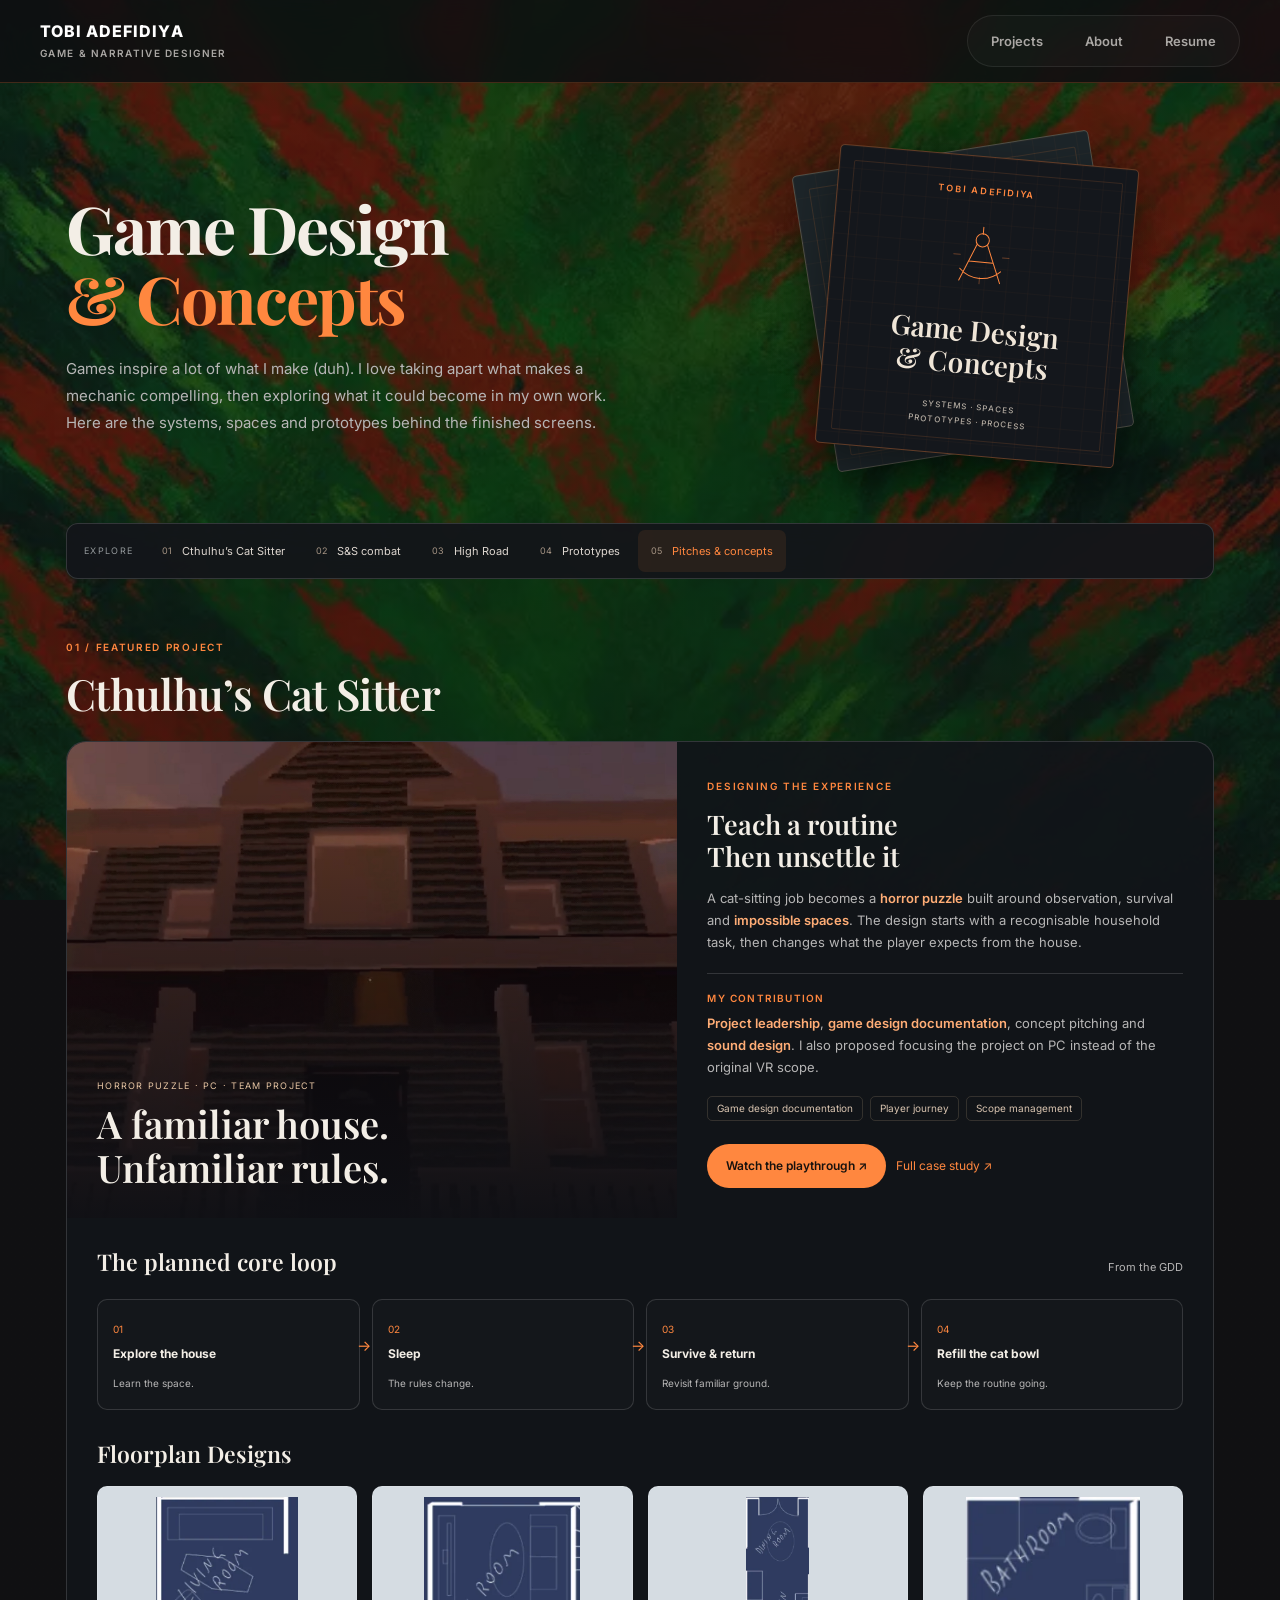
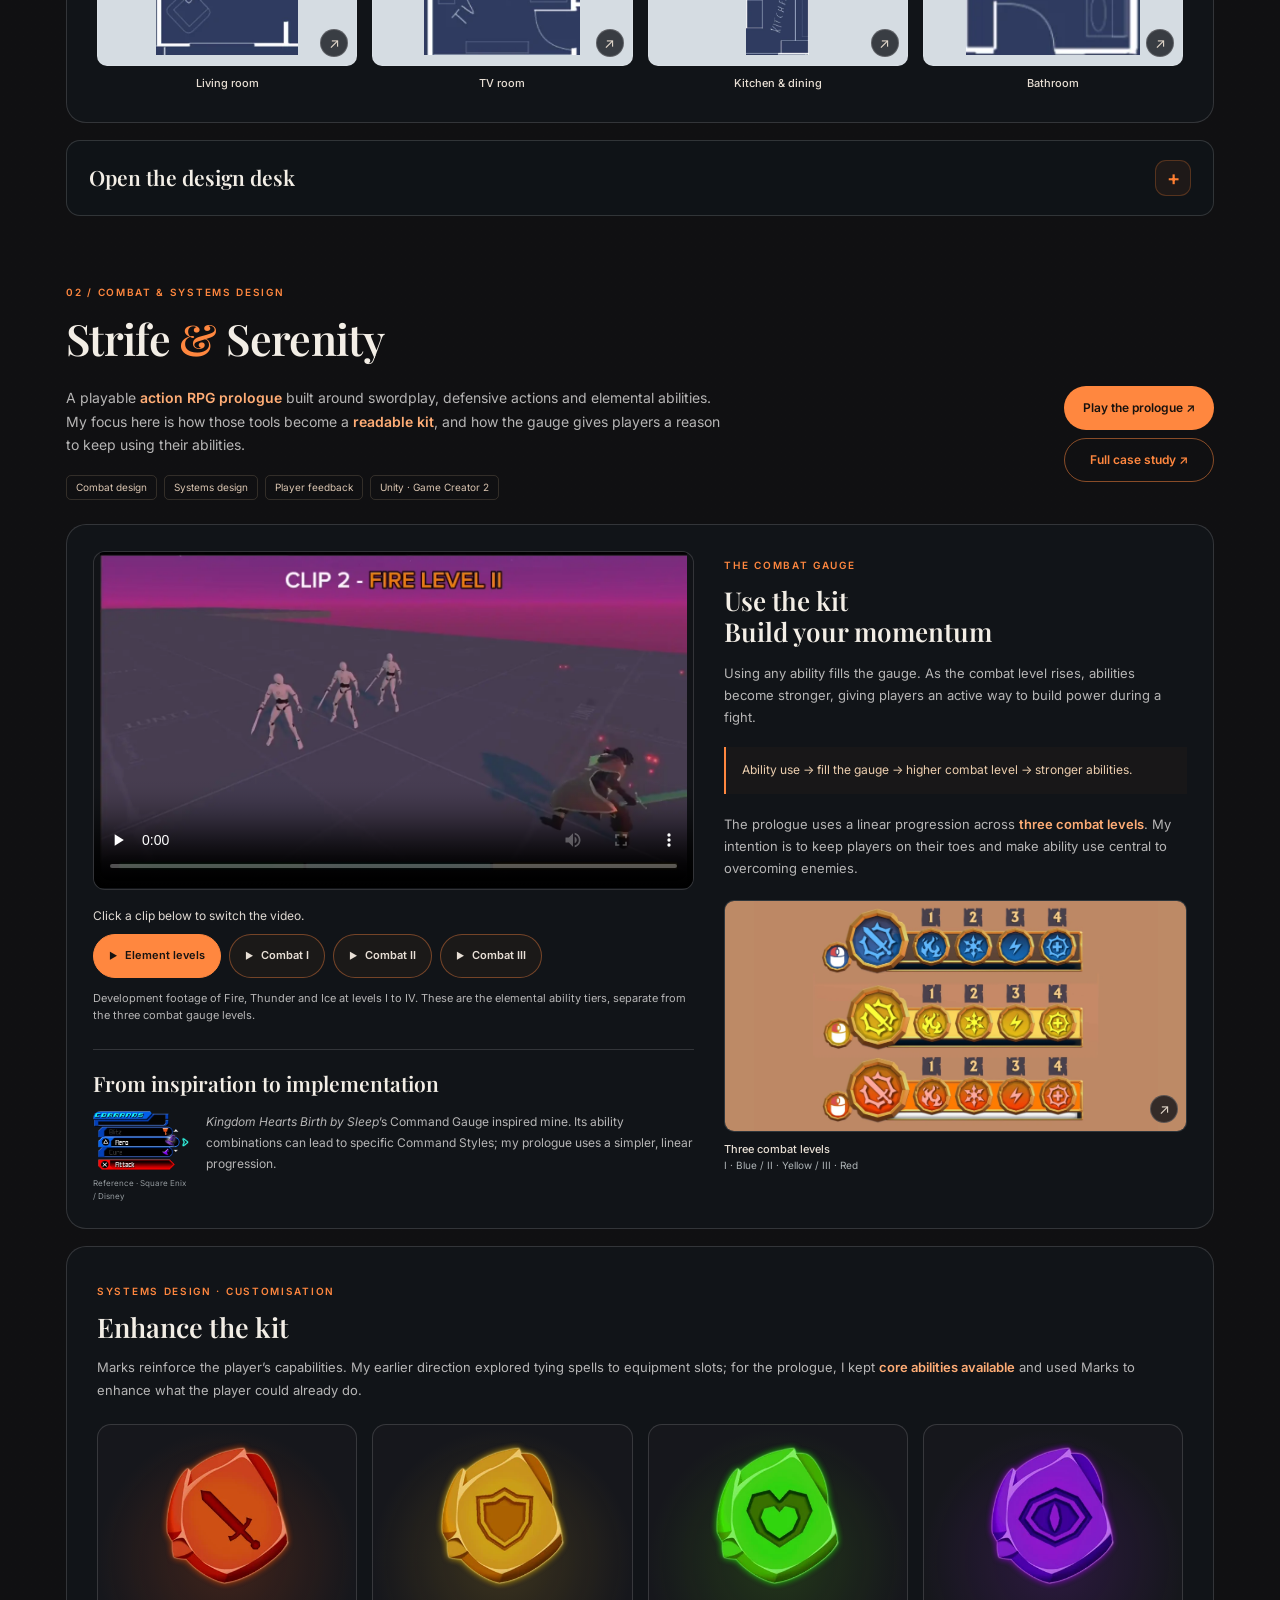
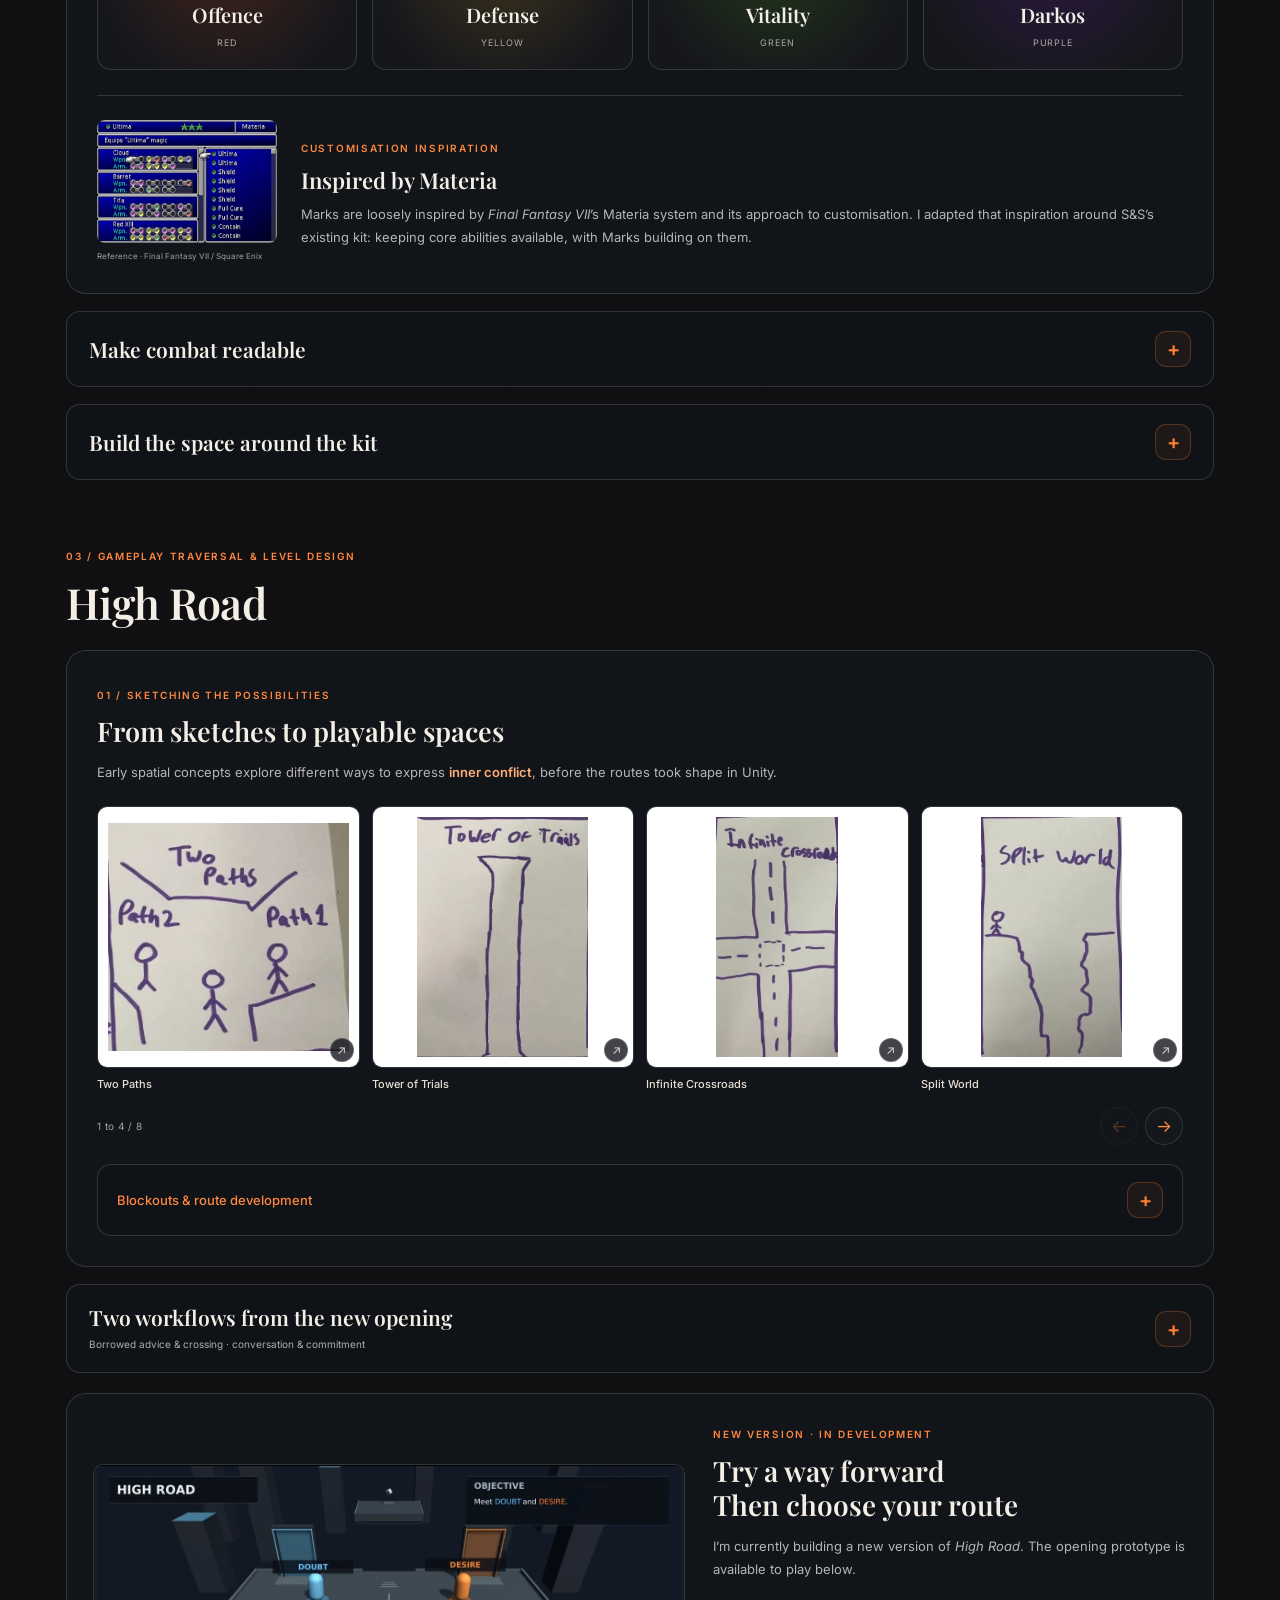
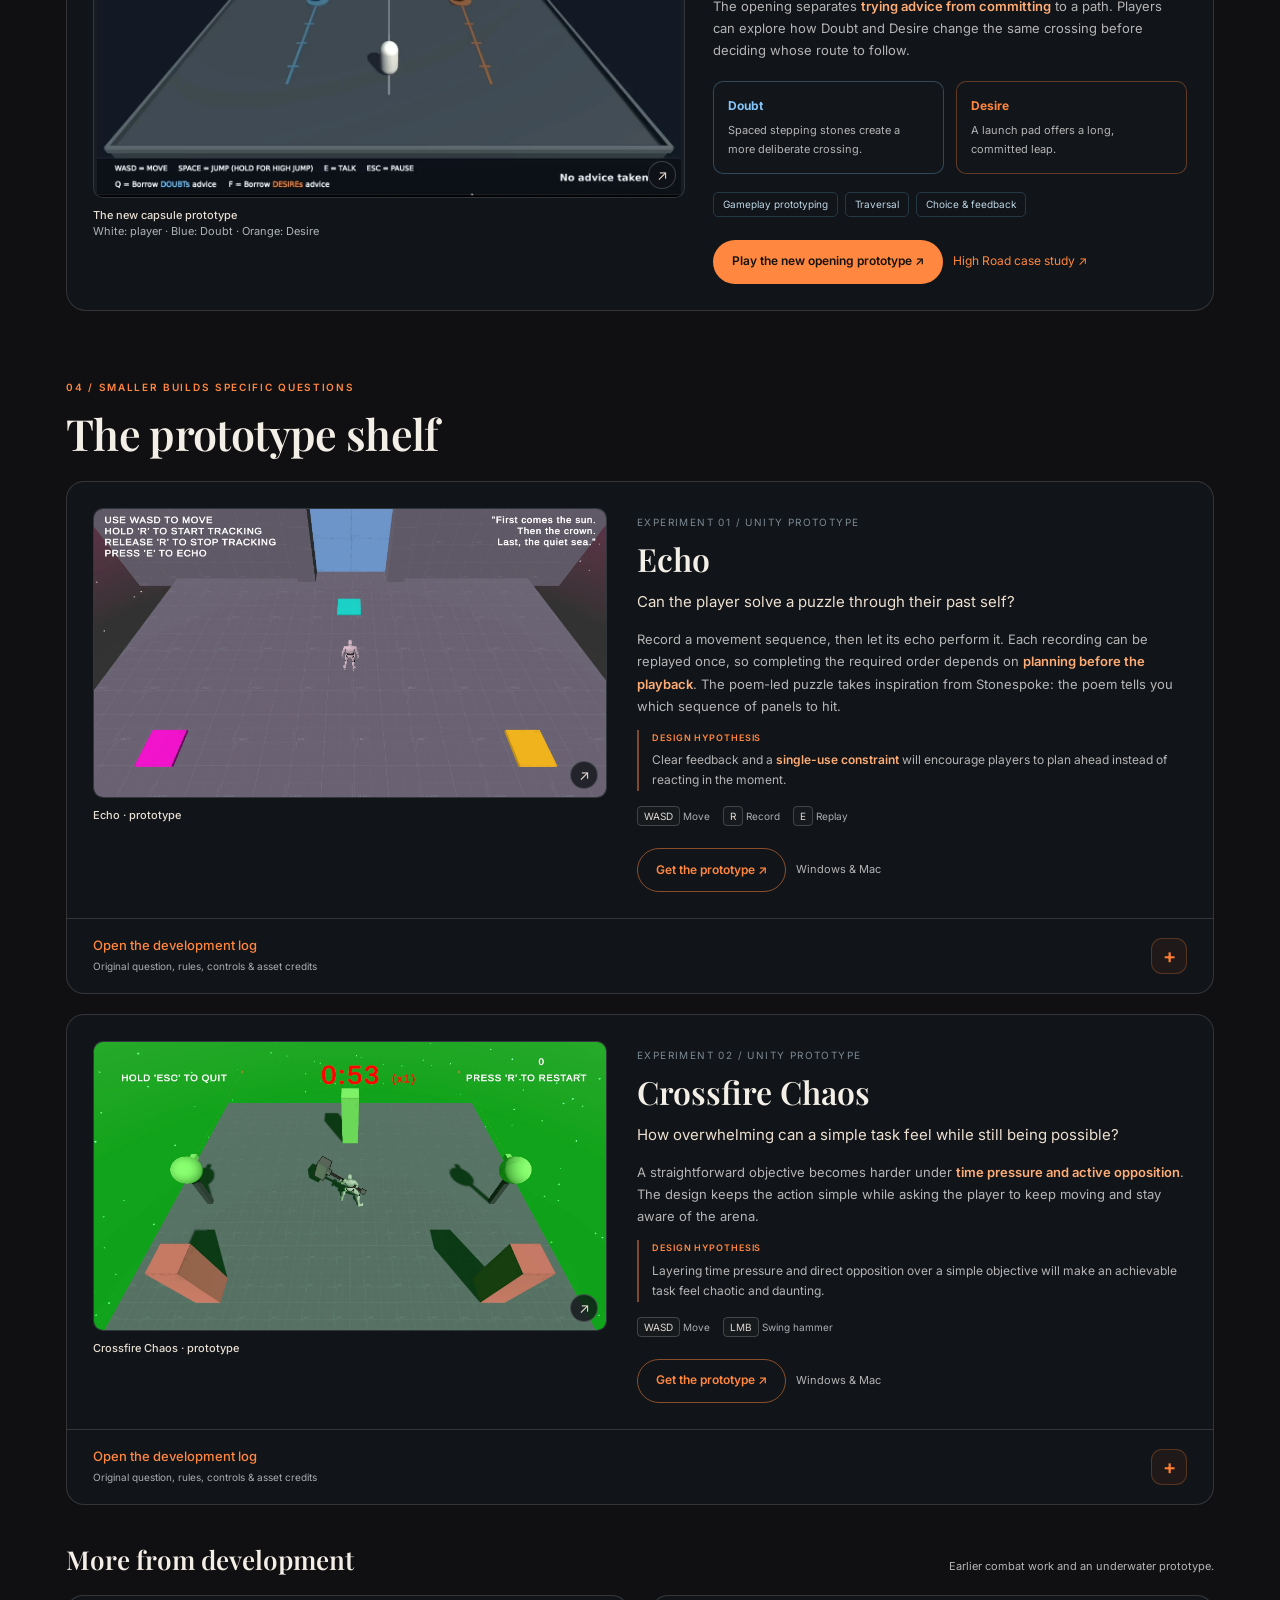
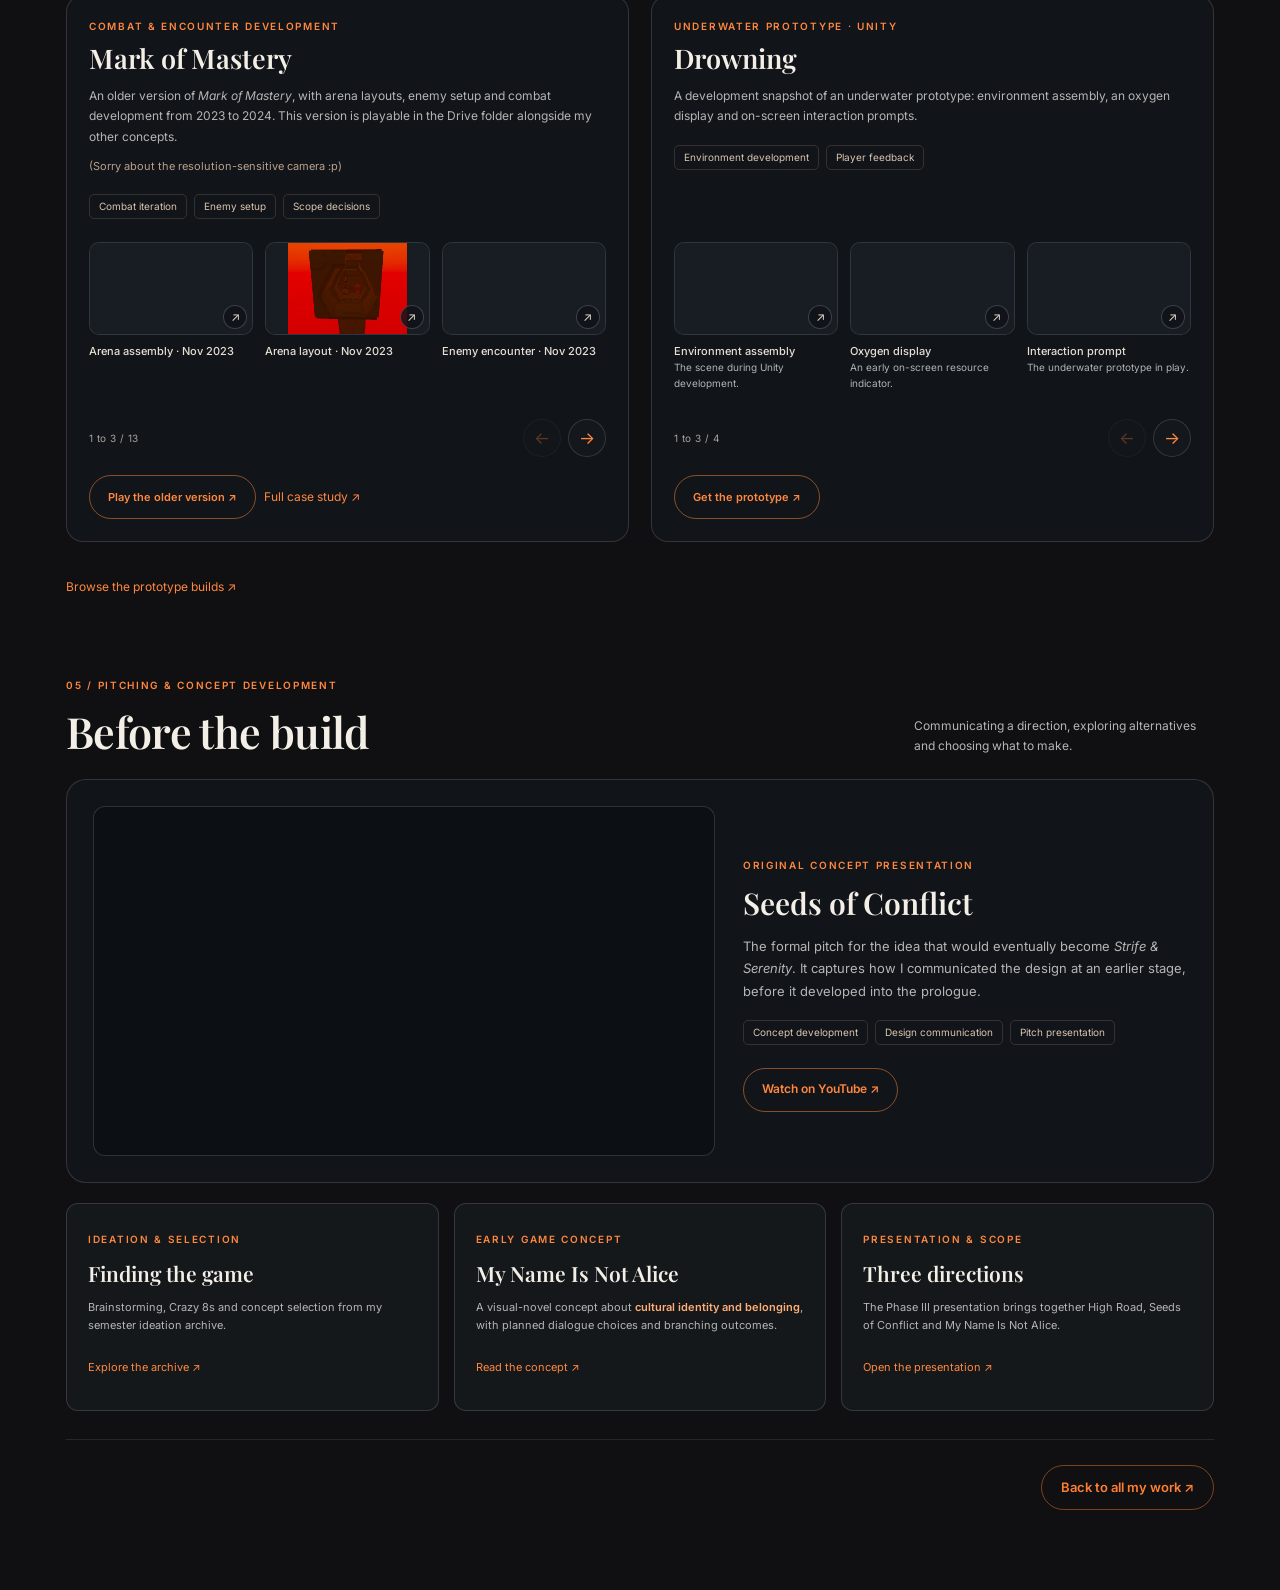
<file: design.html>
<!DOCTYPE html>
<html lang="en"><head><meta charset="utf-8"><meta name="viewport" content="width=device-width,initial-scale=1">
<title>Game Design &amp; Concepts: Tobi Adefidiya</title>
<meta name="description" content="Tobi Adefidiya’s game design work: combat and systems design, Unity prototypes, level blockouts, player feedback, game design documentation and concept pitches.">
<meta name="theme-color" content="#101418"><link rel="preconnect" href="https://fonts.googleapis.com"><link rel="preconnect" href="https://fonts.gstatic.com" crossorigin>
<link rel="stylesheet" href="assets/design/design.css"><link rel="stylesheet" href="assets/section-nav.css"><script src="assets/section-nav.js" defer></script><script src="assets/design/design.js" defer></script><link rel="stylesheet" href="assets/portfolio-chrome.css"><script src="assets/portfolio-chrome.js" defer></script><style id="disclosure-clarity">summary::after,summary .chev,.case-toggle,.collapse-btn{color:#ff7f32}summary:focus-visible{outline:2px solid #ff7f32;outline-offset:4px}</style><link rel="stylesheet" href="assets/portfolio-refinements.css"><link rel="stylesheet" href="assets/media-preview.css"></head>
<body id="top"><a class="skip" href="#main">Skip to design work</a>
<header class="site-header portfolio-header"><nav class="navbar" aria-label="Main navigation"><a class="header-brand" href="index.html" aria-label="Tobi Adefidiya: homepage"><span class="brand-copy"><span class="brand-name">TOBI ADEFIDIYA</span><span class="brand-role">GAME &amp; NARRATIVE DESIGNER</span></span></a><div class="navlinks"><a href="index.html#tobi-wheel-home" class="navlink">Projects</a><a href="index.html#about" class="navlink">About</a><a href="index.html#resume" class="navlink">Resume</a></div></nav></header>

<main id="main"><section class="hero" aria-labelledby="page-title"><div class="hero-copy"><h1 id="page-title">Game Design <span>&amp; Concepts</span></h1><div class="hero-introduction"><p class="intro">Games inspire a lot of what I make (duh). I love taking apart what makes a mechanic compelling, then exploring what it could become in my own work. Here are the systems, spaces and prototypes behind the finished screens.</p></div></div><div class="blueprint-scene" aria-hidden="true">
  <div class="blueprint-stack">
    <div class="blueprint-sheet blueprint-back">
      <svg viewbox="0 0 240 240" fill="none" stroke="currentColor" stroke-width="1">
        <path d="M35 43h170v154H35zM35 118h65V43M100 118h54v79M154 118h51M61 197v-34h39M154 75h51"></path>
        <path d="M22 25h196M22 21v8M218 21v8M22 211h196M22 207v8M218 207v8M20 43v154M16 43h8M16 197h8" opacity=".6"></path>
        <circle cx="100" cy="118" r="7"></circle><circle cx="154" cy="75" r="5"></circle>
      </svg>
    </div>
    <div class="blueprint-sheet blueprint-front">
      <div class="blueprint-name">TOBI ADEFIDIYA</div>
      <svg class="blueprint-compass" viewbox="0 0 112 112" fill="none" stroke="currentColor" stroke-width="1.5" stroke-linecap="round" stroke-linejoin="round">
        <path d="M56 12v11M48 39 25 95M64 39l23 56M38 65h36M25 77c17 17 45 17 62 0"></path>
        <circle cx="56" cy="32" r="10"></circle>
        <path d="M14 56h10M88 56h10M56 88v10" opacity=".35"></path>
      </svg>
      <div class="blueprint-title">Game Design<br>&amp; Concepts</div>
      <div class="blueprint-topics">SYSTEMS · SPACES<br>PROTOTYPES · PROCESS</div>
    </div>
  </div>
</div></section>
<nav class="jump-nav" aria-label="Design page sections"><span class="nav-label">Explore</span><a href="#featured"><small>01</small> Cthulhu’s Cat Sitter</a><a href="#strife"><small>02</small> S&amp;S combat</a><a href="#high-road"><small>03</small> High Road</a><a href="#prototypes"><small>04</small> Prototypes</a><a href="#design-pitch"><small>05</small> Pitches &amp; concepts</a></nav>

<section class="section" id="featured"><div class="section-heading"><div><span class="eyebrow">01 / Featured project</span><h2>Cthulhu’s Cat Sitter</h2></div></div>
<div class="panel"><div class="ccs-feature"><figure class="ccs-visual"><img src="assets/design/cthulhu-overview-1.jpg" alt="House environment in Cthulhu’s Cat Sitter" width="2330" height="1320" loading="lazy"><figcaption><small>HORROR PUZZLE · PC · TEAM PROJECT</small>A familiar house.<br>Unfamiliar rules.</figcaption></figure><div class="ccs-intro"><span class="label">Designing the experience</span><h3>Teach a routine<br>Then unsettle it</h3><p>A cat-sitting job becomes a <strong class="portfolio-keyword">horror puzzle</strong> built around observation, survival and <strong class="portfolio-keyword">impossible spaces</strong>. The design starts with a recognisable household task, then changes what the player expects from the house.</p><p class="role-line"><strong>My contribution</strong><strong class="portfolio-keyword">Project leadership</strong>, <strong class="portfolio-keyword">game design documentation</strong>, concept pitching and <strong class="portfolio-keyword">sound design</strong>. I also proposed focusing the project on PC instead of the original VR scope.</p><div class="tags"><span>Game design documentation</span><span>Player journey</span><span>Scope management</span></div><div class="actions"><a class="button solid" href="https://youtu.be/WuS2QeJ2ulQ" target="_self" rel="noopener">Watch the playthrough ↗</a><a class="text-link" href="projects/cthulhu-cat-sitter.html" target="_self" rel="noopener">Full case study ↗</a></div></div></div>
<div class="panel-pad" id="ccs-evidence"><div class="subheading"><h3>The planned core loop</h3><p>From the GDD</p></div><ol class="loop"><li><span class="step">01</span><b>Explore the house</b><small>Learn the space.</small></li><li><span class="step">02</span><b>Sleep</b><small>The rules change.</small></li><li><span class="step">03</span><b>Survive &amp; return</b><small>Revisit familiar ground.</small></li><li><span class="step">04</span><b>Refill the cat bowl</b><small>Keep the routine going.</small></li></ol><div class="subheading"><h3>Floorplan Designs</h3></div><div class="plan-grid" data-gallery><figure class="shot"><a href="assets/design/process/ccs-04.webp" data-image data-title="Living room" data-caption="" aria-label="Enlarge: Living room"><img src="assets/design/process/ccs-04.webp" alt="Living room" width="236" height="262" loading="lazy" decoding="async" class=""></a><figcaption><b>Living room</b></figcaption></figure><figure class="shot"><a href="assets/design/process/ccs-01.webp" data-image data-title="TV room" data-caption="" aria-label="Enlarge: TV room"><img src="assets/design/process/ccs-01.webp" alt="TV room" width="229" height="232" loading="lazy" decoding="async" class=""></a><figcaption><b>TV room</b></figcaption></figure><figure class="shot"><a href="assets/design/process/ccs-03.webp" data-image data-title="Kitchen &amp; dining" data-caption="" aria-label="Enlarge: Kitchen &amp; dining"><img src="assets/design/process/ccs-03.webp" alt="Kitchen &amp; dining" width="189" height="475" loading="lazy" decoding="async" class=""></a><figcaption><b>Kitchen &amp; dining</b></figcaption></figure><figure class="shot"><a href="assets/design/process/ccs-02.webp" data-image data-title="Bathroom" data-caption="" aria-label="Enlarge: Bathroom"><img src="assets/design/process/ccs-02.webp" alt="Bathroom" width="168" height="153" loading="lazy" decoding="async" class=""></a><figcaption><b>Bathroom</b></figcaption></figure></div></div></div>
<details class="drawer "><summary class="portfolio-disclosure-summary"><span><span class="summary-title">Open the design desk</span></span><span class="disclosure-indicator" aria-hidden="true">+</span></summary><div class="drawer-body"><div class="two-col section-copy"><div><span class="label">Player guidance</span><h3>Make the rules readable</h3><p>The GDD specifies proximity cues for interactable objects, sound for locked doors and <strong class="portfolio-keyword">environmental hints</strong> during the first trial’s chase. Each cue gives the player information they can act on.</p></div><div><span class="label">Team &amp; scope</span><h3>Set a direction the team can build</h3><p>I led the project and proposed the <strong class="portfolio-keyword">move from VR to PC</strong>. Each trial shares requirements for a spatial effect, a threat and a return to the house, with room for the team’s creative input.</p></div></div><div class="doc-list"><a class="doc" href="https://drive.google.com/file/d/1AkU-5s7mC6AqgwfJDrG_Y6hVtKlxrAl5/view" data-doc-preview="https://drive.google.com/file/d/1AkU-5s7mC6AqgwfJDrG_Y6hVtKlxrAl5/preview" data-title="Game design document" target="_self" rel="noopener"><div class="doc-head"><h4>Game design document</h4><span class="arrow">↗</span></div><p>My player journey, interaction rules and trial requirements. Retains the original PC/VR proposal.</p></a><a class="doc" href="https://drive.google.com/file/d/1AKpBo_HFzML4HmmXB2vvdiikEPIko5-H/view" data-doc-preview="https://drive.google.com/file/d/1AKpBo_HFzML4HmmXB2vvdiikEPIko5-H/preview" data-title="Concept pitch" target="_self" rel="noopener"><div class="doc-head"><h4>Concept pitch</h4><span class="arrow">↗</span></div><p>My presentation of the premise, audience, mechanics and visual direction.</p></a><a class="doc" href="assets/design/CCS_Research.pdf" data-doc-preview="assets/design/CCS_Research.pdf" data-title="Research write-up" target="_self" rel="noopener"><div class="doc-head"><h4>Research write-up</h4><span class="arrow">↗</span></div><p>Project research into impossible spaces, horror and the original platform direction.</p></a><a class="doc" href="assets/design/CCS_Tech_Notes.pdf" data-doc-preview="assets/design/CCS_Tech_Notes.pdf" data-title="Technical notes" target="_self" rel="noopener"><div class="doc-head"><h4>Technical notes</h4><span class="arrow">↗</span></div><p>Project notes on looping stairs, portal transitions and the asset workflow.</p></a></div><div class="actions"><a class="button" href="https://adaptable-radius-84c.notion.site/Year-2-Semester-2-befda9f8f33a4de0857efbb1102c60ac" target="_self" rel="noopener">Development blog ↗</a></div></div></details></section>

<section class="section" id="strife"><div class="section-heading"><div><span class="eyebrow">02 / Combat &amp; systems design</span><h2>Strife <em>&amp;</em> Serenity</h2></div></div><div class="project-intro"><div><p>A playable <strong class="portfolio-keyword">action RPG prologue</strong> built around swordplay, defensive actions and elemental abilities. My focus here is how those tools become a <strong class="portfolio-keyword">readable kit</strong>, and how the gauge gives players a reason to keep using their abilities.</p><div class="tags"><span>Combat design</span><span>Systems design</span><span>Player feedback</span><span>Unity · Game Creator 2</span></div></div><div class="actions"><a class="button solid" href="https://wabuzero.itch.io/strifeserenity" target="_self" rel="noopener">Play the prologue ↗</a><a class="button" href="projects/strife-and-serenity.html" target="_self" rel="noopener">Full case study ↗</a></div></div>
<div class="panel combat-layout"><div class="combat-media"><div class="player"><video id="combat-player" src="assets/design/process/element-levels.mp4" poster="assets/design/process/element-levels-poster.webp" controls playsinline preload="none" aria-label="Elemental ability levels" aria-describedby="clip-caption"><a href="assets/design/process/element-levels.mp4">Watch the elemental ability video</a></video><p class="clip-switch-hint" id="clip-switch-hint">Click a clip below to switch the video.</p><div class="clip-buttons" role="group" aria-label="Choose gameplay footage" aria-describedby="clip-switch-hint"><button type="button" data-video-src="assets/design/process/element-levels.mp4" data-poster="assets/design/process/element-levels-poster.webp" data-title="Elemental ability levels" data-caption="Development footage of Fire, Thunder and Ice at levels I to IV. These are the elemental ability tiers, separate from the three combat gauge levels." aria-controls="combat-player" aria-pressed="true"><span class="clip-play-icon" aria-hidden="true">▶</span>Element levels</button><button type="button" data-video-src="assets/design/process/combat-level-1.mp4" data-poster="assets/design/process/combat-level-1-poster.webp" data-title="Combat level I" data-caption="A longer prologue capture showing exploration, equipment and the start of combat at level I." aria-controls="combat-player" aria-pressed="false"><span class="clip-play-icon" aria-hidden="true">▶</span>Combat I</button><button type="button" data-video-src="assets/design/process/combat-level-2.mp4" data-poster="assets/design/process/combat-level-2-poster.webp" data-title="Combat level II" data-caption="A short encounter capture showing the transition from the blue gauge to the yellow combat level II gauge." aria-controls="combat-player" aria-pressed="false"><span class="clip-play-icon" aria-hidden="true">▶</span>Combat II</button><button type="button" data-video-src="assets/design/process/combat-level-3.mp4" data-poster="assets/design/process/combat-level-3-poster.webp" data-title="Combat level III" data-caption="An encounter capture showing the transition to the red combat level III gauge." aria-controls="combat-player" aria-pressed="false"><span class="clip-play-icon" aria-hidden="true">▶</span>Combat III</button></div><p class="clip-caption" id="clip-caption" aria-live="polite">Development footage of Fire, Thunder and Ice at levels I to IV. These are the elemental ability tiers, separate from the three combat gauge levels.</p></div><aside class="gauge-inspiration" aria-labelledby="gauge-inspiration"><h4 id="gauge-inspiration">From inspiration to implementation</h4><div class="inspiration-reference"><figure class="gauge-reference"><img src="assets/design/process/birth-by-sleep-reference.webp" alt="Command menu reference from Kingdom Hearts Birth by Sleep" width="310" height="191" loading="lazy" decoding="async" class=""><figcaption>Reference · Square Enix / Disney</figcaption></figure><div><p><em>Kingdom Hearts Birth by Sleep</em>’s Command Gauge inspired mine. Its ability combinations can lead to specific Command Styles; my prologue uses a simpler, linear progression.</p></div></div></aside></div><div class="combat-copy"><div><span class="label">The combat gauge</span><h3>Use the kit<br>Build your momentum</h3><p>Using any ability fills the gauge. As the combat level rises, abilities become stronger, giving players an active way to build power during a fight.</p><div class="rule">Ability use → fill the gauge → higher combat level → stronger abilities.</div><p>The prologue uses a linear progression across <strong class="portfolio-keyword">three combat levels</strong>. My intention is to keep players on their toes and make ability use central to overcoming enemies.</p></div><div class="gauge-thumb"><figure class="shot"><a href="assets/design/process/combat-gauges.webp" data-image data-title="Three combat levels" data-caption="I · Blue / II · Yellow / III · Red" aria-label="Enlarge: Three combat levels"><img src="assets/design/process/combat-gauges.webp" alt="Three combat levels" width="1920" height="1093" loading="lazy" decoding="async" class=""></a><figcaption><b>Three combat levels</b><br>I · Blue / II · Yellow / III · Red</figcaption></figure></div></div></div>
<div class="panel panel-pad marks-panel"><div class="section-copy marks-intro"><span class="label">Systems design · Customisation</span><h3>Enhance the kit</h3><p>Marks reinforce the player’s capabilities. My earlier direction explored tying spells to equipment slots; for the prologue, I kept <strong class="portfolio-keyword">core abilities available</strong> and used Marks to enhance what the player could already do.</p></div><div class="marks" data-gallery><figure class="mark" style="--glow:#e9541733"><a href="assets/design/process/mark-offence.webp" data-image data-title="Offence Mark" data-caption="Red · S&amp;S Mark artwork" aria-label="Enlarge Offence Mark"><img src="assets/design/process/mark-offence.webp" alt="Offence Mark" width="256" height="256" loading="lazy" decoding="async" class=""></a><figcaption><h4>Offence</h4><small>Red</small></figcaption></figure><figure class="mark" style="--glow:#d5a42333"><a href="assets/design/process/mark-defense.webp" data-image data-title="Defense Mark" data-caption="Yellow · S&amp;S Mark artwork" aria-label="Enlarge Defense Mark"><img src="assets/design/process/mark-defense.webp" alt="Defense Mark" width="256" height="256" loading="lazy" decoding="async" class=""></a><figcaption><h4>Defense</h4><small>Yellow</small></figcaption></figure><figure class="mark" style="--glow:#54b51033"><a href="assets/design/process/mark-vitality.webp" data-image data-title="Vitality Mark" data-caption="Green · S&amp;S Mark artwork" aria-label="Enlarge Vitality Mark"><img src="assets/design/process/mark-vitality.webp" alt="Vitality Mark" width="256" height="256" loading="lazy" decoding="async" class=""></a><figcaption><h4>Vitality</h4><small>Green</small></figcaption></figure><figure class="mark" style="--glow:#8420d233"><a href="assets/design/process/mark-darkos.webp" data-image data-title="Darkos Mark" data-caption="Purple · S&amp;S Mark artwork" aria-label="Enlarge Darkos Mark"><img src="assets/design/process/mark-darkos.webp" alt="Darkos Mark" width="256" height="256" loading="lazy" decoding="async" class=""></a><figcaption><h4>Darkos</h4><small>Purple</small></figcaption></figure></div><aside class="materia-reference"><figure><img src="assets/design/process/materia-reference.webp" alt="Final Fantasy VII Materia menu: reference image" width="633" height="433" loading="lazy" decoding="async" class=""><figcaption>Reference · Final Fantasy VII / Square Enix</figcaption></figure><div><span class="label">Customisation inspiration</span><h4>Inspired by Materia</h4><p>Marks are loosely inspired by <em>Final Fantasy VII</em>’s Materia system and its approach to customisation. I adapted that inspiration around S&amp;S’s existing kit: keeping core abilities available, with Marks building on them.</p></div></aside></div>
<details class="drawer "><summary class="portfolio-disclosure-summary"><span><span class="summary-title">Make combat readable</span></span><span class="disclosure-indicator" aria-hidden="true">+</span></summary><div class="drawer-body"><p>These development captures show the targeting states, <strong class="portfolio-keyword">combat testing</strong>, enemy colliders and projectile experiments behind the kit.</p><div class="gallery targeting" data-gallery><div style="--state:#9aa0a4"><figure class="shot"><a href="assets/design/process/strife-06.webp" data-image data-title="Out of range" data-caption="No coloured targeting outline." aria-label="Enlarge: Out of range"><img src="assets/design/process/strife-06.webp" alt="Out of range" width="954" height="522" loading="lazy" decoding="async" class=""></a><figcaption><b>Out of range</b><br>No coloured targeting outline.</figcaption></figure></div><div style="--state:#75b8fa"><figure class="shot"><a href="assets/design/process/strife-07.webp" data-image data-title="Target candidate" data-caption="Blue identifies a possible target." aria-label="Enlarge: Target candidate"><img src="assets/design/process/strife-07.webp" alt="Target candidate" width="949" height="551" loading="lazy" decoding="async" class=""></a><figcaption><b>Target candidate</b><br>Blue identifies a possible target.</figcaption></figure></div><div style="--state:#91ce57"><figure class="shot"><a href="assets/design/process/strife-04.webp" data-image data-title="Target locked" data-caption="Green confirms the selected enemy." aria-label="Enlarge: Target locked"><img src="assets/design/process/strife-04.webp" alt="Target locked" width="951" height="553" loading="lazy" decoding="async" class=""></a><figcaption><b>Target locked</b><br>Green confirms the selected enemy.</figcaption></figure></div></div><div class="subheading"><h3>Inside the combat build</h3><p>Unity development captures</p></div><div class="gallery two" data-gallery><figure class="shot"><a href="assets/design/process/strife-11.webp" data-image data-title="Combat testing" data-caption="Ka’Sipho in a dedicated test space." aria-label="Enlarge: Combat testing"><img src="assets/design/process/strife-11.webp" alt="Combat testing" width="1552" height="721" loading="lazy" decoding="async" class=""></a><figcaption><b>Combat testing</b><br>Ka’Sipho in a dedicated test space.</figcaption></figure><figure class="shot"><a href="assets/design/process/strife-05.webp" data-image data-title="Enemy AI &amp; colliders" data-caption="Enemy setup and collision volumes in Unity." aria-label="Enlarge: Enemy AI &amp; colliders"><img src="assets/design/process/strife-05.webp" alt="Enemy AI &amp; colliders" width="923" height="456" loading="lazy" decoding="async" class=""></a><figcaption><b>Enemy AI &amp; colliders</b><br>Enemy setup and collision volumes in Unity.</figcaption></figure><figure class="shot"><a href="assets/design/process/strife-14.webp" data-image data-title="Projectile experiment" data-caption="An early spell test in the development scene." aria-label="Enlarge: Projectile experiment"><img src="assets/design/process/strife-14.webp" alt="Projectile experiment" width="894" height="497" loading="lazy" decoding="async" class=""></a><figcaption><b>Projectile experiment</b><br>An early spell test in the development scene.</figcaption></figure><figure class="shot"><a href="assets/design/process/strife-13.webp" data-image data-title="Projectile experiment: another pass" data-caption="A second capture of the spell’s behaviour." aria-label="Enlarge: Projectile experiment: another pass"><img src="assets/design/process/strife-13.webp" alt="Projectile experiment: another pass" width="893" height="499" loading="lazy" decoding="async" class=""></a><figcaption><b>Projectile experiment: another pass</b><br>A second capture of the spell’s behaviour.</figcaption></figure></div><div class="reflection"><h4>What I would improve next</h4><p>Give players more combat practice before the boss, introduce encounters earlier, and make perfect parries and gauge upgrades easier to discover. These are the <strong class="portfolio-keyword">onboarding improvements</strong> identified in my prologue reflection.</p></div></div></details>
<details class="drawer "><summary class="portfolio-disclosure-summary"><span><span class="summary-title">Build the space around the kit</span></span><span class="disclosure-indicator" aria-hidden="true">+</span></summary><div class="drawer-body"><p>From building Gate Town to teaching movement, these captures show <strong class="portfolio-keyword">level development</strong> and the feedback around exploration.</p><div class="gallery single" data-gallery><figure class="shot"><a href="assets/design/process/strife-09.webp" data-image data-title="Gate Town · later build" data-caption="The space with its lighting and presentation in place." aria-label="Enlarge: Gate Town · later build"><img src="assets/design/process/strife-09.webp" alt="Gate Town · later build" width="1738" height="783" loading="lazy" decoding="async" class=""></a><figcaption><b>Gate Town · later build</b><br>The space with its lighting and presentation in place.</figcaption></figure></div><div class="subheading"><h3>Traversal prompts &amp; discovery</h3></div><div class="gallery " data-gallery><figure class="shot"><a href="assets/design/process/strife-02.webp" data-image data-title="Climbing instructions" data-caption="The controls are introduced alongside the climbing interaction." aria-label="Enlarge: Climbing instructions"><img src="assets/design/process/strife-02.webp" alt="Climbing instructions" width="1488" height="828" loading="lazy" decoding="async" class=""></a><figcaption><b>Climbing instructions</b><br>The controls are introduced alongside the climbing interaction.</figcaption></figure><figure class="shot"><a href="assets/design/process/strife-03.webp" data-image data-title="Climbing in play" data-caption="A capture of the wall traversal mechanic." aria-label="Enlarge: Climbing in play"><img src="assets/design/process/strife-03.webp" alt="Climbing in play" width="1489" height="826" loading="lazy" decoding="async" class=""></a><figcaption><b>Climbing in play</b><br>A capture of the wall traversal mechanic.</figcaption></figure><figure class="shot"><a href="assets/design/process/strife-10.webp" data-image data-title="Grapple prompt" data-caption="An on-screen prompt identifies the grapple action." aria-label="Enlarge: Grapple prompt"><img src="assets/design/process/strife-10.webp" alt="Grapple prompt" width="1487" height="830" loading="lazy" decoding="async" class=""></a><figcaption><b>Grapple prompt</b><br>An on-screen prompt identifies the grapple action.</figcaption></figure><figure class="shot"><a href="assets/design/process/strife-12.webp" data-image data-title="A boundary with context" data-caption="A locked-door response keeps the player oriented." aria-label="Enlarge: A boundary with context"><img src="assets/design/process/strife-12.webp" alt="A boundary with context" width="1496" height="831" loading="lazy" decoding="async" class=""></a><figcaption><b>A boundary with context</b><br>A locked-door response keeps the player oriented.</figcaption></figure><figure class="shot"><a href="assets/design/process/strife-01.webp" data-image data-title="Optional discovery" data-caption="The chest interface presents a lore item during exploration." aria-label="Enlarge: Optional discovery"><img src="assets/design/process/strife-01.webp" alt="Optional discovery" width="1411" height="780" loading="lazy" decoding="async" class=""></a><figcaption><b>Optional discovery</b><br>The chest interface presents a lore item during exploration.</figcaption></figure></div></div></details></section>

<section class="section" id="high-road"><div class="section-heading"><div><span class="eyebrow">03 / Gameplay traversal &amp; level design</span><h2>High Road</h2></div></div><div class="panel panel-pad road-development"><div class="section-copy"><span class="label">01 / Sketching the possibilities</span><h3>From sketches to playable spaces</h3><p>Early spatial concepts explore different ways to express <strong class="portfolio-keyword">inner conflict</strong>, before the routes took shape in Unity.</p></div><div class="capture-carousel concept-carousel" data-carousel aria-label="High Road concepts"><div class="carousel-track" data-gallery tabindex="0" aria-label="High Road concepts: scroll to browse"><figure class="shot"><a href="assets/design/process/high-road-05.webp" data-image data-title="Two Paths" data-caption="" aria-label="Enlarge: Two Paths"><img src="assets/design/process/high-road-05.webp" alt="Two Paths" width="261" height="248" loading="lazy" decoding="async" class=""></a><figcaption><b>Two Paths</b></figcaption></figure><figure class="shot"><a href="assets/design/process/high-road-06.webp" data-image data-title="Tower of Trials" data-caption="" aria-label="Enlarge: Tower of Trials"><img src="assets/design/process/high-road-06.webp" alt="Tower of Trials" width="241" height="338" loading="lazy" decoding="async" class=""></a><figcaption><b>Tower of Trials</b></figcaption></figure><figure class="shot"><a href="assets/design/process/high-road-07.webp" data-image data-title="Infinite Crossroads" data-caption="" aria-label="Enlarge: Infinite Crossroads"><img src="assets/design/process/high-road-07.webp" alt="Infinite Crossroads" width="169" height="333" loading="lazy" decoding="async" class=""></a><figcaption><b>Infinite Crossroads</b></figcaption></figure><figure class="shot"><a href="assets/design/process/high-road-08.webp" data-image data-title="Split World" data-caption="" aria-label="Enlarge: Split World"><img src="assets/design/process/high-road-08.webp" alt="Split World" width="197" height="335" loading="lazy" decoding="async" class=""></a><figcaption><b>Split World</b></figcaption></figure><figure class="shot"><a href="assets/design/process/high-road-09.webp" data-image data-title="Past Mistake Mirror" data-caption="" aria-label="Enlarge: Past Mistake Mirror"><img src="assets/design/process/high-road-09.webp" alt="Past Mistake Mirror" width="268" height="342" loading="lazy" decoding="async" class=""></a><figcaption><b>Past Mistake Mirror</b></figcaption></figure><figure class="shot"><a href="assets/design/process/high-road-10.webp" data-image data-title="Overcome" data-caption="" aria-label="Enlarge: Overcome"><img src="assets/design/process/high-road-10.webp" alt="Overcome" width="164" height="257" loading="lazy" decoding="async" class=""></a><figcaption><b>Overcome</b></figcaption></figure><figure class="shot"><a href="assets/design/process/high-road-11.webp" data-image data-title="Past Whispers" data-caption="" aria-label="Enlarge: Past Whispers"><img src="assets/design/process/high-road-11.webp" alt="Past Whispers" width="218" height="270" loading="lazy" decoding="async" class=""></a><figcaption><b>Past Whispers</b></figcaption></figure><figure class="shot"><a href="assets/design/process/high-road-12.webp" data-image data-title="Resolve" data-caption="" aria-label="Enlarge: Resolve"><img src="assets/design/process/high-road-12.webp" alt="Resolve" width="193" height="252" loading="lazy" decoding="async" class=""></a><figcaption><b>Resolve</b></figcaption></figure></div><div class="carousel-toolbar"><span class="carousel-status" aria-live="polite">8 images</span><div><button type="button" data-carousel-prev aria-label="Previous High Road concepts images">←</button><button type="button" data-carousel-next aria-label="Next High Road concepts images">→</button></div></div></div>
<details class="drawer "><summary class="portfolio-disclosure-summary"><span><span class="summary-title">Blockouts &amp; route development</span></span><span class="disclosure-indicator" aria-hidden="true">+</span></summary><div class="drawer-body"><span class="stage">Earlier route development</span><div class="gallery two" data-gallery><figure class="shot"><a href="assets/design/process/high-road-13.webp" data-image data-title="Platforming blockout" data-caption="Obstacle placement in the Unity editor." aria-label="Enlarge: Platforming blockout"><img src="assets/design/process/high-road-13.webp" alt="Platforming blockout" width="1030" height="541" loading="lazy" decoding="async" class=""></a><figcaption><b>Platforming blockout</b><br>Obstacle placement in the Unity editor.</figcaption></figure><figure class="shot"><a href="assets/design/process/high-road-14.webp" data-image data-title="Stealth blockout" data-caption="The stealth space during development." aria-label="Enlarge: Stealth blockout"><img src="assets/design/process/high-road-14.webp" alt="Stealth blockout" width="1919" height="960" loading="lazy" decoding="async" class=""></a><figcaption><b>Stealth blockout</b><br>The stealth space during development.</figcaption></figure><figure class="shot"><a href="assets/design/process/high-road-01.webp" data-image data-title="Desire route in play" data-caption="Platforming gives the route its physical rhythm." aria-label="Enlarge: Desire route in play"><img src="assets/design/process/high-road-01.webp" alt="Desire route in play" width="1919" height="1020" loading="lazy" decoding="async" class=""></a><figcaption><b>Desire route in play</b><br>Platforming gives the route its physical rhythm.</figcaption></figure><figure class="shot"><a href="assets/design/process/high-road-03.webp" data-image data-title="Doubt route in play" data-caption="The earlier route prototype uses careful movement and stealth." aria-label="Enlarge: Doubt route in play"><img src="assets/design/process/high-road-03.webp" alt="Doubt route in play" width="1919" height="1079" loading="lazy" decoding="async" class=""></a><figcaption><b>Doubt route in play</b><br>The earlier route prototype uses careful movement and stealth.</figcaption></figure></div><span class="stage">03 / Communicating choices</span><div class="gallery " data-gallery><figure class="shot"><a href="assets/design/process/high-road-17.webp" data-image data-title="Opening choice" data-caption="The player encounters both routes." aria-label="Enlarge: Opening choice"><img src="assets/design/process/high-road-17.webp" alt="Opening choice" width="1919" height="1079" loading="lazy" decoding="async" class=""></a><figcaption><b>Opening choice</b><br>The player encounters both routes.</figcaption></figure><figure class="shot"><a href="assets/design/process/high-road-16.webp" data-image data-title="Instruction prompt" data-caption="UI placement in the Unity canvas." aria-label="Enlarge: Instruction prompt"><img src="assets/design/process/high-road-16.webp" alt="Instruction prompt" width="1919" height="632" loading="lazy" decoding="async" class=""></a><figcaption><b>Instruction prompt</b><br>UI placement in the Unity canvas.</figcaption></figure><figure class="shot"><a href="assets/design/process/high-road-02.webp" data-image data-title="Speaking with Desire" data-caption="" aria-label="Enlarge: Speaking with Desire"><img src="assets/design/process/high-road-02.webp" alt="Speaking with Desire" width="1919" height="1020" loading="lazy" decoding="async" class=""></a><figcaption><b>Speaking with Desire</b></figcaption></figure><figure class="shot"><a href="assets/design/process/high-road-04.webp" data-image data-title="Speaking with Doubt" data-caption="" aria-label="Enlarge: Speaking with Doubt"><img src="assets/design/process/high-road-04.webp" alt="Speaking with Doubt" width="1919" height="1079" loading="lazy" decoding="async" class=""></a><figcaption><b>Speaking with Doubt</b></figcaption></figure><figure class="shot"><a href="assets/design/process/high-road-18.webp" data-image data-title="Doubt on Desire’s route" data-caption="" aria-label="Enlarge: Doubt on Desire’s route"><img src="assets/design/process/high-road-18.webp" alt="Doubt on Desire’s route" width="1919" height="1079" loading="lazy" decoding="async" class=""></a><figcaption><b>Doubt on Desire’s route</b></figcaption></figure><figure class="shot"><a href="assets/design/process/high-road-19.webp" data-image data-title="Desire on Doubt’s route" data-caption="" aria-label="Enlarge: Desire on Doubt’s route"><img src="assets/design/process/high-road-19.webp" alt="Desire on Doubt’s route" width="1919" height="1079" loading="lazy" decoding="async" class=""></a><figcaption><b>Desire on Doubt’s route</b></figcaption></figure></div></div></details></div>
<div id="high-road-workflows"><details class="drawer "><summary class="portfolio-disclosure-summary"><span><span class="summary-title">Two workflows from the new opening</span><span class="summary-meta">Borrowed advice &amp; crossing · conversation &amp; commitment</span></span><span class="disclosure-indicator" aria-hidden="true">+</span></summary><div class="drawer-body"><div class="flow-grid" data-gallery><article><h4>Borrowed advice &amp; the crossing</h4><figure class="shot"><a href="assets/design/High_Road_Advice_Flow.svg" data-image data-title="Borrowed advice &amp; the crossing" data-caption="Borrowing advice changes traversal without committing a route. Falls retain the current advice for another attempt; reflecting after a crossing records the approach and returns the player to the courtyard." aria-label="Enlarge Borrowed advice &amp; the crossing"><img src="assets/design/High_Road_Advice_Flow.svg" alt="Borrowing advice changes traversal without committing a route. Falls retain the current advice for another attempt; reflecting after a crossing records the approach and returns the player to the courtyard." loading="lazy"></a></figure><p>Borrowing advice changes traversal without committing a route. Falls retain the current advice for another attempt; reflecting after a crossing records the approach and returns the player to the courtyard.</p></article><article><h4>Conversation &amp; route commitment</h4><figure class="shot"><a href="assets/design/High_Road_Route_Flow.svg" data-image data-title="Conversation &amp; route commitment" data-caption="Talking and trying advice keep the route open. The player can back out of the offer or confirm the speaking voice’s route, which ends the opening slice." aria-label="Enlarge Conversation &amp; route commitment"><img src="assets/design/High_Road_Route_Flow.svg" alt="Talking and trying advice keep the route open. The player can back out of the offer or confirm the speaking voice’s route, which ends the opening slice." loading="lazy"></a></figure><p>Talking and trying advice keep the route open. The player can back out of the offer or confirm the speaking voice’s route, which ends the opening slice.</p></article></div><p class="note">Flows document the capsule opening’s Unity source. Use the prototype download to explore the build; the earlier route screenshots above show a separate stage of development.</p></div></details></div>
<div class="panel road-feature"><div data-gallery><figure class="shot"><a href="assets/design/process/high-road-15.webp" data-image data-title="The new capsule prototype" data-caption="White: player · Blue: Doubt · Orange: Desire" aria-label="Enlarge: The new capsule prototype"><img src="assets/design/process/high-road-15.webp" alt="The new capsule prototype" width="1272" height="724" loading="lazy" decoding="async" class=""></a><figcaption><b>The new capsule prototype</b><br>White: player · Blue: Doubt · Orange: Desire</figcaption></figure></div><div><span class="label">New version · In development</span><h3>Try a way forward<br>Then choose your route</h3><p>I’m currently building a new version of <em>High Road</em>. The opening prototype is available to play below.</p><p>The opening separates <strong class="portfolio-keyword">trying advice from committing</strong> to a path. Players can explore how Doubt and Desire change the same crossing before deciding whose route to follow.</p><div class="route-pair"><div class="route doubt"><b>Doubt</b><p>Spaced stepping stones create a more deliberate crossing.</p></div><div class="route desire"><b>Desire</b><p>A launch pad offers a long, committed leap.</p></div></div><div class="tags"><span>Gameplay prototyping</span><span>Traversal</span><span>Choice &amp; feedback</span></div><div class="actions"><a class="button solid" href="https://drive.google.com/file/d/1PABZvYUeiP4j7yAyowv9y7jLp_A9JocA/view" target="_self" rel="noopener">Play the new opening prototype ↗</a><a class="text-link" href="projects/high-road.html" target="_self" rel="noopener">High Road case study ↗</a></div></div></div></section>

<section class="section" id="prototypes"><div class="section-heading"><div><span class="eyebrow">04 / Smaller builds Specific questions</span><h2>The prototype shelf</h2></div></div><article class="prototype" id="echo"><div class="proto-main"><div class="proto-image" data-gallery><figure class="shot"><a href="assets/design/process/echo-01.webp" data-image data-title="Echo · prototype" data-caption="" aria-label="Enlarge: Echo · prototype"><img src="assets/design/process/echo-01.webp" alt="Echo · prototype" width="1919" height="1078" loading="lazy" decoding="async" class=""></a><figcaption><b>Echo · prototype</b></figcaption></figure></div><div class="proto-copy"><span class="proto-number">EXPERIMENT 01 / UNITY PROTOTYPE</span><h3>Echo</h3><p class="question">Can the player solve a puzzle through their past self?</p><p>Record a movement sequence, then let its echo perform it. Each recording can be replayed once, so completing the required order depends on <strong class="portfolio-keyword">planning before the playback</strong>. The poem-led puzzle takes inspiration from Stonespoke: the poem tells you which sequence of panels to hit.</p><p class="hypothesis"><strong>Design hypothesis</strong>Clear feedback and a <strong class="portfolio-keyword">single-use constraint</strong> will encourage players to plan ahead instead of reacting in the moment.</p><div class="proto-controls"><span><kbd>WASD</kbd> Move</span><span><kbd>R</kbd> Record</span><span><kbd>E</kbd> Replay</span></div><div class="actions"><a class="button" href="https://drive.google.com/file/d/1M1GTvtsvn0k6jE9WD4wd66Aai8kzIw8Q/view" target="_self" rel="noopener">Get the prototype ↗</a><span class="micro muted">Windows &amp; Mac</span></div></div></div><details class="drawer "><summary class="portfolio-disclosure-summary"><span><span class="summary-title">Open the development log</span><span class="summary-meta">Original question, rules, controls &amp; asset credits</span></span><span class="disclosure-indicator" aria-hidden="true">+</span></summary><div class="drawer-body"><div class="log-layout"><div><div class="subheading"><h3>Original development log</h3></div><div class="original-log" tabindex="0" aria-label="Echo development log">Tobi Adefidiya

Echo is my prototype that explores whether a puzzle game can be built around absence rather than presence. Instead of directly interacting with the world to progress, the player records their own movements and relies on an echo of those past actions to solve puzzles. This prototype is built around the theme “what remains”, asking the player to think ahead and consider the consequences of actions.

Build Notes:

Question:
Can a puzzle be solved by removing the player from the action and forcing them to rely on their past self?

Hypothesis:
If a player is given clear feedback and constraints, they will adapt to solving problems indirectly by planning their actions in advance rather than reacting in the moment.

Inputs:
Keyboard movement (WASD)
Record action (R)
Replay echo (E)

Additional instructions/useful info:
Players must record their movement before attempting to progress. Echoes can only be used once per recording, and puzzles require completing actions in a specific order during a single playback.

Third-party / found assets &amp; libraries:
Unity
Free sound effects
Placeholder models and materials, Unity Asset Store</div><div class="actions tight"><a class="text-link" href="assets/design/process/echo-dev-log.txt" target="_self" rel="noopener">Open the full log ↗</a></div></div><div><figure class="shot"><a href="assets/design/process/echo-drive-144522.webp" data-image data-title="Player and echo in the puzzle space" data-caption="" aria-label="Enlarge: Player and echo in the puzzle space"><img src="assets/design/process/echo-drive-144522.webp" alt="Player and echo in the puzzle space" width="1918" height="1017" loading="lazy" decoding="async" class=""></a><figcaption><b>Player and echo in the puzzle space</b></figcaption></figure><p class="credit">Prototype credits include Unity, free sound effects and placeholder models/materials from the Unity Asset Store.</p></div></div></div></details></article><article class="prototype" id="crossfire"><div class="proto-main"><div class="proto-image" data-gallery><figure class="shot"><a href="assets/design/process/crossfire-01.webp" data-image data-title="Crossfire Chaos · prototype" data-caption="" aria-label="Enlarge: Crossfire Chaos · prototype"><img src="assets/design/process/crossfire-01.webp" alt="Crossfire Chaos · prototype" width="1919" height="1079" loading="lazy" decoding="async" class=""></a><figcaption><b>Crossfire Chaos · prototype</b></figcaption></figure></div><div class="proto-copy"><span class="proto-number">EXPERIMENT 02 / UNITY PROTOTYPE</span><h3>Crossfire Chaos</h3><p class="question">How overwhelming can a simple task feel while still being possible?</p><p>A straightforward objective becomes harder under <strong class="portfolio-keyword">time pressure and active opposition</strong>. The design keeps the action simple while asking the player to keep moving and stay aware of the arena.</p><p class="hypothesis"><strong>Design hypothesis</strong>Layering time pressure and direct opposition over a simple objective will make an achievable task feel chaotic and daunting.</p><div class="proto-controls"><span><kbd>WASD</kbd> Move</span><span><kbd>LMB</kbd> Swing hammer</span></div><div class="actions"><a class="button" href="https://drive.google.com/file/d/19oAIiYjC1cqS1YQzpbWkCPrunHCHuH4y/view" target="_self" rel="noopener">Get the prototype ↗</a><span class="micro muted">Windows &amp; Mac</span></div></div></div><details class="drawer "><summary class="portfolio-disclosure-summary"><span><span class="summary-title">Open the development log</span><span class="summary-meta">Original question, rules, controls &amp; asset credits</span></span><span class="disclosure-indicator" aria-hidden="true">+</span></summary><div class="drawer-body"><div class="log-layout"><div><div class="subheading"><h3>Original development log</h3></div><div class="original-log" tabindex="0" aria-label="Crossfire Chaos development log">Tobi Adefidiya

Crossfire Chaos is my prototype that explores how a simple objective can be made overwhelming through pressure and opposition. The player is tasked with a straightforward goal, but the addition of time constraints and active threats creates a sense of chaos and urgency. The intention was to make the task feel almost impossible at first glance, while still being achievable through persistence and determination.

Build Notes

Question:
Can a task be made to feel chaotic and daunting while still remaining possible?

Hypothesis:
If a simple objective is layered with time pressure and direct opposition, players will perceive the challenge as overwhelming even though the underlying task remains achievable.

Inputs:
Keyboard movement (WASD)
Swing Hammer (LMB/Left Mouse Button)

Additional instructions/useful info:
Players are encouraged to keep moving and stay aware of their surroundings. The experience is designed to feel intense and stressful, even though the core objective itself is simple.

Third-party/found assets &amp; libraries:
Unity Starter Assets
Free sound effects from itch.io asset packs
Placeholder models and materials, Unity Asset Store
Placeholder music, YouTube</div><div class="actions tight"><a class="text-link" href="assets/design/process/crossfire-chaos-dev-log.txt" target="_self" rel="noopener">Open the full log ↗</a></div></div><div><figure class="shot"><a href="assets/design/process/crossfire-drive-145357.webp" data-image data-title="Bronze, silver or gold" data-caption="When the timer ends, the number of blocks hit determines a bronze, silver or gold rank." aria-label="Enlarge: Bronze, silver or gold"><img src="assets/design/process/crossfire-drive-145357.webp" alt="Bronze, silver or gold" width="1918" height="1078" loading="lazy" decoding="async" class=""></a><figcaption><b>Bronze, silver or gold</b><br>When the timer ends, the number of blocks hit determines a bronze, silver or gold rank.</figcaption></figure><p class="credit">Prototype credits include Unity Starter Assets, itch.io sound effects, Unity Asset Store placeholders and placeholder music from YouTube.</p></div></div></div></details></article>
<div class="archive-title"><h3>More from development</h3><p>Earlier combat work and an underwater prototype.</p></div><div class="mini-projects"><article class="mini-project"><div class="mini-copy"><span class="label">Combat &amp; encounter development</span><h3>Mark of Mastery</h3><p>An older version of <em>Mark of Mastery</em>, with arena layouts, enemy setup and combat development from 2023 to 2024. This version is playable in the Drive folder alongside my other concepts.</p><p class="camera-note">(Sorry about the resolution-sensitive camera :p)</p><div class="tags"><span>Combat iteration</span><span>Enemy setup</span><span>Scope decisions</span></div><div class="capture-carousel " data-carousel aria-label="Mark of Mastery development"><div class="carousel-track" data-gallery tabindex="0" aria-label="Mark of Mastery development: scroll to browse"><figure class="shot"><a href="assets/design/process/mastery-01.webp" data-image data-title="Arena assembly · Nov 2023" data-caption="" aria-label="Enlarge: Arena assembly · Nov 2023"><img src="assets/design/process/mastery-01.webp" alt="Arena assembly · Nov 2023" width="1393" height="1004" loading="lazy" decoding="async" class=""></a><figcaption><b>Arena assembly · Nov 2023</b></figcaption></figure><figure class="shot"><a href="assets/design/process/mastery-02.webp" data-image data-title="Arena layout · Nov 2023" data-caption="" aria-label="Enlarge: Arena layout · Nov 2023"><img src="assets/design/process/mastery-02.webp" alt="Arena layout · Nov 2023" width="470" height="361" loading="lazy" decoding="async" class=""></a><figcaption><b>Arena layout · Nov 2023</b></figcaption></figure><figure class="shot"><a href="assets/design/process/mastery-03.webp" data-image data-title="Enemy encounter · Nov 2023" data-caption="" aria-label="Enlarge: Enemy encounter · Nov 2023"><img src="assets/design/process/mastery-03.webp" alt="Enemy encounter · Nov 2023" width="909" height="516" loading="lazy" decoding="async" class=""></a><figcaption><b>Enemy encounter · Nov 2023</b></figcaption></figure><figure class="shot"><a href="assets/design/process/mastery-04.webp" data-image data-title="Enemy collider setup · Nov 2023" data-caption="" aria-label="Enlarge: Enemy collider setup · Nov 2023"><img src="assets/design/process/mastery-04.webp" alt="Enemy collider setup · Nov 2023" width="890" height="518" loading="lazy" decoding="async" class=""></a><figcaption><b>Enemy collider setup · Nov 2023</b></figcaption></figure><figure class="shot"><a href="assets/design/process/mastery-05.webp" data-image data-title="Melee combat test · Nov 2023" data-caption="" aria-label="Enlarge: Melee combat test · Nov 2023"><img src="assets/design/process/mastery-05.webp" alt="Melee combat test · Nov 2023" width="780" height="467" loading="lazy" decoding="async" class=""></a><figcaption><b>Melee combat test · Nov 2023</b></figcaption></figure><figure class="shot"><a href="assets/design/process/mastery-06.webp" data-image data-title="Dialogue presentation · Jan 2024" data-caption="" aria-label="Enlarge: Dialogue presentation · Jan 2024"><img src="assets/design/process/mastery-06.webp" alt="Dialogue presentation · Jan 2024" width="1278" height="716" loading="lazy" decoding="async" class=""></a><figcaption><b>Dialogue presentation · Jan 2024</b></figcaption></figure><figure class="shot"><a href="assets/design/process/mastery-07.webp" data-image data-title="Arena challenge screen · Jan 2024" data-caption="" aria-label="Enlarge: Arena challenge screen · Jan 2024"><img src="assets/design/process/mastery-07.webp" alt="Arena challenge screen · Jan 2024" width="1920" height="1019" loading="lazy" decoding="async" class=""></a><figcaption><b>Arena challenge screen · Jan 2024</b></figcaption></figure><figure class="shot"><a href="assets/design/process/mastery-08.webp" data-image data-title="Combat test · Jul 2024" data-caption="" aria-label="Enlarge: Combat test · Jul 2024"><img src="assets/design/process/mastery-08.webp" alt="Combat test · Jul 2024" width="717" height="394" loading="lazy" decoding="async" class=""></a><figcaption><b>Combat test · Jul 2024</b></figcaption></figure><figure class="shot"><a href="assets/design/process/mastery-09.webp" data-image data-title="Range setup in Unity · Jul 2024" data-caption="" aria-label="Enlarge: Range setup in Unity · Jul 2024"><img src="assets/design/process/mastery-09.webp" alt="Range setup in Unity · Jul 2024" width="952" height="564" loading="lazy" decoding="async" class=""></a><figcaption><b>Range setup in Unity · Jul 2024</b></figcaption></figure><figure class="shot"><a href="assets/design/process/mastery-10.webp" data-image data-title="Arena gates · Sep 2024" data-caption="" aria-label="Enlarge: Arena gates · Sep 2024"><img src="assets/design/process/mastery-10.webp" alt="Arena gates · Sep 2024" width="1053" height="583" loading="lazy" decoding="async" class=""></a><figcaption><b>Arena gates · Sep 2024</b></figcaption></figure><figure class="shot"><a href="assets/design/process/mastery-11.webp" data-image data-title="Encounter dialogue · Sep 2024" data-caption="" aria-label="Enlarge: Encounter dialogue · Sep 2024"><img src="assets/design/process/mastery-11.webp" alt="Encounter dialogue · Sep 2024" width="1056" height="585" loading="lazy" decoding="async" class=""></a><figcaption><b>Encounter dialogue · Sep 2024</b></figcaption></figure><figure class="shot"><a href="assets/design/process/mastery-12.webp" data-image data-title="Boss introduction · Sep 2024" data-caption="" aria-label="Enlarge: Boss introduction · Sep 2024"><img src="assets/design/process/mastery-12.webp" alt="Boss introduction · Sep 2024" width="1045" height="588" loading="lazy" decoding="async" class=""></a><figcaption><b>Boss introduction · Sep 2024</b></figcaption></figure><figure class="shot"><a href="assets/design/process/mastery-13.webp" data-image data-title="Creature encounter · Sep 2024" data-caption="" aria-label="Enlarge: Creature encounter · Sep 2024"><img src="assets/design/process/mastery-13.webp" alt="Creature encounter · Sep 2024" width="1056" height="481" loading="lazy" decoding="async" class=""></a><figcaption><b>Creature encounter · Sep 2024</b></figcaption></figure></div><div class="carousel-toolbar"><span class="carousel-status" aria-live="polite">13 images</span><div><button type="button" data-carousel-prev aria-label="Previous Mark of Mastery development images">←</button><button type="button" data-carousel-next aria-label="Next Mark of Mastery development images">→</button></div></div></div><div class="actions"><a class="button" href="https://drive.google.com/drive/folders/1OS1Zi-dJXIIpaML2AGLdRDKddb3kdUUE?usp=sharing" target="_self" rel="noopener">Play the older version ↗</a><a class="text-link" href="projects/mark-of-mastery.html" target="_self" rel="noopener">Full case study ↗</a></div></div></article><article class="mini-project"><div class="mini-copy"><span class="label">Underwater prototype · Unity</span><h3>Drowning</h3><p>A development snapshot of an underwater prototype: environment assembly, an oxygen display and on-screen interaction prompts.</p><div class="tags"><span>Environment development</span><span>Player feedback</span></div><div class="capture-carousel " data-carousel aria-label="Drowning development"><div class="carousel-track" data-gallery tabindex="0" aria-label="Drowning development: scroll to browse"><figure class="shot"><a href="assets/design/process/drowning-01.webp" data-image data-title="Environment assembly" data-caption="The scene during Unity development." aria-label="Enlarge: Environment assembly"><img src="assets/design/process/drowning-01.webp" alt="Environment assembly" width="608" height="520" loading="lazy" decoding="async" class=""></a><figcaption><b>Environment assembly</b><br>The scene during Unity development.</figcaption></figure><figure class="shot"><a href="assets/design/process/drowning-02.webp" data-image data-title="Oxygen display" data-caption="An early on-screen resource indicator." aria-label="Enlarge: Oxygen display"><img src="assets/design/process/drowning-02.webp" alt="Oxygen display" width="433" height="819" loading="lazy" decoding="async" class=""></a><figcaption><b>Oxygen display</b><br>An early on-screen resource indicator.</figcaption></figure><figure class="shot"><a href="assets/design/process/drowning-03.webp" data-image data-title="Interaction prompt" data-caption="The underwater prototype in play." aria-label="Enlarge: Interaction prompt"><img src="assets/design/process/drowning-03.webp" alt="Interaction prompt" width="1920" height="1200" loading="lazy" decoding="async" class=""></a><figcaption><b>Interaction prompt</b><br>The underwater prototype in play.</figcaption></figure><figure class="shot"><a href="assets/design/process/drowning-04.webp" data-image data-title="Aiming &amp; controls" data-caption="A gameplay capture with the control legend." aria-label="Enlarge: Aiming &amp; controls"><img src="assets/design/process/drowning-04.webp" alt="Aiming &amp; controls" width="1920" height="1200" loading="lazy" decoding="async" class=""></a><figcaption><b>Aiming &amp; controls</b><br>A gameplay capture with the control legend.</figcaption></figure></div><div class="carousel-toolbar"><span class="carousel-status" aria-live="polite">4 images</span><div><button type="button" data-carousel-prev aria-label="Previous Drowning development images">←</button><button type="button" data-carousel-next aria-label="Next Drowning development images">→</button></div></div></div><div class="actions"><a class="button" href="https://drive.google.com/file/d/17YfW1hVynD4WXCfpVuJ-r-cWUMVCxVa1/view" target="_self" rel="noopener">Get the prototype ↗</a></div></div></article></div>
<div class="actions"><a class="text-link" href="https://drive.google.com/drive/folders/1OS1Zi-dJXIIpaML2AGLdRDKddb3kdUUE?usp=sharing" target="_self" rel="noopener">Browse the prototype builds ↗</a></div></section>

<section class="section" id="design-pitch"><div class="section-heading"><div><span class="eyebrow">05 / Pitching &amp; concept development</span><h2>Before the build</h2></div><p>Communicating a direction, exploring alternatives and choosing what to make.</p></div><div class="panel pitch"><div class="embed"><iframe src="https://www.youtube-nocookie.com/embed/bzhM9H4SRSc" title="Seeds of Conflict: concept pitch presentation" loading="lazy" allow="accelerometer; autoplay; clipboard-write; encrypted-media; gyroscope; picture-in-picture; web-share" allowfullscreen></iframe></div><div><span class="label">Original concept presentation</span><h3>Seeds of Conflict</h3><p>The formal pitch for the idea that would eventually become <em>Strife &amp; Serenity</em>. It captures how I communicated the design at an earlier stage, before it developed into the prologue.</p><div class="tags"><span>Concept development</span><span>Design communication</span><span>Pitch presentation</span></div><div class="actions"><a class="button" href="https://www.youtube.com/watch?v=bzhM9H4SRSc" target="_self" rel="noopener">Watch on YouTube ↗</a></div></div></div>
<div class="archive-links" id="concepts"><article class="archive-link"><span class="label">Ideation &amp; selection</span><h4>Finding the game</h4><p>Brainstorming, Crazy 8s and concept selection from my semester ideation archive.</p><a class="text-link" href="https://adaptable-radius-84c.notion.site/Tobi-Adefidiya-Semester-I-Portfolio-Ideation-12a927cda10680a387f4d474ba6bcefb" target="_self" rel="noopener">Explore the archive ↗</a></article><article class="archive-link"><span class="label">Early game concept</span><h4>My Name Is Not Alice</h4><p>A visual-novel concept about <strong class="portfolio-keyword">cultural identity and belonging</strong>, with planned dialogue choices and branching outcomes.</p><a class="text-link" href="https://adaptable-radius-84c.notion.site/Game-Idea-III-My-Name-Is-Not-Alice-131927cda1068001852dedda29280755?pvs=25" target="_self" rel="noopener">Read the concept ↗</a></article><article class="archive-link"><span class="label">Presentation &amp; scope</span><h4>Three directions</h4><p>The Phase III presentation brings together High Road, Seeds of Conflict and My Name Is Not Alice.</p><a class="text-link" href="https://adaptable-radius-84c.notion.site/Phase-III-Conclusion-179927cda106802aa7ebd5a03610944d?pvs=25" target="_self" rel="noopener">Open the presentation ↗</a></article></div></section>
<div class="endnote portfolio-footer"><a href="index.html" class="button portfolio-back">Back to all my work ↗</a></div></main>
<dialog class="viewer" id="design-viewer" aria-labelledby="viewer-title"><div class="viewer-bar"><h2 id="viewer-title">Development material</h2><div class="viewer-tools"><a id="viewer-fallback" href="#" target="_self" rel="noopener">Open separately ↗</a><button id="viewer-zoom" type="button" aria-pressed="false">Zoom in</button><button id="viewer-close" type="button" autofocus>Close ×</button></div></div><div class="viewer-body" id="viewer-body"></div><div class="viewer-bottom"><p id="viewer-caption"></p><div class="gallery-controls" id="gallery-controls"><button type="button" id="gallery-prev" aria-label="Previous image">←</button><span id="gallery-count" aria-live="polite"></span><button type="button" id="gallery-next" aria-label="Next image">→</button></div></div></dialog>
<script src="assets/portfolio-refinements.js"></script><script src="assets/media-preview.js"></script></body></html>
</file>
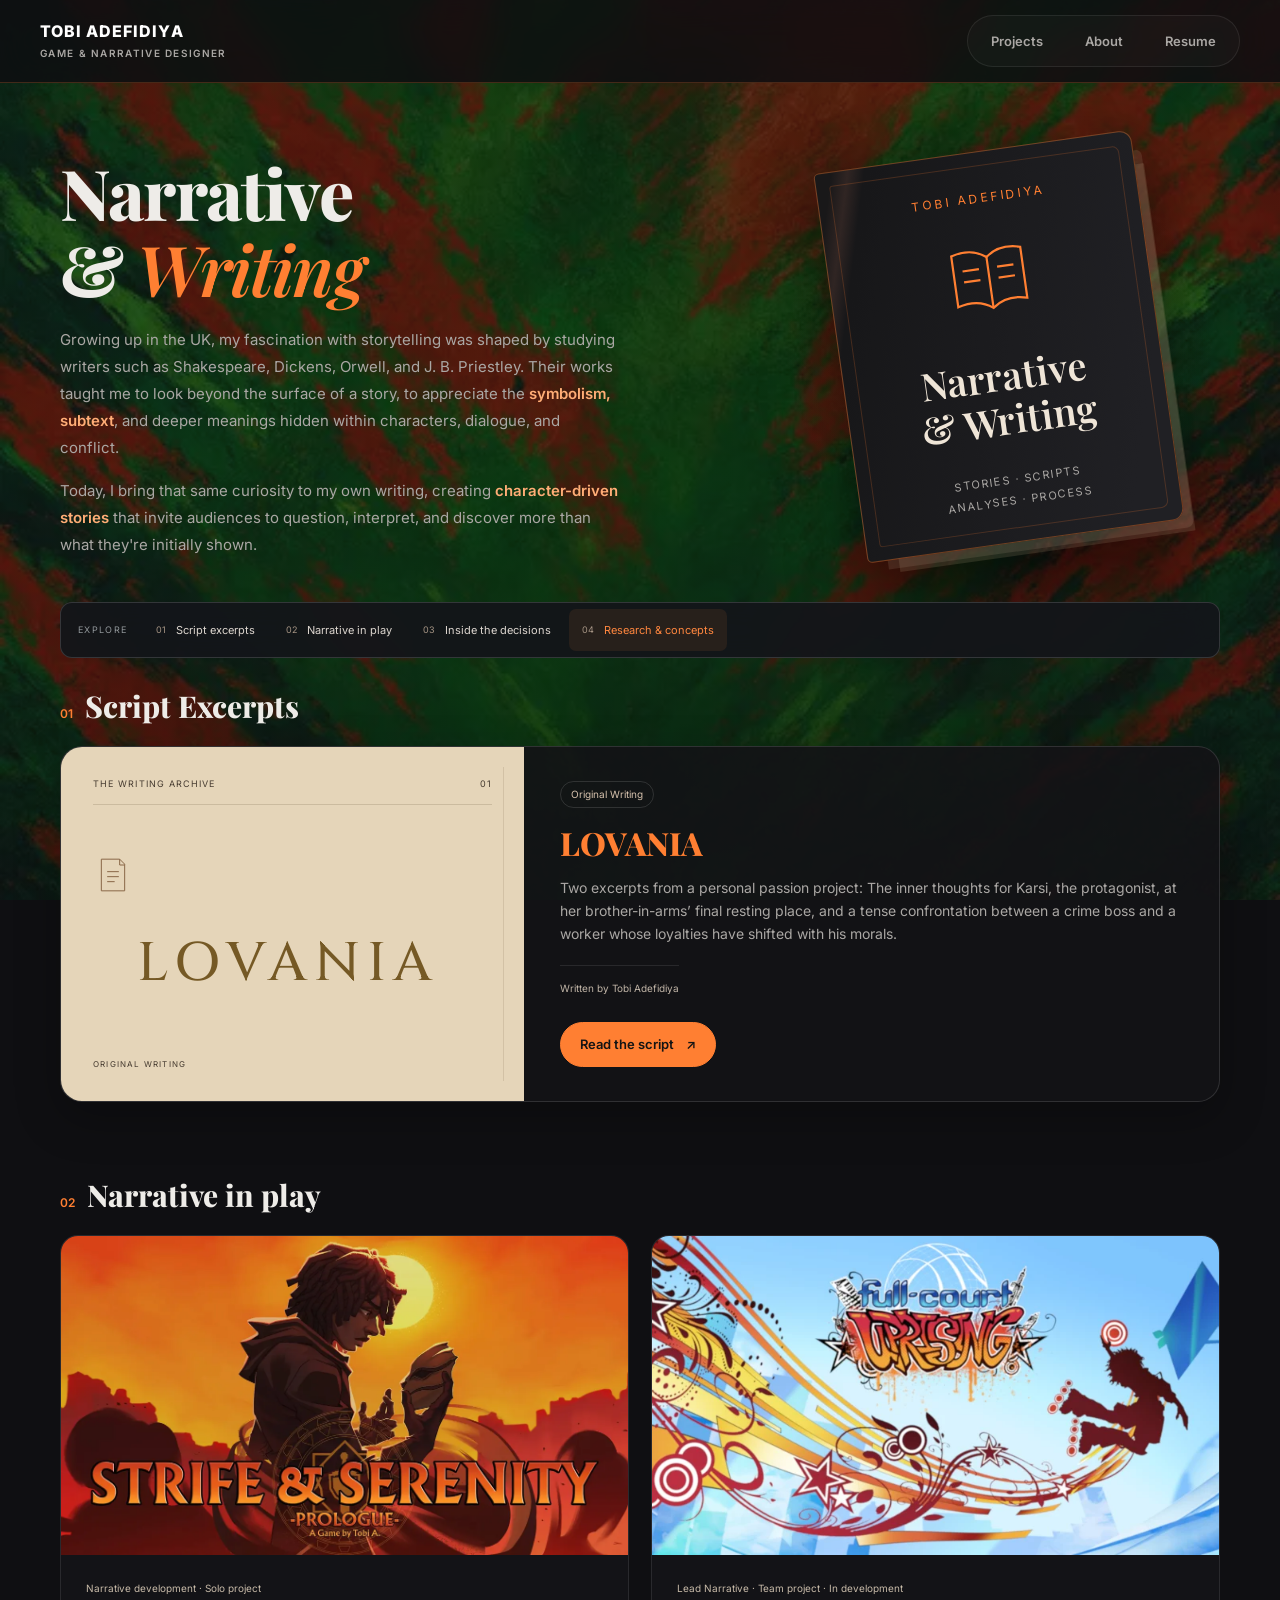
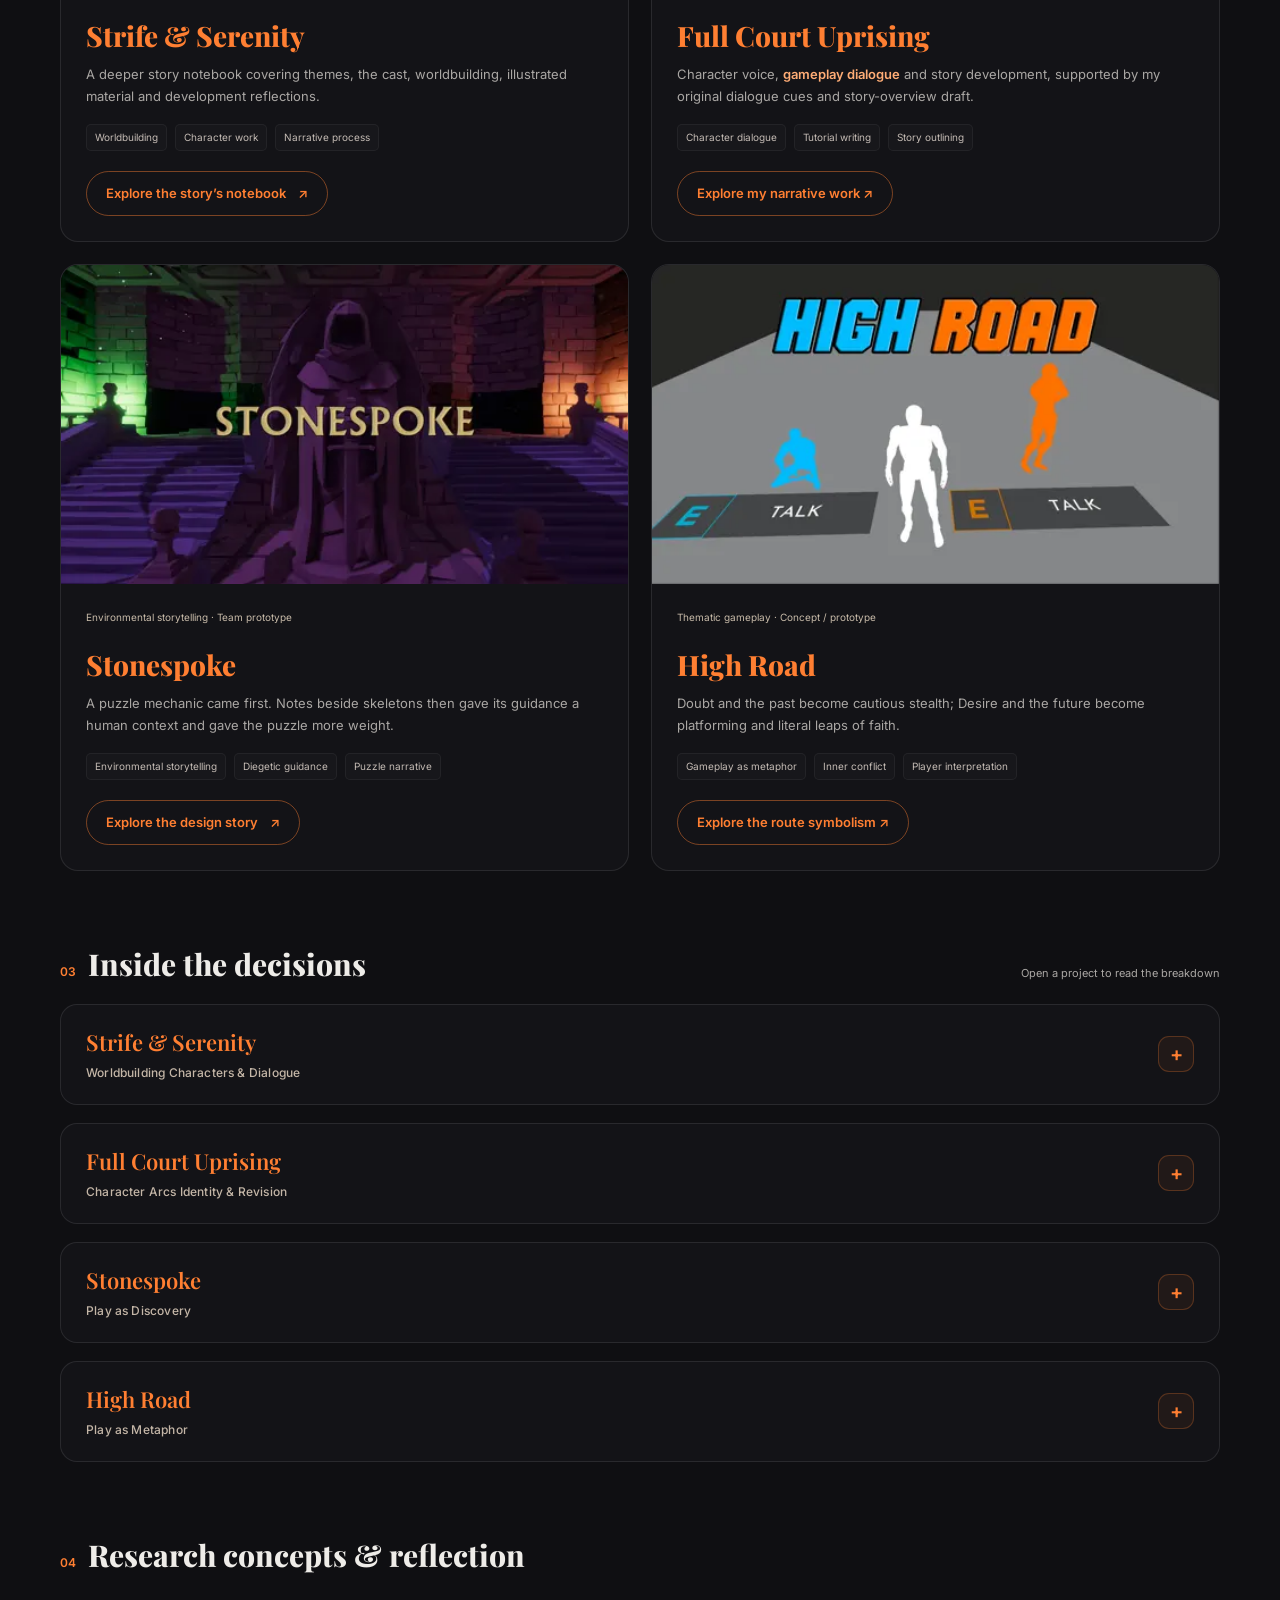
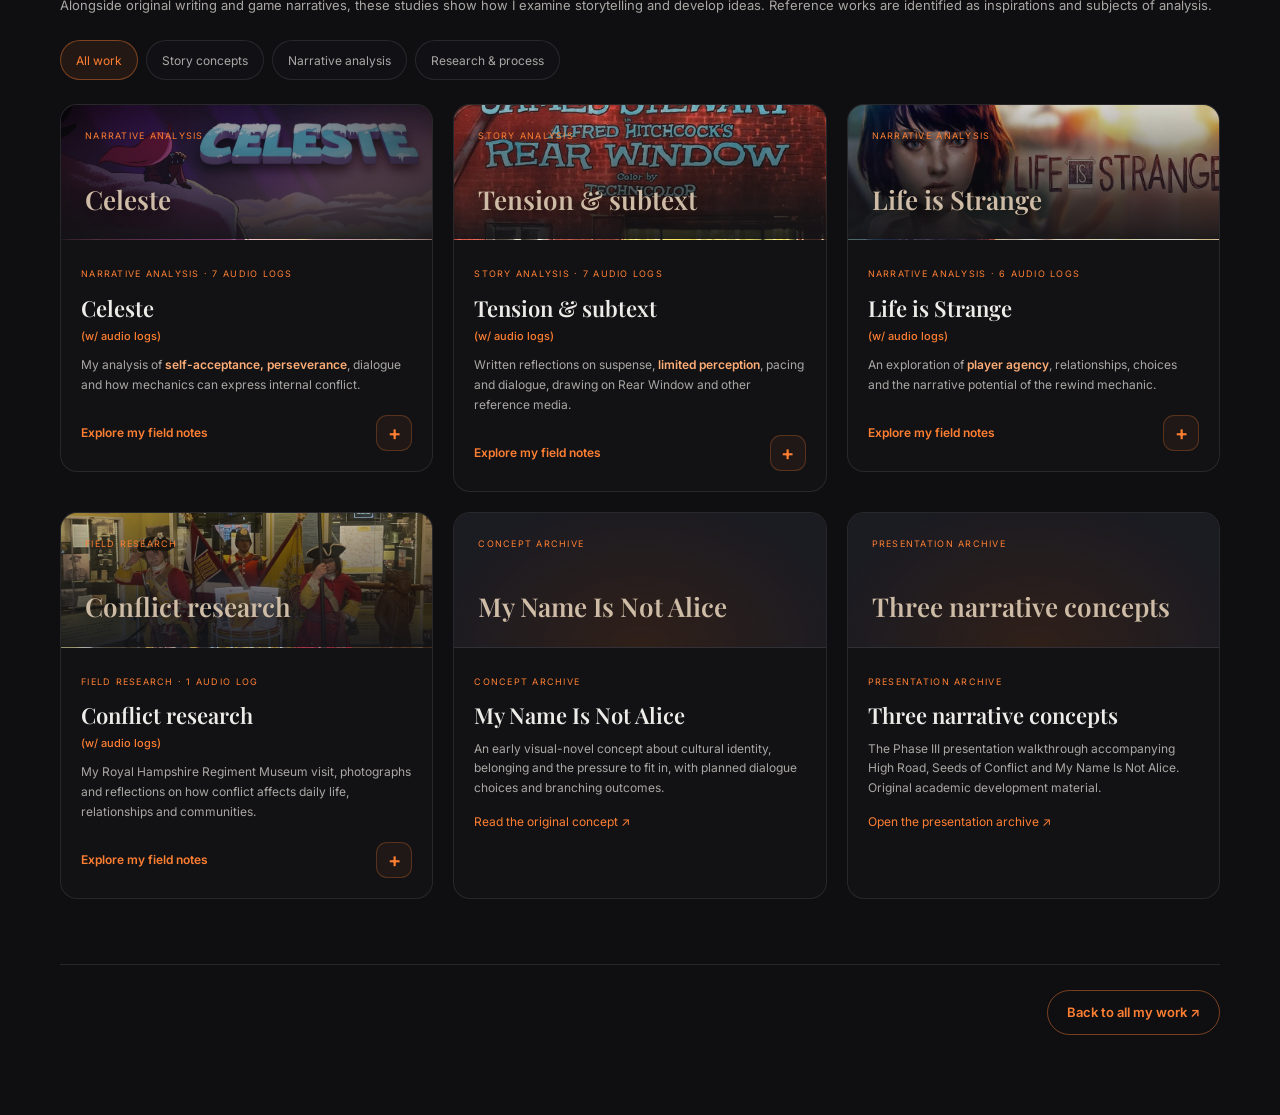
<file: narrative.html>
<!DOCTYPE html>
<html lang="en">
<head>
<meta charset="utf-8"><meta name="viewport" content="width=device-width,initial-scale=1">
<title>Narrative &amp; Writing: Tobi Adefidiya</title>
<meta name="description" content="A preview of Tobi Adefidiya’s narrative and writing portfolio.">
<link rel="preconnect" href="https://fonts.googleapis.com"><link rel="preconnect" href="https://fonts.gstatic.com" crossorigin>
<link href="https://fonts.googleapis.com/css2?family=Inter:wght@400;500;600;700;800&amp;family=Playfair+Display:ital,wght@0,600;0,800;1,600&amp;display=swap" rel="stylesheet">
<style>
:root{--ink:#eeece8;--muted:#aaa7a4;--orange:#ff7f32;--line:#ffffff18;--paper:#e8d8bc;--header:82px;color-scheme:dark}*{box-sizing:border-box}html{scroll-behavior:smooth;scroll-padding-top:105px}body{margin:0;background:#0f0f12 url('https://wabuzero.github.io/wabugames.github.io/assets/portfolio-wallpaper.webp') center/cover fixed;color:var(--ink);font:400 15px/1.65 Inter,system-ui,sans-serif}body:before{content:'';position:fixed;inset:0;background:rgba(10,11,14,.86);pointer-events:none;z-index:-1}a{color:inherit;text-decoration:none}button{font:inherit}button,a{ -webkit-tap-highlight-color:transparent}a:focus-visible,button:focus-visible,summary:focus-visible{outline:2px solid var(--orange);outline-offset:5px}button{cursor:pointer}h1,h2,h3,p{margin:0}header{position:sticky;top:0;z-index:30;background:#0f0f12e8;backdrop-filter:blur(18px);border-bottom:1px solid #ff7f3233}.nav{max-width:1240px;margin:auto;padding:14px 20px;min-height:82px;display:flex;align-items:center;justify-content:space-between;gap:20px}.brand{display:flex;align-items:center;gap:13px}.monogram{width:44px;height:44px;display:grid;place-items:center;border:1px solid #ff7f3288;border-radius:13px;background:linear-gradient(135deg,#ff7f3229,#ff7f3206);color:var(--orange);font:800 21px 'Playfair Display',serif}.name{display:block;font-weight:800;font-size:16px;letter-spacing:.065em}.role{display:block;color:var(--muted);font-size:10px;font-weight:600;letter-spacing:.13em;margin-top:4px}.navlinks{display:flex;align-items:center;gap:6px;font-size:13px}.navlinks a{padding:10px 16px;border-radius:99px;color:var(--muted)}.navlinks a.current{color:var(--orange);background:#ff7f3215;border:1px solid #ff7f3240}.container{max-width:1200px;margin:auto;padding:0 20px}.breadcrumb{display:flex;align-items:center;gap:10px;padding-top:30px;color:var(--muted);font-size:12px}.breadcrumb a:hover{color:var(--orange)}.preview{margin-left:auto;font-size:10px;letter-spacing:.05em;padding:4px 10px;border:1px dashed #ffffff30;border-radius:99px}.hero{padding:52px 0 44px;display:grid;grid-template-columns:1.5fr 1fr;gap:56px;align-items:center}.eyebrow{font-size:11px;font-weight:600;letter-spacing:.18em;text-transform:uppercase;color:var(--orange);display:flex;align-items:center;gap:10px}.eyebrow:before{content:'';width:28px;height:1px;background:var(--orange)}h1{font:800 clamp(42px,5.5vw,70px)/1.08 'Playfair Display',serif;letter-spacing:-1.8px;margin:20px 0}h1 em{font-weight:600;color:var(--orange)}.hero-copy{color:var(--muted);max-width:510px;font-size:16px}.button{display:inline-flex;align-items:center;justify-content:center;gap:12px;padding:11px 19px;border:1px solid #ff7f3270;border-radius:99px;color:var(--orange);background:transparent;font-size:13px;font-weight:600;min-height:44px;transition:background .2s,transform .2s}.button:hover{background:#ff7f3217;transform:translateY(-2px)}.button.solid{background:var(--orange);color:#141414;border-color:var(--orange)}.book-scene{position:relative;min-height:280px;display:grid;place-items:center;background:radial-gradient(ellipse,#ff7f3212,transparent 70%)}.book{position:relative;width:220px;height:270px;background:linear-gradient(105deg,#191819 4%,#302523 8%,#171719 12%,#202024 88%);border:1px solid #ff7f3260;border-radius:5px 12px 12px 5px;transform:rotate(-8deg);box-shadow:14px 15px 0 -6px #ad9c8129,20px 24px 0 -11px #c3b18f28,0 30px 70px #0009;padding:30px 28px 25px;display:flex;flex-direction:column;justify-content:space-between}.book:after{content:'';position:absolute;inset:13px;border:1px solid #ff7f3233;border-radius:3px 7px 7px 3px;pointer-events:none}.book-top{font-size:8px;letter-spacing:.25em;color:var(--orange)}.book svg{width:58px;height:58px;color:var(--orange);margin:0 auto}.book-title{font:600 27px/1.15 'Playfair Display',serif;text-align:center;color:#efe5d7}.book-bottom{font-size:8px;letter-spacing:.14em;text-align:center;color:var(--muted)}.margin-note{position:absolute;right:0;bottom:3px;font:italic 600 17px 'Playfair Display',serif;color:#c1ae98;transform:rotate(7deg)}.section{padding:30px 0 45px;scroll-margin-top:105px}.section-heading{display:flex;align-items:end;justify-content:space-between;gap:20px;margin-bottom:22px}.section-heading h2{font:800 30px/1.2 'Playfair Display',serif}.section-heading small{font-size:11px;color:var(--muted)}.chapter-num{color:var(--orange);font:600 12px Inter,sans-serif;margin-right:12px}.feature{display:grid;grid-template-columns:1fr 1.1fr;border:1px solid #ff7f3238;border-radius:22px;overflow:hidden;background:#131317e8;box-shadow:0 16px 45px #0004}.feature-art{position:relative;min-height:355px;overflow:hidden}.feature-art img{width:100%;height:100%;position:absolute;object-fit:cover;object-position:center}.feature-art:after{content:'';position:absolute;inset:0;background:linear-gradient(0deg,#121216de,transparent 70%)}.art-label{position:absolute;z-index:1;left:25px;bottom:24px;font-size:10px;letter-spacing:.15em;text-transform:uppercase}.feature-copy{padding:34px 36px;display:flex;flex-direction:column;align-items:start;justify-content:center}.pill{font-size:10px;color:#d7c2ad;border:1px solid #ffffff20;border-radius:99px;padding:4px 10px;display:inline-block}.feature-copy h3{font:800 clamp(29px,3vw,40px)/1.15 'Playfair Display',serif;margin:16px 0 14px;color:var(--orange)}.feature-copy p{color:var(--muted);font-size:14px;max-width:420px}.tags{display:flex;flex-wrap:wrap;gap:8px;margin:18px 0 25px}.tags span{font-size:10px;color:#c4bbb4;padding:4px 8px;background:#ffffff05;border-radius:5px;border:1px solid #ffffff0d}.filters{display:flex;gap:8px;flex-wrap:wrap;margin:24px 0}.filter{border:1px solid var(--line);border-radius:99px;padding:8px 15px;color:var(--muted);background:#141418b0;font-size:12px;min-height:40px}.filter[aria-pressed=true]{background:#ff7f3217;color:var(--orange);border-color:#ff7f3266}.shelf{display:grid;grid-template-columns:repeat(3,minmax(0,1fr));gap:20px}.sample{background:#131317e6;border:1px solid var(--line);border-radius:17px;overflow:hidden;transition:transform .2s,border-color .2s}.sample:hover{transform:translateY(-4px);border-color:#ff7f3255}.sample[hidden]{display:none}.sample-visual{height:185px;position:relative;overflow:hidden;display:grid;place-items:center;background:radial-gradient(ellipse at 50% 90%,#54403355,#1b1b21 75%)}.sample-visual svg{width:58px;height:58px;stroke:var(--orange);stroke-width:1.3;fill:none;stroke-linecap:round;stroke-linejoin:round;opacity:.75}.sample-visual .empty-label{position:absolute;bottom:14px;left:16px;font-size:9px;letter-spacing:.12em;text-transform:uppercase;color:#c9b7a6}.paper{width:112px;height:145px;background:var(--paper);border-radius:2px;transform:rotate(-7deg);box-shadow:9px 9px 0 #a7998044,0 14px 25px #0005;display:flex;flex-direction:column;gap:7px;padding:26px 17px}.paper i{display:block;height:2px;background:#8b786650;width:100%}.paper i:first-child{width:55%;height:4px;margin-bottom:10px}.paper i:nth-child(3n){width:65%;align-self:center}.sample-body{padding:20px}.sample-type{font-size:9px;color:var(--orange);letter-spacing:.14em;text-transform:uppercase}.sample h3{font:600 22px/1.2 'Playfair Display',serif;margin:10px 0}.sample p{font-size:12px;color:var(--muted);min-height:60px}.sample button{border:0;border-top:1px solid var(--line);width:100%;background:transparent;color:#d5c5b7;font-size:12px;display:flex;justify-content:space-between;padding:14px 0 0;margin-top:16px}.sample button:hover{color:var(--orange)}.breakdown{display:grid;grid-template-columns:.75fr 1.5fr;gap:44px;padding:30px;border:1px solid var(--line);border-radius:20px;background:#111115df}.breakdown-intro h3{font:600 29px/1.2 'Playfair Display',serif;margin:16px 0}.breakdown-intro p{color:var(--muted);font-size:13px}.spoiler{margin-top:22px;border-left:2px solid var(--orange);padding-left:12px;color:#c7b8a9;font-size:11px}.chapters details{border-bottom:1px solid var(--line);padding:15px 0}.chapters details:first-child{padding-top:0}.chapters details:last-child{border-bottom:0}.chapters summary{display:flex;align-items:center;gap:14px;cursor:pointer;list-style:none;font-size:14px;font-weight:600}.chapters summary::-webkit-details-marker{display:none}.chapters summary:after{content:'+';color:var(--orange);margin-left:auto;font-size:20px;font-weight:400}.chapters details[open] summary:after{content:'−'}.chapters summary span{font:600 11px Inter,sans-serif;color:var(--orange)}.chapter-content{padding:12px 0 4px 31px;font-size:12px;color:var(--muted)}.chapter-content .pending{display:block;margin-top:10px;font-size:10px;color:#d6bba4}.endnote{display:flex;justify-content:space-between;align-items:center;gap:25px;margin:20px 0 55px;padding:25px 0;border-top:1px solid var(--line);color:var(--muted);font-size:12px}footer{padding:25px 20px 40px;text-align:center;color:#807d7a;font-size:11px}dialog{width:min(540px,calc(100% - 32px));border:1px solid #ff7f3255;border-radius:20px;background:#17171d;color:var(--ink);padding:32px;box-shadow:0 30px 90px #0009}dialog::backdrop{background:#000b;backdrop-filter:blur(5px)}dialog h2{font:600 28px/1.2 'Playfair Display',serif;color:var(--orange);margin:15px 0}dialog p{font-size:14px;color:var(--muted);margin-bottom:24px}.dialog-status{color:#c6a88e;font-size:10px;letter-spacing:.1em;text-transform:uppercase}
@media(max-width:850px){.hero{gap:20px;grid-template-columns:1.4fr 1fr}.book{width:180px;height:235px}.book-title{font-size:23px}.margin-note{right:4px;font-size:13px}.shelf{grid-template-columns:repeat(2,minmax(0,1fr))}.feature-copy{padding:26px}.breakdown{gap:25px}}
@media(max-width:600px){.nav{flex-direction:column;gap:8px;padding:12px 14px;min-height:0}.monogram{width:34px;height:34px;font-size:18px}.name{font-size:13px}.role{font-size:8px}.navlinks a{padding:7px 12px;font-size:11px}.container{padding:0 18px}.breadcrumb{padding-top:22px;flex-wrap:wrap;gap:7px}.preview{margin-left:0}.hero{grid-template-columns:1fr;padding:34px 0 24px}.book-scene{display:none}h1{font-size:46px;letter-spacing:-1px}.hero-copy{font-size:14px}.section{padding:25px 0}.section-heading{align-items:start;flex-direction:column;gap:8px}.section-heading h2{font-size:26px}.feature{grid-template-columns:1fr}.feature-art{min-height:230px}.feature-copy{padding:25px}.feature-copy h3{font-size:32px}.shelf{grid-template-columns:1fr}.sample-visual{height:180px}.sample p{min-height:0}.breakdown{grid-template-columns:1fr;padding:23px;gap:25px}.endnote{flex-direction:column;align-items:start;margin-bottom:25px}html{scroll-padding-top:125px}}
@media(prefers-reduced-motion:reduce){html{scroll-behavior:auto}.sample,.button{transition:none}.sample:hover,.button:hover{transform:none}}
body{background-image:linear-gradient(rgba(15,15,18,.66),rgba(15,15,18,.66)),url('https://wabuzero.github.io/wabugames.github.io/assets/portfolio-wallpaper.webp')}body:before{display:none}

.archive-link{align-self:center;color:var(--muted);font-size:12px;border-bottom:1px solid #ffffff30;padding:5px 0}.archive-link:hover{color:var(--orange)}
.script-feature{display:grid;grid-template-columns:.8fr 1.2fr;border:1px solid #ffffff20;border-radius:22px;overflow:hidden;background:#131317e8;box-shadow:0 16px 45px #0004}
.script-paper{padding:30px 32px;min-height:320px;min-width:0;container-type:inline-size;background:#e5d5b9;color:#463b30;display:flex;flex-direction:column;align-items:start;justify-content:space-between;position:relative}
.script-paper:after{content:'';position:absolute;right:20px;top:20px;bottom:20px;width:1px;background:#66513b26}
.script-paper-top{display:flex;justify-content:space-between;width:100%;font-size:9px;letter-spacing:.12em;border-bottom:1px solid #66513b33;padding-bottom:12px}
.script-paper svg{width:40px;height:40px;color:#896747;margin-top:18px}
.script-paper-title{width:100%;font:500 clamp(22px,4vw,58px)/1.1 'Cinzel Lovania',Georgia,serif;font-size:clamp(22px,13.6cqw,64px);letter-spacing:.14em;text-indent:.14em;text-align:center;color:#755925;margin:15px 0 24px;white-space:nowrap;transform:translate(-8px,-8px)}
.script-paper-bottom{font-size:8px;letter-spacing:.15em}
.script-feature-copy{padding:34px 36px;display:flex;flex-direction:column;align-items:start;justify-content:center}
.script-feature-copy h3{font:800 32px/1.2 'Playfair Display',serif;color:var(--orange);margin:16px 0 14px}.script-feature-copy p{font-size:14px;max-width:420px;color:var(--muted)}
.script-context{display:flex;gap:9px 16px;flex-wrap:wrap;font-size:10px;color:#c1b5a7;border-top:1px solid var(--line);padding-top:14px;margin:20px 0 25px}
@media(max-width:600px){.script-feature{grid-template-columns:1fr}.script-paper{min-height:240px;padding:24px}.script-feature-copy{padding:25px}.script-feature-copy h3{font-size:28px}.archive-link{flex-basis:100%;align-self:start;width:max-content;flex-grow:0}}

.script-preview{width:min(1100px,94vw);max-width:94vw;height:90dvh;max-height:90dvh;padding:0;overflow:hidden;border-radius:18px}
.script-preview[open]{display:flex;flex-direction:column}
.script-preview-header{display:flex;align-items:center;justify-content:space-between;gap:20px;padding:15px 22px;border-bottom:1px solid var(--line);flex-shrink:0}
.script-preview-header h2{font:600 22px/1.2 'Playfair Display',serif;margin:0 0 4px}
.script-preview-header p{font-size:11px;margin:0;color:var(--muted)}
.script-preview-close{display:grid;place-items:center;min-width:44px;height:44px;border:1px solid var(--line);border-radius:50%;background:transparent;color:var(--ink);font-size:23px;line-height:1}
.script-preview-frame{display:block;width:100%;flex:1;min-height:0;border:0;background:#fff}
.script-preview-footer{display:flex;align-items:center;justify-content:space-between;gap:15px;flex-wrap:wrap;flex-shrink:0;padding:12px 22px;border-top:1px solid var(--line);font-size:11px;color:var(--muted)}
.script-preview-footer a{color:var(--orange);text-decoration:underline;text-underline-offset:3px}
.script-preview-actions{display:flex;gap:20px}
.cast-section .section-heading{margin-bottom:12px}.section-intro{color:var(--muted);font-size:13px;max-width:700px;margin-bottom:22px}
.cast-tabs{display:grid;grid-template-columns:repeat(8,minmax(0,1fr));gap:10px;margin:22px 0}
.cast-tab{padding:0;background:#16161bcf;border:1px solid var(--line);border-radius:12px;overflow:hidden;color:var(--muted);transition:border-color .2s,transform .2s}
.cast-tab img{display:block;width:100%;aspect-ratio:1;object-fit:contain;background:radial-gradient(circle,#ff7f3218,transparent 75%)}
.cast-tab span{display:block;padding:9px 3px;font-size:11px;font-weight:600}
.cast-tab[aria-selected=true]{border-color:var(--orange);color:var(--orange);box-shadow:0 0 24px #ff7f3212}.cast-tab:hover{transform:translateY(-3px)}
.dossier{display:grid;grid-template-columns:.7fr 1.3fr;background:#131317e8;border:1px solid #ff7f322b;border-radius:22px;overflow:hidden}
.dossier-portrait{position:relative;display:grid;place-items:center;min-height:360px;background:radial-gradient(ellipse at center,#69432b40,#18181d 80%)}.dossier-portrait img{width:100%;height:360px;object-fit:contain;max-height:460px}.dossier-portrait small{position:absolute;bottom:14px;left:20px;color:#b7a89b;font-size:9px;letter-spacing:.12em;text-transform:uppercase}
.dossier-copy{padding:30px 34px}.dossier-copy h3{font:800 35px/1.2 'Playfair Display',serif;color:var(--orange);margin:12px 0 16px}.dossier-copy p{font-size:13px;color:#c1bab4;margin:0 0 12px}.dossier-copy .archive-link{display:inline-block;margin-top:10px}
.expression-strip{display:flex;gap:10px;margin-top:20px}.expression-strip button{border:1px solid var(--line);border-radius:9px;padding:0;background:#ffffff04;overflow:hidden;flex:0 1 100px;color:var(--muted)}.expression-strip img{width:100%;aspect-ratio:1;object-fit:contain;display:block}.expression-strip span{display:block;font-size:8px;padding:5px;line-height:1.3}
.reading-grid{display:grid;grid-template-columns:repeat(3,minmax(0,1fr));gap:18px}.reading-card{display:flex;flex-direction:column;background:#15151bdc;border:1px solid var(--line);border-radius:17px;padding:24px}.reading-card h3{font:600 23px/1.25 'Playfair Display',serif;margin:12px 0;color:#e9ded1}.reading-card p{font-size:12px;color:var(--muted);margin-bottom:20px;flex:1}.reading-card .archive-link{align-self:start;font-size:12px}.reading-date{font-size:9px;color:#9f958a;margin:10px 0 0}
.world-feature{display:grid;grid-template-columns:1fr 1fr;gap:28px;border:1px solid var(--line);border-radius:20px;background:#141419e8;padding:30px}.world-feature h3{font:600 29px 'Playfair Display',serif;margin:13px 0}.world-feature p{font-size:13px;color:var(--muted);margin-bottom:15px}.world-evidence{display:grid;gap:12px}.world-evidence div{padding:15px 18px;border-left:2px solid #ff7f3270;background:#ffffff03;border-radius:0 9px 9px 0}.world-evidence strong{display:block;color:var(--orange);font-size:12px;margin-bottom:4px}.world-evidence span{font-size:12px;color:#bdb4ac}
.story-panels{display:flex;gap:14px;overflow-x:auto;padding:4px 0 14px;scroll-snap-type:x mandatory}.story-panels a{flex:0 0 31%;min-width:220px;scroll-snap-align:start;border:1px solid #ff7f3233;border-radius:12px;overflow:hidden;background:#19191e}.story-panels img{width:100%;height:185px;object-fit:contain;display:block}.story-panels a:hover{border-color:var(--orange)}
.related-design{border:1px solid var(--line);border-radius:14px;background:#17171cba;padding:20px 24px;margin-top:18px;display:flex;align-items:center;justify-content:space-between;gap:25px}.related-design h3{font:600 21px 'Playfair Display',serif;margin:5px 0}.related-design p{font-size:12px;color:var(--muted);max-width:620px}.related-design .button{flex-shrink:0}
.chapter-content a{color:var(--orange);text-decoration:underline;text-underline-offset:3px}.chapter-content p{margin-bottom:10px}.gallery-preview{width:min(850px,94vw);max-height:92dvh;padding:20px;overflow:auto}.gallery-preview img{display:block;max-width:100%;width:100%;max-height:73dvh;object-fit:contain}.gallery-preview .gallery-caption{display:flex;justify-content:space-between;gap:18px;align-items:center;color:var(--muted);font-size:11px}.gallery-preview .gallery-caption button{font-size:13px}
@media(max-width:850px){.cast-tabs{grid-template-columns:repeat(4,minmax(0,1fr))}.reading-grid{grid-template-columns:1fr}.reading-card p{max-width:680px}.dossier{grid-template-columns:.8fr 1.2fr}.dossier-copy{padding:25px}.dossier-portrait img{height:300px}}
@media(max-width:600px){.cast-tabs{gap:8px}.cast-tab span{font-size:10px}.dossier,.world-feature{grid-template-columns:1fr}.dossier-portrait{min-height:250px}.dossier-portrait img{height:250px}.dossier-copy{padding:24px}.world-feature{padding:24px;gap:20px}.related-design{flex-direction:column;align-items:start;padding:22px}.story-panels a{flex-basis:85%}.reading-grid{gap:14px}}
@media(prefers-reduced-motion:reduce){.cast-tab{transition:none}.cast-tab:hover{transform:none}}
.origin-steps{display:grid;grid-template-columns:repeat(3,minmax(0,1fr));gap:10px;margin:15px 0}.origin-steps span{padding:12px;border:1px solid var(--line);border-radius:9px;font-size:10px}.origin-steps b{display:block;color:var(--orange);font-size:11px;margin-bottom:5px}@media(max-width:600px){.origin-steps{grid-template-columns:1fr}}
.narrative-projects{display:grid;grid-template-columns:repeat(2,minmax(0,1fr));gap:22px}.narrative-project{display:flex;flex-direction:column;border:1px solid var(--line);border-radius:18px;overflow:hidden;background:#141419e8;transition:border-color .2s,transform .2s}.narrative-project:hover{border-color:#ff7f3255;transform:translateY(-3px)}.narrative-project-media{display:block;width:100%;aspect-ratio:2.15;object-fit:contain;background:#17171c}.narrative-project-copy{padding:25px;display:flex;flex:1;flex-direction:column;align-items:start}.narrative-project h3{font:800 28px/1.2 'Playfair Display',serif;color:var(--orange);margin:12px 0}.narrative-project p{font-size:13px;color:var(--muted);margin-bottom:17px;flex:1}.narrative-project .tags{margin:0 0 20px}.project-status{font-size:10px;color:#c8bba9;margin:0 0 10px}.case-note{background:#141419e8;border:1px solid var(--line);border-radius:17px;margin-top:18px;overflow:hidden;scroll-margin-top:130px}.case-note>summary{padding:22px 25px;display:flex;justify-content:space-between;gap:20px;align-items:center;cursor:pointer;list-style:none;font:600 22px 'Playfair Display',serif;color:var(--orange)}.case-note>summary::-webkit-details-marker{display:none}.case-note>summary:after{content:'+';font:400 24px Inter,sans-serif}.case-note[open]>summary:after{content:'−'}.case-content{padding:0 25px 25px;color:#bdb6af;font-size:14px}.case-content p{margin:0 0 16px}.case-content h4{font:600 16px Inter,sans-serif;color:var(--ink);margin:20px 0 10px}.case-content strong{color:#e3d3c1}.case-stages{display:grid;grid-template-columns:repeat(3,minmax(0,1fr));gap:12px;margin:20px 0}.case-stage{padding:18px;border:1px solid var(--line);border-radius:12px;background:#ffffff03}.case-stage small{color:var(--orange);font-size:10px;letter-spacing:.1em}.case-stage h4{margin:8px 0;font-size:14px}.case-stage p{font-size:12px;margin:0}.case-shots{display:grid;grid-template-columns:1fr 1fr;gap:15px;margin:20px 0}.case-shots figure{margin:0;border:1px solid var(--line);border-radius:12px;overflow:hidden;background:#111}.case-shots img{display:block;width:100%;height:auto}.case-shots figcaption{padding:12px;font-size:11px;color:var(--muted)}.route-pair{display:grid;grid-template-columns:1fr 1fr;gap:15px;margin:20px 0}.route-side{padding:22px;border:1px solid #7ba9cd44;border-radius:13px;background:#6388aa0c}.route-side.desire{border-color:#ff7f3244;background:#ff7f3208}.route-side h4{color:#9cc5e6;margin:0 0 12px}.route-side.desire h4{color:var(--orange)}.route-side p{font-size:13px;margin:0}.document-actions{display:flex;gap:10px;flex-wrap:wrap;margin:20px 0}.document-caption{font-size:11px;color:#a9a096}.research-visual{height:135px;background:radial-gradient(ellipse at bottom,#ff7f3220,#1b1b22 80%);padding:24px;display:flex;flex-direction:column;justify-content:space-between;color:#cebca6;border-bottom:1px solid var(--line)}.research-visual strong{font:600 26px/1.2 'Playfair Display',serif}.research-visual small{font-size:9px;letter-spacing:.14em;color:var(--orange);text-transform:uppercase}.research-card .sample-body a{display:inline-block;margin-top:14px;color:var(--orange);font-size:12px}.research-card p{min-height:0}.filter[hidden]{display:none}.cue-dialog{width:min(900px,94vw);max-height:90dvh;padding:0;overflow:hidden}.cue-dialog[open]{display:flex;flex-direction:column}.cue-scroll{overflow:auto;padding:20px 26px;min-height:0}.cue-scroll details{border-bottom:1px solid var(--line);padding:13px 0}.cue-scroll summary{cursor:pointer;color:var(--orange);font-size:13px;font-weight:600}.cue-scroll pre{white-space:pre-wrap;overflow-wrap:anywhere;font:400 13px/1.85 Inter,system-ui,sans-serif;color:#e5dfd8;margin:18px 0}.cue-intro{font-size:12px;color:var(--muted);margin-bottom:12px}.cue-close{min-width:44px;height:44px;border:1px solid var(--line);border-radius:50%;background:transparent;color:var(--ink);font-size:24px}.research-intro{color:var(--muted);font-size:13px;margin:0 0 20px}
@media(max-width:700px){.narrative-projects{grid-template-columns:1fr}.narrative-project h3{font-size:26px}.narrative-project-copy{padding:22px}.case-stages,.route-pair,.case-shots{grid-template-columns:1fr}.case-note>summary{padding:20px;font-size:21px}.case-content{padding:0 20px 22px}.cue-scroll{padding:18px}.cue-scroll pre{font-size:12px}}
@media(prefers-reduced-motion:reduce){.narrative-project{transition:none}.narrative-project:hover{transform:none}}
.ss-inline-notebook{display:grid;grid-template-columns:minmax(0,.8fr) minmax(0,1.5fr);gap:32px;padding:28px;border:1px solid var(--line);border-radius:20px;background:#101014c9;margin:4px 0 24px;align-items:start}
.ss-notebook-intro h3{font:600 30px/1.2 'Playfair Display',serif;color:var(--ink);margin:17px 0}.ss-notebook-intro p{font-size:13px;color:var(--muted);margin-bottom:15px}.ss-notebook-intro .spoiler{margin:20px 0;font-size:11px}.ss-cast-label{font-size:10px;letter-spacing:.12em;text-transform:uppercase;color:var(--orange);margin:25px 0 12px}
.ss-cast-row{display:grid;grid-template-columns:44px minmax(0,1fr) 44px;gap:8px;align-items:center}.ss-cast-arrow{width:44px;height:44px;display:grid;place-items:center;border:1px solid var(--line);border-radius:50%;color:var(--orange);background:#ffffff03;font-size:20px}.ss-cast-arrow:disabled{opacity:.25;cursor:default}
.ss-cast-icons{display:grid;grid-auto-flow:column;grid-auto-columns:calc((100% - 16px)/3);gap:8px;overflow-x:auto;scroll-snap-type:x mandatory;scrollbar-width:none;padding:4px 0}.ss-cast-icons::-webkit-scrollbar{display:none}.ss-cast-icon{scroll-snap-align:start;padding:0;background:#1a1a20;border:1px solid var(--line);border-radius:10px;overflow:hidden;color:var(--muted);min-width:0}.ss-cast-icon img{display:block;width:100%;aspect-ratio:1;object-fit:contain;background:radial-gradient(circle,#ff7f3215,transparent)}.ss-cast-icon span{display:block;font-size:9px;line-height:1.3;padding:6px 2px;overflow-wrap:anywhere}.ss-cast-icon[aria-pressed=true]{border-color:var(--orange);color:var(--orange)}
.ss-notebook-stage{min-width:0;scroll-margin-top:130px}.ss-stage-header{display:flex;align-items:center;justify-content:space-between;gap:12px;padding-bottom:15px;margin-bottom:16px;border-bottom:1px solid var(--line)}.ss-stage-label{font-size:10px;letter-spacing:.12em;text-transform:uppercase;color:var(--muted)}.ss-back-chapters{appearance:none;border:1px solid #ff7f3250;border-radius:99px;background:#ff7f320c;color:var(--orange);font-size:11px;padding:9px 14px;min-height:40px}.ss-back-chapters[hidden],.ss-chapter-view[hidden],.ss-character-view[hidden]{display:none}
.ss-character-top{display:grid;grid-template-columns:125px minmax(0,1fr);gap:22px;align-items:center;margin-bottom:20px}.ss-character-top img{display:block;width:100%;aspect-ratio:1;object-fit:contain;background:radial-gradient(circle,#ff7f3218,transparent 75%);border:1px solid var(--line);border-radius:14px}.ss-character-top h3{font:800 30px/1.2 'Playfair Display',serif;color:var(--orange);margin:8px 0}.ss-character-bio p{font-size:13px;color:#c1bab4;line-height:1.75;margin:0 0 14px}.ss-character-view .expression-strip{margin:18px 0}.ss-character-view .archive-link{display:inline-block;margin-top:8px}.ss-notebook-stage .chapters{min-width:0}.ss-notebook-stage .chapters summary{font-size:13px}.ss-notebook-stage .chapter-content{line-height:1.75}.ss-development-links{display:grid;grid-template-columns:repeat(2,minmax(0,1fr));gap:12px;margin:18px 0}.ss-development-link{display:flex;flex-direction:column;gap:6px;padding:17px 18px;border:1px solid var(--line);border-radius:12px;background:#ffffff03}.ss-development-link small{color:var(--muted);font-size:9px;letter-spacing:.08em;text-transform:uppercase}.ss-development-link strong{color:var(--orange);font:600 18px/1.3 'Playfair Display',serif}.ss-development-link:hover{border-color:#ff7f3266}
#case-strife-serenity .world-feature{margin-top:20px;padding:23px;gap:22px}#case-strife-serenity .world-feature h3{font-size:25px}#case-strife-serenity .section-heading h2{font-size:24px}#case-strife-serenity .story-panels a{flex-basis:32%}
@media(max-width:900px){.ss-inline-notebook{grid-template-columns:minmax(0,.85fr) minmax(0,1.2fr);gap:22px;padding:22px}.ss-character-top{grid-template-columns:95px minmax(0,1fr);gap:15px}.ss-notebook-intro h3{font-size:27px}}
@media(max-width:700px){.ss-inline-notebook{grid-template-columns:minmax(0,1fr);padding:20px 16px;gap:28px}.ss-notebook-intro h3{font-size:28px}.ss-cast-row{max-width:400px}.ss-cast-icon span{font-size:10px}.ss-stage-header{align-items:start;flex-wrap:wrap}.ss-development-links{grid-template-columns:minmax(0,1fr)}.ss-character-top{grid-template-columns:95px minmax(0,1fr)}.ss-character-top h3{font-size:27px}#case-strife-serenity .world-feature{grid-template-columns:minmax(0,1fr);padding:20px}#case-strife-serenity .story-panels a{flex-basis:88%}.ss-notebook-stage .chapters summary{font-size:13px;gap:10px}.ss-notebook-stage .chapter-content{padding-left:20px}.ss-notebook-stage{scroll-margin-top:135px}}
@media(prefers-reduced-motion:reduce){.ss-cast-icons{scroll-behavior:auto}}
</style>
<style>
/* Celeste: original research, expanded in place. */
.celeste-study{min-width:0;align-self:start}.celeste-study[open]{grid-column:1/-1;transform:none;border-color:#ff7f3260}.celeste-summary{list-style:none;cursor:pointer;display:block}.celeste-summary::-webkit-details-marker{display:none}.celeste-cover{background:linear-gradient(0deg,#121317e8,#12131733),url('https://wabuzero.github.io/wabugames.github.io/assets/cover.webp') center/cover}.celeste-cover strong{text-shadow:0 2px 16px #000}.celeste-toggle{display:flex;align-items:center;justify-content:space-between;gap:15px;font-size:12px;font-weight:600;color:var(--orange);margin-top:20px;min-height:28px}.celeste-plus{font-size:23px;font-weight:400;transition:transform .2s}.celeste-close-label{display:none}.celeste-study[open] .celeste-open-label{display:none}.celeste-study[open] .celeste-close-label{display:inline}.celeste-study[open] .celeste-plus{transform:rotate(45deg)}.celeste-study[open] .celeste-summary{display:grid;grid-template-columns:280px 1fr;border-bottom:1px solid var(--line)}.celeste-study[open] .research-visual{height:100%;min-height:210px}.celeste-study[open] .sample-body{padding:26px 32px}.celeste-study[open] .sample-body p{min-height:0;max-width:630px}.celeste-expanded{padding:36px 38px 26px;background:linear-gradient(145deg,#ff7f3207,transparent 35%)}.celeste-masthead{display:flex;justify-content:space-between;align-items:center;gap:20px}.celeste-masthead h3{font:700 clamp(27px,3vw,36px)/1.2 'Playfair Display',serif;margin:15px 0 12px}.celeste-masthead h3 em{color:var(--orange);font-style:normal}.celeste-masthead p{font-size:12px;color:var(--muted);min-height:0}.celeste-snowflake{font-size:58px;color:#a7c1d8;opacity:.6}.celeste-contents{display:flex;flex-wrap:wrap;gap:8px;margin:25px 0 8px}.celeste-contents a{font-size:11px;color:#d0c2b3;padding:8px 12px;background:#ffffff05;border:1px solid var(--line);border-radius:30px}.celeste-contents a:hover{color:var(--orange);border-color:#ff7f3260}.celeste-chapter{padding:30px 0;border-bottom:1px solid var(--line);scroll-margin-top:130px}.celeste-chapter-num{font-size:10px;letter-spacing:.14em;text-transform:uppercase;color:var(--orange)}.celeste-chapter h4{font:700 clamp(23px,2.4vw,29px)/1.25 'Playfair Display',serif;margin:10px 0 20px}.celeste-intro{display:grid;grid-template-columns:.9fr 1.1fr;align-items:center;gap:30px}.celeste-intro figure{margin:0;min-width:0}.celeste-intro img{display:block;width:100%;height:auto;border:1px solid #ffffff20;border-radius:12px}.celeste-intro figcaption{font-size:11px;color:var(--muted);margin-top:10px}.celeste-expanded p{font-size:14px;line-height:1.8;color:#beb8b2;min-height:0}.celeste-intro .celeste-audio{margin-bottom:18px}.celeste-observations{display:grid;grid-template-columns:repeat(3,minmax(0,1fr));gap:23px;margin:0 0 25px}.celeste-observations.two{grid-template-columns:repeat(2,minmax(0,1fr))}.celeste-observation h5{font-size:14px;color:#eee3d4;margin:0 0 12px;font-weight:600}.celeste-audio{padding:15px 18px;border:1px solid #ff7f322c;border-radius:12px;background:#0e0f13}.celeste-audio-label{display:flex;align-items:center;gap:10px;margin-bottom:12px;line-height:1.4}.celeste-audio-label>span{font-size:10px;color:var(--orange);border:1px solid #ff7f3233;border-radius:6px;padding:4px 6px}.celeste-audio-label strong{font-size:12px;font-weight:500;flex:1}.celeste-audio-label small{font-size:9px;color:var(--muted);white-space:nowrap}.celeste-audio audio{display:block;width:100%;max-width:100%;height:42px}.celeste-reference{display:flex;align-items:center;justify-content:space-between;gap:16px;background:#ffffff04;border:1px solid var(--line);border-radius:12px;padding:16px 18px;margin:0 0 22px}.celeste-reference small{display:block;font-size:10px;color:var(--muted);margin-bottom:5px}.celeste-reference strong{font-size:13px;font-weight:500}.celeste-reference:hover{border-color:#ff7f3260;color:var(--orange)}.celeste-exercise-intro{max-width:800px;margin-bottom:24px}.celeste-questions{display:grid;grid-template-columns:repeat(3,minmax(0,1fr));gap:14px}.celeste-question{display:flex;flex-direction:column;min-width:0;background:#ffffff03;padding:18px 16px;border-radius:14px;border:1px solid var(--line)}.celeste-question>small{font-size:10px;text-transform:uppercase;letter-spacing:.1em;color:var(--orange)}.celeste-question h5{font:600 20px/1.4 'Playfair Display',serif;margin:12px 0 20px;flex:1}.celeste-question .celeste-audio{padding:12px 10px}.celeste-question .celeste-audio-label strong{display:none}.celeste-question .celeste-audio-label{justify-content:space-between}.celeste-end{display:flex;align-items:center;justify-content:space-between;gap:18px;padding-top:25px}.celeste-end>a{font-size:11px;color:var(--muted)}.celeste-end>a:hover{color:var(--orange)}.celeste-end .button{width:auto;margin:0;padding:11px 19px;border:1px solid #ff7f3270;font-size:12px;justify-content:center;color:var(--orange)}
@media(max-width:900px){.celeste-observations{grid-template-columns:1fr}.celeste-questions{grid-template-columns:1fr}.celeste-question h5{font-size:22px}.celeste-question .celeste-audio{padding:15px}.celeste-question .celeste-audio-label strong{display:block}.celeste-study[open] .celeste-summary{grid-template-columns:210px 1fr}}
@media(max-width:600px){.celeste-study[open] .celeste-summary{display:block}.celeste-study[open] .research-visual{height:155px;min-height:0}.celeste-study[open] .sample-body{padding:22px}.celeste-expanded{padding:25px 20px 22px}.celeste-masthead{align-items:start}.celeste-snowflake{font-size:32px}.celeste-masthead h3{font-size:28px}.celeste-contents{gap:7px;margin-top:20px}.celeste-contents a{font-size:10px;padding:7px 10px}.celeste-intro{grid-template-columns:1fr;gap:22px}.celeste-observations.two{grid-template-columns:1fr}.celeste-chapter{padding:25px 0;scroll-margin-top:145px}.celeste-expanded p{font-size:13px}.celeste-audio{padding:14px 12px}.celeste-audio-label small{display:none}.celeste-question .celeste-audio-label strong{display:none}.celeste-question .celeste-audio-label small{display:block}.celeste-end{flex-wrap:wrap}.celeste-end .button{width:100%}.celeste-questions{gap:12px}}
@media(prefers-reduced-motion:reduce){.celeste-plus{transition:none}}
</style>
<style>
/* Shared styling for the imported, audio-first research collection. */
.research-cover{background:linear-gradient(0deg,#121317ec,#12131728),var(--research-cover) center/cover}.research-cover strong{text-shadow:0 2px 16px #000}.study-audio-tag{font:500 11px/1.6 Inter,system-ui,sans-serif;display:block;color:var(--orange);letter-spacing:0;margin-top:6px}.research-split{display:grid;grid-template-columns:.85fr 1.15fr;gap:28px;align-items:center}.research-picture{margin:0;min-width:0}.research-picture a{display:block}.research-picture img{width:100%;height:auto;display:block;border:1px solid #ffffff20;border-radius:12px}.research-picture figcaption,.research-video figcaption{font-size:10px;color:var(--muted);line-height:1.55;margin-top:10px}.research-split .celeste-audio{margin-top:20px}.research-original-subtitle{font:600 22px/1.35 'Playfair Display',serif;color:#f0e5d5;margin:0 0 16px}.celeste-chapter p+p{margin-top:16px}.research-video-grid{display:grid;grid-template-columns:1fr 1fr;gap:18px;margin-top:24px}.research-video{margin:0;min-width:0}.research-video iframe{width:100%;aspect-ratio:16/9;border:1px solid var(--line);border-radius:12px;display:block}.research-video figcaption a{color:var(--orange);display:inline-block;margin-left:8px}.research-observation-grid{display:grid;grid-template-columns:1fr 1fr;gap:20px;margin-bottom:25px}.research-scene{padding:20px;border:1px solid var(--line);background:#ffffff03;border-radius:16px;min-width:0}.research-scene .research-picture{margin-bottom:20px}.research-scene h5{font:600 22px/1.3 'Playfair Display',serif;margin:0 0 14px}.research-scene .celeste-audio{margin-top:22px}.research-audio-fallback{font-size:9px;color:var(--muted);display:inline-block;margin-top:7px}.research-audio-fallback:hover{color:var(--orange)}.research-qa{padding:22px 24px;background:#ffffff03;border:1px solid var(--line);border-radius:14px;margin-top:18px}.research-qa h5{font:600 21px/1.4 'Playfair Display',serif;margin:0 0 14px}.research-techniques{display:grid;grid-template-columns:repeat(2,minmax(0,1fr));gap:16px;margin-top:20px}.research-techniques>div{border-left:2px solid #ff7f3250;padding-left:15px}.research-techniques h6{font-size:12px;color:var(--orange);margin:0 0 6px}.research-photo-grid{display:grid;grid-template-columns:repeat(3,minmax(0,1fr));gap:22px 18px;margin-top:22px;align-items:start}.research-gallery-hint{color:var(--muted)}.research-more-photos{margin-top:25px;border-top:1px solid var(--line);padding-top:18px}.research-more-photos>summary{cursor:pointer;font-size:12px;color:var(--orange);list-style:none;display:flex;align-items:center;justify-content:space-between;gap:15px;min-height:44px}.research-more-photos>summary::-webkit-details-marker{display:none}.research-more-photos>summary span{font-size:22px}.research-more-photos[open]>summary span{transform:rotate(45deg)}.celeste-contents a{min-height:36px}.celeste-summary{scroll-margin-top:110px}
@media(max-width:900px){.research-split{grid-template-columns:1fr;gap:24px}.research-split .research-picture{max-width:600px}.research-photo-grid{grid-template-columns:1fr 1fr}.research-observation-grid{grid-template-columns:1fr}.research-video-grid{grid-template-columns:1fr}.research-techniques{grid-template-columns:1fr}}
@media(max-width:600px){.research-scene{padding:16px}.research-photo-grid{gap:20px;grid-template-columns:1fr}.research-photo-grid .research-picture img{max-height:none}.research-qa{padding:18px}.celeste-summary{scroll-margin-top:130px}.research-original-subtitle{font-size:21px}.research-scene h5{font-size:22px}.research-split .research-picture{width:100%}.research-video iframe{min-height:0}}
</style>
<style>
/* Original brainstorming and script evidence inside the story notebook. */
.ss-stage-header:has(.ss-stage-label:empty):has(.ss-back-chapters[hidden]){display:none}.ss-brainstorming{margin-top:22px;padding-top:20px;border-top:1px solid var(--line)}.ss-brainstorming>h4{font:600 20px/1.35 'Playfair Display',serif!important;margin:0 0 10px!important}.ss-brainstorming>p{margin-bottom:18px}.ss-brainstorm-image{margin:0;min-width:0}.ss-brainstorm-image a{display:block;border-bottom:0!important;padding:0!important}.ss-brainstorm-image img{width:100%;height:auto;display:block;border-radius:10px;border:1px solid #ffffff20}.ss-brainstorm-image figcaption{font-size:10px;color:var(--muted);line-height:1.5;margin-top:8px}.ss-brainstorm-wall{margin-bottom:20px}.ss-brainstorm-notes{display:grid;grid-template-columns:repeat(3,minmax(0,1fr));gap:18px 14px;align-items:start}.ss-brainstorming>small{display:block;font-size:10px;color:var(--muted);margin-top:18px}.ss-process-link{display:inline-flex;align-items:center;min-height:44px}.ss-writing-evidence{margin-top:0;padding-top:0;border-top:0}.ss-script-samples{display:grid;grid-template-columns:1fr 1fr;gap:14px;margin-top:20px}.ss-script-sample{min-width:0;padding:20px;border:1px solid #ff7f3230;border-radius:13px;background:linear-gradient(135deg,#ff7f3208,#111216)}.ss-script-sample>h4{font:600 20px/1.3 'Playfair Display',serif!important;margin:12px 0!important;color:#eee4d5}.ss-script-sample>p{font-size:12px!important}.ss-script-sample .button{text-decoration:none;font-size:11px;padding:10px 13px;margin-top:16px;border:1px solid #ff7f3270;border-radius:25px;white-space:normal;line-height:1.5;text-align:center}.endnote{justify-content:flex-end}
@media(max-width:900px){.ss-script-samples{grid-template-columns:1fr}}
@media(max-width:600px){.ss-brainstorm-notes{grid-template-columns:1fr 1fr;gap:16px 12px}.ss-script-sample{padding:18px}.ss-script-sample .button{width:100%}.endnote{align-items:flex-start}.ss-brainstorm-image figcaption{font-size:9px}}
</style>
<style>
/* Preserve the titles in the original cover artwork. */
#celeste-exploration .celeste-cover{background-position:center center,center top;background-repeat:no-repeat}
#tension-exploration .research-cover{background-position:center center,center 40%;background-repeat:no-repeat}
.book-bottom{line-height:1.9}
</style>
<style>.book-top{width:100%;text-align:center}</style>
<style>.script-feature-copy>p{width:100%;max-width:none}</style>
<style>
/* Equal project cards and edge-to-edge covers, retaining the original proportions. */
#projects-in-story .narrative-projects{grid-auto-rows:1fr}
#projects-in-story .narrative-project-media{width:100%;height:auto;aspect-ratio:16/9;object-fit:cover;object-position:center;flex-shrink:0}
</style>
<style>
/* FCU: contribution, collaboration and a documented revision comparison. */
#case-fcu .fcu-contributions{margin:25px 0 30px;align-items:stretch}#case-fcu .fcu-gameplay-writing>h4{margin:0 0 12px;font:600 24px/1.3 'Playfair Display',serif}#case-fcu .fcu-gameplay-writing>p{max-width:950px}.fcu-revision{margin:30px 0 24px;padding:26px;border:1px solid #ff7f3236;border-radius:17px;background:linear-gradient(135deg,#ff7f3208,transparent 70%);scroll-margin-top:120px}.fcu-revision-heading>h4{font:600 clamp(23px,2.5vw,30px)/1.3 'Playfair Display',serif;color:#f0e4d4;margin:12px 0 14px!important}.fcu-revision-heading>p{max-width:900px}.fcu-revision-grid{display:grid;grid-template-columns:repeat(2,minmax(0,1fr));gap:18px;margin:24px 0}.fcu-revision-card{min-width:0;padding:24px;display:flex;flex-direction:column;align-items:flex-start;border:1px solid var(--line);border-radius:14px;background:#101115b0}.fcu-revision-card>h4{font:600 25px/1.25 'Playfair Display',serif!important;color:#eee4d5;margin:14px 0!important}.fcu-revision-card>p{flex:1;margin-bottom:22px!important}.fcu-revision-card .button{font-size:12px;text-decoration:none}.fcu-revision-reason{padding:20px 22px;border-left:2px solid var(--orange);background:#ffffff03;border-radius:0 12px 12px 0}.fcu-revision-reason>h4{font:600 21px/1.3 'Playfair Display',serif!important;margin:0 0 12px!important}.fcu-revision-reason>p{margin-bottom:0!important}.fcu-reconstruction-note{margin-top:20px!important;max-width:850px}.fcu-revision+.archive-link{display:inline-block;margin-top:5px}
@media(max-width:700px){#case-fcu .fcu-contributions{grid-template-columns:1fr}.fcu-revision{padding:20px 16px;margin-top:24px}.fcu-revision-grid{grid-template-columns:1fr;gap:14px}.fcu-revision-card{padding:20px}.fcu-revision-card .button{width:100%;white-space:normal;text-align:center}.fcu-revision-reason{padding:18px}.fcu-revision-heading>h4{font-size:24px}}
</style>
<style>
/* High Road: distinguish the proposed choice system from existing project evidence. */
.hr-branching{margin:30px 0;padding:26px;border:1px solid #ff7f3238;border-radius:18px;background:linear-gradient(135deg,#69b9ee07,#ff8b3e07)}.hr-branching-heading{display:flex;flex-wrap:wrap;gap:12px;align-items:center}.hr-plan-status{font-size:10px;color:#cbb9a7;border:1px solid #ffffff25;border-radius:30px;padding:5px 11px}.hr-branching-heading>h4{flex-basis:100%;font:600 clamp(23px,2.5vw,30px)/1.3 'Playfair Display',serif;margin:0!important;color:#f0e4d4}.hr-branching-heading>p{flex-basis:100%;margin-bottom:5px!important}.hr-diagram{margin:22px 0 28px;min-width:0}.hr-diagram>a{display:block;border:1px solid #ffffff15;border-radius:14px;overflow:hidden;text-decoration:none}.hr-diagram img{display:block;width:100%;height:auto;background:#101115}.hr-diagram figcaption{font-size:11px;color:var(--muted);margin-top:10px}.hr-choice-grid{display:grid;grid-template-columns:repeat(3,minmax(0,1fr));gap:16px;margin:24px 0}.hr-choice-card{min-width:0;padding:21px 18px;background:#111216a0;border:1px solid var(--line);border-radius:14px}.hr-choice-card small{font-size:9px;letter-spacing:.1em;color:#d8c4a4}.hr-resist{border-top:2px solid #65b5a0}.hr-advice{border-top:2px solid #d7b36d}.hr-switch{border-top:2px solid #ab9fe5}.hr-choice-card>h4{font:600 21px/1.35 'Playfair Display',serif!important;margin:13px 0!important;color:#eee4d5}.hr-choice-card>p{margin-bottom:0!important}.hr-branching-reflection{padding:20px 22px;background:#ffffff03;border-radius:12px;border-left:2px solid #6ab9ee}.hr-branching-reflection>h4{font:600 22px/1.3 'Playfair Display',serif!important;margin:0 0 13px!important}.hr-branching-reflection>p:last-child{margin-bottom:0!important}.hr-branching .document-actions{margin-top:22px}.hr-branching .button{text-decoration:none}
@media(max-width:850px){.hr-choice-grid{grid-template-columns:1fr}}
@media(max-width:600px){.hr-branching{padding:20px 16px}.hr-plan-status{font-size:9px}.hr-diagram{margin:20px 0}.hr-diagram>a{border-radius:9px}.hr-choice-card{padding:20px}.hr-branching-reflection{padding:18px}.hr-branching .document-actions{flex-direction:column;align-items:stretch}.hr-branching .button{width:100%;white-space:normal;text-align:center}}
</style>
<link rel="stylesheet" href="assets/section-nav.css"><script src="assets/section-nav.js" defer></script><link rel="preload" href="https://wabuzero.github.io/wabugames.github.io/assets/cinzel-lovania.ttf" as="font" type="font/ttf" crossorigin><style id="lovania-and-decision-titles">
@font-face{font-family:'Cinzel Lovania';font-style:normal;font-weight:500;font-display:swap;src:url('https://wabuzero.github.io/wabugames.github.io/assets/cinzel-lovania.ttf') format('truetype')}
.case-note>summary .case-heading{display:flex;flex-direction:column;gap:7px;min-width:0}
.case-note>summary .case-subtitle{font:500 12px/1.5 Inter,system-ui,sans-serif;color:#c4b6a7;letter-spacing:.015em}
.case-note>summary:after{flex-shrink:0}
@media(max-width:700px){.case-note>summary .case-subtitle{font-size:11px}}
</style><link rel="stylesheet" href="assets/portfolio-chrome.css"><script src="assets/portfolio-chrome.js" defer></script><style id="literary-additions">
.literary-introduction{max-width:62ch;margin:0}
.literary-intro-copy{color:var(--muted);font-size:15px;line-height:1.8}
.literary-intro-copy p+p{margin-top:16px}
.hero .book-scene{align-self:stretch;min-height:390px}
.hero .book{width:clamp(230px,26vw,320px);height:auto;aspect-ratio:22/27;padding:36px 30px 30px}
.hero .book-top{font-size:clamp(9px,1vw,12px);text-align:center}
.hero .book svg{width:clamp(64px,7vw,88px);height:clamp(64px,7vw,88px)}
.hero .book-title{font-size:clamp(28px,3vw,40px)}
.hero .book-bottom{font-size:clamp(9px,1vw,11px)}
@media(max-width:850px) and (min-width:601px){.hero .book-scene{min-height:360px}.hero .book{width:clamp(195px,28vw,238px);padding:30px 24px}.hero .book-title{font-size:27px}}
@media(max-width:600px){.literary-intro-copy{font-size:14px}.hero .book-scene{display:none}}
</style>
<style id="disclosure-clarity">summary::after,summary .chev,.case-toggle,.collapse-btn{color:#ff7f32}summary:focus-visible{outline:2px solid #ff7f32;outline-offset:4px}</style><link rel="stylesheet" href="assets/portfolio-refinements.css"><link rel="stylesheet" href="assets/media-preview.css"></head>
<body>
<header class="site-header portfolio-header"><nav class="navbar" aria-label="Main navigation"><a class="header-brand" href="index.html" aria-label="Tobi Adefidiya: homepage"><span class="brand-copy"><span class="brand-name">TOBI ADEFIDIYA</span><span class="brand-role">GAME &amp; NARRATIVE DESIGNER</span></span></a><div class="navlinks"><a href="index.html#tobi-wheel-home" class="navlink">Projects</a><a href="index.html#about" class="navlink">About</a><a href="index.html#resume" class="navlink">Resume</a></div></nav></header>

<main class="container"><section class="hero" aria-labelledby="page-title"><div><h1>Narrative<br>&amp; <em>Writing</em></h1><div class="literary-introduction">
<div class="literary-intro-copy"><p>Growing up in the UK, my fascination with storytelling was shaped by studying writers such as Shakespeare, Dickens, Orwell, and J. B. Priestley. Their works taught me to look beyond the surface of a story, to appreciate the <strong class="portfolio-keyword">symbolism, subtext</strong>, and deeper meanings hidden within characters, dialogue, and conflict.</p>
<p>Today, I bring that same curiosity to my own writing, creating <strong class="portfolio-keyword">character-driven stories</strong> that invite audiences to question, interpret, and discover more than what they're initially shown.</p></div>
</div></div><div class="book-scene" aria-hidden="true"><div class="book"><div class="book-top">TOBI ADEFIDIYA</div><svg viewbox="0 0 48 48" fill="none" stroke="currentColor" stroke-width="1.2"><path d="M24 11c-5-4-12-5-19-3v28c7-2 14-1 19 3 5-4 12-5 19-3V8c-7-2-14-1-19 3Z"></path><path d="M24 11v28M10 17h9M29 17h9M10 23h9M29 23h9"></path></svg><div class="book-title">Narrative<br>&amp; Writing</div><div class="book-bottom">STORIES · SCRIPTS<br>ANALYSES · PROCESS</div></div></div></section><nav class="jump-nav" aria-label="Narrative page sections"><span class="nav-label">Explore</span><a href="#featured-script"><small>01</small> Script excerpts</a><a href="#projects-in-story"><small>02</small> Narrative in play</a><a href="#inside-decisions"><small>03</small> Inside the decisions</a><a href="#collection"><small>04</small> Research &amp; concepts</a></nav>
<section id="featured-script" class="section" aria-labelledby="script-heading">
 <div class="section-heading"><h2 id="script-heading"><span class="chapter-num">01</span>Script Excerpts</h2></div>
 <article class="script-feature">
  <div class="script-paper" aria-hidden="true"><div class="script-paper-top">THE WRITING ARCHIVE <span>01</span></div><svg viewbox="0 0 48 48" fill="none" stroke="currentColor" stroke-width="1.2"><path d="M10 5h22l6 6v32H10ZM32 5v7h6M17 20h14M17 26h14M17 32h9"></path></svg><div class="script-paper-title">LOVANIA</div><div class="script-paper-bottom">ORIGINAL WRITING</div></div>
  <div class="script-feature-copy"><span class="pill">Original Writing</span><h3>LOVANIA</h3><p>Two excerpts from a personal passion project: The inner thoughts for Karsi, the protagonist, at her brother-in-arms’ final resting place, and a tense confrontation between a crime boss and a worker whose loyalties have shifted with his morals.</p><div class="script-context"><span>Written by Tobi Adefidiya</span></div><a href="https://wabuzero.github.io/wabugames.github.io/assets/Tobi_Opening_and_Ending.pdf" target="_self" rel="noopener" class="button solid" data-preview-script data-document-title="LOVANIA">Read the script <span aria-hidden="true">↗</span></a></div>
 </article>
</section><section id="projects-in-story" class="section" aria-labelledby="narratives-heading"><div class="section-heading"><h2 id="narratives-heading"><span class="chapter-num">02</span>Narrative in play</h2></div><div class="narrative-projects"><article class="narrative-project"><img class="narrative-project-media" src="https://wabuzero.github.io/wabugames.github.io/assets/strife-serenity-cover.webp" alt="Strife &amp; Serenity project artwork" loading="lazy"><div class="narrative-project-copy"><span class="project-status">Narrative development · Solo project</span><h3>Strife &amp; Serenity</h3><p>A deeper story notebook covering themes, the cast, worldbuilding, illustrated material and development reflections.</p><div class="tags"><span>Worldbuilding</span><span>Character work</span><span>Narrative process</span></div><a class="button" href="#case-strife-serenity" data-open-case>Explore the story’s notebook <span aria-hidden="true">↗</span></a></div></article><article class="narrative-project"><img class="narrative-project-media" src="https://wabuzero.github.io/wabugames.github.io/assets/fcu-cover.webp" alt="Full Court Uprising project artwork" loading="lazy"><div class="narrative-project-copy"><span class="project-status">Lead Narrative · Team project · In development</span><h3>Full Court Uprising</h3><p>Character voice, <strong class="portfolio-keyword">gameplay dialogue</strong> and story development, supported by my original dialogue cues and story-overview draft.</p><div class="tags"><span>Character dialogue</span><span>Tutorial writing</span><span>Story outlining</span></div><a class="button" href="#case-fcu" data-open-case>Explore my narrative work ↗</a></div></article><article class="narrative-project"><img class="narrative-project-media" src="https://wabuzero.github.io/wabugames.github.io/assets/stonespoke-cover.webp" alt="Stonespoke project artwork" loading="lazy"><div class="narrative-project-copy"><span class="project-status">Environmental storytelling · Team prototype</span><h3>Stonespoke</h3><p>A puzzle mechanic came first. Notes beside skeletons then gave its guidance a human context and gave the puzzle more weight.</p><div class="tags"><span>Environmental storytelling</span><span>Diegetic guidance</span><span>Puzzle narrative</span></div><a class="button" href="#case-stonespoke" data-open-case>Explore the design story <span aria-hidden="true">↗</span></a></div></article><article class="narrative-project"><img class="narrative-project-media" src="https://wabuzero.github.io/wabugames.github.io/assets/high-road-cover.webp" alt="High Road project artwork" loading="lazy"><div class="narrative-project-copy"><span class="project-status">Thematic gameplay · Concept / prototype</span><h3>High Road</h3><p>Doubt and the past become cautious stealth; Desire and the future become platforming and literal leaps of faith.</p><div class="tags"><span>Gameplay as metaphor</span><span>Inner conflict</span><span>Player interpretation</span></div><a class="button" href="#case-high-road" data-open-case>Explore the route symbolism ↗</a></div></article></div></section><section id="inside-decisions" class="section" aria-labelledby="breakdowns-heading"><div class="section-heading"><h2 id="breakdowns-heading"><span class="chapter-num">03</span>Inside the decisions</h2><small>Open a project to read the breakdown</small></div>
<details class="case-note" id="case-strife-serenity"><summary class="portfolio-disclosure-summary"><span class="case-heading"><span class="case-title">Strife &amp; Serenity</span><span class="case-subtitle">Worldbuilding Characters &amp; Dialogue</span></span><span class="disclosure-indicator" aria-hidden="true">+</span></summary><div class="case-content"><div class="ss-inline-notebook"><div class="ss-notebook-intro"><h3>From an idea<br>to an experience</h3><p>Six chapters connecting development reflections, character writing and visual material. Open a chapter, or select a character to explore their profile.</p><div class="spoiler">Public-facing material stays spoiler-safe. Unrevealed twists are excluded.</div><div id="ss-cast-browser"><div class="ss-cast-label">Meet the characters</div><div class="ss-cast-row"><button class="ss-cast-arrow" id="ss-cast-prev" type="button" aria-label="Previous character icons">‹</button><div class="ss-cast-icons" id="ss-cast-icons" role="group" aria-label="Choose a character"><button class="ss-cast-icon" type="button" data-ss-character="0" aria-pressed="false" aria-controls="ss-notebook-content"><img src="https://wabuzero.github.io/wabugames.github.io/assets/kasipho-portrait.webp" alt="" loading="lazy"><span>Ka’Sipho</span></button><button class="ss-cast-icon" type="button" data-ss-character="1" aria-pressed="false" aria-controls="ss-notebook-content"><img src="https://wabuzero.github.io/wabugames.github.io/assets/mara-portrait.webp" alt="" loading="lazy"><span>Mara</span></button><button class="ss-cast-icon" type="button" data-ss-character="2" aria-pressed="false" aria-controls="ss-notebook-content"><img src="https://wabuzero.github.io/wabugames.github.io/assets/veydrin-portrait.webp" alt="" loading="lazy"><span>Veydrin</span></button><button class="ss-cast-icon" type="button" data-ss-character="3" aria-pressed="false" aria-controls="ss-notebook-content"><img src="https://wabuzero.github.io/wabugames.github.io/assets/riley-portrait.webp" alt="" loading="lazy"><span>Riley</span></button><button class="ss-cast-icon" type="button" data-ss-character="4" aria-pressed="false" aria-controls="ss-notebook-content"><img src="https://wabuzero.github.io/wabugames.github.io/assets/xephyrax-portrait.webp" alt="" loading="lazy"><span>Xephyrax</span></button><button class="ss-cast-icon" type="button" data-ss-character="5" aria-pressed="false" aria-controls="ss-notebook-content"><img src="https://wabuzero.github.io/wabugames.github.io/assets/elsiph-portrait.webp" alt="" loading="lazy"><span>El’Siph</span></button><button class="ss-cast-icon" type="button" data-ss-character="6" aria-pressed="false" aria-controls="ss-notebook-content"><img src="https://wabuzero.github.io/wabugames.github.io/assets/kayn-portrait.webp" alt="" loading="lazy"><span>Kayn</span></button><button class="ss-cast-icon" type="button" data-ss-character="7" aria-pressed="false" aria-controls="ss-notebook-content"><img src="https://wabuzero.github.io/wabugames.github.io/assets/zurie-portrait.webp" alt="" loading="lazy"><span>Zurie</span></button></div><button class="ss-cast-arrow" id="ss-cast-next" type="button" aria-label="Next character icons">›</button></div></div></div><div class="ss-notebook-stage" id="ss-notebook-content"><div class="ss-stage-header"><span class="ss-stage-label" id="ss-stage-label"></span><button class="ss-back-chapters" id="ss-back-chapters" type="button" hidden>← Back to chapters</button></div><div class="ss-chapter-view" id="ss-chapter-view"><div class="chapters">
 <details><summary class="portfolio-disclosure-summary"><span>01</span>Original concept &amp; themes<span class="disclosure-indicator" aria-hidden="true">+</span></summary><div class="chapter-content"><p>The origin reflections trace two strands: earlier worldbuilding notes revisited for the FMP, and a developing interest in <strong class="portfolio-keyword">conflict, pacifism</strong> and beliefs that no longer meet the situation.</p><p>Ka’Sipho’s reluctance to act became part of the story’s foundation, connecting the protagonist to those thematic questions.</p><div class="origin-steps"><span><b>2019 to 2023</b> Earlier fan-inspired notes</span><span><b>Revisiting the ideas</b> Refinement into original worldbuilding</span><span><b>Final Major Project</b> The Zothari and the conflict theme</span></div><div class="ss-brainstorming"><h4>Rough brainstorming</h4><p>My early theme mind map and wall-mounted sticky notes: rough questions about conflict, motivation and character relationships.</p><figure class="ss-brainstorm-image ss-brainstorm-wall"><a href="https://wabuzero.github.io/wabugames.github.io/assets/mind-map.png" data-story-image="https://wabuzero.github.io/wabugames.github.io/assets/mind-map.png" data-image-label="Wall-mounted theme mind map and visual references" aria-label="Enlarge Wall-mounted theme mind map and visual references"><img src="https://wabuzero.github.io/wabugames.github.io/assets/mind-map.png" alt="Wall-mounted theme mind map and visual references" loading="lazy"></a><figcaption>Wall-mounted theme mind map and visual references</figcaption></figure><div class="ss-brainstorm-notes"><figure class="ss-brainstorm-image "><a href="https://wabuzero.github.io/wabugames.github.io/assets/peace-forced-to-fight.png" data-story-image="https://wabuzero.github.io/wabugames.github.io/assets/peace-forced-to-fight.png" data-image-label="Peace forced to fight?" aria-label="Enlarge Peace forced to fight?"><img src="https://wabuzero.github.io/wabugames.github.io/assets/peace-forced-to-fight.png" alt="Peace forced to fight?" loading="lazy"></a><figcaption>Peace forced to fight?</figcaption></figure><figure class="ss-brainstorm-image "><a href="https://wabuzero.github.io/wabugames.github.io/assets/personal-motive.png" data-story-image="https://wabuzero.github.io/wabugames.github.io/assets/personal-motive.png" data-image-label="Personal motive" aria-label="Enlarge Personal motive"><img src="https://wabuzero.github.io/wabugames.github.io/assets/personal-motive.png" alt="Personal motive" loading="lazy"></a><figcaption>Personal motive</figcaption></figure><figure class="ss-brainstorm-image "><a href="https://wabuzero.github.io/wabugames.github.io/assets/friend-to-enemy.png" data-story-image="https://wabuzero.github.io/wabugames.github.io/assets/friend-to-enemy.png" data-image-label="Friend to enemy" aria-label="Enlarge Friend to enemy"><img src="https://wabuzero.github.io/wabugames.github.io/assets/friend-to-enemy.png" alt="Friend to enemy" loading="lazy"></a><figcaption>Friend to enemy</figcaption></figure><figure class="ss-brainstorm-image "><a href="https://wabuzero.github.io/wabugames.github.io/assets/distraction.png" data-story-image="https://wabuzero.github.io/wabugames.github.io/assets/distraction.png" data-image-label="Distraction" aria-label="Enlarge Distraction"><img src="https://wabuzero.github.io/wabugames.github.io/assets/distraction.png" alt="Distraction" loading="lazy"></a><figcaption>Distraction</figcaption></figure><figure class="ss-brainstorm-image "><a href="https://wabuzero.github.io/wabugames.github.io/assets/another-conflict.png" data-story-image="https://wabuzero.github.io/wabugames.github.io/assets/another-conflict.png" data-image-label="Another conflict" aria-label="Enlarge Another conflict"><img src="https://wabuzero.github.io/wabugames.github.io/assets/another-conflict.png" alt="Another conflict" loading="lazy"></a><figcaption>Another conflict</figcaption></figure><figure class="ss-brainstorm-image "><a href="https://wabuzero.github.io/wabugames.github.io/assets/inner-conflict.png" data-story-image="https://wabuzero.github.io/wabugames.github.io/assets/inner-conflict.png" data-image-label="Inner conflict" aria-label="Enlarge Inner conflict"><img src="https://wabuzero.github.io/wabugames.github.io/assets/inner-conflict.png" alt="Inner conflict" loading="lazy"></a><figcaption>Inner conflict</figcaption></figure></div><small>Select an image to see the original in full.</small></div></div></details>
 <details><summary class="portfolio-disclosure-summary"><span>02</span>Characters &amp; relationships<span class="disclosure-indicator" aria-hidden="true">+</span></summary><div class="chapter-content"><p>The cast collection brings together the eight existing public biographies and selected expression artwork. These establish <strong class="portfolio-keyword">motivations, beliefs and relationships</strong> without revealing hidden story developments.</p><a href="#ss-cast-browser">Explore the character dossiers</a></div></details>
 <details><summary class="portfolio-disclosure-summary"><span>03</span>Narrative structure<span class="disclosure-indicator" aria-hidden="true">+</span></summary><div class="chapter-content"><p>This playlist began as a collection of music references for my composers. As I arranged it, it also became a rough sequence of how the story could unfold. It became a working <strong class="portfolio-keyword">narrative structure</strong> that helped me organise its progression.</p><a class="ss-process-link" href="https://youtube.com/playlist?list=PLE4rjqU3ZvE3d7SACtQgpkmoJH4B6BEBc&amp;si=rvRo4NMxHm0H67kF" target="_self" rel="noopener">Structure playlist ↗</a></div></details>
 <details><summary class="portfolio-disclosure-summary"><span>04</span>Writing &amp; iteration<span class="disclosure-indicator" aria-hidden="true">+</span></summary><div class="chapter-content"><div class="ss-writing-evidence"><p>I like conversations to remember themselves. In these two scripts, I return to earlier phrases and ideas to reveal character and give the dialogue a satisfying payoff. These <strong class="portfolio-keyword">callbacks</strong> reward attentive readers while letting them make connections without spelling everything out.</p><div class="ss-script-samples"><article class="ss-script-sample"><span class="sample-type">Original Writing (Script Version)</span><h4>Mara’s Disappearance</h4><a class="button" href="https://wabuzero.github.io/wabugames.github.io/assets/SS_Maras_Disappearance.pdf" target="_self" rel="noopener" data-preview-script data-document-title="Mara’s Disappearance" data-document-meta="Tobi Adefidiya · Script &amp; reflection">Read script &amp; reflection ↗</a></article><article class="ss-script-sample"><span class="sample-type">Original Writing (Script Version)</span><h4>Riley &amp; Xephyrax</h4><a class="button" href="https://wabuzero.github.io/wabugames.github.io/assets/SS_Riley_and_Xephyrax_Meeting.pdf" target="_self" rel="noopener" data-preview-script data-document-title="Riley &amp; Xephyrax" data-document-meta="Tobi Adefidiya · Script &amp; reflection">Read script &amp; reflection ↗</a></article></div></div></div></details>
 <details><summary class="portfolio-disclosure-summary"><span>05</span>Implementation in the game<span class="disclosure-indicator" aria-hidden="true">+</span></summary><div class="chapter-content"><p>“Creating Zothar” (see blog link below) explains how Gate Town’s history was connected to exploration: lore-bearing chests, terminal reactivation and a purposeful approach to the Verse-Gates.</p></div></details>
 <details data-no-emphasis=""><summary class="portfolio-disclosure-summary"><span>06</span>Reflection &amp; next steps<span class="disclosure-indicator" aria-hidden="true">+</span></summary><div class="chapter-content"><p>The development reflections (see blog links below) describe discovering the story’s direction, refining earlier ideas and finding a clearer purpose for Gate Town.</p><p>They preserve the personal voice behind the project. Published blog dates are shown as publication dates, rather than assumed production milestones.</p></div></details>
</div></div><div class="ss-character-view" id="ss-character-view" hidden><div class="ss-character-top"><img id="ss-character-portrait" alt=""><div><span class="sample-type">Character dossier</span><h3 id="ss-character-name"></h3></div></div><div class="ss-character-bio" id="ss-character-bio"></div><div class="expression-strip" id="ss-character-expressions"></div><a id="ss-character-original" class="archive-link" target="_self" rel="noopener">View original profile &amp; gallery ↗</a></div></div></div><h4>Development reflections (Blogs)</h4><div class="ss-development-links"><a class="ss-development-link" href="https://wabugames.com/the-day-that-strife-met-serenity/" target="_self" rel="noopener"><small>Concept &amp; themes</small><strong>The Day That Strife Met Serenity ↗</strong></a><a class="ss-development-link" href="https://wabugames.com/never-throw-away-your-ideas/" target="_self" rel="noopener"><small>Creative development</small><strong>Ideas Suck (Until they don’t). ↗</strong></a><a class="ss-development-link" href="https://wabugames.com/omnis-est-qui-et-autem-sed-ipsam/" target="_self" rel="noopener"><small>Environmental storytelling</small><strong>Creating Zothar ↗</strong></a><a class="ss-development-link" href="https://wabugames.com/ea-temporibus-in-debitis/" target="_self" rel="noopener"><small>Related combat &amp; systems reflection</small><strong>Adaptive Combat ↗</strong></a></div></div></details>
<details class="case-note" id="case-fcu"><summary class="portfolio-disclosure-summary"><span class="case-heading"><span class="case-title">Full Court Uprising</span><span class="case-subtitle">Character Arcs Identity &amp; Revision</span></span><span class="disclosure-indicator" aria-hidden="true">+</span></summary><div class="case-content">
<p>As <strong class="portfolio-keyword">Lead Narrative</strong> on Full Court Uprising, I was responsible for fleshing out the central conflict, <strong class="portfolio-keyword">character arcs</strong> and dynamics, emotional stakes and payoffs. I developed the story overview and dialogue cues shown here. The project is still in development.</p>
<div class="case-stages fcu-contributions">
<div class="case-stage"><small>01 · STARTING POINT</small><h4>Building on the team’s concept</h4><p>I joined after the game’s initial outline was complete. The narrative foundation was E.C.I. as the main antagonists, a futuristic city inspired by Los Angeles, and a protagonist with a knack for robotics. I developed the story from those foundations.</p></div>
<div class="case-stage"><small>02 · NARRATIVE DEVELOPMENT</small><h4>Conflict character &amp; payoff</h4><p>My role was to develop the central conflict and give the characters clearer arcs, dynamics and <strong class="portfolio-keyword">emotional stakes</strong>, with payoffs that followed from those relationships and themes.</p></div>
<div class="case-stage"><small>03 · COLLABORATION</small><h4>Developing the story together</h4><p>Most of our discussions took place over calls. I brought my story developments to the team for <strong class="portfolio-keyword">creative input</strong> and used those conversations to refine the direction. The change to the ball’s fate below is one example.</p></div>
</div>
<div class="fcu-gameplay-writing"><h4>Writing for gameplay</h4><p>The <strong class="portfolio-keyword">dialogue cues</strong> pair Xiara’s <strong class="portfolio-keyword">informal, playful responses</strong> with her companion’s instructional voice, building rapport while communicating what the player can do. Eight cue groups cover rail grinding, dashing, throwing, encountering E.C.I., three combat situations and a generator interaction.</p>
<div class="document-actions"><button class="button solid" type="button" id="read-fcu-cues">Read dialogue cues ↗</button><a class="button" href="https://wabuzero.github.io/wabugames.github.io/assets/FCU_Story_Overview_FIRE_n_ICE.pdf" target="_self" rel="noopener" data-preview-script data-document-title="FCU · Original story overview" data-document-meta="Tobi Adefidiya · Original development document · FIRE ‘n ICE">Read original story overview ↗</a></div>
</div>
<section class="fcu-revision" aria-labelledby="fcu-revision-title"><div class="fcu-revision-heading"><span class="sample-type">Story revision · Team feedback</span><h4 id="fcu-revision-title">Revising the ending to preserve its meaning</h4><p>The project was originally called <em>Fire ‘n Ice</em>. My earlier direction ended with the ball’s destruction; creative input from the team led me to reconsider what that ending communicated about Xiara’s future.</p></div>
<div class="fcu-revision-grid">
<article class="fcu-revision-card"><span class="sample-type">Before · Reconstructed earlier direction</span><h4>Fire ‘n Ice</h4><p>Xiara initially resents the ball, but bonds with it as the story progresses. To destroy the final generator, she must sacrifice it.</p><a class="button" href="https://wabuzero.github.io/wabugames.github.io/assets/FCU_Before_FIRE_n_ICE_Reconstructed.pdf" target="_self" rel="noopener" data-preview-script data-document-title="Fire ‘n Ice · Earlier direction" data-document-meta="Tobi Adefidiya · Reconstructed comparison version">Read earlier direction ↗</a></article>
<article class="fcu-revision-card"><span class="sample-type">After · Revised direction</span><h4>Full Court Uprising</h4><p>Xiara keeps the ball, preserving its connection to the future she wants. After E.C.I. and the generators are defeated, the ending remains open. We do not see the city repaired or rebuilt.</p><a class="button" href="https://wabuzero.github.io/wabugames.github.io/assets/FCU_After_Full_Court_Uprising.pdf" target="_self" rel="noopener" data-preview-script data-document-title="Full Court Uprising · Revised direction" data-document-meta="Tobi Adefidiya · Revised story overview &amp; reflection">Read revised direction ↗</a></article>
</div>
<div class="fcu-revision-reason"><h4>Why I changed it</h4><p>The team pointed out that the ball should symbolise <strong class="portfolio-keyword">Xiara’s ambition</strong> to become a robotics engineer, in contrast with the cleaner, more respectable career her parents want for her. Destroying it would undermine that meaning. I chose to keep the ball and leave the aftermath of E.C.I.’s defeat open, rather than show the city being repaired.</p></div>
<p class="document-caption fcu-reconstruction-note">These comparison versions were prepared from the original overview and my retrospective account of the revision. The earlier direction is a reconstruction, not an untouched historical draft.</p>
</section>
<a class="archive-link" href="https://nyela.itch.io/full-court-uprising" target="_self" rel="noopener">View the game &amp; team credits ↗</a>
</div></details>

<details class="case-note" id="case-stonespoke"><summary class="portfolio-disclosure-summary"><span class="case-heading"><span class="case-title">Stonespoke</span><span class="case-subtitle">Play as Discovery</span></span><span class="disclosure-indicator" aria-hidden="true">+</span></summary><div class="case-content"><p>I came up with the <strong class="portfolio-keyword">puzzle mechanic first</strong>. Adding notes beside the skeletons gave me a way to explain what the player needed to do through traces left by people in the space.</p><div class="case-stages"><div class="case-stage"><small>01 · MECHANIC</small><h4>A puzzle to understand</h4><p>The player interprets the statue’s <strong class="portfolio-keyword">spoken riddle</strong> and responds through the puzzle’s colored panels.</p></div><div class="case-stage"><small>02 · NARRATIVE SURFACE</small><h4>Notes beside skeletons</h4><p>The guidance comes from someone who was there before the player. It belongs to the environment instead of standing apart as a neutral instruction.</p></div><div class="case-stage"><small>03 · INTENDED EFFECT</small><h4>More than directions</h4><p>The notes give the mechanic more weight: the player is learning how to proceed while encountering an implied experience of the people who came before.</p></div></div><div class="case-shots"><figure><a href="https://wabuzero.github.io/wabugames.github.io/assets/stonespoke-environment.webp" target="_self" rel="noopener"><img src="https://wabuzero.github.io/wabugames.github.io/assets/stonespoke-environment.webp" alt="Existing Stonespoke environmental detail screenshot" loading="lazy"></a><figcaption>Environmental detail from the existing project case study.</figcaption></figure><figure><a href="https://wabuzero.github.io/wabugames.github.io/assets/stonespoke-note.webp" target="_self" rel="noopener"><img src="https://wabuzero.github.io/wabugames.github.io/assets/stonespoke-note.webp" alt="Stonespoke note explaining the statue and glowing tiles" loading="lazy"></a><figcaption>The note communicates puzzle information in the voice of a previous visitor.</figcaption></figure></div><p>Design intention: make instruction feel like a <strong class="portfolio-keyword">discovery with narrative context</strong>. This account describes my reasoning; no new playtest results are assumed.</p><a class="archive-link" href="projects/stonespoke.html" target="_self" rel="noopener">View the full project case study ↗</a></div></details>
<details class="case-note" id="case-high-road"><summary class="portfolio-disclosure-summary"><span class="case-heading"><span class="case-title">High Road</span><span class="case-subtitle">Play as Metaphor</span></span><span class="disclosure-indicator" aria-hidden="true">+</span></summary><div class="case-content"><p>High Road explores <strong class="portfolio-keyword">inner conflict</strong> through two different ways of moving. Doubt and Desire represent different relationships to the past and the future; the contrast is expressed in what the player does.</p><div class="route-pair"><div class="route-side route-doubt"><h4>Doubt · Past · Stealth</h4><p>Stealth asks the player to be careful, consider their surroundings and move deliberately. That caution expresses Doubt and the difficulty of facing the past.</p></div><div class="route-side desire route-desire"><h4>Desire · Future · Platforming</h4><p>Platforming requires commitment to movement and jumps. Sometimes reaching a desired future means taking a big <strong class="portfolio-keyword">leap of faith</strong>, made literal through the route’s traversal.</p></div></div><p>The paths are <strong class="portfolio-keyword">different interpretations</strong>, rather than a good-versus-bad choice. The route contrast lets <strong class="portfolio-keyword">gameplay carry the theme</strong> while leaving room for the player’s own reading of the journey.</p><div class="case-shots"><figure><a href="https://wabuzero.github.io/wabugames.github.io/assets/high-road-stealth.webp" target="_self" rel="noopener"><img src="https://wabuzero.github.io/wabugames.github.io/assets/high-road-stealth.webp" alt="Existing High Road Doubt-route stealth screenshot" loading="lazy"></a><figcaption>Doubt route · Stealth and deliberate movement.</figcaption></figure><figure><a href="https://wabuzero.github.io/wabugames.github.io/assets/high-road-platforming.webp" target="_self" rel="noopener"><img src="https://wabuzero.github.io/wabugames.github.io/assets/high-road-platforming.webp" alt="Existing High Road Desire-route platforming screenshot" loading="lazy"></a><figcaption>Desire route · Platforming and commitment to the next leap.</figcaption></figure></div><section class="hr-branching" aria-labelledby="hr-branching-title"><div class="hr-branching-heading"><h4 id="hr-branching-title">Branching Encounter Concept</h4><p>This workflow explores how the opposing emotion could influence the player without automatically changing their route. On Doubt’s route, Desire challenges their caution; on Desire’s route, Doubt questions their willingness to take risks. Draft player responses lead to different proposed gameplay consequences.</p></div>
<figure class="hr-diagram"><a href="https://wabuzero.github.io/wabugames.github.io/assets/High_Road_Branching_Concept.svg" target="_self" rel="noopener" aria-label="Open the High Road branching diagram at full size"><img src="https://wabuzero.github.io/wabugames.github.io/assets/High_Road_Branching_Concept.svg" alt="High Road workflow: choose Doubt or Desire, meet the opposing emotion, then resist, take advice while staying, or switch routes. Each choice affects the next segment before another encounter." loading="lazy"></a><figcaption>Select the diagram to open it at full size.</figcaption></figure>
<div class="hr-choice-grid">
<article class="hr-choice-card hr-resist"><small>01 · STAY + RESIST</small><h4>“I’m staying my course.”</h4><p>The player keeps their route and gains one assist for the next segment. Possible assists include an extra cover opportunity on Doubt’s stealth route or a more forgiving landing zone on Desire’s platforming route.</p></article>
<article class="hr-choice-card hr-advice"><small>02 · STAY + TAKE ADVICE</small><h4>“I’ll consider your advice.”</h4><p>The route stays the same, but the player tries a tactical alternative with a <strong class="portfolio-keyword">benefit and an added risk</strong>. Desire could offer a faster, more exposed stealth shortcut; Doubt could reveal safer landings through a cautious detour with extra stop-and-go jumps.</p></article>
<article class="hr-choice-card hr-switch"><small>03 · SWITCH ROUTES</small><h4>“Show me the other way.”</h4><p>The player joins the opposing route at a designated junction, preserving progress. The emotion that challenged them becomes their new guide.</p></article>
</div>
<div class="hr-branching-reflection"><h4>Connecting dialogue choices to play</h4><p>The middle branch lets the opposing emotion’s words change how the player approaches a challenge while leaving their route choice intact. The proposed effects last for one segment and reset at the next designated encounter, keeping each decision local rather than stacking consequences indefinitely.</p><p>This is a design exploration, not a completed branching dialogue system. The response prompts are illustrative. Playtesting would need to establish whether each option offers a worthwhile tradeoff, so resisting does not become the obvious best choice.</p></div>
</section><h4>From brainstorming to a prototype</h4><p>The original ideation archive records a Crazy 8s exercise, <strong class="portfolio-keyword">peer feedback</strong> and the development of “Two Paths” into High Road. In the documented classroom playtest, feedback included a request to revisit earlier dialogue and a less sensitive camera. These are recorded observations, not claims that every requested change was implemented.</p><div class="document-actions"><a class="button" href="projects/high-road.html" target="_self" rel="noopener">View project case study ↗</a><a class="button" href="https://adaptable-radius-84c.notion.site/Game-Idea-I-Brainstorming-Ideas-137927cda10680d79041fa353c770b63?pvs=25" target="_self" rel="noopener">Read original ideation ↗</a><a class="button" href="https://adaptable-radius-84c.notion.site/Playtesting-Session-Game-Idea-I-II-143927cda106802d9a4bd6df3988c32d?pvs=25" target="_self" rel="noopener">Read playtest record ↗</a></div></div></details></section><section id="collection" class="section" aria-labelledby="archive-title"><div class="section-heading"><h2 id="archive-title"><span class="chapter-num">04</span>Research concepts &amp; reflection</h2></div><p class="research-intro">Alongside original writing and game narratives, these studies show how I examine storytelling and develop ideas. Reference works are identified as inspirations and subjects of analysis.</p><div class="filters" role="group" aria-label="Filter archive formats"><button class="filter" data-filter="all" aria-pressed="true">All work</button><button class="filter" data-filter="concepts" aria-pressed="false">Story concepts</button><button class="filter" data-filter="analysis" aria-pressed="false">Narrative analysis</button><button class="filter" data-filter="process" aria-pressed="false">Research &amp; process</button></div><div class="shelf"><details class="sample research-card celeste-study" data-category="analysis" id="celeste-exploration">
<summary class="celeste-summary portfolio-disclosure-summary"><div class="research-visual celeste-cover"><small>Narrative analysis</small><strong>Celeste</strong></div><div class="sample-body"><span class="sample-type">Narrative analysis · 7 audio logs</span><h3>Celeste <span class="study-audio-tag">(w/ audio logs)</span></h3><p>My analysis of <strong class="portfolio-keyword">self-acceptance, perseverance</strong>, dialogue and how mechanics can express internal conflict.</p><span class="celeste-toggle"><span class="celeste-open-label">Explore my field notes</span><span class="celeste-close-label">Close exploration</span><span class="celeste-plus disclosure-indicator" aria-hidden="true">+</span></span></div></summary>
<div class="celeste-expanded">
<div class="celeste-masthead"><div><span class="eyebrow">From my research notebook</span><h3>Celeste Exploration <em>Primary Inspo</em></h3><p>Original research and reflections by Tobi Adefidiya. Celeste is the subject of this analysis.</p></div><span class="celeste-snowflake" aria-hidden="true">❄</span></div>
<nav class="celeste-contents" aria-label="Celeste exploration contents"><a href="#celeste-intro">01 · First play</a><a href="#celeste-conflict">02 · Internal conflict</a><a href="#celeste-resilience">03 · Resilience</a><a href="#celeste-perseverance">04 · Perseverance</a><a href="#celeste-experience">05 · Experience exercise</a></nav>
<section class="celeste-chapter celeste-intro" id="celeste-intro"><figure><img src="https://wabuzero.github.io/wabugames.github.io/assets/first-play.webp" alt="Gameplay image from my first Celeste playthrough" loading="lazy"><figcaption>First time playing Celeste.</figcaption></figure><div><span class="celeste-chapter-num">01 / First play</span><h4>Intro Audio Log</h4><div class="celeste-audio"><div class="celeste-audio-label"><span>01</span><strong>Intro Audio Log</strong><small>Audio log</small></div><audio controls preload="none" aria-label="Intro Audio Log"><source src="https://wabuzero.github.io/wabugames.github.io/assets/intro.m4a" type="audio/mp4">Your browser cannot play this audio. <a href="https://wabuzero.github.io/wabugames.github.io/assets/intro.m4a">Open audio log</a></source></audio></div><p>Having never played celeste before, but being recommended it when I explained my idea to my peers, I felt that now was a more appropriate time than ever to play it.</p></div></section>
<section class="celeste-chapter" id="celeste-conflict"><div class="celeste-chapter-heading"><span class="celeste-chapter-num">02 / Narrative &amp; mechanics</span><h4>Internal Conflict</h4></div><div class="celeste-observations"><div class="celeste-observation"><h5>Self-Acceptance</h5><p>Celeste centres around Madeline’s internal struggle as she climbs Celeste Mountain. This personal conflict is mixed into the game’s narrative and gameplay. Madeline’s interactions with ‘Badeline’ her darker self (and personification of her insecurities) reveal her fears doubts that make her journey more difficult.</p></div><div class="celeste-observation"><h5>Speaking through mechanics</h5><p>The difficulty of the game mirrors Madeline’s journey. The harshness of the levels requires careful movements and quick reflexes, in a way reflecting the struggles and setbacks that come with facing inner fears. Players also respawn immediately after failing, which clearly represents persistence, encouraging players to push forward, just as Madeline needs to to reach her goal.</p></div><div class="celeste-observation"><h5>Dialogue</h5><p>Through the journey, dialogue between Madeline and other characters like Theo or Granny gives players a look into her mental state. This mechanic provides rich narrative depth and creates a <strong class="portfolio-keyword">reflective player experience</strong> where success isn’t about just about reaching the top of the mountain, but also about embracing vulnerability among other things.</p></div></div><div class="celeste-audio"><div class="celeste-audio-label"><span>02</span><strong>Internal Conflict</strong><small>Audio log</small></div><audio controls preload="none" aria-label="Internal Conflict"><source src="https://wabuzero.github.io/wabugames.github.io/assets/internal-conflict.m4a" type="audio/mp4">Your browser cannot play this audio. <a href="https://wabuzero.github.io/wabugames.github.io/assets/internal-conflict.m4a">Open audio log</a></source></audio></div></section>
<section class="celeste-chapter" id="celeste-resilience"><div class="celeste-chapter-heading"><span class="celeste-chapter-num">03 / Themes &amp; character</span><h4>Mental Health Representation and the Theme of Resilience</h4></div><div class="celeste-observations two"><div class="celeste-observation"><h5>Authentic Portrayal of Darker Themes</h5><p>Through Madeline’s struggle with her Badeline, the game explores themes of mental health, including anxiety, depression and doubt. Rather than glorifying success or perfection, the game presents an honest and raw view of the challenges associated with these experiences and validating the player’s own potential struggles.</p></div><div class="celeste-observation"><h5>Self-Acceptance</h5><p>As Madeline progresses, her journey shifts from trying to top Celeste Mountain to understanding and accepting herself. This message of empowerment and self acceptance is present in each interaction and obstacle.</p></div></div><div class="celeste-audio"><div class="celeste-audio-label"><span>03</span><strong>Mental Health Representation and the Theme of Resilience</strong><small>Audio log</small></div><audio controls preload="none" aria-label="Mental Health Representation and the Theme of Resilience"><source src="https://wabuzero.github.io/wabugames.github.io/assets/mental-health.m4a" type="audio/mp4">Your browser cannot play this audio. <a href="https://wabuzero.github.io/wabugames.github.io/assets/mental-health.m4a">Open audio log</a></source></audio></div></section>
<section class="celeste-chapter" id="celeste-perseverance"><div class="celeste-chapter-heading"><span class="celeste-chapter-num">04 / Failure &amp; growth</span><h4>The Message of Perseverance</h4></div><div class="celeste-observations two"><div class="celeste-observation"><h5>Precision-Based Platforming</h5><p>The core gameplay of Celeste revolves around how precise the platforming mechanics are, where they demand quick thinking and tight control. Every level introduces new obstacles (spikes, moving platforms, etc) that require players to master mechanics like dashes, wall jumps and timing.</p></div><div class="celeste-observation"><h5>Rewards</h5><p>The game uses a ‘<strong class="portfolio-keyword">fail-forward</strong>’ approach, where each failure serves as a learning opportunity. Players are encouraged through each failure to approach each obstacle with more patience, emphasising the personal growth aspect of the game.</p></div></div><a class="celeste-reference" href="https://theknowledge.io/how-to-fail-forward-why-you-should-fail-frequently" target="_self" rel="noopener"><span><small>Linked reference · The Knowledge</small><strong>How to Fail Forward: Why You Should Fail Frequently</strong></span><span aria-hidden="true">↗</span></a><div class="celeste-audio"><div class="celeste-audio-label"><span>04</span><strong>The Message of Perseverance</strong><small>Audio log</small></div><audio controls preload="none" aria-label="The Message of Perseverance"><source src="https://wabuzero.github.io/wabugames.github.io/assets/perseverance.m4a" type="audio/mp4">Your browser cannot play this audio. <a href="https://wabuzero.github.io/wabugames.github.io/assets/perseverance.m4a">Open audio log</a></source></audio></div></section>
<section class="celeste-chapter" id="celeste-experience"><div class="celeste-chapter-heading"><span class="celeste-chapter-num">05 / One-minute reflections</span><h4>Rapid-Fire Essential Experience Questions Exercise</h4></div><p class="celeste-exercise-intro">During my playthrough of Celeste, I wanted to step into developer’s shoes and ask myself key questions to better understand how to approach my own game idea. To make this small exercise as effective as possible, I used Jesse Schell’s ‘Lens of Essential Experience’ question and answered them with a 1 minute time limit to approach it like an elevator pitch.</p><div class="celeste-questions"><div class="celeste-question"><small>Question 01</small><h5>“What experience do I want the player to have?”</h5><div class="celeste-audio"><div class="celeste-audio-label"><span>05</span><strong>What experience do I want the player to have?</strong><small>Audio log</small></div><audio controls preload="none" aria-label="What experience do I want the player to have?"><source src="https://wabuzero.github.io/wabugames.github.io/assets/essential-experience.m4a" type="audio/mp4">Your browser cannot play this audio. <a href="https://wabuzero.github.io/wabugames.github.io/assets/essential-experience.m4a">Open audio log</a></source></audio></div></div><div class="celeste-question"><small>Question 02</small><h5>“What is essential to that experience?”</h5><div class="celeste-audio"><div class="celeste-audio-label"><span>06</span><strong>What is essential to that experience?</strong><small>Audio log</small></div><audio controls preload="none" aria-label="What is essential to that experience?"><source src="https://wabuzero.github.io/wabugames.github.io/assets/what-is-essential.m4a" type="audio/mp4">Your browser cannot play this audio. <a href="https://wabuzero.github.io/wabugames.github.io/assets/what-is-essential.m4a">Open audio log</a></source></audio></div></div><div class="celeste-question"><small>Question 03</small><h5>“How can my game capture that essence?”</h5><div class="celeste-audio"><div class="celeste-audio-label"><span>07</span><strong>How can my game capture that essence?</strong><small>Audio log</small></div><audio controls preload="none" aria-label="How can my game capture that essence?"><source src="https://wabuzero.github.io/wabugames.github.io/assets/capture-the-essence.m4a" type="audio/mp4">Your browser cannot play this audio. <a href="https://wabuzero.github.io/wabugames.github.io/assets/capture-the-essence.m4a">Open audio log</a></source></audio></div></div></div></section><div class="celeste-end"><a href="https://adaptable-radius-84c.notion.site/Celeste-Exploration-Primary-Inspo-136927cda106806d9d64c208293cc2f9" target="_self" rel="noopener">Original Notion notebook ↗</a><button class="button" type="button" id="celeste-collapse">Close exploration ↑</button></div>
</div></details><details class="sample research-card celeste-study imported-study" data-category="analysis" id="tension-exploration"><summary class="celeste-summary portfolio-disclosure-summary"><div class="research-visual research-cover" style="--research-cover:url('https://wabuzero.github.io/wabugames.github.io/assets/tension-cover.webp')"><small>Story analysis</small><strong>Tension &amp; subtext</strong></div><div class="sample-body"><span class="sample-type">Story analysis · 7 audio logs</span><h3>Tension &amp; subtext <span class="study-audio-tag">(w/ audio logs)</span></h3><p>Written reflections on suspense, <strong class="portfolio-keyword">limited perception</strong>, pacing and dialogue, drawing on Rear Window and other reference media.</p><span class="celeste-toggle"><span class="celeste-open-label">Explore my field notes</span><span class="celeste-close-label">Close exploration</span><span class="celeste-plus disclosure-indicator" aria-hidden="true">+</span></span></div></summary><div class="celeste-expanded"><div class="celeste-masthead"><div><span class="eyebrow">From my research notebook</span><h3>Tension Exploration</h3><p>Original research and reflections by Tobi Adefidiya. Film stills and clips are reference material.</p></div></div><nav class="celeste-contents" aria-label="Tension &amp; subtext exploration contents"><a href="#tension-intro">01 · Rear Window</a><a href="#tension-scenes">02 · Scene breakdowns</a><a href="#tension-time">03 · Race against time</a><a href="#tension-reflections">04 · Reflective Q&amp;A</a><a href="#tension-dialogue">05 · Dialogue &amp; subtext</a></nav><section class="celeste-chapter" id="tension-intro"><div class="celeste-chapter-heading"><span class="celeste-chapter-num">01 / Film &amp; suspense</span><h4>VISUAL RESEARCH - TENSION</h4></div><div class="research-split"><figure class="research-picture"><a href="https://wabuzero.github.io/wabugames.github.io/assets/tension-cover.webp" data-story-image="https://wabuzero.github.io/wabugames.github.io/assets/tension-cover.webp" data-image-label="Rear Window · film reference from my tension exploration" aria-label="Enlarge Rear Window · film reference from my tension exploration"><img src="https://wabuzero.github.io/wabugames.github.io/assets/tension-cover.webp" alt="Rear Window · film reference from my tension exploration" loading="lazy"></a><figcaption>Rear Window · film reference from my tension exploration</figcaption></figure><div><h5 class="research-original-subtitle">Alfred Hitchcock - ‘Rear Window’</h5><p>Tension is a core element that intensifies conflict by <strong class="portfolio-keyword">building suspense</strong>, emotional strain, or anticipation that must be resolved. It’s the driving force that keeps audiences engaged, creating a sense of urgency and compelling them to see how the conflict will unfold.</p><p>Among the many films exploring conflict, one that encapsulates the power of tension to drive a narrative is Alfred Hitchcock’s Rear Window. It wasn’t until a second viewing that I appreciated the film’s use of tension and anticipation. Rear Window transforms tension into a character of its own, intensifying the conflict and holding the audience captive as the mystery unravels.</p></div></div></section><section class="celeste-chapter" id="tension-scenes"><div class="celeste-chapter-heading"><span class="celeste-chapter-num">02 / Four observations</span><h4>Setup suspense isolation &amp; release</h4></div><div class="research-observation-grid"><div class="research-scene"><figure class="research-picture"><a href="https://wabuzero.github.io/wabugames.github.io/assets/tension-setup.webp" data-story-image="https://wabuzero.github.io/wabugames.github.io/assets/tension-setup.webp" data-image-label="Rear Window · Setup reference" aria-label="Enlarge Rear Window · Setup reference"><img src="https://wabuzero.github.io/wabugames.github.io/assets/tension-setup.webp" alt="Rear Window · Setup reference" loading="lazy"></a><figcaption>Rear Window · Setup reference</figcaption></figure><h5>Setup</h5><p>Rear Window follows a our photojournalist protagonist, Jeff, who resides in his apartment due to a broken leg. With little else to do, he begins observing his neighbours through his window, particularly suspecting one neighbour, of foul play. This creates an atmosphere of tension as Jeff becomes convinced he’s witnessed a murder but lacks solid proof.</p><div class="celeste-audio"><div class="celeste-audio-label"><span>01</span><strong>Setup · Audio Log/Thought Process</strong><small>Audio log</small></div><audio controls preload="none" aria-label="Setup · Audio Log/Thought Process"><source src="https://wabuzero.github.io/wabugames.github.io/assets/tension-setup.m4a" type="audio/mp4">Your browser cannot play this audio. <a href="https://wabuzero.github.io/wabugames.github.io/assets/tension-setup.m4a">Open audio log</a></source></audio><a class="research-audio-fallback" href="https://wabuzero.github.io/wabugames.github.io/assets/tension-setup.m4a" target="_self" rel="noopener">Open audio separately ↗</a></div></div><div class="research-scene"><figure class="research-picture"><a href="https://wabuzero.github.io/wabugames.github.io/assets/tension-perception.webp" data-story-image="https://wabuzero.github.io/wabugames.github.io/assets/tension-perception.webp" data-image-label="Rear Window · Perception &amp; Suspense building reference" aria-label="Enlarge Rear Window · Perception &amp; Suspense building reference"><img src="https://wabuzero.github.io/wabugames.github.io/assets/tension-perception.webp" alt="Rear Window · Perception &amp; Suspense building reference" loading="lazy"></a><figcaption>Rear Window · Perception &amp; Suspense building reference</figcaption></figure><h5>Perception &amp; Suspense building</h5><p>Hitchcock builds this tension primarily through what Jeff can and cannot see. As Jeff watches from a distance, his view is limited and sometimes misleading. This element of uncertainty feeds the tension, as the audience is kept on edge, questioning whether his suspicions are real or a result of boredom and imagination.</p><div class="celeste-audio"><div class="celeste-audio-label"><span>02</span><strong>Perception &amp; Suspense building · Audio Log/Thought Process</strong><small>Audio log</small></div><audio controls preload="none" aria-label="Perception &amp; Suspense building · Audio Log/Thought Process"><source src="https://wabuzero.github.io/wabugames.github.io/assets/tension-perception.m4a" type="audio/mp4">Your browser cannot play this audio. <a href="https://wabuzero.github.io/wabugames.github.io/assets/tension-perception.m4a">Open audio log</a></source></audio><a class="research-audio-fallback" href="https://wabuzero.github.io/wabugames.github.io/assets/tension-perception.m4a" target="_self" rel="noopener">Open audio separately ↗</a></div></div><div class="research-scene"><figure class="research-picture"><a href="https://wabuzero.github.io/wabugames.github.io/assets/tension-isolation.webp" data-story-image="https://wabuzero.github.io/wabugames.github.io/assets/tension-isolation.webp" data-image-label="Rear Window · Isolation reference" aria-label="Enlarge Rear Window · Isolation reference"><img src="https://wabuzero.github.io/wabugames.github.io/assets/tension-isolation.webp" alt="Rear Window · Isolation reference" loading="lazy"></a><figcaption>Rear Window · Isolation reference</figcaption></figure><h5>Isolation</h5><p>Jeff being physically limited heightens the tension because he can’t take direct action, which makes him more vulnerable. Because of this, he has to rely on his girlfriend, Lisa, and friend, Stella, to gather clues, leaving him anxious and powerless. This creates a persistent feeling of tension as viewers share in his helplessness, watching events unfold in real-time without being able to intervene.</p><div class="celeste-audio"><div class="celeste-audio-label"><span>03</span><strong>Isolation · Audio Log/Thought Process</strong><small>Audio log</small></div><audio controls preload="none" aria-label="Isolation · Audio Log/Thought Process"><source src="https://wabuzero.github.io/wabugames.github.io/assets/tension-isolation.m4a" type="audio/mp4">Your browser cannot play this audio. <a href="https://wabuzero.github.io/wabugames.github.io/assets/tension-isolation.m4a">Open audio log</a></source></audio><a class="research-audio-fallback" href="https://wabuzero.github.io/wabugames.github.io/assets/tension-isolation.m4a" target="_self" rel="noopener">Open audio separately ↗</a></div></div><div class="research-scene"><figure class="research-picture"><a href="https://wabuzero.github.io/wabugames.github.io/assets/tension-climax.webp" data-story-image="https://wabuzero.github.io/wabugames.github.io/assets/tension-climax.webp" data-image-label="Rear Window · Climax/Tension Release reference" aria-label="Enlarge Rear Window · Climax/Tension Release reference"><img src="https://wabuzero.github.io/wabugames.github.io/assets/tension-climax.webp" alt="Rear Window · Climax/Tension Release reference" loading="lazy"></a><figcaption>Rear Window · Climax/Tension Release reference</figcaption></figure><h5>Climax/Tension Release</h5><p>The tension finally peaks when the antagonist, Thorwald, realises he is being watched. The conflict turns overtly dangerous as Thorwald confronts Jeff, creating an explosive release of all the built-up tension. This climax acts as a resolution to the the suspense that has been rising since the star, turning psychological tension into physical confrontation.</p><div class="celeste-audio"><div class="celeste-audio-label"><span>04</span><strong>Climax/Tension Release · Audio Log/Thought Process</strong><small>Audio log</small></div><audio controls preload="none" aria-label="Climax/Tension Release · Audio Log/Thought Process"><source src="https://wabuzero.github.io/wabugames.github.io/assets/tension-climax.m4a" type="audio/mp4">Your browser cannot play this audio. <a href="https://wabuzero.github.io/wabugames.github.io/assets/tension-climax.m4a">Open audio log</a></source></audio><a class="research-audio-fallback" href="https://wabuzero.github.io/wabugames.github.io/assets/tension-climax.m4a" target="_self" rel="noopener">Open audio separately ↗</a></div></div></div><div class="celeste-audio"><div class="celeste-audio-label"><span>05</span><strong>Concluding Audio Log/Thoughts</strong><small>Audio log</small></div><audio controls preload="none" aria-label="Concluding Audio Log/Thoughts"><source src="https://wabuzero.github.io/wabugames.github.io/assets/tension-conclusion.m4a" type="audio/mp4">Your browser cannot play this audio. <a href="https://wabuzero.github.io/wabugames.github.io/assets/tension-conclusion.m4a">Open audio log</a></source></audio><a class="research-audio-fallback" href="https://wabuzero.github.io/wabugames.github.io/assets/tension-conclusion.m4a" target="_self" rel="noopener">Open audio separately ↗</a></div></section><section class="celeste-chapter" id="tension-time"><div class="celeste-chapter-heading"><span class="celeste-chapter-num">03 / Stakes &amp; urgency</span><h4>Time - Race against the clock</h4></div><p>In the context of tension, time can heavily intensify conflict by narrowing the window for decision-making, amplifying stress, and making the risk of errors far more likely. When faced with a ticking clock, characters feel the weight of impending failure, pushing them toward opposition as they make desperate or impulsive choices. This urgency can lead to alliances/friendships falling apart  and the values/morals of some characters being tested as the stakes feel more immediate and personal. Ultimately, the lack of time creates a fertile ground for opposition, as every choice carries greater consequence.</p><div class="celeste-audio"><div class="celeste-audio-label"><span>06</span><strong>Time - Race against the clock · Audio Log/Thoughts</strong><small>Audio log</small></div><audio controls preload="none" aria-label="Time - Race against the clock · Audio Log/Thoughts"><source src="https://wabuzero.github.io/wabugames.github.io/assets/tension-time.m4a" type="audio/mp4">Your browser cannot play this audio. <a href="https://wabuzero.github.io/wabugames.github.io/assets/tension-time.m4a">Open audio log</a></source></audio><a class="research-audio-fallback" href="https://wabuzero.github.io/wabugames.github.io/assets/tension-time.m4a" target="_self" rel="noopener">Open audio separately ↗</a></div><p>Games like ‘Final Fantasy 13: Lightning Returns’ and ‘The Legend of Zelda: Majora’s Mask’ feature countdowns towards an apocalypse/end of the world, that the protagonists need to prevent before its too late: </p><a class="celeste-reference" href="https://zelda.fandom.com/wiki/Clock_Tower" target="_self" rel="noopener"><span><small>Linked reference · Zelda Wiki</small><strong>Clock Tower - Zelda Wiki</strong></span><span aria-hidden="true">↗</span></a><a class="celeste-reference" href="https://finalfantasy.fandom.com/wiki/Time_(Lightning_Returns)" target="_self" rel="noopener"><span><small>Linked reference · Final Fantasy Wiki</small><strong>Time (Lightning Returns) | Final Fantasy Wiki | Fandom</strong></span><span aria-hidden="true">↗</span></a></section><section class="celeste-chapter" id="tension-reflections"><div class="celeste-chapter-heading"><span class="celeste-chapter-num">04 / Peer reflection</span><h4>Reflective - paraphrased Q&amp;A’s with friends to help with ‘Tension’ exploration</h4></div><div class="research-qa"><h5>Q) How does tension contribute to character development</h5><p>A) Tension a huge player in character development. When characters confront challenging situations, they are forced to make hard choices. High-stakes scenarios can push characters past their limits and lead them to a revelation.</p></div><div class="research-qa"><h5>Q) What techniques can writers use to build tension</h5><p>A) As a writer myself, I would employ a variety of techniques to achieve well built up tension:</p><div class="research-techniques"><div><h6>Foreshadowing</h6><p>Glimpses into future events. Creates anticipation and unease.</p></div><div><h6>Pacing</h6><p>Slowing down during critical moments or speeding up during action sequences. Manipulates tension levels effectively.</p></div><div><h6>Cliffhangers</h6><p>Ending chapters at a unresolved situations. Keeps audiences engaged and eager to find out what’s next.</p></div><div><h6>Escalation</h6><p>Gradually increasing stakes or complications. Helps maintain tension over time and makes the conflict feel relevant.</p></div><div><h6>Dialogue</h6><p>Tense conversations filled with subtext or conflict can add depth to the story and interactions.</p></div></div></div></section><section class="celeste-chapter" id="tension-dialogue"><div class="celeste-chapter-heading"><span class="celeste-chapter-num">05 / Tension through conversation</span><h4>Audio log - The importance of dialogue in tension building</h4></div><div class="celeste-audio"><div class="celeste-audio-label"><span>07</span><strong>The importance of dialogue in tension building</strong><small>Audio log</small></div><audio controls preload="none" aria-label="The importance of dialogue in tension building"><source src="https://wabuzero.github.io/wabugames.github.io/assets/tension-dialogue.m4a" type="audio/mp4">Your browser cannot play this audio. <a href="https://wabuzero.github.io/wabugames.github.io/assets/tension-dialogue.m4a">Open audio log</a></source></audio><a class="research-audio-fallback" href="https://wabuzero.github.io/wabugames.github.io/assets/tension-dialogue.m4a" target="_self" rel="noopener">Open audio separately ↗</a></div><p>In this Audio Log, I gush about how effective dialogue can be when used to build tension. Quentin Tarantino does this masterfully in his movies, especially in Inglorious Basterds.</p><a class="celeste-reference" href="https://adaptable-radius-84c.notion.site/Tension-Exploration-131927cda10680808d8cdf566faf69be?pvs=25#132927cda10680d08fbef6ccab2f1761" target="_self" rel="noopener"><span><small>Linked reference · Original notebook · film reference</small><strong>The bar scene from Inglorious Basterds is a MASTERCLASS in building up tension with dialogue.</strong></span><span aria-hidden="true">↗</span></a></section><div class="celeste-end"><a href="https://adaptable-radius-84c.notion.site/Tension-Exploration-131927cda10680808d8cdf566faf69be?pvs=25" target="_self" rel="noopener">Original Notion notebook ↗</a><button class="button research-collapse" type="button">Close exploration ↑</button></div></div></details><details class="sample research-card celeste-study imported-study" data-category="analysis" id="life-exploration"><summary class="celeste-summary portfolio-disclosure-summary"><div class="research-visual research-cover" style="--research-cover:url('https://wabuzero.github.io/wabugames.github.io/assets/life-cover.webp')"><small>Narrative analysis</small><strong>Life is Strange</strong></div><div class="sample-body"><span class="sample-type">Narrative analysis · 6 audio logs</span><h3>Life is Strange <span class="study-audio-tag">(w/ audio logs)</span></h3><p>An exploration of <strong class="portfolio-keyword">player agency</strong>, relationships, choices and the narrative potential of the rewind mechanic.</p><span class="celeste-toggle"><span class="celeste-open-label">Explore my field notes</span><span class="celeste-close-label">Close exploration</span><span class="celeste-plus disclosure-indicator" aria-hidden="true">+</span></span></div></summary><div class="celeste-expanded"><div class="celeste-masthead"><div><span class="eyebrow">From my research notebook</span><h3>Life is Strange Exploration · Primary Inspo</h3><p>Original research and reflections by Tobi Adefidiya. Life is Strange is the subject of this analysis.</p></div></div><nav class="celeste-contents" aria-label="Life is Strange exploration contents"><a href="#life-choices">01 · Player agency</a><a href="#life-mechanics">02 · Rewind &amp; mechanics</a><a href="#life-relationships">03 · Relationships</a><a href="#life-exercise">04 · Experience exercise</a></nav><section class="celeste-chapter" id="life-choices"><div class="celeste-chapter-heading"><span class="celeste-chapter-num">01 / Choices &amp; consequences</span><h4>Player Agency - Choices and Consequences</h4></div><p>Life is Strange revolves around the choices you make, making the story feel more personal. The game also uses choice mechanics to put the player in morally and emotionally difficult situations, where the right choice isn’t always clear. These choices can impact relationships, future events and even the world itself.</p><div class="celeste-audio"><div class="celeste-audio-label"><span>01</span><strong>Audio Log on In-Game Consequences</strong><small>Audio log</small></div><audio controls preload="none" aria-label="Audio Log on In-Game Consequences"><source src="https://wabuzero.github.io/wabugames.github.io/assets/life-choices.m4a" type="audio/mp4">Your browser cannot play this audio. <a href="https://wabuzero.github.io/wabugames.github.io/assets/life-choices.m4a">Open audio log</a></source></audio><a class="research-audio-fallback" href="https://wabuzero.github.io/wabugames.github.io/assets/life-choices.m4a" target="_self" rel="noopener">Open audio separately ↗</a></div><div class="research-video-grid"><figure class="research-video"><iframe src="https://www.youtube.com/embed/KIO-7z99EPo" title="Life Is Strange | All Important Choices | Episode 1 | PS4" loading="lazy" allow="accelerometer; autoplay; clipboard-write; encrypted-media; gyroscope; picture-in-picture" allowfullscreen></iframe><figcaption>Reference footage · Life Is Strange | All Important Choices | Episode 1 | PS4 · Kris <a href="https://www.youtube.com/watch?v=KIO-7z99EPo" target="_self" rel="noopener">Watch on YouTube ↗</a></figcaption></figure><figure class="research-video"><iframe src="https://www.youtube.com/embed/VkHgC3qXxeY" title="This action will have consequences..." loading="lazy" allow="accelerometer; autoplay; clipboard-write; encrypted-media; gyroscope; picture-in-picture" allowfullscreen></iframe><figcaption>Reference footage · This action will have consequences... · Aero <a href="https://www.youtube.com/watch?v=VkHgC3qXxeY" target="_self" rel="noopener">Watch on YouTube ↗</a></figcaption></figure></div></section><section class="celeste-chapter" id="life-mechanics"><div class="celeste-chapter-heading"><span class="celeste-chapter-num">02 / Agency through play</span><h4>Speaking Through Mechanics</h4></div><div class="research-split"><figure class="research-picture"><a href="https://wabuzero.github.io/wabugames.github.io/assets/life-rewind.webp" data-story-image="https://wabuzero.github.io/wabugames.github.io/assets/life-rewind.webp" data-image-label="Life is Strange · rewind mechanic reference" aria-label="Enlarge Life is Strange · rewind mechanic reference"><img src="https://wabuzero.github.io/wabugames.github.io/assets/life-rewind.webp" alt="Life is Strange · rewind mechanic reference" loading="lazy"></a><figcaption>Life is Strange · rewind mechanic reference</figcaption></figure><div><p>The choice mechanic goes beyond dialogue to influence gameplay, mirroring how complex handling difficult situations can be. For example: Max has the ability to rewind time, which we can use to experiment with different choices, seeing the immediate outcomes before choosing them for real.</p><div class="celeste-audio"><div class="celeste-audio-label"><span>02</span><strong>Audio Log on the Genius of the ‘Rewind’ Ability</strong><small>Audio log</small></div><audio controls preload="none" aria-label="Audio Log on the Genius of the ‘Rewind’ Ability"><source src="https://wabuzero.github.io/wabugames.github.io/assets/life-rewind.m4a" type="audio/mp4">Your browser cannot play this audio. <a href="https://wabuzero.github.io/wabugames.github.io/assets/life-rewind.m4a">Open audio log</a></source></audio><a class="research-audio-fallback" href="https://wabuzero.github.io/wabugames.github.io/assets/life-rewind.m4a" target="_self" rel="noopener">Open audio separately ↗</a></div></div></div></section><section class="celeste-chapter" id="life-relationships"><div class="celeste-chapter-heading"><span class="celeste-chapter-num">03 / Dialogue &amp; emotional weight</span><h4>Dialogue and Character Relationships</h4></div><div class="research-split"><figure class="research-picture"><a href="https://wabuzero.github.io/wabugames.github.io/assets/life-dialogue.webp" data-story-image="https://wabuzero.github.io/wabugames.github.io/assets/life-dialogue.webp" data-image-label="Life is Strange · dialogue and character relationships reference" aria-label="Enlarge Life is Strange · dialogue and character relationships reference"><img src="https://wabuzero.github.io/wabugames.github.io/assets/life-dialogue.webp" alt="Life is Strange · dialogue and character relationships reference" loading="lazy"></a><figcaption>Life is Strange · dialogue and character relationships reference</figcaption></figure><div><p>The dialogue system being one that branches out, is one of the games most important features. Conversations with characters offer the chance to shape relationships and reveal hidden layers of each character.</p><div class="celeste-audio"><div class="celeste-audio-label"><span>03</span><strong>Audio Log on Emotional Weight of Choices</strong><small>Audio log</small></div><audio controls preload="none" aria-label="Audio Log on Emotional Weight of Choices"><source src="https://wabuzero.github.io/wabugames.github.io/assets/life-emotional-weight.m4a" type="audio/mp4">Your browser cannot play this audio. <a href="https://wabuzero.github.io/wabugames.github.io/assets/life-emotional-weight.m4a">Open audio log</a></source></audio><a class="research-audio-fallback" href="https://wabuzero.github.io/wabugames.github.io/assets/life-emotional-weight.m4a" target="_self" rel="noopener">Open audio separately ↗</a></div></div></div></section><section class="celeste-chapter" id="life-exercise"><div class="celeste-chapter-heading"><span class="celeste-chapter-num">04 / One-minute reflections</span><h4>Rapid-Fire Essential Experience Questions Exercise</h4></div><p>Like the exercise I did for my Celeste exploration, I used Jesse Schell’s ‘Lens of Essential Experience’ questions and gave myself a timer for 1 minute to answer them, pretending that I was Life IS Strange’s developer</p><div class="celeste-questions"><div class="celeste-question"><small>Question 01</small><h5>“What experience do I want the player to have?”</h5><div class="celeste-audio"><div class="celeste-audio-label"><span>04</span><strong>What experience do I want the player to have?</strong><small>Audio log</small></div><audio controls preload="none" aria-label="What experience do I want the player to have?"><source src="https://wabuzero.github.io/wabugames.github.io/assets/life-experience.m4a" type="audio/mp4">Your browser cannot play this audio. <a href="https://wabuzero.github.io/wabugames.github.io/assets/life-experience.m4a">Open audio log</a></source></audio><a class="research-audio-fallback" href="https://wabuzero.github.io/wabugames.github.io/assets/life-experience.m4a" target="_self" rel="noopener">Open audio separately ↗</a></div></div><div class="celeste-question"><small>Question 02</small><h5>“What is essential to that experience?”</h5><div class="celeste-audio"><div class="celeste-audio-label"><span>05</span><strong>What is essential to that experience?</strong><small>Audio log</small></div><audio controls preload="none" aria-label="What is essential to that experience?"><source src="https://wabuzero.github.io/wabugames.github.io/assets/life-essential.m4a" type="audio/mp4">Your browser cannot play this audio. <a href="https://wabuzero.github.io/wabugames.github.io/assets/life-essential.m4a">Open audio log</a></source></audio><a class="research-audio-fallback" href="https://wabuzero.github.io/wabugames.github.io/assets/life-essential.m4a" target="_self" rel="noopener">Open audio separately ↗</a></div></div><div class="celeste-question"><small>Question 03</small><h5>“How can my game capture that essence?”</h5><div class="celeste-audio"><div class="celeste-audio-label"><span>06</span><strong>How can my game capture that essence?</strong><small>Audio log</small></div><audio controls preload="none" aria-label="How can my game capture that essence?"><source src="https://wabuzero.github.io/wabugames.github.io/assets/life-essence.m4a" type="audio/mp4">Your browser cannot play this audio. <a href="https://wabuzero.github.io/wabugames.github.io/assets/life-essence.m4a">Open audio log</a></source></audio><a class="research-audio-fallback" href="https://wabuzero.github.io/wabugames.github.io/assets/life-essence.m4a" target="_self" rel="noopener">Open audio separately ↗</a></div></div></div></section><div class="celeste-end"><a href="https://adaptable-radius-84c.notion.site/Life-is-Strange-Exploration-Primary-Inspo-145927cda10680718ed9f7dde3dbd9ea?pvs=25" target="_self" rel="noopener">Original Notion notebook ↗</a><button class="button research-collapse" type="button">Close exploration ↑</button></div></div></details><details class="sample research-card celeste-study imported-study" data-category="process" id="conflict-research"><summary class="celeste-summary portfolio-disclosure-summary"><div class="research-visual research-cover" style="--research-cover:url('https://wabuzero.github.io/wabugames.github.io/assets/museum-01.webp')"><small>Field research</small><strong>Conflict research</strong></div><div class="sample-body"><span class="sample-type">Field research · 1 audio log</span><h3>Conflict research <span class="study-audio-tag">(w/ audio logs)</span></h3><p>My Royal Hampshire Regiment Museum visit, photographs and reflections on how conflict affects daily life, relationships and communities.</p><span class="celeste-toggle"><span class="celeste-open-label">Explore my field notes</span><span class="celeste-close-label">Close exploration</span><span class="celeste-plus disclosure-indicator" aria-hidden="true">+</span></span></div></summary><div class="celeste-expanded"><div class="celeste-masthead"><div><span class="eyebrow">From my research notebook</span><h3>Conflict research: Winchester</h3><p>Original field notes, photographs and audio reflection by Tobi Adefidiya.</p></div></div><nav class="celeste-contents" aria-label="Conflict research exploration contents"><a href="#museum-visit">01 · The visit</a><a href="#museum-audio">02 · Audio reflection</a><a href="#museum-photos">03 · Photographs</a></nav><section class="celeste-chapter" id="museum-visit"><div class="celeste-chapter-heading"><span class="celeste-chapter-num">01 / Archived field notes</span><h4>Primary Research: Royal Hampshire Regiment Museum Visit</h4></div><p>Today, I visited the Royal Hampshire Regiment Museum in Winchester, with the intention of getting an authentic, first-hand look of what life was like during a time of great conflict: the World Wars. Specifically, I was interested in seeing how the wars impacted daily life in a quiet town like Winchester. The museum offered that and more.</p><p>Thanks to this trip, I gained insight into how conflict reshaped not just the world stage but also everyday routines, relationships and the collective spirit in places like this.</p></section><section class="celeste-chapter" id="museum-audio" data-no-emphasis=""><div class="celeste-chapter-heading"><span class="celeste-chapter-num">02 / Listen to my takeaways</span><h4>Interesting Takeaways - Audio Log</h4></div><div class="celeste-audio"><div class="celeste-audio-label"><span>01</span>Interesting Takeaways - Audio Log<small>Audio log</small></div><audio controls preload="none" aria-label="Interesting Takeaways - Audio Log"><source src="https://wabuzero.github.io/wabugames.github.io/assets/museum-takeaways.m4a" type="audio/mp4">Your browser cannot play this audio. <a href="https://wabuzero.github.io/wabugames.github.io/assets/museum-takeaways.m4a">Open audio log</a></source></audio><a class="research-audio-fallback" href="https://wabuzero.github.io/wabugames.github.io/assets/museum-takeaways.m4a" target="_self" rel="noopener">Open audio separately ↗</a></div></section><section class="celeste-chapter" id="museum-photos"><div class="celeste-chapter-heading"><span class="celeste-chapter-num">03 / Visual field notes</span><h4>Photos taken</h4></div><p class="research-gallery-hint">25 photographs from my visit. Select a photograph to enlarge it.</p><div class="research-photo-grid"><figure class="research-picture"><a href="https://wabuzero.github.io/wabugames.github.io/assets/museum-01.webp" data-story-image="https://wabuzero.github.io/wabugames.github.io/assets/museum-01.webp" data-image-label="View upon entry." aria-label="Enlarge View upon entry."><img src="https://wabuzero.github.io/wabugames.github.io/assets/museum-01.webp" alt="View upon entry." loading="lazy"></a><figcaption>View upon entry.</figcaption></figure><figure class="research-picture"><a href="https://wabuzero.github.io/wabugames.github.io/assets/museum-02.webp" data-story-image="https://wabuzero.github.io/wabugames.github.io/assets/museum-02.webp" data-image-label="Mobilization Home Front (1914)." aria-label="Enlarge Mobilization Home Front (1914)."><img src="https://wabuzero.github.io/wabugames.github.io/assets/museum-02.webp" alt="Mobilization Home Front (1914)." loading="lazy"></a><figcaption>Mobilization Home Front (1914).</figcaption></figure><figure class="research-picture"><a href="https://wabuzero.github.io/wabugames.github.io/assets/museum-03.webp" data-story-image="https://wabuzero.github.io/wabugames.github.io/assets/museum-03.webp" data-image-label="Western Front (1914-15)." aria-label="Enlarge Western Front (1914-15)."><img src="https://wabuzero.github.io/wabugames.github.io/assets/museum-03.webp" alt="Western Front (1914-15)." loading="lazy"></a><figcaption>Western Front (1914-15).</figcaption></figure><figure class="research-picture"><a href="https://wabuzero.github.io/wabugames.github.io/assets/museum-04.webp" data-story-image="https://wabuzero.github.io/wabugames.github.io/assets/museum-04.webp" data-image-label="Recruitment Poster #1" aria-label="Enlarge Recruitment Poster #1"><img src="https://wabuzero.github.io/wabugames.github.io/assets/museum-04.webp" alt="Recruitment Poster #1" loading="lazy"></a><figcaption>Recruitment Poster #1</figcaption></figure><figure class="research-picture"><a href="https://wabuzero.github.io/wabugames.github.io/assets/museum-05.webp" data-story-image="https://wabuzero.github.io/wabugames.github.io/assets/museum-05.webp" data-image-label="Recruitment Poster #2" aria-label="Enlarge Recruitment Poster #2"><img src="https://wabuzero.github.io/wabugames.github.io/assets/museum-05.webp" alt="Recruitment Poster #2" loading="lazy"></a><figcaption>Recruitment Poster #2</figcaption></figure><figure class="research-picture"><a href="https://wabuzero.github.io/wabugames.github.io/assets/museum-06.webp" data-story-image="https://wabuzero.github.io/wabugames.github.io/assets/museum-06.webp" data-image-label="Western front (1916)." aria-label="Enlarge Western front (1916)."><img src="https://wabuzero.github.io/wabugames.github.io/assets/museum-06.webp" alt="Western front (1916)." loading="lazy"></a><figcaption>Western front (1916).</figcaption></figure></div><details class="research-more-photos"><summary class="portfolio-disclosure-summary">View the remaining 19 photographs <span aria-hidden="true" class="disclosure-indicator">+</span></summary><div class="research-photo-grid"><figure class="research-picture"><a href="https://wabuzero.github.io/wabugames.github.io/assets/museum-07.webp" data-story-image="https://wabuzero.github.io/wabugames.github.io/assets/museum-07.webp" data-image-label="Hampshire Soldier (Western Front)." aria-label="Enlarge Hampshire Soldier (Western Front)."><img src="https://wabuzero.github.io/wabugames.github.io/assets/museum-07.webp" alt="Hampshire Soldier (Western Front)." loading="lazy"></a><figcaption>Hampshire Soldier (Western Front).</figcaption></figure><figure class="research-picture"><a href="https://wabuzero.github.io/wabugames.github.io/assets/museum-08.webp" data-story-image="https://wabuzero.github.io/wabugames.github.io/assets/museum-08.webp" data-image-label="Carrying Colours." aria-label="Enlarge Carrying Colours."><img src="https://wabuzero.github.io/wabugames.github.io/assets/museum-08.webp" alt="Carrying Colours." loading="lazy"></a><figcaption>Carrying Colours.</figcaption></figure><figure class="research-picture"><a href="https://wabuzero.github.io/wabugames.github.io/assets/museum-09.webp" data-story-image="https://wabuzero.github.io/wabugames.github.io/assets/museum-09.webp" data-image-label="Carrying Colours (Explanation)." aria-label="Enlarge Carrying Colours (Explanation)."><img src="https://wabuzero.github.io/wabugames.github.io/assets/museum-09.webp" alt="Carrying Colours (Explanation)." loading="lazy"></a><figcaption>Carrying Colours (Explanation).</figcaption></figure><figure class="research-picture"><a href="https://wabuzero.github.io/wabugames.github.io/assets/museum-10.webp" data-story-image="https://wabuzero.github.io/wabugames.github.io/assets/museum-10.webp" data-image-label="Artifacts from being stationed in India." aria-label="Enlarge Artifacts from being stationed in India."><img src="https://wabuzero.github.io/wabugames.github.io/assets/museum-10.webp" alt="Artifacts from being stationed in India." loading="lazy"></a><figcaption>Artifacts from being stationed in India.</figcaption></figure><figure class="research-picture"><a href="https://wabuzero.github.io/wabugames.github.io/assets/museum-11.webp" data-story-image="https://wabuzero.github.io/wabugames.github.io/assets/museum-11.webp" data-image-label="D-Day and the Liberation of North West Europe." aria-label="Enlarge D-Day and the Liberation of North West Europe."><img src="https://wabuzero.github.io/wabugames.github.io/assets/museum-11.webp" alt="D-Day and the Liberation of North West Europe." loading="lazy"></a><figcaption>D-Day and the Liberation of North West Europe.</figcaption></figure><figure class="research-picture"><a href="https://wabuzero.github.io/wabugames.github.io/assets/museum-12.webp" data-story-image="https://wabuzero.github.io/wabugames.github.io/assets/museum-12.webp" data-image-label="Artifacts from overseas deployment." aria-label="Enlarge Artifacts from overseas deployment."><img src="https://wabuzero.github.io/wabugames.github.io/assets/museum-12.webp" alt="Artifacts from overseas deployment." loading="lazy"></a><figcaption>Artifacts from overseas deployment.</figcaption></figure><figure class="research-picture"><a href="https://wabuzero.github.io/wabugames.github.io/assets/museum-13.webp" data-story-image="https://wabuzero.github.io/wabugames.github.io/assets/museum-13.webp" data-image-label="Cities, Boroughs &amp; Districts linked to the regiment, represented by their shields." aria-label="Enlarge Cities, Boroughs &amp; Districts linked to the regiment, represented by their shields."><img src="https://wabuzero.github.io/wabugames.github.io/assets/museum-13.webp" alt="Cities, Boroughs &amp; Districts linked to the regiment, represented by their shields." loading="lazy"></a><figcaption>Cities, Boroughs &amp; Districts linked to the regiment, represented by their shields.</figcaption></figure><figure class="research-picture"><a href="https://wabuzero.github.io/wabugames.github.io/assets/museum-14.webp" data-story-image="https://wabuzero.github.io/wabugames.github.io/assets/museum-14.webp" data-image-label="‘Royal Hampshire’ dog attire :3" aria-label="Enlarge ‘Royal Hampshire’ dog attire :3"><img src="https://wabuzero.github.io/wabugames.github.io/assets/museum-14.webp" alt="‘Royal Hampshire’ dog attire :3" loading="lazy"></a><figcaption>‘Royal Hampshire’ dog attire :3</figcaption></figure><figure class="research-picture"><a href="https://wabuzero.github.io/wabugames.github.io/assets/museum-15.webp" data-story-image="https://wabuzero.github.io/wabugames.github.io/assets/museum-15.webp" data-image-label="Soldier Model." aria-label="Enlarge Soldier Model."><img src="https://wabuzero.github.io/wabugames.github.io/assets/museum-15.webp" alt="Soldier Model." loading="lazy"></a><figcaption>Soldier Model.</figcaption></figure><figure class="research-picture"><a href="https://wabuzero.github.io/wabugames.github.io/assets/museum-16.webp" data-story-image="https://wabuzero.github.io/wabugames.github.io/assets/museum-16.webp" data-image-label="The Hampshire Regiment Other Theatres of War Time-line." aria-label="Enlarge The Hampshire Regiment Other Theatres of War Time-line."><img src="https://wabuzero.github.io/wabugames.github.io/assets/museum-16.webp" alt="The Hampshire Regiment Other Theatres of War Time-line." loading="lazy"></a><figcaption>The Hampshire Regiment Other Theatres of War Time-line.</figcaption></figure><figure class="research-picture"><a href="https://wabuzero.github.io/wabugames.github.io/assets/museum-17.webp" data-story-image="https://wabuzero.github.io/wabugames.github.io/assets/museum-17.webp" data-image-label="Members of the Royal Hampshire Regiment that were awarded the Victoria Cross. Highest honour." aria-label="Enlarge Members of the Royal Hampshire Regiment that were awarded the Victoria Cross. Highest honour."><img src="https://wabuzero.github.io/wabugames.github.io/assets/museum-17.webp" alt="Members of the Royal Hampshire Regiment that were awarded the Victoria Cross. Highest honour." loading="lazy"></a><figcaption>Members of the Royal Hampshire Regiment that were awarded the Victoria Cross. Highest honour.</figcaption></figure><figure class="research-picture"><a href="https://wabuzero.github.io/wabugames.github.io/assets/museum-18.webp" data-story-image="https://wabuzero.github.io/wabugames.github.io/assets/museum-18.webp" data-image-label="Small dialogue at the end of the war." aria-label="Enlarge Small dialogue at the end of the war."><img src="https://wabuzero.github.io/wabugames.github.io/assets/museum-18.webp" alt="Small dialogue at the end of the war." loading="lazy"></a><figcaption>Small dialogue at the end of the war.</figcaption></figure><figure class="research-picture"><a href="https://wabuzero.github.io/wabugames.github.io/assets/museum-19.webp" data-story-image="https://wabuzero.github.io/wabugames.github.io/assets/museum-19.webp" data-image-label="Western Front (1918-19)." aria-label="Enlarge Western Front (1918-19)."><img src="https://wabuzero.github.io/wabugames.github.io/assets/museum-19.webp" alt="Western Front (1918-19)." loading="lazy"></a><figcaption>Western Front (1918-19).</figcaption></figure><figure class="research-picture"><a href="https://wabuzero.github.io/wabugames.github.io/assets/museum-20.webp" data-story-image="https://wabuzero.github.io/wabugames.github.io/assets/museum-20.webp" data-image-label="Serbia/North Russia (1918-19)." aria-label="Enlarge Serbia/North Russia (1918-19)."><img src="https://wabuzero.github.io/wabugames.github.io/assets/museum-20.webp" alt="Serbia/North Russia (1918-19)." loading="lazy"></a><figcaption>Serbia/North Russia (1918-19).</figcaption></figure><figure class="research-picture"><a href="https://wabuzero.github.io/wabugames.github.io/assets/museum-21.webp" data-story-image="https://wabuzero.github.io/wabugames.github.io/assets/museum-21.webp" data-image-label="The Choral Commemoration of the Heroic Deeds of the First Seven Divisions." aria-label="Enlarge The Choral Commemoration of the Heroic Deeds of the First Seven Divisions."><img src="https://wabuzero.github.io/wabugames.github.io/assets/museum-21.webp" alt="The Choral Commemoration of the Heroic Deeds of the First Seven Divisions." loading="lazy"></a><figcaption>The Choral Commemoration of the Heroic Deeds of the First Seven Divisions.</figcaption></figure><figure class="research-picture"><a href="https://wabuzero.github.io/wabugames.github.io/assets/museum-22.webp" data-story-image="https://wabuzero.github.io/wabugames.github.io/assets/museum-22.webp" data-image-label="Post War artifacts" aria-label="Enlarge Post War artifacts"><img src="https://wabuzero.github.io/wabugames.github.io/assets/museum-22.webp" alt="Post War artifacts" loading="lazy"></a><figcaption>Post War artifacts</figcaption></figure><figure class="research-picture"><a href="https://wabuzero.github.io/wabugames.github.io/assets/museum-23.webp" data-story-image="https://wabuzero.github.io/wabugames.github.io/assets/museum-23.webp" data-image-label="Victoria’s Wars (1856 - 1914)" aria-label="Enlarge Victoria’s Wars (1856 - 1914)"><img src="https://wabuzero.github.io/wabugames.github.io/assets/museum-23.webp" alt="Victoria’s Wars (1856 - 1914)" loading="lazy"></a><figcaption>Victoria’s Wars (1856 - 1914)</figcaption></figure><figure class="research-picture"><a href="https://wabuzero.github.io/wabugames.github.io/assets/museum-24.webp" data-story-image="https://wabuzero.github.io/wabugames.github.io/assets/museum-24.webp" data-image-label="The Hampshire Regiment Western Front Time-line." aria-label="Enlarge The Hampshire Regiment Western Front Time-line."><img src="https://wabuzero.github.io/wabugames.github.io/assets/museum-24.webp" alt="The Hampshire Regiment Western Front Time-line." loading="lazy"></a><figcaption>The Hampshire Regiment Western Front Time-line.</figcaption></figure><figure class="research-picture"><a href="https://wabuzero.github.io/wabugames.github.io/assets/museum-25.webp" data-story-image="https://wabuzero.github.io/wabugames.github.io/assets/museum-25.webp" data-image-label="PWRR 1992 &amp; Beyond." aria-label="Enlarge PWRR 1992 &amp; Beyond."><img src="https://wabuzero.github.io/wabugames.github.io/assets/museum-25.webp" alt="PWRR 1992 &amp; Beyond." loading="lazy"></a><figcaption>PWRR 1992 &amp; Beyond.</figcaption></figure></div></details></section><div class="celeste-end"><a href="https://adaptable-radius-84c.notion.site/Primary-Research-Royal-Hampshire-Regiment-Museum-Visit-131927cda1068056ad9bd2d3875a9bc2?pvs=25" target="_self" rel="noopener">Original Notion notebook ↗</a><button class="button research-collapse" type="button">Close exploration ↑</button></div></div></details><article class="sample research-card" data-category="concepts"><div class="research-visual"><small>Concept archive</small><strong>My Name Is Not Alice</strong></div><div class="sample-body"><span class="sample-type">Concept archive</span><h3>My Name Is Not Alice</h3><p>An early visual-novel concept about cultural identity, belonging and the pressure to fit in, with planned dialogue choices and branching outcomes.</p><a href="https://adaptable-radius-84c.notion.site/Game-Idea-III-My-Name-Is-Not-Alice-131927cda1068001852dedda29280755?pvs=25" target="_self" rel="noopener">Read the original concept ↗</a></div></article><article class="sample research-card" data-category="process"><div class="research-visual"><small>Presentation archive</small><strong>Three narrative concepts</strong></div><div class="sample-body"><span class="sample-type">Presentation archive</span><h3>Three narrative concepts</h3><p>The Phase III presentation walkthrough accompanying High Road, Seeds of Conflict and My Name Is Not Alice. Original academic development material.</p><a href="https://adaptable-radius-84c.notion.site/Phase-III-Conclusion-179927cda106802aa7ebd5a03610944d?pvs=25" target="_self" rel="noopener">Open the presentation archive ↗</a></div></article></div></section><div class="endnote portfolio-footer"><a href="index.html" class="button portfolio-back">Back to all my work ↗</a></div></main><dialog id="script-preview" class="script-preview" aria-labelledby="script-preview-title">
 <div class="script-preview-header"><div><h2 id="script-preview-title">LOVANIA</h2><p id="document-meta">Tobi Adefidiya · Original Writing</p></div><button type="button" class="script-preview-close" aria-label="Close script preview">×</button></div>
 <iframe class="script-preview-frame" title="LOVANIA: scrollable PDF preview"></iframe>
 <div class="script-preview-footer"><span>Scroll inside the preview to read the document.</span><div class="script-preview-actions"><a id="document-open" href="https://wabuzero.github.io/wabugames.github.io/assets/Tobi_Opening_and_Ending.pdf" target="_self" rel="noopener">Open PDF ↗</a><a id="document-download" href="https://wabuzero.github.io/wabugames.github.io/assets/Tobi_Opening_and_Ending.pdf" download="Tobi_Opening_and_Ending.pdf">Download PDF ↓</a></div></div>
</dialog><dialog id="fcu-cues" class="cue-dialog" aria-labelledby="fcu-cues-title"><div class="script-preview-header"><div><h2 id="fcu-cues-title">FCU · Dialogue cues</h2><p>Tobi Adefidiya · Authored development writing</p></div><button class="cue-close" type="button" aria-label="Close dialogue cues">×</button></div><div class="cue-scroll"><p class="cue-intro">Original dialogue, presented without rewriting. M and X are the speaker labels used in the submitted file.</p><details><summary class="portfolio-disclosure-summary">GRIND RAIL CUE:<span class="disclosure-indicator" aria-hidden="true">+</span></summary><pre>M: Xiara! 

X: GAH!

M: Rails, just up ahead.

X: I can see that. Did I forget to give you a volume dial?

M: You can interact with them. Maintain forward momentum, align your stance, and you’ll glide along the surface!

X: You’re saying I can grind them? Like Son…

M: Exactly like that! It is an efficient method of traversal, faster than running and overall less exhausting than jumping.

X: Huh, that’s neat.

M: This will be the first time we coordinate directly. So I’ll provide guidance when new movement options become available.

X: Sure thing, coach.

M: Whenever you’re ready, step onto the rail!</pre></details><details><summary class="portfolio-disclosure-summary">DASHING CUE:<span class="disclosure-indicator" aria-hidden="true">+</span></summary><pre>M: Excellent grinding Xiara!

X: Pfft…

M: What’s the matter?

X: Nothing, what now?

M: Well, this section requires additional speed.
In areas such as this one, I advise DASHING. Very useful for clearing distance or accelerating quickly!

X: And… you’re sure I won’t fall and eat crap?

M: Not if you time it right!

X: (Sigh) Alright, let’s mosey.

M: That’s the goal!</pre></details><details><summary class="portfolio-disclosure-summary">THROWING CUE:<span class="disclosure-indicator" aria-hidden="true">+</span></summary><pre>X: Dang, doors locked.

M: Well! Do I have news for you!

X: Dunno, do you?

M: Yes…? This is the perfect opportunity for you to use me!

X: Eh?

M: Target the RED RECEIVER over there, LOCK-ON, then THROW.

X: You’re volunteering as ammo?

M: As a magnetically stabilized basketball.

X: Alright, well try not to dent.

M: As long as you throw me gently!

X: …

M: …Xiara?</pre></details><details><summary class="portfolio-disclosure-summary">SEEING E.C.I. CUE:<span class="disclosure-indicator" aria-hidden="true">+</span></summary><pre>X: Dang!

M: What is it?

X: Up there. Behind the glass.
Those uniforms… that’s E.C.I.

M: Confirmed. Three officers. Armed.

X: Do these guys seriously have nothing better to do?

M: Individuals in positions of authority often look… unnecessarily hard for problems to resolve.
Whether this becomes one’s up to you. I’ll follow your lead.

X: Easy for you to say, you don’t have a record with these guys.

M: I don’t. But I do have reinforced casing… and confidence in your judgment.

X: You’re actually ready for this, aren’t you?

M: I’m ready to support you, Xiara!

X: …yeah, alright.

M: Now, when you’re ready, let’s mosey!

X: Heh…</pre></details><details><summary class="portfolio-disclosure-summary">COMBAT I CUE (BASICS):<span class="disclosure-indicator" aria-hidden="true">+</span></summary><pre>ECI Officer (radio):
Suspicious individual located on court level.
Initiating detainment procedure.

X: Here we go…

-

M: Xiara! Combat readiness recommended!

X: You’re the coach! Your turn to lead!

M: Start with light strikes! Keep them off balance!

X: Fast hits. Got ya!

-

M: Heavy strikes deal more damage, but require commitment. Use them when you see an opening.

X: So don’t spam?

M: Thats right!

M: If they guard your front, move around them and cross them up!

X: Cross ‘em up, I like that play!</pre></details><details><summary class="portfolio-disclosure-summary">COMBAT II CUE (MULTIPLE ENEMIES):<span class="disclosure-indicator" aria-hidden="true">+</span></summary><pre>M: Multiple hostiles detected. You’ll need to manage them.

X: What’s the play?

M: Switch your focus between targets. Don’t let any one of them control the fight!

X: Got it, so keep moving.

M: That’s right. And remember! You can throw me… SLIGHTLY harder I, suppose… to disrupt them. Direct hits stun briefly!

X: Great, you’ll be my ticket to some breathing room.

M: One last thing! The rails around you aren’t just for traversal. Use them to reposition, gain speed, and strike from better angles.

X: Got it! Let’s run the floor.</pre></details><details><summary class="portfolio-disclosure-summary">POWER GENERATOR CUE:<span class="disclosure-indicator" aria-hidden="true">+</span></summary><pre>M: That device ahead… it’s a power generator!

X: Cross ‘em up, ri…

M: Oh, no. Combat party’s over.

X: Oh, okay so… throw you, right?

M: Yes but WAIT!

X: Eh?

M: Timing is key here. Approach the generator and initiate interaction.

Once the access port opens, time your input carefully, throw me inside at the right time and a clean throw should overload the system!

X: Gotcha.</pre></details><details><summary class="portfolio-disclosure-summary">COMBAT III CUE (RANGED ENEMIES):<span class="disclosure-indicator" aria-hidden="true">+</span></summary><pre>M: Xiara! New threat detected up ahead!!

X: Are those GUNS!?

M: Welcome to the United States.

X: I… True.

M: It's okay! Maintain distance and stay mobile. Their attacks track your position, not you!

X: Got it, staying on the move!

M: If you time your movement correctly, you can even ‘cross up’ projectiles.
A sharp change in direction will slow the shot and give you an opening!

X: Really?? Dude, I’m totally goated!

M: That’s right! Unless of course you get shot, so please try not to.

X: I like that plan!</pre></details></div><div class="script-preview-footer"><span>Traversal, character exchanges and combat guidance.</span><a href="https://wabuzero.github.io/wabugames.github.io/assets/FCU_Dialogue_Cues.txt" download="FCU_Dialogue_Cues.txt">Download original TXT ↓</a></div></dialog><script>
const filters=[...document.querySelectorAll('[data-filter]')];filters.forEach(button=>button.addEventListener('click',()=>{filters.forEach(b=>b.setAttribute('aria-pressed',String(b===button)));document.querySelectorAll('[data-category]').forEach(card=>card.hidden=button.dataset.filter!=='all'&&card.dataset.category!==button.dataset.filter)}));
document.querySelectorAll('[data-open-case]').forEach(link=>link.addEventListener('click',event=>{event.preventDefault();const detail=document.querySelector(link.getAttribute('href'));detail.open=true;detail.scrollIntoView({block:'start',behavior:matchMedia('(prefers-reduced-motion:reduce)').matches?'auto':'smooth'})}));
const reader=document.getElementById('script-preview');const frame=reader.querySelector('iframe');document.querySelectorAll('[data-preview-script]').forEach(link=>link.addEventListener('click',event=>{if(matchMedia('(max-width:700px)').matches||event.ctrlKey||event.metaKey||event.shiftKey||event.altKey)return;event.preventDefault();const title=link.dataset.documentTitle||'LOVANIA';document.getElementById('script-preview-title').textContent=title;document.getElementById('document-meta').textContent=link.dataset.documentMeta||'Tobi Adefidiya · Original Writing';frame.title=title+': scrollable PDF preview';frame.src=link.href+'#view=FitH';document.getElementById('document-open').href=link.href;const download=document.getElementById('document-download');download.href=link.href;download.download=link.href.split('/').pop();reader.showModal()}));reader.querySelector('.script-preview-close').addEventListener('click',()=>reader.close());reader.addEventListener('close',()=>frame.removeAttribute('src'));
const cues=document.getElementById('fcu-cues');document.getElementById('read-fcu-cues').addEventListener('click',()=>cues.showModal());cues.querySelector('.cue-close').addEventListener('click',()=>cues.close());[reader,cues].forEach(dialog=>dialog.addEventListener('click',event=>{if(event.target!==dialog)return;const r=dialog.getBoundingClientRect();if(event.clientX<r.left||event.clientX>r.right||event.clientY<r.top||event.clientY>r.bottom)dialog.close()}));
</script><dialog id="art-preview" class="gallery-preview" aria-label="Artwork preview"><img alt=""><div class="gallery-caption"><span class="art-caption"></span><button class="button" type="button">Close</button></div></dialog><script>
(()=>{
 const cast=[{"name": "Ka’Sipho", "slug": "kasipho", "url": "https://wabugames.com/kasipho/", "paragraphs": ["Despite being centuries old, Ka’Sipho carries himself with the restless spirit of a teenager, driven less by duty and more by an aching need to feel something again.", "Once trained under Queen Zaphra herself, Ka’Sipho learned that mastery was not about power but understanding one’s purpose, a lesson he’s spent eons trying to apply. Haunted by the loss of friends and the memory of The Bleed, he hides his pain behind indifference, clinging to the Queen’s old words: “Keep moving forward.”", "Despite his reluctance to fight, he wields his sword and shield as symbols of the ideals he refuses to let die. Beneath the apathy, there’s a quiet defiance, a refusal to become the kind of peacekeeper who forgets what peace truly means."], "portrait": "https://wabuzero.github.io/wabugames.github.io/assets/kasipho-portrait.webp", "gallery": [{"src": "https://wabuzero.github.io/wabugames.github.io/assets/kasipho-0.webp", "label": "Ka'Sipho Explaining"}, {"src": "https://wabuzero.github.io/wabugames.github.io/assets/kasipho-1.webp", "label": "Ka'Sipho Embarrassed"}, {"src": "https://wabuzero.github.io/wabugames.github.io/assets/kasipho-2.webp", "label": "Ka'Sipho Unimpressed"}]}, {"name": "Mara", "slug": "mara", "url": "https://wabugames.com/mara/", "paragraphs": ["Once a respected ZARIMAR, Mara was known for her strength, clarity, and unwavering sense of justice. She formed a close bond with both Xephyrax and Riley, and stood beside Ka’Sipho longer than anyone else after The Great Bleed… …until the day she vanished. Now branded a traitor, accused of murdering thirteen ZARIMAR, the only thing known, is that she has not yet fled Zothar. But for Ka’Sipho, the question isn’t what she did it’s if she did it, and if so, why? And if the Mara he knew is truly gone. …if she’s truly CONFLICTED."], "portrait": "https://wabuzero.github.io/wabugames.github.io/assets/mara-portrait.webp", "gallery": [{"src": "https://wabuzero.github.io/wabugames.github.io/assets/mara-0.webp", "label": "Mara Humiliated"}, {"src": "https://wabuzero.github.io/wabugames.github.io/assets/mara-1.webp", "label": "Mara Frustrated"}, {"src": "https://wabuzero.github.io/wabugames.github.io/assets/mara-2.webp", "label": "Mara Furious"}]}, {"name": "Veydrin", "slug": "veydrin", "url": "https://wabugames.com/veydrin/", "paragraphs": ["A dedicated ZARIMAR. Veydrin holds firm to the belief that peace is still worth fighting for. And in a world where many forget what they live for, he sees his duty as his purpose, as a rare kind of luxury, and his reason to keep living. To keep moving forward. He is among the few ZARIMAR Ka’Sipho can tolerate. And now, with Mara missing, he seeks Ka’Sipho’s help. Not out of trust, but out of necessity. Out of duty. For peace. For purpose."], "portrait": "https://wabuzero.github.io/wabugames.github.io/assets/veydrin-portrait.webp", "gallery": [{"src": "https://wabuzero.github.io/wabugames.github.io/assets/veydrin-0.webp", "label": "Veydrin"}]}, {"name": "Riley", "slug": "riley", "url": "https://wabugames.com/riley/", "paragraphs": ["Riley hails from a distant Sub-Verse. After an invasion turned her world upside-down, Riley rose as a vigilante against an oppressive regime. A hero, a beacon of hope… a spark. When the ZARIMAR discovered her, they offered a chance to aid in their greater mission-to bring peace across the Uni-Verse, including her own. Through them, she met Mara and Xephyrax. Together, they became a team. Now, with Mara missing, Riley joins the search."], "portrait": "https://wabuzero.github.io/wabugames.github.io/assets/riley-portrait.webp", "gallery": [{"src": "https://wabuzero.github.io/wabugames.github.io/assets/riley-0.webp", "label": "Riley Happy"}, {"src": "https://wabuzero.github.io/wabugames.github.io/assets/riley-1.webp", "label": "Riley Smirk"}, {"src": "https://wabuzero.github.io/wabugames.github.io/assets/riley-2.webp", "label": "Riley Delighted"}]}, {"name": "Xephyrax", "slug": "xephyrax", "url": "https://wabugames.com/xephyrax/", "paragraphs": ["A kindhearted Archdragon from a distant Sub-Verse, Xephyrax is calm, kind, composed, and deeply attuned to the Arcane. Able to breathe it in its purest form, as flame. He rarely speaks of the past that led him to work alongside the ZARIMAR, a past marked by something he refuses to revisit. It was there he met Mara. Not just a comrade, but a true friend. Now, with her missing, he joins the search."], "portrait": "https://wabuzero.github.io/wabugames.github.io/assets/xephyrax-portrait.webp", "gallery": [{"src": "https://wabuzero.github.io/wabugames.github.io/assets/xephyrax-0.webp", "label": "Xephyrax Content"}, {"src": "https://wabuzero.github.io/wabugames.github.io/assets/xephyrax-1.webp", "label": "Xephyrax Fond"}, {"src": "https://wabuzero.github.io/wabugames.github.io/assets/xephyrax-2.webp", "label": "Xephyrax Concern"}]}, {"name": "El’Siph", "slug": "elsiph", "url": "https://wabugames.com/elsiph/", "paragraphs": ["She was once the big sister of the group. A brilliant Arcanist, calm and protective… …until The Great Bleed left a mark no one could see. Since then, her strength had only grown, driven by a purpose she never once shared. Then, she vanished with Kayn. Left behind questions, a shattered bond, and a growing sense that power was never her end goal… …just the means to reach it."], "portrait": "https://wabuzero.github.io/wabugames.github.io/assets/elsiph-portrait.webp", "gallery": [{"src": "https://wabuzero.github.io/wabugames.github.io/assets/elsiph-0.webp", "label": "El'Siph"}]}, {"name": "Kayn", "slug": "kayn", "url": "https://wabugames.com/kayn/", "paragraphs": ["He was once like a brother to Ka’Sipho. But something broke in him. Or maybe something finally woke.", "He fights not for peace, not for purpose, but because fighting is all that still feels real.", "Whatever oath he once held, he let go the moment it weighed more than his fists.", "Now, he strikes without cause. Without loyalty. Without restraint."], "portrait": "https://wabuzero.github.io/wabugames.github.io/assets/kayn-portrait.webp", "gallery": [{"src": "https://wabuzero.github.io/wabugames.github.io/assets/kayn-0.webp", "label": "Kayn"}]}, {"name": "Zurie", "slug": "zurie", "url": "https://wabugames.com/zurie/", "paragraphs": ["Virtually nothing is known about her. Only than her connection to Ka’Sipho… …and that she was lost in The Great Bleed. Her name is rarely spoken. But her absence still lingers. Whatever she was to him: She left behind more than just memories."], "portrait": "https://wabuzero.github.io/wabugames.github.io/assets/zurie-portrait.webp", "gallery": []}];
 const buttons=[...document.querySelectorAll('[data-ss-character]')];const chapters=document.getElementById('ss-chapter-view');const profile=document.getElementById('ss-character-view');const back=document.getElementById('ss-back-chapters');const label=document.getElementById('ss-stage-label');const stage=document.getElementById('ss-notebook-content');
 const gallery=document.getElementById('art-preview');const large=gallery.querySelector('img');const caption=gallery.querySelector('.art-caption');
 const showArt=(src,text)=>{large.src=src;large.alt=text;caption.textContent=text;gallery.showModal()};
 const showCharacter=index=>{const c=cast[index];buttons.forEach((button,i)=>button.setAttribute('aria-pressed',String(i===index)));document.getElementById('ss-character-name').textContent=c.name;const portrait=document.getElementById('ss-character-portrait');portrait.src=c.portrait;portrait.alt=c.name+' character portrait';document.getElementById('ss-character-bio').replaceChildren(...c.paragraphs.map(text=>{const p=document.createElement('p');p.textContent=text;return p}));document.getElementById('ss-character-original').href=c.url;document.getElementById('ss-character-expressions').replaceChildren(...c.gallery.map(item=>{const b=document.createElement('button');b.type='button';b.setAttribute('aria-label','Enlarge '+item.label);const img=document.createElement('img');img.src=item.src;img.alt='';const text=document.createElement('span');text.textContent=item.label;b.append(img,text);b.addEventListener('click',()=>showArt(item.src,item.label));return b}));chapters.hidden=true;profile.hidden=false;back.hidden=false;label.textContent='Character profile · '+c.name;if(matchMedia('(max-width:700px)').matches)stage.scrollIntoView({block:'start',behavior:matchMedia('(prefers-reduced-motion:reduce)').matches?'auto':'smooth'})};
 buttons.forEach((button,i)=>button.addEventListener('click',()=>showCharacter(i)));
 back.addEventListener('click',()=>{profile.hidden=true;chapters.hidden=false;back.hidden=true;label.textContent='';buttons.forEach(button=>button.setAttribute('aria-pressed','false'));chapters.querySelector('summary').focus({preventScroll:true});if(matchMedia('(max-width:700px)').matches)stage.scrollIntoView({block:'start',behavior:matchMedia('(prefers-reduced-motion:reduce)').matches?'auto':'smooth'})});
 const rail=document.getElementById('ss-cast-icons');const prev=document.getElementById('ss-cast-prev');const next=document.getElementById('ss-cast-next');const update=()=>{prev.disabled=rail.scrollLeft<=2;next.disabled=rail.scrollLeft+rail.clientWidth>=rail.scrollWidth-2};const move=direction=>rail.scrollBy({left:direction*rail.clientWidth,behavior:matchMedia('(prefers-reduced-motion:reduce)').matches?'auto':'smooth'});prev.addEventListener('click',()=>move(-1));next.addEventListener('click',()=>move(1));rail.addEventListener('scroll',update,{passive:true});new ResizeObserver(update).observe(rail);document.getElementById('case-strife-serenity').addEventListener('toggle',update);update();
 document.querySelectorAll('[data-story-image]').forEach(link=>link.addEventListener('click',event=>{event.preventDefault();showArt(link.dataset.storyImage,link.dataset.imageLabel)}));gallery.querySelector('button').addEventListener('click',()=>gallery.close());gallery.addEventListener('click',event=>{if(event.target!==gallery)return;const r=gallery.getBoundingClientRect();if(event.clientX<r.left||event.clientX>r.right||event.clientY<r.top||event.clientY>r.bottom)gallery.close()});
})();
</script><script>
const researchStudies=[...document.querySelectorAll('.celeste-study')];
const researchAudio=[...document.querySelectorAll('.celeste-study audio')];
researchAudio.forEach(log=>log.addEventListener('play',()=>researchAudio.forEach(other=>{if(other!==log)other.pause()})));
researchStudies.forEach(study=>{
 const pause=()=>study.querySelectorAll('audio').forEach(log=>log.pause());
 study.addEventListener('toggle',()=>{if(!study.open)pause()});
 const collapse=study.querySelector('.research-collapse, #celeste-collapse');
 collapse.addEventListener('click',()=>{study.open=false;pause();const summary=study.querySelector('summary');summary.focus();summary.scrollIntoView({block:'start',behavior:matchMedia('(prefers-reduced-motion: reduce)').matches?'instant':'smooth'})});
});
document.querySelectorAll('[data-filter]').forEach(button=>button.addEventListener('click',()=>researchStudies.filter(study=>study.hidden).forEach(study=>study.querySelectorAll('audio').forEach(log=>log.pause()))));
</script>
<script src="assets/portfolio-refinements.js"></script><script src="assets/media-preview.js"></script></body></html>
</file>
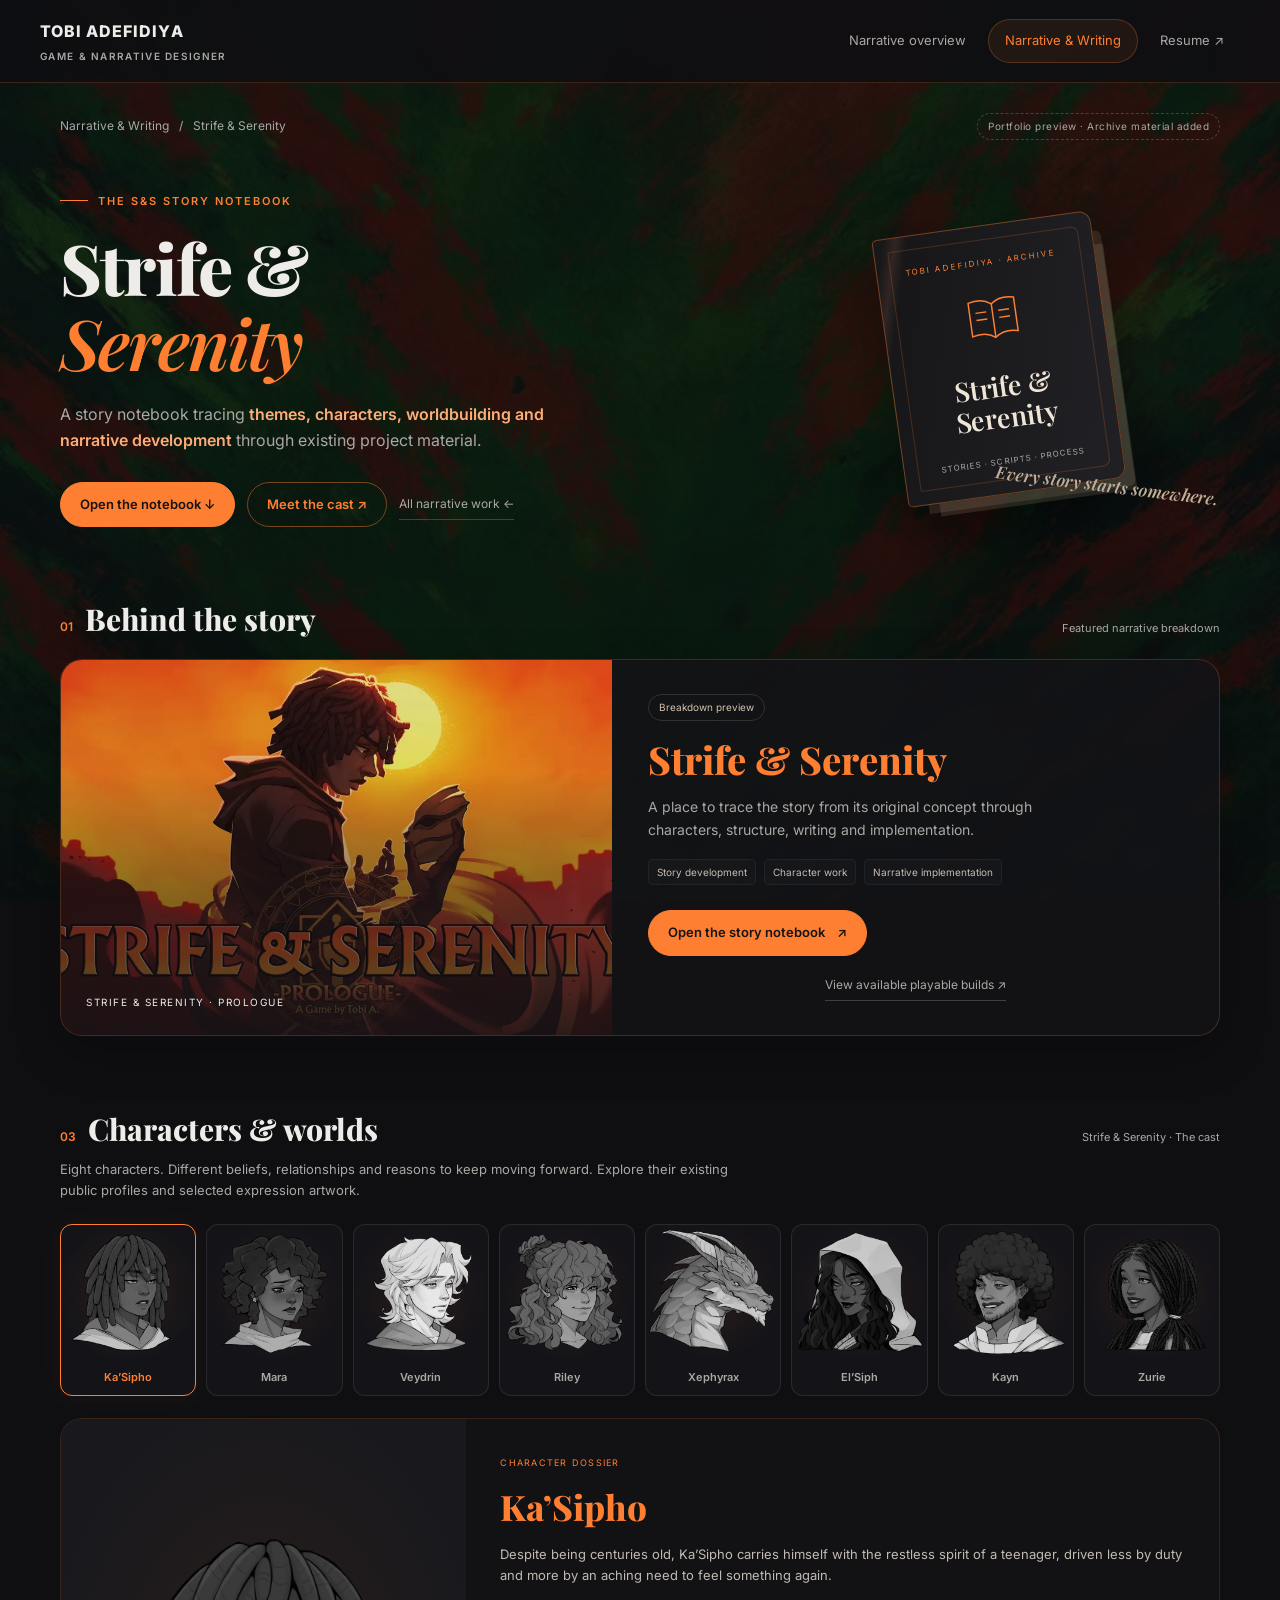
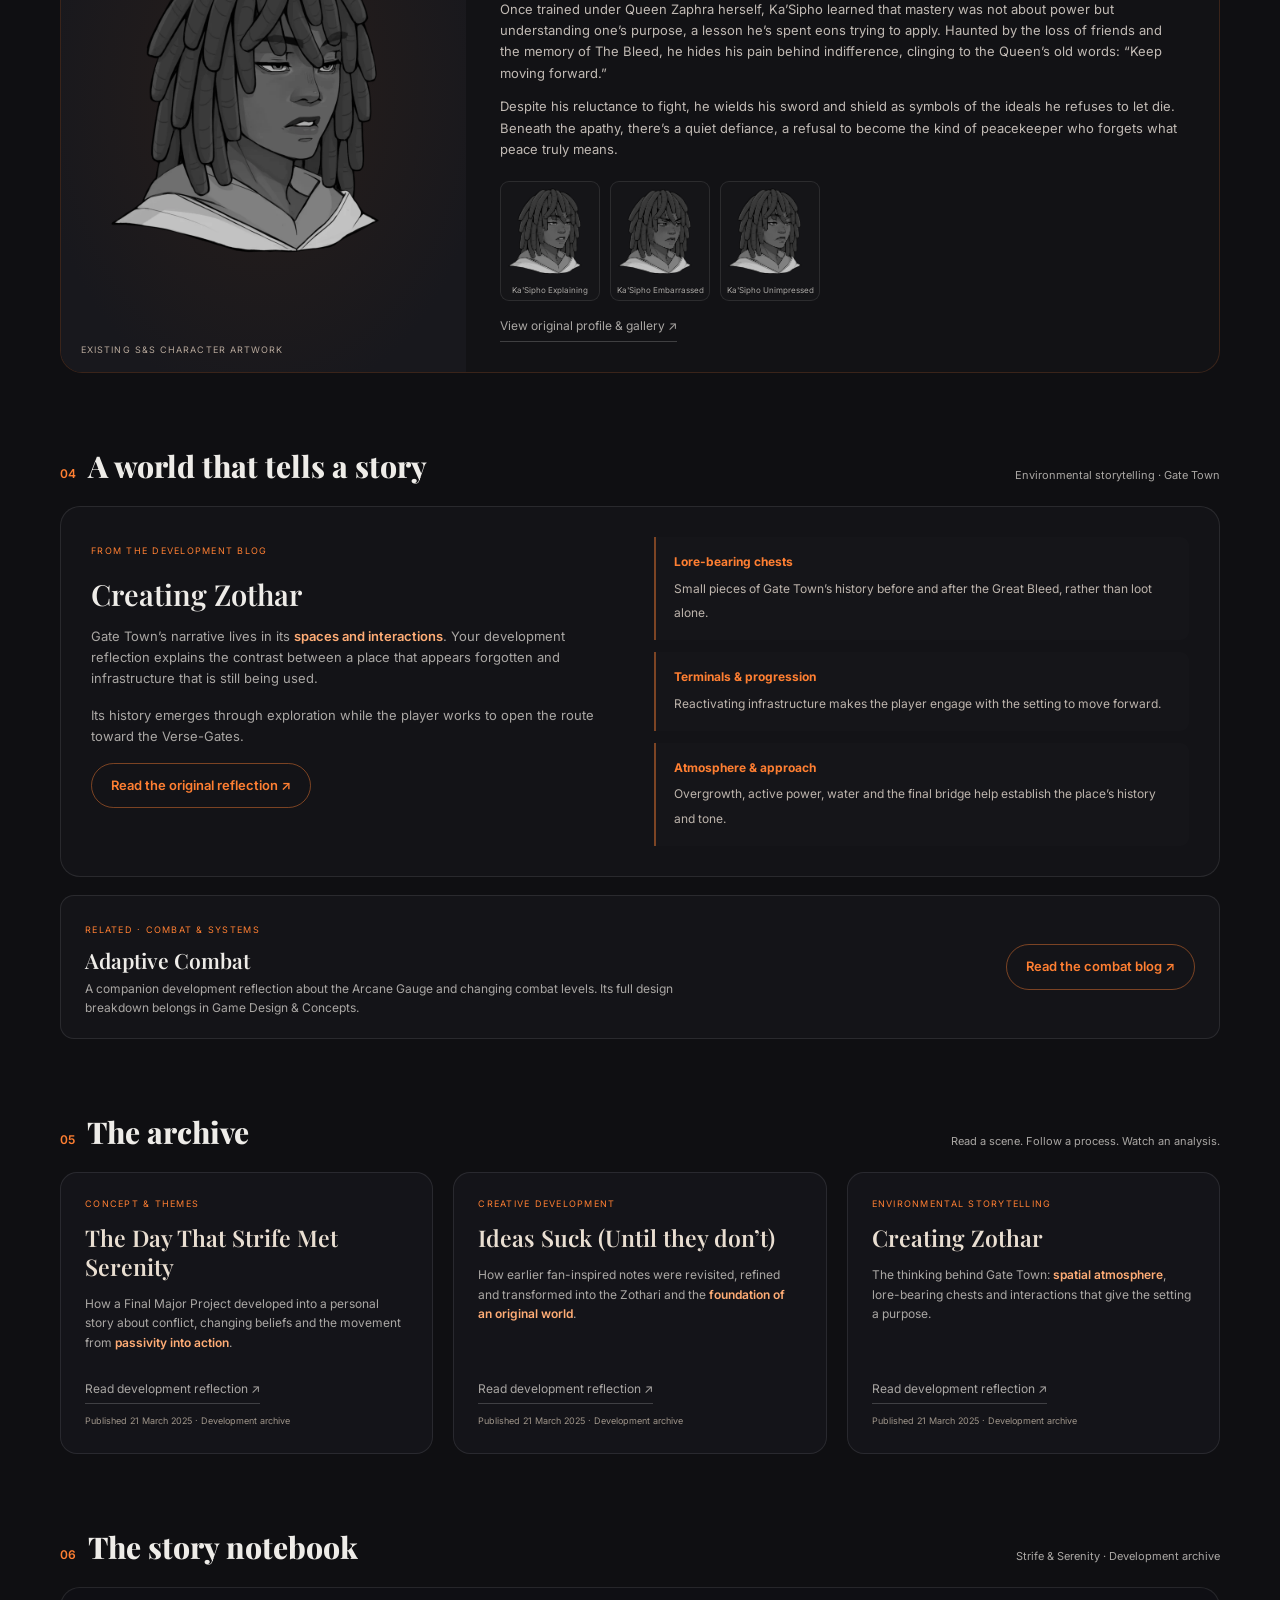
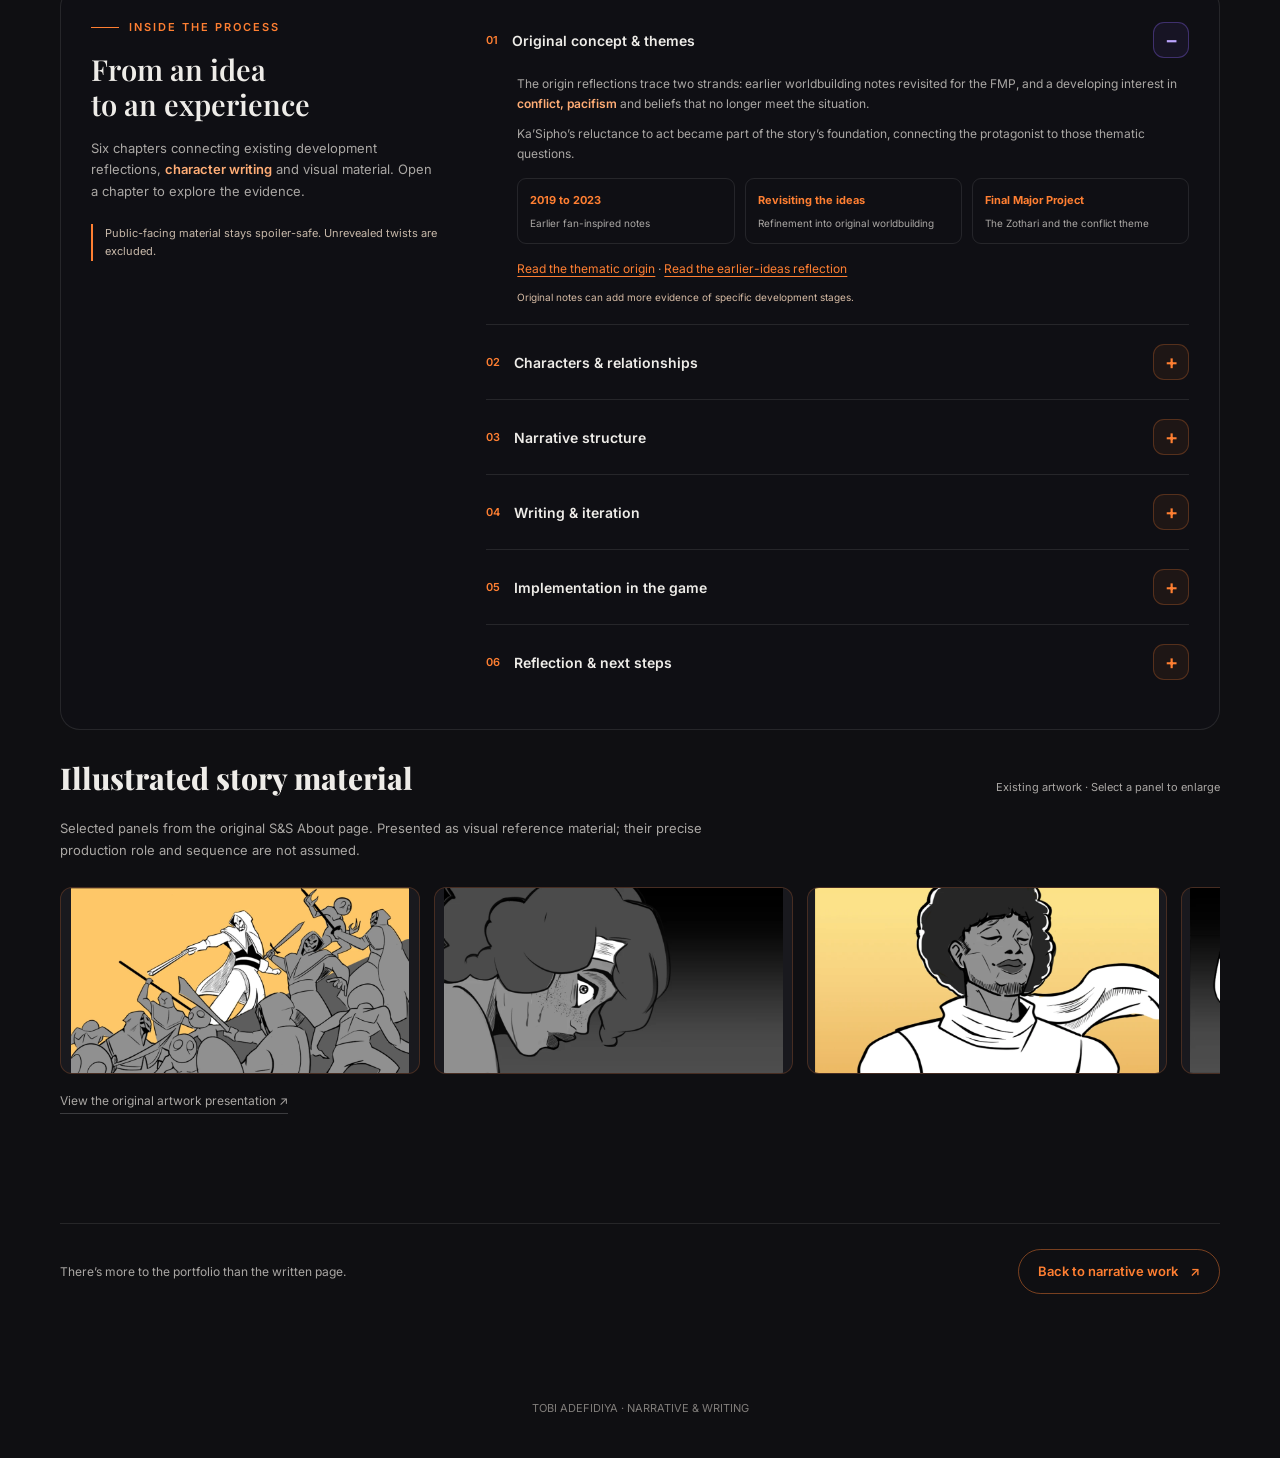
<file: strife-serenity-narrative.html>
<!DOCTYPE html>
<html lang="en">
<head>
<meta charset="utf-8"><meta name="viewport" content="width=device-width,initial-scale=1">
<title>Strife &amp; Serenity: Narrative Breakdown | Tobi Adefidiya</title>
<meta name="description" content="A preview of Tobi Adefidiya’s narrative and writing portfolio.">
<link rel="preconnect" href="https://fonts.googleapis.com"><link rel="preconnect" href="https://fonts.gstatic.com" crossorigin>
<link href="https://fonts.googleapis.com/css2?family=Inter:wght@400;500;600;700;800&amp;family=Playfair+Display:ital,wght@0,600;0,800;1,600&amp;display=swap" rel="stylesheet">
<style>
:root{--ink:#eeece8;--muted:#aaa7a4;--orange:#ff7f32;--line:#ffffff18;--paper:#e8d8bc;--header:82px;color-scheme:dark}*{box-sizing:border-box}html{scroll-behavior:smooth;scroll-padding-top:105px}body{margin:0;background:#0f0f12 url('assets/portfolio-wallpaper.webp') center/cover fixed;color:var(--ink);font:400 15px/1.65 Inter,system-ui,sans-serif}body:before{content:'';position:fixed;inset:0;background:rgba(10,11,14,.86);pointer-events:none;z-index:-1}a{color:inherit;text-decoration:none}button{font:inherit}button,a{ -webkit-tap-highlight-color:transparent}a:focus-visible,button:focus-visible,summary:focus-visible{outline:2px solid var(--orange);outline-offset:5px}button{cursor:pointer}h1,h2,h3,p{margin:0}header{position:sticky;top:0;z-index:30;background:#0f0f12e8;backdrop-filter:blur(18px);border-bottom:1px solid #ff7f3233}.nav{max-width:1240px;margin:auto;padding:14px 20px;min-height:82px;display:flex;align-items:center;justify-content:space-between;gap:20px}.brand{display:flex;align-items:center;gap:13px}.monogram{width:44px;height:44px;display:grid;place-items:center;border:1px solid #ff7f3288;border-radius:13px;background:linear-gradient(135deg,#ff7f3229,#ff7f3206);color:var(--orange);font:800 21px 'Playfair Display',serif}.name{display:block;font-weight:800;font-size:16px;letter-spacing:.065em}.role{display:block;color:var(--muted);font-size:10px;font-weight:600;letter-spacing:.13em;margin-top:4px}.navlinks{display:flex;align-items:center;gap:6px;font-size:13px}.navlinks a{padding:10px 16px;border-radius:99px;color:var(--muted)}.navlinks a.current{color:var(--orange);background:#ff7f3215;border:1px solid #ff7f3240}.container{max-width:1200px;margin:auto;padding:0 20px}.breadcrumb{display:flex;align-items:center;gap:10px;padding-top:30px;color:var(--muted);font-size:12px}.breadcrumb a:hover{color:var(--orange)}.preview{margin-left:auto;font-size:10px;letter-spacing:.05em;padding:4px 10px;border:1px dashed #ffffff30;border-radius:99px}.hero{padding:52px 0 44px;display:grid;grid-template-columns:1.5fr 1fr;gap:56px;align-items:center}.eyebrow{font-size:11px;font-weight:600;letter-spacing:.18em;text-transform:uppercase;color:var(--orange);display:flex;align-items:center;gap:10px}.eyebrow:before{content:'';width:28px;height:1px;background:var(--orange)}h1{font:800 clamp(42px,5.5vw,70px)/1.08 'Playfair Display',serif;letter-spacing:-1.8px;margin:20px 0}h1 em{font-weight:600;color:var(--orange)}.hero-copy{color:var(--muted);max-width:510px;font-size:16px}.hero-actions{display:flex;gap:12px;flex-wrap:wrap;margin-top:28px}.button{display:inline-flex;align-items:center;justify-content:center;gap:12px;padding:11px 19px;border:1px solid #ff7f3270;border-radius:99px;color:var(--orange);background:transparent;font-size:13px;font-weight:600;min-height:44px;transition:background .2s,transform .2s}.button:hover{background:#ff7f3217;transform:translateY(-2px)}.button.solid{background:var(--orange);color:#141414;border-color:var(--orange)}.book-scene{position:relative;min-height:280px;display:grid;place-items:center;background:radial-gradient(ellipse,#ff7f3212,transparent 70%)}.book{position:relative;width:220px;height:270px;background:linear-gradient(105deg,#191819 4%,#302523 8%,#171719 12%,#202024 88%);border:1px solid #ff7f3260;border-radius:5px 12px 12px 5px;transform:rotate(-8deg);box-shadow:14px 15px 0 -6px #ad9c8129,20px 24px 0 -11px #c3b18f28,0 30px 70px #0009;padding:30px 28px 25px;display:flex;flex-direction:column;justify-content:space-between}.book:after{content:'';position:absolute;inset:13px;border:1px solid #ff7f3233;border-radius:3px 7px 7px 3px;pointer-events:none}.book-top{font-size:8px;letter-spacing:.25em;color:var(--orange)}.book svg{width:58px;height:58px;color:var(--orange);margin:0 auto}.book-title{font:600 27px/1.15 'Playfair Display',serif;text-align:center;color:#efe5d7}.book-bottom{font-size:8px;letter-spacing:.14em;text-align:center;color:var(--muted)}.margin-note{position:absolute;right:0;bottom:3px;font:italic 600 17px 'Playfair Display',serif;color:#c1ae98;transform:rotate(7deg)}.section{padding:30px 0 45px;scroll-margin-top:105px}.section-heading{display:flex;align-items:end;justify-content:space-between;gap:20px;margin-bottom:22px}.section-heading h2{font:800 30px/1.2 'Playfair Display',serif}.section-heading small{font-size:11px;color:var(--muted)}.chapter-num{color:var(--orange);font:600 12px Inter,sans-serif;margin-right:12px}.feature{display:grid;grid-template-columns:1fr 1.1fr;border:1px solid #ff7f3238;border-radius:22px;overflow:hidden;background:#131317e8;box-shadow:0 16px 45px #0004}.feature-art{position:relative;min-height:355px;overflow:hidden}.feature-art img{width:100%;height:100%;position:absolute;object-fit:cover;object-position:center}.feature-art:after{content:'';position:absolute;inset:0;background:linear-gradient(0deg,#121216de,transparent 70%)}.art-label{position:absolute;z-index:1;left:25px;bottom:24px;font-size:10px;letter-spacing:.15em;text-transform:uppercase}.feature-copy{padding:34px 36px;display:flex;flex-direction:column;align-items:start;justify-content:center}.pill{font-size:10px;color:#d7c2ad;border:1px solid #ffffff20;border-radius:99px;padding:4px 10px;display:inline-block}.feature-copy h3{font:800 clamp(29px,3vw,40px)/1.15 'Playfair Display',serif;margin:16px 0 14px;color:var(--orange)}.feature-copy p{color:var(--muted);font-size:14px;max-width:420px}.tags{display:flex;flex-wrap:wrap;gap:8px;margin:18px 0 25px}.tags span{font-size:10px;color:#c4bbb4;padding:4px 8px;background:#ffffff05;border-radius:5px;border:1px solid #ffffff0d}.filters{display:flex;gap:8px;flex-wrap:wrap;margin:24px 0}.filter{border:1px solid var(--line);border-radius:99px;padding:8px 15px;color:var(--muted);background:#141418b0;font-size:12px;min-height:40px}.filter[aria-pressed=true]{background:#ff7f3217;color:var(--orange);border-color:#ff7f3266}.shelf{display:grid;grid-template-columns:repeat(3,minmax(0,1fr));gap:20px}.sample{background:#131317e6;border:1px solid var(--line);border-radius:17px;overflow:hidden;transition:transform .2s,border-color .2s}.sample:hover{transform:translateY(-4px);border-color:#ff7f3255}.sample[hidden]{display:none}.sample-visual{height:185px;position:relative;overflow:hidden;display:grid;place-items:center;background:radial-gradient(ellipse at 50% 90%,#54403355,#1b1b21 75%)}.sample-visual svg{width:58px;height:58px;stroke:var(--orange);stroke-width:1.3;fill:none;stroke-linecap:round;stroke-linejoin:round;opacity:.75}.sample-visual .empty-label{position:absolute;bottom:14px;left:16px;font-size:9px;letter-spacing:.12em;text-transform:uppercase;color:#c9b7a6}.paper{width:112px;height:145px;background:var(--paper);border-radius:2px;transform:rotate(-7deg);box-shadow:9px 9px 0 #a7998044,0 14px 25px #0005;display:flex;flex-direction:column;gap:7px;padding:26px 17px}.paper i{display:block;height:2px;background:#8b786650;width:100%}.paper i:first-child{width:55%;height:4px;margin-bottom:10px}.paper i:nth-child(3n){width:65%;align-self:center}.sample-body{padding:20px}.sample-type{font-size:9px;color:var(--orange);letter-spacing:.14em;text-transform:uppercase}.sample h3{font:600 22px/1.2 'Playfair Display',serif;margin:10px 0}.sample p{font-size:12px;color:var(--muted);min-height:60px}.sample button{border:0;border-top:1px solid var(--line);width:100%;background:transparent;color:#d5c5b7;font-size:12px;display:flex;justify-content:space-between;padding:14px 0 0;margin-top:16px}.sample button:hover{color:var(--orange)}.breakdown{display:grid;grid-template-columns:.75fr 1.5fr;gap:44px;padding:30px;border:1px solid var(--line);border-radius:20px;background:#111115df}.breakdown-intro h3{font:600 29px/1.2 'Playfair Display',serif;margin:16px 0}.breakdown-intro p{color:var(--muted);font-size:13px}.spoiler{margin-top:22px;border-left:2px solid var(--orange);padding-left:12px;color:#c7b8a9;font-size:11px}.chapters details{border-bottom:1px solid var(--line);padding:15px 0}.chapters details:first-child{padding-top:0}.chapters details:last-child{border-bottom:0}.chapters summary{display:flex;align-items:center;gap:14px;cursor:pointer;list-style:none;font-size:14px;font-weight:600}.chapters summary::-webkit-details-marker{display:none}.chapters summary:after{content:'+';color:var(--orange);margin-left:auto;font-size:20px;font-weight:400}.chapters details[open] summary:after{content:'−'}.chapters summary span{font:600 11px Inter,sans-serif;color:var(--orange)}.chapter-content{padding:12px 0 4px 31px;font-size:12px;color:var(--muted)}.chapter-content .pending{display:block;margin-top:10px;font-size:10px;color:#d6bba4}.endnote{display:flex;justify-content:space-between;align-items:center;gap:25px;margin:20px 0 55px;padding:25px 0;border-top:1px solid var(--line);color:var(--muted);font-size:12px}footer{padding:25px 20px 40px;text-align:center;color:#807d7a;font-size:11px}dialog{width:min(540px,calc(100% - 32px));border:1px solid #ff7f3255;border-radius:20px;background:#17171d;color:var(--ink);padding:32px;box-shadow:0 30px 90px #0009}dialog::backdrop{background:#000b;backdrop-filter:blur(5px)}dialog h2{font:600 28px/1.2 'Playfair Display',serif;color:var(--orange);margin:15px 0}dialog p{font-size:14px;color:var(--muted);margin-bottom:24px}.dialog-status{color:#c6a88e;font-size:10px;letter-spacing:.1em;text-transform:uppercase}
@media(max-width:850px){.hero{gap:20px;grid-template-columns:1.4fr 1fr}.book{width:180px;height:235px}.book-title{font-size:23px}.margin-note{right:4px;font-size:13px}.shelf{grid-template-columns:repeat(2,minmax(0,1fr))}.feature-copy{padding:26px}.breakdown{gap:25px}}
@media(max-width:600px){.nav{flex-direction:column;gap:8px;padding:12px 14px;min-height:0}.monogram{width:34px;height:34px;font-size:18px}.name{font-size:13px}.role{font-size:8px}.navlinks a{padding:7px 12px;font-size:11px}.container{padding:0 18px}.breadcrumb{padding-top:22px;flex-wrap:wrap;gap:7px}.preview{margin-left:0}.hero{grid-template-columns:1fr;padding:34px 0 24px}.book-scene{display:none}h1{font-size:46px;letter-spacing:-1px}.hero-copy{font-size:14px}.section{padding:25px 0}.section-heading{align-items:start;flex-direction:column;gap:8px}.section-heading h2{font-size:26px}.feature{grid-template-columns:1fr}.feature-art{min-height:230px}.feature-copy{padding:25px}.feature-copy h3{font-size:32px}.shelf{grid-template-columns:1fr}.sample-visual{height:180px}.sample p{min-height:0}.breakdown{grid-template-columns:1fr;padding:23px;gap:25px}.endnote{flex-direction:column;align-items:start;margin-bottom:25px}html{scroll-padding-top:125px}}
@media(prefers-reduced-motion:reduce){html{scroll-behavior:auto}.sample,.button{transition:none}.sample:hover,.button:hover{transform:none}}
body{background-image:linear-gradient(rgba(10,11,14,.86),rgba(10,11,14,.86)),url('assets/portfolio-wallpaper.webp')}body:before{display:none}

.archive-link{align-self:center;color:var(--muted);font-size:12px;border-bottom:1px solid #ffffff30;padding:5px 0}.archive-link:hover{color:var(--orange)}
.script-feature{display:grid;grid-template-columns:.8fr 1.2fr;border:1px solid #ffffff20;border-radius:22px;overflow:hidden;background:#131317e8;box-shadow:0 16px 45px #0004}
.script-paper{padding:30px 32px;min-height:320px;background:linear-gradient(125deg,#eddfc9,#dcc5a3);color:#463b30;display:flex;flex-direction:column;align-items:start;justify-content:space-between;position:relative}
.script-paper:after{content:'';position:absolute;right:20px;top:20px;bottom:20px;width:1px;background:#66513b26}
.script-paper-top{display:flex;justify-content:space-between;width:100%;font-size:9px;letter-spacing:.12em;border-bottom:1px solid #66513b33;padding-bottom:12px}
.script-paper svg{width:40px;height:40px;color:#896747;margin-top:18px}
.script-paper-title{font:600 clamp(28px,3vw,38px)/1.2 'Playfair Display',serif;margin:15px 0 24px}.script-paper-title em{font-weight:600;color:#81502e}
.script-paper-bottom{font-size:8px;letter-spacing:.15em}
.script-feature-copy{padding:34px 36px;display:flex;flex-direction:column;align-items:start;justify-content:center}
.script-feature-copy h3{font:800 32px/1.2 'Playfair Display',serif;color:var(--orange);margin:16px 0 14px}.script-feature-copy p{font-size:14px;max-width:420px;color:var(--muted)}
.script-context{display:flex;gap:9px 16px;flex-wrap:wrap;font-size:10px;color:#c1b5a7;border-top:1px solid var(--line);padding-top:14px;margin:20px 0 25px}
@media(max-width:600px){.script-feature{grid-template-columns:1fr}.script-paper{min-height:240px;padding:24px}.script-feature-copy{padding:25px}.script-feature-copy h3{font-size:28px}.archive-link{flex-basis:100%;align-self:start;width:max-content;flex-grow:0}}

.script-preview{width:min(1100px,94vw);max-width:94vw;height:90dvh;max-height:90dvh;padding:0;overflow:hidden;border-radius:18px}
.script-preview[open]{display:flex;flex-direction:column}
.script-preview-header{display:flex;align-items:center;justify-content:space-between;gap:20px;padding:15px 22px;border-bottom:1px solid var(--line);flex-shrink:0}
.script-preview-header h2{font:600 22px/1.2 'Playfair Display',serif;margin:0 0 4px}
.script-preview-header p{font-size:11px;margin:0;color:var(--muted)}
.script-preview-close{display:grid;place-items:center;min-width:44px;height:44px;border:1px solid var(--line);border-radius:50%;background:transparent;color:var(--ink);font-size:23px;line-height:1}
.script-preview-frame{display:block;width:100%;flex:1;min-height:0;border:0;background:#fff}
.script-preview-footer{display:flex;align-items:center;justify-content:space-between;gap:15px;flex-wrap:wrap;flex-shrink:0;padding:12px 22px;border-top:1px solid var(--line);font-size:11px;color:var(--muted)}
.script-preview-footer a{color:var(--orange);text-decoration:underline;text-underline-offset:3px}
.script-preview-actions{display:flex;gap:20px}
.cast-section .section-heading{margin-bottom:12px}.section-intro{color:var(--muted);font-size:13px;max-width:700px;margin-bottom:22px}
.cast-tabs{display:grid;grid-template-columns:repeat(8,minmax(0,1fr));gap:10px;margin:22px 0}
.cast-tab{padding:0;background:#16161bcf;border:1px solid var(--line);border-radius:12px;overflow:hidden;color:var(--muted);transition:border-color .2s,transform .2s}
.cast-tab img{display:block;width:100%;aspect-ratio:1;object-fit:contain;background:radial-gradient(circle,#ff7f3218,transparent 75%)}
.cast-tab span{display:block;padding:9px 3px;font-size:11px;font-weight:600}
.cast-tab[aria-selected=true]{border-color:var(--orange);color:var(--orange);box-shadow:0 0 24px #ff7f3212}.cast-tab:hover{transform:translateY(-3px)}
.dossier{display:grid;grid-template-columns:.7fr 1.3fr;background:#131317e8;border:1px solid #ff7f322b;border-radius:22px;overflow:hidden}
.dossier-portrait{position:relative;display:grid;place-items:center;min-height:360px;background:radial-gradient(ellipse at center,#69432b40,#18181d 80%)}.dossier-portrait img{width:100%;height:360px;object-fit:contain;max-height:460px}.dossier-portrait small{position:absolute;bottom:14px;left:20px;color:#b7a89b;font-size:9px;letter-spacing:.12em;text-transform:uppercase}
.dossier-copy{padding:30px 34px}.dossier-copy h3{font:800 35px/1.2 'Playfair Display',serif;color:var(--orange);margin:12px 0 16px}.dossier-copy p{font-size:13px;color:#c1bab4;margin:0 0 12px}.dossier-copy .archive-link{display:inline-block;margin-top:10px}
.expression-strip{display:flex;gap:10px;margin-top:20px}.expression-strip button{border:1px solid var(--line);border-radius:9px;padding:0;background:#ffffff04;overflow:hidden;flex:0 1 100px;color:var(--muted)}.expression-strip img{width:100%;aspect-ratio:1;object-fit:contain;display:block}.expression-strip span{display:block;font-size:8px;padding:5px;line-height:1.3}
.reading-grid{display:grid;grid-template-columns:repeat(3,minmax(0,1fr));gap:18px}.reading-card{display:flex;flex-direction:column;background:#15151bdc;border:1px solid var(--line);border-radius:17px;padding:24px}.reading-card h3{font:600 23px/1.25 'Playfair Display',serif;margin:12px 0;color:#e9ded1}.reading-card p{font-size:12px;color:var(--muted);margin-bottom:20px;flex:1}.reading-card .archive-link{align-self:start;font-size:12px}.reading-date{font-size:9px;color:#9f958a;margin:10px 0 0}
.world-feature{display:grid;grid-template-columns:1fr 1fr;gap:28px;border:1px solid var(--line);border-radius:20px;background:#141419e8;padding:30px}.world-feature h3{font:600 29px 'Playfair Display',serif;margin:13px 0}.world-feature p{font-size:13px;color:var(--muted);margin-bottom:15px}.world-evidence{display:grid;gap:12px}.world-evidence div{padding:15px 18px;border-left:2px solid #ff7f3270;background:#ffffff03;border-radius:0 9px 9px 0}.world-evidence strong{display:block;color:var(--orange);font-size:12px;margin-bottom:4px}.world-evidence span{font-size:12px;color:#bdb4ac}
.story-panels{display:flex;gap:14px;overflow-x:auto;padding:4px 0 14px;scroll-snap-type:x mandatory}.story-panels a{flex:0 0 31%;min-width:220px;scroll-snap-align:start;border:1px solid #ff7f3233;border-radius:12px;overflow:hidden;background:#19191e}.story-panels img{width:100%;height:185px;object-fit:contain;display:block}.story-panels a:hover{border-color:var(--orange)}
.related-design{border:1px solid var(--line);border-radius:14px;background:#17171cba;padding:20px 24px;margin-top:18px;display:flex;align-items:center;justify-content:space-between;gap:25px}.related-design h3{font:600 21px 'Playfair Display',serif;margin:5px 0}.related-design p{font-size:12px;color:var(--muted);max-width:620px}.related-design .button{flex-shrink:0}
.chapter-content a{color:var(--orange);text-decoration:underline;text-underline-offset:3px}.chapter-content p{margin-bottom:10px}.gallery-preview{width:min(850px,94vw);max-height:92dvh;padding:20px;overflow:auto}.gallery-preview img{display:block;max-width:100%;width:100%;max-height:73dvh;object-fit:contain}.gallery-preview .gallery-caption{display:flex;justify-content:space-between;gap:18px;align-items:center;color:var(--muted);font-size:11px}.gallery-preview .gallery-caption button{font-size:13px}
@media(max-width:850px){.cast-tabs{grid-template-columns:repeat(4,minmax(0,1fr))}.reading-grid{grid-template-columns:1fr}.reading-card p{max-width:680px}.dossier{grid-template-columns:.8fr 1.2fr}.dossier-copy{padding:25px}.dossier-portrait img{height:300px}}
@media(max-width:600px){.cast-tabs{gap:8px}.cast-tab span{font-size:10px}.dossier,.world-feature{grid-template-columns:1fr}.dossier-portrait{min-height:250px}.dossier-portrait img{height:250px}.dossier-copy{padding:24px}.world-feature{padding:24px;gap:20px}.related-design{flex-direction:column;align-items:start;padding:22px}.story-panels a{flex-basis:85%}.reading-grid{gap:14px}}
@media(prefers-reduced-motion:reduce){.cast-tab{transition:none}.cast-tab:hover{transform:none}}
.origin-steps{display:grid;grid-template-columns:repeat(3,minmax(0,1fr));gap:10px;margin:15px 0}.origin-steps span{padding:12px;border:1px solid var(--line);border-radius:9px;font-size:10px}.origin-steps b{display:block;color:var(--orange);font-size:11px;margin-bottom:5px}@media(max-width:600px){.origin-steps{grid-template-columns:1fr}}
</style>
<style id="disclosure-clarity">summary::after,summary .chev,.case-toggle,.collapse-btn{color:#ff7f32}summary:focus-visible{outline:2px solid #ff7f32;outline-offset:4px}</style><link rel="stylesheet" href="assets/portfolio-refinements.css"><link rel="stylesheet" href="assets/media-preview.css"></head>
<body>
<header><nav class="nav" aria-label="Main navigation"><a href="index.html" class="brand" aria-label="Tobi Adefidiya: homepage"><span><span class="name">TOBI ADEFIDIYA</span><span class="role">GAME &amp; NARRATIVE DESIGNER</span></span></a><div class="navlinks"><a href="narrative.html">Narrative overview</a><a href="narrative.html" class="current">Narrative &amp; Writing</a><a href="assets/Tobi_A_Resume.pdf" target="_self" rel="noopener">Resume ↗</a></div></nav></header>
<main class="container">
 <div class="breadcrumb"><a href="narrative.html">Narrative &amp; Writing</a><span aria-hidden="true">/</span><span>Strife &amp; Serenity</span><span class="preview">Portfolio preview · Archive material added</span></div>
 <section class="hero" aria-labelledby="page-title"><div><div class="eyebrow">The S&amp;S story notebook</div><h1>Strife &amp;<br><em>Serenity</em></h1><p class="hero-copy">A story notebook tracing <strong class="portfolio-keyword">themes, characters, worldbuilding and narrative development</strong> through existing project material.</p><div class="hero-actions"><a href="#breakdown" class="button solid">Open the notebook ↓</a><a href="#characters" class="button">Meet the cast ↗</a><a href="narrative.html" class="archive-link">All narrative work ←</a></div></div><div class="book-scene" aria-hidden="true"><div class="book"><div class="book-top">TOBI ADEFIDIYA · ARCHIVE</div><svg viewbox="0 0 48 48" fill="none" stroke="currentColor" stroke-width="1.2"><path d="M24 11c-5-4-12-5-19-3v28c7-2 14-1 19 3 5-4 12-5 19-3V8c-7-2-14-1-19 3Z"></path><path d="M24 11v28M10 17h9M29 17h9M10 23h9M29 23h9"></path></svg><div class="book-title">Strife &amp;<br>Serenity</div><div class="book-bottom">STORIES · SCRIPTS · PROCESS</div></div><span class="margin-note">Every story starts somewhere.</span></div></section>
 <section id="featured" class="section" aria-labelledby="featured-title"><div class="section-heading"><h2 id="featured-title"><span class="chapter-num">01</span>Behind the story</h2><small>Featured narrative breakdown</small></div><article class="feature"><div class="feature-art"><img src="assets/strife-serenity-cover.webp" alt="Existing Strife &amp; Serenity project cover"><span class="art-label">Strife &amp; Serenity · Prologue</span></div><div class="feature-copy"><span class="pill">Breakdown preview</span><h3>Strife &amp; Serenity</h3><p>A place to trace the story from its original concept through characters, structure, writing and implementation.</p><div class="tags"><span>Story development</span><span>Character work</span><span>Narrative implementation</span></div><a href="#breakdown" class="button solid">Open the story notebook <span aria-hidden="true">↗</span></a><a class="archive-link" href="https://wabugames.com/downloads/" target="_self" rel="noopener" style="margin-top:14px">View available playable builds ↗</a></div></article></section>

<section id="characters" class="section cast-section" aria-labelledby="cast-heading"><div class="section-heading"><h2 id="cast-heading"><span class="chapter-num">03</span>Characters &amp; worlds</h2><small>Strife &amp; Serenity · The cast</small></div><p class="section-intro">Eight characters. Different beliefs, relationships and reasons to keep moving forward. Explore their existing public profiles and selected expression artwork.</p><div class="cast-tabs" role="tablist" aria-label="Select a character"><button type="button" class="cast-tab" role="tab" id="cast-tab-0" aria-controls="cast-dossier" aria-selected="true" tabindex="0" data-character="0"><img src="assets/narrative/kasipho-portrait.webp" alt="" loading="lazy"><span>Ka’Sipho</span></button><button type="button" class="cast-tab" role="tab" id="cast-tab-1" aria-controls="cast-dossier" aria-selected="false" tabindex="-1" data-character="1"><img src="assets/narrative/mara-portrait.webp" alt="" loading="lazy"><span>Mara</span></button><button type="button" class="cast-tab" role="tab" id="cast-tab-2" aria-controls="cast-dossier" aria-selected="false" tabindex="-1" data-character="2"><img src="assets/narrative/veydrin-portrait.webp" alt="" loading="lazy"><span>Veydrin</span></button><button type="button" class="cast-tab" role="tab" id="cast-tab-3" aria-controls="cast-dossier" aria-selected="false" tabindex="-1" data-character="3"><img src="assets/narrative/riley-portrait.webp" alt="" loading="lazy"><span>Riley</span></button><button type="button" class="cast-tab" role="tab" id="cast-tab-4" aria-controls="cast-dossier" aria-selected="false" tabindex="-1" data-character="4"><img src="assets/narrative/xephyrax-portrait.webp" alt="" loading="lazy"><span>Xephyrax</span></button><button type="button" class="cast-tab" role="tab" id="cast-tab-5" aria-controls="cast-dossier" aria-selected="false" tabindex="-1" data-character="5"><img src="assets/narrative/elsiph-portrait.webp" alt="" loading="lazy"><span>El’Siph</span></button><button type="button" class="cast-tab" role="tab" id="cast-tab-6" aria-controls="cast-dossier" aria-selected="false" tabindex="-1" data-character="6"><img src="assets/narrative/kayn-portrait.webp" alt="" loading="lazy"><span>Kayn</span></button><button type="button" class="cast-tab" role="tab" id="cast-tab-7" aria-controls="cast-dossier" aria-selected="false" tabindex="-1" data-character="7"><img src="assets/narrative/zurie-portrait.webp" alt="" loading="lazy"><span>Zurie</span></button></div><article id="cast-dossier" class="dossier" role="tabpanel" aria-labelledby="cast-tab-0"><div class="dossier-portrait"><img id="cast-portrait" src="assets/narrative/kasipho-portrait.webp" alt="Ka’Sipho character portrait"><small>Existing S&amp;S character artwork</small></div><div class="dossier-copy"><span class="sample-type">Character dossier</span><h3 id="cast-name">Ka’Sipho</h3><div id="cast-biography"><p>Despite being centuries old, Ka’Sipho carries himself with the restless spirit of a teenager, driven less by duty and more by an aching need to feel something again.</p><p>Once trained under Queen Zaphra herself, Ka’Sipho learned that mastery was not about power but understanding one’s purpose, a lesson he’s spent eons trying to apply. Haunted by the loss of friends and the memory of The Bleed, he hides his pain behind indifference, clinging to the Queen’s old words: “Keep moving forward.”</p><p>Despite his reluctance to fight, he wields his sword and shield as symbols of the ideals he refuses to let die. Beneath the apathy, there’s a quiet defiance, a refusal to become the kind of peacekeeper who forgets what peace truly means.</p></div><div class="expression-strip" id="cast-expressions"></div><a id="cast-original" class="archive-link" href="https://wabugames.com/kasipho/" target="_self" rel="noopener">View original profile &amp; gallery ↗</a></div></article></section><section id="world-storytelling" class="section" aria-labelledby="world-heading"><div class="section-heading"><h2 id="world-heading"><span class="chapter-num">04</span>A world that tells a story</h2><small>Environmental storytelling · Gate Town</small></div><article class="world-feature"><div><span class="sample-type">From the development blog</span><h3>Creating Zothar</h3><p>Gate Town’s narrative lives in its <strong class="portfolio-keyword">spaces and interactions</strong>. Your development reflection explains the contrast between a place that appears forgotten and infrastructure that is still being used.</p><p>Its history emerges through exploration while the player works to open the route toward the Verse-Gates.</p><a class="button" href="https://wabugames.com/omnis-est-qui-et-autem-sed-ipsam/" target="_self" rel="noopener">Read the original reflection ↗</a></div><div class="world-evidence"><div><strong>Lore-bearing chests</strong><span>Small pieces of Gate Town’s history before and after the Great Bleed, rather than loot alone.</span></div><div><strong>Terminals &amp; progression</strong><span>Reactivating infrastructure makes the player engage with the setting to move forward.</span></div><div><strong>Atmosphere &amp; approach</strong><span>Overgrowth, active power, water and the final bridge help establish the place’s history and tone.</span></div></div></article><div class="related-design"><div><span class="sample-type">Related · Combat &amp; systems</span><h3>Adaptive Combat</h3><p>A companion development reflection about the Arcane Gauge and changing combat levels. Its full design breakdown belongs in Game Design &amp; Concepts.</p></div><a class="button" href="https://wabugames.com/ea-temporibus-in-debitis/" target="_self" rel="noopener">Read the combat blog ↗</a></div></section>
 <section id="collection" class="section" aria-labelledby="archive-title"><div class="section-heading"><h2 id="archive-title"><span class="chapter-num">05</span>The archive</h2><small>Read a scene. Follow a process. Watch an analysis.</small></div>
 <div class="shelf"><article class="sample reading-card" data-category="process"><span class="sample-type">Concept &amp; themes</span><h3>The Day That Strife Met Serenity</h3><p>How a Final Major Project developed into a personal story about conflict, changing beliefs and the movement from <strong class="portfolio-keyword">passivity into action</strong>.</p><a class="archive-link" href="https://wabugames.com/the-day-that-strife-met-serenity/" target="_self" rel="noopener">Read development reflection ↗</a><span class="reading-date">Published 21 March 2025 · Development archive</span></article><article class="sample reading-card" data-category="process"><span class="sample-type">Creative development</span><h3>Ideas Suck (Until they don’t)</h3><p>How earlier fan-inspired notes were revisited, refined and transformed into the Zothari and the <strong class="portfolio-keyword">foundation of an original world</strong>.</p><a class="archive-link" href="https://wabugames.com/never-throw-away-your-ideas/" target="_self" rel="noopener">Read development reflection ↗</a><span class="reading-date">Published 21 March 2025 · Development archive</span></article><article class="sample reading-card" data-category="process"><span class="sample-type">Environmental storytelling</span><h3>Creating Zothar</h3><p>The thinking behind Gate Town: <strong class="portfolio-keyword">spatial atmosphere</strong>, lore-bearing chests and interactions that give the setting a purpose.</p><a class="archive-link" href="https://wabugames.com/omnis-est-qui-et-autem-sed-ipsam/" target="_self" rel="noopener">Read development reflection ↗</a><span class="reading-date">Published 21 March 2025 · Development archive</span></article>
 
 
 
 
 
 
 </div></section>
 <section id="breakdown" class="section" aria-labelledby="notebook-title"><div class="section-heading"><h2 id="notebook-title"><span class="chapter-num">06</span>The story notebook</h2><small>Strife &amp; Serenity · Development archive</small></div><div class="breakdown"><div class="breakdown-intro"><div class="eyebrow">Inside the process</div><h3>From an idea<br>to an experience</h3><p>Six chapters connecting existing development reflections, <strong class="portfolio-keyword">character writing</strong> and visual material. Open a chapter to explore the evidence.</p><div class="spoiler">Public-facing material stays spoiler-safe. Unrevealed twists are excluded.</div></div><div class="chapters">
 <details open><summary class="portfolio-disclosure-summary"><span>01</span>Original concept &amp; themes<span class="disclosure-indicator" aria-hidden="true">−</span></summary><div class="chapter-content"><p>The origin reflections trace two strands: earlier worldbuilding notes revisited for the FMP, and a developing interest in <strong class="portfolio-keyword">conflict, pacifism</strong> and beliefs that no longer meet the situation.</p><p>Ka’Sipho’s reluctance to act became part of the story’s foundation, connecting the protagonist to those thematic questions.</p><div class="origin-steps"><span><b>2019 to 2023</b> Earlier fan-inspired notes</span><span><b>Revisiting the ideas</b> Refinement into original worldbuilding</span><span><b>Final Major Project</b> The Zothari and the conflict theme</span></div><a href="https://wabugames.com/the-day-that-strife-met-serenity/" target="_self" rel="noopener">Read the thematic origin</a> · <a href="https://wabugames.com/never-throw-away-your-ideas/" target="_self" rel="noopener">Read the earlier-ideas reflection</a><span class="pending">Original notes can add more evidence of specific development stages.</span></div></details>
 <details><summary class="portfolio-disclosure-summary"><span>02</span>Characters &amp; relationships<span class="disclosure-indicator" aria-hidden="true">+</span></summary><div class="chapter-content"><p>The cast collection brings together the eight existing public biographies and selected expression artwork. These establish <strong class="portfolio-keyword">motivations, beliefs and relationships</strong> without revealing hidden story developments.</p><a href="#characters">Explore the character dossiers</a><span class="pending">Development notes, dialogue samples and documented revisions can deepen these profiles.</span></div></details>
 <details><summary class="portfolio-disclosure-summary"><span>03</span>Narrative structure<span class="disclosure-indicator" aria-hidden="true">+</span></summary><div class="chapter-content"><p>Existing illustrated story material is available below. It supports a visual introduction to the project; a complete narrative outline and pacing explanation have not yet been added.</p><a href="#story-art">Browse the illustrated material</a><span class="pending">Panel purpose, sequence and visual credits still need confirmation before a detailed process breakdown.</span></div></details>
 <details><summary class="portfolio-disclosure-summary"><span>04</span>Writing &amp; iteration<span class="disclosure-indicator" aria-hidden="true">+</span></summary><div class="chapter-content"><p>Early ideation records document a change from a lone-ranger protagonist to someone already belonging to the central society, making the connection to its cause more immediate. Later public biographies establish Ka’Sipho’s reluctance to act. These are development stages, rather than interchangeable accounts of current canon.</p><p>The featured <em>Opening &amp; Ending</em> is a separate original writing sample and is not presented as an S&amp;S script.</p><span class="pending">S&amp;S script versions and revision context are still needed here.</span></div></details>
 <details><summary class="portfolio-disclosure-summary"><span>05</span>Implementation in the game<span class="disclosure-indicator" aria-hidden="true">+</span></summary><div class="chapter-content"><p>“Creating Zothar” explains how Gate Town’s history was connected to exploration: <strong class="portfolio-keyword">lore-bearing chests</strong>, terminal reactivation and a purposeful approach to the Verse-Gates.</p><a href="#world-storytelling">Explore the environmental storytelling breakdown</a><span class="pending">Selected in-game clips, screenshots and implementation documentation will provide the next layer of evidence.</span></div></details>
 <details data-no-emphasis=""><summary class="portfolio-disclosure-summary"><span>06</span>Reflection &amp; next steps<span class="disclosure-indicator" aria-hidden="true">+</span></summary><div class="chapter-content"><p>The development reflections describe discovering the story’s direction, refining earlier ideas and finding a clearer purpose for Gate Town.</p><p>They preserve the personal voice behind the project. Published blog dates are shown as publication dates, rather than assumed production milestones.</p><span class="pending">Documented feedback and specific next steps can be added when supplied.</span></div></details>
 </div></div><div id="story-art" class="section" aria-labelledby="story-art-heading"><div class="section-heading"><h2 id="story-art-heading">Illustrated story material</h2><small>Existing artwork · Select a panel to enlarge</small></div><p class="section-intro">Selected panels from the original S&amp;S About page. Presented as visual reference material; their precise production role and sequence are not assumed.</p><div class="story-panels"><a href="assets/narrative/story-panel-0.webp" data-story-image="assets/narrative/story-panel-0.webp" data-image-label="Existing Strife &amp; Serenity illustrated panel"><img src="assets/narrative/story-panel-0.webp" alt="Existing Strife &amp; Serenity illustrated panel" loading="lazy"></a><a href="assets/narrative/story-panel-1.webp" data-story-image="assets/narrative/story-panel-1.webp" data-image-label="Existing Strife &amp; Serenity illustrated panel"><img src="assets/narrative/story-panel-1.webp" alt="Existing Strife &amp; Serenity illustrated panel" loading="lazy"></a><a href="assets/narrative/story-panel-2.webp" data-story-image="assets/narrative/story-panel-2.webp" data-image-label="Existing Strife &amp; Serenity illustrated panel"><img src="assets/narrative/story-panel-2.webp" alt="Existing Strife &amp; Serenity illustrated panel" loading="lazy"></a><a href="assets/narrative/story-panel-3.webp" data-story-image="assets/narrative/story-panel-3.webp" data-image-label="Existing Strife &amp; Serenity illustrated panel"><img src="assets/narrative/story-panel-3.webp" alt="Existing Strife &amp; Serenity illustrated panel" loading="lazy"></a><a href="assets/narrative/story-panel-4.webp" data-story-image="assets/narrative/story-panel-4.webp" data-image-label="Existing Strife &amp; Serenity illustrated panel"><img src="assets/narrative/story-panel-4.webp" alt="Existing Strife &amp; Serenity illustrated panel" loading="lazy"></a></div><a class="archive-link" href="https://wabugames.com/about/" target="_self" rel="noopener">View the original artwork presentation ↗</a></div></section>
 <div class="endnote"><span>There’s more to the portfolio than the written page.</span><a href="narrative.html" class="button">Back to narrative work <span aria-hidden="true">↗</span></a></div>
</main><footer>TOBI ADEFIDIYA · NARRATIVE &amp; WRITING</footer>
<dialog id="sample-dialog" aria-labelledby="sample-title"><span class="dialog-status">Sample destination preview</span><h2 id="sample-title"></h2><p id="sample-description"></p><button class="button" id="close-dialog" type="button">Back to the archive</button></dialog>
<script>
const filters=[...document.querySelectorAll('[data-filter]')];const samples=[...document.querySelectorAll('[data-category]')];filters.forEach(button=>button.addEventListener('click',()=>{filters.forEach(b=>b.setAttribute('aria-pressed',String(b===button)));samples.forEach(card=>card.hidden=button.dataset.filter!=='all'&&card.dataset.category!==button.dataset.filter)}));const dialog=document.querySelector('#sample-dialog');document.querySelectorAll('[data-title]').forEach(button=>button.addEventListener('click',()=>{document.querySelector('#sample-title').textContent=button.dataset.title;document.querySelector('#sample-description').textContent=button.dataset.description;dialog.showModal()}));document.querySelector('#close-dialog').addEventListener('click',()=>dialog.close());dialog.addEventListener('click',event=>{if(event.target!==dialog)return;const r=dialog.getBoundingClientRect();if(event.clientX<r.left||event.clientX>r.right||event.clientY<r.top||event.clientY>r.bottom)dialog.close()});
</script>
<dialog id="script-preview" class="script-preview" aria-labelledby="script-preview-title">
 <div class="script-preview-header"><div><h2 id="script-preview-title">Opening &amp; Ending</h2><p>Tobi Adefidiya · 7-page script sample</p></div><button type="button" class="script-preview-close" aria-label="Close script preview">×</button></div>
 <iframe class="script-preview-frame" title="Opening &amp; Ending: scrollable PDF preview"></iframe>
 <div class="script-preview-footer"><span>Scroll inside the preview to read all seven pages.</span><div class="script-preview-actions"><a href="assets/Tobi_Opening_and_Ending.pdf" target="_self" rel="noopener">Open PDF ↗</a><a href="assets/Tobi_Opening_and_Ending.pdf" download="Tobi_Opening_and_Ending.pdf">Download PDF ↓</a></div></div>
</dialog>
<script>
(()=>{
 const preview=document.getElementById('script-preview');const frame=preview.querySelector('iframe');
 document.querySelectorAll('[data-preview-script]').forEach(link=>link.addEventListener('click',event=>{
  if(matchMedia('(max-width:700px)').matches||event.ctrlKey||event.metaKey||event.shiftKey||event.altKey)return;
  event.preventDefault();frame.src=link.href+'#view=FitH';preview.showModal();
 }));
 preview.querySelector('.script-preview-close').addEventListener('click',()=>preview.close());
 preview.addEventListener('close',()=>frame.removeAttribute('src'));
 preview.addEventListener('click',event=>{if(event.target!==preview)return;const r=preview.getBoundingClientRect();if(event.clientX<r.left||event.clientX>r.right||event.clientY<r.top||event.clientY>r.bottom)preview.close()});
})();
</script>
<dialog id="art-preview" class="gallery-preview" aria-label="Artwork preview"><img alt=""><div class="gallery-caption"><span class="art-caption"></span><button class="button" type="button">Close</button></div></dialog>
<script>
(()=>{
 const data={"cast": [{"name": "Ka’Sipho", "slug": "kasipho", "url": "https://wabugames.com/kasipho/", "paragraphs": ["Despite being centuries old, Ka’Sipho carries himself with the restless spirit of a teenager, driven less by duty and more by an aching need to feel something again.", "Once trained under Queen Zaphra herself, Ka’Sipho learned that mastery was not about power but understanding one’s purpose, a lesson he’s spent eons trying to apply. Haunted by the loss of friends and the memory of The Bleed, he hides his pain behind indifference, clinging to the Queen’s old words: “Keep moving forward.”", "Despite his reluctance to fight, he wields his sword and shield as symbols of the ideals he refuses to let die. Beneath the apathy, there’s a quiet defiance, a refusal to become the kind of peacekeeper who forgets what peace truly means."], "portrait": "assets/narrative/kasipho-portrait.webp", "gallery": [{"src": "assets/narrative/kasipho-0.webp", "label": "Ka'Sipho Explaining"}, {"src": "assets/narrative/kasipho-1.webp", "label": "Ka'Sipho Embarrassed"}, {"src": "assets/narrative/kasipho-2.webp", "label": "Ka'Sipho Unimpressed"}]}, {"name": "Mara", "slug": "mara", "url": "https://wabugames.com/mara/", "paragraphs": ["Once a respected ZARIMAR, Mara was known for her strength, clarity, and unwavering sense of justice. She formed a close bond with both Xephyrax and Riley, and stood beside Ka’Sipho longer than anyone else after The Great Bleed… …until the day she vanished. Now branded a traitor, accused of murdering thirteen ZARIMAR, the only thing known, is that she has not yet fled Zothar. But for Ka’Sipho, the question isn’t what she did it’s if she did it, and if so, why? And if the Mara he knew is truly gone. …if she’s truly CONFLICTED."], "portrait": "assets/narrative/mara-portrait.webp", "gallery": [{"src": "assets/narrative/mara-0.webp", "label": "Mara Humiliated"}, {"src": "assets/narrative/mara-1.webp", "label": "Mara Frustrated"}, {"src": "assets/narrative/mara-2.webp", "label": "Mara Furious"}]}, {"name": "Veydrin", "slug": "veydrin", "url": "https://wabugames.com/veydrin/", "paragraphs": ["A dedicated ZARIMAR. Veydrin holds firm to the belief that peace is still worth fighting for. And in a world where many forget what they live for, he sees his duty as his purpose, as a rare kind of luxury, and his reason to keep living. To keep moving forward. He is among the few ZARIMAR Ka’Sipho can tolerate. And now, with Mara missing, he seeks Ka’Sipho’s help. Not out of trust, but out of necessity. Out of duty. For peace. For purpose."], "portrait": "assets/narrative/veydrin-portrait.webp", "gallery": [{"src": "assets/narrative/veydrin-0.webp", "label": "Veydrin"}]}, {"name": "Riley", "slug": "riley", "url": "https://wabugames.com/riley/", "paragraphs": ["Riley hails from a distant Sub-Verse. After an invasion turned her world upside-down, Riley rose as a vigilante against an oppressive regime. A hero, a beacon of hope… a spark. When the ZARIMAR discovered her, they offered a chance to aid in their greater mission-to bring peace across the Uni-Verse, including her own. Through them, she met Mara and Xephyrax. Together, they became a team. Now, with Mara missing, Riley joins the search."], "portrait": "assets/narrative/riley-portrait.webp", "gallery": [{"src": "assets/narrative/riley-0.webp", "label": "Riley Happy"}, {"src": "assets/narrative/riley-1.webp", "label": "Riley Smirk"}, {"src": "assets/narrative/riley-2.webp", "label": "Riley Delighted"}]}, {"name": "Xephyrax", "slug": "xephyrax", "url": "https://wabugames.com/xephyrax/", "paragraphs": ["A kindhearted Archdragon from a distant Sub-Verse, Xephyrax is calm, kind, composed, and deeply attuned to the Arcane. Able to breathe it in its purest form, as flame. He rarely speaks of the past that led him to work alongside the ZARIMAR, a past marked by something he refuses to revisit. It was there he met Mara. Not just a comrade, but a true friend. Now, with her missing, he joins the search."], "portrait": "assets/narrative/xephyrax-portrait.webp", "gallery": [{"src": "assets/narrative/xephyrax-0.webp", "label": "Xephyrax Content"}, {"src": "assets/narrative/xephyrax-1.webp", "label": "Xephyrax Fond"}, {"src": "assets/narrative/xephyrax-2.webp", "label": "Xephyrax Concern"}]}, {"name": "El’Siph", "slug": "elsiph", "url": "https://wabugames.com/elsiph/", "paragraphs": ["She was once the big sister of the group. A brilliant Arcanist, calm and protective… …until The Great Bleed left a mark no one could see. Since then, her strength had only grown, driven by a purpose she never once shared. Then, she vanished with Kayn. Left behind questions, a shattered bond, and a growing sense that power was never her end goal… …just the means to reach it."], "portrait": "assets/narrative/elsiph-portrait.webp", "gallery": [{"src": "assets/narrative/elsiph-0.webp", "label": "El'Siph"}]}, {"name": "Kayn", "slug": "kayn", "url": "https://wabugames.com/kayn/", "paragraphs": ["He was once like a brother to Ka’Sipho. But something broke in him. Or maybe something finally woke.", "He fights not for peace, not for purpose, but because fighting is all that still feels real.", "Whatever oath he once held, he let go the moment it weighed more than his fists.", "Now, he strikes without cause. Without loyalty. Without restraint."], "portrait": "assets/narrative/kayn-portrait.webp", "gallery": [{"src": "assets/narrative/kayn-0.webp", "label": "Kayn"}]}, {"name": "Zurie", "slug": "zurie", "url": "https://wabugames.com/zurie/", "paragraphs": ["Virtually nothing is known about her. Only than her connection to Ka’Sipho… …and that she was lost in The Great Bleed. Her name is rarely spoken. But her absence still lingers. Whatever she was to him: She left behind more than just memories."], "portrait": "assets/narrative/zurie-portrait.webp", "gallery": []}], "panels": [{"src": "assets/narrative/story-panel-0.webp", "alt": "Existing Strife & Serenity illustrated panel"}, {"src": "assets/narrative/story-panel-1.webp", "alt": "Existing Strife & Serenity illustrated panel"}, {"src": "assets/narrative/story-panel-2.webp", "alt": "Existing Strife & Serenity illustrated panel"}, {"src": "assets/narrative/story-panel-3.webp", "alt": "Existing Strife & Serenity illustrated panel"}, {"src": "assets/narrative/story-panel-4.webp", "alt": "Existing Strife & Serenity illustrated panel"}]};const buttons=[...document.querySelectorAll('[data-character]')];const panel=document.getElementById('cast-dossier');
 const gallery=document.getElementById('art-preview');const image=gallery.querySelector('img');const caption=gallery.querySelector('.art-caption');
 const enlarge=(src,label)=>{image.src=src;image.alt=label;caption.textContent=label;gallery.showModal()};
 const select=(index,focus=false)=>{const character=data.cast[index];buttons.forEach((b,i)=>{b.setAttribute('aria-selected',String(i===index));b.tabIndex=i===index?0:-1});panel.setAttribute('aria-labelledby','cast-tab-'+index);document.getElementById('cast-name').textContent=character.name;const portrait=document.getElementById('cast-portrait');portrait.src=character.portrait;portrait.alt=character.name+' character portrait';const bio=document.getElementById('cast-biography');bio.replaceChildren(...character.paragraphs.map(text=>{const p=document.createElement('p');p.textContent=text;return p}));const original=document.getElementById('cast-original');original.href=character.url;const strip=document.getElementById('cast-expressions');strip.replaceChildren(...character.gallery.map(item=>{const b=document.createElement('button');b.type='button';b.setAttribute('aria-label','Enlarge '+item.label);const img=document.createElement('img');img.src=item.src;img.alt='';const label=document.createElement('span');label.textContent=item.label;b.append(img,label);b.addEventListener('click',()=>enlarge(item.src,item.label));return b}));if(focus)buttons[index].focus()};
 buttons.forEach((button,index)=>{button.addEventListener('click',()=>select(index));button.addEventListener('keydown',event=>{let target;if(event.key==='ArrowRight')target=(index+1)%buttons.length;else if(event.key==='ArrowLeft')target=(index+buttons.length-1)%buttons.length;else if(event.key==='Home')target=0;else if(event.key==='End')target=buttons.length-1;else return;event.preventDefault();select(target,true)})});select(0);
 document.querySelectorAll('[data-story-image]').forEach(link=>link.addEventListener('click',event=>{event.preventDefault();enlarge(link.dataset.storyImage,link.dataset.imageLabel)}));gallery.querySelector('button').addEventListener('click',()=>gallery.close());gallery.addEventListener('click',event=>{if(event.target!==gallery)return;const r=gallery.getBoundingClientRect();if(event.clientX<r.left||event.clientX>r.right||event.clientY<r.top||event.clientY>r.bottom)gallery.close()});
})();
</script>
<script src="assets/portfolio-refinements.js"></script><script src="assets/media-preview.js"></script></body></html>
</file>
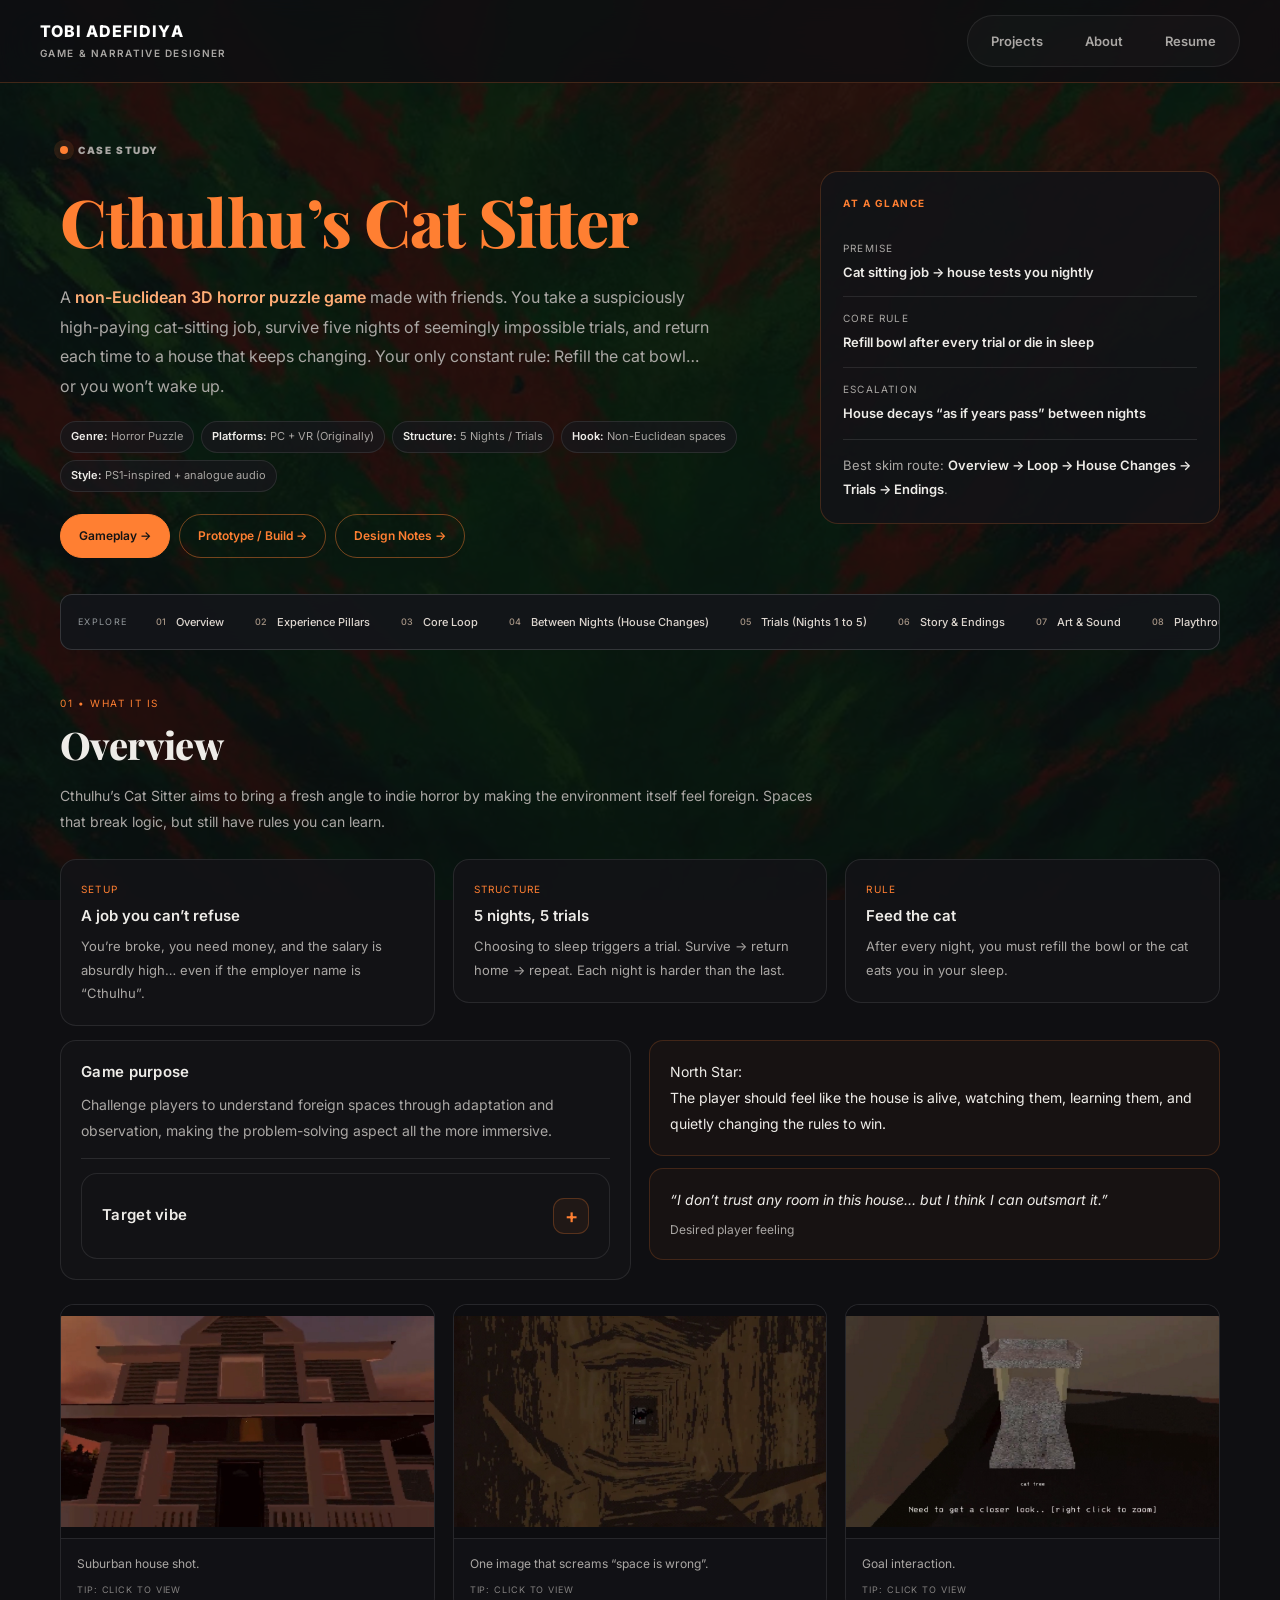
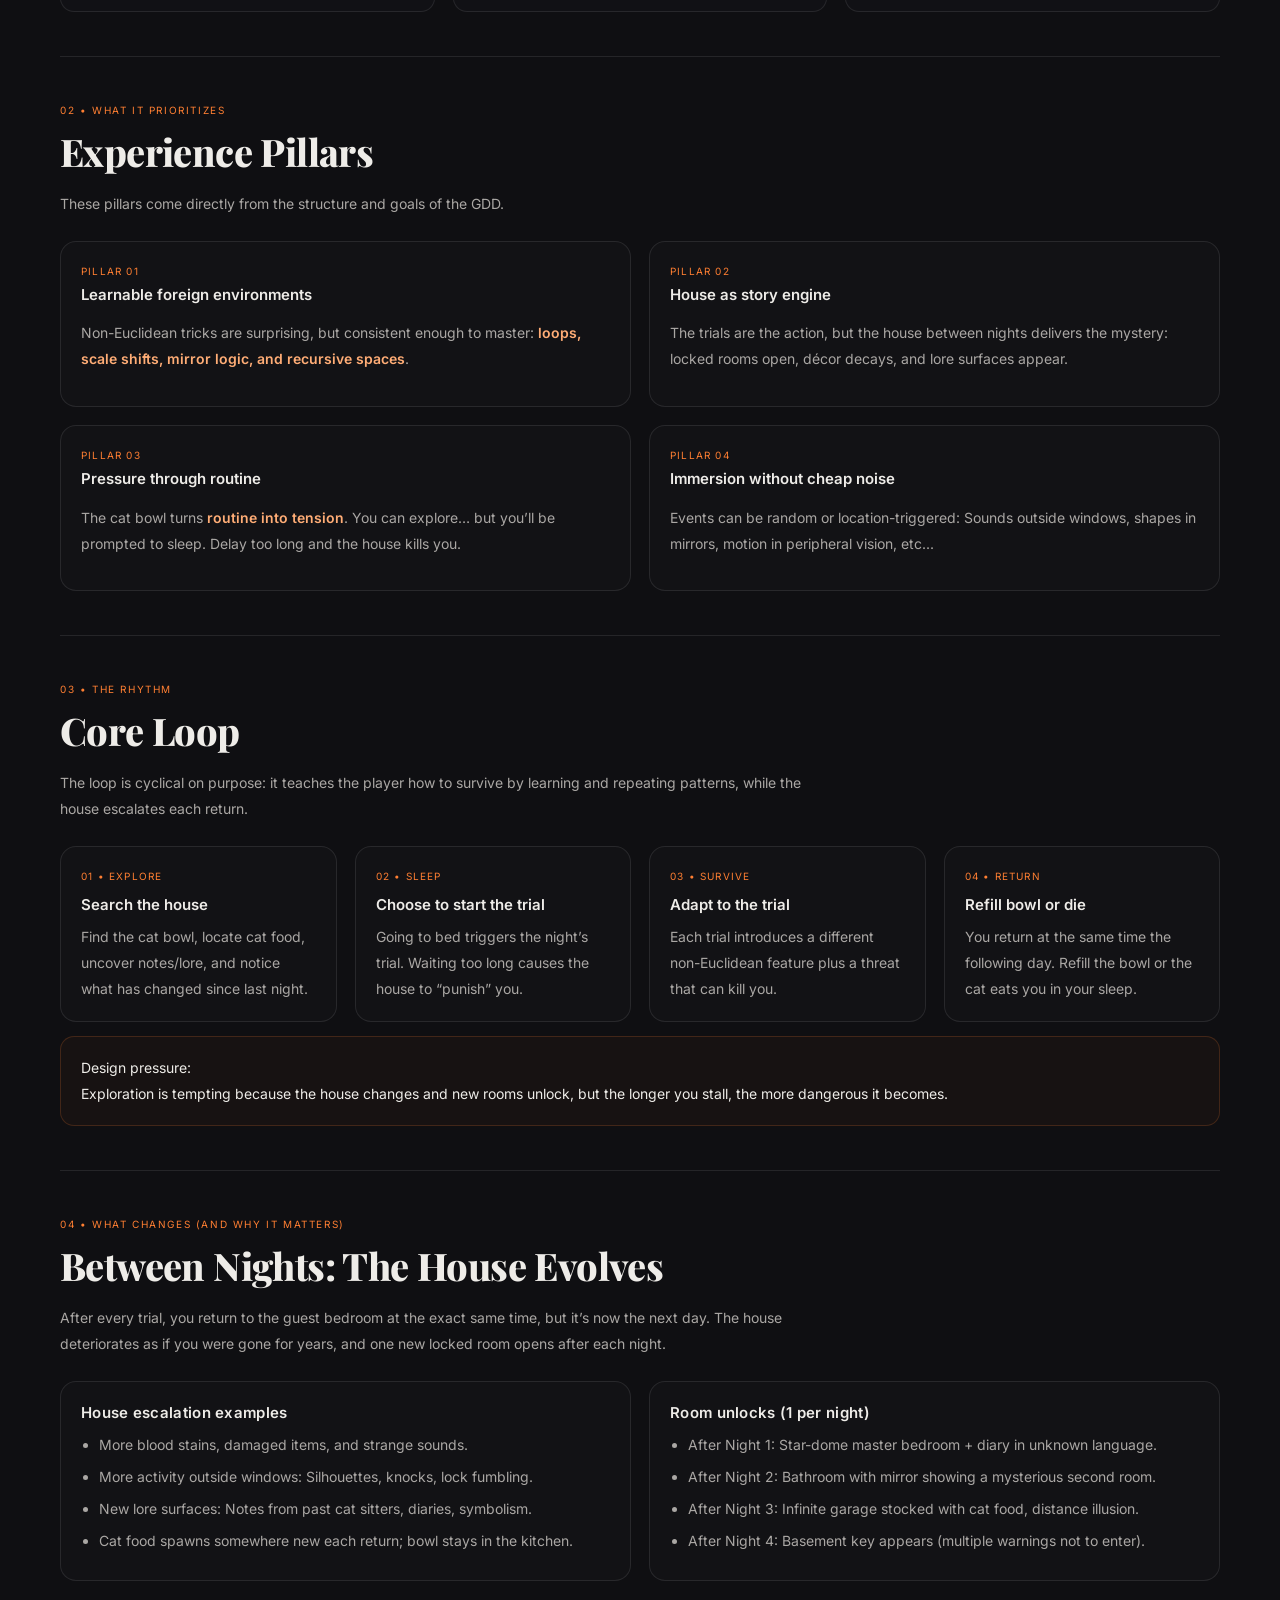
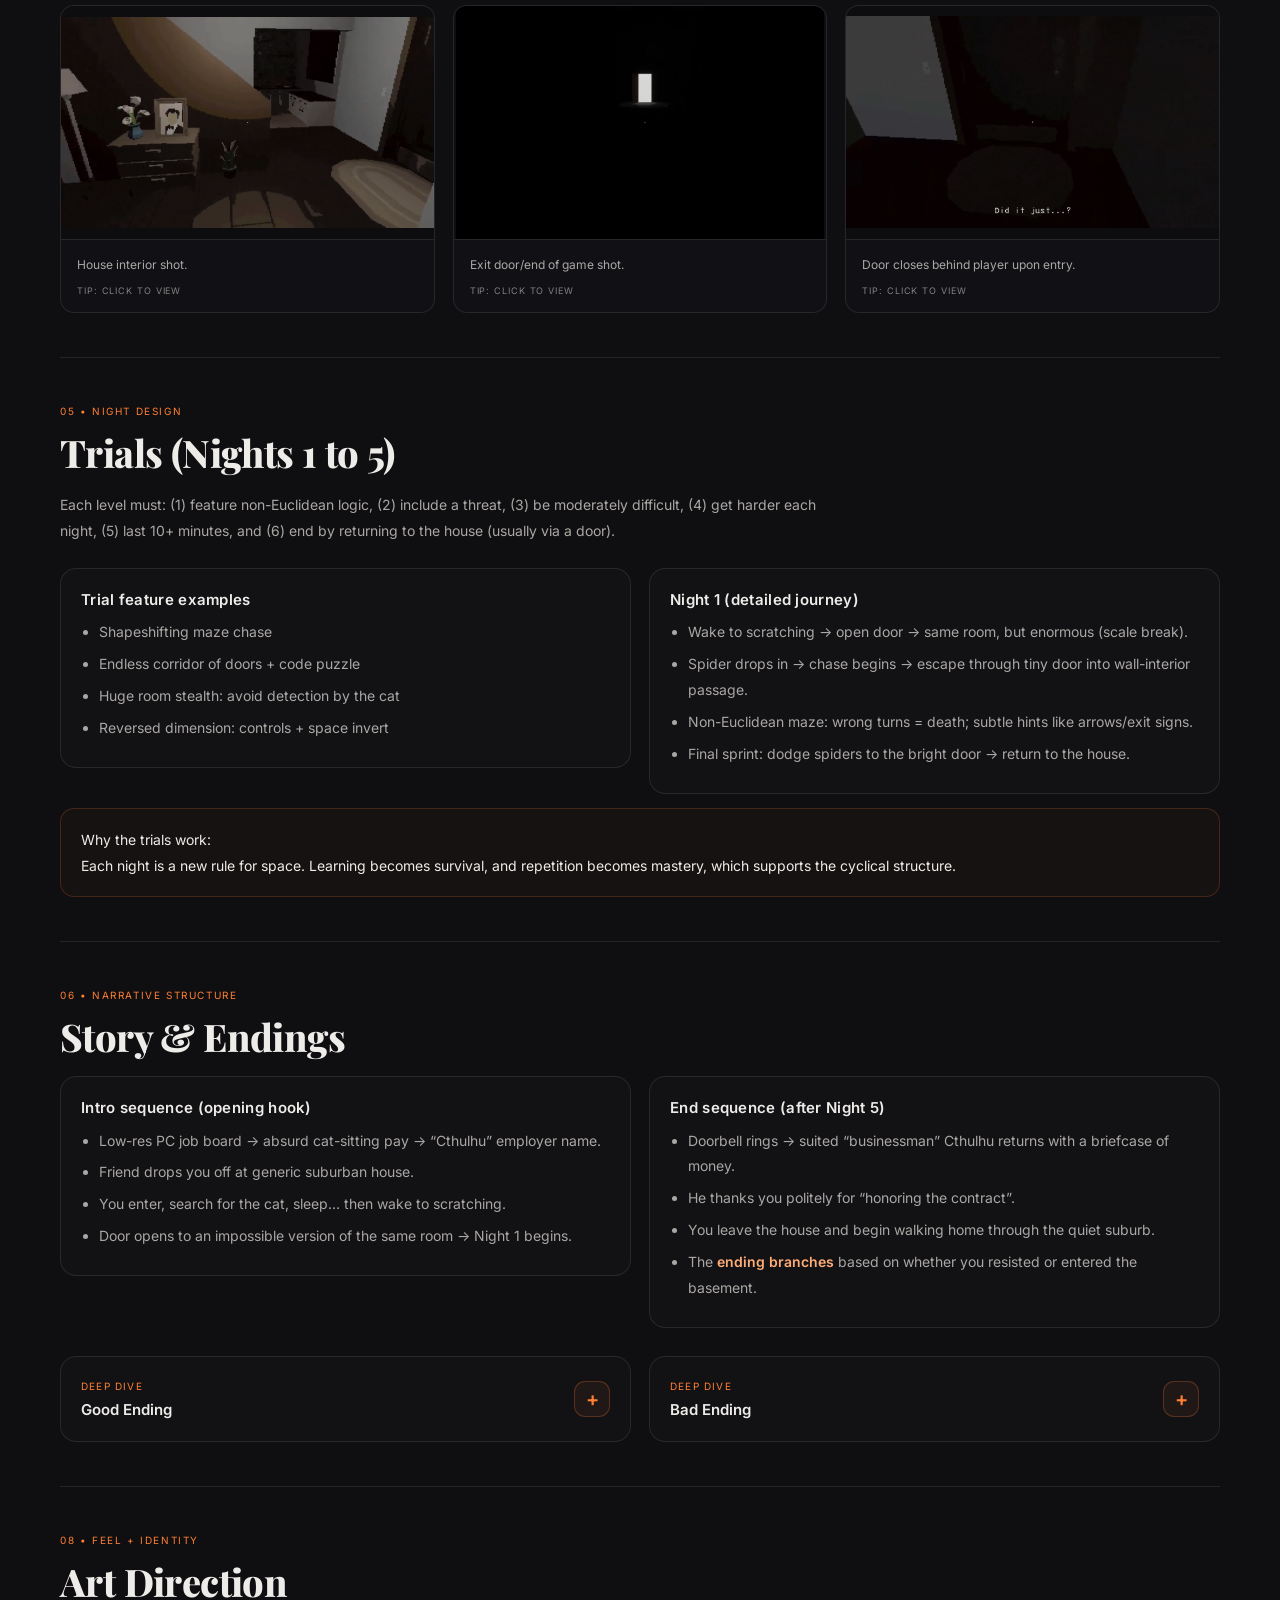
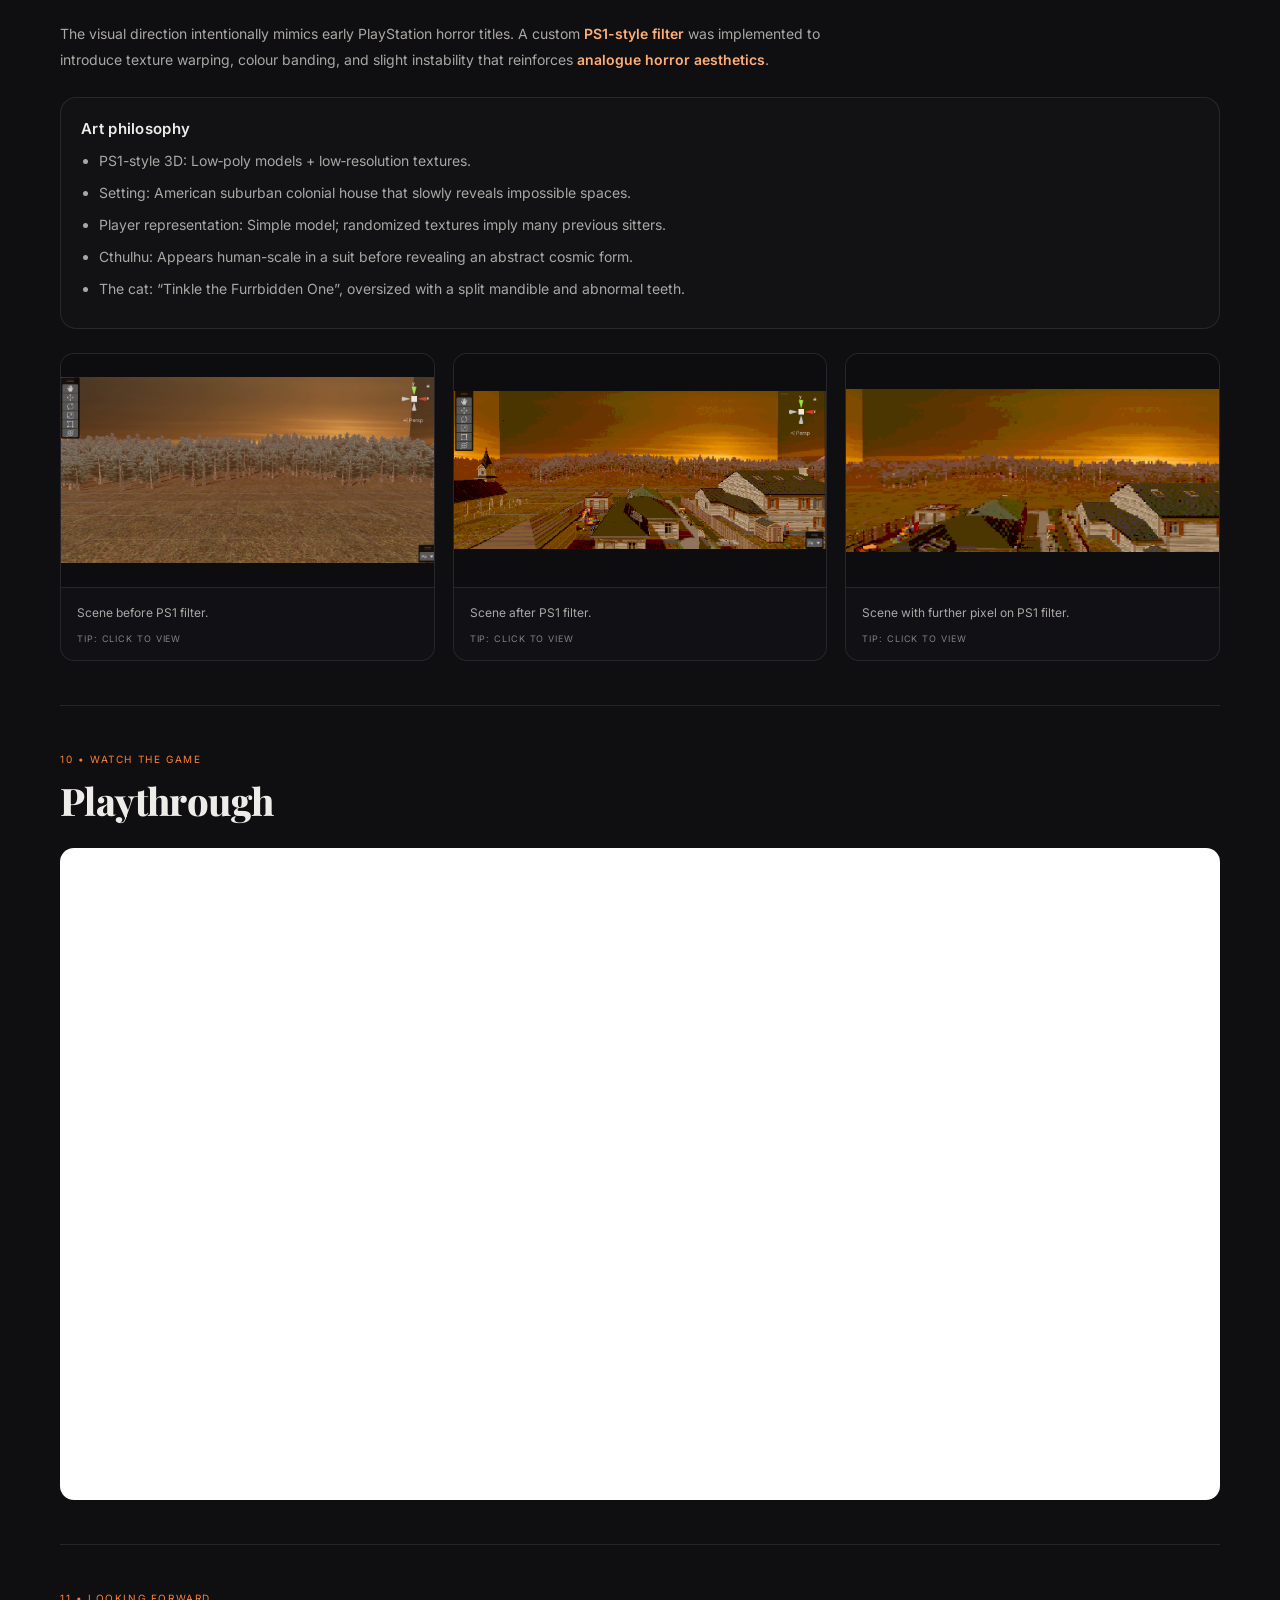
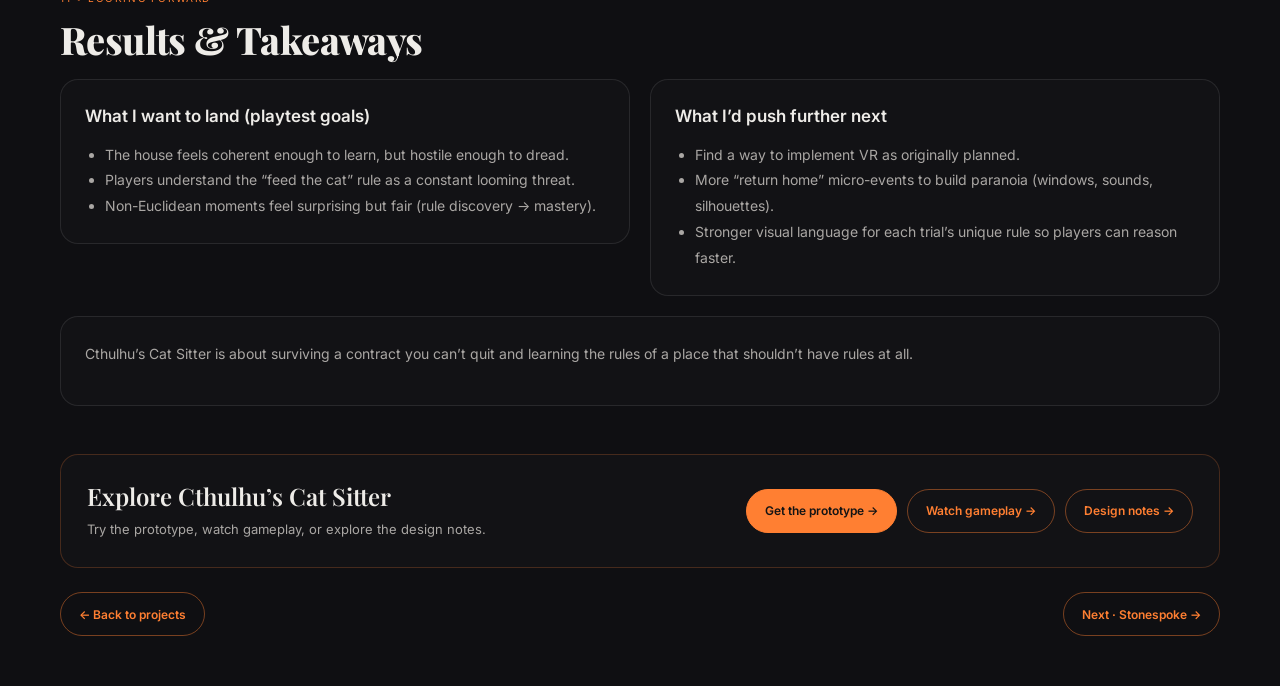
<file: projects/cthulhu-cat-sitter.html>
<!DOCTYPE html>
<html lang="en">
<head>
<meta charset="utf-8">
<meta name="viewport" content="width=device-width, initial-scale=1">
<title>Cthulhu’s Cat Sitter: Case Study | Wabu Games</title>

<!-- Fonts -->
<link rel="preconnect" href="https://fonts.googleapis.com">
<link rel="preconnect" href="https://fonts.gstatic.com" crossorigin>
<link href="https://fonts.googleapis.com/css2?family=Inter:wght@300;400;600;800&amp;family=Playfair+Display:wght@600;800&amp;display=swap" rel="stylesheet">
<link rel="stylesheet" href="../assets/site.css?v=1">
  
<style>
:root{
  --bg:#0b0b0e;
  --panel:rgba(15,15,18,.86);
  --panel2:rgba(10,10,14,.92);
  --ink:#ececf2;
  --muted:#a7a7b3;
  --muted2:#8a8a96;

  --brand:#ff7f32;     /* orange */
  --purple:#8c68ff;    /* purple */

  --line:rgba(255,255,255,.08);
  --max:1180px;
  --r:18px;
  --shadow:0 18px 44px rgba(0,0,0,.55);
  --shadow2:0 12px 26px rgba(0,0,0,.42);
  --glass:blur(10px) saturate(125%);
}

*{box-sizing:border-box}
html{scroll-behavior:smooth}
body{
  margin:0; color:var(--ink);
  font:400 16px/1.65 Inter,system-ui,Segoe UI,Roboto;
  background:#000 url("https://wabuzero.github.io/wabugames.github.io/Wallpaper.png") center/cover fixed no-repeat;
}
a{color:inherit}
.overlay{
  position:fixed; inset:0;
  background:
    radial-gradient(circle at 15% 10%, rgba(255,127,50,.18), transparent 48%),
    radial-gradient(circle at 85% 12%, rgba(140,104,255,.16), transparent 50%),
    rgba(8,8,10,.66);
  z-index:0;
}
.page{position:relative; z-index:1}

/* Top progress bar */
#progress{
  position:fixed; left:0; top:0; height:3px; width:0%;
  background:linear-gradient(90deg, var(--brand), var(--purple));
  z-index:999;
  box-shadow:0 8px 22px rgba(0,0,0,.55);
}

/* Top nav */
nav{
  position:sticky; top:0; z-index:50; height:64px;
  backdrop-filter:var(--glass);
  background:rgba(10,10,13,.72);
  border-bottom:1px solid var(--line);
}
.navwrap{
  max-width:var(--max); margin:auto; height:64px;
  display:flex; align-items:center; justify-content:space-between;
  padding:0 18px; gap:14px;
}
.brand{
  display:flex; align-items:center; gap:12px;
  font-weight:900; letter-spacing:.02em;
}
.brand .title{color:#fff}
.brand .pipe{opacity:.5}
.brand .sub{color:var(--muted); font-weight:750; font-size:12px; text-transform:uppercase; letter-spacing:.14em}
.navlinks{display:flex; gap:8px; flex-wrap:wrap; justify-content:flex-end}
.navlinks a{
  color:var(--muted);
  text-decoration:none; font-weight:750;
  padding:8px 10px; border-radius:12px;
  border:1px solid transparent;
}
.navlinks a:hover{
  color:var(--ink);
  background:rgba(255,127,50,.08);
  border-color:rgba(255,127,50,.18);
}

/* HERO */
.hero{
  position:relative; padding:76px 18px 42px;
  border-bottom:1px solid var(--line);
  background:
    linear-gradient(180deg, rgba(6,6,9,.92) 0%, rgba(6,6,9,.72) 42%, rgba(6,6,9,0) 100%),
    url("https://wabuzero.github.io/wabugames.github.io/assets/cthulhu-hero.jpg") center/cover no-repeat;
}
.hero::after{
  content:""; position:absolute; inset:0;
  background:
    radial-gradient(circle at 12% 0%, rgba(255,127,50,.20), transparent 55%),
    radial-gradient(circle at 90% 10%, rgba(140,104,255,.18), transparent 55%);
  pointer-events:none;
}
.hero .inner{position:relative; z-index:1; max-width:var(--max); margin:auto}
.kicker{
  display:inline-flex; gap:10px; align-items:center;
  color:var(--muted);
  font-weight:900; letter-spacing:.16em; text-transform:uppercase;
  font-size:11px;
  margin-bottom:12px;
}
.kicker .dot{
  width:8px; height:8px; border-radius:50%;
  background:var(--brand);
  box-shadow:0 0 0 6px rgba(255,127,50,.12);
}
h1{
  font:800 50px/1.06 "Playfair Display",serif;
  margin:0 0 12px;
  color:#fff;
  text-shadow:0 10px 26px rgba(0,0,0,.7);
}
.hero-sub{
  display:grid;
  grid-template-columns: 1.35fr .65fr;
  gap:18px;
  align-items:start;
}
@media (max-width:980px){ .hero-sub{grid-template-columns:1fr} }

.deck{color:#f1f1f6; max-width:760px; margin:6px 0 0; font-size:18px}
.meta{display:flex; flex-wrap:wrap; gap:10px; margin:16px 0 4px}
.pill{
  border:1px solid var(--line);
  background:rgba(18,18,22,.72);
  color:var(--muted);
  padding:6px 10px;
  border-radius:999px;
  font-size:13px;
  box-shadow:0 8px 18px rgba(0,0,0,.25);
}
.pill strong{color:#fff}

.hero-card{
  border:1px solid rgba(255,255,255,.08);
  background:rgba(8,8,12,.78);
  border-radius:16px;
  padding:14px 14px 12px;
  box-shadow:var(--shadow2);
}
.hero-card h3{
  margin:0 0 8px;
  font-size:12px;
  text-transform:uppercase;
  letter-spacing:.14em;
  color:#ffd4b5;
}
.hero-facts{display:grid; grid-template-columns:1fr; gap:10px}
.fact{
  padding:10px 12px;
  border-radius:14px;
  border:1px solid rgba(255,255,255,.06);
  background:rgba(5,5,8,.78);
}
.fact-label{text-transform:uppercase; letter-spacing:.12em; font-size:11px; color:var(--muted); margin-bottom:4px}
.fact-value{font-weight:650; font-size:14px}

/* CTA buttons */
.cta-row{display:flex; flex-wrap:wrap; gap:10px; margin-top:14px}
.btn{
  display:inline-flex; align-items:center; justify-content:center;
  padding:10px 14px; border-radius:999px;
  font-size:14px; font-weight:850; text-decoration:none;
  border:1px solid transparent;
  transition:transform .15s, filter .15s, background .15s;
}
.btn-primary{background:var(--brand); color:#101014; box-shadow:0 16px 34px rgba(0,0,0,.55)}
.btn-primary:hover{filter:brightness(1.05); transform:translateY(-1px)}
.btn-ghost{background:transparent; color:var(--brand); border-color:rgba(255,127,50,.70)}
.btn-ghost:hover{background:rgba(255,127,50,.10); transform:translateY(-1px)}
.btn-soft{background:rgba(140,104,255,.12); border:1px solid rgba(140,104,255,.32); color:#efeaff}
.btn-soft:hover{background:rgba(140,104,255,.16); transform:translateY(-1px)}

/* Layout */
.wrap{max-width:var(--max); margin:auto; padding:26px 18px 70px}
.grid{display:grid; grid-template-columns: 300px 1fr; gap:24px}
@media (max-width:1060px){ .grid{grid-template-columns:1fr} }

/* Sidebar TOC */
.toc{
  position:sticky; top:86px; align-self:start;
  background:rgba(12,12,16,.86);
  border:1px solid var(--line);
  border-radius:var(--r);
  padding:14px;
  box-shadow:var(--shadow);
  overflow:hidden;
}
.toc::before{
  content:"";
  position:absolute; inset:0;
  background:
    radial-gradient(circle at 0 0, rgba(255,127,50,.18), transparent 55%),
    radial-gradient(circle at 100% 0, rgba(140,104,255,.14), transparent 55%);
  opacity:.6; pointer-events:none;
}
.toc > *{position:relative; z-index:1}
.toc h4{
  margin:0 0 10px;
  font-weight:950;
  color:#ffd4b5;
  letter-spacing:.14em;
  text-transform:uppercase;
  font-size:11px;
}
.toc a{
  display:flex; align-items:center; gap:10px;
  color:var(--muted);
  text-decoration:none;
  padding:9px 10px;
  border-radius:12px;
  font-weight:800;
  font-size:13px;
  border:1px solid transparent;
}
.toc a + a{margin-top:4px}
.toc a:hover{
  color:var(--ink);
  background:rgba(255,127,50,.08);
  border-color:rgba(255,127,50,.16);
}
.toc a.active{
  color:var(--brand);
  background:linear-gradient(90deg, rgba(255,127,50,.14), transparent);
  border-color:rgba(255,127,50,.22);
}

/* Sections */
.section{
  background:var(--panel);
  border-radius:var(--r);
  padding:22px 22px 20px;
  margin-bottom:22px;
  border:1px solid rgba(255,255,255,.05);
  box-shadow:var(--shadow);
  position:relative;
  overflow:hidden;
  scroll-margin-top:90px;
}
.section::before{
  content:"";
  position:absolute; inset:-1px;
  border-radius:inherit;
  border:1px solid transparent;
  background:
    radial-gradient(circle at 0 0, rgba(255,127,50,.24), transparent 55%),
    radial-gradient(circle at 100% 0, rgba(140,104,255,.18), transparent 55%);
  mix-blend-mode:screen;
  opacity:.22;
  pointer-events:none;
}
.section > *{position:relative; z-index:1}
.section h2{
  font:850 30px/1.16 "Playfair Display",serif;
  margin:0 0 10px;
  color:var(--brand);
}
.section-header-eyebrow{
  text-transform:uppercase;
  letter-spacing:.14em;
  font-size:11px;
  color:var(--muted);
  margin-bottom:4px;
}
.section-sub{color:var(--muted); font-size:14px; margin:0 0 12px}
.lead{color:#dadbe6; font-size:18px; margin:10px 0 0}

/* Reusable UI blocks */
.cols{display:grid; gap:16px; grid-template-columns:1fr 1fr}
@media (max-width:860px){ .cols{grid-template-columns:1fr} }

.card{
  background:rgba(10,10,14,.88);
  border:1px solid rgba(255,255,255,.08);
  border-radius:16px;
  padding:14px 14px 12px;
  box-shadow:0 10px 22px rgba(0,0,0,.30);
}
.card h3{margin:0 0 8px; font-size:14px; letter-spacing:.02em}
.card p{margin:0}
.card ul{margin:8px 0 0; padding-left:18px; color:#d6d6e1}
.card li{margin:6px 0}

.callout{
  background:rgba(255,127,50,.10);
  border:1px solid rgba(255,127,50,.26);
  padding:14px;
  border-radius:16px;
  color:#ffd3b8;
  font-size:14px;
}
.callout strong{font-weight:900}

.pullquote{
  margin-top:12px;
  padding:12px 14px 10px;
  border-radius:16px;
  border:1px solid rgba(255,255,255,.10);
  background:rgba(5,5,10,.88);
  font-size:14px;
  color:#f0e9ff;
  font-style:italic;
}
.pullquote span{display:block; margin-top:6px; font-size:12px; color:var(--muted); font-style:normal}

.highlight-grid{
  display:grid; gap:12px;
  grid-template-columns:repeat(3, minmax(0,1fr));
  margin-top:14px;
}
@media (max-width:980px){ .highlight-grid{grid-template-columns:repeat(2, minmax(0,1fr))} }
@media (max-width:560px){ .highlight-grid{grid-template-columns:1fr} }

.highlight{
  background:rgba(12,12,18,.92);
  border:1px solid rgba(255,255,255,.06);
  border-radius:16px;
  padding:12px 12px 11px;
}
.highlight .k{font-size:11px; text-transform:uppercase; letter-spacing:.14em; color:var(--muted); margin-bottom:4px}
.highlight .v{font-weight:900; font-size:14px}
.highlight .n{margin-top:6px; font-size:13px; color:#d6d6e1}

/* Media grid */
.media-grid{
  display:grid; gap:14px;
  grid-template-columns:repeat(3,1fr);
  margin-top:16px;
}
.media-grid figure{
  margin:0;
  border:1px solid rgba(255,255,255,.10);
  border-radius:16px;
  overflow:hidden;
  background:radial-gradient(circle at 0 0, #1a1a24, #07070b);
}
.media-grid img, .media-grid video{
  width:100%; height:200px;
  object-fit:cover; display:block;
  background:#0b0b10;
}
.media-grid figcaption{
  padding:10px 12px 12px;
  font-size:13px;
  color:var(--muted);
  border-top:1px solid rgba(255,255,255,.08);
}
.media-meta{font-size:11px; text-transform:uppercase; letter-spacing:.14em; opacity:.75; margin-top:4px}
@media (max-width:980px){ .media-grid{grid-template-columns:repeat(2,1fr)} }
@media (max-width:560px){ .media-grid{grid-template-columns:1fr} }

/* Loop cards */
.loop-grid{
  display:grid; gap:12px;
  grid-template-columns:repeat(4, minmax(0,1fr));
  margin:14px 0 6px;
}
.loop-card{
  border-radius:16px;
  padding:12px 12px 12px;
  background:rgba(10,10,14,.92);
  border:1px solid rgba(255,255,255,.06);
  font-size:13px;
}
.loop-step{font-size:11px; text-transform:uppercase; letter-spacing:.14em; color:var(--muted); margin-bottom:6px}
.loop-title{font-weight:950; margin-bottom:6px; font-size:14px}
.loop-card p{margin:0; color:#d6d6e1}
@media (max-width:950px){ .loop-grid{grid-template-columns:repeat(2,minmax(0,1fr))} }
@media (max-width:560px){ .loop-grid{grid-template-columns:1fr} }

/* Systems */
.system-grid{
  display:grid; gap:12px;
  grid-template-columns:repeat(2, minmax(0,1fr));
  margin-top:10px;
}
.system-card{
  border-radius:16px;
  padding:12px 14px 12px;
  background:rgba(10,10,14,.94);
  border:1px solid rgba(255,255,255,.06);
  font-size:14px;
}
.system-card h3{margin:0 0 6px; font-size:16px}
.system-tag{font-size:11px; text-transform:uppercase; letter-spacing:.14em; color:var(--muted); margin-bottom:4px}
@media (max-width:760px){ .system-grid{grid-template-columns:1fr} }

/* Timeline */
.timeline{list-style:none; margin:12px 0 0; padding:0; border-left:1px solid rgba(255,255,255,.14)}
.timeline li{padding:8px 0 10px 16px; position:relative; font-size:14px}
.timeline li::before{
  content:"";
  width:9px; height:9px; border-radius:50%;
  border:2px solid var(--brand);
  background:#0b0b10;
  position:absolute; left:-6px; top:14px;
}
.timeline-title{font-weight:900; margin-bottom:2px}
.timeline-note{color:var(--muted); font-size:13px}

/* Spec tables */
.table{
  width:100%;
  border-collapse:separate;
  border-spacing:0;
  overflow:hidden;
  border-radius:16px;
  border:1px solid rgba(255,255,255,.10);
  background:rgba(10,10,14,.88);
}
.table th, .table td{
  padding:10px 12px;
  border-bottom:1px solid rgba(255,255,255,.08);
  font-size:14px;
  vertical-align:top;
}
.table th{
  text-align:left;
  color:#ffd4b5;
  font-size:11px;
  text-transform:uppercase;
  letter-spacing:.14em;
  background:rgba(255,127,50,.08);
}
.table tr:last-child td{border-bottom:none}
.code{
  font-family: ui-monospace, SFMono-Regular, Menlo, Monaco, Consolas, "Liberation Mono", "Courier New", monospace;
  color:#efeaff;
  background:rgba(140,104,255,.12);
  border:1px solid rgba(140,104,255,.24);
  padding:2px 6px;
  border-radius:8px;
  font-size:13px;
}

/* Results */
.results-grid{
  display:grid;
  grid-template-columns:repeat(2,minmax(0,1fr));
  gap:18px;
  margin-top:10px;
}
.results-grid h3{margin:0 0 6px; font-size:16px}
.results-grid ul{margin:0; padding-left:18px; font-size:14px}
@media (max-width:720px){ .results-grid{grid-template-columns:1fr} }

/* Footer nav */
.nextprev{display:flex; justify-content:space-between; gap:12px; margin-top:18px}
.nextprev a{
  text-decoration:none; color:#111;
  background:var(--brand);
  font-weight:900;
  padding:10px 14px;
  border-radius:14px;
  border:1px solid rgba(0,0,0,.12);
}
.nextprev a.ghost{
  background:transparent;
  color:var(--brand);
  border:2px solid rgba(255,127,50,.75);
}
.nextprev a:hover{filter:brightness(1.05)}

/* Back to top */
#toTop{
  position:fixed; right:18px; bottom:20px;
  width:44px; height:44px;
  display:grid; place-items:center;
  border-radius:50%;
  background:rgba(12,12,16,.90);
  border:1px solid rgba(255,255,255,.10);
  color:var(--ink);
  box-shadow:var(--shadow);
  cursor:pointer;
  opacity:0; pointer-events:none;
  transition:opacity .2s, transform .2s;
  z-index:60;
}
#toTop.show{opacity:1; pointer-events:auto}
#toTop:hover{transform:translateY(-2px)}

hr.sep{border:none; border-top:1px solid rgba(255,255,255,.10); margin:14px 0}
.small{color:var(--muted); font-size:13px}

/* Reduce motion support */
@media (prefers-reduced-motion: reduce){
  html{scroll-behavior:auto}
  .card, .btn, #toTop{transition:none}
}
/* =========================================================
   MOBILE FIX (PORTRAIT): better hero sizing + hide sidebar TOC
   ========================================================= */
@media (max-width:640px){
  /* tighter hero so headers don’t look massive */
  .hero{ padding:54px 14px 26px; }
  h1{
    font-size:34px;
    line-height:1.08;
    margin-bottom:10px;
  }
  .deck{ font-size:16px; }

  /* nav stacks cleaner */
  .navwrap{ padding:0 12px; }
  .brand{ gap:10px; }
  .brand .sub{ display:none; } /* optional: makes nav less cramped */

  /* TOC is what ruins portrait layout—hide it */
  .toc{ display:none; }

  /* content becomes full-width */
  .wrap{ padding:18px 14px 56px; }
  .grid{ grid-template-columns:1fr; gap:16px; }

  /* make pills + buttons breathe */
  .meta{ gap:8px; }
  .pill{ font-size:12px; padding:6px 9px; }
  .cta-row .btn{ width:100%; justify-content:center; }

  /* smaller section padding so it doesn’t feel chunky */
  .section{ padding:18px 16px 16px; }
  .section h2{ font-size:24px; }

  /* media tiles slightly taller on phones */
  .media-grid img, .media-grid video{ height:220px; }
}

/* Collapsible card (Strife style) */
.collapsible-card{margin-top:14px;padding:16px;}
.collapsible-header{
display:flex;
justify-content:space-between;
align-items:center;
cursor:pointer;
}
.collapse-btn{
width:34px;
height:34px;
border-radius:10px;
border:1px solid rgba(255,255,255,.12);
background:transparent;
color:white;
font-size:18px;
cursor:pointer;
}
.collapsible-content{margin-top:12px;display:none;}
.collapsible-card.open .collapsible-content{display:block;}

.collapsible-card.open .collapse-btn{
  border-color:rgba(255,127,50,.6);
  background:rgba(255,127,50,.12);
  color:var(--brand);
}




/* ===== INDEX HEADER SYNC ===== */
nav{
  position:sticky !important;
  top:0 !important;
  height:64px !important;
  z-index:10 !important;
  backdrop-filter:saturate(120%) blur(10px) !important;
  background:rgba(15,15,18,.7) !important;
  border-bottom:1px solid var(--line) !important;
}
.navwrap{
  max-width:1200px !important;
  margin:auto !important;
  height:64px !important;
  display:flex !important;
  align-items:center !important;
  justify-content:space-between !important;
  padding:0 20px !important;
  gap:0 !important;
}
.brand{
  display:flex !important;
  align-items:center !important;
  gap:12px !important;
  font-weight:800 !important;
  letter-spacing:.04em !important;
}
.brand span:first-child{color:#fff !important;}
.brand .pipe{opacity:.6 !important;}
.navlinks{
  display:flex !important;
  gap:20px !important;
  justify-content:flex-end !important;
  flex-wrap:nowrap !important;
}
.navlinks a{
  color:var(--muted) !important;
  text-decoration:none !important;
  font-weight:700 !important;
  padding:8px 10px !important;
  border-radius:10px !important;
  border:0 !important;
  background:transparent !important;
  transition:color .15s, background .15s !important;
}
.navlinks a:hover{
  color:var(--ink) !important;
  background:rgba(255,127,50,.08) !important;
}
.navlinks a.active{color:var(--brand) !important;}

@media (max-width: 720px){
  nav{height:auto !important;}
  .navwrap{
    height:auto !important;
    padding:12px 14px !important;
    flex-direction:column !important;
    align-items:center !important;
    justify-content:center !important;
    gap:10px !important;
  }
  .brand{
    flex-direction:column !important;
    align-items:center !important;
    text-align:center !important;
    gap:6px !important;
    line-height:1.2 !important;
  }
  .brand .pipe{display:none !important;}
  .navlinks{
    width:100% !important;
    justify-content:center !important;
    flex-wrap:wrap !important;
    gap:10px !important;
  }
  .navlinks a{
    padding:10px 14px !important;
    border-radius:999px !important;
    background:rgba(15,15,18,.55) !important;
    border:1px solid rgba(255,255,255,.10) !important;
  }
}
/* ===== END INDEX HEADER SYNC ===== */
</style>
<link rel="stylesheet" href="../assets/portfolio-chrome.css"><link rel="stylesheet" href="../assets/section-nav.css"><link rel="stylesheet" href="../assets/case-study.css"><link rel="stylesheet" href="../assets/portfolio-refinements.css"><link rel="stylesheet" href="../assets/media-preview.css"></head>

<body class="case-study">
<header class="site-header portfolio-header"><nav class="navbar" aria-label="Main navigation"><a class="header-brand" href="../index.html" aria-label="Tobi Adefidiya: homepage"><span class="brand-copy"><span class="brand-name">TOBI ADEFIDIYA</span><span class="brand-role">GAME &amp; NARRATIVE DESIGNER</span></span></a><div class="navlinks"><a href="../index.html#tobi-wheel-home" class="navlink">Projects</a><a href="../index.html#about" class="navlink">About</a><a href="../index.html#resume" class="navlink">Resume</a></div></nav></header><div id="progress"></div>
<div class="overlay"></div>

<div class="page">

  <!-- NAV -->
  <!-- HERO -->
  <header class="hero">
    <div class="inner">
      <div class="kicker"><span class="dot"></span> Case Study</div>

      <div class="hero-sub">
        <div>
          <h1>Cthulhu’s Cat Sitter</h1>

          <p class="deck">
            A <strong class="portfolio-keyword">non-Euclidean 3D horror puzzle game</strong> made with friends. You take a suspiciously high-paying cat-sitting job,
            survive five nights of seemingly impossible trials, and return each time to a house that keeps 
            changing. Your only constant rule: Refill the cat bowl… or you won’t wake up.
          </p>

          <div class="meta">
            <span class="pill"><strong>Genre:</strong> Horror Puzzle</span>
            <span class="pill"><strong>Platforms:</strong> PC + VR (Originally)</span>
            <span class="pill"><strong>Structure:</strong> 5 Nights / Trials</span>
            <span class="pill"><strong>Hook:</strong> Non-Euclidean spaces</span>
            <span class="pill"><strong>Style:</strong> PS1-inspired + analogue audio</span>
          </div>

          <div class="cta-row">
            <a class="btn btn-primary" href="https://youtu.be/WuS2QeJ2ulQ" rel="noopener">Gameplay →</a>
            <a class="btn btn-ghost" href="https://drive.google.com/drive/folders/1Gc8k5S5U-VtYlhMc6dcJTGWXPazRYmnJ?usp=sharing" rel="noopener">Prototype / Build →</a>
            <a class="btn btn-soft" href="https://drive.google.com/drive/folders/1Igo4E-ZiRfP1uqW09ZGb-9C3uicF7rnV?usp=sharing" rel="noopener">Design Notes →</a>
          </div>
        </div>

        <aside class="hero-card" aria-label="At-a-glance">
          <h3>At a glance</h3>
          <div class="hero-facts">
            <div class="fact">
              <div class="fact-label">Premise</div>
              <div class="fact-value">Cat sitting job → house tests you nightly</div>
            </div>
            <div class="fact">
              <div class="fact-label">Core Rule</div>
              <div class="fact-value">Refill bowl after every trial or die in sleep</div>
            </div>
            <div class="fact">
              <div class="fact-label">Escalation</div>
              <div class="fact-value">House decays “as if years pass” between nights</div>
            </div>
          </div>

          <hr class="sep">

          <div class="small">
            Best skim route: <strong>Overview → Loop → House Changes → Trials → Endings</strong>.
          </div>
        </aside>
      </div>
    </div>
  </header>

  <main class="wrap">
    <nav class="jump-nav" id="toc" aria-label="Case study sections"><span class="nav-label">Explore</span><a href="#overview"><small>01</small> Overview</a><a href="#pillars"><small>02</small> Experience Pillars</a><a href="#loop"><small>03</small> Core Loop</a><a href="#house"><small>04</small> Between Nights (House Changes)</a><a href="#trials"><small>05</small> Trials (Nights 1 to 5)</a><a href="#story"><small>06</small> Story &amp; Endings</a><a href="#audiovisual"><small>07</small> Art &amp; Sound</a><a href="#gallery"><small>08</small> Playthrough</a><a href="#results"><small>09</small> Results &amp; Takeaways</a></nav><div class="grid">

      <!-- TOC -->
      <!-- CONTENT -->
      <div>

        <!-- OVERVIEW -->
        <section id="overview" class="section">
          <div class="section-header-eyebrow">01 • What it is</div>
          <h2>Overview</h2>

          <p class="section-sub">
            Cthulhu’s Cat Sitter aims to bring a fresh angle to indie horror by making the environment itself feel foreign.
            Spaces that break logic, but still have rules you can learn.
          </p>

          <div class="highlight-grid">
            <div class="highlight">
              <div class="k">Setup</div>
              <div class="v">A job you can’t refuse</div>
              <div class="n">You’re broke, you need money, and the salary is absurdly high… even if the employer name is “Cthulhu”.</div>
            </div>
            <div class="highlight">
              <div class="k">Structure</div>
              <div class="v">5 nights, 5 trials</div>
              <div class="n">Choosing to sleep triggers a trial. Survive → return home → repeat. Each night is harder than the last.</div>
            </div>
            <div class="highlight">
              <div class="k">Rule</div>
              <div class="v">Feed the cat</div>
              <div class="n">After every night, you must refill the bowl or the cat eats you in your sleep.</div>
            </div>
          </div>

          <div class="cols" style="margin-top:14px">
            <div class="card">
              <h3>Game purpose</h3>
              <p>
                Challenge players to understand foreign spaces through adaptation and observation, making the
                problem-solving aspect all the more immersive.
              </p>
              <hr class="sep">
              
<div class="card collapsible-card">
  <div class="collapsible-header">
    <h3 style="margin:0">Target vibe</h3>
    <button class="collapse-btn">+</button>
  </div>
  <div class="collapsible-content">
    <p>
                Suburban normality with cosmic dread underneath: The house is a mask, and the trials are the truth.</p>
  </div>
</div>

            </div>

            <div>
              <div class="callout">
                North Star:<br>
                The player should feel like the house is alive, watching them, learning them,
                and quietly changing the rules to win.
              </div>

              <div class="pullquote">
                “I don’t trust any room in this house… but I think I can outsmart it.”
                <span>Desired player feeling</span>
              </div>
            </div>
          </div>

          <div class="media-grid">
            <figure>
              <img src="https://wabuzero.github.io/wabugames.github.io/assets/cthulhu-overview-1.jpg" alt="House entry shot" loading="lazy">
              <figcaption>
                Suburban house shot.
                <div class="media-meta">TIP: Click to view</div>
              </figcaption>
            </figure>
            <figure>
              <img src="https://wabuzero.github.io/wabugames.github.io/assets/cthulhu-overview-2.jpg" alt="Non-euclidean moment" loading="lazy">
              <figcaption>
                One image that screams “space is wrong”.
                <div class="media-meta">TIP: Click to view</div>
              </figcaption>
            </figure>
            <figure>
              <img src="https://wabuzero.github.io/wabugames.github.io/assets/cthulhu-overview-3.jpg" alt="Cat bowl / kitchen shot" loading="lazy">
              <figcaption>
                Goal interaction.
                <div class="media-meta">TIP: Click to view</div>
              </figcaption>
            </figure>
          </div>
        </section>

        <!-- PILLARS -->
        <section id="pillars" class="section">
          <div class="section-header-eyebrow">02 • What it prioritizes</div>
          <h2>Experience Pillars</h2>
          <p class="section-sub">
            These pillars come directly from the structure and goals of the GDD.
          </p>

          <div class="system-grid">
            <article class="system-card">
              <div class="system-tag">Pillar 01</div>
              <h3>Learnable foreign environments</h3>
              <p>
                Non-Euclidean tricks are surprising, but consistent enough to master: <strong class="portfolio-keyword">loops, scale shifts, mirror logic, and recursive spaces</strong>.
              </p>
            </article>
            <article class="system-card">
              <div class="system-tag">Pillar 02</div>
              <h3>House as story engine</h3>
              <p>
                The trials are the action, but the house between nights delivers the mystery: locked rooms open, décor decays, and lore surfaces appear.
              </p>
            </article>
            <article class="system-card">
              <div class="system-tag">Pillar 03</div>
              <h3>Pressure through routine</h3>
              <p>
                The cat bowl turns <strong class="portfolio-keyword">routine into tension</strong>. You can explore… but you’ll be prompted to sleep. Delay too long and the house kills you.
              </p>
            </article>
            <article class="system-card">
              <div class="system-tag">Pillar 04</div>
              <h3>Immersion without cheap noise</h3>
              <p>
                Events can be random or location-triggered: Sounds outside windows, shapes in mirrors, motion in peripheral vision, etc...
              </p>
            </article>
          </div>
        </section>

        <!-- CORE LOOP -->
        <section id="loop" class="section">
          <div class="section-header-eyebrow">03 • The rhythm</div>
          <h2>Core Loop</h2>

          <p class="section-sub">
            The loop is cyclical on purpose: it teaches the player how to survive by learning and repeating patterns, while the house escalates each return.
          </p>

          <div class="loop-grid">
            <div class="loop-card">
              <div class="loop-step">01 • Explore</div>
              <div class="loop-title">Search the house</div>
              <p>Find the cat bowl, locate cat food, uncover notes/lore, and notice what has changed since last night.</p>
            </div>
            <div class="loop-card">
              <div class="loop-step">02 • Sleep</div>
              <div class="loop-title">Choose to start the trial</div>
              <p>Going to bed triggers the night’s trial. Waiting too long causes the house to “punish” you.</p>
            </div>
            <div class="loop-card">
              <div class="loop-step">03 • Survive</div>
              <div class="loop-title">Adapt to the trial</div>
              <p>Each trial introduces a different non-Euclidean feature plus a threat that can kill you.</p>
            </div>
            <div class="loop-card">
              <div class="loop-step">04 • Return</div>
              <div class="loop-title">Refill bowl or die</div>
              <p>You return at the same time the following day. Refill the bowl or the cat eats you in your sleep.</p>
            </div>
          </div>

          <div class="callout" style="margin-top:14px">
            Design pressure:<br>
            Exploration is tempting because the house changes and new rooms unlock, but the longer you stall, the more dangerous it becomes.
          </div>
        </section>

        <!-- BETWEEN NIGHTS -->
        <section id="house" class="section">
          <div class="section-header-eyebrow">04 • What changes (and why it matters)</div>
          <h2>Between Nights: The House Evolves</h2>

          <p class="section-sub">
            After every trial, you return to the guest bedroom at the exact same time, but it’s now the next day.
            The house deteriorates as if you were gone for years, and one new locked room opens after each night.
          </p>

          <div class="cols" style="margin-top:14px">
            <div class="card">
              <h3>House escalation examples</h3>
              <ul>
                <li>More blood stains, damaged items, and strange sounds.</li>
                <li>More activity outside windows: Silhouettes, knocks, lock fumbling.</li>
                <li>New lore surfaces: Notes from past cat sitters, diaries, symbolism.</li>
                <li>Cat food spawns somewhere new each return; bowl stays in the kitchen.</li>
              </ul>
            </div>
            <div class="card">
              <h3>Room unlocks (1 per night)</h3>
              <ul>
                <li>After Night 1: Star-dome master bedroom + diary in unknown language.</li>
                <li>After Night 2: Bathroom with mirror showing a mysterious second room.</li>
                <li>After Night 3: Infinite garage stocked with cat food, distance illusion.</li>
                <li>After Night 4: Basement key appears (multiple warnings not to enter).</li>
              </ul>
            </div>
          </div>

          <div class="media-grid">
            <figure>
            <img src="https://wabuzero.github.io/wabugames.github.io/assets/cthulhu-house-1.jpg" alt="House entry shot" loading="lazy">
              <figcaption>
                House interior shot.
                <div class="media-meta">TIP: Click to view</div>
              </figcaption>
            </figure>
            <figure>
              <img src="https://wabuzero.github.io/wabugames.github.io/assets/cthulhu-house-2.jpg" alt="House entry shot" loading="lazy">
              <figcaption>
                Exit door/end of game shot.
                <div class="media-meta">TIP: Click to view</div>
              </figcaption>
            </figure>
            <figure>
              <img src="https://wabuzero.github.io/wabugames.github.io/assets/cthulhu-house-3.jpg" alt="House entry shot" loading="lazy">
              <figcaption>
                Door closes behind player upon entry.
                <div class="media-meta">TIP: Click to view</div>
              </figcaption>
            </figure>
          </div>
        </section>

        <!-- TRIALS -->
        <section id="trials" class="section">
          <div class="section-header-eyebrow">05 • Night design</div>
          <h2>Trials (Nights 1 to 5)</h2>

          <p class="section-sub">
            Each level must: (1) feature non-Euclidean logic, (2) include a threat, (3) be moderately difficult, (4) get harder each night,
            (5) last 10+ minutes, and (6) end by returning to the house (usually via a door).
          </p>

          <div class="cols">
            <div class="card">
              <h3>Trial feature examples</h3>
              <ul>
                <li>Shapeshifting maze chase</li>
                <li>Endless corridor of doors + code puzzle</li>
                <li>Huge room stealth: avoid detection by the cat</li>
                <li>Reversed dimension: controls + space invert</li>
              </ul>
            </div>
            <div class="card">
              <h3>Night 1 (detailed journey)</h3>
              <ul>
                <li>Wake to scratching → open door → same room, but enormous (scale break).</li>
                <li>Spider drops in → chase begins → escape through tiny door into wall-interior passage.</li>
                <li>Non-Euclidean maze: wrong turns = death; subtle hints like arrows/exit signs.</li>
                <li>Final sprint: dodge spiders to the bright door → return to the house.</li>
              </ul>
            </div>
          </div>

          <div class="callout" style="margin-top:14px">
            Why the trials work:<br>
            Each night is a new rule for space. Learning becomes survival, and repetition becomes mastery, which supports the cyclical structure.
          </div>
        </section>

        <!-- STORY -->
        <section id="story" class="section">
          <div class="section-header-eyebrow">06 • Narrative structure</div>
          <h2>Story &amp; Endings</h2>

          <div class="cols">
            <div class="card">
              <h3>Intro sequence (opening hook)</h3>
              <ul>
                <li>Low-res PC job board → absurd cat-sitting pay → “Cthulhu” employer name.</li>
                <li>Friend drops you off at generic suburban house.</li>
                <li>You enter, search for the cat, sleep… then wake to scratching.</li>
                <li>Door opens to an impossible version of the same room → Night 1 begins.</li>
              </ul>
            </div>
            <div class="card">
              <h3>End sequence (after Night 5)</h3>
              <ul>
                <li>Doorbell rings → suited “businessman” Cthulhu returns with a briefcase of money.</li>
                <li>He thanks you politely for “honoring the contract”.</li>
                <li>You leave the house and begin walking home through the quiet suburb.</li>
                <li>The <strong class="portfolio-keyword">ending branches</strong> based on whether you resisted or entered the basement.</li>
              </ul>
            </div>
          </div>

          
<div class="system-grid" style="margin-top:14px">
  <article class="system-card collapsible-card">
  <div class="collapsible-header">
    <div>
      <div class="system-tag">Deep Dive</div>
      <h3 style="margin:0">Good Ending</h3>
    </div>
    <button class="collapse-btn">+</button>
  </div>
  <div class="collapsible-content">
    <p>
      Resist the basement: If you never enter the basement, you make it home.
      Fade to black → celebration collage. You got paid… and escaped.
    </p>
  </div>
</article>

  <article class="system-card collapsible-card">
  <div class="collapsible-header">
    <div>
      <div class="system-tag">Deep Dive</div>
      <h3 style="margin:0">Bad Ending</h3>
    </div>
    <button class="collapse-btn">+</button>
  </div>
  <div class="collapsible-content">
    <p>
      Break trust: If you enter the basement, an elevator appears on your walk home.
      You’re taken to a void where Cthulhu reveals his true nature and destroys your mind.
    </p>
  </div>
</article>
</div>
</section>


        

        <!-- ART + SOUND -->
        
<section id="audiovisual" class="section">
  <div class="section-header-eyebrow">08 • Feel + identity</div>
  <h2>Art Direction</h2>

  <p class="section-sub">
    The visual direction intentionally mimics early PlayStation horror titles.
    A custom <strong class="portfolio-keyword">PS1-style filter</strong> was implemented to introduce texture warping,
    colour banding, and slight instability that reinforces <strong class="portfolio-keyword">analogue horror aesthetics</strong>.
  </p>

  <div class="card">
    <h3>Art philosophy</h3>
    <ul>
      <li>PS1-style 3D: Low‑poly models + low‑resolution textures.</li>
      <li>Setting: American suburban colonial house that slowly reveals impossible spaces.</li>
      <li>Player representation: Simple model; randomized textures imply many previous sitters.</li>
      <li>Cthulhu: Appears human-scale in a suit before revealing an abstract cosmic form.</li>
      <li>The cat: “Tinkle the Furrbidden One”, oversized with a split mandible and abnormal teeth.</li>
    </ul>
  </div>

  <div class="media-grid">
    <figure>
      <img src="https://wabuzero.github.io/wabugames.github.io/assets/ps1-filter-process.jpg" alt="House entry shot" loading="lazy">
              <figcaption>
                Scene before PS1 filter.
                <div class="media-meta">TIP: Click to view</div>
              </figcaption>
    </figure>

    <figure>
    <img src="https://wabuzero.github.io/wabugames.github.io/assets/ps1-filter-before.jpg" alt="House entry shot" loading="lazy">
              <figcaption>
                Scene after PS1 filter.
                <div class="media-meta">TIP: Click to view</div>
              </figcaption>
    </figure>

    <figure>
      <img src="https://wabuzero.github.io/wabugames.github.io/assets/ps1-filter-after.jpg" alt="House entry shot" loading="lazy">
              <figcaption>
                Scene with further pixel on PS1 filter.
                <div class="media-meta">TIP: Click to view</div>
              </figcaption>
    </figure>
  </div>
</section>


        

        <!-- MEDIA GALLERY -->
        <section id="gallery" class="section"><div class="section-header-eyebrow">10 • Watch the game</div><h2>Playthrough</h2><div class="case-video-frame"><iframe src="https://www.youtube-nocookie.com/embed/WuS2QeJ2ulQ" title="Cthulhu’s Cat Sitter: Full playthrough" loading="lazy" allow="accelerometer; autoplay; clipboard-write; encrypted-media; gyroscope; picture-in-picture; web-share" allowfullscreen="" referrerpolicy="strict-origin-when-cross-origin"></iframe></div></section>

        <!-- RESULTS -->
        <section id="results" class="section case-study-final-section" data-no-emphasis="">
          <div class="section-header-eyebrow">11 • Looking forward</div>
          <h2>Results &amp; Takeaways</h2>

          <div class="results-grid takeaway-grid">
            <div class="takeaway-card">
              <h3>What I want to land (playtest goals)</h3>
              <ul>
                <li>The house feels coherent enough to learn, but hostile enough to dread.</li>
                <li>Players understand the “feed the cat” rule as a constant looming threat.</li>
                <li>Non-Euclidean moments feel surprising but fair (rule discovery → mastery).</li>
              </ul>
            </div>
            <div class="takeaway-card">
              <h3>What I’d push further next</h3>
              <ul>
                <li>Find a way to implement VR as originally planned.</li>
                <li>More “return home” micro-events to build paranoia (windows, sounds, silhouettes).</li>
                <li>Stronger visual language for each trial’s unique rule so players can reason faster.</li>
              </ul>
            </div>
          <div class="takeaway-card"><p>
            Cthulhu’s Cat Sitter is about surviving a contract you can’t quit and learning the rules of a place that
            shouldn’t have rules at all.
          </p>

          </div></div>

          </section>

      </div>
    </div>
  <aside class="case-next-step" aria-label="Explore Cthulhu’s Cat Sitter"><div class="case-action-copy"><h3>Explore Cthulhu’s Cat Sitter</h3><p>Try the prototype, watch gameplay, or explore the design notes.</p></div><div class="cta-row"><a class="btn btn-primary" href="https://drive.google.com/drive/folders/1Gc8k5S5U-VtYlhMc6dcJTGWXPazRYmnJ?usp=sharing" rel="noopener">Get the prototype →</a>
            <a class="btn btn-ghost" href="https://youtu.be/WuS2QeJ2ulQ" rel="noopener">Watch gameplay →</a>
            <a class="btn btn-ghost" href="https://drive.google.com/drive/folders/1Igo4E-ZiRfP1uqW09ZGb-9C3uicF7rnV?usp=sharing" rel="noopener">Design notes →</a>
          </div></aside><nav class="project-pagination" aria-label="Project navigation"><a class="btn btn-ghost project-back" href="../index.html#tobi-wheel-home">← Back to projects</a><a class="btn btn-ghost project-next" href="stonespoke.html">Next · Stonespoke →</a></nav></main>

  <button id="toTop" aria-label="Back to top">▲</button>
</div>

<script>
/* ===== Active TOC highlight ===== */
const links = [...document.querySelectorAll('#toc a[href^="#"]')];
const sections = links.map(a => document.querySelector(a.getAttribute('href'))).filter(Boolean);

const io = new IntersectionObserver((entries)=>{
  entries.forEach(e=>{
    const idx = sections.indexOf(e.target);
    if(idx >= 0){
      links[idx].classList.toggle('active', e.isIntersecting);
    }
  });
}, { rootMargin: '-40% 0px -50% 0px', threshold: 0 });

sections.forEach(s => io.observe(s));

/* ===== Back to top ===== */
const toTop = document.getElementById('toTop');
window.addEventListener('scroll', ()=> toTop.classList.toggle('show', window.scrollY > 800));
toTop.addEventListener('click', ()=> window.scrollTo({top:0, behavior:'smooth'}));

/* ===== Reading progress bar ===== */
const progress = document.getElementById('progress');
function updateProgress(){
  const doc = document.documentElement;
  const scrollTop = doc.scrollTop || document.body.scrollTop;
  const scrollHeight = doc.scrollHeight - doc.clientHeight;
  const pct = scrollHeight > 0 ? (scrollTop / scrollHeight) * 100: 0;
  progress.style.width = pct.toFixed(2) + '%';
}
window.addEventListener('scroll', updateProgress, {passive:true});
updateProgress();

document.querySelectorAll('.collapsible-header').forEach(header=>{
  const btn = header.querySelector('.collapse-btn');

  header.addEventListener('click',()=>{
    const card = header.parentElement;

    card.classList.toggle('open');

    if(card.classList.contains('open')){
      btn.textContent = "−";
    } else {
      btn.textContent = "+";
    }
  });
});

</script>
<script src="../assets/portfolio-chrome.js"></script><script src="../assets/section-nav.js"></script><script src="../assets/portfolio-refinements.js"></script><script src="../assets/media-preview.js"></script></body>
</html>
</file>
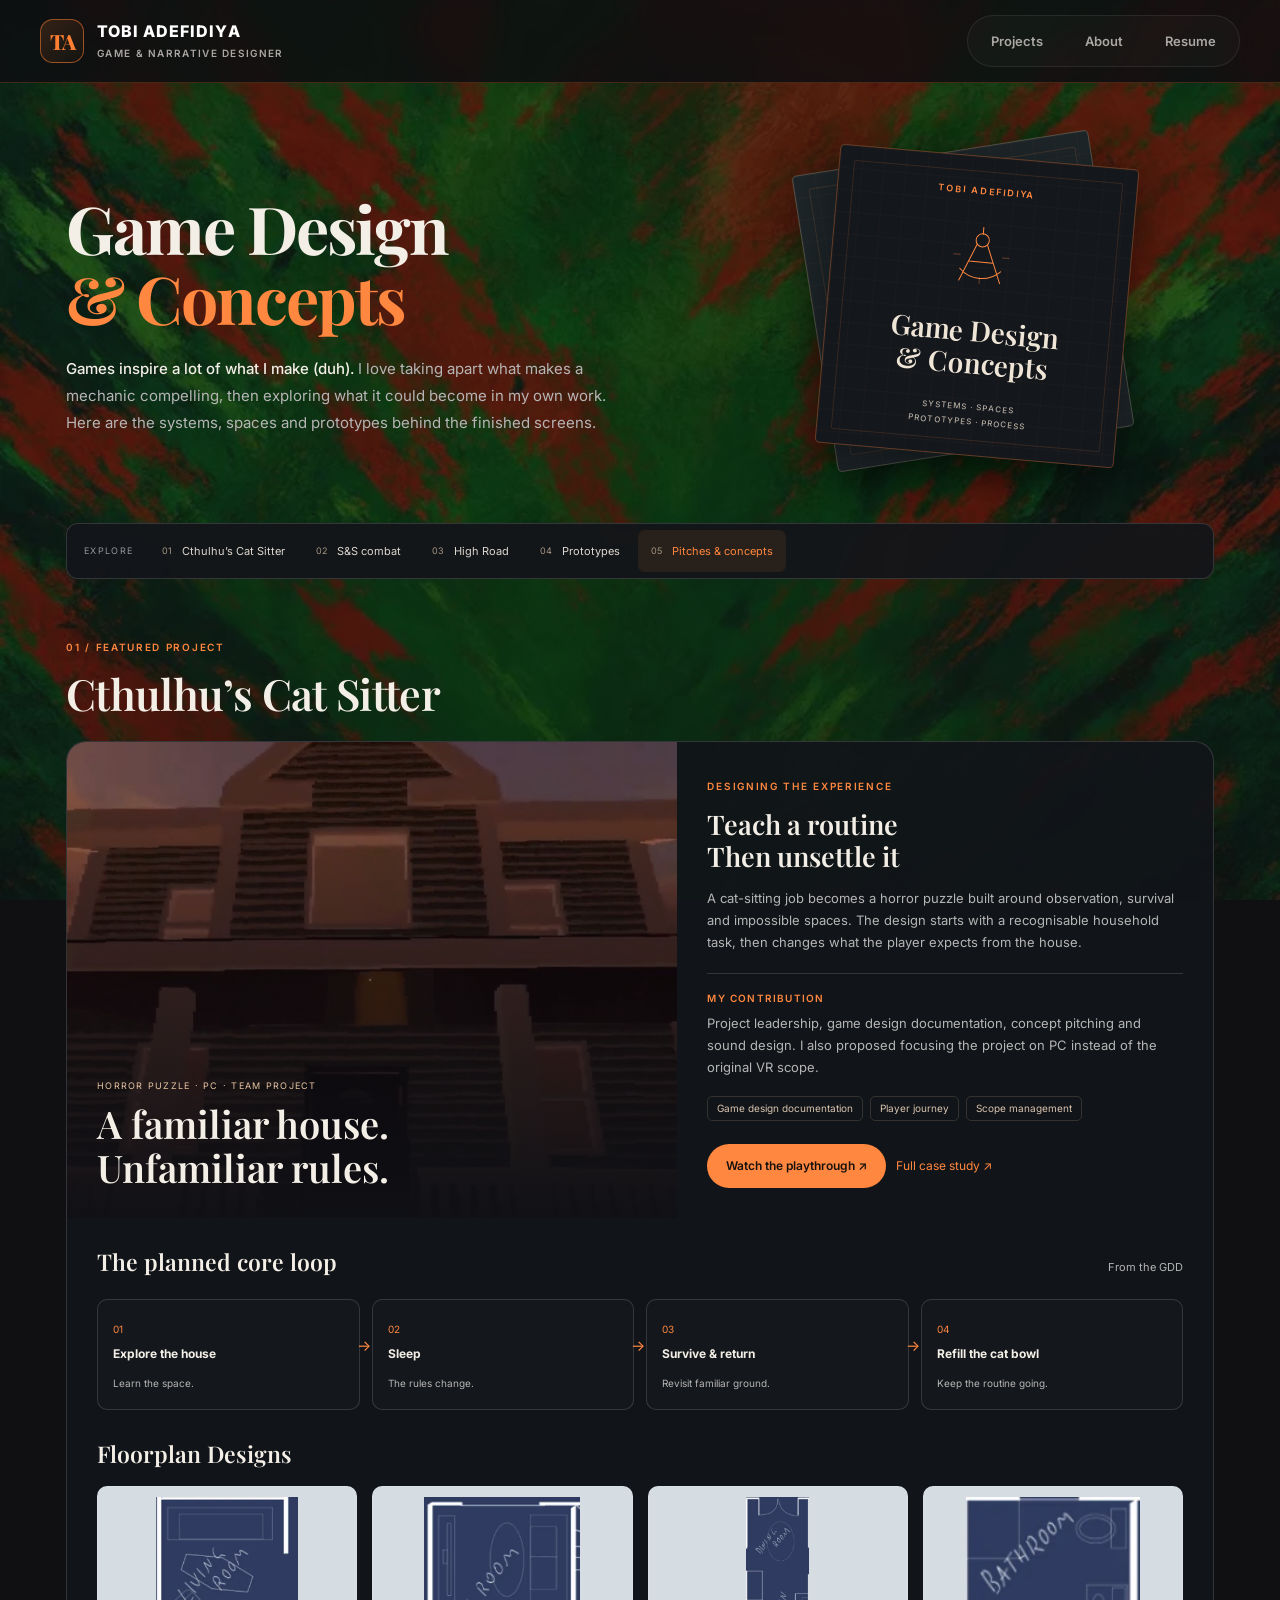
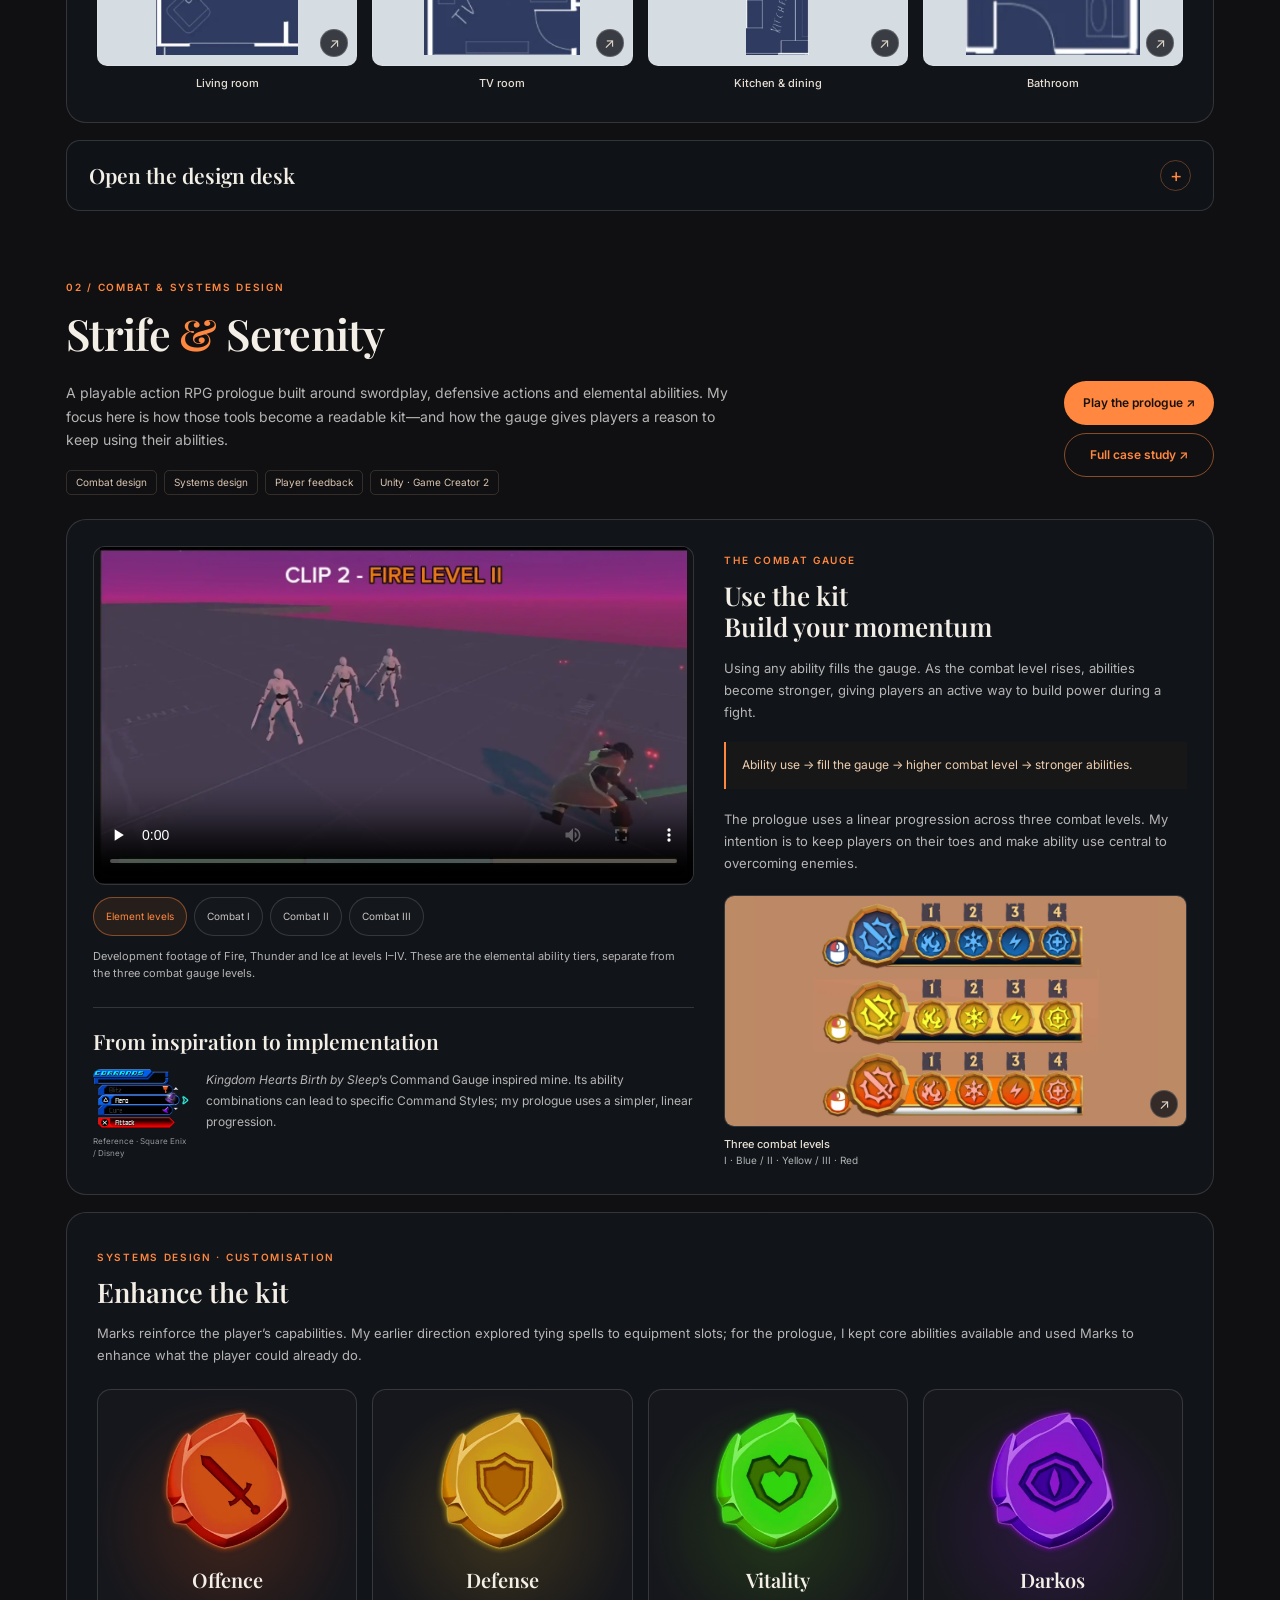
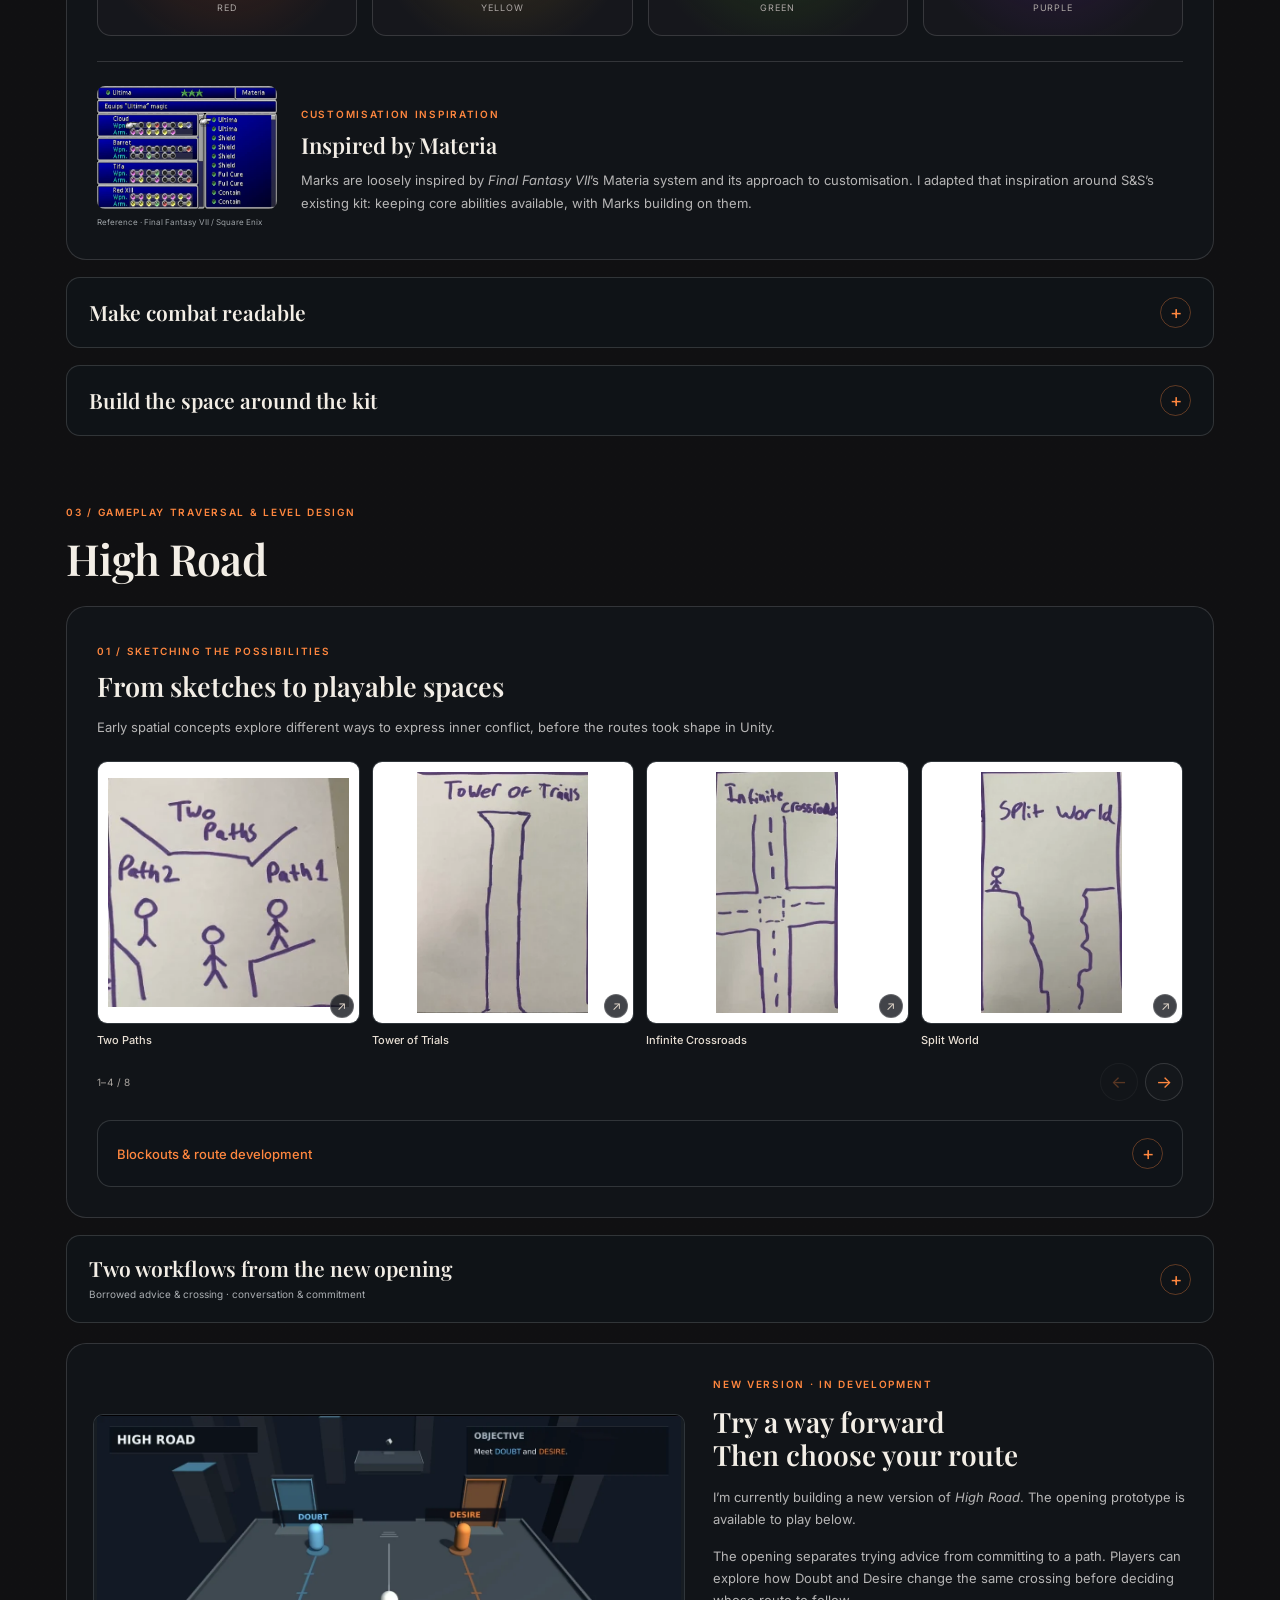
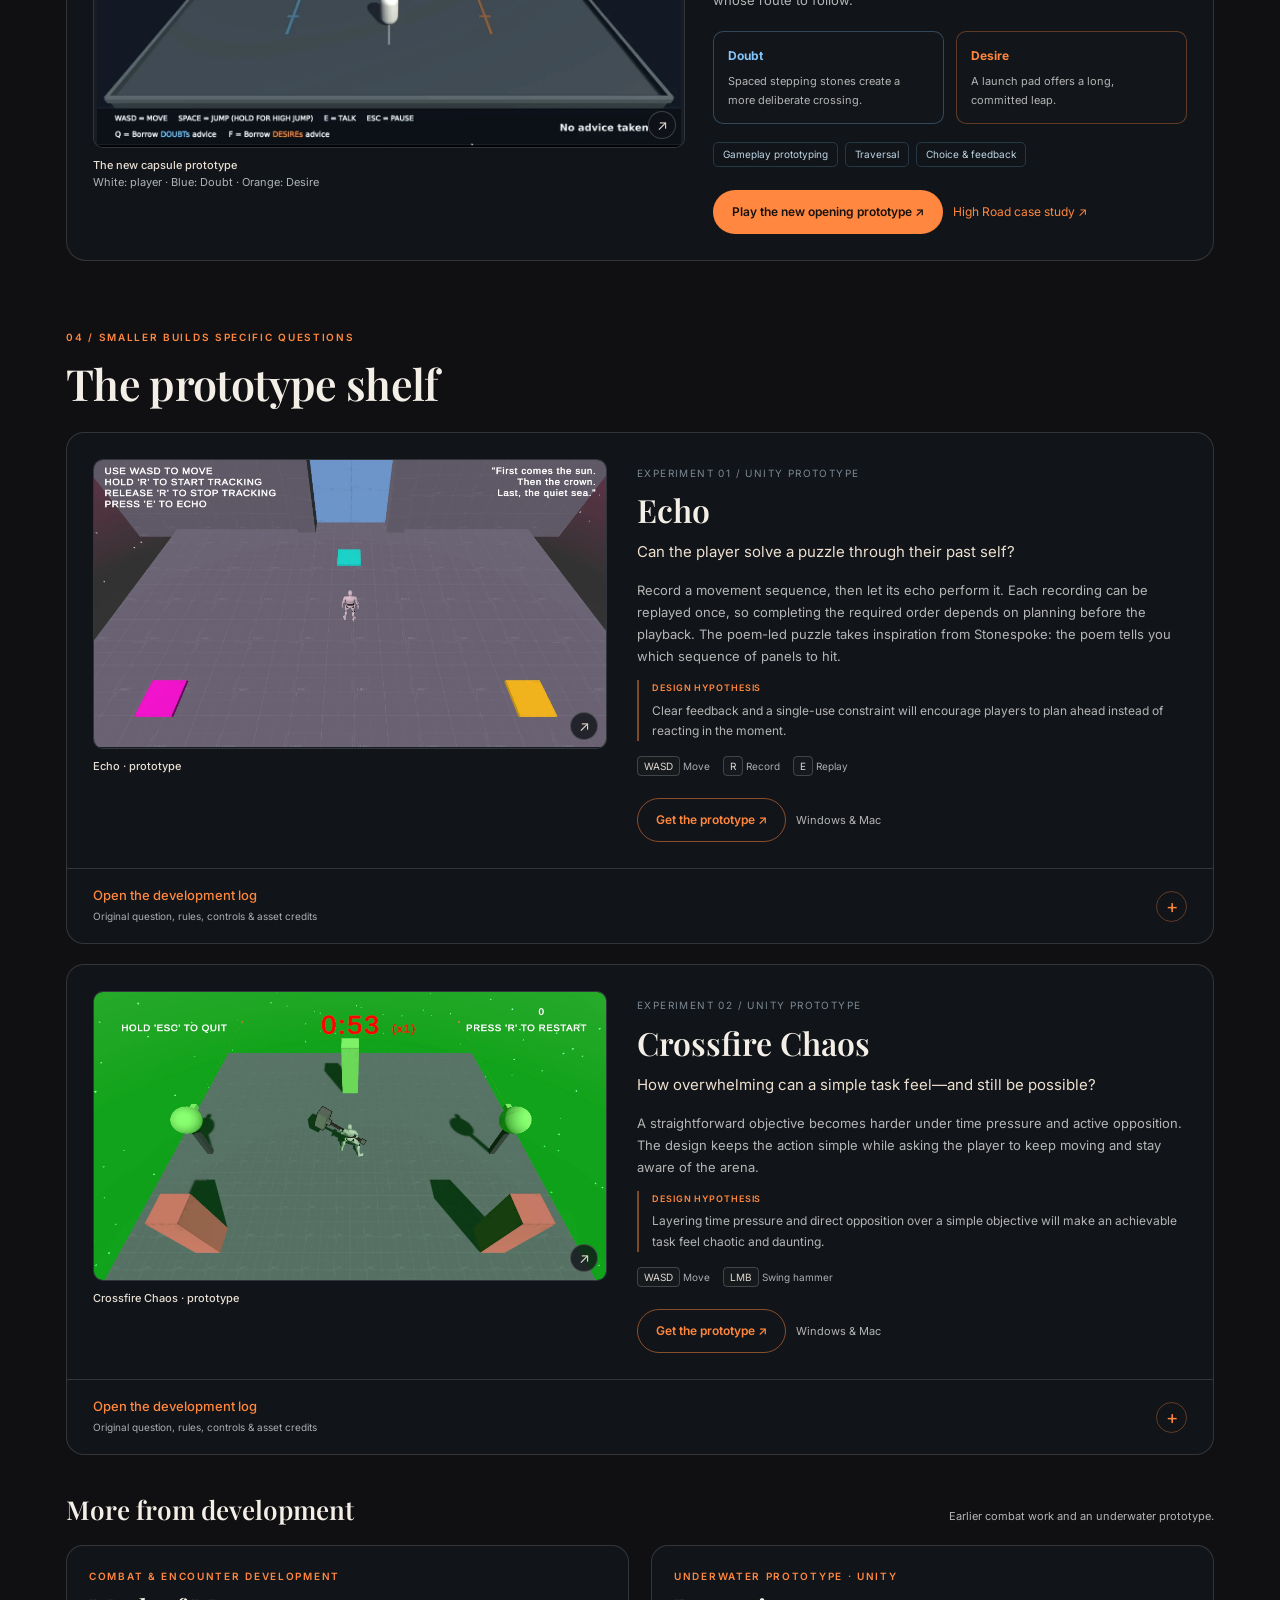
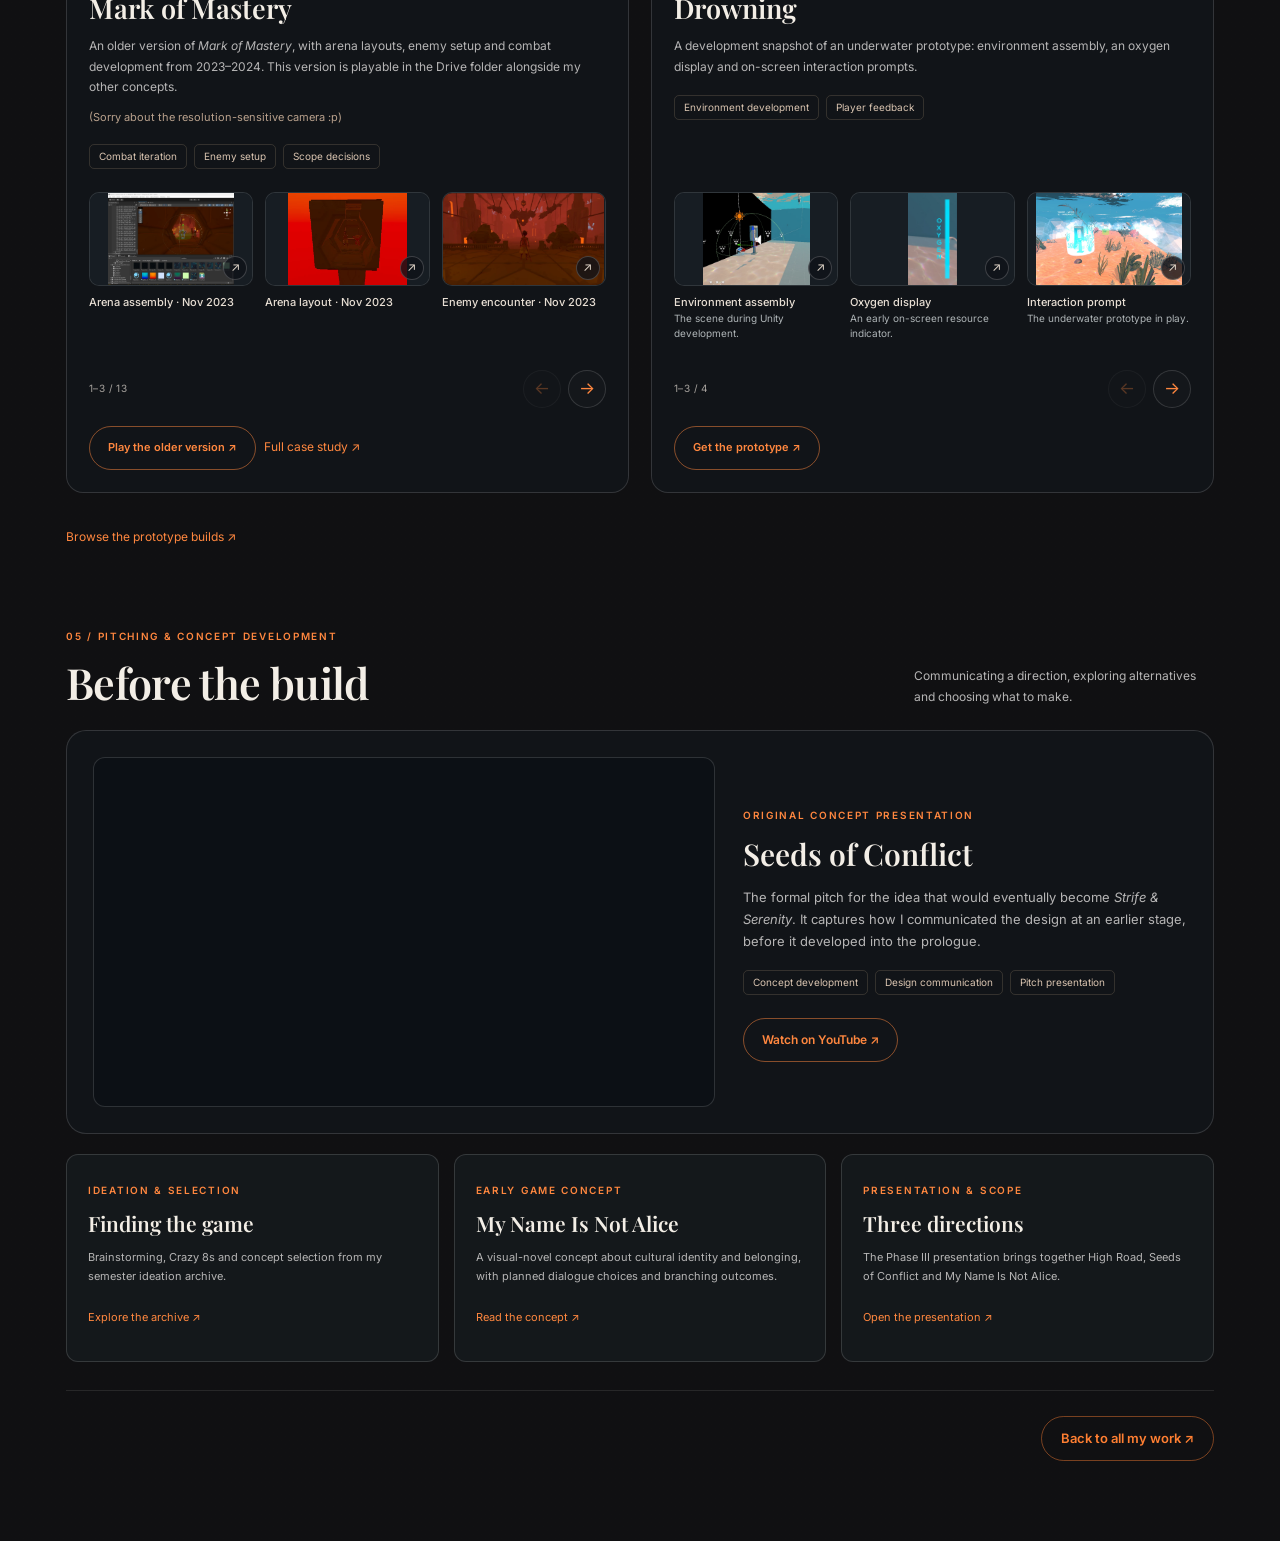
<file: projects/design.html>
<!doctype html>
<html lang="en"><head><meta charset="utf-8"><meta name="viewport" content="width=device-width,initial-scale=1">
<title>Game Design &amp; Concepts — Tobi Adefidiya</title>
<meta name="description" content="Tobi Adefidiya’s game design work: combat and systems design, Unity prototypes, level blockouts, player feedback, game design documentation and concept pitches.">
<meta name="theme-color" content="#101418"><link rel="preconnect" href="https://fonts.googleapis.com"><link rel="preconnect" href="https://fonts.gstatic.com" crossorigin>
<link rel="stylesheet" href="../assets/design.css"><link rel="stylesheet" href="../assets/section-nav.css"><script src="../assets/section-nav.js" defer></script><script src="../assets/design.js" defer></script><link rel="stylesheet" href="../assets/portfolio-chrome.css"><script src="../assets/portfolio-chrome.js" defer></script></head>
<body id="top"><a class="skip" href="#main">Skip to design work</a>
<header class="site-header portfolio-header"><nav class="navbar" aria-label="Main navigation"><a class="header-brand" href="../index.html" aria-label="Tobi Adefidiya — homepage"><span class="brand-monogram" aria-hidden="true">TA</span><span class="brand-copy"><span class="brand-name">TOBI ADEFIDIYA</span><span class="brand-role">GAME &amp; NARRATIVE DESIGNER</span></span></a><div class="navlinks"><a href="../index.html#tobi-wheel-home" class="navlink">Projects</a><a href="../index.html#about" class="navlink">About</a><a href="../index.html#resume" class="navlink">Resume</a></div></nav></header>
<main id="main"><section class="hero" aria-labelledby="page-title"><div class="hero-copy"><h1 id="page-title">Game Design <span>&amp; Concepts</span></h1><div class="hero-introduction"><p class="intro"><strong>Games inspire a lot of what I make (duh).</strong> I love taking apart what makes a mechanic compelling, then exploring what it could become in my own work. Here are the systems, spaces and prototypes behind the finished screens.</p></div></div><div class="blueprint-scene" aria-hidden="true">
  <div class="blueprint-stack">
    <div class="blueprint-sheet blueprint-back">
      <svg viewBox="0 0 240 240" fill="none" stroke="currentColor" stroke-width="1">
        <path d="M35 43h170v154H35zM35 118h65V43M100 118h54v79M154 118h51M61 197v-34h39M154 75h51"/>
        <path d="M22 25h196M22 21v8M218 21v8M22 211h196M22 207v8M218 207v8M20 43v154M16 43h8M16 197h8" opacity=".6"/>
        <circle cx="100" cy="118" r="7"/><circle cx="154" cy="75" r="5"/>
      </svg>
    </div>
    <div class="blueprint-sheet blueprint-front">
      <div class="blueprint-name">TOBI ADEFIDIYA</div>
      <svg class="blueprint-compass" viewBox="0 0 112 112" fill="none" stroke="currentColor" stroke-width="1.5" stroke-linecap="round" stroke-linejoin="round">
        <path d="M56 12v11M48 39 25 95M64 39l23 56M38 65h36M25 77c17 17 45 17 62 0"/>
        <circle cx="56" cy="32" r="10"/>
        <path d="M14 56h10M88 56h10M56 88v10" opacity=".35"/>
      </svg>
      <div class="blueprint-title">Game Design<br>&amp; Concepts</div>
      <div class="blueprint-topics">SYSTEMS · SPACES<br>PROTOTYPES · PROCESS</div>
    </div>
  </div>
</div></section>
<nav class="jump-nav" aria-label="Design page sections"><span class="nav-label">Explore</span><a href="#featured"><small>01</small> Cthulhu’s Cat Sitter</a><a href="#strife"><small>02</small> S&amp;S combat</a><a href="#high-road"><small>03</small> High Road</a><a href="#prototypes"><small>04</small> Prototypes</a><a href="#design-pitch"><small>05</small> Pitches &amp; concepts</a></nav>

<section class="section" id="featured"><div class="section-heading"><div><span class="eyebrow">01 / Featured project</span><h2>Cthulhu’s Cat Sitter</h2></div></div>
<div class="panel"><div class="ccs-feature"><figure class="ccs-visual"><img src="../assets/cthulhu-overview-1.jpg" alt="House environment in Cthulhu’s Cat Sitter" width="2330" height="1320" loading="lazy"><figcaption><small>HORROR PUZZLE · PC · TEAM PROJECT</small>A familiar house.<br>Unfamiliar rules.</figcaption></figure><div class="ccs-intro"><span class="label">Designing the experience</span><h3>Teach a routine<br>Then unsettle it</h3><p>A cat-sitting job becomes a horror puzzle built around observation, survival and impossible spaces. The design starts with a recognisable household task, then changes what the player expects from the house.</p><p class="role-line"><strong>My contribution</strong>Project leadership, game design documentation, concept pitching and sound design. I also proposed focusing the project on PC instead of the original VR scope.</p><div class="tags"><span>Game design documentation</span><span>Player journey</span><span>Scope management</span></div><div class="actions"><a class="button solid" href="https://youtu.be/WuS2QeJ2ulQ" target="_blank" rel="noopener">Watch the playthrough ↗</a><a class="text-link" href="https://wabuzero.github.io/wabugames.github.io/projects/cthulhu-cat-sitter.html" target="_blank" rel="noopener">Full case study ↗</a></div></div></div>
<div class="panel-pad" id="ccs-evidence"><div class="subheading"><h3>The planned core loop</h3><p>From the GDD</p></div><ol class="loop"><li><span class="step">01</span><b>Explore the house</b><small>Learn the space.</small></li><li><span class="step">02</span><b>Sleep</b><small>The rules change.</small></li><li><span class="step">03</span><b>Survive &amp; return</b><small>Revisit familiar ground.</small></li><li><span class="step">04</span><b>Refill the cat bowl</b><small>Keep the routine going.</small></li></ol><div class="subheading"><h3>Floorplan Designs</h3></div><div class="plan-grid" data-gallery><figure class="shot"><a href="../assets/ccs-04.webp" data-image data-title="Living room" data-caption="" aria-label="Enlarge: Living room"><img src="../assets/ccs-04.webp" alt="Living room" width="236" height="262" loading="lazy" decoding="async" class=""></a><figcaption><b>Living room</b></figcaption></figure><figure class="shot"><a href="../assets/ccs-01.webp" data-image data-title="TV room" data-caption="" aria-label="Enlarge: TV room"><img src="../assets/ccs-01.webp" alt="TV room" width="229" height="232" loading="lazy" decoding="async" class=""></a><figcaption><b>TV room</b></figcaption></figure><figure class="shot"><a href="../assets/ccs-03.webp" data-image data-title="Kitchen &amp; dining" data-caption="" aria-label="Enlarge: Kitchen &amp; dining"><img src="../assets/ccs-03.webp" alt="Kitchen &amp; dining" width="189" height="475" loading="lazy" decoding="async" class=""></a><figcaption><b>Kitchen &amp; dining</b></figcaption></figure><figure class="shot"><a href="../assets/ccs-02.webp" data-image data-title="Bathroom" data-caption="" aria-label="Enlarge: Bathroom"><img src="../assets/ccs-02.webp" alt="Bathroom" width="168" height="153" loading="lazy" decoding="async" class=""></a><figcaption><b>Bathroom</b></figcaption></figure></div></div></div>
<details class="drawer "><summary><span><span class="summary-title">Open the design desk</span></span></summary><div class="drawer-body"><div class="two-col section-copy"><div><span class="label">Player guidance</span><h3>Make the rules readable</h3><p>The GDD specifies proximity cues for interactable objects, sound for locked doors and environmental hints during the first trial’s chase. Each cue gives the player information they can act on.</p></div><div><span class="label">Team &amp; scope</span><h3>Set a direction the team can build</h3><p>I led the project and proposed the move from VR to PC. The GDD gives trials shared requirements—a spatial effect, a threat and a return to the house—while leaving room for the team’s creative input.</p></div></div><div class="doc-list"><a class="doc" href="https://drive.google.com/file/d/1AkU-5s7mC6AqgwfJDrG_Y6hVtKlxrAl5/view" data-doc-preview="https://drive.google.com/file/d/1AkU-5s7mC6AqgwfJDrG_Y6hVtKlxrAl5/preview" data-title="Game design document" target="_blank" rel="noopener"><div class="doc-head"><h4>Game design document</h4><span class="arrow">↗</span></div><p>My player journey, interaction rules and trial requirements. Retains the original PC/VR proposal.</p></a><a class="doc" href="https://drive.google.com/file/d/1AKpBo_HFzML4HmmXB2vvdiikEPIko5-H/view" data-doc-preview="https://drive.google.com/file/d/1AKpBo_HFzML4HmmXB2vvdiikEPIko5-H/preview" data-title="Concept pitch" target="_blank" rel="noopener"><div class="doc-head"><h4>Concept pitch</h4><span class="arrow">↗</span></div><p>My presentation of the premise, audience, mechanics and visual direction.</p></a><a class="doc" href="../assets/CCS_Research.pdf" data-doc-preview="../assets/CCS_Research.pdf" data-title="Research write-up" target="_blank" rel="noopener"><div class="doc-head"><h4>Research write-up</h4><span class="arrow">↗</span></div><p>Project research into impossible spaces, horror and the original platform direction.</p></a><a class="doc" href="../assets/CCS_Tech_Notes.pdf" data-doc-preview="../assets/CCS_Tech_Notes.pdf" data-title="Technical notes" target="_blank" rel="noopener"><div class="doc-head"><h4>Technical notes</h4><span class="arrow">↗</span></div><p>Project notes on looping stairs, portal transitions and the asset workflow.</p></a></div><div class="actions"><a class="button" href="https://adaptable-radius-84c.notion.site/Year-2-Semester-2-befda9f8f33a4de0857efbb1102c60ac" target="_blank" rel="noopener">Development blog ↗</a></div></div></details></section>

<section class="section" id="strife"><div class="section-heading"><div><span class="eyebrow">02 / Combat &amp; systems design</span><h2>Strife <em>&amp;</em> Serenity</h2></div></div><div class="project-intro"><div><p>A playable action RPG prologue built around swordplay, defensive actions and elemental abilities. My focus here is how those tools become a readable kit—and how the gauge gives players a reason to keep using their abilities.</p><div class="tags"><span>Combat design</span><span>Systems design</span><span>Player feedback</span><span>Unity · Game Creator 2</span></div></div><div class="actions"><a class="button solid" href="https://wabuzero.itch.io/strifeserenity" target="_blank" rel="noopener">Play the prologue ↗</a><a class="button" href="https://wabuzero.github.io/wabugames.github.io/projects/strife-and-serenity.html" target="_blank" rel="noopener">Full case study ↗</a></div></div>
<div class="panel combat-layout"><div class="combat-media"><div class="player"><video id="combat-player" src="../assets/element-levels.mp4" poster="../assets/element-levels-poster.webp" controls playsinline preload="none" aria-label="Elemental ability levels" aria-describedby="clip-caption"><a href="../assets/element-levels.mp4">Watch the elemental ability video</a></video><div class="clip-buttons" role="group" aria-label="Choose gameplay footage"><button type="button" data-video-src="../assets/element-levels.mp4" data-poster="../assets/element-levels-poster.webp" data-title="Elemental ability levels" data-caption="Development footage of Fire, Thunder and Ice at levels I–IV. These are the elemental ability tiers, separate from the three combat gauge levels." aria-controls="combat-player" aria-pressed="true">Element levels</button><button type="button" data-video-src="../assets/combat-level-1.mp4" data-poster="../assets/combat-level-1-poster.webp" data-title="Combat level I" data-caption="A longer prologue capture showing exploration, equipment and the start of combat at level I." aria-controls="combat-player" aria-pressed="false">Combat I</button><button type="button" data-video-src="../assets/combat-level-2.mp4" data-poster="../assets/combat-level-2-poster.webp" data-title="Combat level II" data-caption="A short encounter capture showing the transition from the blue gauge to the yellow combat level II gauge." aria-controls="combat-player" aria-pressed="false">Combat II</button><button type="button" data-video-src="../assets/combat-level-3.mp4" data-poster="../assets/combat-level-3-poster.webp" data-title="Combat level III" data-caption="An encounter capture showing the transition to the red combat level III gauge." aria-controls="combat-player" aria-pressed="false">Combat III</button></div><p class="clip-caption" id="clip-caption" aria-live="polite">Development footage of Fire, Thunder and Ice at levels I–IV. These are the elemental ability tiers, separate from the three combat gauge levels.</p></div><aside class="gauge-inspiration" aria-labelledby="gauge-inspiration"><h4 id="gauge-inspiration">From inspiration to implementation</h4><div class="inspiration-reference"><figure class="gauge-reference"><img src="../assets/birth-by-sleep-reference.webp" alt="Command menu reference from Kingdom Hearts Birth by Sleep" width="310" height="191" loading="lazy" decoding="async" class=""><figcaption>Reference · Square Enix / Disney</figcaption></figure><div><p><em>Kingdom Hearts Birth by Sleep</em>’s Command Gauge inspired mine. Its ability combinations can lead to specific Command Styles; my prologue uses a simpler, linear progression.</p></div></div></aside></div><div class="combat-copy"><div><span class="label">The combat gauge</span><h3>Use the kit<br>Build your momentum</h3><p>Using any ability fills the gauge. As the combat level rises, abilities become stronger, giving players an active way to build power during a fight.</p><div class="rule">Ability use → fill the gauge → higher combat level → stronger abilities.</div><p>The prologue uses a linear progression across three combat levels. My intention is to keep players on their toes and make ability use central to overcoming enemies.</p></div><div class="gauge-thumb"><figure class="shot"><a href="../assets/combat-gauges.webp" data-image data-title="Three combat levels" data-caption="I · Blue / II · Yellow / III · Red" aria-label="Enlarge: Three combat levels"><img src="../assets/combat-gauges.webp" alt="Three combat levels" width="1920" height="1093" loading="lazy" decoding="async" class=""></a><figcaption><b>Three combat levels</b><br>I · Blue / II · Yellow / III · Red</figcaption></figure></div></div></div>
<div class="panel panel-pad marks-panel"><div class="section-copy marks-intro"><span class="label">Systems design · Customisation</span><h3>Enhance the kit</h3><p>Marks reinforce the player’s capabilities. My earlier direction explored tying spells to equipment slots; for the prologue, I kept core abilities available and used Marks to enhance what the player could already do.</p></div><div class="marks" data-gallery><figure class="mark" style="--glow:#e9541733"><a href="../assets/mark-offence.webp" data-image data-title="Offence Mark" data-caption="Red · S&amp;S Mark artwork" aria-label="Enlarge Offence Mark"><img src="../assets/mark-offence.webp" alt="Offence Mark" width="256" height="256" loading="lazy" decoding="async" class=""></a><figcaption><h4>Offence</h4><small>Red</small></figcaption></figure><figure class="mark" style="--glow:#d5a42333"><a href="../assets/mark-defense.webp" data-image data-title="Defense Mark" data-caption="Yellow · S&amp;S Mark artwork" aria-label="Enlarge Defense Mark"><img src="../assets/mark-defense.webp" alt="Defense Mark" width="256" height="256" loading="lazy" decoding="async" class=""></a><figcaption><h4>Defense</h4><small>Yellow</small></figcaption></figure><figure class="mark" style="--glow:#54b51033"><a href="../assets/mark-vitality.webp" data-image data-title="Vitality Mark" data-caption="Green · S&amp;S Mark artwork" aria-label="Enlarge Vitality Mark"><img src="../assets/mark-vitality.webp" alt="Vitality Mark" width="256" height="256" loading="lazy" decoding="async" class=""></a><figcaption><h4>Vitality</h4><small>Green</small></figcaption></figure><figure class="mark" style="--glow:#8420d233"><a href="../assets/mark-darkos.webp" data-image data-title="Darkos Mark" data-caption="Purple · S&amp;S Mark artwork" aria-label="Enlarge Darkos Mark"><img src="../assets/mark-darkos.webp" alt="Darkos Mark" width="256" height="256" loading="lazy" decoding="async" class=""></a><figcaption><h4>Darkos</h4><small>Purple</small></figcaption></figure></div><aside class="materia-reference"><figure><img src="../assets/materia-reference.webp" alt="Final Fantasy VII Materia menu — reference image" width="633" height="433" loading="lazy" decoding="async" class=""><figcaption>Reference · Final Fantasy VII / Square Enix</figcaption></figure><div><span class="label">Customisation inspiration</span><h4>Inspired by Materia</h4><p>Marks are loosely inspired by <em>Final Fantasy VII</em>’s Materia system and its approach to customisation. I adapted that inspiration around S&amp;S’s existing kit: keeping core abilities available, with Marks building on them.</p></div></aside></div>
<details class="drawer "><summary><span><span class="summary-title">Make combat readable</span></span></summary><div class="drawer-body"><p>These development captures show the targeting states, combat testing, enemy colliders and projectile experiments behind the kit.</p><div class="gallery targeting" data-gallery><div style="--state:#9aa0a4"><figure class="shot"><a href="../assets/strife-06.webp" data-image data-title="Out of range" data-caption="No coloured targeting outline." aria-label="Enlarge: Out of range"><img src="../assets/strife-06.webp" alt="Out of range" width="954" height="522" loading="lazy" decoding="async" class=""></a><figcaption><b>Out of range</b><br>No coloured targeting outline.</figcaption></figure></div><div style="--state:#75b8fa"><figure class="shot"><a href="../assets/strife-07.webp" data-image data-title="Target candidate" data-caption="Blue identifies a possible target." aria-label="Enlarge: Target candidate"><img src="../assets/strife-07.webp" alt="Target candidate" width="949" height="551" loading="lazy" decoding="async" class=""></a><figcaption><b>Target candidate</b><br>Blue identifies a possible target.</figcaption></figure></div><div style="--state:#91ce57"><figure class="shot"><a href="../assets/strife-04.webp" data-image data-title="Target locked" data-caption="Green confirms the selected enemy." aria-label="Enlarge: Target locked"><img src="../assets/strife-04.webp" alt="Target locked" width="951" height="553" loading="lazy" decoding="async" class=""></a><figcaption><b>Target locked</b><br>Green confirms the selected enemy.</figcaption></figure></div></div><div class="subheading"><h3>Inside the combat build</h3><p>Unity development captures</p></div><div class="gallery two" data-gallery><figure class="shot"><a href="../assets/strife-11.webp" data-image data-title="Combat testing" data-caption="Ka’Sipho in a dedicated test space." aria-label="Enlarge: Combat testing"><img src="../assets/strife-11.webp" alt="Combat testing" width="1552" height="721" loading="lazy" decoding="async" class=""></a><figcaption><b>Combat testing</b><br>Ka’Sipho in a dedicated test space.</figcaption></figure><figure class="shot"><a href="../assets/strife-05.webp" data-image data-title="Enemy AI &amp; colliders" data-caption="Enemy setup and collision volumes in Unity." aria-label="Enlarge: Enemy AI &amp; colliders"><img src="../assets/strife-05.webp" alt="Enemy AI &amp; colliders" width="923" height="456" loading="lazy" decoding="async" class=""></a><figcaption><b>Enemy AI &amp; colliders</b><br>Enemy setup and collision volumes in Unity.</figcaption></figure><figure class="shot"><a href="../assets/strife-14.webp" data-image data-title="Projectile experiment" data-caption="An early spell test in the development scene." aria-label="Enlarge: Projectile experiment"><img src="../assets/strife-14.webp" alt="Projectile experiment" width="894" height="497" loading="lazy" decoding="async" class=""></a><figcaption><b>Projectile experiment</b><br>An early spell test in the development scene.</figcaption></figure><figure class="shot"><a href="../assets/strife-13.webp" data-image data-title="Projectile experiment — another pass" data-caption="A second capture of the spell’s behaviour." aria-label="Enlarge: Projectile experiment — another pass"><img src="../assets/strife-13.webp" alt="Projectile experiment — another pass" width="893" height="499" loading="lazy" decoding="async" class=""></a><figcaption><b>Projectile experiment — another pass</b><br>A second capture of the spell’s behaviour.</figcaption></figure></div><div class="reflection"><h4>What I would improve next</h4><p>Give players more combat practice before the boss, introduce encounters earlier, and make perfect parries and gauge upgrades easier to discover. These are the onboarding improvements identified in my prologue reflection.</p></div></div></details>
<details class="drawer "><summary><span><span class="summary-title">Build the space around the kit</span></span></summary><div class="drawer-body"><p>From building Gate Town to teaching movement, these captures show level development and the feedback around exploration.</p><div class="gallery single" data-gallery><figure class="shot"><a href="../assets/strife-09.webp" data-image data-title="Gate Town · later build" data-caption="The space with its lighting and presentation in place." aria-label="Enlarge: Gate Town · later build"><img src="../assets/strife-09.webp" alt="Gate Town · later build" width="1738" height="783" loading="lazy" decoding="async" class=""></a><figcaption><b>Gate Town · later build</b><br>The space with its lighting and presentation in place.</figcaption></figure></div><div class="subheading"><h3>Traversal prompts &amp; discovery</h3></div><div class="gallery " data-gallery><figure class="shot"><a href="../assets/strife-02.webp" data-image data-title="Climbing instructions" data-caption="The controls are introduced alongside the climbing interaction." aria-label="Enlarge: Climbing instructions"><img src="../assets/strife-02.webp" alt="Climbing instructions" width="1488" height="828" loading="lazy" decoding="async" class=""></a><figcaption><b>Climbing instructions</b><br>The controls are introduced alongside the climbing interaction.</figcaption></figure><figure class="shot"><a href="../assets/strife-03.webp" data-image data-title="Climbing in play" data-caption="A capture of the wall traversal mechanic." aria-label="Enlarge: Climbing in play"><img src="../assets/strife-03.webp" alt="Climbing in play" width="1489" height="826" loading="lazy" decoding="async" class=""></a><figcaption><b>Climbing in play</b><br>A capture of the wall traversal mechanic.</figcaption></figure><figure class="shot"><a href="../assets/strife-10.webp" data-image data-title="Grapple prompt" data-caption="An on-screen prompt identifies the grapple action." aria-label="Enlarge: Grapple prompt"><img src="../assets/strife-10.webp" alt="Grapple prompt" width="1487" height="830" loading="lazy" decoding="async" class=""></a><figcaption><b>Grapple prompt</b><br>An on-screen prompt identifies the grapple action.</figcaption></figure><figure class="shot"><a href="../assets/strife-12.webp" data-image data-title="A boundary with context" data-caption="A locked-door response keeps the player oriented." aria-label="Enlarge: A boundary with context"><img src="../assets/strife-12.webp" alt="A boundary with context" width="1496" height="831" loading="lazy" decoding="async" class=""></a><figcaption><b>A boundary with context</b><br>A locked-door response keeps the player oriented.</figcaption></figure><figure class="shot"><a href="../assets/strife-01.webp" data-image data-title="Optional discovery" data-caption="The chest interface presents a lore item during exploration." aria-label="Enlarge: Optional discovery"><img src="../assets/strife-01.webp" alt="Optional discovery" width="1411" height="780" loading="lazy" decoding="async" class=""></a><figcaption><b>Optional discovery</b><br>The chest interface presents a lore item during exploration.</figcaption></figure></div></div></details></section>

<section class="section" id="high-road"><div class="section-heading"><div><span class="eyebrow">03 / Gameplay traversal &amp; level design</span><h2>High Road</h2></div></div><div class="panel panel-pad road-development"><div class="section-copy"><span class="label">01 / Sketching the possibilities</span><h3>From sketches to playable spaces</h3><p>Early spatial concepts explore different ways to express inner conflict, before the routes took shape in Unity.</p></div><div class="capture-carousel concept-carousel" data-carousel aria-label="High Road concepts"><div class="carousel-track" data-gallery tabindex="0" aria-label="High Road concepts — scroll to browse"><figure class="shot"><a href="../assets/high-road-05.webp" data-image data-title="Two Paths" data-caption="" aria-label="Enlarge: Two Paths"><img src="../assets/high-road-05.webp" alt="Two Paths" width="261" height="248" loading="lazy" decoding="async" class=""></a><figcaption><b>Two Paths</b></figcaption></figure><figure class="shot"><a href="../assets/high-road-06.webp" data-image data-title="Tower of Trials" data-caption="" aria-label="Enlarge: Tower of Trials"><img src="../assets/high-road-06.webp" alt="Tower of Trials" width="241" height="338" loading="lazy" decoding="async" class=""></a><figcaption><b>Tower of Trials</b></figcaption></figure><figure class="shot"><a href="../assets/high-road-07.webp" data-image data-title="Infinite Crossroads" data-caption="" aria-label="Enlarge: Infinite Crossroads"><img src="../assets/high-road-07.webp" alt="Infinite Crossroads" width="169" height="333" loading="lazy" decoding="async" class=""></a><figcaption><b>Infinite Crossroads</b></figcaption></figure><figure class="shot"><a href="../assets/high-road-08.webp" data-image data-title="Split World" data-caption="" aria-label="Enlarge: Split World"><img src="../assets/high-road-08.webp" alt="Split World" width="197" height="335" loading="lazy" decoding="async" class=""></a><figcaption><b>Split World</b></figcaption></figure><figure class="shot"><a href="../assets/high-road-09.webp" data-image data-title="Past Mistake Mirror" data-caption="" aria-label="Enlarge: Past Mistake Mirror"><img src="../assets/high-road-09.webp" alt="Past Mistake Mirror" width="268" height="342" loading="lazy" decoding="async" class=""></a><figcaption><b>Past Mistake Mirror</b></figcaption></figure><figure class="shot"><a href="../assets/high-road-10.webp" data-image data-title="Overcome" data-caption="" aria-label="Enlarge: Overcome"><img src="../assets/high-road-10.webp" alt="Overcome" width="164" height="257" loading="lazy" decoding="async" class=""></a><figcaption><b>Overcome</b></figcaption></figure><figure class="shot"><a href="../assets/high-road-11.webp" data-image data-title="Past Whispers" data-caption="" aria-label="Enlarge: Past Whispers"><img src="../assets/high-road-11.webp" alt="Past Whispers" width="218" height="270" loading="lazy" decoding="async" class=""></a><figcaption><b>Past Whispers</b></figcaption></figure><figure class="shot"><a href="../assets/high-road-12.webp" data-image data-title="Resolve" data-caption="" aria-label="Enlarge: Resolve"><img src="../assets/high-road-12.webp" alt="Resolve" width="193" height="252" loading="lazy" decoding="async" class=""></a><figcaption><b>Resolve</b></figcaption></figure></div><div class="carousel-toolbar"><span class="carousel-status" aria-live="polite">8 images</span><div><button type="button" data-carousel-prev aria-label="Previous High Road concepts images">←</button><button type="button" data-carousel-next aria-label="Next High Road concepts images">→</button></div></div></div>
<details class="drawer "><summary><span><span class="summary-title">Blockouts &amp; route development</span></span></summary><div class="drawer-body"><span class="stage">Earlier route development</span><div class="gallery two" data-gallery><figure class="shot"><a href="../assets/high-road-13.webp" data-image data-title="Platforming blockout" data-caption="Obstacle placement in the Unity editor." aria-label="Enlarge: Platforming blockout"><img src="../assets/high-road-13.webp" alt="Platforming blockout" width="1030" height="541" loading="lazy" decoding="async" class=""></a><figcaption><b>Platforming blockout</b><br>Obstacle placement in the Unity editor.</figcaption></figure><figure class="shot"><a href="../assets/high-road-14.webp" data-image data-title="Stealth blockout" data-caption="The stealth space during development." aria-label="Enlarge: Stealth blockout"><img src="../assets/high-road-14.webp" alt="Stealth blockout" width="1919" height="960" loading="lazy" decoding="async" class=""></a><figcaption><b>Stealth blockout</b><br>The stealth space during development.</figcaption></figure><figure class="shot"><a href="../assets/high-road-01.webp" data-image data-title="Desire route in play" data-caption="Platforming gives the route its physical rhythm." aria-label="Enlarge: Desire route in play"><img src="../assets/high-road-01.webp" alt="Desire route in play" width="1919" height="1020" loading="lazy" decoding="async" class=""></a><figcaption><b>Desire route in play</b><br>Platforming gives the route its physical rhythm.</figcaption></figure><figure class="shot"><a href="../assets/high-road-03.webp" data-image data-title="Doubt route in play" data-caption="The earlier route prototype uses careful movement and stealth." aria-label="Enlarge: Doubt route in play"><img src="../assets/high-road-03.webp" alt="Doubt route in play" width="1919" height="1079" loading="lazy" decoding="async" class=""></a><figcaption><b>Doubt route in play</b><br>The earlier route prototype uses careful movement and stealth.</figcaption></figure></div><span class="stage">03 / Communicating choices</span><div class="gallery " data-gallery><figure class="shot"><a href="../assets/high-road-17.webp" data-image data-title="Opening choice" data-caption="The player encounters both routes." aria-label="Enlarge: Opening choice"><img src="../assets/high-road-17.webp" alt="Opening choice" width="1919" height="1079" loading="lazy" decoding="async" class=""></a><figcaption><b>Opening choice</b><br>The player encounters both routes.</figcaption></figure><figure class="shot"><a href="../assets/high-road-16.webp" data-image data-title="Instruction prompt" data-caption="UI placement in the Unity canvas." aria-label="Enlarge: Instruction prompt"><img src="../assets/high-road-16.webp" alt="Instruction prompt" width="1919" height="632" loading="lazy" decoding="async" class=""></a><figcaption><b>Instruction prompt</b><br>UI placement in the Unity canvas.</figcaption></figure><figure class="shot"><a href="../assets/high-road-02.webp" data-image data-title="Speaking with Desire" data-caption="" aria-label="Enlarge: Speaking with Desire"><img src="../assets/high-road-02.webp" alt="Speaking with Desire" width="1919" height="1020" loading="lazy" decoding="async" class=""></a><figcaption><b>Speaking with Desire</b></figcaption></figure><figure class="shot"><a href="../assets/high-road-04.webp" data-image data-title="Speaking with Doubt" data-caption="" aria-label="Enlarge: Speaking with Doubt"><img src="../assets/high-road-04.webp" alt="Speaking with Doubt" width="1919" height="1079" loading="lazy" decoding="async" class=""></a><figcaption><b>Speaking with Doubt</b></figcaption></figure><figure class="shot"><a href="../assets/high-road-18.webp" data-image data-title="Doubt on Desire’s route" data-caption="" aria-label="Enlarge: Doubt on Desire’s route"><img src="../assets/high-road-18.webp" alt="Doubt on Desire’s route" width="1919" height="1079" loading="lazy" decoding="async" class=""></a><figcaption><b>Doubt on Desire’s route</b></figcaption></figure><figure class="shot"><a href="../assets/high-road-19.webp" data-image data-title="Desire on Doubt’s route" data-caption="" aria-label="Enlarge: Desire on Doubt’s route"><img src="../assets/high-road-19.webp" alt="Desire on Doubt’s route" width="1919" height="1079" loading="lazy" decoding="async" class=""></a><figcaption><b>Desire on Doubt’s route</b></figcaption></figure></div></div></details></div>
<div id="high-road-workflows"><details class="drawer "><summary><span><span class="summary-title">Two workflows from the new opening</span><span class="summary-meta">Borrowed advice &amp; crossing · conversation &amp; commitment</span></span></summary><div class="drawer-body"><div class="flow-grid" data-gallery><article><h4>Borrowed advice & the crossing</h4><figure class="shot"><a href="../assets/High_Road_Advice_Flow.svg" data-image data-title="Borrowed advice &amp; the crossing" data-caption="Borrowing advice changes traversal without committing a route. Falls retain the current advice for another attempt; reflecting after a crossing records the approach and returns the player to the courtyard." aria-label="Enlarge Borrowed advice &amp; the crossing"><img src="../assets/High_Road_Advice_Flow.svg" alt="Borrowing advice changes traversal without committing a route. Falls retain the current advice for another attempt; reflecting after a crossing records the approach and returns the player to the courtyard." loading="lazy"></a></figure><p>Borrowing advice changes traversal without committing a route. Falls retain the current advice for another attempt; reflecting after a crossing records the approach and returns the player to the courtyard.</p></article><article><h4>Conversation & route commitment</h4><figure class="shot"><a href="../assets/High_Road_Route_Flow.svg" data-image data-title="Conversation &amp; route commitment" data-caption="Talking and trying advice keep the route open. The player can back out of the offer or confirm the speaking voice’s route, which ends the opening slice." aria-label="Enlarge Conversation &amp; route commitment"><img src="../assets/High_Road_Route_Flow.svg" alt="Talking and trying advice keep the route open. The player can back out of the offer or confirm the speaking voice’s route, which ends the opening slice." loading="lazy"></a></figure><p>Talking and trying advice keep the route open. The player can back out of the offer or confirm the speaking voice’s route, which ends the opening slice.</p></article></div><p class="note">Flows document the capsule opening’s Unity source. Use the prototype download to explore the build; the earlier route screenshots above show a separate stage of development.</p></div></details></div>
<div class="panel road-feature"><div data-gallery><figure class="shot"><a href="../assets/high-road-15.webp" data-image data-title="The new capsule prototype" data-caption="White: player · Blue: Doubt · Orange: Desire" aria-label="Enlarge: The new capsule prototype"><img src="../assets/high-road-15.webp" alt="The new capsule prototype" width="1272" height="724" loading="lazy" decoding="async" class=""></a><figcaption><b>The new capsule prototype</b><br>White: player · Blue: Doubt · Orange: Desire</figcaption></figure></div><div><span class="label">New version · In development</span><h3>Try a way forward<br>Then choose your route</h3><p>I’m currently building a new version of <em>High Road</em>. The opening prototype is available to play below.</p><p>The opening separates trying advice from committing to a path. Players can explore how Doubt and Desire change the same crossing before deciding whose route to follow.</p><div class="route-pair"><div class="route doubt"><b>Doubt</b><p>Spaced stepping stones create a more deliberate crossing.</p></div><div class="route desire"><b>Desire</b><p>A launch pad offers a long, committed leap.</p></div></div><div class="tags"><span>Gameplay prototyping</span><span>Traversal</span><span>Choice &amp; feedback</span></div><div class="actions"><a class="button solid" href="https://drive.google.com/file/d/1PABZvYUeiP4j7yAyowv9y7jLp_A9JocA/view" target="_blank" rel="noopener">Play the new opening prototype ↗</a><a class="text-link" href="https://wabuzero.github.io/wabugames.github.io/projects/high-road.html" target="_blank" rel="noopener">High Road case study ↗</a></div></div></div></section>

<section class="section" id="prototypes"><div class="section-heading"><div><span class="eyebrow">04 / Smaller builds Specific questions</span><h2>The prototype shelf</h2></div></div><article class="prototype" id="echo"><div class="proto-main"><div class="proto-image" data-gallery><figure class="shot"><a href="../assets/echo-01.webp" data-image data-title="Echo · prototype" data-caption="" aria-label="Enlarge: Echo · prototype"><img src="../assets/echo-01.webp" alt="Echo · prototype" width="1919" height="1078" loading="lazy" decoding="async" class=""></a><figcaption><b>Echo · prototype</b></figcaption></figure></div><div class="proto-copy"><span class="proto-number">EXPERIMENT 01 / UNITY PROTOTYPE</span><h3>Echo</h3><p class="question">Can the player solve a puzzle through their past self?</p><p>Record a movement sequence, then let its echo perform it. Each recording can be replayed once, so completing the required order depends on planning before the playback. The poem-led puzzle takes inspiration from Stonespoke: the poem tells you which sequence of panels to hit.</p><p class="hypothesis"><strong>Design hypothesis</strong>Clear feedback and a single-use constraint will encourage players to plan ahead instead of reacting in the moment.</p><div class="proto-controls"><span><kbd>WASD</kbd> Move</span><span><kbd>R</kbd> Record</span><span><kbd>E</kbd> Replay</span></div><div class="actions"><a class="button" href="https://drive.google.com/file/d/1M1GTvtsvn0k6jE9WD4wd66Aai8kzIw8Q/view" target="_blank" rel="noopener">Get the prototype ↗</a><span class="micro muted">Windows &amp; Mac</span></div></div></div><details class="drawer "><summary><span><span class="summary-title">Open the development log</span><span class="summary-meta">Original question, rules, controls &amp; asset credits</span></span></summary><div class="drawer-body"><div class="log-layout"><div><div class="subheading"><h3>Original development log</h3></div><div class="original-log" tabindex="0" aria-label="Echo development log">Tobi Adefidiya

Echo is my prototype that explores whether a puzzle game can be built around absence rather than presence. Instead of directly interacting with the world to progress, the player records their own movements and relies on an echo of those past actions to solve puzzles. This prototype is built around the theme “what remains”, asking the player to think ahead and consider the consequences of actions.

Build Notes:

Question:
Can a puzzle be solved by removing the player from the action and forcing them to rely on their past self?

Hypothesis:
If a player is given clear feedback and constraints, they will adapt to solving problems indirectly by planning their actions in advance rather than reacting in the moment.

Inputs:
Keyboard movement (WASD)
Record action (R)
Replay echo (E)

Additional instructions/useful info:
Players must record their movement before attempting to progress. Echoes can only be used once per recording, and puzzles require completing actions in a specific order during a single playback.

Third-party / found assets &amp; libraries:
Unity
Free sound effects
Placeholder models and materials – Unity Asset Store</div><div class="actions tight"><a class="text-link" href="../assets/echo-dev-log.txt" target="_blank" rel="noopener">Open the full log ↗</a></div></div><div><figure class="shot"><a href="../assets/echo-drive-144522.webp" data-image data-title="Player and echo in the puzzle space" data-caption="" aria-label="Enlarge: Player and echo in the puzzle space"><img src="../assets/echo-drive-144522.webp" alt="Player and echo in the puzzle space" width="1918" height="1017" loading="lazy" decoding="async" class=""></a><figcaption><b>Player and echo in the puzzle space</b></figcaption></figure><p class="credit">Prototype credits include Unity, free sound effects and placeholder models/materials from the Unity Asset Store.</p></div></div></div></details></article><article class="prototype" id="crossfire"><div class="proto-main"><div class="proto-image" data-gallery><figure class="shot"><a href="../assets/crossfire-01.webp" data-image data-title="Crossfire Chaos · prototype" data-caption="" aria-label="Enlarge: Crossfire Chaos · prototype"><img src="../assets/crossfire-01.webp" alt="Crossfire Chaos · prototype" width="1919" height="1079" loading="lazy" decoding="async" class=""></a><figcaption><b>Crossfire Chaos · prototype</b></figcaption></figure></div><div class="proto-copy"><span class="proto-number">EXPERIMENT 02 / UNITY PROTOTYPE</span><h3>Crossfire Chaos</h3><p class="question">How overwhelming can a simple task feel—and still be possible?</p><p>A straightforward objective becomes harder under time pressure and active opposition. The design keeps the action simple while asking the player to keep moving and stay aware of the arena.</p><p class="hypothesis"><strong>Design hypothesis</strong>Layering time pressure and direct opposition over a simple objective will make an achievable task feel chaotic and daunting.</p><div class="proto-controls"><span><kbd>WASD</kbd> Move</span><span><kbd>LMB</kbd> Swing hammer</span></div><div class="actions"><a class="button" href="https://drive.google.com/file/d/19oAIiYjC1cqS1YQzpbWkCPrunHCHuH4y/view" target="_blank" rel="noopener">Get the prototype ↗</a><span class="micro muted">Windows &amp; Mac</span></div></div></div><details class="drawer "><summary><span><span class="summary-title">Open the development log</span><span class="summary-meta">Original question, rules, controls &amp; asset credits</span></span></summary><div class="drawer-body"><div class="log-layout"><div><div class="subheading"><h3>Original development log</h3></div><div class="original-log" tabindex="0" aria-label="Crossfire Chaos development log">Tobi Adefidiya

Crossfire Chaos is my prototype that explores how a simple objective can be made overwhelming through pressure and opposition. The player is tasked with a straightforward goal, but the addition of time constraints and active threats creates a sense of chaos and urgency. The intention was to make the task feel almost impossible at first glance, while still being achievable through persistence and determination.

Build Notes

Question:
Can a task be made to feel chaotic and daunting while still remaining possible?

Hypothesis:
If a simple objective is layered with time pressure and direct opposition, players will perceive the challenge as overwhelming even though the underlying task remains achievable.

Inputs:
Keyboard movement (WASD)
Swing Hammer (LMB/Left Mouse Button)

Additional instructions/useful info:
Players are encouraged to keep moving and stay aware of their surroundings. The experience is designed to feel intense and stressful, even though the core objective itself is simple.

Third-party/found assets &amp; libraries:
Unity Starter Assets
Free sound effects from itch.io asset packs
Placeholder models and materials – Unity Asset Store
Placeholder music – YouTube</div><div class="actions tight"><a class="text-link" href="../assets/crossfire-chaos-dev-log.txt" target="_blank" rel="noopener">Open the full log ↗</a></div></div><div><figure class="shot"><a href="../assets/crossfire-drive-145357.webp" data-image data-title="Bronze, silver or gold" data-caption="When the timer ends, the number of blocks hit determines a bronze, silver or gold rank." aria-label="Enlarge: Bronze, silver or gold"><img src="../assets/crossfire-drive-145357.webp" alt="Bronze, silver or gold" width="1918" height="1078" loading="lazy" decoding="async" class=""></a><figcaption><b>Bronze, silver or gold</b><br>When the timer ends, the number of blocks hit determines a bronze, silver or gold rank.</figcaption></figure><p class="credit">Prototype credits include Unity Starter Assets, itch.io sound effects, Unity Asset Store placeholders and placeholder music from YouTube.</p></div></div></div></details></article>
<div class="archive-title"><h3>More from development</h3><p>Earlier combat work and an underwater prototype.</p></div><div class="mini-projects"><article class="mini-project"><div class="mini-copy"><span class="label">Combat &amp; encounter development</span><h3>Mark of Mastery</h3><p>An older version of <em>Mark of Mastery</em>, with arena layouts, enemy setup and combat development from 2023–2024. This version is playable in the Drive folder alongside my other concepts.</p><p class="camera-note">(Sorry about the resolution-sensitive camera :p)</p><div class="tags"><span>Combat iteration</span><span>Enemy setup</span><span>Scope decisions</span></div><div class="capture-carousel " data-carousel aria-label="Mark of Mastery development"><div class="carousel-track" data-gallery tabindex="0" aria-label="Mark of Mastery development — scroll to browse"><figure class="shot"><a href="../assets/mastery-01.webp" data-image data-title="Arena assembly · Nov 2023" data-caption="" aria-label="Enlarge: Arena assembly · Nov 2023"><img src="../assets/mastery-01.webp" alt="Arena assembly · Nov 2023" width="1393" height="1004" loading="lazy" decoding="async" class=""></a><figcaption><b>Arena assembly · Nov 2023</b></figcaption></figure><figure class="shot"><a href="../assets/mastery-02.webp" data-image data-title="Arena layout · Nov 2023" data-caption="" aria-label="Enlarge: Arena layout · Nov 2023"><img src="../assets/mastery-02.webp" alt="Arena layout · Nov 2023" width="470" height="361" loading="lazy" decoding="async" class=""></a><figcaption><b>Arena layout · Nov 2023</b></figcaption></figure><figure class="shot"><a href="../assets/mastery-03.webp" data-image data-title="Enemy encounter · Nov 2023" data-caption="" aria-label="Enlarge: Enemy encounter · Nov 2023"><img src="../assets/mastery-03.webp" alt="Enemy encounter · Nov 2023" width="909" height="516" loading="lazy" decoding="async" class=""></a><figcaption><b>Enemy encounter · Nov 2023</b></figcaption></figure><figure class="shot"><a href="../assets/mastery-04.webp" data-image data-title="Enemy collider setup · Nov 2023" data-caption="" aria-label="Enlarge: Enemy collider setup · Nov 2023"><img src="../assets/mastery-04.webp" alt="Enemy collider setup · Nov 2023" width="890" height="518" loading="lazy" decoding="async" class=""></a><figcaption><b>Enemy collider setup · Nov 2023</b></figcaption></figure><figure class="shot"><a href="../assets/mastery-05.webp" data-image data-title="Melee combat test · Nov 2023" data-caption="" aria-label="Enlarge: Melee combat test · Nov 2023"><img src="../assets/mastery-05.webp" alt="Melee combat test · Nov 2023" width="780" height="467" loading="lazy" decoding="async" class=""></a><figcaption><b>Melee combat test · Nov 2023</b></figcaption></figure><figure class="shot"><a href="../assets/mastery-06.webp" data-image data-title="Dialogue presentation · Jan 2024" data-caption="" aria-label="Enlarge: Dialogue presentation · Jan 2024"><img src="../assets/mastery-06.webp" alt="Dialogue presentation · Jan 2024" width="1278" height="716" loading="lazy" decoding="async" class=""></a><figcaption><b>Dialogue presentation · Jan 2024</b></figcaption></figure><figure class="shot"><a href="../assets/mastery-07.webp" data-image data-title="Arena challenge screen · Jan 2024" data-caption="" aria-label="Enlarge: Arena challenge screen · Jan 2024"><img src="../assets/mastery-07.webp" alt="Arena challenge screen · Jan 2024" width="1920" height="1019" loading="lazy" decoding="async" class=""></a><figcaption><b>Arena challenge screen · Jan 2024</b></figcaption></figure><figure class="shot"><a href="../assets/mastery-08.webp" data-image data-title="Combat test · Jul 2024" data-caption="" aria-label="Enlarge: Combat test · Jul 2024"><img src="../assets/mastery-08.webp" alt="Combat test · Jul 2024" width="717" height="394" loading="lazy" decoding="async" class=""></a><figcaption><b>Combat test · Jul 2024</b></figcaption></figure><figure class="shot"><a href="../assets/mastery-09.webp" data-image data-title="Range setup in Unity · Jul 2024" data-caption="" aria-label="Enlarge: Range setup in Unity · Jul 2024"><img src="../assets/mastery-09.webp" alt="Range setup in Unity · Jul 2024" width="952" height="564" loading="lazy" decoding="async" class=""></a><figcaption><b>Range setup in Unity · Jul 2024</b></figcaption></figure><figure class="shot"><a href="../assets/mastery-10.webp" data-image data-title="Arena gates · Sep 2024" data-caption="" aria-label="Enlarge: Arena gates · Sep 2024"><img src="../assets/mastery-10.webp" alt="Arena gates · Sep 2024" width="1053" height="583" loading="lazy" decoding="async" class=""></a><figcaption><b>Arena gates · Sep 2024</b></figcaption></figure><figure class="shot"><a href="../assets/mastery-11.webp" data-image data-title="Encounter dialogue · Sep 2024" data-caption="" aria-label="Enlarge: Encounter dialogue · Sep 2024"><img src="../assets/mastery-11.webp" alt="Encounter dialogue · Sep 2024" width="1056" height="585" loading="lazy" decoding="async" class=""></a><figcaption><b>Encounter dialogue · Sep 2024</b></figcaption></figure><figure class="shot"><a href="../assets/mastery-12.webp" data-image data-title="Boss introduction · Sep 2024" data-caption="" aria-label="Enlarge: Boss introduction · Sep 2024"><img src="../assets/mastery-12.webp" alt="Boss introduction · Sep 2024" width="1045" height="588" loading="lazy" decoding="async" class=""></a><figcaption><b>Boss introduction · Sep 2024</b></figcaption></figure><figure class="shot"><a href="../assets/mastery-13.webp" data-image data-title="Creature encounter · Sep 2024" data-caption="" aria-label="Enlarge: Creature encounter · Sep 2024"><img src="../assets/mastery-13.webp" alt="Creature encounter · Sep 2024" width="1056" height="481" loading="lazy" decoding="async" class=""></a><figcaption><b>Creature encounter · Sep 2024</b></figcaption></figure></div><div class="carousel-toolbar"><span class="carousel-status" aria-live="polite">13 images</span><div><button type="button" data-carousel-prev aria-label="Previous Mark of Mastery development images">←</button><button type="button" data-carousel-next aria-label="Next Mark of Mastery development images">→</button></div></div></div><div class="actions"><a class="button" href="https://drive.google.com/drive/folders/1OS1Zi-dJXIIpaML2AGLdRDKddb3kdUUE?usp=sharing" target="_blank" rel="noopener">Play the older version ↗</a><a class="text-link" href="https://wabuzero.github.io/wabugames.github.io/projects/mark-of-mastery.html" target="_blank" rel="noopener">Full case study ↗</a></div></div></article><article class="mini-project"><div class="mini-copy"><span class="label">Underwater prototype · Unity</span><h3>Drowning</h3><p>A development snapshot of an underwater prototype: environment assembly, an oxygen display and on-screen interaction prompts.</p><div class="tags"><span>Environment development</span><span>Player feedback</span></div><div class="capture-carousel " data-carousel aria-label="Drowning development"><div class="carousel-track" data-gallery tabindex="0" aria-label="Drowning development — scroll to browse"><figure class="shot"><a href="../assets/drowning-01.webp" data-image data-title="Environment assembly" data-caption="The scene during Unity development." aria-label="Enlarge: Environment assembly"><img src="../assets/drowning-01.webp" alt="Environment assembly" width="608" height="520" loading="lazy" decoding="async" class=""></a><figcaption><b>Environment assembly</b><br>The scene during Unity development.</figcaption></figure><figure class="shot"><a href="../assets/drowning-02.webp" data-image data-title="Oxygen display" data-caption="An early on-screen resource indicator." aria-label="Enlarge: Oxygen display"><img src="../assets/drowning-02.webp" alt="Oxygen display" width="433" height="819" loading="lazy" decoding="async" class=""></a><figcaption><b>Oxygen display</b><br>An early on-screen resource indicator.</figcaption></figure><figure class="shot"><a href="../assets/drowning-03.webp" data-image data-title="Interaction prompt" data-caption="The underwater prototype in play." aria-label="Enlarge: Interaction prompt"><img src="../assets/drowning-03.webp" alt="Interaction prompt" width="1920" height="1200" loading="lazy" decoding="async" class=""></a><figcaption><b>Interaction prompt</b><br>The underwater prototype in play.</figcaption></figure><figure class="shot"><a href="../assets/drowning-04.webp" data-image data-title="Aiming &amp; controls" data-caption="A gameplay capture with the control legend." aria-label="Enlarge: Aiming &amp; controls"><img src="../assets/drowning-04.webp" alt="Aiming &amp; controls" width="1920" height="1200" loading="lazy" decoding="async" class=""></a><figcaption><b>Aiming &amp; controls</b><br>A gameplay capture with the control legend.</figcaption></figure></div><div class="carousel-toolbar"><span class="carousel-status" aria-live="polite">4 images</span><div><button type="button" data-carousel-prev aria-label="Previous Drowning development images">←</button><button type="button" data-carousel-next aria-label="Next Drowning development images">→</button></div></div></div><div class="actions"><a class="button" href="https://drive.google.com/file/d/17YfW1hVynD4WXCfpVuJ-r-cWUMVCxVa1/view" target="_blank" rel="noopener">Get the prototype ↗</a></div></div></article></div>
<div class="actions"><a class="text-link" href="https://drive.google.com/drive/folders/1OS1Zi-dJXIIpaML2AGLdRDKddb3kdUUE?usp=sharing" target="_blank" rel="noopener">Browse the prototype builds ↗</a></div></section>

<section class="section" id="design-pitch"><div class="section-heading"><div><span class="eyebrow">05 / Pitching &amp; concept development</span><h2>Before the build</h2></div><p>Communicating a direction, exploring alternatives and choosing what to make.</p></div><div class="panel pitch"><div class="embed"><iframe src="https://www.youtube-nocookie.com/embed/bzhM9H4SRSc" title="Seeds of Conflict — concept pitch presentation" loading="lazy" allow="accelerometer; autoplay; clipboard-write; encrypted-media; gyroscope; picture-in-picture; web-share" allowfullscreen></iframe></div><div><span class="label">Original concept presentation</span><h3>Seeds of Conflict</h3><p>The formal pitch for the idea that would eventually become <em>Strife &amp; Serenity</em>. It captures how I communicated the design at an earlier stage, before it developed into the prologue.</p><div class="tags"><span>Concept development</span><span>Design communication</span><span>Pitch presentation</span></div><div class="actions"><a class="button" href="https://www.youtube.com/watch?v=bzhM9H4SRSc" target="_blank" rel="noopener">Watch on YouTube ↗</a></div></div></div>
<div class="archive-links" id="concepts"><article class="archive-link"><span class="label">Ideation &amp; selection</span><h4>Finding the game</h4><p>Brainstorming, Crazy 8s and concept selection from my semester ideation archive.</p><a class="text-link" href="https://adaptable-radius-84c.notion.site/Tobi-Adefidiya-Semester-I-Portfolio-Ideation-12a927cda10680a387f4d474ba6bcefb" target="_blank" rel="noopener">Explore the archive ↗</a></article><article class="archive-link"><span class="label">Early game concept</span><h4>My Name Is Not Alice</h4><p>A visual-novel concept about cultural identity and belonging, with planned dialogue choices and branching outcomes.</p><a class="text-link" href="https://adaptable-radius-84c.notion.site/Game-Idea-III-My-Name-Is-Not-Alice-131927cda1068001852dedda29280755?pvs=25" target="_blank" rel="noopener">Read the concept ↗</a></article><article class="archive-link"><span class="label">Presentation &amp; scope</span><h4>Three directions</h4><p>The Phase III presentation brings together High Road, Seeds of Conflict and My Name Is Not Alice.</p><a class="text-link" href="https://adaptable-radius-84c.notion.site/Phase-III-Conclusion-179927cda106802aa7ebd5a03610944d?pvs=25" target="_blank" rel="noopener">Open the presentation ↗</a></article></div></section>
<div class="endnote portfolio-footer"><a href="../index.html" class="button portfolio-back">Back to all my work ↗</a></div></main>
<dialog class="viewer" id="design-viewer" aria-labelledby="viewer-title"><div class="viewer-bar"><h2 id="viewer-title">Development material</h2><div class="viewer-tools"><a id="viewer-fallback" href="#" target="_blank" rel="noopener">Open separately ↗</a><button id="viewer-zoom" type="button" aria-pressed="false">Zoom in</button><button id="viewer-close" type="button" autofocus>Close ×</button></div></div><div class="viewer-body" id="viewer-body"></div><div class="viewer-bottom"><p id="viewer-caption"></p><div class="gallery-controls" id="gallery-controls"><button type="button" id="gallery-prev" aria-label="Previous image">←</button><span id="gallery-count" aria-live="polite"></span><button type="button" id="gallery-next" aria-label="Next image">→</button></div></div></dialog>
</body></html>
</file>
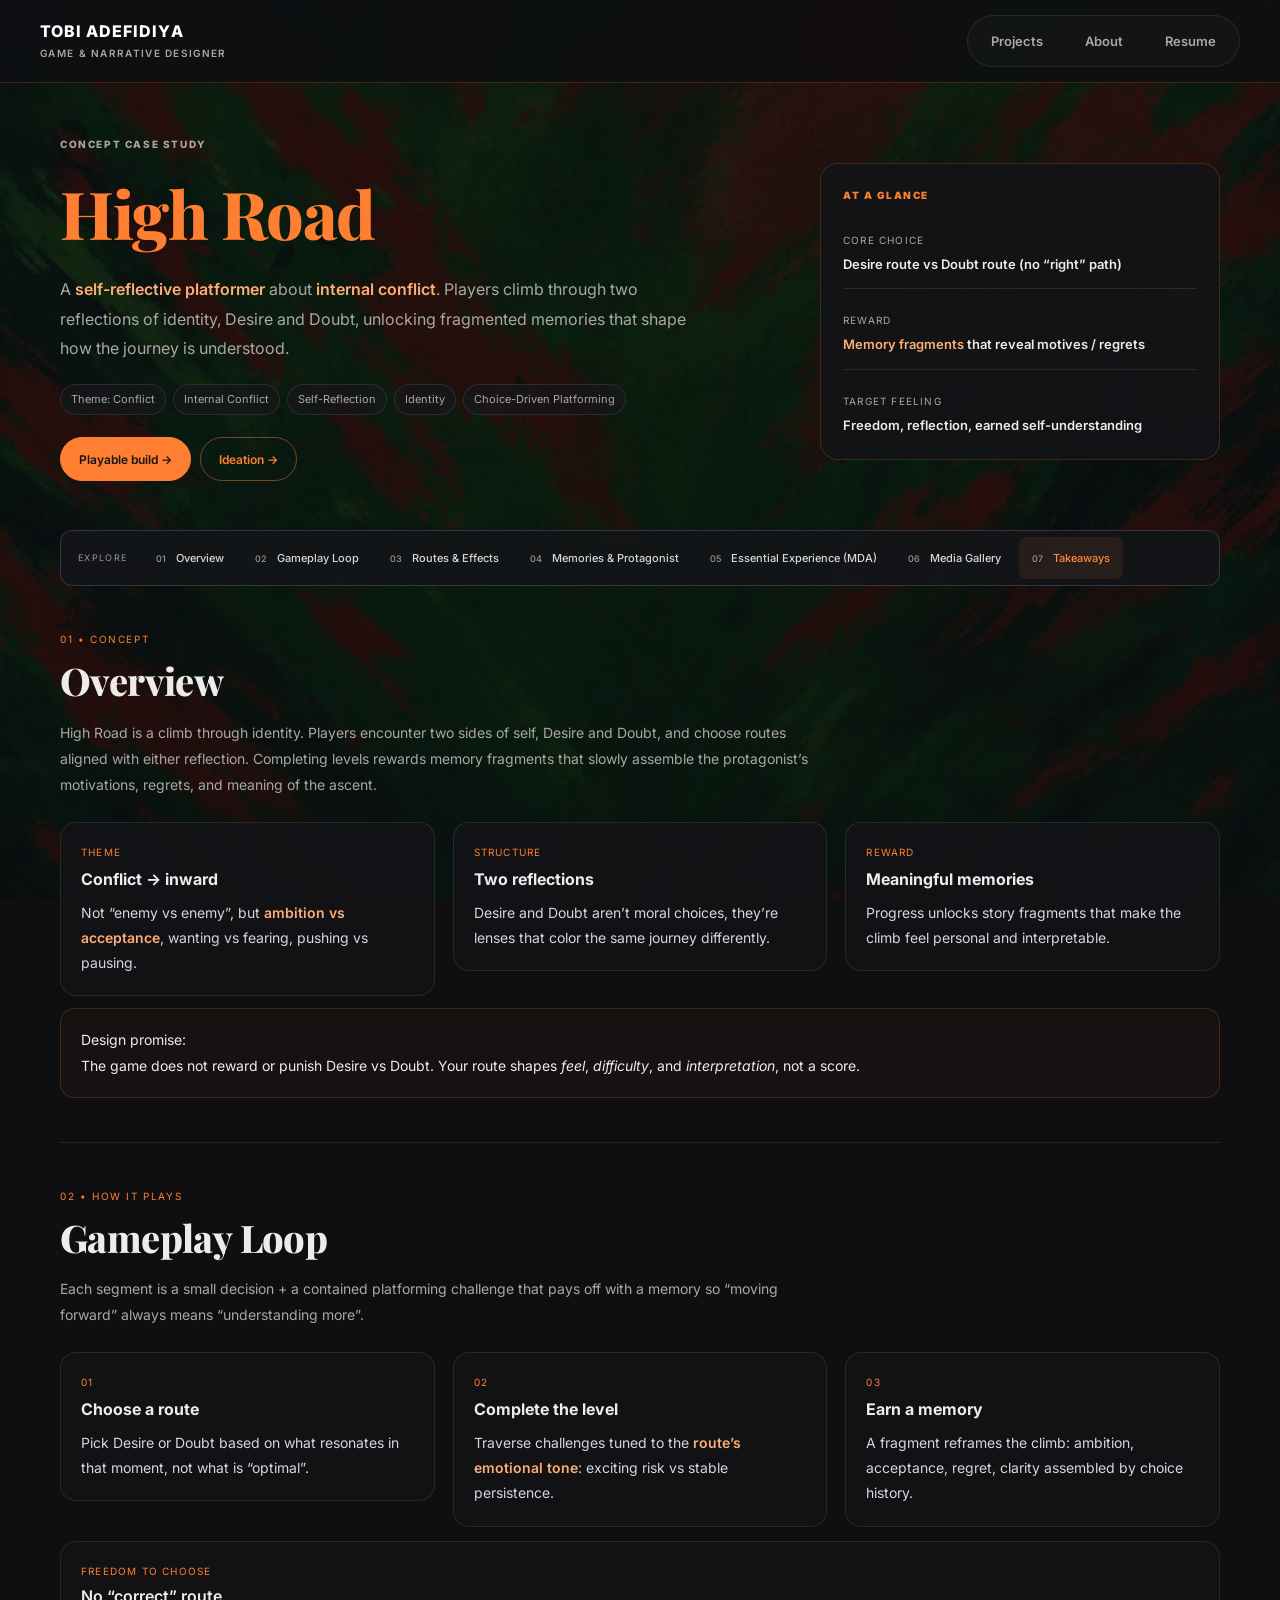
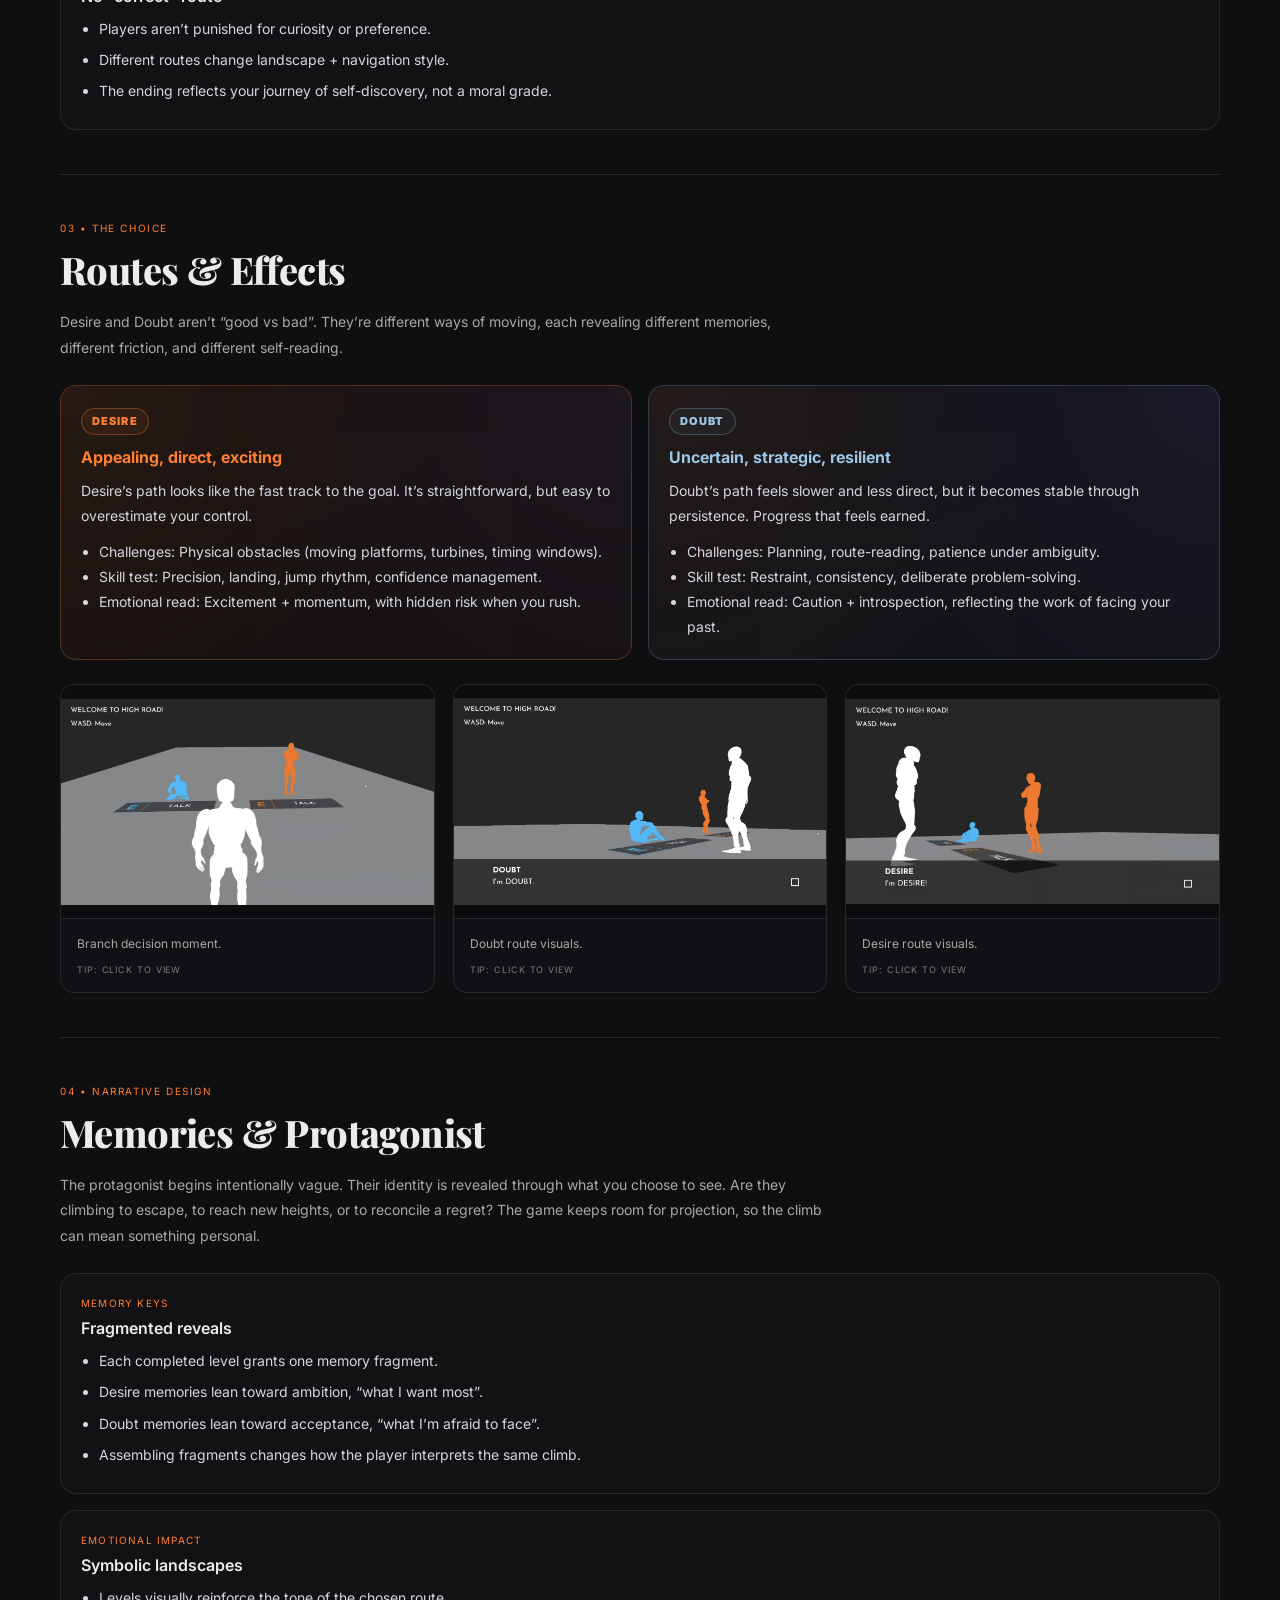
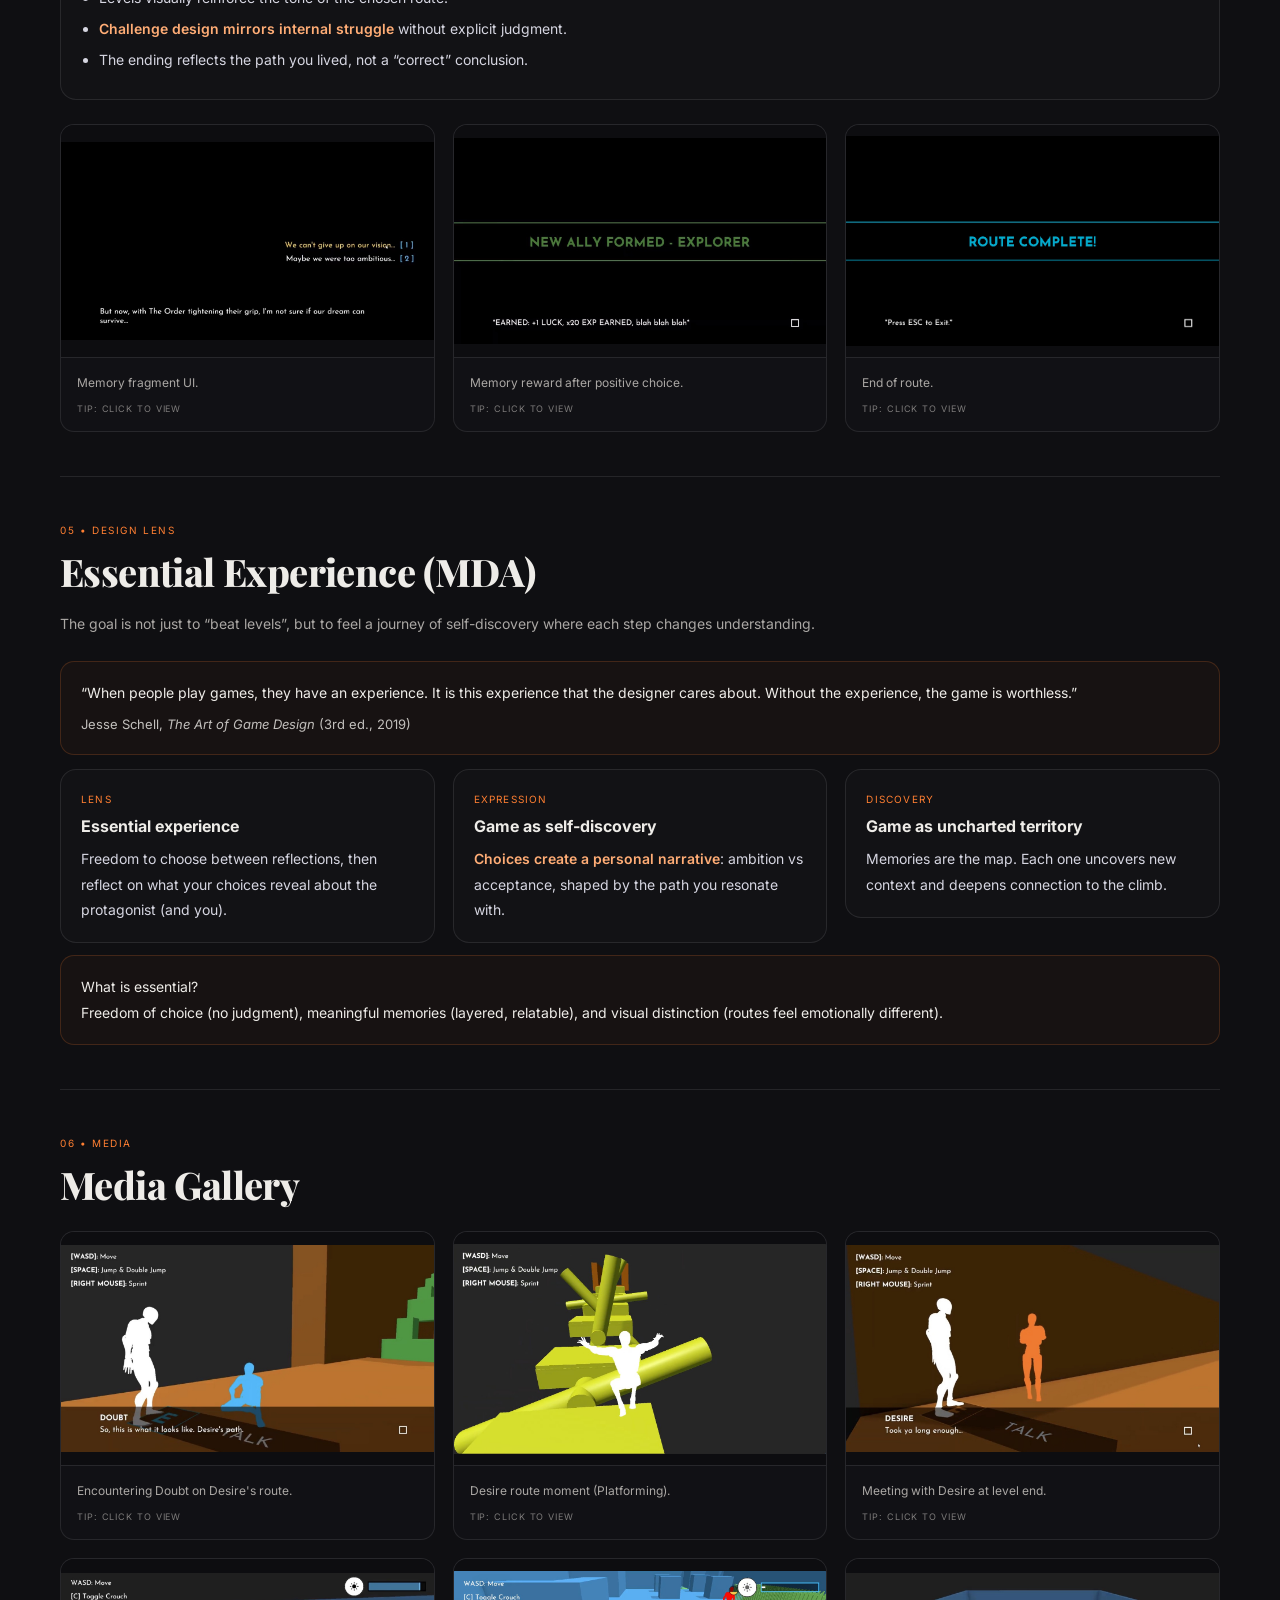
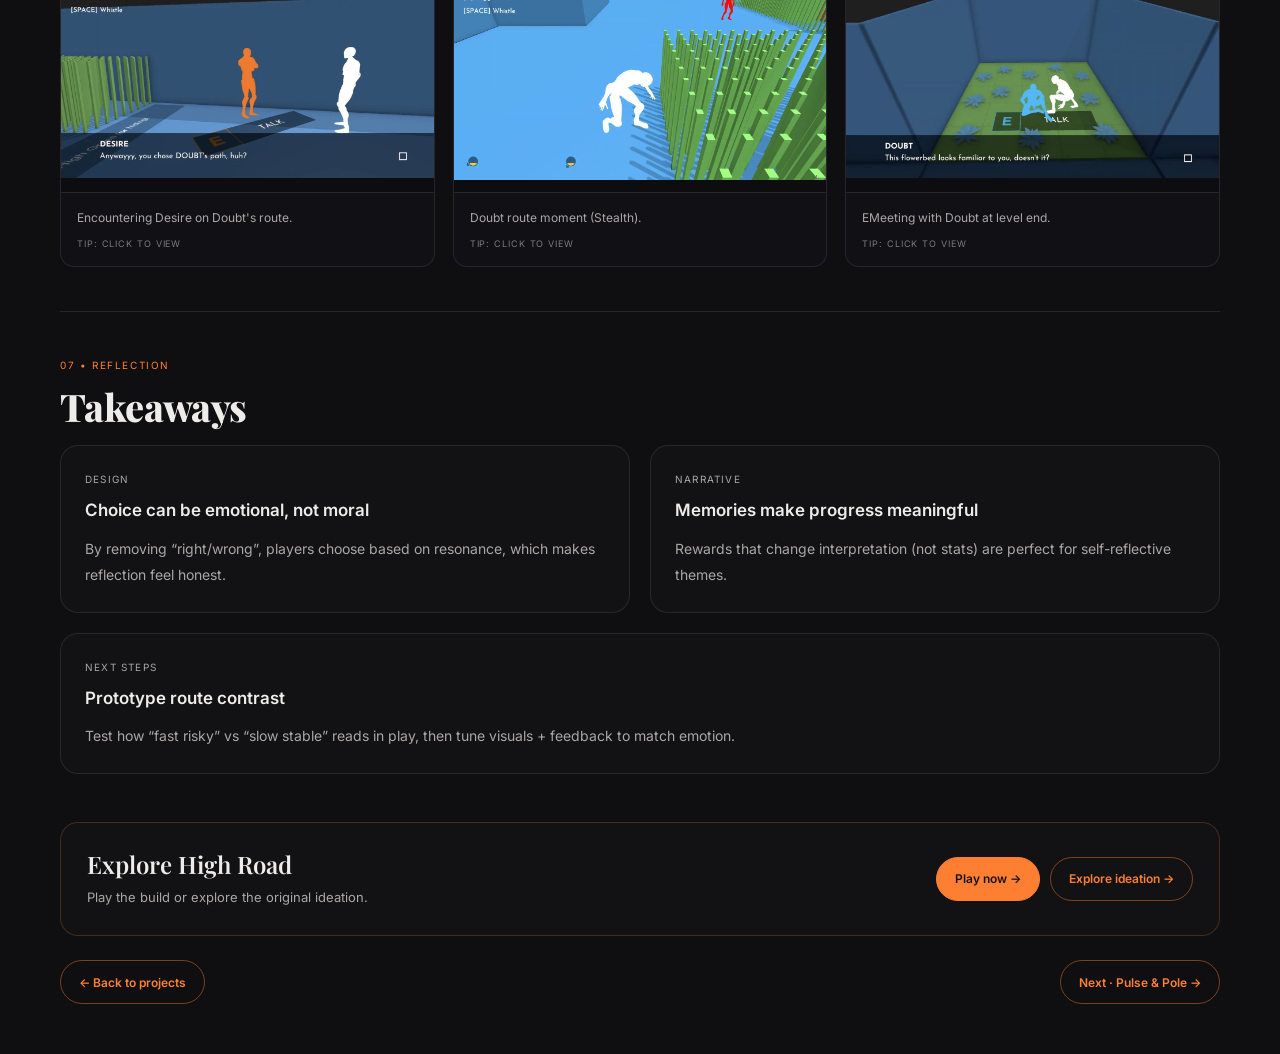
<file: projects/high-road.html>
<!DOCTYPE html>
<html lang="en">
<head>
<meta charset="utf-8">
<meta name="viewport" content="width=device-width, initial-scale=1">
<title>High Road: Case Study | Wabu Games</title>

<link rel="preconnect" href="https://fonts.googleapis.com">
<link rel="preconnect" href="https://fonts.gstatic.com" crossorigin>
<link href="https://fonts.googleapis.com/css2?family=Inter:wght@300;400;600;800&amp;family=Playfair+Display:wght@600;800&amp;display=swap" rel="stylesheet">
<link rel="stylesheet" href="../assets/site.css?v=1">

<style>
:root{
  --bg:#0f0f12; --ink:#e8e8ee; --muted:#a7a7b3;
  --brand:#ff7f32; --purple:#8c68ff;
  --line:#26262e; --max:1180px;
  --r:18px; --shadow:0 16px 34px rgba(0,0,0,.45);
}
*{box-sizing:border-box}
html{scroll-behavior:smooth}
body{
  margin:0; color:var(--ink);
  font:400 16px/1.65 Inter,system-ui,Segoe UI,Roboto;
  background:#000 url("https://wabuzero.github.io/wabugames.github.io/Wallpaper.png") center/cover fixed no-repeat;
  overflow-x:hidden; /* prevents sections drifting sideways */
}
a{color:inherit}
.overlay{position:fixed; inset:0; background:rgba(10,10,12,.62); z-index:0}
.page{position:relative; z-index:1}

/* Scroll progress (orange -> purple) */
#progress{
  position:fixed; top:0; left:0; height:3px; width:0%;
  background:linear-gradient(90deg, var(--brand), var(--purple));
  z-index:999;
  box-shadow:0 10px 24px rgba(0,0,0,.55);
}

/* Top nav */
nav{
  position:sticky; top:0; z-index:10; height:62px;
  backdrop-filter:blur(10px) saturate(120%);
  background:rgba(15,15,18,.78); border-bottom:1px solid var(--line);
}
.navwrap{max-width:var(--max); margin:auto; height:62px; display:flex; align-items:center; justify-content:space-between; padding:0 18px}
.brand{display:flex; align-items:center; gap:12px; font-weight:800}
.brand span:first-child{color:#fff}
.brand .pipe{opacity:.6}
.navlinks{display:flex; gap:18px}
.navlinks a{color:var(--muted); text-decoration:none; font-weight:700; padding:8px 10px; border-radius:10px}
.navlinks a:hover{color:var(--ink); background:rgba(255,127,50,.08)}
.navlinks a.active{color:var(--brand)}

/* Hero */
.hero{
  position:relative; padding:78px 18px 42px;
  background:
    radial-gradient(circle at 12% 0%, rgba(255,127,50,.22) 0, transparent 55%),
    radial-gradient(circle at 88% 8%, rgba(140,104,255,.18) 0, transparent 55%),
    linear-gradient(180deg, rgba(10,10,12,.92) 0%, rgba(10,10,12,.70) 42%, rgba(10,10,12,0) 100%),
    url("https://wabuzero.github.io/wabugames.github.io/assets/high-road-hero.jpg") center/cover no-repeat;
  border-bottom:1px solid var(--line);
}
.hero .inner{max-width:var(--max); margin:auto}
.kicker{
  color:var(--muted); font-weight:800; letter-spacing:.12em;
  text-transform:uppercase; margin-bottom:10px; font-size:11px;
}
h1{
  font:800 48px/1.08 "Playfair Display",serif; margin:0 0 12px;
  color:#fff; text-shadow:0 6px 22px rgba(0,0,0,.7);
}
.hero-sub{
  display:grid; grid-template-columns: 1.35fr .65fr; gap:18px; align-items:start;
}
@media (max-width:980px){ .hero-sub{grid-template-columns:1fr} }
.deck{color:#e9e9ef; max-width:820px; margin:10px 0 0; font-size:18px}
.meta{display:flex; flex-wrap:wrap; gap:10px; margin:14px 0 4px}
.pill{border:1px solid var(--line); background:rgba(20,20,24,.7); color:var(--muted); padding:6px 10px; border-radius:999px; font-size:13px}

.hero-card{
  background:rgba(8,8,12,.78);
  border:1px solid rgba(255,255,255,.08);
  border-radius:16px;
  padding:14px;
  box-shadow:var(--shadow);
}
.hero-card h3{
  margin:0 0 10px;
  font-weight:900; letter-spacing:.12em; text-transform:uppercase;
  color:#ffd4b5; font-size:11px;
}
.fact{padding:10px 12px; border-radius:14px; border:1px solid rgba(255,255,255,.06); background:rgba(5,5,8,.78)}
.fact + .fact{margin-top:10px}
.fact-label{text-transform:uppercase; letter-spacing:.12em; font-size:11px; color:var(--muted); margin-bottom:4px}
.fact-value{font-weight:650; font-size:14px}

.cta-row{display:flex; flex-wrap:wrap; gap:10px; margin-top:14px}
.btn{
  display:inline-flex; align-items:center; justify-content:center;
  padding:9px 14px; border-radius:999px;
  font-size:14px; font-weight:800; text-decoration:none;
  border:1px solid transparent;
}
.btn-primary{background:var(--brand); color:#111; box-shadow:0 10px 26px rgba(0,0,0,.6)}
.btn-primary:hover{filter:brightness(1.05)}
.btn-ghost{background:transparent; color:var(--brand); border-color:var(--brand)}
.btn-ghost:hover{background:rgba(255,127,50,.09)}
.btn-soft{background:rgba(140,104,255,.12); border:1px solid rgba(140,104,255,.32); color:#efeaff}
.btn-soft:hover{background:rgba(140,104,255,.16)}

/* Layout */
.wrap{max-width:var(--max); margin:auto; padding:28px 18px 64px}
.grid{display:grid; grid-template-columns:300px 1fr; gap:26px}
@media (max-width:1060px){ .grid{grid-template-columns:1fr} }

/* Sticky sidebar TOC */
.toc{
  position:sticky; top:86px; align-self:start;
  background:rgba(18,18,22,.9); border:1px solid var(--line); border-radius:var(--r); padding:16px;
  box-shadow:var(--shadow)
}
.toc h4{margin:0 0 8px; font-weight:900; color:#ffd4b5; letter-spacing:.04em; text-transform:uppercase; font-size:11px}
.toc a{
  display:block; color:var(--muted); text-decoration:none; padding:9px 12px; border-radius:12px; font-weight:750; font-size:14px;
}
.toc a + a{margin-top:2px}
.toc a:hover{color:var(--ink); background:rgba(255,127,50,.08)}
.toc a.active{
  color:var(--brand);
  background:linear-gradient(90deg, rgba(255,127,50,.12), transparent);
}

/* Section cards */
.section{
  background:rgba(15,15,18,.92);
  border-radius:var(--r); padding:24px 24px 22px; margin-bottom:24px;
  border:1px solid rgba(255,255,255,.03);
  box-shadow:var(--shadow);
  position:relative;
  overflow:clip; /* prevents glow from pushing sideways */
}
.section::before{
  content:"";
  position:absolute; inset:-1px;
  border-radius:inherit;
  border:1px solid transparent;
  background:
    radial-gradient(circle at 0 0, rgba(255,127,50,.30), transparent 55%),
    radial-gradient(circle at 100% 0, rgba(140,104,255,.18), transparent 55%);
  mix-blend-mode:screen;
  opacity:.22;
  pointer-events:none;
}
.section > *{position:relative; z-index:1}
.section h2{
  font:800 28px/1.18 "Playfair Display",serif; margin:0 0 10px; color:var(--brand);
}
.section-header-eyebrow{
  text-transform:uppercase; letter-spacing:.12em;
  font-size:11px; color:var(--muted); margin-bottom:4px;
}
.section-sub{color:var(--muted); font-size:14px; margin-bottom:12px}
.lead{color:#d7d7e3; font-size:18px; margin-top:4px}

/* Card grids */
.card-grid{display:grid; gap:14px; grid-template-columns:repeat(3, minmax(0,1fr)); margin-top:12px}
@media (max-width:980px){ .card-grid{grid-template-columns:repeat(2, minmax(0,1fr))} }
@media (max-width:560px){ .card-grid{grid-template-columns:1fr} }
.mini-card{
  border-radius:14px; padding:12px 14px 12px;
  background:rgba(12,12,18,.92);
  border:1px solid rgba(255,255,255,.05);
  font-size:14px;
}
.mini-k{font-size:11px; text-transform:uppercase; letter-spacing:.12em; color:var(--muted); margin-bottom:4px}
.mini-card h3{margin:0 0 6px; font-size:16px}
.mini-card p{margin:0; color:#d6d6e1; font-size:14px}

/* Feature rows */
.feature{
  display:grid;
  grid-template-columns: 1fr; /* makes "No correct route" fill the full width */
  gap:16px; margin-top:14px;
  align-items:start;
}
.feature .box{
  border-radius:14px; padding:14px;
  background:rgba(12,12,18,.92);
  border:1px solid rgba(255,255,255,.06);
}
.feature ul{margin:8px 0 0; padding-left:18px; color:#d6d6e1; font-size:14px}
.feature li{margin:6px 0}

/* Two-column compare */
.compare{
  display:grid;
  grid-template-columns:repeat(2,minmax(0,1fr));
  gap:16px;
  margin-top:12px;
}
@media (max-width:900px){ .compare{grid-template-columns:1fr} }
.route{
  border-radius:14px;
  padding:14px;
  background:rgba(12,12,18,.92);
  border:1px solid rgba(255,255,255,.06);
  position:relative;
  overflow:hidden;
}
.route::before{
  content:"";
  position:absolute; inset:-1px;
  background:
    radial-gradient(circle at 0 0, rgba(255,127,50,.22), transparent 60%),
    radial-gradient(circle at 100% 0, rgba(140,104,255,.18), transparent 60%);
  opacity:.35;
  pointer-events:none;
}
.route > *{position:relative; z-index:1}
.route h3{margin:0 0 6px; font-size:16px}
.badge{
  display:inline-block;
  padding:3px 10px;
  border-radius:999px;
  border:1px solid rgba(255,255,255,.10);
  background:rgba(255,255,255,.06);
  color:#fff;
  font-weight:900;
  letter-spacing:.10em;
  text-transform:uppercase;
  font-size:11px;
  margin-bottom:8px;
}

/* Media grid */
.media-grid{
  display:grid; gap:14px; grid-template-columns:repeat(3,1fr); margin-top:16px
}
.media-grid figure{
  margin:0; border:1px solid var(--line); border-radius:14px; overflow:hidden;
  background:radial-gradient(circle at 0 0, #181824, #050508);
}
.media-grid img, .media-grid video{
  width:100%; height:220px; object-fit:cover; display:block;
}
.media-grid figcaption{
  padding:8px 10px 10px; font-size:13px; color:var(--muted); border-top:1px solid var(--line)
}
.media-meta{
  font-size:11px; text-transform:uppercase; letter-spacing:.12em; opacity:.7; margin-top:3px;
}
@media (max-width:980px){ .media-grid{grid-template-columns:repeat(2,1fr)} }
@media (max-width:560px){ .media-grid{grid-template-columns:1fr} }

/* Callout */
.callout{
  background:rgba(255,127,50,.10);
  border:1px solid rgba(255,127,50,.28);
  padding:14px; border-radius:14px; color:#ffd3b8; font-size:14px;
}
.callout strong{font-weight:900}

/* Quote */
.quote{
  border-radius:14px;
  padding:14px 14px 12px;
  background:rgba(140,104,255,.10);
  border:1px solid rgba(140,104,255,.22);
  color:#efeaff;
  margin-top:12px;
}
.quote .by{opacity:.8; font-size:13px; margin-top:6px}

/* Next/Prev */
.nextprev{
  display:flex; justify-content:space-between; gap:12px; margin-top:18px;
}
.nextprev a{
  text-decoration:none; color:#111; background:var(--brand); font-weight:900; padding:10px 14px; border-radius:12px
}
.nextprev a.ghost{background:transparent; color:var(--brand); border:2px solid var(--brand)}

/* Back to top */
#toTop{
  position:fixed; right:18px; bottom:20px; width:44px; height:44px; display:grid; place-items:center;
  border-radius:50%; background:rgba(18,18,22,.95); border:1px solid var(--line); color:var(--ink);
  box-shadow:var(--shadow); cursor:pointer; opacity:0; pointer-events:none; transition:opacity .2s, transform .2s; z-index:20
}
#toTop.show{opacity:1; pointer-events:auto}
#toTop:hover{transform:translateY(-2px)}
.section{scroll-margin-top:90px}

.small{font-size:13px;color:var(--muted)}
code{
  font-family: ui-monospace, SFMono-Regular, Menlo, Monaco, Consolas, "Liberation Mono", "Courier New", monospace;
  font-size:13px;
  color:#efeaff;
  background:rgba(140,104,255,.12);
  border:1px solid rgba(140,104,255,.22);
  padding:2px 6px;
  border-radius:8px;
}


/* ===== INDEX HEADER SYNC ===== */
nav{
  position:sticky !important;
  top:0 !important;
  height:64px !important;
  z-index:10 !important;
  backdrop-filter:saturate(120%) blur(10px) !important;
  background:rgba(15,15,18,.7) !important;
  border-bottom:1px solid var(--line) !important;
}
.navwrap{
  max-width:1200px !important;
  margin:auto !important;
  height:64px !important;
  display:flex !important;
  align-items:center !important;
  justify-content:space-between !important;
  padding:0 20px !important;
  gap:0 !important;
}
.brand{
  display:flex !important;
  align-items:center !important;
  gap:12px !important;
  font-weight:800 !important;
  letter-spacing:.04em !important;
}
.brand span:first-child{color:#fff !important;}
.brand .pipe{opacity:.6 !important;}
.navlinks{
  display:flex !important;
  gap:20px !important;
  justify-content:flex-end !important;
  flex-wrap:nowrap !important;
}
.navlinks a{
  color:var(--muted) !important;
  text-decoration:none !important;
  font-weight:700 !important;
  padding:8px 10px !important;
  border-radius:10px !important;
  border:0 !important;
  background:transparent !important;
  transition:color .15s, background .15s !important;
}
.navlinks a:hover{
  color:var(--ink) !important;
  background:rgba(255,127,50,.08) !important;
}
.navlinks a.active{color:var(--brand) !important;}

@media (max-width: 720px){
  nav{height:auto !important;}
  .navwrap{
    height:auto !important;
    padding:12px 14px !important;
    flex-direction:column !important;
    align-items:center !important;
    justify-content:center !important;
    gap:10px !important;
  }
  .brand{
    flex-direction:column !important;
    align-items:center !important;
    text-align:center !important;
    gap:6px !important;
    line-height:1.2 !important;
  }
  .brand .pipe{display:none !important;}
  .navlinks{
    width:100% !important;
    justify-content:center !important;
    flex-wrap:wrap !important;
    gap:10px !important;
  }
  .navlinks a{
    padding:10px 14px !important;
    border-radius:999px !important;
    background:rgba(15,15,18,.55) !important;
    border:1px solid rgba(255,255,255,.10) !important;
  }
}
/* ===== END INDEX HEADER SYNC ===== */
</style>
<link rel="stylesheet" href="../assets/portfolio-chrome.css"><link rel="stylesheet" href="../assets/section-nav.css"><link rel="stylesheet" href="../assets/case-study.css"><link rel="stylesheet" href="../assets/portfolio-refinements.css"><link rel="stylesheet" href="../assets/media-preview.css"></head>

<body class="case-study">
<header class="site-header portfolio-header"><nav class="navbar" aria-label="Main navigation"><a class="header-brand" href="../index.html" aria-label="Tobi Adefidiya: homepage"><span class="brand-copy"><span class="brand-name">TOBI ADEFIDIYA</span><span class="brand-role">GAME &amp; NARRATIVE DESIGNER</span></span></a><div class="navlinks"><a href="../index.html#tobi-wheel-home" class="navlink">Projects</a><a href="../index.html#about" class="navlink">About</a><a href="../index.html#resume" class="navlink">Resume</a></div></nav></header><div id="progress"></div>
<div class="overlay"></div>
<div class="page">

  <header class="hero">
    <div class="inner">
      <div class="kicker">Concept Case Study</div>

      <div class="hero-sub">
        <div>
          <h1>High Road</h1>
          <p class="deck">
            A <strong class="portfolio-keyword">self-reflective platformer</strong> about <strong class="portfolio-keyword">internal conflict</strong>. Players climb through two reflections of identity,
            Desire and Doubt, unlocking fragmented memories that shape how the journey is understood.
          </p>

          <div class="meta">
            <span class="pill">Theme: Conflict</span>
            <span class="pill">Internal Conflict</span>
            <span class="pill">Self-Reflection</span>
            <span class="pill">Identity</span>
            <span class="pill">Choice-Driven Platforming</span>
          </div>

          <div class="cta-row">
            <a class="btn btn-primary" href="https://wabuzero.itch.io/high-road" rel="noopener">Playable build →</a>
            <a class="btn btn-soft" href="https://adaptable-radius-84c.notion.site/Game-I-High-Road-13c927cda10680f59936f2face654c71" rel="noopener">Ideation →</a>
          </div>

          <p class="small" style="margin-top:10px">

          </p>
        </div>

        <aside class="hero-card">
          <h3>At a glance</h3>
          <div class="fact">
            <div class="fact-label">Core choice</div>
            <div class="fact-value">Desire route vs Doubt route (no “right” path)</div>
          </div>
          <div class="fact">
            <div class="fact-label">Reward</div>
            <div class="fact-value"><strong class="portfolio-keyword">Memory fragments</strong> that reveal motives / regrets</div>
          </div>
          <div class="fact">
            <div class="fact-label">Target feeling</div>
            <div class="fact-value">Freedom, reflection, earned self-understanding</div>
          </div>
        </aside>
      </div>
    </div>
  </header>

  <main class="wrap">
    <nav class="jump-nav" id="toc" aria-label="Case study sections"><span class="nav-label">Explore</span><a href="#overview"><small>01</small> Overview</a><a href="#loop"><small>02</small> Gameplay Loop</a><a href="#routes"><small>03</small> Routes &amp; Effects</a><a href="#story"><small>04</small> Memories &amp; Protagonist</a><a href="#mda"><small>05</small> Essential Experience (MDA)</a><a href="#gallery"><small>06</small> Media Gallery</a><a href="#takeaways"><small>07</small> Takeaways</a></nav><div class="grid">

      <div>

        <section id="overview" class="section">
          <div class="section-header-eyebrow">01 • Concept</div>
          <h2>Overview</h2>
          <p class="section-sub">
            High Road is a climb through identity. Players encounter two sides of self, Desire and Doubt, and
            choose routes aligned with either reflection. Completing levels rewards memory fragments that slowly assemble the
            protagonist’s motivations, regrets, and meaning of the ascent.
          </p>

          <div class="card-grid">
            <div class="mini-card">
              <div class="mini-k">Theme</div>
              <h3>Conflict → inward</h3>
              <p>Not “enemy vs enemy”, but <strong class="portfolio-keyword">ambition vs acceptance</strong>, wanting vs fearing, pushing vs pausing.</p>
            </div>
            <div class="mini-card">
              <div class="mini-k">Structure</div>
              <h3>Two reflections</h3>
              <p>Desire and Doubt aren’t moral choices, they’re lenses that color the same journey differently.</p>
            </div>
            <div class="mini-card">
              <div class="mini-k">Reward</div>
              <h3>Meaningful memories</h3>
              <p>Progress unlocks story fragments that make the climb feel personal and interpretable.</p>
            </div>
          </div>

          <div class="callout" style="margin-top:12px">
            Design promise:<br>
            The game does not reward or punish Desire vs Doubt. Your route shapes <em>feel</em>, <em>difficulty</em>, and <em>interpretation</em>, not a score.
          </div>
        </section>

        <section id="loop" class="section">
          <div class="section-header-eyebrow">02 • How it plays</div>
          <h2>Gameplay Loop</h2>
          <p class="section-sub">
            Each segment is a small decision + a contained platforming challenge that pays off with a memory so “moving forward” always means “understanding more”.
          </p>

          <div class="card-grid">
            <div class="mini-card">
              <div class="mini-k">01</div>
              <h3>Choose a route</h3>
              <p>Pick Desire or Doubt based on what resonates in that moment, not what is “optimal”.</p>
            </div>
            <div class="mini-card">
              <div class="mini-k">02</div>
              <h3>Complete the level</h3>
              <p>Traverse challenges tuned to the <strong class="portfolio-keyword">route’s emotional tone</strong>: exciting risk vs stable persistence.</p>
            </div>
            <div class="mini-card">
              <div class="mini-k">03</div>
              <h3>Earn a memory</h3>
              <p>A fragment reframes the climb: ambition, acceptance, regret, clarity assembled by choice history.</p>
            </div>
          </div>

          <div class="feature">
            <div class="box">
              <div class="mini-k">Freedom to choose</div>
              <h3 style="margin:0 0 6px;font-size:16px">No “correct” route</h3>
              <ul>
                <li>Players aren’t punished for curiosity or preference.</li>
                <li>Different routes change landscape + navigation style.</li>
                <li>The ending reflects your journey of self-discovery, not a moral grade.</li>
              </ul>
            </div>
          </div>
        </section>

        <section id="routes" class="section">
          <div class="section-header-eyebrow">03 • The choice</div>
          <h2>Routes &amp; Effects</h2>
          <p class="section-sub">
            Desire and Doubt aren’t “good vs bad”. They’re different ways of moving, each revealing different memories, different friction, and different self-reading.
          </p>

          <div class="compare">
            <div class="route route-desire">
              <div class="badge">Desire</div>
              <h3>Appealing, direct, exciting</h3>
              <p style="margin:0 0 10px;color:#d6d6e1;font-size:14px">
                Desire’s path looks like the fast track to the goal. It’s straightforward, but easy to overestimate your control.
              </p>
              <ul style="margin:0; padding-left:18px; color:#d6d6e1; font-size:14px">
                <li>Challenges: Physical obstacles (moving platforms, turbines, timing windows).</li>
                <li>Skill test: Precision, landing, jump rhythm, confidence management.</li>
                <li>Emotional read: Excitement + momentum, with hidden risk when you rush.</li>
              </ul>
            </div>

            <div class="route route-doubt">
              <div class="badge">Doubt</div>
              <h3>Uncertain, strategic, resilient</h3>
              <p style="margin:0 0 10px;color:#d6d6e1;font-size:14px">
                Doubt’s path feels slower and less direct, but it becomes stable through persistence. Progress that feels earned.
              </p>
              <ul style="margin:0; padding-left:18px; color:#d6d6e1; font-size:14px">
                <li>Challenges: Planning, route-reading, patience under ambiguity.</li>
                <li>Skill test: Restraint, consistency, deliberate problem-solving.</li>
                <li>Emotional read: Caution + introspection, reflecting the work of facing your past.</li>
              </ul>
            </div>
          </div>

          <div class="media-grid">
            <figure>
              <img src="https://wabuzero.github.io/wabugames.github.io/assets/high-road-branching.jpg" alt="Brancher (slot)">
              <figcaption>Branch decision moment. <div class="media-meta">TIP: Click to view</div></figcaption>
            </figure>
            <figure>
              <img src="https://wabuzero.github.io/wabugames.github.io/assets/high-road-doubt.jpg" alt="Doubt route (slot)">
              <figcaption>Doubt route visuals. <div class="media-meta">TIP: Click to view</div></figcaption>
            </figure>
            <figure>
              <img src="https://wabuzero.github.io/wabugames.github.io/assets/high-road-desire.jpg" alt="Desire route (slot)">
              <figcaption>Desire route visuals. <div class="media-meta">TIP: Click to view</div></figcaption>
            </figure>
          </div>
        </section>

        <section id="story" class="section">
          <div class="section-header-eyebrow">04 • Narrative design</div>
          <h2>Memories &amp; Protagonist</h2>
          <p class="section-sub">
            The protagonist begins intentionally vague. Their identity is revealed through what you choose to see.
            Are they climbing to escape, to reach new heights, or to reconcile a regret? The game keeps room for projection, so the climb can mean something personal.
          </p>

          <div class="feature">
            <div class="box">
              <div class="mini-k">Memory keys</div>
              <h3 style="margin:0 0 6px;font-size:16px">Fragmented reveals</h3>
              <ul>
                <li>Each completed level grants one memory fragment.</li>
                <li>Desire memories lean toward ambition, “what I want most”.</li>
                <li>Doubt memories lean toward acceptance, “what I’m afraid to face”.</li>
                <li>Assembling fragments changes how the player interprets the same climb.</li>
              </ul>
            </div>
            <div class="box">
              <div class="mini-k">Emotional impact</div>
              <h3 style="margin:0 0 6px;font-size:16px">Symbolic landscapes</h3>
              <ul>
                <li>Levels visually reinforce the tone of the chosen route.</li>
                <li><strong class="portfolio-keyword">Challenge design mirrors internal struggle</strong> without explicit judgment.</li>
                <li>The ending reflects the path you lived, not a “correct” conclusion.</li>
              </ul>
            </div>
          </div>

          <div class="media-grid">
            <figure><img src="https://wabuzero.github.io/wabugames.github.io/assets/high-road-memory-1.jpg" alt=""><figcaption>Memory fragment UI. <div class="media-meta">TIP: Click to view</div></figcaption></figure>
            <figure><img src="https://wabuzero.github.io/wabugames.github.io/assets/high-road-memory-2.jpg" alt=""><figcaption>Memory reward after positive choice. <div class="media-meta">TIP: Click to view</div></figcaption></figure>
            <figure><img src="https://wabuzero.github.io/wabugames.github.io/assets/high-road-memory-3.jpg" alt=""><figcaption>End of route. <div class="media-meta">TIP: Click to view</div></figcaption></figure>
          </div>
        </section>

        <section id="mda" class="section">
          <div class="section-header-eyebrow">05 • Design lens</div>
          <h2>Essential Experience (MDA)</h2>
          <p class="section-sub">
            The goal is not just to “beat levels”, but to feel a journey of self-discovery where each step changes understanding.
          </p>

          <div class="quote">
            “When people play games, they have an experience. It is this experience that the designer cares about. Without the experience, the game is worthless.”
            <div class="by">Jesse Schell, <em>The Art of Game Design</em> (3rd ed., 2019)</div>
          </div>

          <div class="card-grid" style="margin-top:14px">
            <div class="mini-card">
              <div class="mini-k">Lens</div>
              <h3>Essential experience</h3>
              <p>Freedom to choose between reflections, then reflect on what your choices reveal about the protagonist (and you).</p>
            </div>
            <div class="mini-card">
              <div class="mini-k">Expression</div>
              <h3>Game as self-discovery</h3>
              <p><strong class="portfolio-keyword">Choices create a personal narrative</strong>: ambition vs acceptance, shaped by the path you resonate with.</p>
            </div>
            <div class="mini-card">
              <div class="mini-k">Discovery</div>
              <h3>Game as uncharted territory</h3>
              <p>Memories are the map. Each one uncovers new context and deepens connection to the climb.</p>
            </div>
          </div>

          <div class="callout" style="margin-top:12px">
            What is essential?<br>
            Freedom of choice (no judgment), meaningful memories (layered, relatable), and visual distinction (routes feel emotionally different).
          </div>
        </section>

        <section id="gallery" class="section">
          <div class="section-header-eyebrow">06 • Media</div>
          <h2>Media Gallery</h2>

          <div class="media-grid">
            <figure><img src="https://wabuzero.github.io/wabugames.github.io/assets/high-road-01.jpg" alt=""><figcaption>Encountering Doubt on Desire's route. <div class="media-meta">TIP: Click to view</div></figcaption></figure>
            <figure><img src="https://wabuzero.github.io/wabugames.github.io/assets/high-road-02.jpg" alt=""><figcaption>Desire route moment (Platforming). <div class="media-meta">TIP: Click to view</div></figcaption></figure>
            <figure><img src="https://wabuzero.github.io/wabugames.github.io/assets/high-road-03.jpg" alt=""><figcaption>Meeting with Desire at level end. <div class="media-meta">TIP: Click to view</div></figcaption></figure>
            <figure><img src="https://wabuzero.github.io/wabugames.github.io/assets/high-road-04.jpg" alt=""><figcaption>Encountering Desire on Doubt's route. <div class="media-meta">TIP: Click to view</div></figcaption></figure>
            <figure><img src="https://wabuzero.github.io/wabugames.github.io/assets/high-road-05.jpg" alt=""><figcaption>Doubt route moment (Stealth). <div class="media-meta">TIP: Click to view</div></figcaption></figure>
            <figure><img src="https://wabuzero.github.io/wabugames.github.io/assets/high-road-06.jpg" alt=""><figcaption>EMeeting with Doubt at level end. <div class="media-meta">TIP: Click to view</div></figcaption></figure>
          </div>
        </section>

        <section id="takeaways" class="section case-study-final-section" data-no-emphasis="">
          <div class="section-header-eyebrow">07 • Reflection</div>
          <h2>Takeaways</h2>

          <div class="card-grid takeaway-grid">
            <div class="mini-card takeaway-card">
              <div class="mini-k">Design</div>
              <h3>Choice can be emotional, not moral</h3>
              <p>By removing “right/wrong”, players choose based on resonance, which makes reflection feel honest.</p>
            </div>
            <div class="mini-card takeaway-card">
              <div class="mini-k">Narrative</div>
              <h3>Memories make progress meaningful</h3>
              <p>Rewards that change interpretation (not stats) are perfect for self-reflective themes.</p>
            </div>
            <div class="mini-card takeaway-card">
              <div class="mini-k">Next steps</div>
              <h3>Prototype route contrast</h3>
              <p>Test how “fast risky” vs “slow stable” reads in play, then tune visuals + feedback to match emotion.</p>
            </div>
          </div>

          </section>

      </div>
    </div>
  <aside class="case-next-step" aria-label="Explore High Road"><div class="case-action-copy"><h3>Explore High Road</h3><p>Play the build or explore the original ideation.</p></div><div class="cta-row"><a class="btn btn-primary" href="https://wabuzero.itch.io/high-road" rel="noopener">Play now →</a>
            <a class="btn btn-ghost" href="https://adaptable-radius-84c.notion.site/Game-I-High-Road-13c927cda10680f59936f2face654c71" rel="noopener">Explore ideation →</a>
          </div></aside><nav class="project-pagination" aria-label="Project navigation"><a class="btn btn-ghost project-back" href="../index.html#tobi-wheel-home">← Back to projects</a><a class="btn btn-ghost project-next" href="pulse-and-pole.html">Next · Pulse &amp; Pole →</a></nav></main>

  <button id="toTop" aria-label="Back to top">▲</button>
</div>

<script>
/* Progress bar */
const progress=document.getElementById('progress');
window.addEventListener('scroll', ()=>{
  const h=document.documentElement;
  const pct=(h.scrollTop/(h.scrollHeight-h.clientHeight))*100;
  progress.style.width = pct + '%';
});

/* Highlight active section in sidebar */
const links=[...document.querySelectorAll('#toc a')];
const sections=links.map(a=>document.querySelector(a.getAttribute('href')));
const opt={rootMargin:'-40% 0px -50% 0px',threshold:0};
const io=new IntersectionObserver((entries)=>{
  entries.forEach(e=>{
    const i=sections.indexOf(e.target);
    if(i>=0) links[i].classList.toggle('active', e.isIntersecting);
  });
},opt);
sections.forEach(s=>s && io.observe(s));

/* Back to top */
const toTop=document.getElementById('toTop');
window.addEventListener('scroll', ()=>toTop.classList.toggle('show', window.scrollY>800));
toTop.addEventListener('click', ()=>window.scrollTo({top:0,behavior:'smooth'}));
</script>
<script src="../assets/portfolio-chrome.js"></script><script src="../assets/section-nav.js"></script><script src="../assets/portfolio-refinements.js"></script><script src="../assets/media-preview.js"></script></body>
</html>
</file>
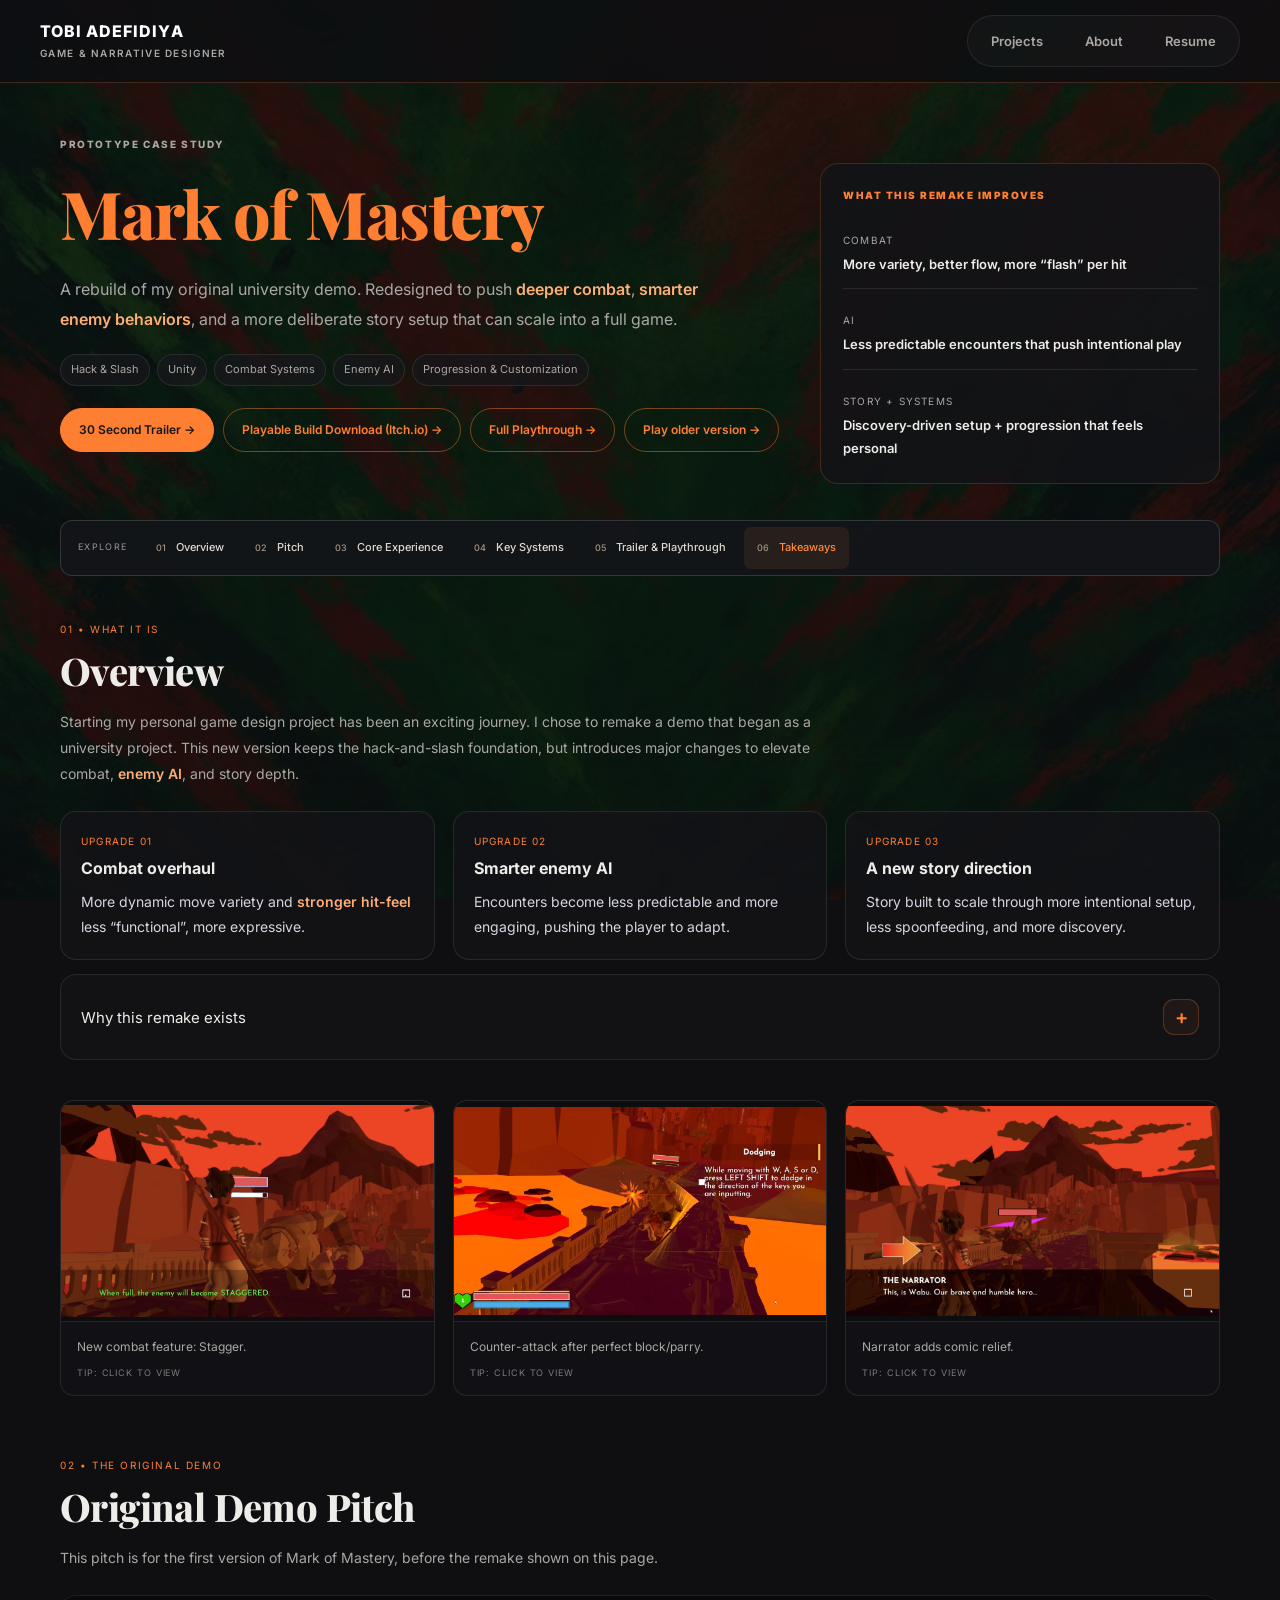
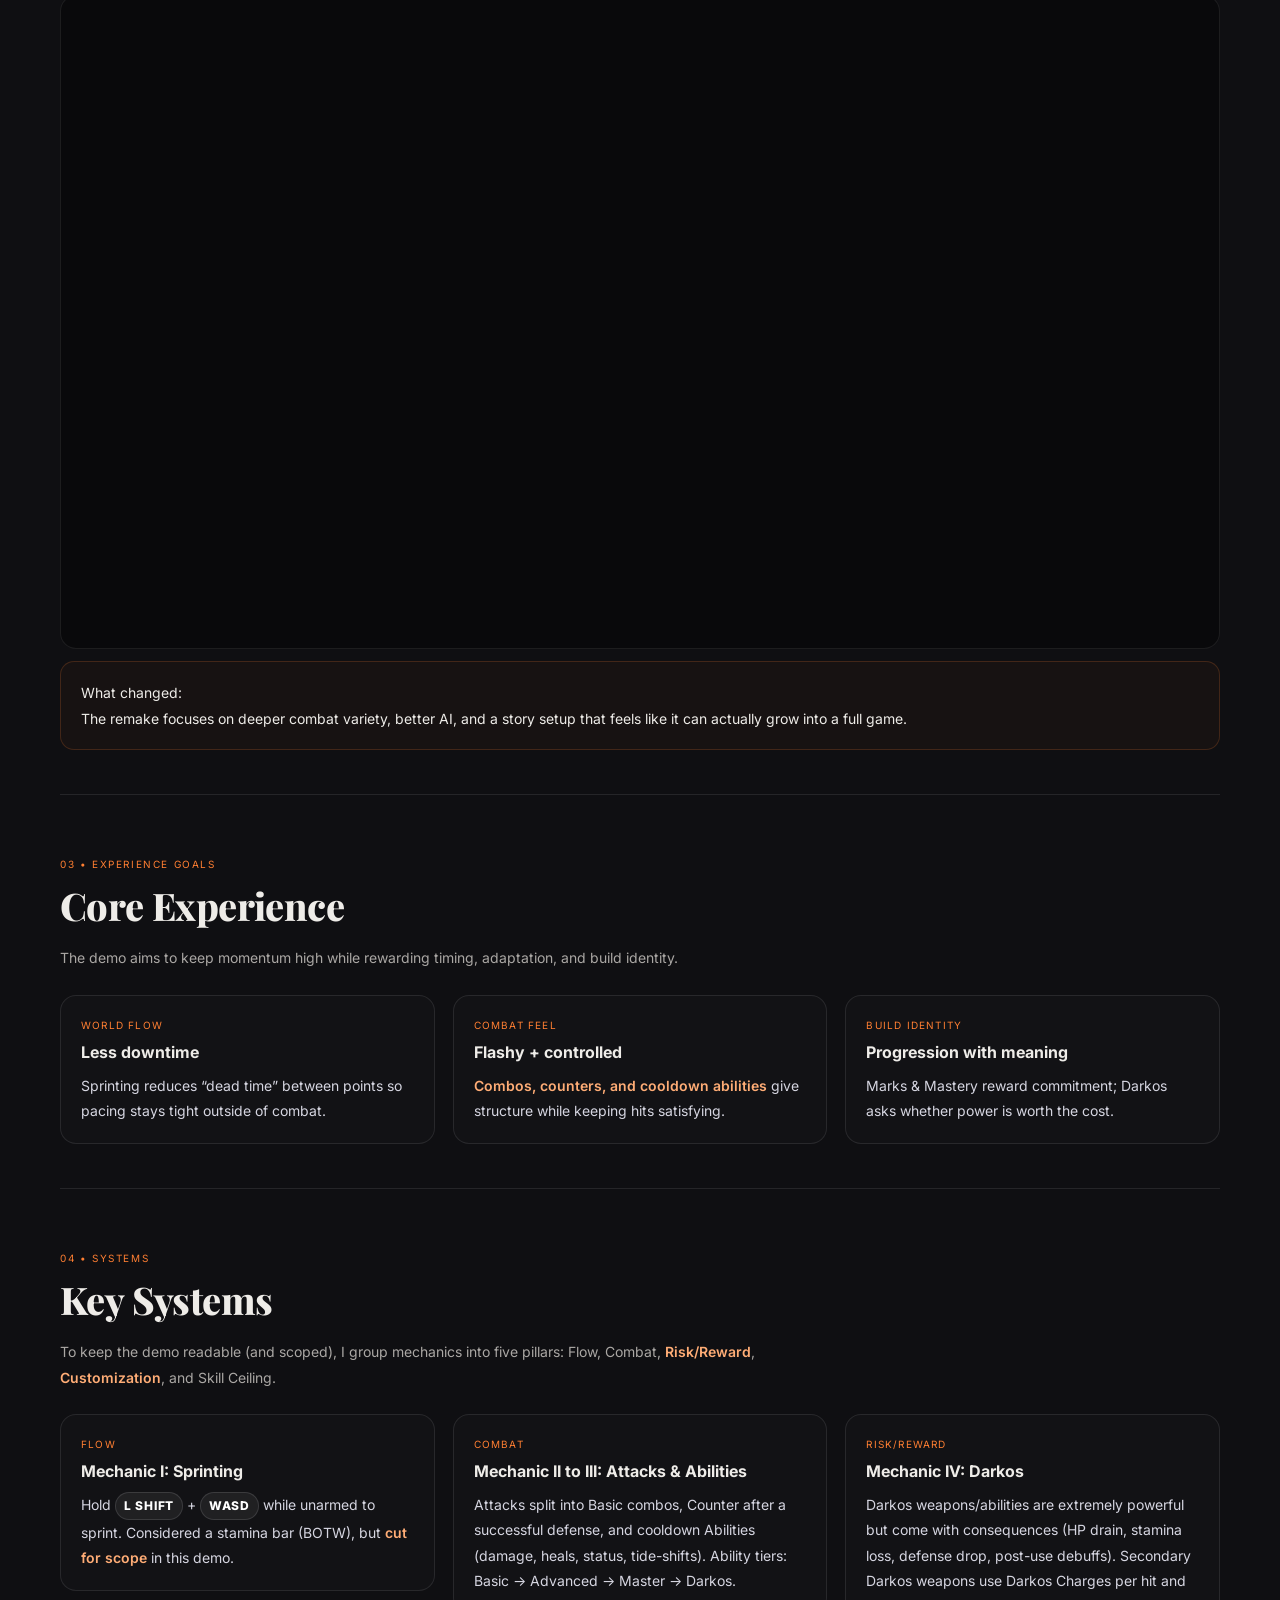
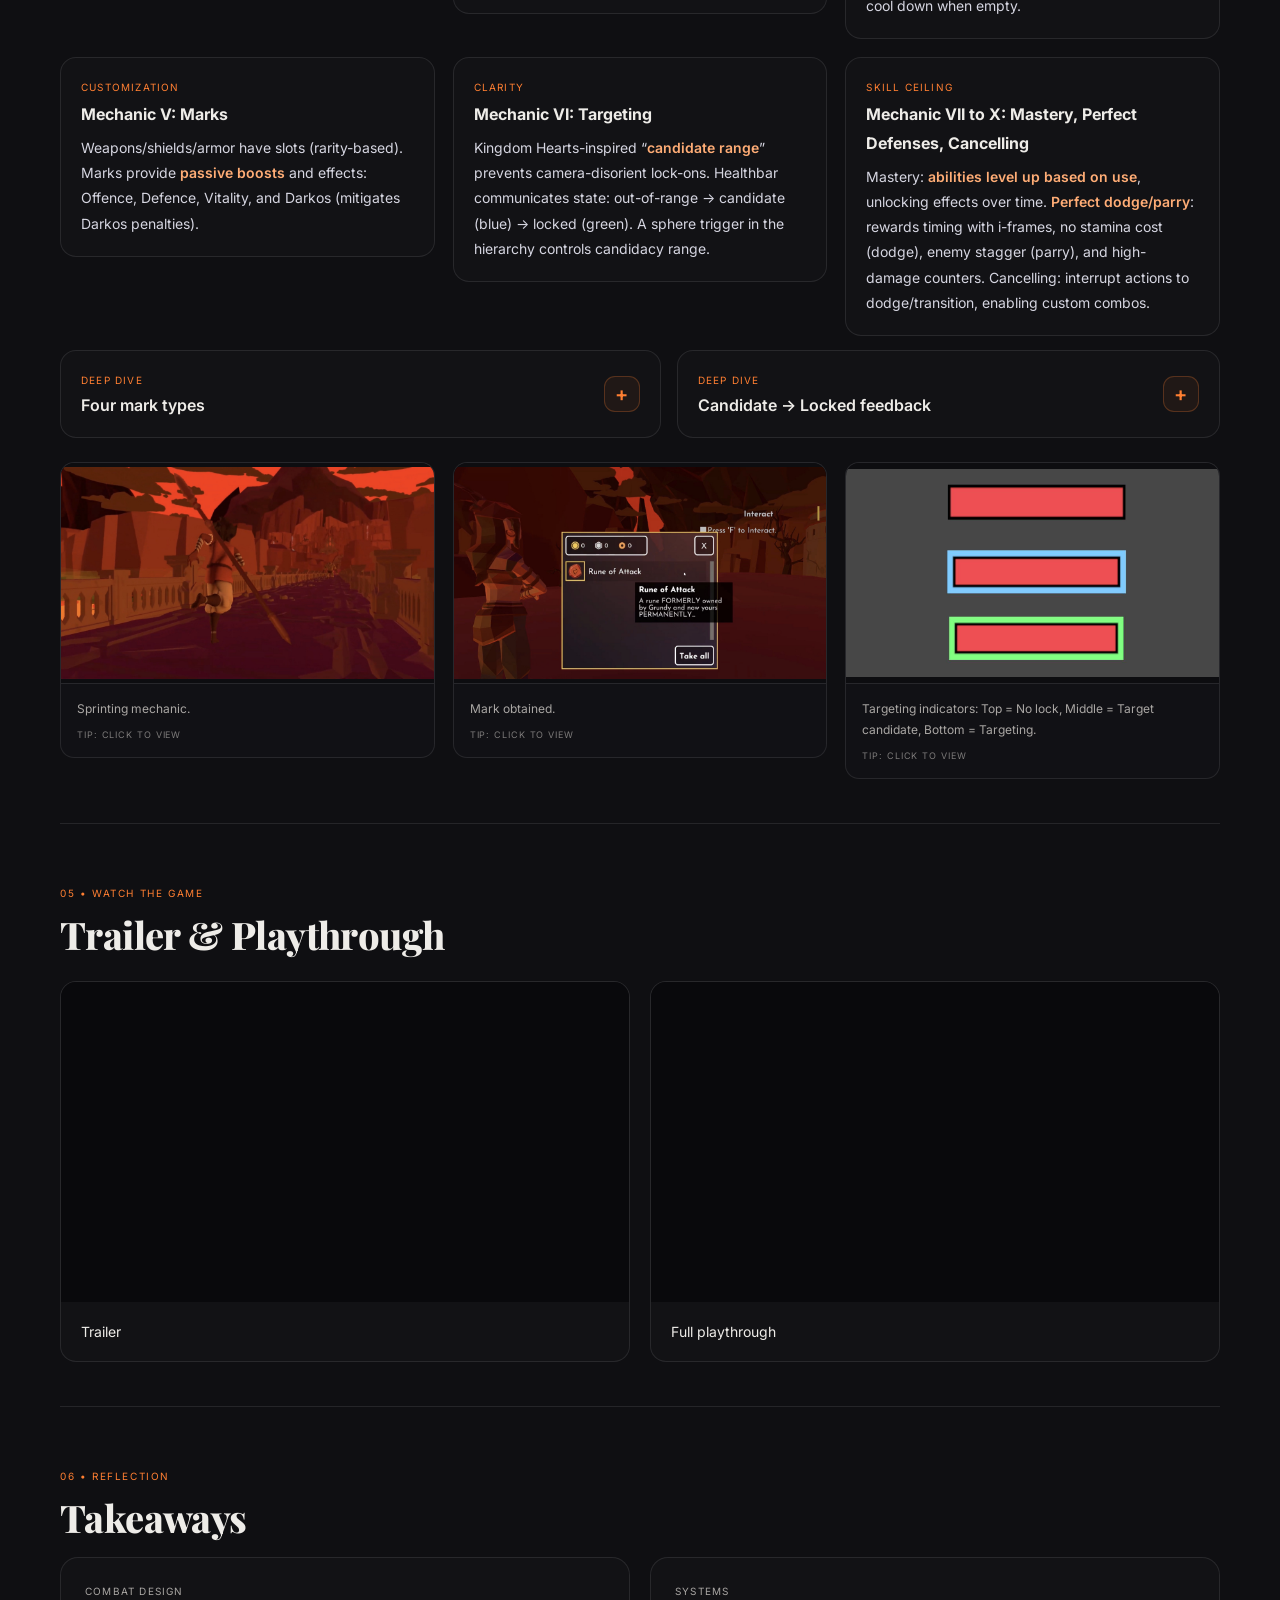
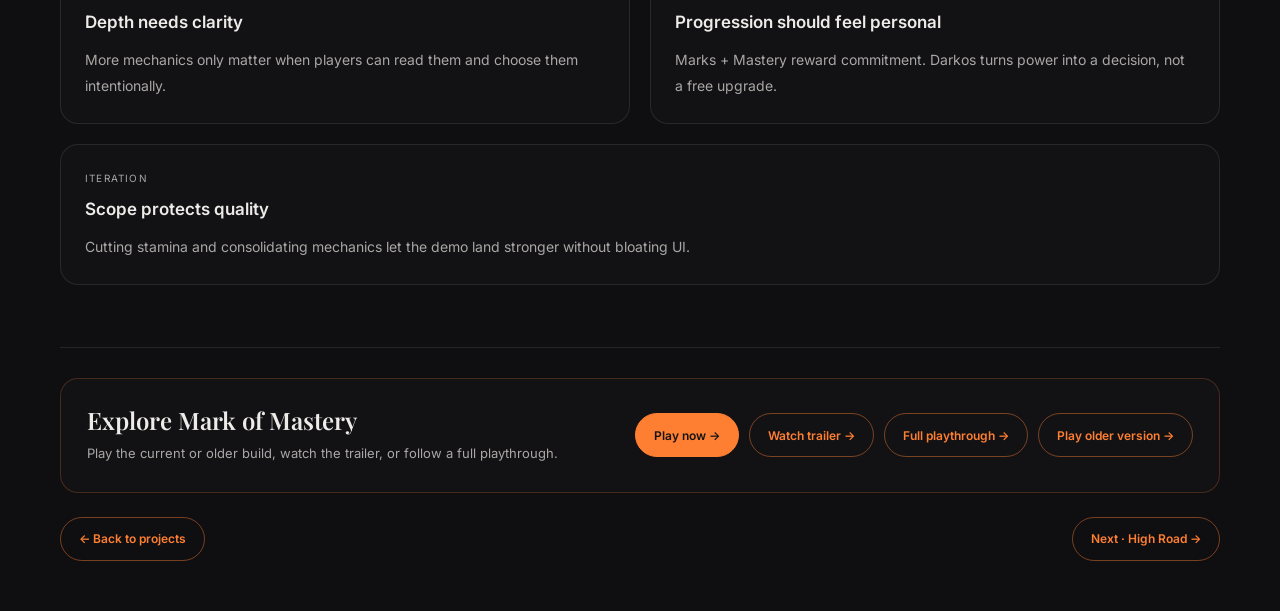
<file: projects/mark-of-mastery.html>
<!DOCTYPE html>
<html lang="en">
<head>
<meta charset="utf-8">
<meta name="viewport" content="width=device-width, initial-scale=1">
<title>Mark of Mastery: Case Study | Wabu Games</title>

<link rel="preconnect" href="https://fonts.googleapis.com">
<link rel="preconnect" href="https://fonts.gstatic.com" crossorigin>
<link href="https://fonts.googleapis.com/css2?family=Inter:wght@300;400;600;800&amp;family=Playfair+Display:wght@600;800&amp;display=swap" rel="stylesheet">
<link rel="stylesheet" href="../assets/site.css?v=1">
  
<style>
:root{
  --bg:#0f0f12; --ink:#e8e8ee; --muted:#a7a7b3;
  --brand:#ff7f32; --purple:#8c68ff;
  --line:#26262e; --max:1180px;
  --r:18px; --shadow:0 16px 34px rgba(0,0,0,.45);
}
*{box-sizing:border-box}
html{scroll-behavior:smooth}
body{
  margin:0; color:var(--ink);
  font:400 16px/1.65 Inter,system-ui,Segoe UI,Roboto;
  background:#000 url("https://wabuzero.github.io/wabugames.github.io/Wallpaper.png") center/cover fixed no-repeat;
}
a{color:inherit}
.overlay{position:fixed; inset:0; background:rgba(10,10,12,.62); z-index:0}
.page{position:relative; z-index:1}

/* Scroll progress (orange -> purple) */
#progress{
  position:fixed; top:0; left:0; height:3px; width:0%;
  background:linear-gradient(90deg, var(--brand), var(--purple));
  z-index:999;
  box-shadow:0 10px 24px rgba(0,0,0,.55);
}

/* Top nav */
nav{
  position:sticky; top:0; z-index:10; height:62px;
  backdrop-filter:blur(10px) saturate(120%);
  background:rgba(15,15,18,.78); border-bottom:1px solid var(--line);
}
.navwrap{max-width:var(--max); margin:auto; height:62px; display:flex; align-items:center; justify-content:space-between; padding:0 18px}
.brand{display:flex; align-items:center; gap:12px; font-weight:800}
.brand span:first-child{color:#fff}
.brand .pipe{opacity:.6}
.navlinks{display:flex; gap:18px}
.navlinks a{color:var(--muted); text-decoration:none; font-weight:700; padding:8px 10px; border-radius:10px}
.navlinks a:hover{color:var(--ink); background:rgba(255,127,50,.08)}
.navlinks a.active{color:var(--brand)}

/* Hero */
.hero{
  position:relative; padding:78px 18px 42px;
  background:
    radial-gradient(circle at 12% 0%, rgba(255,127,50,.22) 0, transparent 55%),
    radial-gradient(circle at 88% 8%, rgba(140,104,255,.18) 0, transparent 55%),
    linear-gradient(180deg, rgba(10,10,12,.92) 0%, rgba(10,10,12,.70) 42%, rgba(10,10,12,0) 100%),
    url("https://wabuzero.github.io/wabugames.github.io/assets/mom-hero.jpg") center/cover no-repeat;
  border-bottom:1px solid var(--line);
}
.hero .inner{max-width:var(--max); margin:auto}
.kicker{
  color:var(--muted); font-weight:800; letter-spacing:.12em;
  text-transform:uppercase; margin-bottom:10px; font-size:11px;
}
h1{
  font:800 48px/1.08 "Playfair Display",serif; margin:0 0 12px;
  color:#fff; text-shadow:0 6px 22px rgba(0,0,0,.7);
}
.hero-sub{
  display:grid; grid-template-columns: 1.4fr .6fr; gap:18px; align-items:start;
}
@media (max-width:980px){ .hero-sub{grid-template-columns:1fr} }
.deck{color:#e9e9ef; max-width:820px; margin:10px 0 0; font-size:18px}
.meta{display:flex; flex-wrap:wrap; gap:10px; margin:14px 0 4px}
.pill{border:1px solid var(--line); background:rgba(20,20,24,.7); color:var(--muted); padding:6px 10px; border-radius:999px; font-size:13px}

.hero-card{
  background:rgba(8,8,12,.78);
  border:1px solid rgba(255,255,255,.08);
  border-radius:16px;
  padding:14px;
  box-shadow:var(--shadow);
}
.hero-card h3{
  margin:0 0 10px;
  font-weight:900; letter-spacing:.12em; text-transform:uppercase;
  color:#ffd4b5; font-size:11px;
}
.fact{padding:10px 12px; border-radius:14px; border:1px solid rgba(255,255,255,.06); background:rgba(5,5,8,.78)}
.fact + .fact{margin-top:10px}
.fact-label{text-transform:uppercase; letter-spacing:.12em; font-size:11px; color:var(--muted); margin-bottom:4px}
.fact-value{font-weight:650; font-size:14px}

.cta-row{display:flex; flex-wrap:wrap; gap:10px; margin-top:14px}
.btn{
  display:inline-flex; align-items:center; justify-content:center;
  padding:9px 14px; border-radius:999px;
  font-size:14px; font-weight:800; text-decoration:none;
  border:1px solid transparent;
}
.btn-primary{background:var(--brand); color:#111; box-shadow:0 10px 26px rgba(0,0,0,.6)}
.btn-primary:hover{filter:brightness(1.05)}
.btn-ghost{background:transparent; color:var(--brand); border-color:var(--brand)}
.btn-ghost:hover{background:rgba(255,127,50,.09)}
.btn-soft{background:rgba(140,104,255,.12); border:1px solid rgba(140,104,255,.32); color:#efeaff}
.btn-soft:hover{background:rgba(140,104,255,.16)}

/* Layout */
.wrap{max-width:var(--max); margin:auto; padding:28px 18px 64px}
.grid{display:grid; grid-template-columns:300px 1fr; gap:26px}
@media (max-width:1060px){ .grid{grid-template-columns:1fr} }

/* Sticky sidebar TOC */
.toc{
  position:sticky; top:86px; align-self:start;
  background:rgba(18,18,22,.9); border:1px solid var(--line); border-radius:var(--r); padding:16px;
  box-shadow:var(--shadow)
}
.toc h4{margin:0 0 8px; font-weight:900; color:#ffd4b5; letter-spacing:.04em; text-transform:uppercase; font-size:11px}
.toc a{
  display:block; color:var(--muted); text-decoration:none; padding:9px 12px; border-radius:12px; font-weight:750; font-size:14px;
}
.toc a + a{margin-top:2px}
.toc a:hover{color:var(--ink); background:rgba(255,127,50,.08)}
.toc a.active{
  color:var(--brand);
  background:linear-gradient(90deg, rgba(255,127,50,.12), transparent);
}

/* Section cards */
.section{
  background:rgba(15,15,18,.92);
  border-radius:var(--r); padding:24px 24px 22px; margin-bottom:24px;
  border:1px solid rgba(255,255,255,.03);
  box-shadow:var(--shadow);
  position:relative;
  overflow:hidden;
}
.section::before{
  content:"";
  position:absolute; inset:-1px;
  border-radius:inherit;
  border:1px solid transparent;
  background:
    radial-gradient(circle at 0 0, rgba(255,127,50,.30), transparent 55%),
    radial-gradient(circle at 100% 0, rgba(140,104,255,.18), transparent 55%);
  mix-blend-mode:screen;
  opacity:.22;
  pointer-events:none;
}
.section > *{position:relative; z-index:1}
.section h2{
  font:800 28px/1.18 "Playfair Display",serif; margin:0 0 10px; color:var(--brand);
}
.section-header-eyebrow{
  text-transform:uppercase; letter-spacing:.12em;
  font-size:11px; color:var(--muted); margin-bottom:4px;
}
.section-sub{color:var(--muted); font-size:14px; margin-bottom:12px}
.lead{color:#d7d7e3; font-size:18px; margin-top:4px}

/* Cards & grids */
.card-grid{display:grid; gap:14px; grid-template-columns:repeat(3, minmax(0,1fr)); margin-top:12px}
@media (max-width:980px){ .card-grid{grid-template-columns:repeat(2, minmax(0,1fr))} }
@media (max-width:560px){ .card-grid{grid-template-columns:1fr} }
.mini-card{
  border-radius:14px; padding:12px 14px 12px;
  background:rgba(12,12,18,.92);
  border:1px solid rgba(255,255,255,.05);
  font-size:14px;
}
.mini-k{font-size:11px; text-transform:uppercase; letter-spacing:.12em; color:var(--muted); margin-bottom:4px}
.mini-card h3{margin:0 0 6px; font-size:16px}
.mini-card p{margin:0; color:#d6d6e1; font-size:14px}

/* Feature rows */
.feature{
  display:grid; grid-template-columns: 1.05fr .95fr; gap:16px; margin-top:14px;
  align-items:start;
}
@media (max-width:900px){ .feature{grid-template-columns:1fr} }
.feature .box{
  border-radius:14px; padding:14px;
  background:rgba(12,12,18,.92);
  border:1px solid rgba(255,255,255,.06);
}
.feature ul{margin:8px 0 0; padding-left:18px; color:#d6d6e1; font-size:14px}
.feature li{margin:6px 0}
.kbd{
  display:inline-block;
  padding:2px 8px;
  border-radius:999px;
  border:1px solid rgba(255,255,255,.12);
  background:rgba(255,255,255,.06);
  color:#fff;
  font-size:12px;
  font-weight:800;
  letter-spacing:.06em;
  text-transform:uppercase;
}

/* Media grid */
.media-grid{
  display:grid; gap:14px; grid-template-columns:repeat(3,1fr); margin-top:16px
}
.media-grid figure{
  margin:0; border:1px solid var(--line); border-radius:14px; overflow:hidden;
  background:radial-gradient(circle at 0 0, #181824, #050508);
}
.media-grid img, .media-grid video{
  width:100%; height:220px; object-fit:cover; display:block;
}
.media-grid .tall img, .media-grid .tall video{height:320px}
.media-grid figcaption{
  padding:8px 10px 10px; font-size:13px; color:var(--muted); border-top:1px solid var(--line)
}
.media-meta{
  font-size:11px; text-transform:uppercase; letter-spacing:.12em; opacity:.7; margin-top:3px;
}
@media (max-width:980px){ .media-grid{grid-template-columns:repeat(2,1fr)} }
@media (max-width:560px){ .media-grid{grid-template-columns:1fr} }

/* Embedded video */
.embed{
  border-radius:16px;
  overflow:hidden;
  border:1px solid rgba(255,255,255,.08);
  background:rgba(0,0,0,.35);
}
.embed .frame{
  position:relative; width:100%; padding-top:56.25%;
}
.embed iframe{
  position:absolute; inset:0; width:100%; height:100%;
  border:0;
}

/* Callout */
.callout{
  background:rgba(255,127,50,.10);
  border:1px solid rgba(255,127,50,.28);
  padding:14px; border-radius:14px; color:#ffd3b8; font-size:14px;
}
.callout strong{font-weight:900}

/* Next/Prev */
.nextprev{
  display:flex; justify-content:space-between; gap:12px; margin-top:18px;
}
.nextprev a{
  text-decoration:none; color:#111; background:var(--brand); font-weight:900; padding:10px 14px; border-radius:12px
}
.nextprev a.ghost{background:transparent; color:var(--brand); border:2px solid var(--brand)}

/* Back to top */
#toTop{
  position:fixed; right:18px; bottom:20px; width:44px; height:44px; display:grid; place-items:center;
  border-radius:50%; background:rgba(18,18,22,.95); border:1px solid var(--line); color:var(--ink);
  box-shadow:var(--shadow); cursor:pointer; opacity:0; pointer-events:none; transition:opacity .2s, transform .2s; z-index:20
}
#toTop.show{opacity:1; pointer-events:auto}
#toTop:hover{transform:translateY(-2px)}
.section{scroll-margin-top:90px}

.small{font-size:13px;color:var(--muted)}
code{
  font-family: ui-monospace, SFMono-Regular, Menlo, Monaco, Consolas, "Liberation Mono", "Courier New", monospace;
  font-size:13px;
  color:#efeaff;
  background:rgba(140,104,255,.12);
  border:1px solid rgba(140,104,255,.22);
  padding:2px 6px;
  border-radius:8px;
}

/* --- FIX: Overview media height to match other sections --- */
#overview .media-grid img,
#overview .media-grid video{
  height:220px !important;
}

/* --- Collapsible style (orange like other pages) --- */
.collapsible{
  cursor:pointer;
  display:flex;
  justify-content:space-between;
  align-items:center;
  width:100%;
  background:rgba(255,127,50,.10);
  border:1px solid rgba(255,127,50,.28);
  padding:12px 14px;
  border-radius:14px;
  font-weight:800;
  color:#ffd3b8;
  margin-top:6px;
}

.collapsible .icon{font-size:18px}

.collapsible-content{
  display:none;
  margin-top:10px;
}

.collapsible.active + .collapsible-content{
  display:block;
}


/* Keep collapsible looking like normal content inside the box */
.collapsible{
  all:unset;
  display:flex;
  justify-content:space-between;
  align-items:center;
  width:100%;
  cursor:pointer;
}

.collapsible .icon{
  font-weight:800;
  font-size:18px;
}


/* Icon color change for collapsible (+ / -) */
.collapsible .icon{
  color: var(--muted);
  transition: color .15s ease;
}

.collapsible.active .icon{
  color: var(--brand);
}



/* ===== INDEX HEADER SYNC ===== */
nav{
  position:sticky !important;
  top:0 !important;
  height:64px !important;
  z-index:10 !important;
  backdrop-filter:saturate(120%) blur(10px) !important;
  background:rgba(15,15,18,.7) !important;
  border-bottom:1px solid var(--line) !important;
}
.navwrap{
  max-width:1200px !important;
  margin:auto !important;
  height:64px !important;
  display:flex !important;
  align-items:center !important;
  justify-content:space-between !important;
  padding:0 20px !important;
  gap:0 !important;
}
.brand{
  display:flex !important;
  align-items:center !important;
  gap:12px !important;
  font-weight:800 !important;
  letter-spacing:.04em !important;
}
.brand span:first-child{color:#fff !important;}
.brand .pipe{opacity:.6 !important;}
.navlinks{
  display:flex !important;
  gap:20px !important;
  justify-content:flex-end !important;
  flex-wrap:nowrap !important;
}
.navlinks a{
  color:var(--muted) !important;
  text-decoration:none !important;
  font-weight:700 !important;
  padding:8px 10px !important;
  border-radius:10px !important;
  border:0 !important;
  background:transparent !important;
  transition:color .15s, background .15s !important;
}
.navlinks a:hover{
  color:var(--ink) !important;
  background:rgba(255,127,50,.08) !important;
}
.navlinks a.active{color:var(--brand) !important;}

@media (max-width: 720px){
  nav{height:auto !important;}
  .navwrap{
    height:auto !important;
    padding:12px 14px !important;
    flex-direction:column !important;
    align-items:center !important;
    justify-content:center !important;
    gap:10px !important;
  }
  .brand{
    flex-direction:column !important;
    align-items:center !important;
    text-align:center !important;
    gap:6px !important;
    line-height:1.2 !important;
  }
  .brand .pipe{display:none !important;}
  .navlinks{
    width:100% !important;
    justify-content:center !important;
    flex-wrap:wrap !important;
    gap:10px !important;
  }
  .navlinks a{
    padding:10px 14px !important;
    border-radius:999px !important;
    background:rgba(15,15,18,.55) !important;
    border:1px solid rgba(255,255,255,.10) !important;
  }
}
/* ===== END INDEX HEADER SYNC ===== */
</style>
<link rel="stylesheet" href="../assets/portfolio-chrome.css"><link rel="stylesheet" href="../assets/section-nav.css"><link rel="stylesheet" href="../assets/case-study.css"><link rel="stylesheet" href="../assets/portfolio-refinements.css"><link rel="stylesheet" href="../assets/media-preview.css"></head>

<body class="case-study">
<header class="site-header portfolio-header"><nav class="navbar" aria-label="Main navigation"><a class="header-brand" href="../index.html" aria-label="Tobi Adefidiya: homepage"><span class="brand-copy"><span class="brand-name">TOBI ADEFIDIYA</span><span class="brand-role">GAME &amp; NARRATIVE DESIGNER</span></span></a><div class="navlinks"><a href="../index.html#tobi-wheel-home" class="navlink">Projects</a><a href="../index.html#about" class="navlink">About</a><a href="../index.html#resume" class="navlink">Resume</a></div></nav></header><div id="progress"></div>
<div class="overlay"></div>
<div class="page">

  <header class="hero">
    <div class="inner">
      <div class="kicker">Prototype Case Study</div>

      <div class="hero-sub">
        <div>
          <h1>Mark of Mastery</h1>
          <p class="deck">
            A rebuild of my original university demo. Redesigned to push <strong class="portfolio-keyword">deeper combat</strong>, <strong class="portfolio-keyword">smarter enemy behaviors</strong>,
            and a more deliberate story setup that can scale into a full game.
          </p>

          <div class="meta">
            <span class="pill">Hack &amp; Slash</span>
            <span class="pill">Unity</span>
            <span class="pill">Combat Systems</span>
            <span class="pill">Enemy AI</span>
            <span class="pill">Progression &amp; Customization</span>
          </div>

          
<div class="cta-row">
<a class="btn btn-primary" href="https://youtu.be/aa5EDL_jFbw?si=tGWKvD_GERGpCeEd" rel="noopener">30 Second Trailer →</a>
<a class="btn btn-ghost" href="https://wabuzero.itch.io/mark-of-mastery" rel="noopener">Playable Build Download (Itch.io) →</a>
<a class="btn btn-soft" href="https://youtu.be/41FcfTgXkeg?si=o8VLdPS-cYgEyk46" rel="noopener">Full Playthrough →</a>
<a class="btn btn-ghost" href="https://drive.google.com/drive/u/2/folders/1OS1Zi-dJXIIpaML2AGLdRDKddb3kdUUE">Play older version →</a></div>


          <p class="small" style="margin-top:10px">
            
          </p>
        </div>

        <aside class="hero-card">
          <h3>What this remake improves</h3>
          <div class="fact">
            <div class="fact-label">Combat</div>
            <div class="fact-value">More variety, better flow, more “flash” per hit</div>
          </div>
          <div class="fact">
            <div class="fact-label">AI</div>
            <div class="fact-value">Less predictable encounters that push intentional play</div>
          </div>
          <div class="fact">
            <div class="fact-label">Story + Systems</div>
            <div class="fact-value">Discovery-driven setup + progression that feels personal</div>
          </div>
        </aside>
      </div>
    </div>
  </header>

  <main class="wrap">
    <nav class="jump-nav" id="toc" aria-label="Case study sections"><span class="nav-label">Explore</span><a href="#overview"><small>01</small> Overview</a><a href="#pitch"><small>02</small> Pitch</a><a href="#experience"><small>03</small> Core Experience</a><a href="#systems"><small>04</small> Key Systems</a><a href="#gallery"><small>05</small> Trailer &amp; Playthrough</a><a href="#takeaways"><small>06</small> Takeaways</a></nav><div class="grid">

      <div>

        <!-- OVERVIEW -->
        <section id="overview" class="section">
          <div class="section-header-eyebrow">01 • What it is</div>
          <h2>Overview</h2>
          <p class="section-sub">
            Starting my personal game design project has been an exciting journey. I chose to remake a demo that began as a university project.
            This new version keeps the hack-and-slash foundation, but introduces major changes to elevate combat, <strong class="portfolio-keyword">enemy AI</strong>, and story depth.
          </p>

          <div class="card-grid">
            <div class="mini-card">
              <div class="mini-k">Upgrade 01</div>
              <h3>Combat overhaul</h3>
              <p>More dynamic move variety and <strong class="portfolio-keyword">stronger hit-feel</strong> less “functional”, more expressive.</p>
            </div>
            <div class="mini-card">
              <div class="mini-k">Upgrade 02</div>
              <h3>Smarter enemy AI</h3>
              <p>Encounters become less predictable and more engaging, pushing the player to adapt.</p>
            </div>
            <div class="mini-card">
              <div class="mini-k">Upgrade 03</div>
              <h3>A new story direction</h3>
              <p>Story built to scale through more intentional setup, less spoonfeeding, and more discovery.</p>
            </div>
          </div>

          <!-- ✅ CHANGED: single column layout + removed the image-slots box -->
          <div class="feature" style="grid-template-columns:1fr">
            <div class="box">
              
<button class="collapsible">
Why this remake exists
<span class="icon">+</span>
</button>
<div class="collapsible-content">
<h3 style="margin:0 0 6px;font-size:16px">Make the demo worthy of becoming a full game</h3>

              <ul>
                <li>Combat and AI were good enough for prototype, but not for the fantasy.</li>
                <li>I wanted a story that can actually lead somewhere with clearer intent.</li>
                <li>Systems like Marks, Mastery, and Darkos create longer-term identity.</li>
              </ul>

              <!-- ✅ CHANGED: keep orange callout, replace text with your “Why a remake?” -->
              <div class="callout" style="margin-top:12px">
                Why a remake?<br>
                The first demo proved the concept, but lacked the depth and fluidity I envisioned. This version focuses on
                combat variety, smarter enemies, and a clearer narrative direction for a potential full game.
              </div>
            </div>
</div>

          <div class="media-grid">
            <figure class="tall">
              <img src="https://wabuzero.github.io/wabugames.github.io/assets/mom-old-combat.jpg" alt="Old combat baseline">
              <figcaption>New combat feature: Stagger. <div class="media-meta">TIP: Click to view</div></figcaption>
            </figure>
            <figure class="tall">
              <img src="https://wabuzero.github.io/wabugames.github.io/assets/mom-old-ai.jpg" alt="Old AI baseline">
              <figcaption>Counter-attack after perfect block/parry. <div class="media-meta">TIP: Click to view</div></figcaption>
            </figure>
            <figure class="tall">
              <img src="https://wabuzero.github.io/wabugames.github.io/assets/mom-story-ref.jpg" alt="Story reference slot">
              <figcaption>Narrator adds comic relief. <div class="media-meta">TIP: Click to view</div></figcaption>
            </figure>
          </div>
        

        <!-- PITCH -->
        <section id="pitch" class="section">
          <div class="section-header-eyebrow">02 • The original demo</div>
          <h2>Original Demo Pitch</h2>
          <p class="section-sub">This pitch is for the first version of Mark of Mastery, before the remake shown on this page.</p>

          <div class="embed" style="margin-top:12px">
            <div class="frame">
              <iframe src="https://www.youtube.com/embed/afUwl9TMKfE" title="Mark of Mastery: First-version pitch" allow="accelerometer; autoplay; clipboard-write; encrypted-media; gyroscope; picture-in-picture; web-share" allowfullscreen></iframe>
            </div>
          </div>

          <div class="callout" style="margin-top:12px">
            What changed:<br>
            The remake focuses on deeper combat variety, better AI, and a story setup that feels like it can actually grow into a full game.
          </div>
        </section>

        <!-- EXPERIENCE -->
        <section id="experience" class="section">
          <div class="section-header-eyebrow">03 • Experience goals</div>
          <h2>Core Experience</h2>
          <p class="section-sub">The demo aims to keep momentum high while rewarding timing, adaptation, and build identity.</p>

          <div class="card-grid">
            <div class="mini-card">
              <div class="mini-k">World flow</div>
              <h3>Less downtime</h3>
              <p>Sprinting reduces “dead time” between points so pacing stays tight outside of combat.</p>
            </div>
            <div class="mini-card">
              <div class="mini-k">Combat feel</div>
              <h3>Flashy + controlled</h3>
              <p><strong class="portfolio-keyword">Combos, counters, and cooldown abilities</strong> give structure while keeping hits satisfying.</p>
            </div>
            <div class="mini-card">
              <div class="mini-k">Build identity</div>
              <h3>Progression with meaning</h3>
              <p>Marks &amp; Mastery reward commitment; Darkos asks whether power is worth the cost.</p>
            </div>
</div>
        </section>

        <!-- SYSTEMS -->
        <section id="systems" class="section">
          <div class="section-header-eyebrow">04 • Systems</div>
          <h2>Key Systems</h2>
          <p class="section-sub">
            To keep the demo readable (and scoped), I group mechanics into five pillars: Flow, Combat,
            <strong class="portfolio-keyword">Risk/Reward</strong>, <strong class="portfolio-keyword">Customization</strong>, and Skill Ceiling.
          </p>

          <div class="card-grid">
            <div class="mini-card">
              <div class="mini-k">Flow</div>
              <h3>Mechanic I: Sprinting</h3>
              <p>
                Hold <span class="kbd">L SHIFT</span> + <span class="kbd">WASD</span> while unarmed to sprint.
                Considered a stamina bar (BOTW), but <strong class="portfolio-keyword">cut for scope</strong> in this demo.
              </p>
            </div>

            <div class="mini-card">
              <div class="mini-k">Combat</div>
              <h3>Mechanic II to III: Attacks &amp; Abilities</h3>
              <p>
                Attacks split into Basic combos, Counter after a successful defense, and cooldown
                Abilities (damage, heals, status, tide-shifts). Ability tiers:
                Basic → Advanced → Master → Darkos.
              </p>
            </div>

            <div class="mini-card">
              <div class="mini-k">Risk/Reward</div>
              <h3>Mechanic IV: Darkos</h3>
              <p>
                Darkos weapons/abilities are extremely powerful but come with consequences (HP drain, stamina loss,
                defense drop, post-use debuffs). Secondary Darkos weapons use Darkos Charges per hit and cool down when empty.
              </p>
            </div>

            <div class="mini-card">
              <div class="mini-k">Customization</div>
              <h3>Mechanic V: Marks</h3>
              <p>
                Weapons/shields/armor have slots (rarity-based). Marks provide <strong class="portfolio-keyword">passive boosts</strong> and effects:
                Offence, Defence, Vitality, and Darkos (mitigates Darkos penalties).
              </p>
            </div>

            <div class="mini-card">
              <div class="mini-k">Clarity</div>
              <h3>Mechanic VI: Targeting</h3>
              <p>
                Kingdom Hearts-inspired “<strong class="portfolio-keyword">candidate range</strong>” prevents camera-disorient lock-ons.
                Healthbar communicates state: out-of-range → candidate (blue) → locked (green).
                A sphere trigger in the hierarchy controls candidacy range.
              </p>
            </div>

            <div class="mini-card">
              <div class="mini-k">Skill ceiling</div>
              <h3>Mechanic VII to X: Mastery, Perfect Defenses, Cancelling</h3>
              <p>
                Mastery: <strong class="portfolio-keyword">abilities level up based on use</strong>, unlocking effects over time.
                <strong class="portfolio-keyword">Perfect dodge/parry</strong>: rewards timing with i-frames, no stamina cost (dodge), enemy stagger (parry), and high-damage counters.
                Cancelling: interrupt actions to dodge/transition, enabling custom combos.
              </p>
            </div>
          </div>

          
<div class="feature">

  <div class="box">
    <button class="collapsible">
      <div>
        <div class="mini-k">Deep Dive</div>
        <h3 style="margin:0;font-size:16px">Four mark types</h3>
      </div>
      <span class="icon">+</span>
    </button>

    <div class="collapsible-content">
      <ul>
        <li>Offence: ATK Up, Piercing Strikes, CRIT Up</li>
        <li>Defence: DEF Up, Increased Parry Window, Last Chance</li>
        <li>Vitality: HP Up, Healing Efficiency, Siphon</li>
        <li>Darkos: Diminished Life Drain, Resilience, Controlled Power</li>
      </ul>
    </div>
  </div>

  <div class="box">
    <button class="collapsible">
      <div>
        <div class="mini-k">Deep Dive</div>
        <h3 style="margin:0;font-size:16px">Candidate → Locked feedback</h3>
      </div>
      <span class="icon">+</span>
    </button>

    <div class="collapsible-content">
      <ul>
        <li>Candidate range inspired by Kingdom Hearts lock-on comfort.</li>
        <li>Healthbar communicates state (no camera-jump surprises).</li>
        <li>Sphere trigger ensures enemies drop candidacy when you leave range.</li>
      </ul>
    </div>
  </div>

</div>


          <div class="media-grid">
            <figure><img src="https://wabuzero.github.io/wabugames.github.io/assets/mom-sprint.jpg" alt=""><figcaption>Sprinting mechanic. <div class="media-meta">TIP: Click to view</div></figcaption></figure>
            <figure><img src="https://wabuzero.github.io/wabugames.github.io/assets/mom-marks-icons.jpg" alt=""><figcaption>Mark obtained. <div class="media-meta">TIP: Click to view</div></figcaption></figure>
            <figure><img src="https://wabuzero.github.io/wabugames.github.io/assets/mom-darkos.jpg" alt=""><figcaption>Targeting indicators: Top = No lock, Middle = Target candidate, Bottom = Targeting. <div class="media-meta">TIP: Click to view</div></figcaption></figure>
          </div>
        </section>

        <!-- GALLERY -->
        <section id="gallery" class="section"><div class="section-header-eyebrow">05 • Watch the game</div><h2>Trailer &amp; Playthrough</h2><div class="case-video-grid case-video-grid-two"><figure class="case-video-card"><div class="case-video-frame"><iframe src="https://www.youtube-nocookie.com/embed/aa5EDL_jFbw" title="Mark of Mastery: Trailer" loading="lazy" allow="accelerometer; autoplay; clipboard-write; encrypted-media; gyroscope; picture-in-picture; web-share" allowfullscreen="" referrerpolicy="strict-origin-when-cross-origin"></iframe></div><figcaption>Trailer</figcaption></figure><figure class="case-video-card"><div class="case-video-frame"><iframe src="https://www.youtube-nocookie.com/embed/41FcfTgXkeg" title="Mark of Mastery: Full playthrough" loading="lazy" allow="accelerometer; autoplay; clipboard-write; encrypted-media; gyroscope; picture-in-picture; web-share" allowfullscreen="" referrerpolicy="strict-origin-when-cross-origin"></iframe></div><figcaption>Full playthrough</figcaption></figure></div></section>

        <!-- TAKEAWAYS -->
        <section id="takeaways" class="section case-study-final-section" data-no-emphasis="">
          <div class="section-header-eyebrow">06 • Reflection</div>
          <h2>Takeaways</h2>

          <div class="card-grid takeaway-grid">
            <div class="mini-card takeaway-card"><div class="mini-k">Combat design</div><h3>Depth needs clarity</h3><p>More mechanics only matter when players can read them and choose them intentionally.</p></div>
            <div class="mini-card takeaway-card"><div class="mini-k">Systems</div><h3>Progression should feel personal</h3><p>Marks + Mastery reward commitment. Darkos turns power into a decision, not a free upgrade.</p></div>
            <div class="mini-card takeaway-card"><div class="mini-k">Iteration</div><h3>Scope protects quality</h3><p>Cutting stamina and consolidating mechanics let the demo land stronger without bloating UI.</p></div>
          </div>

          </section>

      </div>
    </section></div>
  

  <button id="toTop" aria-label="Back to top">▲</button>
</div>

<script>
/* Progress bar */
const progress=document.getElementById('progress');
window.addEventListener('scroll', ()=>{
  const h=document.documentElement;
  const pct=(h.scrollTop/(h.scrollHeight-h.clientHeight))*100;
  progress.style.width = pct + '%';
});

/* Highlight active section in sidebar */
const links=[...document.querySelectorAll('#toc a')];
const sections=links.map(a=>document.querySelector(a.getAttribute('href')));
const opt={rootMargin:'-40% 0px -50% 0px',threshold:0};
const io=new IntersectionObserver((entries)=>{
  entries.forEach(e=>{
    const i=sections.indexOf(e.target);
    if(i>=0) links[i].classList.toggle('active', e.isIntersecting);
  });
},opt);
sections.forEach(s=>s && io.observe(s));

/* Back to top */
const toTop=document.getElementById('toTop');
window.addEventListener('scroll', ()=>toTop.classList.toggle('show', window.scrollY>800));
toTop.addEventListener('click', ()=>window.scrollTo({top:0,behavior:'smooth'}));
</script>


<script>
document.querySelectorAll(".collapsible").forEach(btn=>{
  btn.addEventListener("click",()=>{
    btn.classList.toggle("active")
    const icon=btn.querySelector(".icon")
    icon.textContent = btn.classList.contains("active") ? "-": "+"
  })
})
</script>
<aside class="case-next-step" aria-label="Explore Mark of Mastery"><div class="case-action-copy"><h3>Explore Mark of Mastery</h3><p>Play the current or older build, watch the trailer, or follow a full playthrough.</p></div><div class="cta-row"><a class="btn btn-primary" href="https://wabuzero.itch.io/mark-of-mastery" rel="noopener">Play now →</a>
<a class="btn btn-ghost" href="https://youtu.be/aa5EDL_jFbw?si=tGWKvD_GERGpCeEd" rel="noopener">Watch trailer →</a>
<a class="btn btn-ghost" href="https://youtu.be/41FcfTgXkeg?si=o8VLdPS-cYgEyk46" rel="noopener">Full playthrough →</a>
<a class="btn btn-ghost" href="https://drive.google.com/drive/u/2/folders/1OS1Zi-dJXIIpaML2AGLdRDKddb3kdUUE">Play older version →</a></div></aside><nav class="project-pagination" aria-label="Project navigation"><a class="btn btn-ghost project-back" href="../index.html#tobi-wheel-home">← Back to projects</a><a class="btn btn-ghost project-next" href="high-road.html">Next · High Road →</a></nav></main></div><script src="../assets/portfolio-chrome.js"></script><script src="../assets/section-nav.js"></script><script src="../assets/portfolio-refinements.js"></script><script src="../assets/media-preview.js"></script></body>
</html>
</file>
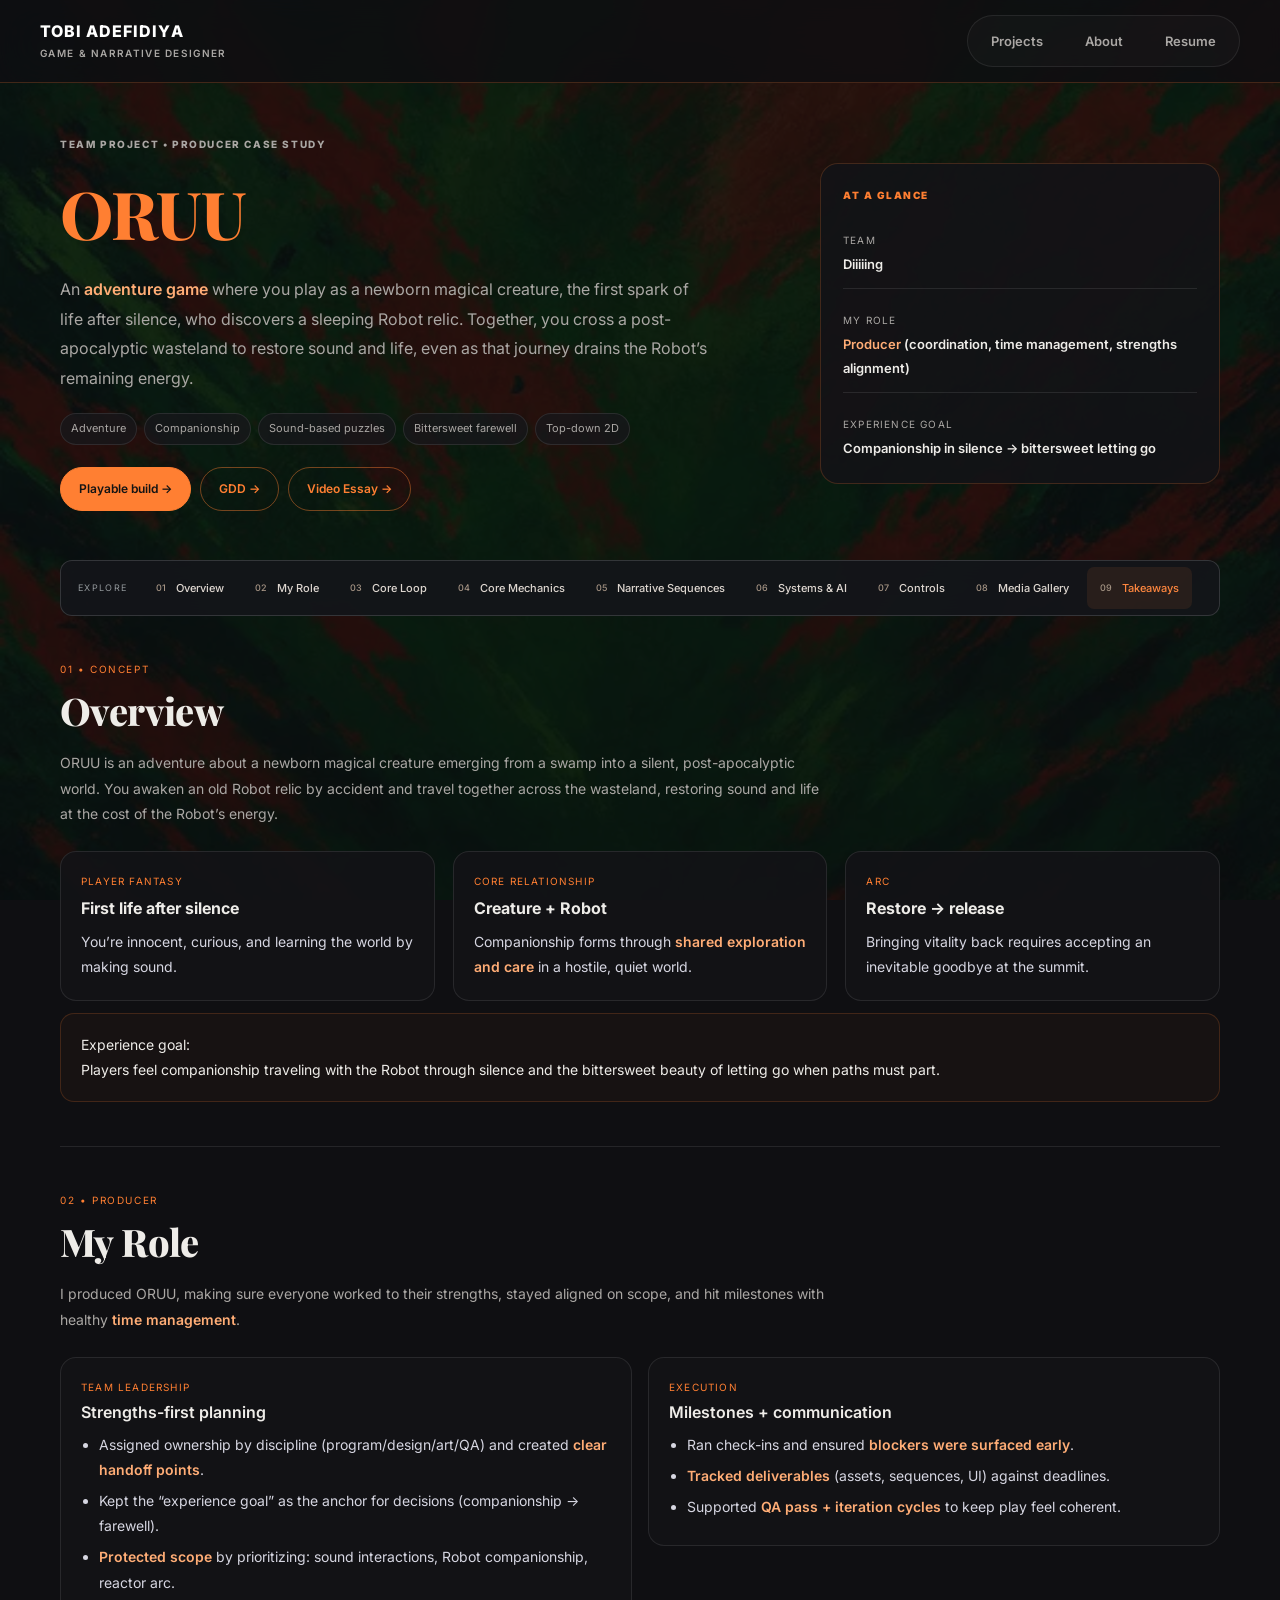
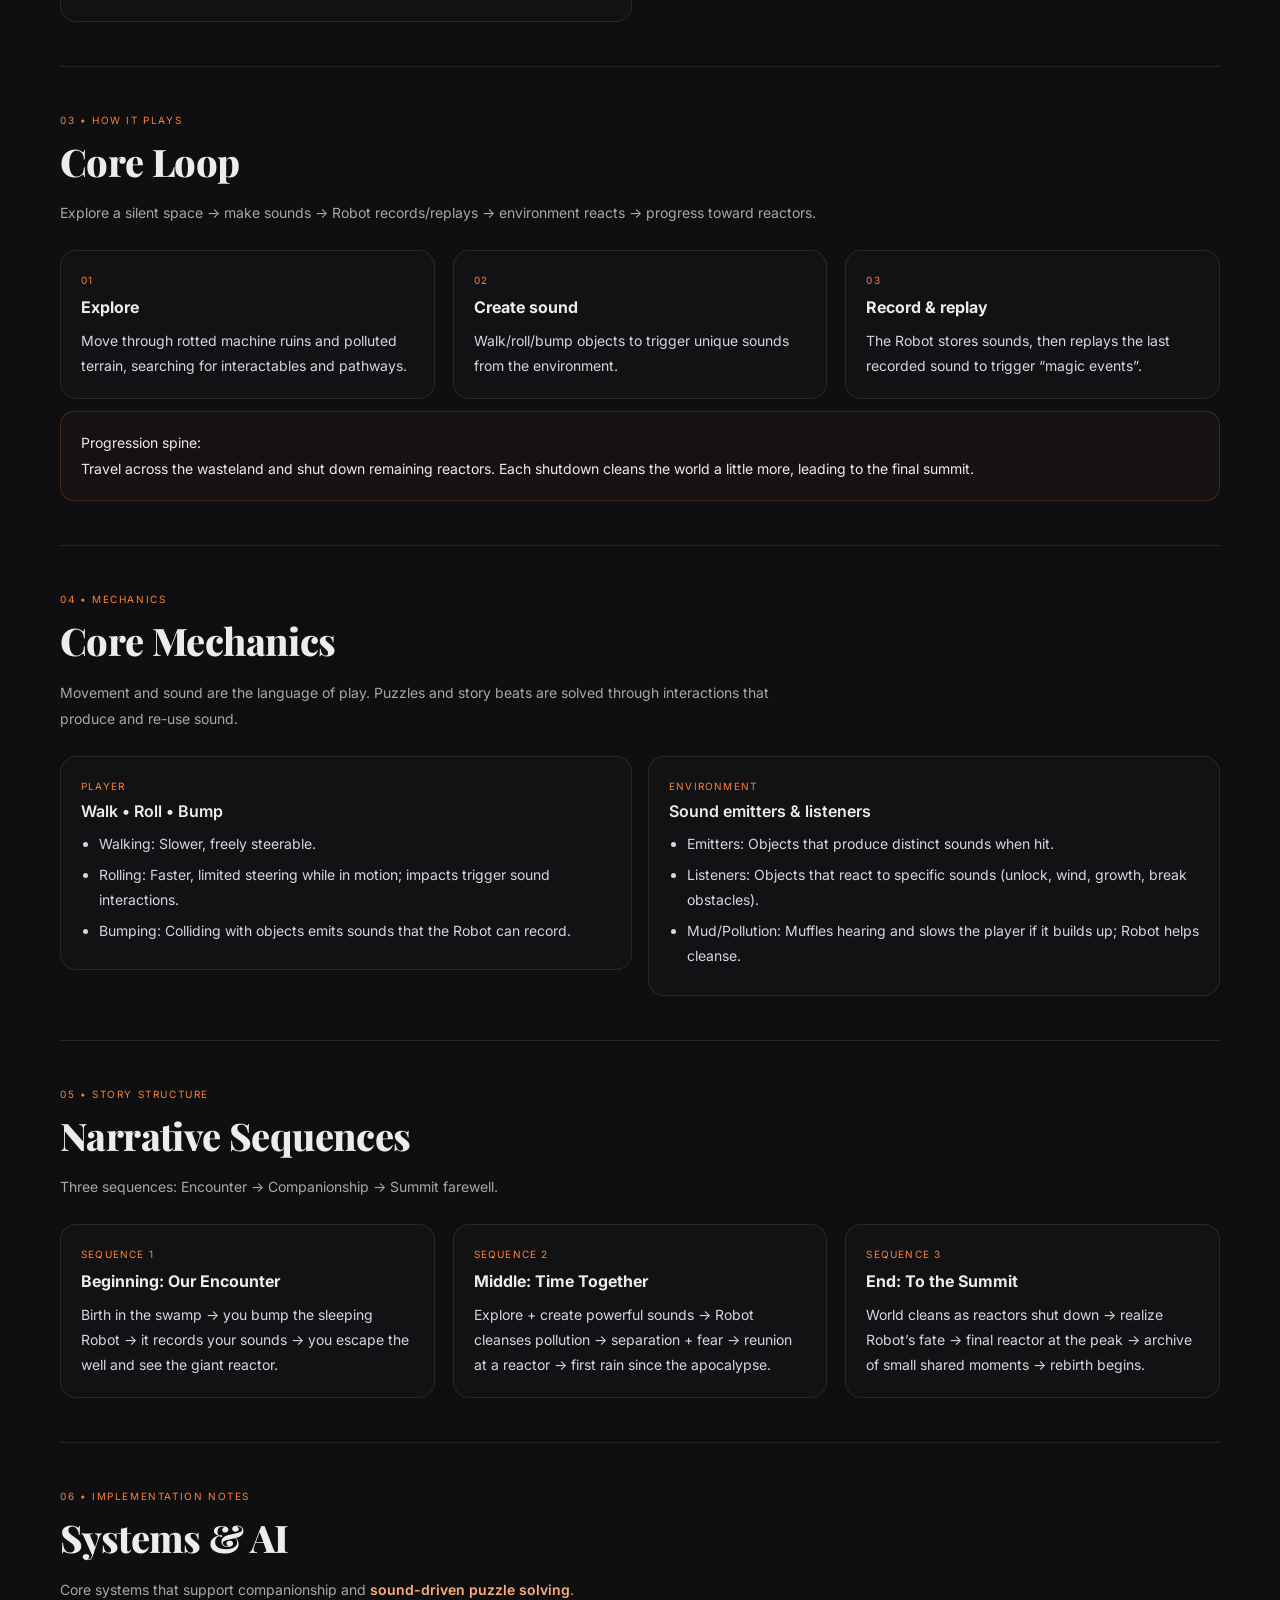
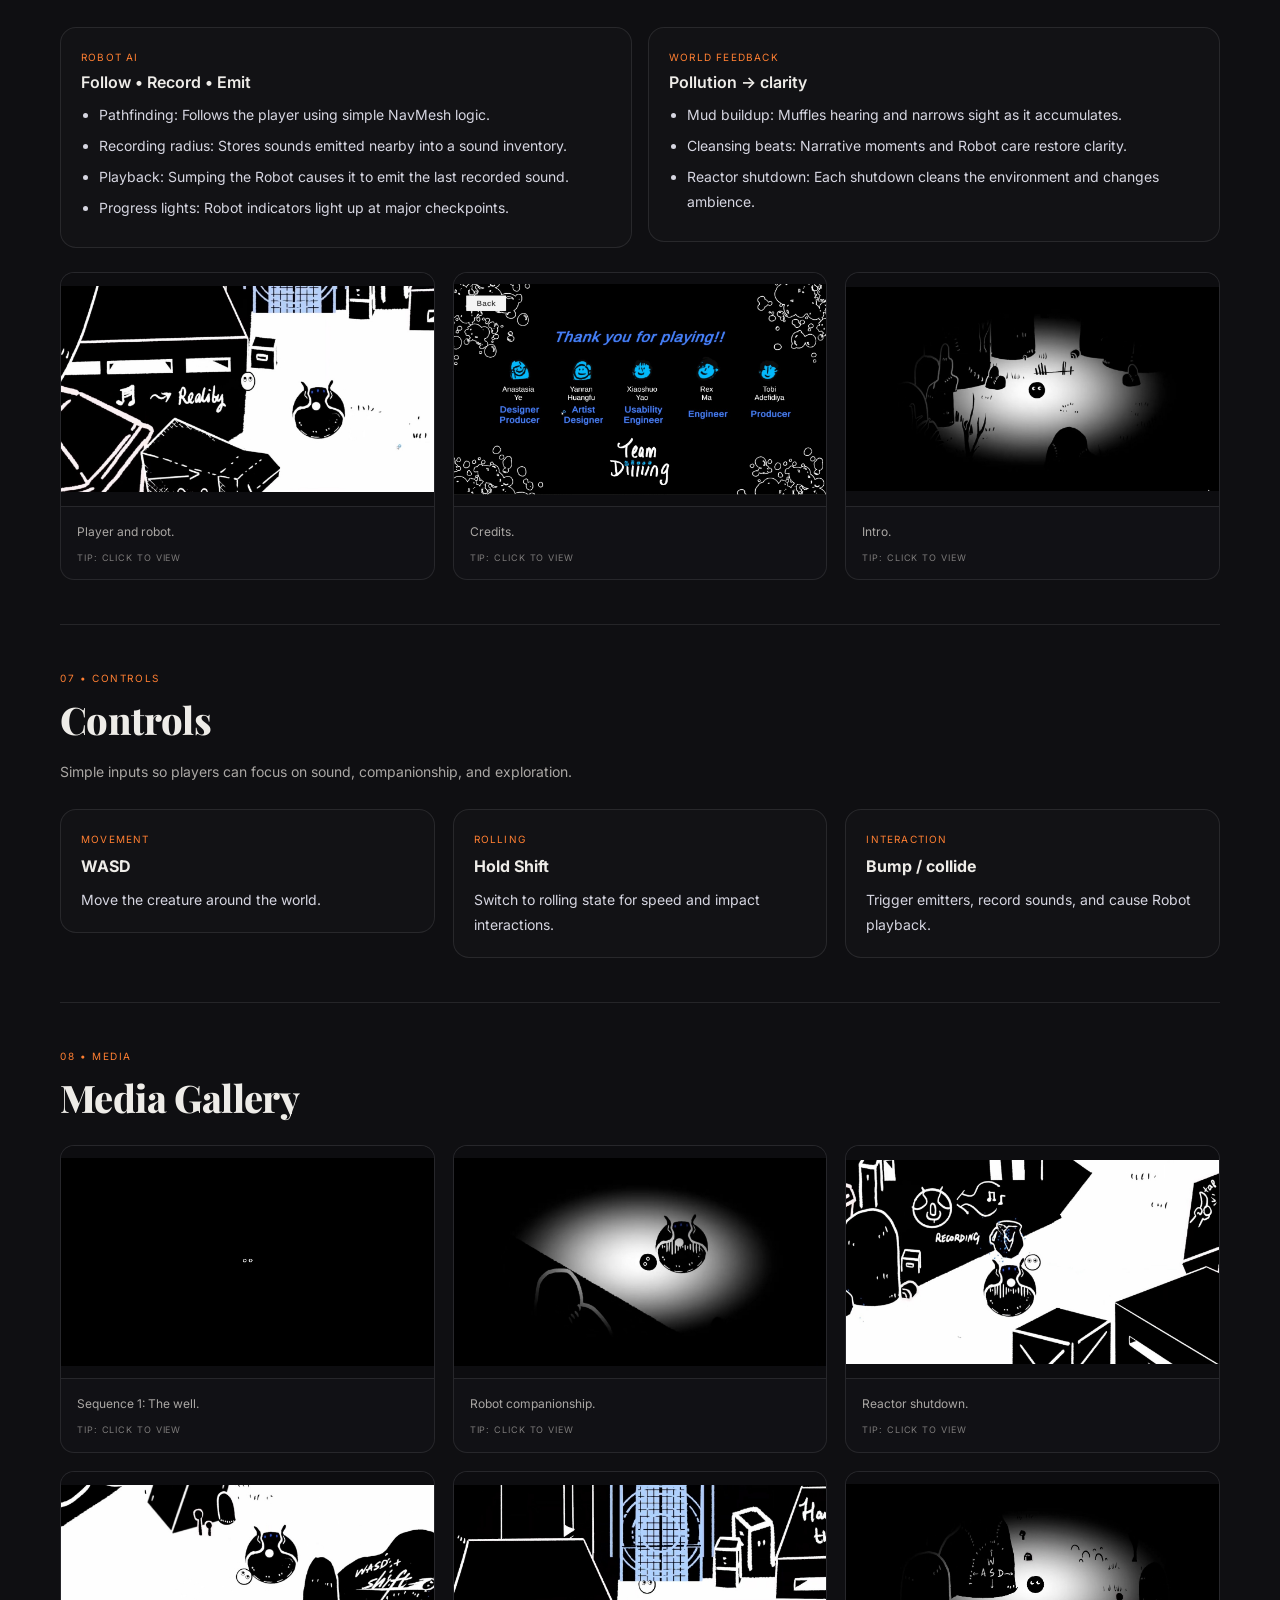
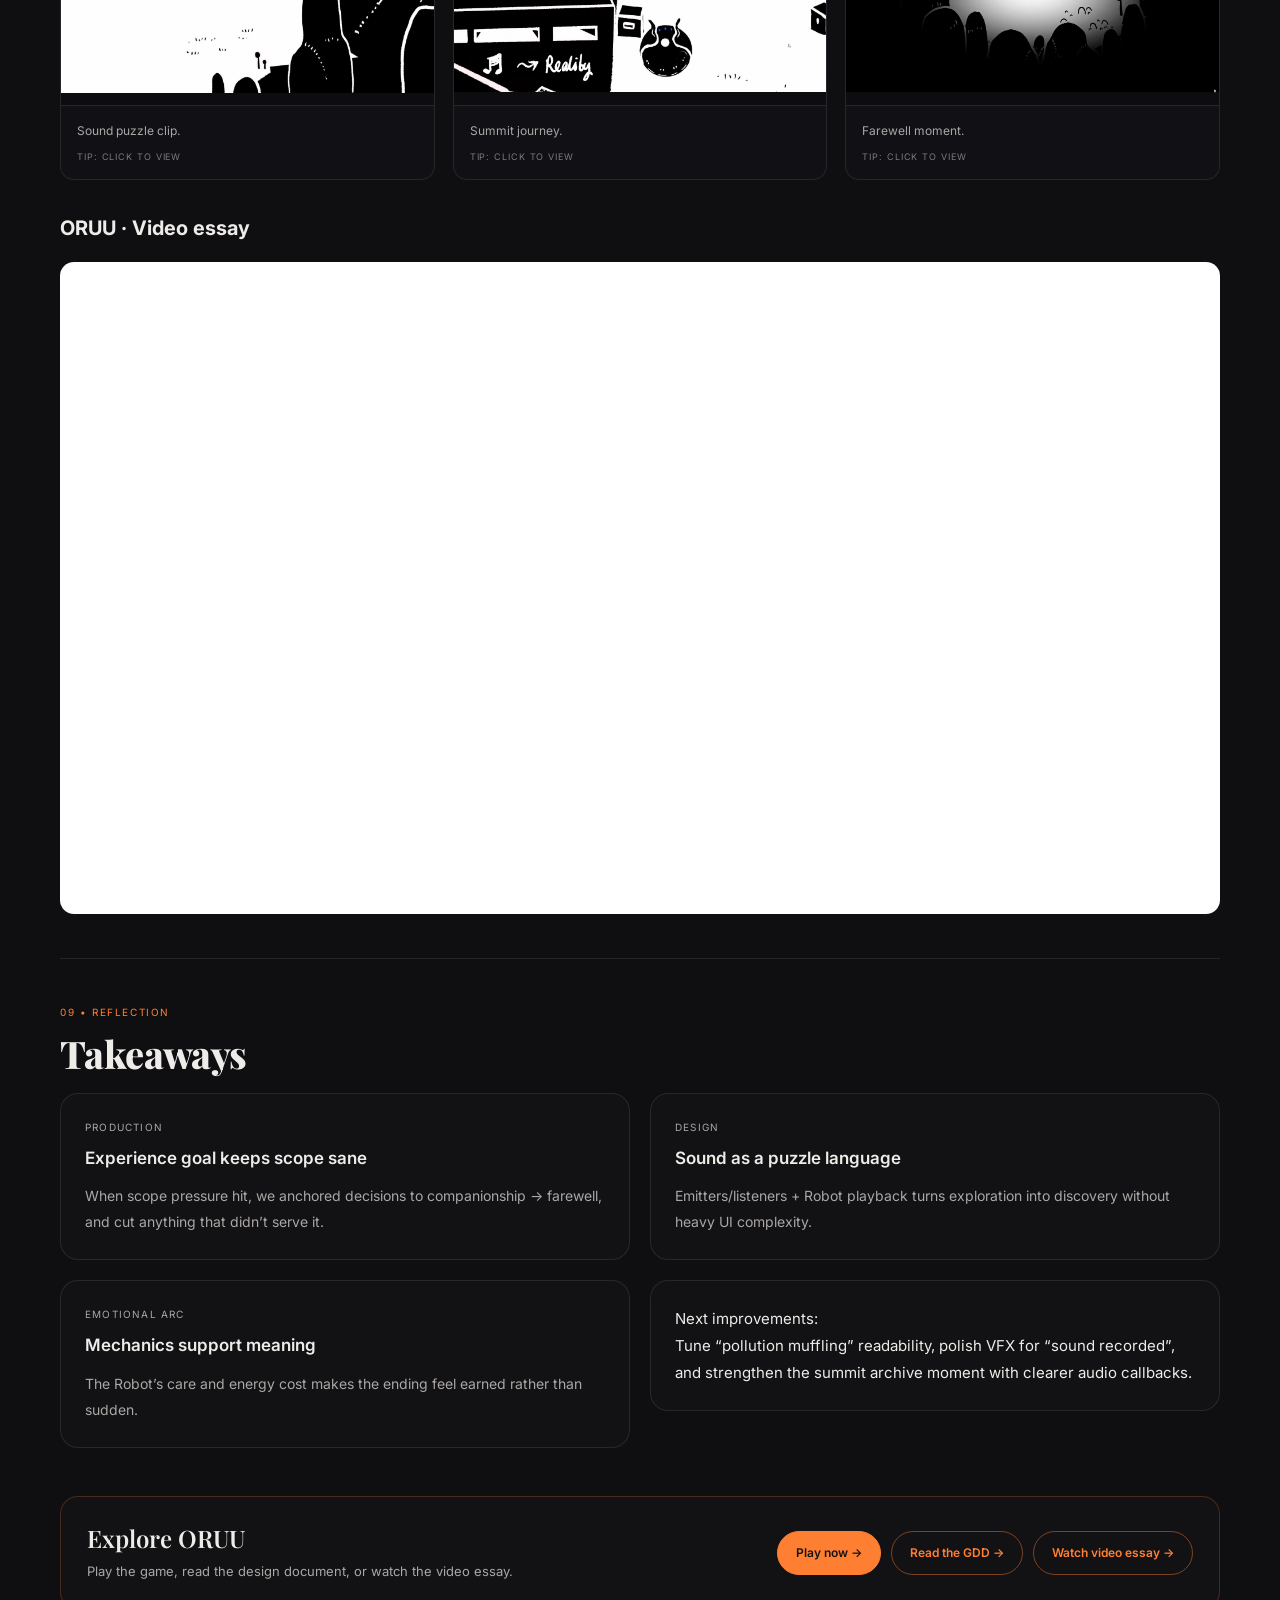
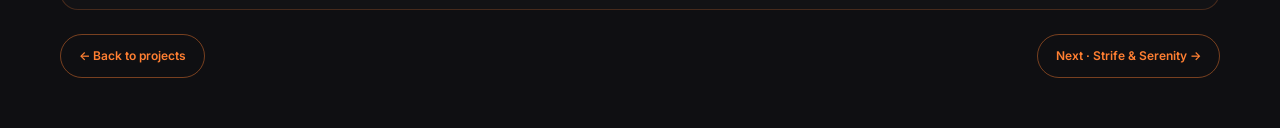
<file: projects/oruu.html>
<!DOCTYPE html>
<html lang="en">
<head>
<meta charset="utf-8">
<meta name="viewport" content="width=device-width, initial-scale=1">
<title>ORUU: Case Study | Wabu Games</title>

<link rel="preconnect" href="https://fonts.googleapis.com">
<link rel="preconnect" href="https://fonts.gstatic.com" crossorigin>
<link href="https://fonts.googleapis.com/css2?family=Inter:wght@300;400;600;800&amp;family=Playfair+Display:wght@600;800&amp;display=swap" rel="stylesheet">
<link rel="stylesheet" href="../assets/site.css?v=1">

<style>
:root{
  --bg:#0f0f12; --ink:#e8e8ee; --muted:#a7a7b3;
  --brand:#ff7f32; --purple:#8c68ff;
  --line:#26262e; --max:1180px;
  --r:18px; --shadow:0 16px 34px rgba(0,0,0,.45);
}
*{box-sizing:border-box}
html{scroll-behavior:smooth}
body{
  margin:0; color:var(--ink);
  font:400 16px/1.65 Inter,system-ui,Segoe UI,Roboto;
  background:#000 url("https://wabuzero.github.io/wabugames.github.io/Wallpaper.png") center/cover fixed no-repeat;
  overflow-x:hidden;
}
a{color:inherit}
.overlay{position:fixed; inset:0; background:rgba(10,10,12,.62); z-index:0}
.page{position:relative; z-index:1}

/* Scroll progress */
#progress{
  position:fixed; top:0; left:0; height:3px; width:0%;
  background:linear-gradient(90deg, var(--brand), var(--purple));
  z-index:999;
  box-shadow:0 10px 24px rgba(0,0,0,.55);
}

/* Top nav */
nav{
  position:sticky; top:0; z-index:10; height:62px;
  backdrop-filter:blur(10px) saturate(120%);
  background:rgba(15,15,18,.78); border-bottom:1px solid var(--line);
}
.navwrap{max-width:var(--max); margin:auto; height:62px; display:flex; align-items:center; justify-content:space-between; padding:0 18px}
.brand{display:flex; align-items:center; gap:12px; font-weight:800}
.brand span:first-child{color:#fff}
.brand .pipe{opacity:.6}
.navlinks{display:flex; gap:18px}
.navlinks a{color:var(--muted); text-decoration:none; font-weight:700; padding:8px 10px; border-radius:10px}
.navlinks a:hover{color:var(--ink); background:rgba(255,127,50,.08)}
.navlinks a.active{color:var(--brand)}

/* Hero */
.hero{
  position:relative; padding:78px 18px 42px;
  background:
    radial-gradient(circle at 12% 0%, rgba(255,127,50,.18) 0, transparent 55%),
    radial-gradient(circle at 88% 8%, rgba(140,104,255,.16) 0, transparent 55%),
    linear-gradient(180deg, rgba(10,10,12,.92) 0%, rgba(10,10,12,.72) 45%, rgba(10,10,12,0) 100%),
    url("https://wabuzero.github.io/wabugames.github.io/assets/oruu-hero.jpg") center/cover no-repeat;
  border-bottom:1px solid var(--line);
}
.hero .inner{max-width:var(--max); margin:auto}
.kicker{
  color:var(--muted); font-weight:800; letter-spacing:.12em;
  text-transform:uppercase; margin-bottom:10px; font-size:11px;
}
h1{
  font:800 48px/1.08 "Playfair Display",serif; margin:0 0 12px;
  color:#fff; text-shadow:0 6px 22px rgba(0,0,0,.7);
}
.hero-sub{
  display:grid; grid-template-columns: 1.35fr .65fr; gap:18px; align-items:start;
}
@media (max-width:980px){ .hero-sub{grid-template-columns:1fr} }
.deck{color:#e9e9ef; max-width:860px; margin:10px 0 0; font-size:18px}
.meta{display:flex; flex-wrap:wrap; gap:10px; margin:14px 0 4px}
.pill{border:1px solid var(--line); background:rgba(20,20,24,.7); color:var(--muted); padding:6px 10px; border-radius:999px; font-size:13px}

.hero-card{
  background:rgba(8,8,12,.78);
  border:1px solid rgba(255,255,255,.08);
  border-radius:16px;
  padding:14px;
  box-shadow:var(--shadow);
}
.hero-card h3{
  margin:0 0 10px;
  font-weight:900; letter-spacing:.12em; text-transform:uppercase;
  color:#ffd4b5; font-size:11px;
}
.fact{padding:10px 12px; border-radius:14px; border:1px solid rgba(255,255,255,.06); background:rgba(5,5,8,.78)}
.fact + .fact{margin-top:10px}
.fact-label{text-transform:uppercase; letter-spacing:.12em; font-size:11px; color:var(--muted); margin-bottom:4px}
.fact-value{font-weight:650; font-size:14px}

.cta-row{display:flex; flex-wrap:wrap; gap:10px; margin-top:14px}
.btn{
  display:inline-flex; align-items:center; justify-content:center;
  padding:9px 14px; border-radius:999px;
  font-size:14px; font-weight:800; text-decoration:none;
  border:1px solid transparent;
}
.btn-primary{background:var(--brand); color:#111; box-shadow:0 10px 26px rgba(0,0,0,.6)}
.btn-primary:hover{filter:brightness(1.05)}
.btn-ghost{background:transparent; color:var(--brand); border-color:var(--brand)}
.btn-ghost:hover{background:rgba(255,127,50,.09)}
.btn-soft{background:rgba(140,104,255,.12); border:1px solid rgba(140,104,255,.32); color:#efeaff}
.btn-soft:hover{background:rgba(140,104,255,.16)}

/* Layout */
.wrap{max-width:var(--max); margin:auto; padding:28px 18px 64px}
.grid{display:grid; grid-template-columns:300px 1fr; gap:26px}
@media (max-width:1060px){ .grid{grid-template-columns:1fr} }

/* Sticky sidebar TOC */
.toc{
  position:sticky; top:86px; align-self:start;
  background:rgba(18,18,22,.9); border:1px solid var(--line); border-radius:var(--r); padding:16px;
  box-shadow:var(--shadow)
}
.toc h4{margin:0 0 8px; font-weight:900; color:#ffd4b5; letter-spacing:.04em; text-transform:uppercase; font-size:11px}
.toc a{
  display:block; color:var(--muted); text-decoration:none; padding:9px 12px; border-radius:12px; font-weight:750; font-size:14px;
}
.toc a + a{margin-top:2px}
.toc a:hover{color:var(--ink); background:rgba(255,127,50,.08)}
.toc a.active{
  color:var(--brand);
  background:linear-gradient(90deg, rgba(255,127,50,.12), transparent);
}

/* Section cards */
.section{
  background:rgba(15,15,18,.92);
  border-radius:var(--r); padding:24px 24px 22px; margin-bottom:24px;
  border:1px solid rgba(255,255,255,.03);
  box-shadow:var(--shadow);
  position:relative;
  overflow:clip;
}
.section::before{
  content:"";
  position:absolute; inset:-1px;
  border-radius:inherit;
  border:1px solid transparent;
  background:
    radial-gradient(circle at 0 0, rgba(255,127,50,.26), transparent 55%),
    radial-gradient(circle at 100% 0, rgba(140,104,255,.18), transparent 55%);
  mix-blend-mode:screen;
  opacity:.18;
  pointer-events:none;
}
.section > *{position:relative; z-index:1}
.section h2{
  font:800 28px/1.18 "Playfair Display",serif; margin:0 0 10px; color:var(--brand);
}
.section-header-eyebrow{
  text-transform:uppercase; letter-spacing:.12em;
  font-size:11px; color:var(--muted); margin-bottom:4px;
}
.section-sub{color:var(--muted); font-size:14px; margin-bottom:12px}
.lead{color:#d7d7e3; font-size:18px; margin-top:4px}

/* Card grids */
.card-grid{display:grid; gap:14px; grid-template-columns:repeat(3, minmax(0,1fr)); margin-top:12px}
@media (max-width:980px){ .card-grid{grid-template-columns:repeat(2, minmax(0,1fr))} }
@media (max-width:560px){ .card-grid{grid-template-columns:1fr} }
.mini-card{
  border-radius:14px; padding:12px 14px 12px;
  background:rgba(12,12,18,.92);
  border:1px solid rgba(255,255,255,.05);
  font-size:14px;
}
.mini-k{font-size:11px; text-transform:uppercase; letter-spacing:.12em; color:var(--muted); margin-bottom:4px}
.mini-card h3{margin:0 0 6px; font-size:16px}
.mini-card p{margin:0; color:#d6d6e1; font-size:14px}

/* Feature rows */
.feature{
  display:grid; grid-template-columns: 1fr 1fr; gap:16px; margin-top:14px;
  align-items:start;
}
@media (max-width:900px){ .feature{grid-template-columns:1fr} }
.feature .box{
  border-radius:14px; padding:14px;
  background:rgba(12,12,18,.92);
  border:1px solid rgba(255,255,255,.06);
}
.feature ul{margin:8px 0 0; padding-left:18px; color:#d6d6e1; font-size:14px}
.feature li{margin:6px 0}

/* Media grid */
.media-grid{
  display:grid; gap:14px; grid-template-columns:repeat(3,1fr); margin-top:16px
}
.media-grid figure{
  margin:0; border:1px solid var(--line); border-radius:14px; overflow:hidden;
  background:radial-gradient(circle at 0 0, #181824, #050508);
}
.media-grid img, .media-grid video{
  width:100%; height:220px; object-fit:cover; display:block;
}
.media-grid figcaption{
  padding:8px 10px 10px; font-size:13px; color:var(--muted); border-top:1px solid var(--line)
}
.media-meta{
  font-size:11px; text-transform:uppercase; letter-spacing:.12em; opacity:.7; margin-top:3px;
}
@media (max-width:980px){ .media-grid{grid-template-columns:repeat(2,1fr)} }
@media (max-width:560px){ .media-grid{grid-template-columns:1fr} }

/* Callout */
.callout{
  background:rgba(255,127,50,.10);
  border:1px solid rgba(255,127,50,.28);
  padding:14px; border-radius:14px; color:#ffd3b8; font-size:14px;
}
.callout strong{font-weight:900}

/* Back to top */
#toTop{
  position:fixed; right:18px; bottom:20px; width:44px; height:44px; display:grid; place-items:center;
  border-radius:50%; background:rgba(18,18,22,.95); border:1px solid var(--line); color:var(--ink);
  box-shadow:var(--shadow); cursor:pointer; opacity:0; pointer-events:none; transition:opacity .2s, transform .2s; z-index:20
}
#toTop.show{opacity:1; pointer-events:auto}
#toTop:hover{transform:translateY(-2px)}
.section{scroll-margin-top:90px}

.small{font-size:13px;color:var(--muted)}
code{
  font-family: ui-monospace, SFMono-Regular, Menlo, Monaco, Consolas, "Liberation Mono", "Courier New", monospace;
  font-size:13px;
  color:#efeaff;
  background:rgba(140,104,255,.12);
  border:1px solid rgba(140,104,255,.22);
  padding:2px 6px;
  border-radius:8px;
}


/* ===== INDEX HEADER SYNC ===== */
nav{
  position:sticky !important;
  top:0 !important;
  height:64px !important;
  z-index:10 !important;
  backdrop-filter:saturate(120%) blur(10px) !important;
  background:rgba(15,15,18,.7) !important;
  border-bottom:1px solid var(--line) !important;
}
.navwrap{
  max-width:1200px !important;
  margin:auto !important;
  height:64px !important;
  display:flex !important;
  align-items:center !important;
  justify-content:space-between !important;
  padding:0 20px !important;
  gap:0 !important;
}
.brand{
  display:flex !important;
  align-items:center !important;
  gap:12px !important;
  font-weight:800 !important;
  letter-spacing:.04em !important;
}
.brand span:first-child{color:#fff !important;}
.brand .pipe{opacity:.6 !important;}
.navlinks{
  display:flex !important;
  gap:20px !important;
  justify-content:flex-end !important;
  flex-wrap:nowrap !important;
}
.navlinks a{
  color:var(--muted) !important;
  text-decoration:none !important;
  font-weight:700 !important;
  padding:8px 10px !important;
  border-radius:10px !important;
  border:0 !important;
  background:transparent !important;
  transition:color .15s, background .15s !important;
}
.navlinks a:hover{
  color:var(--ink) !important;
  background:rgba(255,127,50,.08) !important;
}
.navlinks a.active{color:var(--brand) !important;}

@media (max-width: 720px){
  nav{height:auto !important;}
  .navwrap{
    height:auto !important;
    padding:12px 14px !important;
    flex-direction:column !important;
    align-items:center !important;
    justify-content:center !important;
    gap:10px !important;
  }
  .brand{
    flex-direction:column !important;
    align-items:center !important;
    text-align:center !important;
    gap:6px !important;
    line-height:1.2 !important;
  }
  .brand .pipe{display:none !important;}
  .navlinks{
    width:100% !important;
    justify-content:center !important;
    flex-wrap:wrap !important;
    gap:10px !important;
  }
  .navlinks a{
    padding:10px 14px !important;
    border-radius:999px !important;
    background:rgba(15,15,18,.55) !important;
    border:1px solid rgba(255,255,255,.10) !important;
  }
}
/* ===== END INDEX HEADER SYNC ===== */
</style>
<link rel="stylesheet" href="../assets/portfolio-chrome.css"><link rel="stylesheet" href="../assets/section-nav.css"><link rel="stylesheet" href="../assets/case-study.css"><link rel="stylesheet" href="../assets/portfolio-refinements.css"><link rel="stylesheet" href="../assets/media-preview.css"></head>

<body class="case-study">
<header class="site-header portfolio-header"><nav class="navbar" aria-label="Main navigation"><a class="header-brand" href="../index.html" aria-label="Tobi Adefidiya: homepage"><span class="brand-copy"><span class="brand-name">TOBI ADEFIDIYA</span><span class="brand-role">GAME &amp; NARRATIVE DESIGNER</span></span></a><div class="navlinks"><a href="../index.html#tobi-wheel-home" class="navlink">Projects</a><a href="../index.html#about" class="navlink">About</a><a href="../index.html#resume" class="navlink">Resume</a></div></nav></header><div id="progress"></div>
<div class="overlay"></div>
<div class="page">

  <header class="hero">
    <div class="inner">
      <div class="kicker">Team Project • Producer Case Study</div>

      <div class="hero-sub">
        <div>
          <h1>ORUU</h1>
          <p class="deck">
            An <strong class="portfolio-keyword">adventure game</strong> where you play as a newborn magical creature, the first spark of life after silence, who
            discovers a sleeping Robot relic. Together, you cross a post-apocalyptic wasteland to restore sound and life,
            even as that journey drains the Robot’s remaining energy.
          </p>

          <div class="meta">
            <span class="pill">Adventure</span>
            <span class="pill">Companionship</span>
            <span class="pill">Sound-based puzzles</span>
            <span class="pill">Bittersweet farewell</span>
            <span class="pill">Top-down 2D</span>
          </div>

          <div class="cta-row">
            <a class="btn btn-primary" href="https://anastasiaye.itch.io/oruu" rel="noopener">Playable build →</a>
            <a class="btn btn-ghost" href="https://wabuzero.github.io/wabugames.github.io/projects/TeamDiiiiing_GDD.docx.pdf" rel="noopener">GDD →</a>
            <a class="btn btn-soft" href="https://youtu.be/tdqVswj6QSA" rel="noopener">Video Essay →</a>
            </div>

          <p class="small" style="margin-top:10px">
            
          </p>
        </div>

        <aside class="hero-card">
          <h3>At a glance</h3>
          <div class="fact">
            <div class="fact-label">Team</div>
            <div class="fact-value">Diiiiing</div>
          </div>
          <div class="fact">
            <div class="fact-label">My role</div>
            <div class="fact-value"><strong class="portfolio-keyword">Producer</strong> (coordination, time management, strengths alignment)</div>
          </div>
          <div class="fact">
            <div class="fact-label">Experience goal</div>
            <div class="fact-value">Companionship in silence → bittersweet letting go</div>
          </div>
        </aside>
      </div>
    </div>
  </header>

  <main class="wrap">
    <nav class="jump-nav" id="toc" aria-label="Case study sections"><span class="nav-label">Explore</span><a href="#overview"><small>01</small> Overview</a><a href="#role"><small>02</small> My Role</a><a href="#loop"><small>03</small> Core Loop</a><a href="#mechanics"><small>04</small> Core Mechanics</a><a href="#narrative"><small>05</small> Narrative Sequences</a><a href="#systems"><small>06</small> Systems &amp; AI</a><a href="#controls"><small>07</small> Controls</a><a href="#gallery"><small>08</small> Media Gallery</a><a href="#takeaways"><small>09</small> Takeaways</a></nav><div class="grid">

      <div>

        <section id="overview" class="section">
          <div class="section-header-eyebrow">01 • Concept</div>
          <h2>Overview</h2>
          <p class="section-sub">
            ORUU is an adventure about a newborn magical creature emerging from a swamp into a silent, post-apocalyptic world.
            You awaken an old Robot relic by accident and travel together across the wasteland, restoring sound and life at the
            cost of the Robot’s energy.
          </p>

          <div class="card-grid">
            <div class="mini-card">
              <div class="mini-k">Player fantasy</div>
              <h3>First life after silence</h3>
              <p>You’re innocent, curious, and learning the world by making sound.</p>
            </div>
            <div class="mini-card">
              <div class="mini-k">Core relationship</div>
              <h3>Creature + Robot</h3>
              <p>Companionship forms through <strong class="portfolio-keyword">shared exploration and care</strong> in a hostile, quiet world.</p>
            </div>
            <div class="mini-card">
              <div class="mini-k">Arc</div>
              <h3>Restore → release</h3>
              <p>Bringing vitality back requires accepting an inevitable goodbye at the summit.</p>
            </div>
          </div>

          <div class="callout" style="margin-top:12px">
            Experience goal:<br>
            Players feel companionship traveling with the Robot through silence and the bittersweet beauty of letting go when paths must part.
          </div>
        </section>

        <section id="role" class="section">
          <div class="section-header-eyebrow">02 • Producer</div>
          <h2>My Role</h2>
          <p class="section-sub">
            I produced ORUU, making sure everyone worked to their strengths, stayed aligned on scope, and hit milestones with healthy <strong class="portfolio-keyword">time management</strong>.
          </p>

          <div class="feature">
            <div class="box">
              <div class="mini-k">Team leadership</div>
              <h3 style="margin:0 0 6px;font-size:16px">Strengths-first planning</h3>
              <ul>
                <li>Assigned ownership by discipline (program/design/art/QA) and created <strong class="portfolio-keyword">clear handoff points</strong>.</li>
                <li>Kept the “experience goal” as the anchor for decisions (companionship → farewell).</li>
                <li><strong class="portfolio-keyword">Protected scope</strong> by prioritizing: sound interactions, Robot companionship, reactor arc.</li>
              </ul>
            </div>
            <div class="box">
              <div class="mini-k">Execution</div>
              <h3 style="margin:0 0 6px;font-size:16px">Milestones + communication</h3>
              <ul>
                <li>Ran check-ins and ensured <strong class="portfolio-keyword">blockers were surfaced early</strong>.</li>
                <li><strong class="portfolio-keyword">Tracked deliverables</strong> (assets, sequences, UI) against deadlines.</li>
                <li>Supported <strong class="portfolio-keyword">QA pass + iteration cycles</strong> to keep play feel coherent.</li>
              </ul>
            </div>
          </div>
        </section>

        <section id="loop" class="section">
          <div class="section-header-eyebrow">03 • How it plays</div>
          <h2>Core Loop</h2>
          <p class="section-sub">
            Explore a silent space → make sounds → Robot records/replays → environment reacts → progress toward reactors.
          </p>

          <div class="card-grid">
            <div class="mini-card">
              <div class="mini-k">01</div>
              <h3>Explore</h3>
              <p>Move through rotted machine ruins and polluted terrain, searching for interactables and pathways.</p>
            </div>
            <div class="mini-card">
              <div class="mini-k">02</div>
              <h3>Create sound</h3>
              <p>Walk/roll/bump objects to trigger unique sounds from the environment.</p>
            </div>
            <div class="mini-card">
              <div class="mini-k">03</div>
              <h3>Record &amp; replay</h3>
              <p>The Robot stores sounds, then replays the last recorded sound to trigger “magic events”.</p>
            </div>
          </div>

          <div class="callout" style="margin-top:12px">
            Progression spine:<br>
            Travel across the wasteland and shut down remaining reactors. Each shutdown cleans the world a little more, leading to the final summit.
          </div>
        </section>

        <section id="mechanics" class="section">
          <div class="section-header-eyebrow">04 • Mechanics</div>
          <h2>Core Mechanics</h2>
          <p class="section-sub">Movement and sound are the language of play. Puzzles and story beats are solved through interactions that produce and re-use sound.</p>

          <div class="feature">
            <div class="box">
              <div class="mini-k">Player</div>
              <h3 style="margin:0 0 6px;font-size:16px">Walk • Roll • Bump</h3>
              <ul>
                <li>Walking: Slower, freely steerable.</li>
                <li>Rolling: Faster, limited steering while in motion; impacts trigger sound interactions.</li>
                <li>Bumping: Colliding with objects emits sounds that the Robot can record.</li>
              </ul>
            </div>
            <div class="box">
              <div class="mini-k">Environment</div>
              <h3 style="margin:0 0 6px;font-size:16px">Sound emitters &amp; listeners</h3>
              <ul>
                <li>Emitters: Objects that produce distinct sounds when hit.</li>
                <li>Listeners: Objects that react to specific sounds (unlock, wind, growth, break obstacles).</li>
                <li>Mud/Pollution: Muffles hearing and slows the player if it builds up; Robot helps cleanse.</li>
              </ul>
            </div>
          </div>
        </section>

        <section id="narrative" class="section">
          <div class="section-header-eyebrow">05 • Story structure</div>
          <h2>Narrative Sequences</h2>
          <p class="section-sub">Three sequences: Encounter → Companionship → Summit farewell.</p>

          <div class="card-grid">
            <div class="mini-card">
              <div class="mini-k">Sequence 1</div>
              <h3>Beginning: Our Encounter</h3>
              <p>Birth in the swamp → you bump the sleeping Robot → it records your sounds → you escape the well and see the giant reactor.</p>
            </div>
            <div class="mini-card">
              <div class="mini-k">Sequence 2</div>
              <h3>Middle: Time Together</h3>
              <p>Explore + create powerful sounds → Robot cleanses pollution → separation + fear → reunion at a reactor → first rain since the apocalypse.</p>
            </div>
            <div class="mini-card">
              <div class="mini-k">Sequence 3</div>
              <h3>End: To the Summit</h3>
              <p>World cleans as reactors shut down → realize Robot’s fate → final reactor at the peak → archive of small shared moments → rebirth begins.</p>
            </div>
          </div>
        </section>

        <section id="systems" class="section">
          <div class="section-header-eyebrow">06 • Implementation notes</div>
          <h2>Systems &amp; AI</h2>
          <p class="section-sub">Core systems that support companionship and <strong class="portfolio-keyword">sound-driven puzzle solving</strong>.</p>

          <div class="feature">
            <div class="box">
              <div class="mini-k">Robot AI</div>
              <h3 style="margin:0 0 6px;font-size:16px">Follow • Record • Emit</h3>
              <ul>
                <li>Pathfinding: Follows the player using simple NavMesh logic.</li>
                <li>Recording radius: Stores sounds emitted nearby into a sound inventory.</li>
                <li>Playback: Sumping the Robot causes it to emit the last recorded sound.</li>
                <li>Progress lights: Robot indicators light up at major checkpoints.</li>
              </ul>
            </div>
            <div class="box">
              <div class="mini-k">World feedback</div>
              <h3 style="margin:0 0 6px;font-size:16px">Pollution → clarity</h3>
              <ul>
                <li>Mud buildup: Muffles hearing and narrows sight as it accumulates.</li>
                <li>Cleansing beats: Narrative moments and Robot care restore clarity.</li>
                <li>Reactor shutdown: Each shutdown cleans the environment and changes ambience.</li>
              </ul>
            </div>
          </div>

          <div class="media-grid">
            <figure>
              <img src="https://wabuzero.github.io/wabugames.github.io/assets/oruu-state-diagram.jpg" alt="Player state diagram (slot)">
              <figcaption>Player and robot. <div class="media-meta">TIP: Click to view</div></figcaption>
            </figure>
            <figure>
              <img src="https://wabuzero.github.io/wabugames.github.io/assets/oruu-ui-wireframes.jpg" alt="UI wireframes (slot)">
              <figcaption>Credits. <div class="media-meta">TIP: Click to view</div></figcaption>
            </figure>
            <figure>
              <img src="https://wabuzero.github.io/wabugames.github.io/assets/oruu-world-shot.jpg" alt="World shot (slot)">
              <figcaption>Intro. <div class="media-meta">TIP: Click to view</div></figcaption>
            </figure>
          </div>
        </section>

        <section id="controls" class="section">
          <div class="section-header-eyebrow">07 • Controls</div>
          <h2>Controls</h2>
          <p class="section-sub">Simple inputs so players can focus on sound, companionship, and exploration.</p>

          <div class="card-grid">
            <div class="mini-card">
              <div class="mini-k">Movement</div>
              <h3>WASD</h3>
              <p>Move the creature around the world.</p>
            </div>
            <div class="mini-card">
              <div class="mini-k">Rolling</div>
              <h3>Hold Shift</h3>
              <p>Switch to rolling state for speed and impact interactions.</p>
            </div>
            <div class="mini-card">
              <div class="mini-k">Interaction</div>
              <h3>Bump / collide</h3>
              <p>Trigger emitters, record sounds, and cause Robot playback.</p>
            </div>
          </div>
        </section>

        <section id="gallery" class="section">
          <div class="section-header-eyebrow">08 • Media</div>
          <h2>Media Gallery</h2>
          <div class="media-grid">
            <figure><img src="https://wabuzero.github.io/wabugames.github.io/assets/oruu-01.jpg" alt=""><figcaption>Sequence 1: The well. <div class="media-meta">TIP: Click to view</div></figcaption></figure>
            <figure><img src="https://wabuzero.github.io/wabugames.github.io/assets/oruu-03.jpg" alt=""><figcaption>Robot companionship. <div class="media-meta">TIP: Click to view</div></figcaption></figure>
            <figure><img src="https://wabuzero.github.io/wabugames.github.io/assets/oruu-02.jpg" alt=""><figcaption>Reactor shutdown. <div class="media-meta">TIP: Click to view</div></figcaption></figure>
            <figure><img src="https://wabuzero.github.io/wabugames.github.io/assets/oruu-04.jpg" alt=""><figcaption>Sound puzzle clip. <div class="media-meta">TIP: Click to view</div></figcaption></figure>
            <figure><img src="https://wabuzero.github.io/wabugames.github.io/assets/oruu-05.jpg" alt=""><figcaption>Summit journey. <div class="media-meta">TIP: Click to view</div></figcaption></figure>
            <figure><img src="https://wabuzero.github.io/wabugames.github.io/assets/oruu-06.jpg" alt=""><figcaption>Farewell moment. <div class="media-meta">TIP: Click to view</div></figcaption></figure>
          </div>
        <div class="case-video-essay"><h3>ORUU · Video essay</h3><div class="case-video-frame"><iframe src="https://www.youtube-nocookie.com/embed/tdqVswj6QSA" title="ORUU: Video essay" loading="lazy" allow="accelerometer; autoplay; clipboard-write; encrypted-media; gyroscope; picture-in-picture; web-share" allowfullscreen="" referrerpolicy="strict-origin-when-cross-origin"></iframe></div></div></section>

        <section id="takeaways" class="section case-study-final-section" data-no-emphasis="">
          <div class="section-header-eyebrow">09 • Reflection</div>
          <h2>Takeaways</h2>

          <div class="card-grid takeaway-grid">
            <div class="mini-card takeaway-card">
              <div class="mini-k">Production</div>
              <h3>Experience goal keeps scope sane</h3>
              <p>When scope pressure hit, we anchored decisions to companionship → farewell, and cut anything that didn’t serve it.</p>
            </div>
            <div class="mini-card takeaway-card">
              <div class="mini-k">Design</div>
              <h3>Sound as a puzzle language</h3>
              <p>Emitters/listeners + Robot playback turns exploration into discovery without heavy UI complexity.</p>
            </div>
            <div class="mini-card takeaway-card">
              <div class="mini-k">Emotional arc</div>
              <h3>Mechanics support meaning</h3>
              <p>The Robot’s care and energy cost makes the ending feel earned rather than sudden.</p>
            </div>
          <div class="takeaway-card">
            Next improvements:<br>
            Tune “pollution muffling” readability, polish VFX for “sound recorded”, and strengthen the summit archive moment with clearer audio callbacks.
          </div>

          </div>

          </section>

      </div>
    </div>
  <aside class="case-next-step" aria-label="Explore ORUU"><div class="case-action-copy"><h3>Explore ORUU</h3><p>Play the game, read the design document, or watch the video essay.</p></div><div class="cta-row"><a class="btn btn-primary" href="https://anastasiaye.itch.io/oruu" rel="noopener">Play now →</a>
            <a class="btn btn-ghost" href="https://wabuzero.github.io/wabugames.github.io/projects/TeamDiiiiing_GDD.docx.pdf" rel="noopener">Read the GDD →</a>
            <a class="btn btn-ghost" href="https://youtu.be/tdqVswj6QSA" rel="noopener">Watch video essay →</a>
            </div></aside><nav class="project-pagination" aria-label="Project navigation"><a class="btn btn-ghost project-back" href="../index.html#tobi-wheel-home">← Back to projects</a><a class="btn btn-ghost project-next" href="strife-and-serenity.html">Next · Strife &amp; Serenity →</a></nav></main>

  <button id="toTop" aria-label="Back to top">▲</button>
</div>

<script>
/* Progress bar */
const progress=document.getElementById('progress');
window.addEventListener('scroll', ()=>{
  const h=document.documentElement;
  const pct=(h.scrollTop/(h.scrollHeight-h.clientHeight))*100;
  progress.style.width = pct + '%';
});

/* Highlight active section in sidebar */
const links=[...document.querySelectorAll('#toc a')];
const sections=links.map(a=>document.querySelector(a.getAttribute('href')));
const opt={rootMargin:'-40% 0px -50% 0px',threshold:0};
const io=new IntersectionObserver((entries)=>{
  entries.forEach(e=>{
    const i=sections.indexOf(e.target);
    if(i>=0) links[i].classList.toggle('active', e.isIntersecting);
  });
},opt);
sections.forEach(s=>s && io.observe(s));

/* Back to top */
const toTop=document.getElementById('toTop');
window.addEventListener('scroll', ()=>toTop.classList.toggle('show', window.scrollY>800));
toTop.addEventListener('click', ()=>window.scrollTo({top:0,behavior:'smooth'}));
</script>
<script src="../assets/portfolio-chrome.js"></script><script src="../assets/section-nav.js"></script><script src="../assets/portfolio-refinements.js"></script><script src="../assets/media-preview.js"></script></body>
</html>
</file>
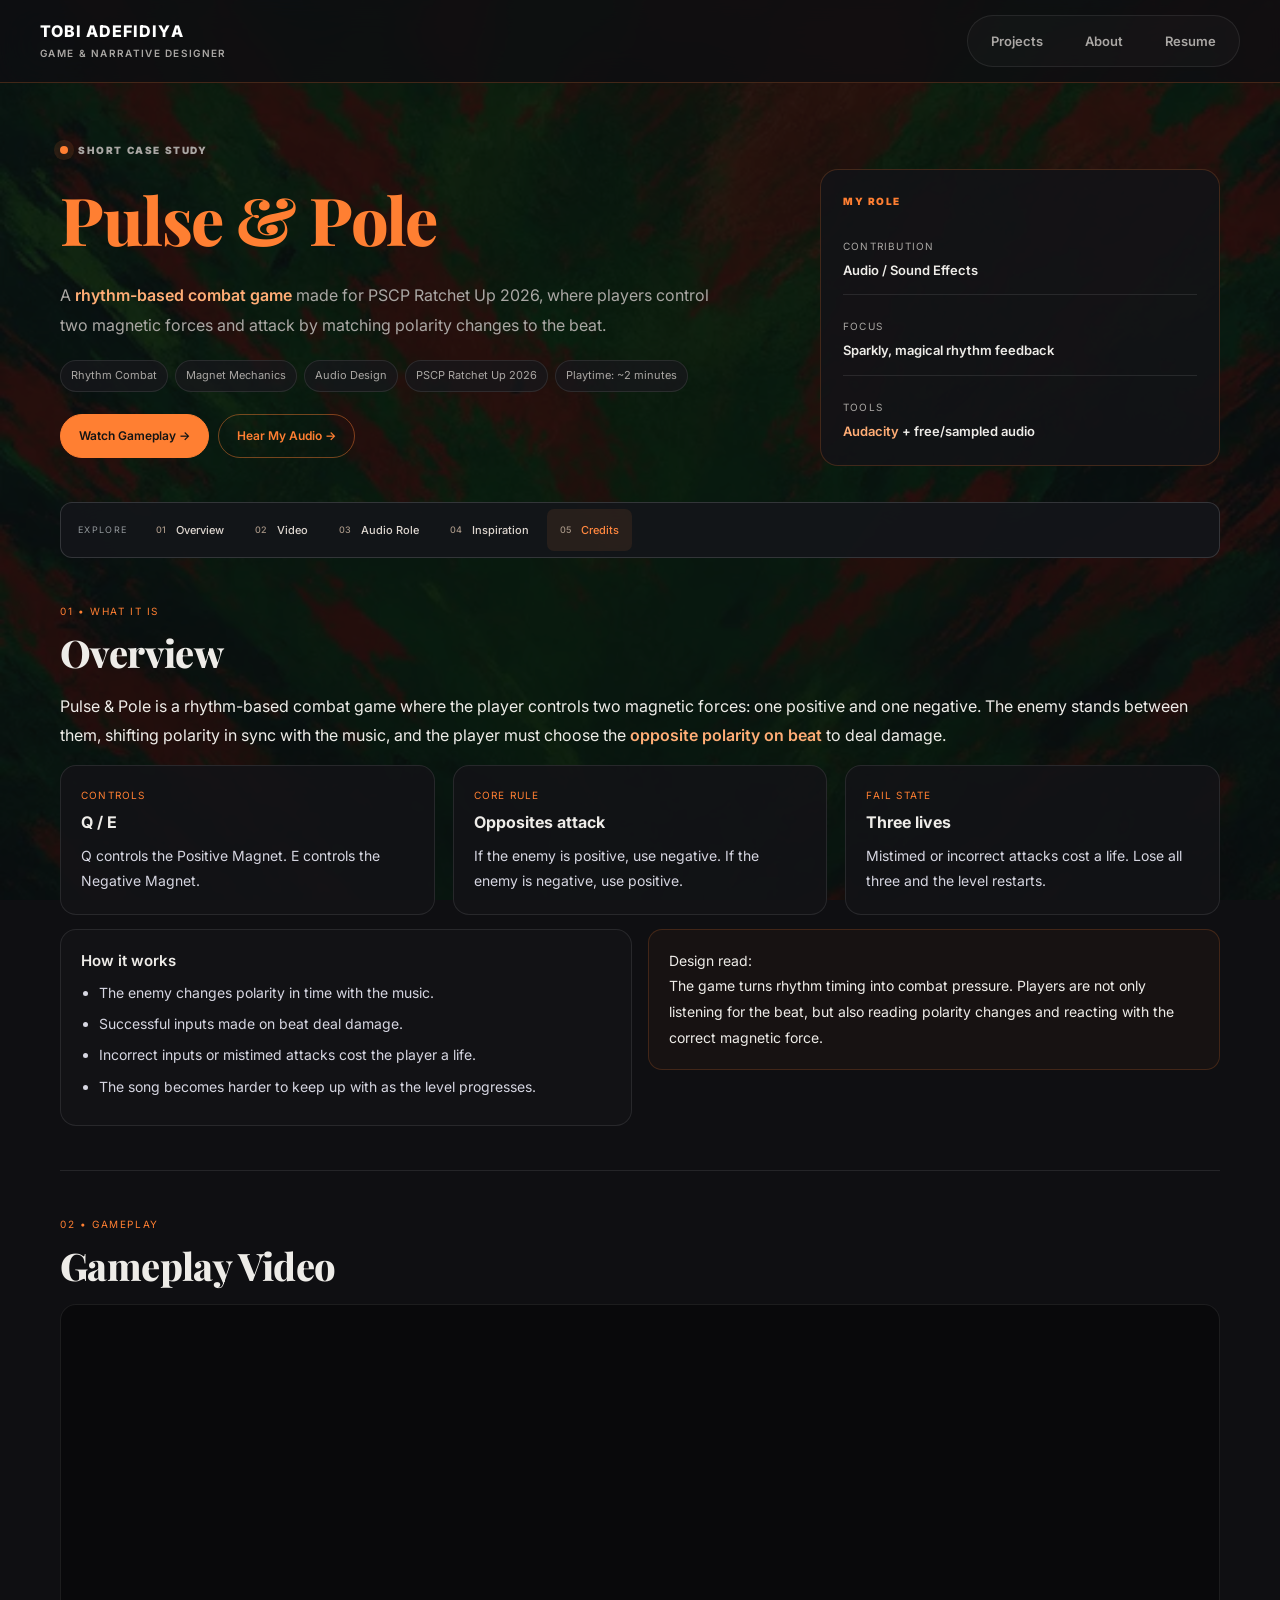
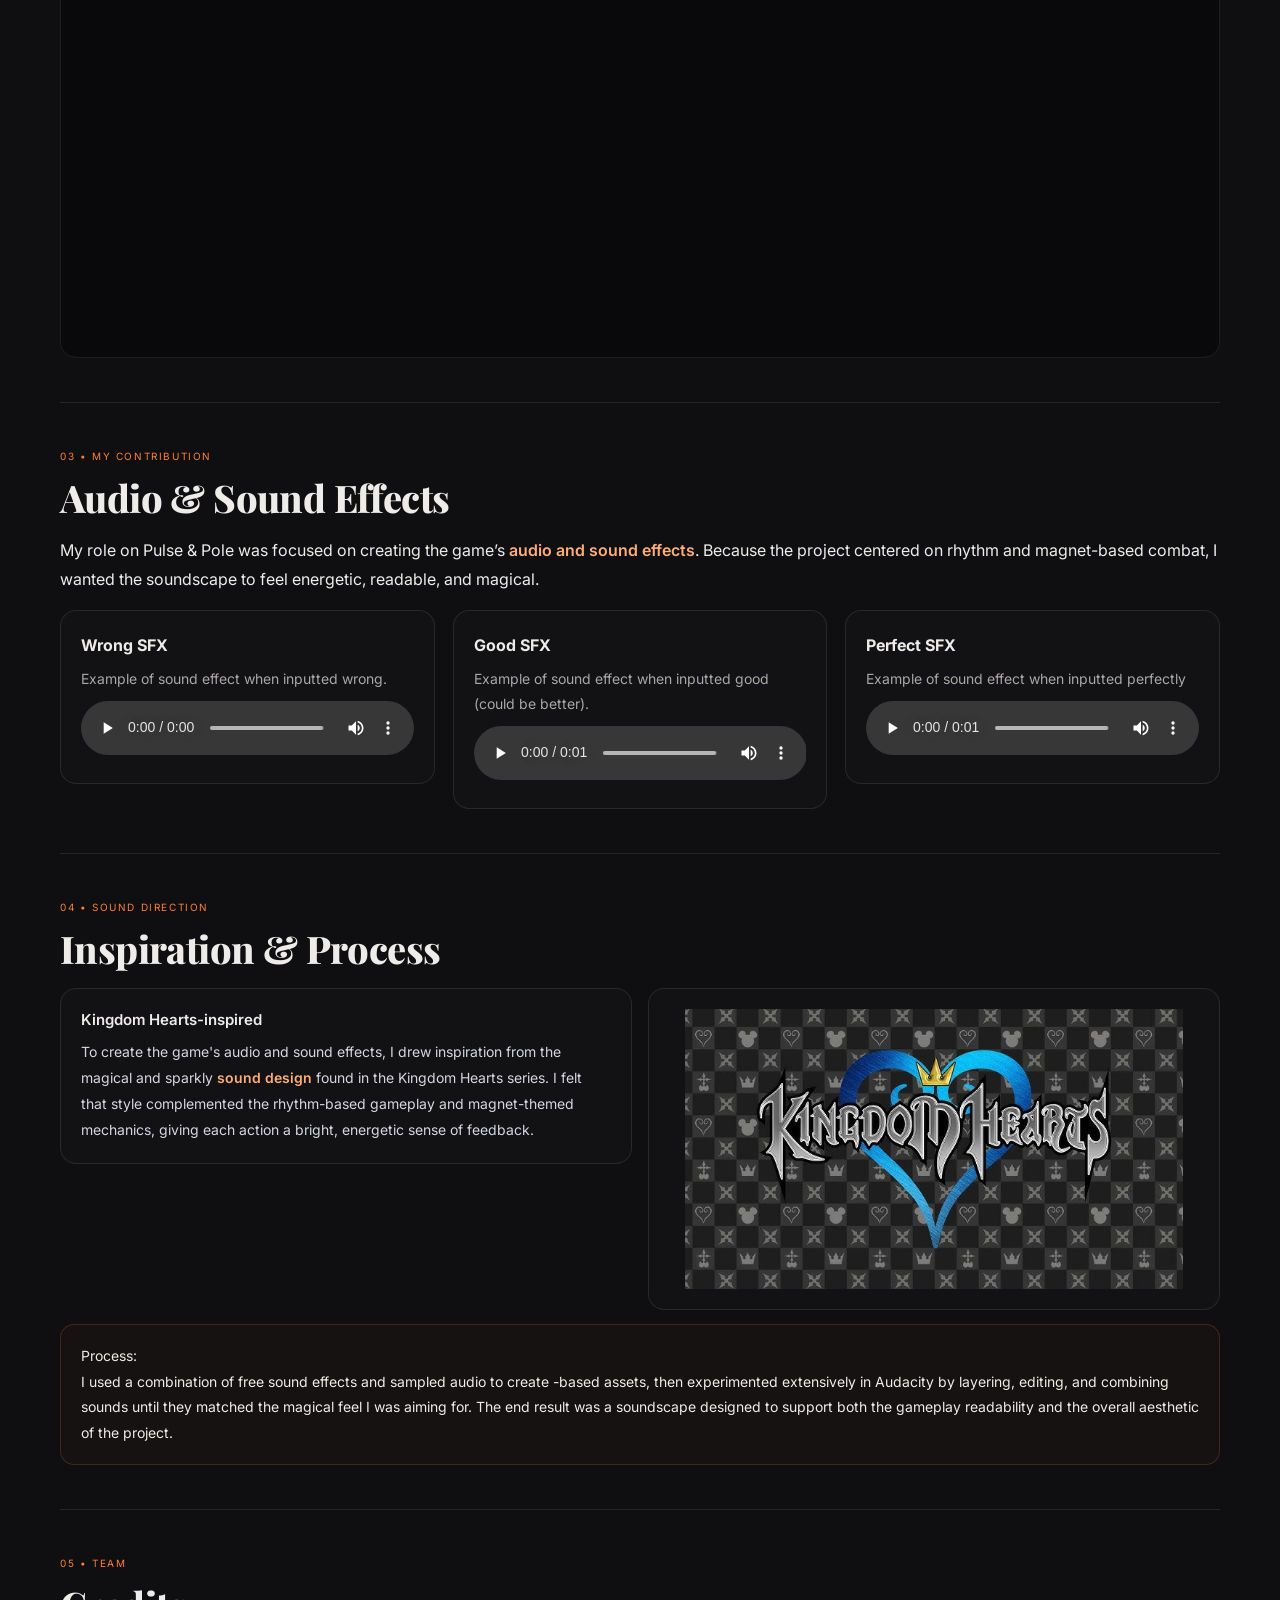
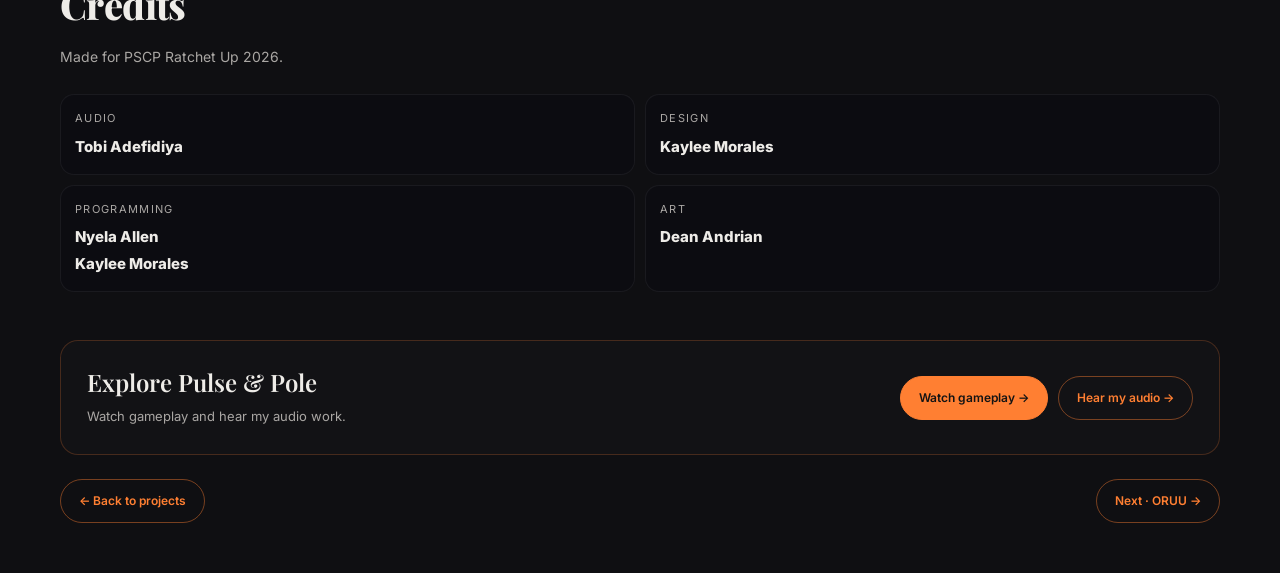
<file: projects/pulse-and-pole.html>
<!DOCTYPE html>
<html lang="en">
<head>
<meta charset="utf-8">
<meta name="viewport" content="width=device-width, initial-scale=1">
<title>Pulse &amp; Pole: Case Study | Wabu Games</title>

<link rel="preconnect" href="https://fonts.googleapis.com">
<link rel="preconnect" href="https://fonts.gstatic.com" crossorigin>
<link href="https://fonts.googleapis.com/css2?family=Inter:wght@300;400;600;800&amp;family=Playfair+Display:wght@600;800&amp;display=swap" rel="stylesheet">
<link rel="stylesheet" href="../assets/site.css?v=1">

<style>
:root{
  --bg:#0f0f12; --ink:#e8e8ee; --muted:#a7a7b3;
  --brand:#ff7f32; --purple:#8c68ff;
  --line:#26262e; --max:1180px;
  --r:18px; --shadow:0 16px 34px rgba(0,0,0,.45);
}
*{box-sizing:border-box}
html{scroll-behavior:smooth}
body{
  margin:0; color:var(--ink);
  font:400 16px/1.65 Inter,system-ui,Segoe UI,Roboto;
  background:#000 url("https://wabuzero.github.io/wabugames.github.io/Wallpaper.png") center/cover fixed no-repeat;
  overflow-x:hidden;
}
a{color:inherit}
.overlay{position:fixed; inset:0; background:rgba(10,10,12,.62); z-index:0}
.page{position:relative; z-index:1}

#progress{
  position:fixed; top:0; left:0; height:3px; width:0%;
  background:linear-gradient(90deg, var(--brand), var(--purple));
  z-index:999;
  box-shadow:0 10px 24px rgba(0,0,0,.55);
}

nav{
  position:sticky !important; top:0 !important; height:64px !important; z-index:10 !important;
  backdrop-filter:saturate(120%) blur(10px) !important;
  background:rgba(15,15,18,.7) !important; border-bottom:1px solid var(--line) !important;
}
.navwrap{
  max-width:1200px !important; margin:auto !important; height:64px !important;
  display:flex !important; align-items:center !important; justify-content:space-between !important;
  padding:0 20px !important; gap:0 !important;
}
.brand{display:flex !important; align-items:center !important; gap:12px !important; font-weight:800 !important; letter-spacing:.04em !important;}
.brand span:first-child{color:#fff !important}
.brand .pipe{opacity:.6 !important}
.navlinks{display:flex !important; gap:20px !important; justify-content:flex-end !important; flex-wrap:nowrap !important}
.navlinks a{
  color:var(--muted) !important; text-decoration:none !important; font-weight:700 !important;
  padding:8px 10px !important; border-radius:10px !important; border:0 !important;
  background:transparent !important; transition:color .15s, background .15s !important;
}
.navlinks a:hover{color:var(--ink) !important; background:rgba(255,127,50,.08) !important}

.hero{
  position:relative; padding:78px 18px 42px;
  background:
    radial-gradient(circle at 12% 0%, rgba(255,127,50,.22) 0, transparent 55%),
    radial-gradient(circle at 88% 8%, rgba(140,104,255,.18) 0, transparent 55%),
    linear-gradient(180deg, rgba(10,10,12,.92) 0%, rgba(10,10,12,.70) 42%, rgba(10,10,12,0) 100%),
    url("https://wabuzero.github.io/wabugames.github.io/assets/pulse-pole-hero.jpg") center/cover no-repeat;
  border-bottom:1px solid var(--line);
}
.hero .inner{max-width:var(--max); margin:auto}
.kicker{
  display:inline-flex; gap:10px; align-items:center; color:var(--muted); font-weight:900;
  letter-spacing:.16em; text-transform:uppercase; margin-bottom:10px; font-size:11px;
}
.kicker .dot{width:8px; height:8px; border-radius:50%; background:var(--brand); box-shadow:0 0 0 6px rgba(255,127,50,.12)}
h1{font:800 48px/1.08 "Playfair Display",serif; margin:0 0 12px; color:#fff; text-shadow:0 6px 22px rgba(0,0,0,.7)}
.hero-sub{display:grid; grid-template-columns:1.35fr .65fr; gap:18px; align-items:start}
.deck{color:#e9e9ef; max-width:820px; margin:10px 0 0; font-size:18px}
.meta{display:flex; flex-wrap:wrap; gap:10px; margin:14px 0 4px}
.pill{border:1px solid var(--line); background:rgba(20,20,24,.7); color:var(--muted); padding:6px 10px; border-radius:999px; font-size:13px}
.hero-card{background:rgba(8,8,12,.78); border:1px solid rgba(255,255,255,.08); border-radius:16px; padding:14px; box-shadow:var(--shadow)}
.hero-card h3{margin:0 0 10px; font-weight:900; letter-spacing:.12em; text-transform:uppercase; color:#ffd4b5; font-size:11px}
.fact{padding:10px 12px; border-radius:14px; border:1px solid rgba(255,255,255,.06); background:rgba(5,5,8,.78)}
.fact + .fact{margin-top:10px}
.fact-label{text-transform:uppercase; letter-spacing:.12em; font-size:11px; color:var(--muted); margin-bottom:4px}
.fact-value{font-weight:650; font-size:14px}
.cta-row{display:flex; flex-wrap:wrap; gap:10px; margin-top:14px}
.btn{display:inline-flex; align-items:center; justify-content:center; padding:9px 14px; border-radius:999px; font-size:14px; font-weight:800; text-decoration:none; border:1px solid transparent}
.btn-primary{background:var(--brand); color:#111; box-shadow:0 10px 26px rgba(0,0,0,.6)}
.btn-ghost{background:transparent; color:var(--brand); border-color:var(--brand)}

.wrap{max-width:var(--max); margin:auto; padding:28px 18px 64px}
.grid{display:grid; grid-template-columns:300px 1fr; gap:26px}
.toc{position:sticky; top:86px; align-self:start; background:rgba(18,18,22,.9); border:1px solid var(--line); border-radius:var(--r); padding:16px; box-shadow:var(--shadow)}
.toc h4{margin:0 0 8px; font-weight:900; color:#ffd4b5; letter-spacing:.04em; text-transform:uppercase; font-size:11px}
.toc a{display:block; color:var(--muted); text-decoration:none; padding:9px 12px; border-radius:12px; font-weight:750; font-size:14px}
.toc a + a{margin-top:2px}
.toc a:hover,.toc a.active{color:var(--brand); background:linear-gradient(90deg, rgba(255,127,50,.12), transparent)}

.section{
  background:rgba(15,15,18,.92); border-radius:var(--r); padding:24px 24px 22px; margin-bottom:24px;
  border:1px solid rgba(255,255,255,.03); box-shadow:var(--shadow); position:relative; overflow:hidden; scroll-margin-top:90px;
}
.section::before{
  content:""; position:absolute; inset:-1px; border-radius:inherit; border:1px solid transparent;
  background:radial-gradient(circle at 0 0, rgba(255,127,50,.30), transparent 55%), radial-gradient(circle at 100% 0, rgba(140,104,255,.18), transparent 55%);
  mix-blend-mode:screen; opacity:.22; pointer-events:none;
}
.section > *{position:relative; z-index:1}
.section h2{font:800 28px/1.18 "Playfair Display",serif; margin:0 0 10px; color:var(--brand)}
.section-header-eyebrow{text-transform:uppercase; letter-spacing:.12em; font-size:11px; color:var(--muted); margin-bottom:4px}
.section-sub{color:var(--muted); font-size:14px; margin-bottom:12px}
.lead{color:#d7d7e3; font-size:18px; margin-top:4px}

.card-grid,.audio-grid,.media-grid{display:grid; gap:14px; grid-template-columns:repeat(3,minmax(0,1fr)); margin-top:14px}
.mini-card,.audio-card,.box,.credit-item{
  border-radius:14px; padding:14px; background:rgba(12,12,18,.92); border:1px solid rgba(255,255,255,.06);
}
.mini-k,.credit-label{font-size:11px; text-transform:uppercase; letter-spacing:.12em; color:var(--muted); margin-bottom:4px}
.mini-card h3,.audio-card h3{margin:0 0 6px; font-size:16px}
.mini-card p,.audio-card p{margin:0; color:#d6d6e1; font-size:14px}
.audio-card p{color:var(--muted); margin-bottom:10px}
.audio-card audio{width:100%}
.feature{display:grid; grid-template-columns:1fr 1fr; gap:16px; margin-top:14px; align-items:start}
.box ul{margin:8px 0 0; padding-left:18px; color:#d6d6e1; font-size:14px}
.box li{margin:6px 0}
.callout{background:rgba(255,127,50,.10); border:1px solid rgba(255,127,50,.28); padding:14px; border-radius:14px; color:#ffd3b8; font-size:14px}
.callout strong{font-weight:900}

.embed{border-radius:16px; overflow:hidden; border:1px solid rgba(255,255,255,.08); background:rgba(0,0,0,.35)}
.embed .frame{position:relative; width:100%; padding-top:56.25%}
.embed iframe{position:absolute; inset:0; width:100%; height:100%; border:0}

.media-grid figure{margin:0; border:1px solid var(--line); border-radius:14px; overflow:hidden; background:radial-gradient(circle at 0 0, #181824, #050508)}
.media-grid img,.media-grid video{width:100%; height:220px; object-fit:cover; display:block}
.media-grid figcaption{padding:8px 10px 10px; font-size:13px; color:var(--muted); border-top:1px solid var(--line)}
.media-meta{font-size:11px; text-transform:uppercase; letter-spacing:.12em; opacity:.7; margin-top:3px}
.credit-list{display:grid; gap:10px; grid-template-columns:repeat(2,minmax(0,1fr)); margin-top:12px}
.credit-value{margin-top:3px; font-weight:800}
.nextprev{display:flex; justify-content:space-between; gap:12px; margin-top:18px}
.nextprev a{text-decoration:none; color:#111; background:var(--brand); font-weight:900; padding:10px 14px; border-radius:12px}
.nextprev a.ghost{background:transparent; color:var(--brand); border:2px solid var(--brand)}
#toTop{position:fixed; right:18px; bottom:20px; width:44px; height:44px; display:grid; place-items:center; border-radius:50%; background:rgba(18,18,22,.95); border:1px solid var(--line); color:var(--ink); box-shadow:var(--shadow); cursor:pointer; opacity:0; pointer-events:none; transition:opacity .2s, transform .2s; z-index:20}
#toTop.show{opacity:1; pointer-events:auto}

@media (max-width:1060px){.grid{grid-template-columns:1fr}}
@media (max-width:980px){.hero-sub,.feature{grid-template-columns:1fr}.card-grid,.audio-grid,.media-grid{grid-template-columns:repeat(2,minmax(0,1fr))}}
@media (max-width:720px){
  nav{height:auto !important}
  .navwrap{height:auto !important; padding:12px 14px !important; flex-direction:column !important; align-items:center !important; justify-content:center !important; gap:10px !important}
  .brand{flex-direction:column !important; align-items:center !important; text-align:center !important; gap:6px !important; line-height:1.2 !important}
  .brand .pipe{display:none !important}
  .navlinks{width:100% !important; justify-content:center !important; flex-wrap:wrap !important; gap:10px !important}
  .navlinks a{padding:10px 14px !important; border-radius:999px !important; background:rgba(15,15,18,.55) !important; border:1px solid rgba(255,255,255,.10) !important}
  .toc{display:none}.wrap{padding:20px 14px 56px}.hero{padding:58px 14px 30px}h1{font-size:36px}.deck{font-size:16px}.section{padding:18px 16px 16px}.section h2{font-size:24px}.feature,.card-grid,.audio-grid,.credit-list,.media-grid{grid-template-columns:1fr}
}
</style>
<link rel="stylesheet" href="../assets/portfolio-chrome.css"><link rel="stylesheet" href="../assets/section-nav.css"><link rel="stylesheet" href="../assets/case-study.css"><link rel="stylesheet" href="../assets/portfolio-refinements.css"><link rel="stylesheet" href="../assets/media-preview.css"></head>

<body class="case-study">
<header class="site-header portfolio-header"><nav class="navbar" aria-label="Main navigation"><a class="header-brand" href="../index.html" aria-label="Tobi Adefidiya: homepage"><span class="brand-copy"><span class="brand-name">TOBI ADEFIDIYA</span><span class="brand-role">GAME &amp; NARRATIVE DESIGNER</span></span></a><div class="navlinks"><a href="../index.html#tobi-wheel-home" class="navlink">Projects</a><a href="../index.html#about" class="navlink">About</a><a href="../index.html#resume" class="navlink">Resume</a></div></nav></header><div id="progress"></div>
<div class="overlay"></div>
<div class="page">

<header class="hero">
  <div class="inner">
    <div class="kicker"><span class="dot"></span> Short Case Study</div>
    <div class="hero-sub">
      <div>
        <h1>Pulse &amp; Pole</h1>
        <p class="deck">A <strong class="portfolio-keyword">rhythm-based combat game</strong> made for PSCP Ratchet Up 2026, where players control two magnetic forces and attack by matching polarity changes to the beat.</p>
        <div class="meta">
          <span class="pill">Rhythm Combat</span><span class="pill">Magnet Mechanics</span><span class="pill">Audio Design</span><span class="pill">PSCP Ratchet Up 2026</span><span class="pill">Playtime: ~2 minutes</span>
        </div>
        <div class="cta-row"><a class="btn btn-primary" href="#video">Watch Gameplay →</a><a class="btn btn-ghost" href="#audio">Hear My Audio →</a></div>
      </div>
      <aside class="hero-card">
        <h3>My role</h3>
        <div class="fact"><div class="fact-label">Contribution</div><div class="fact-value">Audio / Sound Effects</div></div>
        <div class="fact"><div class="fact-label">Focus</div><div class="fact-value">Sparkly, magical rhythm feedback</div></div>
        <div class="fact"><div class="fact-label">Tools</div><div class="fact-value"><strong class="portfolio-keyword">Audacity</strong> + free/sampled audio</div></div>
      </aside>
    </div>
  </div>
</header>

<main class="wrap">
  <nav class="jump-nav" id="toc" aria-label="Case study sections"><span class="nav-label">Explore</span><a href="#overview"><small>01</small> Overview</a><a href="#video"><small>02</small> Video</a><a href="#audio"><small>03</small> Audio Role</a><a href="#inspiration"><small>04</small> Inspiration</a><a href="#credits"><small>05</small> Credits</a></nav><div class="grid">
    <div>
      <section id="overview" class="section">
        <div class="section-header-eyebrow">01 • What it is</div>
        <h2>Overview</h2>
        <p class="lead">Pulse &amp; Pole is a rhythm-based combat game where the player controls two magnetic forces: one positive and one negative. The enemy stands between them, shifting polarity in sync with the music, and the player must choose the <strong class="portfolio-keyword">opposite polarity</strong> <strong class="portfolio-keyword">on beat</strong> to deal damage.</p>
        <div class="card-grid">
          <div class="mini-card"><div class="mini-k">Controls</div><h3>Q / E</h3><p>Q controls the Positive Magnet. E controls the Negative Magnet.</p></div>
          <div class="mini-card"><div class="mini-k">Core rule</div><h3>Opposites attack</h3><p>If the enemy is positive, use negative. If the enemy is negative, use positive.</p></div>
          <div class="mini-card"><div class="mini-k">Fail state</div><h3>Three lives</h3><p>Mistimed or incorrect attacks cost a life. Lose all three and the level restarts.</p></div>
        </div>
        <div class="feature">
          <div class="box"><h3 style="margin:0 0 8px">How it works</h3><ul><li>The enemy changes polarity in time with the music.</li><li>Successful inputs made on beat deal damage.</li><li>Incorrect inputs or mistimed attacks cost the player a life.</li><li>The song becomes harder to keep up with as the level progresses.</li></ul></div>
          <div class="callout">Design read:<br>The game turns rhythm timing into combat pressure. Players are not only listening for the beat, but also reading polarity changes and reacting with the correct magnetic force.</div>
        </div>
      </section>

      <section id="video" class="section">
        <div class="section-header-eyebrow">02 • Gameplay</div>
        <h2>Gameplay Video</h2>
        <div class="embed" style="margin-top:12px"><div class="frame"><iframe src="https://www.youtube.com/embed/6wwPf11FYcI" title="Pulse &amp; Pole Gameplay" allow="accelerometer; autoplay; clipboard-write; encrypted-media; gyroscope; picture-in-picture; web-share" referrerpolicy="strict-origin-when-cross-origin" allowfullscreen></iframe></div></div>
      </section>

      <section id="audio" class="section">
        <div class="section-header-eyebrow">03 • My contribution</div>
        <h2>Audio &amp; Sound Effects</h2>
        <p class="lead">My role on Pulse &amp; Pole was focused on creating the game’s <strong class="portfolio-keyword">audio and sound effects</strong>. Because the project centered on rhythm and magnet-based combat, I wanted the soundscape to feel energetic, readable, and magical.</p>
        <div class="audio-grid">
          <div class="audio-card"><h3>Wrong SFX</h3><p>Example of sound effect when inputted wrong.</p><audio controls src="https://wabuzero.github.io/wabugames.github.io/assets/wrong.mp3"></audio></div>
          <div class="audio-card"><h3>Good SFX</h3><p>Example of sound effect when inputted good (could be better).</p><audio controls src="https://wabuzero.github.io/wabugames.github.io/assets/good.mp3"></audio></div>
          <div class="audio-card"><h3>Perfect SFX</h3><p>Example of sound effect when inputted perfectly</p><audio controls src="https://wabuzero.github.io/wabugames.github.io/assets/perfect.mp3"></audio></div>
        </div>
      </section>

      <section id="inspiration" class="section">
        <div class="section-header-eyebrow">04 • Sound direction</div>
        <h2>Inspiration &amp; Process</h2>
        
<div class="feature">
  <div class="box">
    <h3 style="margin:0 0 8px">Kingdom Hearts-inspired </h3>
    <p style="margin:0;color:#d6d6e1">
      To create the game's audio and sound effects, I drew inspiration from the magical and sparkly <strong class="portfolio-keyword">sound design</strong> found in the Kingdom Hearts series. I felt that style complemented the rhythm-based gameplay and magnet-themed mechanics, giving each action a bright, energetic sense of feedback.
    </p>
  </div>

  <div class="box" style="display:flex;align-items:center;justify-content:center;">
    <img src="https://wabuzero.github.io/wabugames.github.io/assets/pulse-pole-kh-logo.jpg" alt="Kingdom Hearts inspiration" class="zoomable" style="
        width:100%;
        max-height:280px;
        object-fit:contain;
        display:block;
        margin:auto;
      ">
  </div>
</div>

        <div class="callout" style="margin-top:14px">Process:<br>I used a combination of free sound effects and sampled audio to create -based assets, then experimented extensively in Audacity by layering, editing, and combining sounds until they matched the magical feel I was aiming for. The end result was a soundscape designed to support both the gameplay readability and the overall aesthetic of the project.</div>
      </section>

      <section id="credits" class="section case-study-final-section">
        <div class="section-header-eyebrow">05 • Team</div>
        <h2>Credits</h2>
        <p class="section-sub">Made for PSCP Ratchet Up 2026.</p>
        <div class="credit-list">
          <div class="credit-item"><div class="credit-label">Audio</div><div class="credit-value">Tobi Adefidiya</div></div>
          <div class="credit-item"><div class="credit-label">Design</div><div class="credit-value">Kaylee Morales</div></div>
          <div class="credit-item"><div class="credit-label">Programming</div><div class="credit-value">Nyela Allen<br>Kaylee Morales</div></div>
          <div class="credit-item"><div class="credit-label">Art</div><div class="credit-value">Dean Andrian</div></div>
        </div>
        </section>
    </div>
  </div>
<aside class="case-next-step" aria-label="Explore Pulse &amp; Pole"><div class="case-action-copy"><h3>Explore Pulse &amp; Pole</h3><p>Watch gameplay and hear my audio work.</p></div><div class="cta-row"><a class="btn btn-primary" href="#video">Watch gameplay →</a><a class="btn btn-ghost" href="#audio">Hear my audio →</a></div></aside><nav class="project-pagination" aria-label="Project navigation"><a class="btn btn-ghost project-back" href="../index.html#tobi-wheel-home">← Back to projects</a><a class="btn btn-ghost project-next" href="oruu.html">Next · ORUU →</a></nav></main>

<button id="toTop" aria-label="Back to top">▲</button>
</div>

<script>
const progress=document.getElementById('progress');
window.addEventListener('scroll',()=>{const h=document.documentElement;const pct=(h.scrollTop/(h.scrollHeight-h.clientHeight))*100;progress.style.width=pct+'%'});
const links=[...document.querySelectorAll('#toc a')];
const sections=links.map(a=>document.querySelector(a.getAttribute('href')));
const io=new IntersectionObserver((entries)=>{entries.forEach(e=>{const i=sections.indexOf(e.target);if(i>=0) links[i].classList.toggle('active',e.isIntersecting)})},{rootMargin:'-40% 0px -50% 0px',threshold:0});
sections.forEach(s=>s&&io.observe(s));
const toTop=document.getElementById('toTop');
window.addEventListener('scroll',()=>toTop.classList.toggle('show',window.scrollY>800));
toTop.addEventListener('click',()=>window.scrollTo({top:0,behavior:'smooth'}));
</script>
<script src="../assets/portfolio-chrome.js"></script><script src="../assets/section-nav.js"></script><script src="../assets/portfolio-refinements.js"></script><script src="../assets/media-preview.js"></script></body>
</html>
</file>
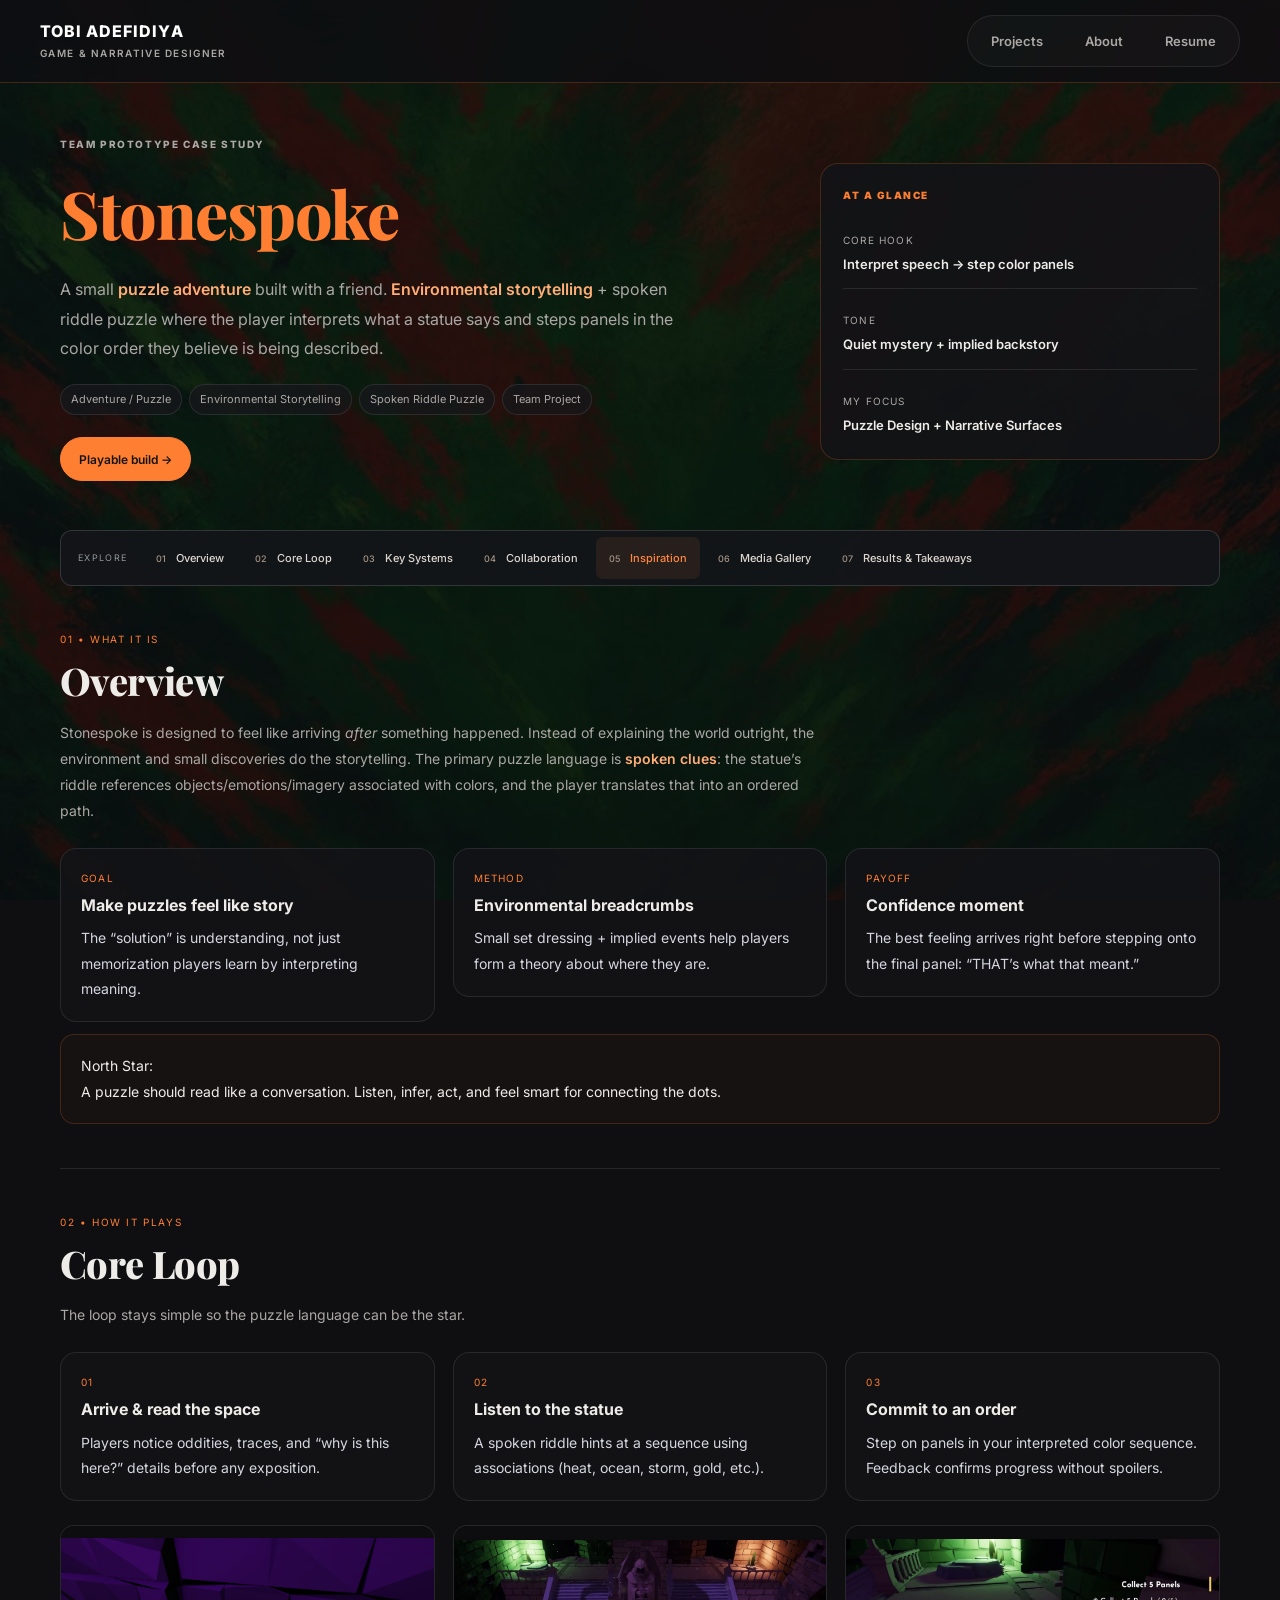
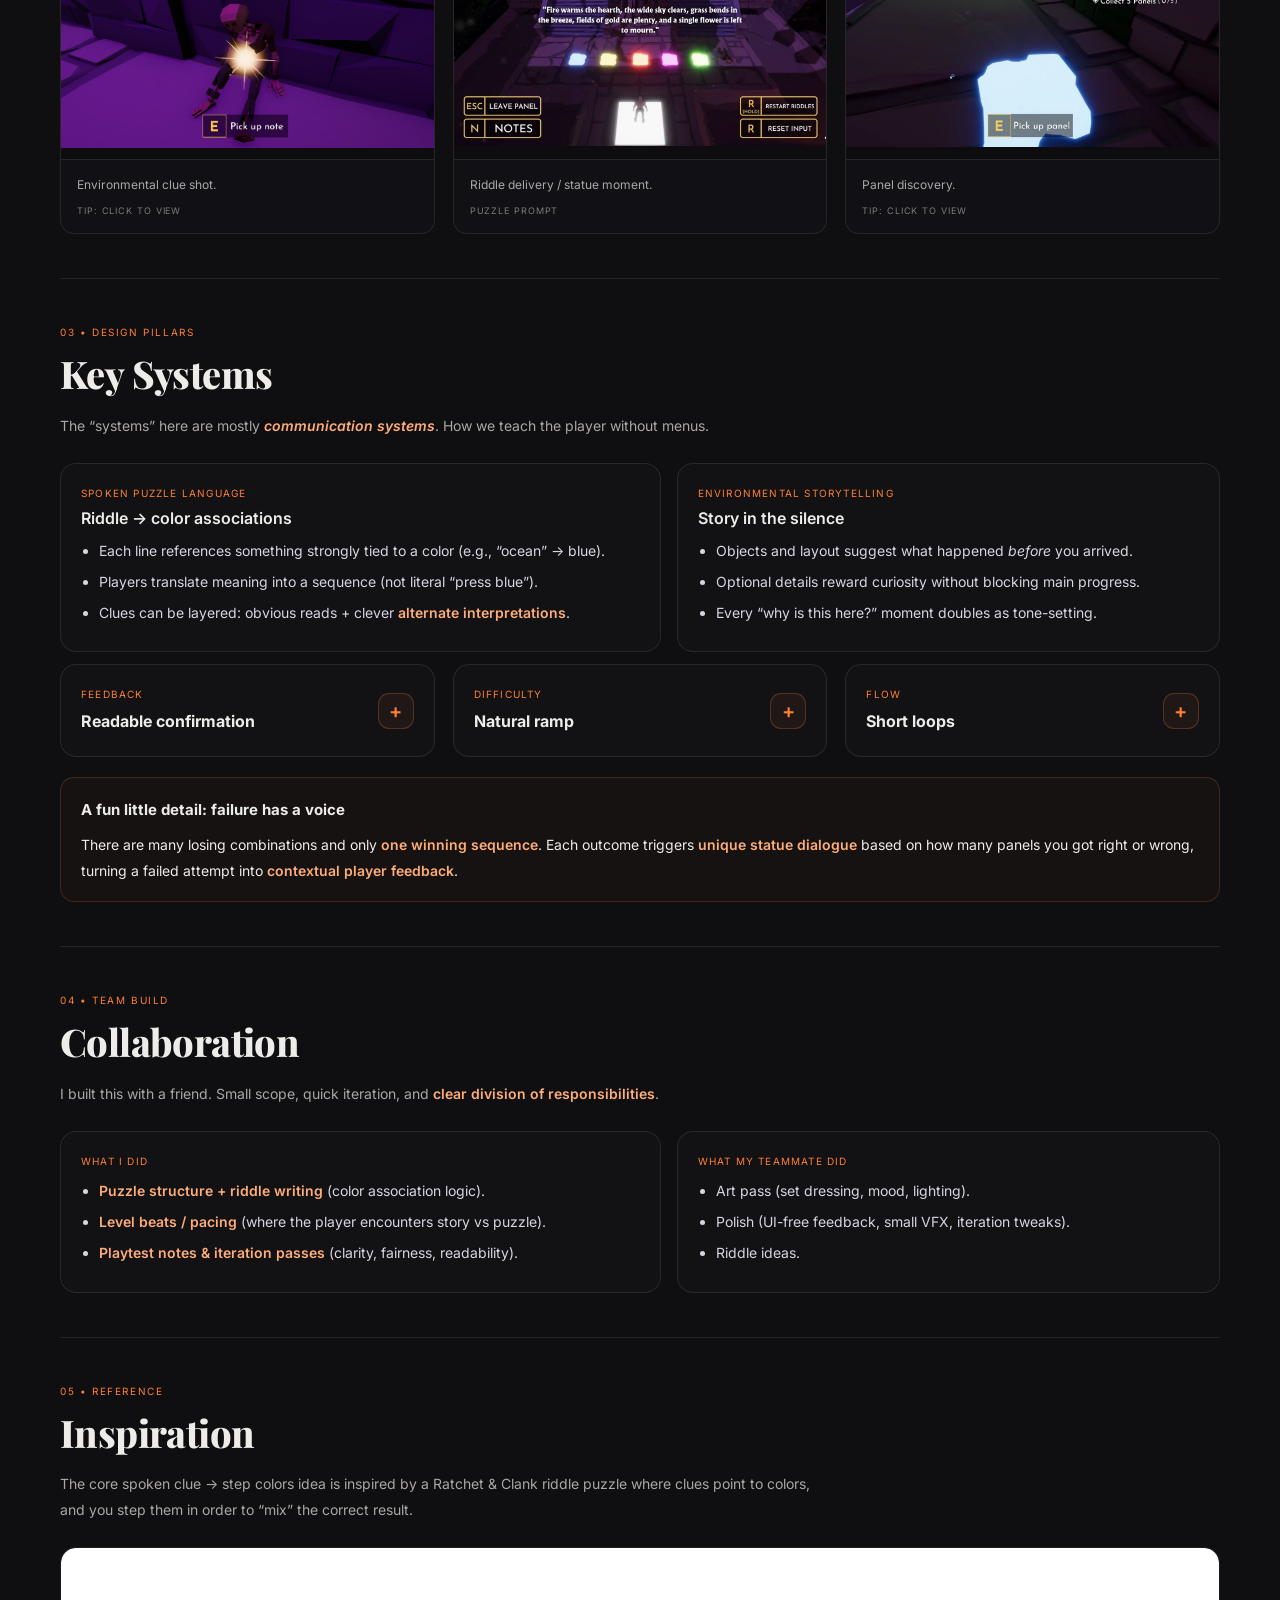
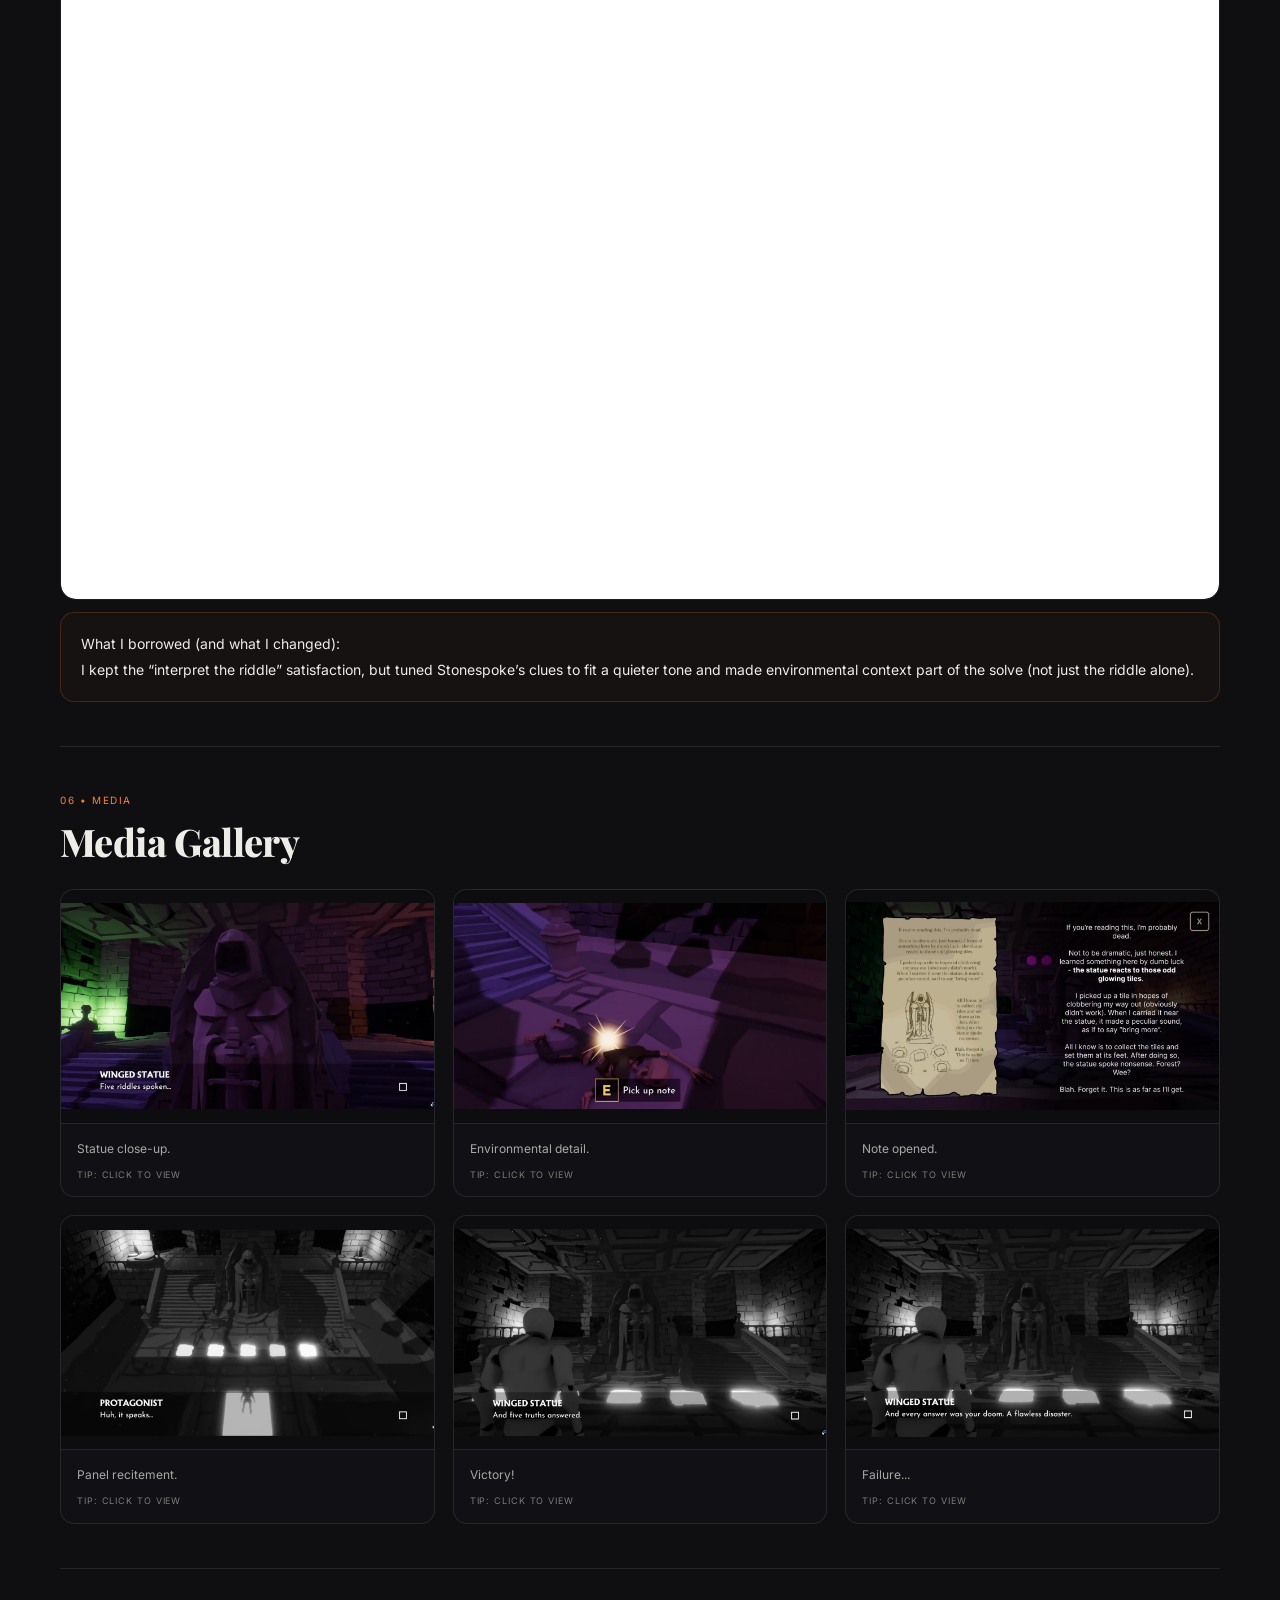
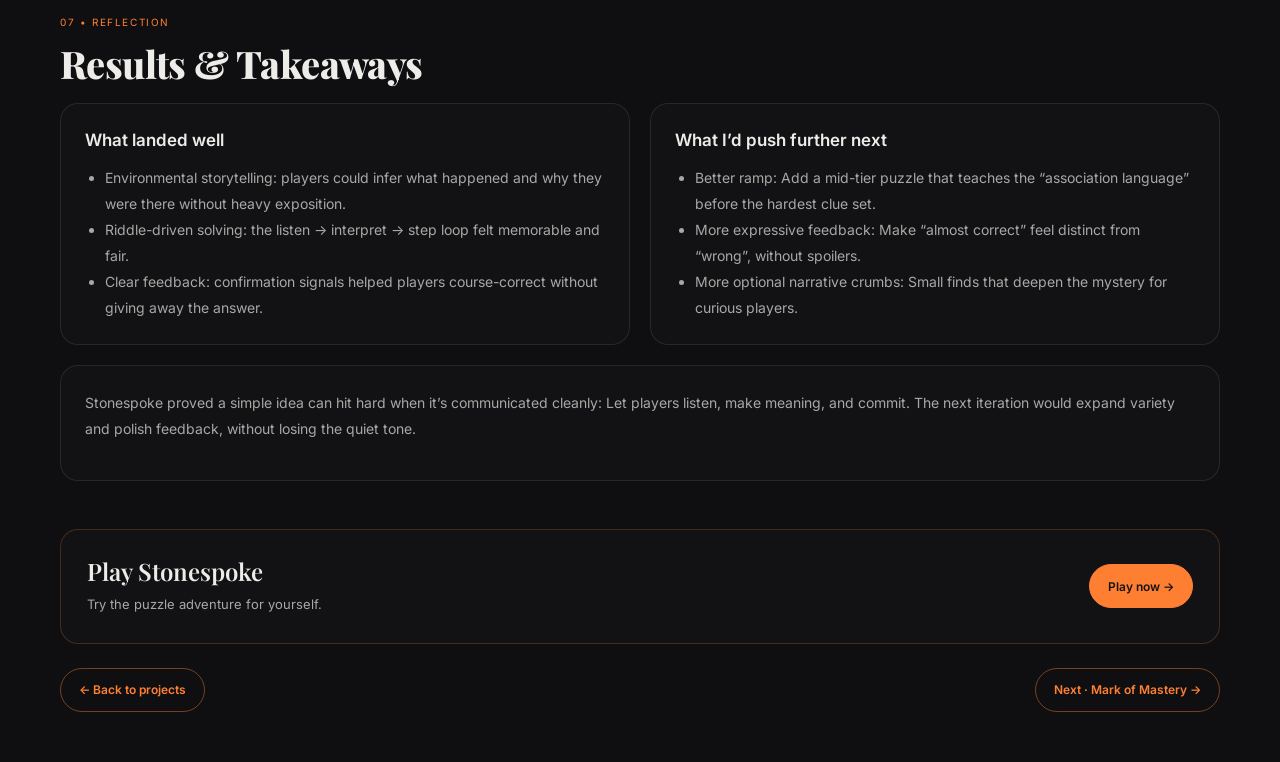
<file: projects/stonespoke.html>
<!DOCTYPE html>
<html lang="en">
<head>
<meta charset="utf-8">
<meta name="viewport" content="width=device-width, initial-scale=1">
<title>Stonespoke: Case Study | Wabu Games</title>

<link rel="preconnect" href="https://fonts.googleapis.com">
<link rel="preconnect" href="https://fonts.gstatic.com" crossorigin>
<link href="https://fonts.googleapis.com/css2?family=Inter:wght@300;400;600;800&amp;family=Playfair+Display:wght@600;800&amp;display=swap" rel="stylesheet">
<link rel="stylesheet" href="../assets/site.css?v=1">
  
<style>
:root{
  --bg:#0f0f12; --ink:#e8e8ee; --muted:#a7a7b3;
  --brand:#ff7f32; --purple:#8c68ff;
  --line:#26262e; --max:1180px;
  --r:18px; --shadow:0 16px 34px rgba(0,0,0,.45);
}
*{box-sizing:border-box}
html{scroll-behavior:smooth}
body{
  margin:0; color:var(--ink);
  font:400 16px/1.65 Inter,system-ui,Segoe UI,Roboto;
  background:#000 url("https://wabuzero.github.io/wabugames.github.io/Wallpaper.png") center/cover fixed no-repeat;
}
a{color:inherit}
.overlay{position:fixed; inset:0; background:rgba(10,10,12,.62); z-index:0}
.page{position:relative; z-index:1}

/* Scroll progress (orange -> purple) */
#progress{
  position:fixed; top:0; left:0; height:3px; width:0%;
  background:linear-gradient(90deg, var(--brand), var(--purple));
  z-index:999;
  box-shadow:0 10px 24px rgba(0,0,0,.55);
}

/* Top nav */
nav{
  position:sticky; top:0; z-index:10; height:62px;
  backdrop-filter:blur(10px) saturate(120%);
  background:rgba(15,15,18,.78); border-bottom:1px solid var(--line);
}
.navwrap{max-width:var(--max); margin:auto; height:62px; display:flex; align-items:center; justify-content:space-between; padding:0 18px}
.brand{display:flex; align-items:center; gap:12px; font-weight:800}
.brand span:first-child{color:#fff}
.brand .pipe{opacity:.6}
.navlinks{display:flex; gap:18px}
.navlinks a{color:var(--muted); text-decoration:none; font-weight:700; padding:8px 10px; border-radius:10px}
.navlinks a:hover{color:var(--ink); background:rgba(255,127,50,.08)}
.navlinks a.active{color:var(--brand)}

/* Hero */
.hero{
  position:relative; padding:78px 18px 42px;
  background:
    radial-gradient(circle at 12% 0%, rgba(255,127,50,.22) 0, transparent 55%),
    radial-gradient(circle at 88% 8%, rgba(140,104,255,.18) 0, transparent 55%),
    linear-gradient(180deg, rgba(10,10,12,.92) 0%, rgba(10,10,12,.70) 42%, rgba(10,10,12,0) 100%),
    url("https://wabuzero.github.io/wabugames.github.io/assets/stonespoke-hero.jpg") center/cover no-repeat;
  border-bottom:1px solid var(--line);
}
.hero .inner{max-width:var(--max); margin:auto}
.kicker{
  color:var(--muted); font-weight:800; letter-spacing:.12em;
  text-transform:uppercase; margin-bottom:10px; font-size:11px;
}
h1{
  font:800 48px/1.08 "Playfair Display",serif; margin:0 0 12px;
  color:#fff; text-shadow:0 6px 22px rgba(0,0,0,.7);
}
.hero-sub{
  display:grid; grid-template-columns: 1.35fr .65fr; gap:18px; align-items:start;
}
@media (max-width:980px){ .hero-sub{grid-template-columns:1fr} }
.deck{color:#e9e9ef; max-width:820px; margin:10px 0 0; font-size:18px}
.meta{display:flex; flex-wrap:wrap; gap:10px; margin:14px 0 4px}
.pill{border:1px solid var(--line); background:rgba(20,20,24,.7); color:var(--muted); padding:6px 10px; border-radius:999px; font-size:13px}

.hero-card{
  background:rgba(8,8,12,.78);
  border:1px solid rgba(255,255,255,.08);
  border-radius:16px;
  padding:14px;
  box-shadow:var(--shadow);
}
.hero-card h3{
  margin:0 0 10px;
  font-weight:900; letter-spacing:.12em; text-transform:uppercase;
  color:#ffd4b5; font-size:11px;
}
.fact{padding:10px 12px; border-radius:14px; border:1px solid rgba(255,255,255,.06); background:rgba(5,5,8,.78)}
.fact + .fact{margin-top:10px}
.fact-label{text-transform:uppercase; letter-spacing:.12em; font-size:11px; color:var(--muted); margin-bottom:4px}
.fact-value{font-weight:650; font-size:14px}

.cta-row{display:flex; flex-wrap:wrap; gap:10px; margin-top:14px}
.btn{
  display:inline-flex; align-items:center; justify-content:center;
  padding:9px 14px; border-radius:999px;
  font-size:14px; font-weight:800; text-decoration:none;
  border:1px solid transparent;
}
.btn-primary{background:var(--brand); color:#111; box-shadow:0 10px 26px rgba(0,0,0,.6)}
.btn-primary:hover{filter:brightness(1.05)}
.btn-ghost{background:transparent; color:var(--brand); border-color:var(--brand)}
.btn-ghost:hover{background:rgba(255,127,50,.09)}
.btn-soft{background:rgba(140,104,255,.12); border:1px solid rgba(140,104,255,.32); color:#efeaff}
.btn-soft:hover{background:rgba(140,104,255,.16)}

/* Layout */
.wrap{max-width:var(--max); margin:auto; padding:28px 18px 64px}
.grid{display:grid; grid-template-columns:300px 1fr; gap:26px}
@media (max-width:1060px){ .grid{grid-template-columns:1fr} }

/* Sticky sidebar TOC */
.toc{
  position:sticky; top:86px; align-self:start;
  background:rgba(18,18,22,.9); border:1px solid var(--line); border-radius:var(--r); padding:16px;
  box-shadow:var(--shadow)
}
.toc h4{margin:0 0 8px; font-weight:900; color:#ffd4b5; letter-spacing:.04em; text-transform:uppercase; font-size:11px}
.toc a{
  display:block; color:var(--muted); text-decoration:none; padding:9px 12px; border-radius:12px; font-weight:750; font-size:14px;
}
.toc a + a{margin-top:2px}
.toc a:hover{color:var(--ink); background:rgba(255,127,50,.08)}
.toc a.active{
  color:var(--brand);
  background:linear-gradient(90deg, rgba(255,127,50,.12), transparent);
}

/* Section cards */
.section{
  background:rgba(15,15,18,.92);
  border-radius:var(--r); padding:24px 24px 22px; margin-bottom:24px;
  border:1px solid rgba(255,255,255,.03);
  box-shadow:var(--shadow);
  position:relative;
  overflow:hidden;
}
.section::before{
  content:"";
  position:absolute; inset:-1px;
  border-radius:inherit;
  border:1px solid transparent;
  background:
    radial-gradient(circle at 0 0, rgba(255,127,50,.30), transparent 55%),
    radial-gradient(circle at 100% 0, rgba(140,104,255,.18), transparent 55%);
  mix-blend-mode:screen;
  opacity:.22;
  pointer-events:none;
}
.section > *{position:relative; z-index:1}
.section h2{
  font:800 28px/1.18 "Playfair Display",serif; margin:0 0 10px; color:var(--brand);
}
.section-header-eyebrow{
  text-transform:uppercase; letter-spacing:.12em;
  font-size:11px; color:var(--muted); margin-bottom:4px;
}
.section-sub{color:var(--muted); font-size:14px; margin-bottom:12px}
.lead{color:#d7d7e3; font-size:18px; margin-top:4px}

/* Card grids */
.card-grid{display:grid; gap:14px; grid-template-columns:repeat(3, minmax(0,1fr)); margin-top:12px}
@media (max-width:980px){ .card-grid{grid-template-columns:repeat(2, minmax(0,1fr))} }
@media (max-width:560px){ .card-grid{grid-template-columns:1fr} }
.mini-card{
  border-radius:14px; padding:12px 14px 12px;
  background:rgba(12,12,18,.92);
  border:1px solid rgba(255,255,255,.05);
  font-size:14px;
}
.mini-k{font-size:11px; text-transform:uppercase; letter-spacing:.12em; color:var(--muted); margin-bottom:4px}
.mini-card h3{margin:0 0 6px; font-size:16px}
.mini-card p{margin:0; color:#d6d6e1; font-size:14px}

/* Feature rows */
.feature{
  display:grid; grid-template-columns: 1.05fr .95fr; gap:16px; margin-top:14px;
  align-items:start;
}
@media (max-width:900px){ .feature{grid-template-columns:1fr} }
.feature .box{
  border-radius:14px; padding:14px;
  background:rgba(12,12,18,.92);
  border:1px solid rgba(255,255,255,.06);
}
.feature ul{margin:8px 0 0; padding-left:18px; color:#d6d6e1; font-size:14px}
.feature li{margin:6px 0}

/* Media grid */
.media-grid{
  display:grid; gap:14px; grid-template-columns:repeat(3,1fr); margin-top:16px
}
.media-grid figure{
  margin:0; border:1px solid var(--line); border-radius:14px; overflow:hidden;
  background:radial-gradient(circle at 0 0, #181824, #050508);
}
.media-grid img, .media-grid video{
  width:100%; height:220px; object-fit:cover; display:block;
}
.media-grid .tall img, .media-grid .tall video{height:220px}
.media-grid figcaption{
  padding:8px 10px 10px; font-size:13px; color:var(--muted); border-top:1px solid var(--line)
}
.media-meta{
  font-size:11px; text-transform:uppercase; letter-spacing:.12em; opacity:.7; margin-top:3px;
}
@media (max-width:980px){ .media-grid{grid-template-columns:repeat(2,1fr)} }
@media (max-width:560px){ .media-grid{grid-template-columns:1fr} }

/* Embedded video */
.embed{
  border-radius:16px;
  overflow:hidden;
  border:1px solid rgba(255,255,255,.08);
  background:rgba(0,0,0,.35);
}
.embed .frame{
  position:relative; width:100%; padding-top:56.25%;
}
.embed iframe{
  position:absolute; inset:0; width:100%; height:100%;
  border:0;
}

/* Callout */
.callout{
  background:rgba(255,127,50,.10);
  border:1px solid rgba(255,127,50,.28);
  padding:14px; border-radius:14px; color:#ffd3b8; font-size:14px;
}
.callout strong{font-weight:900}

/* Results & Takeaways grid */
.results-grid{
  display:grid;
  grid-template-columns:repeat(2,minmax(0,1fr));
  gap:18px;
  margin-top:10px;
}
.results-grid h3{margin:0 0 6px; font-size:16px}
.results-grid ul{margin:0; padding-left:18px; font-size:14px}
@media (max-width:720px){ .results-grid{grid-template-columns:1fr} }

/* Next/Prev */
.nextprev{
  display:flex; justify-content:space-between; gap:12px; margin-top:18px;
}
.nextprev a{
  text-decoration:none; color:#111; background:var(--brand); font-weight:900; padding:10px 14px; border-radius:12px
}
.nextprev a.ghost{background:transparent; color:var(--brand); border:2px solid var(--brand)}

/* Back to top */
#toTop{
  position:fixed; right:18px; bottom:20px; width:44px; height:44px; display:grid; place-items:center;
  border-radius:50%; background:rgba(18,18,22,.95); border:1px solid var(--line); color:var(--ink);
  box-shadow:var(--shadow); cursor:pointer; opacity:0; pointer-events:none; transition:opacity .2s, transform .2s; z-index:20
}
#toTop.show{opacity:1; pointer-events:auto}
#toTop:hover{transform:translateY(-2px)}
.section{scroll-margin-top:90px}

.small{font-size:13px;color:var(--muted)}
code{
  font-family: ui-monospace, SFMono-Regular, Menlo, Monaco, Consolas, "Liberation Mono", "Courier New", monospace;
  font-size:13px;
  color:#efeaff;
  background:rgba(140,104,255,.12);
  border:1px solid rgba(140,104,255,.22);
  padding:2px 6px;
  border-radius:8px;
}

/* Collapsible cards */
.collapsible-card{position:relative;}
.collapsible-header{
display:flex;
justify-content:space-between;
align-items:center;
cursor:pointer;
}
.collapse-btn{
width:34px;
height:34px;
border-radius:10px;
border:1px solid rgba(255,255,255,.12);
background:transparent;
color:white;
font-size:18px;
cursor:pointer;
}
.collapsible-content{display:none;margin-top:6px;}
.collapsible-card.open .collapsible-content{display:block;}
.collapsible-card.open .collapse-btn{
border-color:rgba(255,127,50,.6);
background:rgba(255,127,50,.12);
color:var(--brand);
}



/* ===== INDEX HEADER SYNC ===== */
nav{
  position:sticky !important;
  top:0 !important;
  height:64px !important;
  z-index:10 !important;
  backdrop-filter:saturate(120%) blur(10px) !important;
  background:rgba(15,15,18,.7) !important;
  border-bottom:1px solid var(--line) !important;
}
.navwrap{
  max-width:1200px !important;
  margin:auto !important;
  height:64px !important;
  display:flex !important;
  align-items:center !important;
  justify-content:space-between !important;
  padding:0 20px !important;
  gap:0 !important;
}
.brand{
  display:flex !important;
  align-items:center !important;
  gap:12px !important;
  font-weight:800 !important;
  letter-spacing:.04em !important;
}
.brand span:first-child{color:#fff !important;}
.brand .pipe{opacity:.6 !important;}
.navlinks{
  display:flex !important;
  gap:20px !important;
  justify-content:flex-end !important;
  flex-wrap:nowrap !important;
}
.navlinks a{
  color:var(--muted) !important;
  text-decoration:none !important;
  font-weight:700 !important;
  padding:8px 10px !important;
  border-radius:10px !important;
  border:0 !important;
  background:transparent !important;
  transition:color .15s, background .15s !important;
}
.navlinks a:hover{
  color:var(--ink) !important;
  background:rgba(255,127,50,.08) !important;
}
.navlinks a.active{color:var(--brand) !important;}

@media (max-width: 720px){
  nav{height:auto !important;}
  .navwrap{
    height:auto !important;
    padding:12px 14px !important;
    flex-direction:column !important;
    align-items:center !important;
    justify-content:center !important;
    gap:10px !important;
  }
  .brand{
    flex-direction:column !important;
    align-items:center !important;
    text-align:center !important;
    gap:6px !important;
    line-height:1.2 !important;
  }
  .brand .pipe{display:none !important;}
  .navlinks{
    width:100% !important;
    justify-content:center !important;
    flex-wrap:wrap !important;
    gap:10px !important;
  }
  .navlinks a{
    padding:10px 14px !important;
    border-radius:999px !important;
    background:rgba(15,15,18,.55) !important;
    border:1px solid rgba(255,255,255,.10) !important;
  }
}
/* ===== END INDEX HEADER SYNC ===== */
</style>
<link rel="stylesheet" href="../assets/portfolio-chrome.css"><link rel="stylesheet" href="../assets/section-nav.css"><link rel="stylesheet" href="../assets/case-study.css"><link rel="stylesheet" href="../assets/portfolio-refinements.css"><link rel="stylesheet" href="../assets/media-preview.css"></head>

<body class="case-study">
<header class="site-header portfolio-header"><nav class="navbar" aria-label="Main navigation"><a class="header-brand" href="../index.html" aria-label="Tobi Adefidiya: homepage"><span class="brand-copy"><span class="brand-name">TOBI ADEFIDIYA</span><span class="brand-role">GAME &amp; NARRATIVE DESIGNER</span></span></a><div class="navlinks"><a href="../index.html#tobi-wheel-home" class="navlink">Projects</a><a href="../index.html#about" class="navlink">About</a><a href="../index.html#resume" class="navlink">Resume</a></div></nav></header><div id="progress"></div>
<div class="overlay"></div>
<div class="page">

  <header class="hero">
    <div class="inner">
      <div class="kicker">Team Prototype Case Study</div>

      <div class="hero-sub">
        <div>
          <h1>Stonespoke</h1>
          <p class="deck">
            A small <strong class="portfolio-keyword">puzzle adventure</strong> built with a friend. <strong class="portfolio-keyword">Environmental storytelling</strong> + spoken riddle puzzle where the player
            interprets what a statue says and steps panels in the color order they believe is being described.
          </p>

          <div class="meta">
            <span class="pill">Adventure / Puzzle</span>
            <span class="pill">Environmental Storytelling</span>
            <span class="pill">Spoken Riddle Puzzle</span>
            <span class="pill">Team Project</span>
          </div>

          
<div class="cta-row">
  <a class="btn btn-primary" href="https://wabuzero.itch.io/stonespoke" rel="noopener">Playable build →</a>
</div>


          <p class="small" style="margin-top:10px">
            
          </p>
        </div>

        <aside class="hero-card">
          <h3>At a glance</h3>
          <div class="fact">
            <div class="fact-label">Core hook</div>
            <div class="fact-value">Interpret speech → step color panels</div>
          </div>
          <div class="fact">
            <div class="fact-label">Tone</div>
            <div class="fact-value">Quiet mystery + implied backstory</div>
          </div>
          <div class="fact">
            <div class="fact-label">My focus</div>
            <div class="fact-value">Puzzle Design + Narrative Surfaces</div>
          </div>
        </aside>
      </div>
    </div>
  </header>

  <main class="wrap">
    <nav class="jump-nav" id="toc" aria-label="Case study sections"><span class="nav-label">Explore</span><a href="#overview"><small>01</small> Overview</a><a href="#loop"><small>02</small> Core Loop</a><a href="#systems"><small>03</small> Key Systems</a><a href="#collab"><small>04</small> Collaboration</a><a href="#inspo"><small>05</small> Inspiration</a><a href="#gallery"><small>06</small> Media Gallery</a><a href="#takeaways"><small>07</small> Results &amp; Takeaways</a></nav><div class="grid">

      <div>

        <!-- OVERVIEW -->
        <section id="overview" class="section">
          <div class="section-header-eyebrow">01 • What it is</div>
          <h2>Overview</h2>
          <p class="section-sub">
            Stonespoke is designed to feel like arriving <em>after</em> something happened. Instead of explaining the world outright,
            the environment and small discoveries do the storytelling. The primary puzzle language is <strong class="portfolio-keyword">spoken clues</strong>: the statue’s riddle
            references objects/emotions/imagery associated with colors, and the player translates that into an ordered path.
          </p>

          <div class="card-grid">
            <div class="mini-card">
              <div class="mini-k">Goal</div>
              <h3>Make puzzles feel like story</h3>
              <p>The “solution” is understanding, not just memorization players learn by interpreting meaning.</p>
            </div>
            <div class="mini-card">
              <div class="mini-k">Method</div>
              <h3>Environmental breadcrumbs</h3>
              <p>Small set dressing + implied events help players form a theory about where they are.</p>
            </div>
            <div class="mini-card">
              <div class="mini-k">Payoff</div>
              <h3>Confidence moment</h3>
              <p>The best feeling arrives right before stepping onto the final panel: “THAT’s what that meant.”</p>
            </div>
          </div>

          <div class="callout" style="margin-top:12px">
            North Star:<br>
            A puzzle should read like a conversation. Listen, infer, act, and feel smart for connecting the dots.
          </div>
        </section>

        <!-- LOOP -->
        <section id="loop" class="section">
          <div class="section-header-eyebrow">02 • How it plays</div>
          <h2>Core Loop</h2>
          <p class="section-sub">
            The loop stays simple so the puzzle language can be the star.
          </p>

          <div class="card-grid">
            <div class="mini-card">
              <div class="mini-k">01</div>
              <h3>Arrive &amp; read the space</h3>
              <p>Players notice oddities, traces, and “why is this here?” details before any exposition.</p>
            </div>
            <div class="mini-card">
              <div class="mini-k">02</div>
              <h3>Listen to the statue</h3>
              <p>A spoken riddle hints at a sequence using associations (heat, ocean, storm, gold, etc.).</p>
            </div>
            <div class="mini-card">
              <div class="mini-k">03</div>
              <h3>Commit to an order</h3>
              <p>Step on panels in your interpreted color sequence. Feedback confirms progress without spoilers.</p>
            </div>
          </div>

          <div class="media-grid">
            <figure class="tall">
              <img src="https://wabuzero.github.io/wabugames.github.io/assets/stonespoke-loop-1.jpg" alt="">
              <figcaption>Environmental clue shot. <div class="media-meta">TIP: Click to view</div></figcaption>
            </figure>
            <figure class="tall">
              <img src="https://wabuzero.github.io/wabugames.github.io/assets/stonespoke-loop-2.jpg" alt="">
              <figcaption>Riddle delivery / statue moment. <div class="media-meta">Puzzle prompt</div></figcaption>
            </figure>
            <figure class="tall">
              <img src="https://wabuzero.github.io/wabugames.github.io/assets/stonespoke-loop-3.jpg" alt="">
              <figcaption>Panel discovery. <div class="media-meta">TIP: Click to view</div></figcaption>
            </figure>
          </div>
        </section>

        <!-- SYSTEMS -->
        <section id="systems" class="section">
          <div class="section-header-eyebrow">03 • Design pillars</div>
          <h2>Key Systems</h2>
          <p class="section-sub">
            The “systems” here are mostly <em><strong class="portfolio-keyword">communication systems</strong></em>. How we teach the player without menus.
          </p>

          <div class="feature">
            <div class="box">
              <div class="mini-k">Spoken puzzle language</div>
              <h3 style="margin:0 0 6px;font-size:16px">Riddle → color associations</h3>
              <ul>
                <li>Each line references something strongly tied to a color (e.g., “ocean” → blue).</li>
                <li>Players translate meaning into a sequence (not literal “press blue”).</li>
                <li>Clues can be layered: obvious reads + clever <strong class="portfolio-keyword">alternate interpretations</strong>.</li>
              </ul>
            </div>

            <div class="box">
              <div class="mini-k">Environmental storytelling</div>
              <h3 style="margin:0 0 6px;font-size:16px">Story in the silence</h3>
              <ul>
                <li>Objects and layout suggest what happened <em>before</em> you arrived.</li>
                <li>Optional details reward curiosity without blocking main progress.</li>
                <li>Every “why is this here?” moment doubles as tone-setting.</li>
              </ul>
            </div>
          </div>

          <div class="card-grid">

            <div class="mini-card collapsible-card">
              <div class="collapsible-header">
                <div>
                  <div class="mini-k">Feedback</div>
                  <h3 style="margin:0">Readable confirmation</h3>
                </div>
                <button class="collapse-btn">+</button>
              </div>
              <div class="collapsible-content">
                <p>Wrong steps communicate “not that” without punishing the player (sound, light, reset rules).</p>
              </div>
            </div>

            <div class="mini-card collapsible-card">
              <div class="collapsible-header">
                <div>
                  <div class="mini-k">Difficulty</div>
                  <h3 style="margin:0">Natural ramp</h3>
                </div>
                <button class="collapse-btn">+</button>
              </div>
              <div class="collapsible-content">
                <p>Start with clear associations, then introduce ambiguous or multi-step metaphors.</p>
              </div>
            </div>

            <div class="mini-card collapsible-card">
              <div class="collapsible-header">
                <div>
                  <div class="mini-k">Flow</div>
                  <h3 style="margin:0">Short loops</h3>
                </div>
                <button class="collapse-btn">+</button>
              </div>
              <div class="collapsible-content">
                <p>Listen → try → learn repeats quickly so players stay in the vibe.</p>
              </div>
            </div>

          </div>
        
          <aside class="callout" aria-labelledby="statue-fun-detail" style="margin-top:20px">
            <h3 id="statue-fun-detail" style="margin:0 0 8px;font-size:15px">A fun little detail: failure has a voice</h3>
            <p style="margin:0">There are many losing combinations and only <strong class="portfolio-keyword">one winning sequence</strong>. Each outcome triggers <strong class="portfolio-keyword">unique statue dialogue</strong> based on how many panels you got right or wrong, turning a failed attempt into <strong class="portfolio-keyword">contextual player feedback</strong>.</p>
          </aside>
        </section>

        <!-- COLLAB -->
        <section id="collab" class="section">
          <div class="section-header-eyebrow">04 • Team build</div>
          <h2>Collaboration</h2>
          <p class="section-sub">
            I built this with a friend. Small scope, quick iteration, and <strong class="portfolio-keyword">clear division of responsibilities</strong>.
          </p>

          <div class="feature">
            <div class="box">
              <div class="mini-k">What I did</div>
              <ul>
                <li><strong class="portfolio-keyword">Puzzle structure + riddle writing</strong> (color association logic).</li>
                <li><strong class="portfolio-keyword">Level beats / pacing</strong> (where the player encounters story vs puzzle).</li>
                <li><strong class="portfolio-keyword">Playtest notes &amp; iteration passes</strong> (clarity, fairness, readability).</li>
              </ul>
            </div>
            <div class="box">
              <div class="mini-k">What my teammate did</div>
              <ul>
                <li>Art pass (set dressing, mood, lighting).</li>
                <li>Polish (UI-free feedback, small VFX, iteration tweaks).</li>
                <li>Riddle ideas.</li>
              </ul>
            </div>
          </div>
        </section>

        <!-- INSPIRATION -->
        <section id="inspo" class="section">
          <div class="section-header-eyebrow">05 • Reference</div>
          <h2>Inspiration</h2>
          <p class="section-sub">
            The core spoken clue → step colors idea is inspired by a Ratchet &amp; Clank riddle puzzle where clues point to colors,
            and you step them in order to “mix” the correct result.
          </p>

          <div class="embed" style="margin-top:12px">
            <div class="frame">
              <iframe src="https://www.youtube.com/embed/tBFuY8-78Co" title="Ratchet &amp; Clank riddle puzzle inspiration" allow="accelerometer; autoplay; clipboard-write; encrypted-media; gyroscope; picture-in-picture; web-share" allowfullscreen></iframe>
            </div>
          </div>

          <div class="callout" style="margin-top:12px">
            What I borrowed (and what I changed):<br>
            I kept the “interpret the riddle” satisfaction, but tuned Stonespoke’s clues to fit a quieter tone and
            made environmental context part of the solve (not just the riddle alone).
          </div>
        </section>

        <!-- GALLERY -->
        <section id="gallery" class="section">
          <div class="section-header-eyebrow">06 • Media</div>
          <h2>Media Gallery</h2>
          <div class="media-grid">
            <figure><img src="https://wabuzero.github.io/wabugames.github.io/assets/stonespoke-01.jpg" alt=""><figcaption>Statue close-up. <div class="media-meta">TIP: Click to view</div></figcaption></figure>
            <figure><img src="https://wabuzero.github.io/wabugames.github.io/assets/stonespoke-04.jpg" alt=""><figcaption>Environmental detail. <div class="media-meta">TIP: Click to view</div></figcaption></figure>
            <figure><img src="https://wabuzero.github.io/wabugames.github.io/assets/stonespoke-05.jpg" alt=""><figcaption>Note opened. <div class="media-meta">TIP: Click to view</div></figcaption></figure>
            <figure><img src="https://wabuzero.github.io/wabugames.github.io/assets/stonespoke-06.jpg" alt=""><figcaption>Panel recitement. <div class="media-meta">TIP: Click to view</div></figcaption></figure>
          <figure><img src="https://wabuzero.github.io/wabugames.github.io/assets/stonespoke-02.jpg" alt=""><figcaption>Victory! <div class="media-meta">TIP: Click to view</div></figcaption></figure>
            <figure><img src="https://wabuzero.github.io/wabugames.github.io/assets/stonespoke-03.jpg" controls><figcaption>Failure... <div class="media-meta">TIP: Click to view</div></figcaption></figure>
            </div>
        </section>

        <!-- TAKEAWAYS -->
        <section id="takeaways" class="section case-study-final-section" data-no-emphasis="">
          <div class="section-header-eyebrow">07 • Reflection</div>
          <h2>Results &amp; Takeaways</h2>

          <div class="results-grid takeaway-grid">
            <div class="takeaway-card">
              <h3>What landed well</h3>
              <ul>
                <li>Environmental storytelling: players could infer what happened and why they were there without heavy exposition.</li>
                <li>Riddle-driven solving: the listen → interpret → step loop felt memorable and fair.</li>
                <li>Clear feedback: confirmation signals helped players course-correct without giving away the answer.</li>
              </ul>
            </div>

            <div class="takeaway-card">
              <h3>What I’d push further next</h3>
              <ul>
                <li>Better ramp: Add a mid-tier puzzle that teaches the “association language” before the hardest clue set.</li>
                <li>More expressive feedback: Make “almost correct” feel distinct from “wrong”, without spoilers.</li>
                <li>More optional narrative crumbs: Small finds that deepen the mystery for curious players.</li>
              </ul>
            </div>
          <div class="takeaway-card"><p>
            Stonespoke proved a simple idea can hit hard when it’s communicated cleanly:
            Let players listen, make meaning, and commit. The next iteration would expand variety and polish feedback,
            without losing the quiet tone.
          </p>

          </div></div>

          </section>

      </div>
    </div>
  <aside class="case-next-step" aria-label="Explore Stonespoke"><div class="case-action-copy"><h3>Play Stonespoke</h3><p>Try the puzzle adventure for yourself.</p></div><div class="cta-row"><a class="btn btn-primary" href="https://wabuzero.itch.io/stonespoke" rel="noopener">Play now →</a>
</div></aside><nav class="project-pagination" aria-label="Project navigation"><a class="btn btn-ghost project-back" href="../index.html#tobi-wheel-home">← Back to projects</a><a class="btn btn-ghost project-next" href="mark-of-mastery.html">Next · Mark of Mastery →</a></nav></main>

  <button id="toTop" aria-label="Back to top">▲</button>
</div>

<script>
/* Progress bar */
const progress=document.getElementById('progress');
window.addEventListener('scroll', ()=>{
  const h=document.documentElement;
  const pct=(h.scrollTop/(h.scrollHeight-h.clientHeight))*100;
  progress.style.width = pct + '%';
});

/* Highlight active section in sidebar */
const links=[...document.querySelectorAll('#toc a')];
const sections=links.map(a=>document.querySelector(a.getAttribute('href')));
const opt={rootMargin:'-40% 0px -50% 0px',threshold:0};
const io=new IntersectionObserver((entries)=>{
  entries.forEach(e=>{
    const i=sections.indexOf(e.target);
    if(i>=0) links[i].classList.toggle('active', e.isIntersecting);
  });
},opt);
sections.forEach(s=>s && io.observe(s));

/* Back to top */
const toTop=document.getElementById('toTop');
window.addEventListener('scroll', ()=>toTop.classList.toggle('show', window.scrollY>800));
toTop.addEventListener('click', ()=>window.scrollTo({top:0,behavior:'smooth'}));

document.querySelectorAll('.collapsible-header').forEach(header=>{
  const btn = header.querySelector('.collapse-btn');
  header.addEventListener('click',()=>{
    const card = header.parentElement;
    card.classList.toggle('open');
    if(card.classList.contains('open')){
      btn.textContent = "−";
    } else {
      btn.textContent = "+";
    }
  });
});

</script>
<script src="../assets/portfolio-chrome.js"></script><script src="../assets/section-nav.js"></script><script src="../assets/portfolio-refinements.js"></script><script src="../assets/media-preview.js"></script></body>
</html>
</file>
<file: assets/design/design.css>
@import url('https://fonts.googleapis.com/css2?family=Inter:wght@400;500;600;700;800&family=Playfair+Display:ital,wght@0,600;0,700;0,800;1,600&display=swap');
:root{--accent:#ff873f;--text:#f3eee6;--muted:#b6b5b5;--line:#ffffff24;--panel:#121519ed;--blue:#83c5f8;--header-height:82px;color-scheme:dark}
*{box-sizing:border-box}html{scroll-behavior:smooth;scroll-padding-top:calc(var(--header-height) + 78px)}
body{margin:0;background:linear-gradient(#0f0f12a8,#0f0f12a8),url('../portfolio-wallpaper.webp') center/cover fixed;color:var(--text);font:15px/1.7 Inter,system-ui,sans-serif}
body.modal-open{overflow:hidden}a{color:inherit;text-decoration:none}button{font:inherit;color:inherit;cursor:pointer}img,video{max-width:100%;height:auto;display:block}button,a,summary{-webkit-tap-highlight-color:transparent}a,button,summary{touch-action:manipulation}button{border:0}a:focus-visible,button:focus-visible,summary:focus-visible,video:focus-visible{outline:2px solid var(--accent);outline-offset:5px}h1,h2,h3,h4,p,figure{margin:0}h1,h2,h3,h4{text-wrap:balance}p{color:var(--muted)}p+p{margin-top:15px}strong{color:var(--text);font-weight:600}em{font-style:italic}button[hidden],[hidden]{display:none!important}.sr-only{position:absolute;width:1px;height:1px;padding:0;margin:-1px;overflow:hidden;clip:rect(0,0,0,0);white-space:nowrap;border:0}.skip{position:fixed;top:-100px;left:20px;z-index:100;background:var(--accent);color:#151515;padding:10px 20px}.skip:focus{top:10px}
.site-header{position:sticky;top:0;z-index:40;background:#0f1114ef;backdrop-filter:blur(18px);border-bottom:1px solid #ff873f33}.header-inner{max-width:1240px;margin:auto;padding:14px 24px;display:flex;align-items:center;justify-content:space-between;gap:24px;min-height:82px}.brand{display:flex;align-items:center;gap:12px}.monogram{display:grid;place-items:center;width:44px;height:44px;border-radius:12px;border:1px solid #ff873f80;color:var(--accent);font:800 21px Georgia,serif}.name{display:block;font-size:15px;font-weight:800;letter-spacing:.08em}.role{display:block;font-size:9px;color:var(--muted);letter-spacing:.16em}.header-links{display:flex;gap:4px;flex-wrap:wrap}.header-links a{font-size:12px;padding:9px 14px;border-radius:30px;color:var(--muted)}.header-links a:hover{color:var(--text)}.header-links a[aria-current]{border:1px solid #ff873f44;background:#ff873f10;color:var(--accent)}
main{max-width:1200px;padding:0 26px;margin:auto}.eyebrow,.label{font-size:10px;font-weight:600;letter-spacing:.17em;text-transform:uppercase;color:var(--accent)}.hero{display:grid;grid-template-columns:1.05fr 1fr;gap:55px;align-items:center;padding:46px 0 38px}.hero>div{min-width:0}.hero h1{font:700 clamp(46px,5.2vw,66px)/1.06 'Playfair Display',Georgia,serif;letter-spacing:-2px;margin:18px 0 22px}.hero h1 span{display:block;color:var(--accent)}.hero .intro{font-size:15px;max-width:530px}.hero-introduction .actions{margin-top:19px}.hero .intro strong{font-weight:500}.hero-disciplines{font-size:10px;letter-spacing:.06em;color:#d8c4b1;margin-top:18px}.actions{display:flex;flex-wrap:wrap;align-items:center;gap:10px;margin-top:23px}.button{display:inline-flex;justify-content:center;align-items:center;gap:14px;min-height:44px;padding:10px 18px;border:1px solid #ff873f80;border-radius:30px;color:var(--accent);font-size:12px;font-weight:600;background:transparent;transition:background .18s,transform .18s}.button:hover{background:#ff873f17;transform:translateY(-1px)}.button.solid{background:var(--accent);color:#18120e}.button.solid:hover{background:#ffa268}.text-link{display:inline-flex;align-items:center;gap:9px;color:var(--accent);font-size:12px;min-height:44px}.text-link:hover{color:#ffb584}.actions.tight{margin-top:14px}.desk-top,

.section{padding:60px 0 8px;scroll-margin-top:8px}.section-heading{display:flex;justify-content:space-between;align-items:flex-end;gap:30px;margin-bottom:23px}.section-heading h2{font:600 clamp(30px,3.8vw,43px)/1.17 'Playfair Display',Georgia,serif;letter-spacing:-.65px}.section-heading .eyebrow{display:block;margin-bottom:12px}.section-heading>p{max-width:300px;font-size:12px}.section-heading h2 em{color:var(--accent);font-style:normal}.panel{border:1px solid var(--line);border-radius:20px;background:var(--panel);overflow:hidden}.panel-pad{padding:30px}.tags{display:flex;flex-wrap:wrap;gap:7px;margin-top:18px}.tags span{color:#d9c4b0;font-size:10px;padding:3px 9px;border:1px solid #c7b08c30;border-radius:5px}.muted{color:var(--muted)}.micro{font-size:11px}.note{font-size:11px;color:#9ba2a6;margin-top:13px}.section-copy h3{font:600 27px/1.22 'Playfair Display',Georgia,serif;margin:8px 0 13px}.section-copy p{font-size:13px}.two-col{display:grid;grid-template-columns:1fr 1fr;gap:30px;align-items:start}.three-col{display:grid;grid-template-columns:repeat(3,minmax(0,1fr));gap:22px;align-items:start}.subheading{display:flex;justify-content:space-between;align-items:baseline;gap:15px;margin:30px 0 17px}.subheading h3{font:600 23px/1.25 'Playfair Display',Georgia,serif}.subheading p{font-size:11px}.subheading:first-child{margin-top:0}
.ccs-feature{display:grid;grid-template-columns:1.14fr 1fr;align-items:stretch}.ccs-visual{position:relative;min-width:0;min-height:385px}.ccs-visual>img{position:absolute;width:100%;height:100%;object-fit:cover;object-position:50% 45%}.ccs-visual:after{content:'';position:absolute;inset:0;background:linear-gradient(0deg,#0f1015f5 1%,transparent 90%)}.ccs-visual figcaption{position:absolute;z-index:1;bottom:28px;left:30px;right:20px;font:600 clamp(28px,3vw,38px)/1.16 'Playfair Display',Georgia,serif}.ccs-visual figcaption small{font:9px Inter,sans-serif;letter-spacing:.14em;color:#e8c6a4;display:block;margin-bottom:11px}.ccs-intro{padding:30px}.ccs-intro h3{font:600 27px/1.2 'Playfair Display',Georgia,serif;margin:10px 0 14px}.ccs-intro p{font-size:13px}.role-line{margin:20px 0 0;padding:16px 0 0;border-top:1px solid var(--line)}.role-line strong{display:block;color:var(--accent);font-size:10px;text-transform:uppercase;letter-spacing:.12em;margin-bottom:5px}.loop{display:grid;grid-template-columns:repeat(4,minmax(0,1fr));gap:12px;list-style:none;padding:0;margin:22px 0}.loop li{position:relative;background:#ffffff04;border:1px solid var(--line);border-radius:10px;padding:15px}.loop b{display:block;font-size:12px;margin:4px 0}.loop small{font-size:10px;color:var(--muted)}.loop .step{font-size:10px;color:var(--accent)}.loop li:not(:last-child):after{content:'→';position:absolute;right:-12px;top:33px;z-index:1;color:var(--accent);font-size:15px}.plan-grid{display:grid;grid-template-columns:repeat(4,minmax(0,1fr));gap:15px}.shot{min-width:0}.shot>a{display:block;position:relative;overflow:hidden;border:1px solid #ffffff1c;border-radius:10px;background:#171d23}.shot>a:after{content:'↗';position:absolute;right:8px;bottom:8px;display:grid;place-items:center;width:26px;height:26px;border-radius:50%;background:#101319c9;font-size:14px;color:#e3d8cb;border:1px solid #ffffff30}.shot img{width:100%;height:auto;aspect-ratio:16/9;object-fit:contain;background:#171d23;transition:filter .2s}.shot a:hover img{filter:brightness(1.08)}.shot figcaption{margin-top:9px;font-size:11px;line-height:1.5;color:#aeb4b6}.shot figcaption b{font-size:11px;color:#e8dfd4;font-weight:500}.plan-grid .shot img{height:178px;aspect-ratio:auto;object-fit:contain;padding:10px;background:#d5dce2}.plan-grid .shot>a{background:#d5dce2}.plan-grid .shot figcaption{text-align:center}.gallery{display:grid;grid-template-columns:repeat(3,minmax(0,1fr));gap:22px 16px;align-items:start}.gallery.two{grid-template-columns:repeat(2,minmax(0,1fr))}.gallery.single{grid-template-columns:minmax(0,1fr);max-width:680px;margin-inline:auto}.gallery.four{grid-template-columns:repeat(4,minmax(0,1fr))}.gallery.sketches .shot img{aspect-ratio:3/4;background:#d5dce2;padding:10px}.gallery.sketches .shot>a{background:#d5dce2}.gallery.wide .shot img{aspect-ratio:16/9}.gallery .caption-only{color:var(--muted)}
.drawer{border:1px solid var(--line);border-radius:14px;margin-top:17px;background:#101419da;align-self:start;min-width:0}.drawer>summary{position:relative;display:flex;align-items:center;justify-content:space-between;gap:16px;padding:19px 22px;list-style:none;cursor:pointer}.drawer>summary::-webkit-details-marker{display:none}.drawer>summary:after{content:'+';flex:0 0 29px;display:grid;place-items:center;width:29px;height:29px;border:1px solid #ff873f55;color:var(--accent);border-radius:50%;font-size:19px;font-weight:400;line-height:1}.drawer[open]>summary:after{content:'−'}.drawer>summary:hover{background:#ff873f06;border-radius:14px}.summary-title{font:600 21px/1.25 'Playfair Display',Georgia,serif;display:block;color:var(--text)}.summary-meta{display:block;margin-top:5px;font-size:10px;color:#aaaeb2;font-weight:400}.drawer-body{padding:5px 22px 24px}.drawer-body>p{font-size:13px;margin-bottom:20px}.drawer-body .subheading h3{font-size:22px}.doc-list{display:grid;grid-template-columns:1fr 1fr;gap:12px;margin-top:23px;align-items:start}.doc{padding:17px 18px;border:1px solid var(--line);border-radius:10px;background:#ffffff03;transition:background .15s}.doc:hover{background:#ff873f09}.doc-head{display:flex;align-items:center;gap:12px}.doc-head h4{font-size:13px;font-weight:600}.doc-head .arrow{margin-left:auto;color:var(--accent)}.doc p{font-size:11px;margin:9px 0 0}
.project-intro{display:flex;justify-content:space-between;gap:28px;align-items:flex-start;margin-bottom:24px}.project-intro>div{max-width:665px}.project-intro p{font-size:14px}.project-intro .actions{flex-shrink:0;flex-direction:column;align-items:stretch;margin:0;gap:8px}.project-intro .role-inline{font-size:11px;color:#dfc8af;margin-bottom:10px}.combat-layout{display:grid;grid-template-columns:minmax(0,1.3fr) minmax(0,1fr);gap:30px;align-items:start;padding:26px}.combat-media,.combat-copy{min-width:0}.player{min-width:0}.player video{width:100%;aspect-ratio:16/9;background:#111317;object-fit:contain;border-radius:12px;border:1px solid var(--line)}.clip-buttons{display:flex;flex-wrap:wrap;gap:7px;margin-top:12px}.clip-buttons button{font-size:10px;padding:9px 12px;border-radius:22px;min-height:39px;border:1px solid var(--line);background:#ffffff04;color:#c9c6c3}.clip-buttons button[aria-pressed=true]{background:#ff873f17;border-color:#ff873f70;color:var(--accent)}.clip-caption{font-size:11px;margin-top:12px;line-height:1.6}.combat-copy h3{font:600 26px/1.22 'Playfair Display',Georgia,serif;margin:8px 0 14px}.combat-copy p{font-size:13px}.combat-copy .note{font-size:11px}.rule{margin:19px 0;padding:13px 16px;border-left:2px solid var(--accent);background:#ff873f07;font-size:12px;color:#ecceae}.gauge-thumb{margin-top:21px}.gauge-thumb .shot img{height:auto;aspect-ratio:auto;max-height:230px;object-fit:contain;background:#bd8a66}.gauge-thumb figcaption{font-size:10px}.status-label{display:inline-block;border:1px solid #ffffff27;color:#b8c3ca;border-radius:20px;font-size:9px;padding:4px 9px;letter-spacing:.035em}.status-label.future{color:#e6bb8f;border-color:#b4875266}.marks-panel{margin-top:17px}.marks{display:grid;grid-template-columns:repeat(4,minmax(0,1fr));gap:15px;align-items:start;margin-top:23px}.mark{text-align:center;padding:13px 13px 16px;border:1px solid var(--line);background:radial-gradient(circle at 50% 55%,var(--glow),transparent 70%),#16171c;border-radius:14px}.mark>a{display:block}.mark img{margin:auto;width:100%;max-width:155px;height:auto;aspect-ratio:1;object-fit:contain;transition:transform .2s}.mark:hover img{transform:translateY(-3px) rotate(-3deg)}.mark h4{font:600 20px 'Playfair Display',Georgia,serif;margin-top:8px}.mark small{font-size:9px;color:#ada7a4;text-transform:uppercase;letter-spacing:.1em}.targeting .shot img{aspect-ratio:16/9}.targeting .shot figcaption{border-left:2px solid var(--state);padding-left:10px}.reflection{margin-top:25px;border:1px solid #ff873f35;padding:19px 21px;border-radius:10px;background:#ff873f06}.reflection h4{font-size:12px;color:var(--accent);margin-bottom:8px}.reflection p{font-size:12px}
.road-feature{display:grid;grid-template-columns:1.25fr 1fr;gap:28px;align-items:center;padding:26px}.road-feature .shot img{aspect-ratio:16/9}.road-feature h3{font:600 28px/1.2 'Playfair Display',Georgia,serif;margin:9px 0 14px}.road-feature p{font-size:13px}.route-pair{display:grid;grid-template-columns:1fr 1fr;gap:12px;margin-top:20px}.route{padding:14px;border:1px solid #ffffff23;border-radius:10px;background:#ffffff02}.route b{font-size:12px;display:block;margin-bottom:5px}.route p{font-size:11px}.route.doubt{border-color:#83c5f848}.route.desire{border-color:#ff873f55}.route.doubt b{color:var(--blue)}.route.desire b{color:var(--accent)}.flow-grid{display:grid;grid-template-columns:1fr 1fr;gap:23px;align-items:start}.flow-grid h4{font:600 23px/1.2 'Playfair Display',Georgia,serif;margin-bottom:14px}.flow-grid .shot img{aspect-ratio:1.34;background:#13151a}.flow-grid p{font-size:12px;margin-top:13px}.stage{font-size:10px;letter-spacing:.12em;text-transform:uppercase;color:var(--accent);display:block;margin:27px 0 14px}.stage:first-child{margin-top:0}.road-feature .tags span{color:#bed6e5;border-color:#6db8e638}
.prototype{margin-top:20px;border:1px solid var(--line);border-radius:18px;background:var(--panel);overflow:hidden}.proto-main{display:grid;grid-template-columns:1fr 1.07fr;gap:30px;padding:26px;align-items:start}.proto-image .shot img{aspect-ratio:16/9}.proto-number{color:#7c8992;font-size:10px;letter-spacing:.14em}.proto-copy h3{font:600 32px/1.2 'Playfair Display',Georgia,serif;margin:7px 0 12px}.proto-copy p{font-size:13px}.proto-copy .question{font-size:15px;color:#ede0d0;margin-bottom:14px;line-height:1.5}.proto-copy .hypothesis{font-size:12px;margin-top:13px;border-left:2px solid #ff873f77;padding-left:13px}.proto-copy .hypothesis strong{display:block;color:var(--accent);font-size:9px;text-transform:uppercase;letter-spacing:.1em;margin-bottom:5px}.proto-controls{display:flex;gap:13px;flex-wrap:wrap;font-size:10px;margin-top:17px;color:#aaaeb2}.proto-controls kbd{font:10px Inter,sans-serif;border:1px solid #ffffff30;padding:3px 6px;border-radius:4px;color:#dfd9d1;background:#ffffff06}.prototype>.drawer{border:0;border-top:1px solid var(--line);border-radius:0;margin:0;background:transparent}.prototype>.drawer>summary{padding:18px 26px}.prototype>.drawer>summary .summary-title{font:500 13px Inter,sans-serif;color:var(--accent)}.prototype>.drawer>.drawer-body{padding:0 26px 26px}.original-log{white-space:pre-wrap;overflow-wrap:anywhere;font:12px/1.8 Inter,sans-serif;color:#afb5b9;background:#0b1016;border:1px solid var(--line);border-radius:10px;padding:22px;max-height:420px;overflow-y:auto}.log-layout{display:grid;grid-template-columns:1fr 1fr;gap:25px;align-items:start}.credit{font-size:10px;color:#9da2a6;margin-top:12px}.archive-title{margin:37px 0 18px;display:flex;align-items:baseline;justify-content:space-between;gap:15px}.archive-title h3{font:600 26px 'Playfair Display',Georgia,serif}.archive-title p{font-size:11px}.mini-projects{display:grid;grid-template-columns:repeat(2,minmax(0,1fr));gap:22px;align-items:stretch}.mini-project{border:1px solid var(--line);border-radius:17px;background:var(--panel);overflow:hidden;align-self:stretch;display:flex;flex-direction:column}.mini-project .cover img{width:100%;height:auto;aspect-ratio:16/9;object-fit:contain;background:#171d23}.mini-copy{padding:22px;display:flex;flex-direction:column;flex:1;min-width:0}.mini-copy h3{font:600 27px/1.2 'Playfair Display',Georgia,serif;margin:7px 0 12px}.mini-copy p{font-size:12px}.mini-project .drawer{margin-top:20px}.mini-project .drawer>summary{padding:13px}.mini-project .drawer .summary-title{font:500 12px Inter,sans-serif}.mini-project .drawer-body{padding:3px 13px 16px}.mini-project .gallery{grid-template-columns:1fr 1fr;gap:15px 10px}.mini-project .shot figcaption{font-size:10px}
.pitch{display:grid;grid-template-columns:1.4fr 1fr;gap:28px;align-items:center;padding:26px}.embed{position:relative;aspect-ratio:16/9;min-width:0;border-radius:12px;overflow:hidden;background:#0c1015;border:1px solid var(--line)}.embed iframe{width:100%;height:100%;border:0}.pitch h3{font:600 30px/1.2 'Playfair Display',Georgia,serif;margin:9px 0 14px}.pitch p{font-size:13px}.archive-links{display:grid;grid-template-columns:repeat(3,minmax(0,1fr));gap:15px;align-items:start;margin-top:20px}.archive-link{border:1px solid var(--line);border-radius:12px;background:#15191ded;padding:21px;transition:background .2s}.archive-link:hover{background:#201b17ed}.archive-link h4{font:600 21px 'Playfair Display',Georgia,serif;margin:8px 0 11px}.archive-link p{font-size:11px}.archive-link .text-link{font-size:11px;margin-top:10px}.endnote{padding:47px 0 38px;display:flex;justify-content:space-between;align-items:center;gap:20px}.endnote p{font-size:10px;color:#9a9b9f}.back-top{font-size:11px;color:var(--accent)}
.viewer{width:min(1150px,94vw);max-height:94dvh;margin:auto;padding:0;border:1px solid #ff873f55;border-radius:16px;background:#11161c;color:var(--text);overflow:hidden;box-shadow:0 30px 100px #000b}.viewer::backdrop{background:#05070bd9;backdrop-filter:blur(8px)}.viewer-bar{display:flex;justify-content:space-between;align-items:center;gap:15px;padding:15px 19px;border-bottom:1px solid var(--line)}.viewer-bar h2{font:600 18px 'Playfair Display',Georgia,serif}.viewer-tools{display:flex;align-items:center;gap:9px;flex-shrink:0}.viewer-tools a,.viewer-tools button{font-size:11px;background:transparent;border:1px solid var(--line);border-radius:22px;padding:8px 12px;min-height:40px;color:var(--accent)}.viewer-body{height:min(70dvh,760px);overflow:auto;overscroll-behavior:contain;display:flex;align-items:center;justify-content:center;background:#0b1015}.viewer-body>img{max-width:100%;max-height:100%;object-fit:contain;width:auto;height:auto}.viewer-body.zoomed{display:block}.viewer-body.zoomed>img{width:auto;height:auto;max-height:none;max-width:none;min-width:100%}.viewer-body>iframe{display:block;width:100%;height:100%;border:0}.viewer-bottom{padding:12px 19px 15px;display:flex;gap:20px;align-items:center;justify-content:space-between}.viewer-bottom p{font-size:11px;line-height:1.55;max-width:820px}.gallery-controls{display:flex;gap:8px;align-items:center;flex-shrink:0}.gallery-controls button{width:40px;height:40px;border:1px solid var(--line);border-radius:50%;background:transparent;color:var(--accent);font-size:18px}.gallery-controls span{font-size:10px;color:#a3a7aa;min-width:36px;text-align:center}.viewer.doc-mode .viewer-bottom{display:none}

/* Evidence sits close to its explanation; panels keep their natural height. */
.gauge-inspiration{margin-top:24px;padding-top:20px;border-top:1px solid var(--line)}
.gauge-inspiration>h4{font:600 21px/1.25 'Playfair Display',Georgia,serif;margin:0 0 15px}
.inspiration-reference{display:grid;grid-template-columns:96px minmax(0,1fr);gap:17px;align-items:start}
.gauge-reference img{width:100%;height:auto;max-height:175px;object-fit:contain;border-radius:8px}
.gauge-reference figcaption{font-size:8px;line-height:1.55;color:#92989c;margin-top:7px}
.gauge-inspiration p{font-size:12px;line-height:1.75}
.gauge-inspiration p+p{margin-top:13px}
.gauge-inspiration .status-label{display:table;margin-bottom:7px;font-size:9px}
.marks-intro p{max-width:none}
.materia-reference{display:grid;grid-template-columns:180px minmax(0,1fr);gap:24px;align-items:center;margin-top:25px;padding-top:24px;border-top:1px solid var(--line)}
.materia-reference figure img{width:100%;height:auto;border-radius:8px;object-fit:contain}
.materia-reference figcaption{font-size:8px;line-height:1.6;color:#9da2a6;margin-top:7px}
.materia-reference h4{font:600 22px/1.25 'Playfair Display',Georgia,serif;margin:7px 0 9px}
.materia-reference p{font-size:13px;line-height:1.75}
.road-feature{margin-top:20px}
.road-development .drawer{margin-top:19px}
.road-development .drawer>summary{padding:17px 19px}
.road-development .drawer .summary-title{font:500 13px Inter,sans-serif;color:var(--accent)}
.road-development>.section-copy p{max-width:780px}
.capture-carousel{--visible-captures:3;--capture-gap:12px;margin-top:23px;min-width:0}
.carousel-track{display:grid;grid-auto-flow:column;grid-auto-columns:calc((100% - (var(--visible-captures) - 1)*var(--capture-gap))/var(--visible-captures));gap:var(--capture-gap);overflow-x:auto;overscroll-behavior-inline:contain;scroll-snap-type:x mandatory;scrollbar-width:thin;scrollbar-color:#746459 #161a1f;align-items:start;padding-bottom:8px}
.carousel-track:focus-visible{outline:2px solid var(--accent);outline-offset:4px}
.carousel-track>.shot{scroll-snap-align:start;min-width:0}
.carousel-track .shot img{width:100%;height:auto;aspect-ratio:16/9;object-fit:contain}
.carousel-track .shot>a:after{width:22px;height:22px;font-size:12px;right:5px;bottom:5px}
.carousel-track .shot figcaption{font-size:10px;line-height:1.55;margin-top:8px}
.carousel-toolbar{display:flex;align-items:center;justify-content:space-between;gap:15px;margin-top:6px}
.carousel-status{font-size:10px;letter-spacing:.04em;color:#aaa5a0}
.carousel-toolbar>div{display:flex;gap:7px}
.carousel-toolbar button{width:38px;height:38px;display:grid;place-items:center;border:1px solid var(--line);border-radius:50%;background:#ffffff04;color:var(--accent);font-size:17px}
.carousel-toolbar button:hover{background:#ff873f17}
.carousel-toolbar button:disabled{opacity:.3;cursor:default}
.concept-carousel{--visible-captures:4}
.concept-carousel .shot img{aspect-ratio:1;object-fit:contain;background:#fff;padding:10px}
.mini-projects .mini-project{min-width:0;height:auto}
.mini-project .capture-carousel{margin-top:auto;padding-top:23px}
.mini-project .carousel-track .shot figcaption{min-height:6.2em;line-height:1.55}

.mini-project .camera-note{color:#b9a18c;font-size:11px;margin-top:10px}
.mini-project .scope-note{font-size:11px;color:#aaa9a7;margin-top:12px}
.mini-project .actions{gap:8px;margin-top:18px;flex-shrink:0}
.mini-project .actions .button{font-size:11px}
@media(min-width:1400px){.hero{gap:70px}}
@media(max-width:1000px){.hero{gap:30px}.hero h1{font-size:55px}.ccs-feature{grid-template-columns:1fr 1fr}.ccs-visual{min-height:365px}.ccs-intro,.panel-pad{padding:24px}.combat-layout{gap:22px;grid-template-columns:1.15fr 1fr;padding:23px}.combat-copy h3{font-size:24px}.gallery.four{grid-template-columns:repeat(4,minmax(0,1fr))}.project-intro{gap:20px}.mini-copy{padding:20px}.proto-main{gap:23px}.pitch{grid-template-columns:1.2fr 1fr}.road-feature{gap:22px}}
@media(max-width:760px){main{padding:0 18px}.header-inner{padding:12px 18px;gap:12px;min-height:73px}.name{font-size:12px}.role{font-size:8px;letter-spacing:.08em}.monogram{width:37px;height:37px;font-size:18px}.header-links{gap:0}.header-links a{font-size:10px;padding:8px 9px}.hero{gap:25px;padding:35px 0 30px;grid-template-columns:1fr 1fr}.hero h1{font-size:44px;letter-spacing:-1.2px}.hero .intro{font-size:13px}.hero-disciplines{font-size:9px;line-height:1.9}.desk-top,.section{padding-top:43px}.section-heading{gap:20px}.section-heading>p{max-width:220px;font-size:11px}.section-heading h2{font-size:33px}.ccs-feature{grid-template-columns:1fr}.ccs-visual{min-height:300px}.ccs-intro{padding:24px}.ccs-intro h3{font-size:27px}.ccs-intro .actions{margin-top:18px}.plan-grid{gap:10px}.plan-grid .shot img{height:142px;padding:8px}.project-intro{display:block}.project-intro .actions{flex-direction:row;flex-wrap:wrap;margin-top:18px}.combat-layout{grid-template-columns:1fr;gap:24px}.gauge-thumb .shot img{aspect-ratio:auto;max-height:300px;object-fit:contain}.combat-copy{display:block}.combat-copy .gauge-thumb{margin-top:21px}.road-feature{grid-template-columns:1fr}.road-feature .shot img{aspect-ratio:16/9}.road-feature .section-copy h3{font-size:29px}.proto-main{grid-template-columns:1fr 1fr;gap:21px;padding:21px}.proto-copy h3{font-size:29px}.proto-copy .question{font-size:13px}.proto-copy p{font-size:12px}.proto-copy .actions{gap:7px}.proto-copy .button{font-size:10px;padding:9px 13px}.proto-controls{font-size:9px;gap:10px}.proto-image .shot img{aspect-ratio:4/3}.mini-projects{gap:17px}.mini-project .gallery{grid-template-columns:1fr}.pitch{grid-template-columns:1fr;padding:23px}.pitch h3{font-size:28px}.archive-links{gap:12px}.archive-link{padding:17px}.archive-link h4{font-size:20px}.flow-grid{gap:18px}.flow-grid h4{font-size:21px}.doc-list{gap:10px}.doc{padding:14px}.viewer{width:96vw;max-height:95dvh}.viewer-body{height:66dvh}.viewer-bar{padding:12px 14px}.viewer-bar h2{font-size:16px}.viewer-tools{gap:6px}.viewer-tools a,.viewer-tools button{font-size:10px;padding:8px 10px}.viewer-bottom{padding:11px 14px}.gallery-controls{gap:5px}.viewer-bottom p{font-size:10px}}
@media(max-width:540px){.header-inner{flex-wrap:wrap;justify-content:center;padding:10px 15px;gap:8px}.brand{margin-right:auto}.header-links{margin-left:auto}.role{display:none}.name{font-size:10px;letter-spacing:.05em}.monogram{height:32px;width:32px;border-radius:9px}.brand{gap:8px}.header-links a{font-size:9px;padding:7px}.header-links a.resume-link{display:none}.hero{grid-template-columns:1fr;gap:10px;padding:30px 0}.hero h1{font-size:clamp(42px,10.7vw,56px);margin:13px 0 14px}.hero .intro{font-size:14px}.hero-disciplines{font-size:10px;margin-top:20px}.hero .actions{margin-top:22px}.section{padding-top:39px}.section-heading{display:block;margin-bottom:19px}.section-heading h2{font-size:32px}.section-heading>p{max-width:none;margin-top:12px;font-size:12px}.section-heading .eyebrow{margin-bottom:10px}.ccs-visual{min-height:235px}.ccs-visual figcaption{left:21px;bottom:22px;font-size:30px}.ccs-visual figcaption small{font-size:8px}.ccs-intro,.panel-pad{padding:21px}.panel{border-radius:16px}.ccs-intro p,.section-copy p{font-size:13px}.button{font-size:11px;padding:10px 16px}.loop{grid-template-columns:1fr 1fr;gap:10px}.loop li{padding:12px}.loop li:not(:last-child):after{display:none}.loop small{font-size:9px}.plan-grid{grid-template-columns:repeat(2,minmax(0,1fr));gap:18px 12px}.plan-grid .shot img{height:185px;padding:12px}.subheading{display:block;margin:25px 0 15px}.subheading p{margin-top:6px;font-size:11px}.subheading h3{font-size:23px}.drawer>summary{padding:17px}.summary-title{font-size:19px}.summary-meta{font-size:10px;line-height:1.6}.drawer-body{padding:1px 17px 20px}.drawer-body>p{font-size:12px}.two-col,.three-col{grid-template-columns:1fr;gap:22px}.doc-list{grid-template-columns:1fr}.doc-head h4{font-size:13px}.doc p{font-size:11px}.project-intro p{font-size:13px}.project-intro .role-inline{font-size:10px}.combat-layout{padding:18px;gap:24px}.combat-copy{display:block}.combat-copy h3{font-size:27px}.combat-copy .gauge-thumb{margin-top:23px}.combat-copy .gauge-thumb .shot img{max-height:280px}.clip-buttons{gap:6px}.clip-buttons button{font-size:9px;padding:9px 11px}.clip-caption{font-size:11px;min-height:0}.marks{grid-template-columns:repeat(2,minmax(0,1fr));gap:12px}.mark img{max-width:125px}.mark h4{font-size:20px}.gallery,.gallery.four{grid-template-columns:repeat(2,minmax(0,1fr));gap:19px 12px}.gallery.two{grid-template-columns:1fr}.gallery.targeting{grid-template-columns:1fr}.gallery.targeting .shot img{aspect-ratio:16/9}.gallery.targeting .shot figcaption{font-size:12px}.gallery.sketches .shot img{padding:8px}.gallery .shot figcaption{font-size:10px}.gallery .shot figcaption b{font-size:11px}.road-feature{padding:19px;gap:21px}.road-feature h3{font-size:27px}.route-pair{gap:10px}.route{padding:12px}.route p{font-size:10px}.flow-grid{grid-template-columns:1fr;gap:28px}.flow-grid p{font-size:11px}.proto-main{grid-template-columns:1fr;padding:19px;gap:22px}.proto-image .shot img{aspect-ratio:16/9}.proto-copy h3{font-size:31px}.proto-copy .question{font-size:15px}.proto-copy p{font-size:13px}.proto-copy .hypothesis{font-size:12px}.proto-copy .button{font-size:11px}.proto-controls{font-size:10px;gap:12px}.prototype>.drawer>summary{padding:16px 19px}.prototype>.drawer>.drawer-body{padding:0 19px 21px}.log-layout{grid-template-columns:1fr}.original-log{padding:17px;font-size:11px;max-height:380px}.mini-projects{grid-template-columns:1fr;gap:20px}.mini-project .gallery{grid-template-columns:1fr 1fr}.archive-title{display:block}.archive-title p{margin-top:8px}.archive-links{grid-template-columns:1fr;gap:12px}.archive-link{padding:20px}.archive-link p{font-size:12px}.archive-link h4{font-size:23px}.pitch{padding:18px;gap:24px}.endnote{display:block;padding:32px 0}.endnote p{margin:21px 0 10px}.endnote .actions{margin:0}.viewer-bar{align-items:flex-start;gap:8px;flex-wrap:wrap}.viewer-bar h2{font-size:17px;max-width:100%;flex:1 1 100%}.viewer-tools{width:100%;justify-content:flex-end}.viewer-tools a{margin-right:auto}.viewer-body{height:60dvh}.viewer-bottom{gap:10px;align-items:flex-start}.viewer-bottom p{font-size:10px}.gallery-controls button{width:34px;height:34px}.gallery-controls span{min-width:30px;font-size:9px}}
@media(prefers-reduced-motion:reduce){html{scroll-behavior:auto}*,*:before,*:after{transition:none!important;animation:none!important}}

@media(max-width:800px){.mini-projects{grid-template-columns:1fr}.capture-carousel{--visible-captures:3}.concept-carousel{--visible-captures:3}}
@media(max-width:760px){.combat-layout{grid-template-columns:1fr}.combat-copy{grid-row:1}.combat-media{grid-row:2}.combat-copy .gauge-thumb{max-width:440px}.gauge-inspiration{margin-top:23px}.gauge-reference img{max-height:155px}.inspiration-reference{grid-template-columns:100px minmax(0,1fr)}.materia-reference{grid-template-columns:145px minmax(0,1fr);gap:20px}}
@media(max-width:540px){.capture-carousel,.concept-carousel{--visible-captures:2}.inspiration-reference{grid-template-columns:75px minmax(0,1fr);gap:14px}.gauge-inspiration p{font-size:12px}.gauge-inspiration>h4{font-size:22px}.gauge-reference figcaption{font-size:8px}.materia-reference{grid-template-columns:1fr;gap:16px}.materia-reference figure{display:flex;align-items:center;gap:15px}.materia-reference figure img{width:140px;flex-shrink:0}.materia-reference figcaption{font-size:9px;max-width:130px;margin:0}.materia-reference p{font-size:12px}.mini-project .mini-copy{padding:21px}.mini-project .carousel-track .shot figcaption{font-size:10px}}

/* A pair of drafting sheets mirrors Narrative's book without imposing image heights. */
.hero:has(.blueprint-scene){grid-template-columns:minmax(0,1.3fr) minmax(0,1fr);gap:56px;padding:48px 0 42px;align-items:center}
.hero-copy .hero-introduction{margin-top:22px}
.hero-copy .intro{max-width:560px;line-height:1.8}
.blueprint-scene{display:grid;place-items:center;min-width:0;min-height:350px;padding:18px 24px;background:radial-gradient(ellipse,#ff873f10,transparent 70%)}
.blueprint-stack{position:relative;width:min(100%,300px);aspect-ratio:1;isolation:isolate}
.blueprint-sheet{position:absolute;inset:0;border:1px solid #ff873f55;border-radius:5px;background-color:#16191e;background-image:linear-gradient(#ff873f08 1px,transparent 1px),linear-gradient(90deg,#ff873f08 1px,transparent 1px);background-size:22px 22px;color:#ff873f;box-shadow:0 18px 45px #0006}
.blueprint-sheet:after{content:'';position:absolute;inset:14px;border:1px solid #ff873f25;border-radius:2px;pointer-events:none}
.blueprint-back{transform:translate(-14px,-5px) rotate(-9deg);background-color:#1d2529;border-color:#b9aa8c55}
.blueprint-back svg{width:100%;height:100%;padding:14px;opacity:.35}
.blueprint-front{display:flex;flex-direction:column;align-items:center;justify-content:space-between;padding:28px 24px 26px;transform:rotate(5deg);background-color:#14171c}
.blueprint-name{font:600 9px/1.4 Inter,system-ui,sans-serif;letter-spacing:.22em;text-align:center}
.blueprint-compass{width:74px;height:74px;flex-shrink:0}
.blueprint-title{font:600 28px/1.14 'Playfair Display',Georgia,serif;color:#efe5d7;text-align:center}
.blueprint-topics{font:500 8px/1.8 Inter,system-ui,sans-serif;letter-spacing:.13em;text-align:center;color:#b4aca2}
@media(max-width:1000px){.hero:has(.blueprint-scene){gap:30px}.blueprint-scene{min-height:305px;padding:16px 20px}.blueprint-stack{width:min(100%,260px)}.blueprint-front{padding:25px 20px 22px}.blueprint-title{font-size:25px}.blueprint-compass{width:65px;height:65px}.blueprint-name{font-size:8px;letter-spacing:.18em}}
@media(max-width:700px){.hero:has(.blueprint-scene){grid-template-columns:minmax(0,1fr);gap:22px;padding:32px 0 30px}.hero:has(.blueprint-scene) h1{font-size:clamp(42px,9vw,58px)}.hero-copy .hero-introduction{margin-top:20px}.hero-copy .intro{font-size:14px}.blueprint-scene{min-height:280px;padding:15px 22px}.blueprint-stack{width:240px;max-width:100%}.blueprint-title{font-size:24px}.blueprint-name{font-size:8px}.blueprint-compass{width:58px;height:58px}.blueprint-topics{font-size:7px}}

/* Make the footage selector read as an action, with a clear selected clip. */
.player .clip-switch-hint{margin:16px 0 9px;color:#dfd9d2;font-size:12px;line-height:1.6}
.player .clip-buttons{margin-top:0;gap:8px}
.player .clip-buttons button{display:inline-flex;align-items:center;gap:8px;min-height:44px;padding:10px 15px;border:1px solid #ff873f65;background:#ff873f0b;color:#e8dfd6;font-size:11px;font-weight:600;cursor:pointer;transition:background .15s,border-color .15s,transform .15s}
.player .clip-buttons button:hover{background:#ff873f22;border-color:#ff873fc0;transform:translateY(-1px)}
.player .clip-buttons button[aria-pressed=true]{background:#ff873f;border-color:#ff873f;color:#171311}
.player .clip-buttons button:focus-visible{outline:2px solid #ffb37f;outline-offset:3px}
.player .clip-play-icon{font-size:9px;line-height:1}
@media(prefers-reduced-motion:reduce){.player .clip-buttons button{transition:none}.player .clip-buttons button:hover{transform:none}}
</file>
<file: assets/section-nav.css>
/* Shared, compact section navigation for Design and Narrative. */
html{scroll-padding-top:calc(var(--section-header-height,82px) + 76px)}
main>section[id]{scroll-margin-top:12px}
.jump-nav{display:flex;align-items:center;gap:5px;position:sticky;top:var(--section-header-height,82px);z-index:25;max-width:100%;min-width:0;background:#14161af2;backdrop-filter:blur(18px);border:1px solid #ffffff24;border-radius:12px;padding:6px;overflow-x:auto;overscroll-behavior-inline:contain;scrollbar-width:thin;scrollbar-color:#726255 transparent}
.jump-nav a{padding:10px 13px;min-height:42px;white-space:nowrap;display:flex;gap:10px;font-size:11px;line-height:1.5;align-items:center;border-radius:7px;transition:background .2s;color:#ddd6cf;text-decoration:none;flex:0 0 auto}
.jump-nav a:hover,.jump-nav a[aria-current]{background:#ff873f17;color:#ff873f}
.jump-nav a:focus-visible{outline:2px solid #ff873f;outline-offset:-2px}
.jump-nav a small{font-size:9px;color:#a59484}
.jump-nav .nav-label{padding:0 11px;color:#93989b;font-size:9px;text-transform:uppercase;letter-spacing:.15em;white-space:nowrap}
@media(max-width:1000px){.jump-nav .nav-label{display:none}.jump-nav a{padding:10px 12px}}
@media(max-width:760px){.jump-nav{border-radius:9px;gap:1px;padding:4px}.jump-nav a{font-size:10px;padding:9px 12px}.jump-nav a small{display:none}}
@media(prefers-reduced-motion:reduce){.jump-nav a{transition:none}}
</file>
<file: assets/portfolio-chrome.css>
.portfolio-header{--ink:#eeece8;--muted:#aaa7a4;--brand:#ff7f32;width:100%;padding:0;margin:0;box-sizing:border-box;font:400 15px/1.65 Inter,system-ui,sans-serif}.portfolio-header *{box-sizing:border-box}.portfolio-header .navbar{width:100%;margin:0 auto}
.portfolio-header{position:sticky;top:0;z-index:50;height:auto;background:rgba(15,15,18,.86);backdrop-filter:blur(18px) saturate(130%);-webkit-backdrop-filter:blur(18px) saturate(130%);border-bottom:1px solid rgba(255,127,50,.22);transition:background .2s,box-shadow .2s}
.portfolio-header.is-scrolled{background:rgba(15,15,18,.95);box-shadow:0 8px 28px rgba(0,0,0,.3)}
.portfolio-header .navbar{display:flex;flex-direction:row;flex-wrap:nowrap;justify-content:space-between;align-items:center;gap:24px;min-height:82px;padding:14px 20px;max-width:1240px}
.portfolio-header .header-brand{display:flex;align-items:center;gap:13px;min-width:0;text-decoration:none;color:var(--ink)}
.portfolio-header .brand-monogram{display:grid;place-items:center;flex:0 0 44px;width:44px;height:44px;border:1px solid rgba(255,127,50,.55);border-radius:13px;background:linear-gradient(135deg,rgba(255,127,50,.16),rgba(255,127,50,.025));color:var(--brand);font:800 21px/1 'Playfair Display',serif;letter-spacing:-1px}
.portfolio-header .brand-copy{display:flex;flex-direction:column;gap:5px;min-width:0}
.portfolio-header .brand-name{font:800 16px/1.2 Inter,system-ui,sans-serif;color:#fff;letter-spacing:.065em}
.portfolio-header .brand-role{font:600 10px/1.3 Inter,system-ui,sans-serif;color:var(--muted);letter-spacing:.13em}
.portfolio-header .navlinks{display:flex;flex-wrap:nowrap;width:auto;gap:6px;align-items:center;padding:5px;border:1px solid rgba(255,255,255,.08);border-radius:999px;background:rgba(255,255,255,.025)}
.portfolio-header .navlinks a{display:block;white-space:nowrap;font:600 13px/1.4 Inter,system-ui,sans-serif;color:var(--muted);text-decoration:none;padding:10px 17px;min-height:40px;border:1px solid transparent;border-radius:999px;background:transparent;transition:background .2s,color .2s,border-color .2s}
.portfolio-header .navlinks a:hover{color:var(--ink);background:rgba(255,127,50,.08)}
.portfolio-header .navlinks a[aria-current]{color:var(--brand);border-color:rgba(255,127,50,.25);background:rgba(255,127,50,.1)}
.portfolio-header a:focus-visible{outline:2px solid var(--brand);outline-offset:3px;border-radius:10px}

@media(max-width:700px){
 .portfolio-header .navbar{flex-direction:column;justify-content:center;gap:10px;padding:12px 14px;min-height:0}
 .portfolio-header .header-brand{gap:10px}
 .portfolio-header .brand-monogram{width:36px;height:36px;flex-basis:36px;font-size:18px;border-radius:10px}
 .portfolio-header .brand-name{font-size:14px}
 .portfolio-header .brand-role{font-size:9px;letter-spacing:.09em}
 .portfolio-header .brand-copy{gap:4px}
 .portfolio-header .navlinks{gap:3px;padding:3px}
 .portfolio-header .navlinks a{padding:9px 19px;font-size:12px;min-height:36px}
}
@media(prefers-reduced-motion:reduce){.portfolio-header,.portfolio-header .navlinks a{transition:none}}

main>.portfolio-footer{display:flex;flex-direction:row;justify-content:flex-end;align-items:center;gap:25px;margin:20px 0 55px;padding:25px 0;border-top:1px solid #ffffff18;color:#aaa7a4;font-size:12px}
.portfolio-footer .portfolio-back{display:inline-flex;align-items:center;justify-content:center;gap:12px;min-height:44px;padding:11px 19px;border:1px solid #ff7f3270;border-radius:99px;background:transparent;color:#ff7f32;text-decoration:none;font:600 13px/1.65 Inter,system-ui,sans-serif;transition:background .2s,transform .2s}
.portfolio-footer .portfolio-back:hover{background:#ff7f3217;transform:translateY(-2px)}
.portfolio-footer .portfolio-back:focus-visible{outline:2px solid #ff7f32;outline-offset:5px}
@media(max-width:600px){main>.portfolio-footer{flex-direction:column;align-items:flex-start;margin-bottom:25px}}
@media(prefers-reduced-motion:reduce){.portfolio-footer .portfolio-back{transition:none}}
</file>
<file: assets/portfolio-refinements.css>
/* Consistent orange emphasis for selected prose; headings and samples keep their styling. */
body .portfolio-keyword{display:inline!important;color:#ffad76!important;font-weight:600!important;font-size:inherit!important;line-height:inherit!important;letter-spacing:inherit!important;text-transform:none!important}
/* Every native and custom dropdown shares the orange + / purple − treatment. */
body .portfolio-disclosure-summary{list-style:none!important;cursor:pointer;min-height:44px}
body .portfolio-disclosure-summary:not(.celeste-summary){display:flex!important;align-items:center;gap:14px}
body .portfolio-disclosure-summary::after{content:none!important;display:none!important}
body .portfolio-disclosure-summary::marker{content:''}
body .portfolio-disclosure-summary::-webkit-details-marker{display:none!important}
body .portfolio-disclosure-summary .disclosure-indicator,
body button.collapsible>.icon,
body button.collapse-btn{
 box-sizing:border-box!important;display:inline-grid!important;place-items:center!important;
 flex:0 0 36px!important;width:36px!important;height:36px!important;min-width:36px!important;
 padding:0!important;border:1px solid #ff7f3240!important;border-radius:11px!important;
 background:#ff7f3210!important;color:#ff7f32!important;
 font:600 20px/1 Inter,system-ui,sans-serif!important;letter-spacing:0!important;
 transform:none!important;transition:color .15s,background .15s,border-color .15s;
}
body .portfolio-disclosure-summary>.disclosure-indicator{margin-left:auto!important}
body details[open]>.portfolio-disclosure-summary .disclosure-indicator,
body button.collapsible.active>.icon,
body button.collapsible[aria-expanded="true"]>.icon,
body .collapsible-card.open>.collapsible-header>button.collapse-btn,
body button.collapse-btn[aria-expanded="true"]{
 color:#bda6ff!important;border-color:#8c68ff55!important;background:#8c68ff12!important;
}
body button.collapsible{min-height:44px;gap:16px}
body .collapsible-header{min-height:44px;gap:16px}
body .collapsible-header>button.collapse-btn{flex-shrink:0}
body .portfolio-disclosure-summary:focus-visible,
body button.collapsible:focus-visible,
body button.collapse-btn:focus-visible{outline:2px solid #ff7f32;outline-offset:4px}
@media(prefers-reduced-motion:reduce){body .disclosure-indicator,body button.collapse-btn,body button.collapsible>.icon{transition:none}}

/* High Road's route accents match Narrative: Doubt blue, Desire orange. */
body .route.route-doubt,body .route-side.route-doubt{border-color:#7ba9cd44;background:#6388aa0c}
body .route.route-desire,body .route-side.route-desire{border-color:#ff7f3244;background:#ff7f3208}
body .route-doubt>.badge{color:#9cc5e6;border-color:#7ba9cd55;background:#6388aa12}
body .route-desire>.badge{color:#ff7f32;border-color:#ff7f3255;background:#ff7f3212}
body .route-doubt>h3,body .route-doubt>h4,body .route-doubt .portfolio-keyword{color:#9cc5e6!important}
body .route-desire>h3,body .route-desire>h4,body .route-desire .portfolio-keyword{color:#ff7f32!important}

/* Takeaways stay neutral: emphasis belongs to the demonstrated work above. */
body [data-no-emphasis] .portfolio-keyword,
body [data-no-emphasis] .key-phrase,
body [data-no-emphasis] p strong,
body [data-no-emphasis] p b,
body [data-no-emphasis] li strong,
body [data-no-emphasis] li b{color:inherit!important;font-weight:inherit!important}
body [data-no-emphasis] .k,body [data-no-emphasis] .mini-k{color:var(--muted,#aaa7a4)!important}
</file>
<file: assets/media-preview.css>
/* A single in-page media frame, matching Narrative's character artwork preview. */
body .portfolio-media-preview{box-sizing:border-box;width:min(1000px,94vw);max-width:1000px;max-height:92dvh;margin:auto;padding:0;border:1px solid #ff7f3245;border-radius:20px;background:#17171c;color:#eeece8;box-shadow:0 30px 100px #0008;overflow:hidden}
body .portfolio-media-preview[open]{display:flex;flex-direction:column}
body .portfolio-media-preview::backdrop,body dialog.script-preview::backdrop,body dialog.viewer::backdrop,body dialog.cue-dialog::backdrop{background:#000b;backdrop-filter:blur(8px);-webkit-backdrop-filter:blur(8px)}
body .portfolio-media-preview *,body .portfolio-media-preview *::before,body .portfolio-media-preview *::after{box-sizing:border-box}
body .portfolio-media-preview .pm-stage{display:grid;place-items:center;min-height:0;overflow:auto;background:#17171c}
body .portfolio-media-preview .pm-stage img,body .portfolio-media-preview .pm-stage video{display:block;width:auto;height:auto;max-width:100%;max-height:calc(92dvh - 110px);margin:0;object-fit:contain;border:0;border-radius:0;aspect-ratio:auto;background:#17171c}
body .portfolio-media-preview .pm-stage video{width:100%;aspect-ratio:16/9;background:#09090c}
body .portfolio-media-preview .pm-footer{display:flex;align-items:center;justify-content:space-between;gap:22px;flex:0 0 auto;padding:18px 22px}
body .portfolio-media-preview .pm-description{min-width:0}
body .portfolio-media-preview .pm-caption{margin:0;font:400 13px/1.6 Inter,system-ui,sans-serif;color:#b5b0aa;overflow-wrap:anywhere}
body .portfolio-media-preview .pm-count{display:block;margin-top:5px;font:400 11px/1.4 Inter,system-ui,sans-serif;color:#aaa7a4}
body .portfolio-media-preview .pm-controls{display:flex;align-items:center;gap:9px;flex-shrink:0}
body .portfolio-media-preview button,body .media-preview-trigger{display:inline-flex;align-items:center;justify-content:center;min-width:44px;min-height:44px;width:auto;height:auto;margin:0;padding:10px 16px;border:1px solid #ff7f3270;border-radius:99px;background:transparent;color:#ff7f32;font:600 12px/1.5 Inter,system-ui,sans-serif;letter-spacing:0;text-transform:none;cursor:pointer;box-shadow:none}
body .portfolio-media-preview button:hover,body .media-preview-trigger:hover{background:#ff7f3217}
body .portfolio-media-preview button:focus-visible,body .media-preview-trigger:focus-visible{outline:2px solid #ff7f32;outline-offset:3px}
body .portfolio-media-preview [hidden]{display:none!important}
body .media-preview-trigger{margin-top:14px;font-size:11px;padding:8px 14px}
figure img[role="button"],[data-image],[data-story-image],.expression-strip button{cursor:zoom-in}
body dialog.script-preview,body dialog.viewer,body dialog.cue-dialog{border-color:#ff7f3245;border-radius:20px}
@media(max-width:600px){body .portfolio-media-preview{width:calc(100vw - 24px);max-height:calc(100dvh - 24px);border-radius:16px}body .portfolio-media-preview .pm-footer{padding:14px;gap:12px;flex-wrap:wrap}body .portfolio-media-preview .pm-controls{margin-left:auto}body .portfolio-media-preview .pm-stage img,body .portfolio-media-preview .pm-stage video{max-height:calc(100dvh - 170px)}}
</file>
<file: assets/site.css>
/* =========================================================
   Wabu Games — Shared Mobile Patch (applies to ALL pages)
   Add to every page:
   - index:    <link rel="stylesheet" href="assets/site.css?v=1">
   - projects: <link rel="stylesheet" href="../assets/site.css?v=1">
   ========================================================= */

:root{
  --m-pad: 16px;
}

/* ---------- Mobile polish ---------- */
@media (max-width: 720px){

  /* Reduce general spacing */
  section{padding:28px var(--m-pad)}
  .wrap{padding:28px var(--m-pad) 64px}

  /* HERO sizing (works for both index + case study pages) */
  header.hero{padding:64px var(--m-pad) 30px}
  .hero h1{font-size:34px}
  .hero p{font-size:16px}

  /* Sticky nav should not feel cramped */
  nav{height:auto}
  .navbar, .navwrap{
    height:auto;
    padding:12px var(--m-pad);
    align-items:flex-start;
    gap:10px;
    flex-direction:column;
  }

  /* Brand line wraps cleanly */
  .brand{
    flex-wrap:wrap;
    gap:10px;
    line-height:1.2;
  }

  /* Links become “pills” and wrap */
  .navlinks{
    width:100%;
    justify-content:flex-start;
    flex-wrap:wrap;
    gap:10px;
  }
  .navlinks a{
    padding:8px 10px;
    background:rgba(255,255,255,.04);
    border:1px solid rgba(255,255,255,.06);
  }

  /* Index carousel arrows: hide on touch */
  .arrow{display:none}

  /* Card media a bit shorter */
  .card-media{height:170px}

  /* Case study layouts: sidebar + main should stack */
  .grid{grid-template-columns:1fr !important}
  .toc{display:none} /* remove sidebar TOC on mobile (huge win) */

  /* Case study typography */
  h1{font-size:34px}
  .deck{font-size:16px}
  .lead{font-size:16px}

  /* Media grids become 1 column */
  .media-grid{grid-template-columns:1fr !important}
  .media-grid img, .media-grid video{height:220px}

  /* Feature rows become 1 column */
  .feature{grid-template-columns:1fr !important}
  .card-grid{grid-template-columns:1fr !important}
}

/* Small phones */
@media (max-width: 420px){
  h1{font-size:30px}
  .hero h1{font-size:30px}
}

/* =========================
   Mobile nav (shared)
   Centers brand above links
   ========================= */
@media (max-width: 720px){
  nav{
    height:auto !important;
  }

  /* Works for index (wrap/navbar) + case studies (navwrap) */
  .navwrap,
  .wrap.navbar{
    flex-direction:column !important;
    align-items:center !important;
    justify-content:center !important;
    gap:10px !important;
    padding:12px 14px !important;
    height:auto !important;
  }

  /* Brand layout */
  .brand{
    flex-direction:column !important;
    align-items:center !important;
    text-align:center !important;
    gap:6px !important;
  }

  /* Hide the pipe on mobile so it doesn't look awkward */
  .brand .pipe{
    display:none !important;
  }

  /* Make the subtitle sit nicely under the name */
  .brand .sub{
    font-size:12px !important;
    letter-spacing:.14em !important;
    line-height:1.2 !important;
  }

  /* Nav links centered */
  .navlinks{
    width:100% !important;
    justify-content:center !important;
    gap:10px !important;
  }

  /* Links look like compact pills */
  .navlinks a{
    padding:10px 14px !important;
    border-radius:999px !important;
    background:rgba(15,15,18,.55) !important;
    border:1px solid rgba(255,255,255,.10) !important;
  }
}

/* Optional: stop project page H1s from feeling huge on phone */
@media (max-width: 720px){
  h1{
    font-size:38px !important;
    line-height:1.06 !important;
  }
}

/* =========================
   Index carousel: 1 centered card per swipe on mobile
   ========================= */
@media (max-width: 720px){
  .carousel{
    grid-auto-columns: 100% !important;
    scroll-padding: 0 var(--m-pad);
    padding-left: var(--m-pad);
    padding-right: var(--m-pad);
  }
  .carousel .card{
    scroll-snap-align: center;
  }
}
/* ===== Shared media lightbox ===== */
.media-grid img,
.media-grid video{
  cursor: zoom-in;
  transition: transform .2s ease, filter .2s ease;
}

.media-grid img:hover,
.media-grid video:hover{
  transform: scale(1.03);
  filter: brightness(1.04);
}

.media-lightbox{
  display:none;
  position:fixed;
  inset:0;
  z-index:9999;
  background:rgba(0,0,0,.92);
  padding:32px 18px;
}

.media-lightbox.open{
  display:flex;
  align-items:center;
  justify-content:center;
}

.media-lightbox-content{
  max-width:min(92vw, 1400px);
  max-height:86vh;
  width:auto;
  height:auto;
  object-fit:contain;
  border-radius:16px;
  box-shadow:0 30px 60px rgba(0,0,0,.7);
  background:#050508;
}

#sharedLightboxImage,
#sharedLightboxVideo{
  display:none;
}

.media-lightbox-close{
  position:absolute;
  top:18px;
  right:24px;
  width:42px;
  height:42px;
  border-radius:999px;
  display:grid;
  place-items:center;
  border:1px solid rgba(255,255,255,.14);
  background:rgba(15,15,18,.7);
  color:#fff;
  font-size:28px;
  line-height:1;
  cursor:pointer;
}

.media-lightbox-nav{
  position:absolute;
  top:50%;
  transform:translateY(-50%);
  width:52px;
  height:52px;
  border-radius:999px;
  display:grid;
  place-items:center;
  border:1px solid rgba(255,255,255,.14);
  background:rgba(15,15,18,.7);
  color:#fff;
  font-size:34px;
  line-height:1;
  cursor:pointer;
  z-index:10000;
}

.media-lightbox-prev{ left:24px; }
.media-lightbox-next{ right:24px; }

.media-lightbox-close:hover,
.media-lightbox-nav:hover{
  background:rgba(255,127,50,.12);
  color:var(--brand);
  border-color:rgba(255,127,50,.35);
}

.media-lightbox-caption{
  position:absolute;
  left:50%;
  bottom:20px;
  transform:translateX(-50%);
  max-width:min(92vw, 900px);
  text-align:center;
  color:#e8e8ee;
  font-size:14px;
  padding:10px 14px;
  border-radius:12px;
  background:rgba(15,15,18,.7);
  border:1px solid rgba(255,255,255,.10);
}

@media (max-width:720px){
  .media-lightbox{
    padding:20px 12px 72px;
  }

  .media-lightbox-content{
    max-width:94vw;
    max-height:78vh;
    border-radius:12px;
  }

  .media-lightbox-close{
    top:12px;
    right:12px;
    width:40px;
    height:40px;
    font-size:26px;
  }

  .media-lightbox-nav{
    width:42px;
    height:42px;
    font-size:28px;
  }

  .media-lightbox-prev{ left:12px; }
  .media-lightbox-next{ right:12px; }

  .media-lightbox-caption{
    width:calc(100% - 24px);
    bottom:12px;
    font-size:13px;
  }
}
</file>
<file: assets/case-study.css>
/* Case studies share the typography, spacing and materials of Narrative and Design. */
.case-study{--ink:#eeece8;--muted:#aaa7a4;--brand:#ff7f32;--line:#ffffff18;--max:1200px;--r:18px;color-scheme:dark;background:#0f0f12 url('portfolio-wallpaper.webp') center/cover fixed;color:var(--ink);font:400 15px/1.8 Inter,system-ui,sans-serif}
.case-study .overlay{background:rgba(10,11,14,.86);z-index:-1;pointer-events:none}
.case-study .page{position:relative;z-index:auto}
.case-study a{text-decoration:none}
.case-study a:focus-visible,.case-study button:focus-visible,.case-study summary:focus-visible{outline:2px solid var(--brand);outline-offset:4px}
.case-study .hero{background:none;border:0;padding:52px 20px 36px}
.case-study .hero:after,.case-study .section:before,.case-study .toc:before{display:none}
.case-study .hero .inner{max-width:1160px;margin:auto}
.case-study h1{font:800 clamp(40px,5.2vw,66px)/1.12 'Playfair Display',serif;letter-spacing:-1.5px;color:var(--brand);text-shadow:none;margin:14px 0 24px}
.case-study .kicker{font-size:10px;letter-spacing:.16em;color:var(--muted)}
.case-study .hero-sub{display:grid;grid-template-columns:minmax(0,1.35fr) minmax(270px,.75fr);align-items:start;gap:40px}
.case-study .deck{font-size:16px;line-height:1.85;color:var(--muted);max-width:65ch;margin:0}
.case-study .meta{gap:7px;margin:20px 0 0}
.case-study .pill{padding:5px 10px;border:1px solid var(--line);background:#17171bc9;box-shadow:none;font-size:11px}
.case-study .hero-card{padding:22px;border:1px solid #ff7f3233;background:#131317e8;border-radius:18px;box-shadow:none}
.case-study .hero-card h3{color:var(--brand);font-size:10px;letter-spacing:.15em;margin:0 0 15px}
.case-study .hero-facts{display:grid;gap:0}
.case-study .fact{padding:12px 0;background:none;border:0;border-bottom:1px solid var(--line);border-radius:0}
.case-study .fact:last-child{border-bottom:0;padding-bottom:0}
.case-study .fact-label{font-size:10px;letter-spacing:.12em;color:var(--muted)}
.case-study .fact-value{font-size:13px;font-weight:600;color:var(--ink)}
.case-study .cta-row{gap:9px;margin-top:22px}
.case-study .btn,.case-study .nextprev a{display:inline-flex;align-items:center;justify-content:center;gap:8px;min-height:44px;padding:10px 18px;border-radius:99px;border:1px solid #ff7f3270;background:transparent;color:var(--brand);font:600 12px/1.65 Inter,system-ui,sans-serif;text-decoration:none;box-shadow:none}
.case-study .btn-primary{background:var(--brand);color:#141414;border-color:var(--brand)}
.case-study .btn:hover,.case-study .nextprev a:hover{background:#ff7f3217;transform:none;filter:none}
.case-study .btn-primary:hover{background:#ffa15f;color:#141414}
.case-study .wrap{max-width:1200px;padding:0 20px 50px;margin:auto}
.case-study .grid{display:block}
.case-study .grid>div{min-width:0}
.case-study .section{padding:44px 0;margin:0;border:0;border-bottom:1px solid var(--line);border-radius:0;background:none;box-shadow:none;overflow:visible;scroll-margin-top:12px}
.case-study .section h2{font:800 clamp(27px,3.2vw,38px)/1.2 'Playfair Display',serif;letter-spacing:-.6px;color:var(--ink);margin:0 0 16px}
.case-study .section-header-eyebrow{font-size:10px;letter-spacing:.16em;color:var(--brand);margin-bottom:10px}
.case-study .section-sub{font-size:14px;color:var(--muted);line-height:1.85;max-width:85ch;margin:0 0 24px}
.case-study .lead{font-size:16px;color:var(--ink)}
.case-study .cols,.case-study .card-grid,.case-study .system-grid,.case-study .highlight-grid,.case-study .loop-grid,.case-study .results-grid,.case-study .audio-grid{align-items:start;gap:18px}
.case-study .cols,.case-study .system-grid,.case-study .results-grid{grid-template-columns:repeat(2,minmax(0,1fr))}
.case-study .card,.case-study .system-card,.case-study .highlight,.case-study .loop-card,.case-study .box,.case-study .mini-card,.case-study .audio-card,.case-study .route{min-width:0;background:#131317e8;border:1px solid var(--line);border-radius:16px;padding:20px;box-shadow:none}
.case-study .card h3,.case-study .system-card h3,.case-study .box h3{font-size:15px;font-weight:600;line-height:1.5}
.case-study .card p,.case-study .system-card p,.case-study .loop-card p,.case-study .box p,.case-study .card li{font-size:14px;line-height:1.85;color:var(--muted)}
.case-study .k,.case-study .mini-k,.case-study .system-tag,.case-study .loop-step{color:var(--brand);font-size:10px;letter-spacing:.12em}
.case-study .v,.case-study .loop-title{font-size:15px;font-weight:600;color:var(--ink)}
.case-study .n{color:var(--muted);font-size:13px}
.case-study .callout,.case-study .pullquote,.case-study .quote{background:#ff7f3209;border:1px solid #ff7f3230;border-radius:14px;box-shadow:none;color:var(--ink);font-size:14px;padding:18px 20px;line-height:1.85}
.case-study strong{font-weight:600;color:var(--ink)}
.case-study .key-phrase{color:#ffad76;font-weight:600}
.case-study details{background:#131317e8;border:1px solid var(--line);border-radius:14px;padding:14px 18px;height:auto;align-self:start}
.case-study summary{min-height:48px;gap:16px;font-weight:600;line-height:1.6}
.case-study summary .chev,.case-study summary .icon,.case-study .collapsible .icon,.case-study .collapse-btn{color:var(--brand);border-color:#ff7f3240;background:#ff7f3210;flex-shrink:0}
.case-study details[open] summary .chev,.case-study details[open] summary .icon{color:#bda6ff;border-color:#8c68ff55;background:#8c68ff12}
.case-study .details-body,.case-study details .body{font-size:14px;line-height:1.85;color:var(--muted);margin-top:18px}
.case-study .collapsible-card{align-self:start;height:auto}
.case-study .media-grid{gap:18px;margin-top:24px;align-items:start;grid-template-columns:repeat(3,minmax(0,1fr))}
.case-study .media-grid figure{background:#111115;border:1px solid var(--line);box-shadow:none;border-radius:14px;min-width:0}
.case-study .media-grid img,.case-study .media-grid video{display:block;width:100%;height:auto;aspect-ratio:16/10;object-fit:contain;background:#0d0d10}
.case-study .media-grid figcaption{padding:14px 16px;font-size:12px;line-height:1.75;border-top:1px solid var(--line);color:var(--muted)}
.case-study .media-meta{font-size:9px;letter-spacing:.1em;margin-top:8px}
.case-study img,.case-study video,.case-study audio{max-width:100%}
.case-study .embed iframe{max-width:100%;border-radius:14px}
.case-study .nextprev{display:flex;gap:12px;flex-wrap:wrap;justify-content:space-between;margin-top:28px}
.case-study .case-next-step{display:flex;align-items:center;justify-content:space-between;gap:20px;flex-wrap:wrap;padding:24px;margin-top:32px;background:#131317e8;border:1px solid #ff7f3238;border-radius:18px}
.case-study .case-next-step h3{font:600 24px/1.3 'Playfair Display',serif;margin:0 0 6px}
.case-study .case-next-step p{font-size:13px;color:var(--muted);margin:0}
.case-study .case-next-step .cta-row{margin:0}
.case-study .jump-nav{margin:0;position:sticky!important;top:var(--section-header-height,82px)!important;height:auto!important;z-index:35!important;background:#14161af2!important;border:1px solid #ffffff24!important;backdrop-filter:blur(18px)!important}
.case-study .jump-nav a{font-weight:500}
.case-study .portfolio-header .navbar{position:static!important;height:auto!important;top:auto!important;backdrop-filter:none!important;background:none!important;border:0!important;z-index:auto!important}
.case-study .portfolio-header .navlinks{width:auto!important;gap:6px!important;justify-content:center!important;flex-wrap:nowrap!important}
.case-study .portfolio-header .navlinks a{padding:10px 17px!important;border:1px solid transparent!important;border-radius:99px!important;background:transparent!important;font:600 13px/1.4 Inter,system-ui,sans-serif!important;color:#aaa7a4!important}
.case-study .portfolio-header .navlinks a:hover{background:#ff7f3214!important;color:#eeece8!important}
.case-study .portfolio-footer{display:flex;justify-content:flex-end;padding:25px 0;margin-top:20px}
@media(max-width:1000px){.case-study .hero-sub{grid-template-columns:minmax(0,1.2fr) minmax(240px,.8fr);gap:24px}.case-study .media-grid{grid-template-columns:repeat(2,minmax(0,1fr))}}
@media(max-width:760px){.case-study .hero{padding:34px 20px 28px}.case-study h1{font-size:44px}.case-study .hero-sub{grid-template-columns:1fr;gap:24px}.case-study .hero-card{padding:20px}.case-study .hero-facts{grid-template-columns:repeat(3,minmax(0,1fr));gap:16px}.case-study .fact{padding:0;border:0}.case-study .deck{font-size:14px}.case-study .cols,.case-study .system-grid,.case-study .results-grid,.case-study .card-grid{grid-template-columns:1fr}.case-study .section{padding:32px 0}.case-study .highlight-grid,.case-study .loop-grid{grid-template-columns:repeat(2,minmax(0,1fr))}}
@media(max-width:600px){.case-study h1{font-size:38px}.case-study .hero-facts{grid-template-columns:1fr;gap:0}.case-study .fact{padding:10px 0;border-bottom:1px solid var(--line)}.case-study .media-grid{grid-template-columns:1fr}.case-study .loop-grid,.case-study .highlight-grid{grid-template-columns:1fr}.case-study .card,.case-study .system-card,.case-study .box{padding:18px}.case-study .case-next-step{padding:20px;align-items:flex-start}.case-study .case-next-step .cta-row{width:100%}.case-study .case-next-step .btn{width:100%}.case-study .nextprev{flex-direction:column}.case-study .portfolio-header .navlinks{gap:3px!important}.case-study .portfolio-header .navlinks a{padding:9px 19px!important;font-size:12px!important}.case-study .portfolio-footer{justify-content:flex-start}}
@media(prefers-reduced-motion:reduce){.case-study{scroll-behavior:auto}.case-study *{transition:none!important}}

.case-study .collapsible{min-height:44px;gap:16px}

/* Consistent closing actions and the same project sequence as the homepage. */
.case-study .case-next-step{display:grid;grid-template-columns:minmax(0,1fr) minmax(0,1.2fr);align-items:center;gap:26px;margin:30px 0 0;padding:26px}
.case-study .case-next-step .case-action-copy{min-width:0}
.case-study .case-next-step .cta-row{display:flex;align-items:center;justify-content:flex-end;flex-wrap:wrap;gap:10px;margin:0;min-width:0}
.case-study .case-next-step .btn{white-space:normal;text-align:center}
.case-study .section.case-study-final-section{border-bottom:0;padding-bottom:18px}
.case-study .project-pagination{position:static!important;top:auto!important;z-index:auto!important;display:grid!important;grid-template-columns:minmax(0,1fr) minmax(0,1fr);align-items:center;gap:18px;height:auto!important;width:100%;margin:24px 0 0;padding:0!important;border:0!important;background:none!important;backdrop-filter:none!important;box-shadow:none!important}
.case-study .project-pagination .project-back{justify-self:start}
.case-study .project-pagination .project-next{justify-self:end;text-align:right}
.case-study .project-pagination .btn{min-width:0;max-width:100%;white-space:normal}
@media(max-width:900px){.case-study .case-next-step{grid-template-columns:minmax(0,1fr);gap:20px}.case-study .case-next-step .cta-row{justify-content:flex-start}}
@media(max-width:600px){.case-study .case-next-step{padding:20px}.case-study .case-next-step .cta-row{width:auto}.case-study .case-next-step .btn{width:auto;max-width:100%}.case-study .project-pagination{gap:12px}.case-study .project-pagination .btn{font-size:11px;padding:10px 12px}}

/* Embedded videos share consistent proportions; the two MoM videos sit together. */
.case-study .case-video-grid{display:grid;gap:20px;align-items:start;margin-top:24px}
.case-study .case-video-grid-two{grid-template-columns:repeat(2,minmax(0,1fr))}
.case-study .case-video-card{min-width:0;margin:0;background:#131317e8;border:1px solid var(--line);border-radius:16px;overflow:hidden}
.case-study .case-video-frame{position:relative;width:100%;aspect-ratio:16/9;overflow:hidden;border-radius:14px;background:#09090c;margin-top:24px}
.case-study .case-video-card .case-video-frame{margin:0;border-radius:0}
.case-study .case-video-frame iframe{display:block;position:absolute;inset:0;width:100%;height:100%;border:0}
.case-study .case-video-card figcaption{padding:17px 20px;font-size:14px;color:var(--ink)}
.case-study .case-video-card figcaption h3{font-size:15px;margin:0 0 8px}
.case-study .case-video-card figcaption p{font-size:13px;line-height:1.75;color:var(--muted);margin:0}
.case-study .case-clip-grid video{width:100%;height:auto;aspect-ratio:16/9;object-fit:contain;background:#09090c}
.case-study .case-video-essay{margin-top:30px}
.case-study .case-video-essay>h3{font-size:20px;margin:0 0 16px}
.case-study .case-video-essay .case-video-frame{margin-top:0}
.case-study .takeaway-grid{display:grid!important;grid-template-columns:repeat(2,minmax(0,1fr));gap:20px;align-items:start}
.case-study .takeaway-grid>.takeaway-card:last-child:nth-child(odd){grid-column:1/-1}
.case-study .takeaway-grid>.takeaway-card{min-width:0;background:#131317e8;border:1px solid #ffffff18;border-radius:18px;padding:24px;box-shadow:none}
.case-study .takeaway-card h3{font:600 17px/1.5 Inter,system-ui,sans-serif;margin:0 0 12px;color:var(--ink)}
.case-study .takeaway-card p,.case-study .takeaway-card li{font-size:14px;line-height:1.85;color:var(--muted)}
.case-study .takeaway-card>p:first-child{margin-top:0}
.case-study .takeaway-card .mini-k{margin-bottom:10px;color:var(--muted)}
.case-study .takeaway-card>ul{padding-left:20px;margin-bottom:0}
@media(max-width:760px){.case-study .case-video-grid-two,.case-study .takeaway-grid{grid-template-columns:1fr}.case-study .takeaway-grid>.takeaway-card{padding:20px}}
</file>
<file: assets/design.css>
@import url('https://fonts.googleapis.com/css2?family=Inter:wght@400;500;600;700;800&family=Playfair+Display:ital,wght@0,600;0,700;0,800;1,600&display=swap');
:root{--accent:#ff873f;--text:#f3eee6;--muted:#b6b5b5;--line:#ffffff24;--panel:#121519ed;--blue:#83c5f8;--header-height:82px;color-scheme:dark}
*{box-sizing:border-box}html{scroll-behavior:smooth;scroll-padding-top:calc(var(--header-height) + 78px)}
body{margin:0;background:linear-gradient(#0f0f12a8,#0f0f12a8),url('portfolio-wallpaper.webp') center/cover fixed;color:var(--text);font:15px/1.7 Inter,system-ui,sans-serif}
body.modal-open{overflow:hidden}a{color:inherit;text-decoration:none}button{font:inherit;color:inherit;cursor:pointer}img,video{max-width:100%;height:auto;display:block}button,a,summary{-webkit-tap-highlight-color:transparent}a,button,summary{touch-action:manipulation}button{border:0}a:focus-visible,button:focus-visible,summary:focus-visible,video:focus-visible{outline:2px solid var(--accent);outline-offset:5px}h1,h2,h3,h4,p,figure{margin:0}h1,h2,h3,h4{text-wrap:balance}p{color:var(--muted)}p+p{margin-top:15px}strong{color:var(--text);font-weight:600}em{font-style:italic}button[hidden],[hidden]{display:none!important}.sr-only{position:absolute;width:1px;height:1px;padding:0;margin:-1px;overflow:hidden;clip:rect(0,0,0,0);white-space:nowrap;border:0}.skip{position:fixed;top:-100px;left:20px;z-index:100;background:var(--accent);color:#151515;padding:10px 20px}.skip:focus{top:10px}
.site-header{position:sticky;top:0;z-index:40;background:#0f1114ef;backdrop-filter:blur(18px);border-bottom:1px solid #ff873f33}.header-inner{max-width:1240px;margin:auto;padding:14px 24px;display:flex;align-items:center;justify-content:space-between;gap:24px;min-height:82px}.brand{display:flex;align-items:center;gap:12px}.monogram{display:grid;place-items:center;width:44px;height:44px;border-radius:12px;border:1px solid #ff873f80;color:var(--accent);font:800 21px Georgia,serif}.name{display:block;font-size:15px;font-weight:800;letter-spacing:.08em}.role{display:block;font-size:9px;color:var(--muted);letter-spacing:.16em}.header-links{display:flex;gap:4px;flex-wrap:wrap}.header-links a{font-size:12px;padding:9px 14px;border-radius:30px;color:var(--muted)}.header-links a:hover{color:var(--text)}.header-links a[aria-current]{border:1px solid #ff873f44;background:#ff873f10;color:var(--accent)}
main{max-width:1200px;padding:0 26px;margin:auto}.eyebrow,.label{font-size:10px;font-weight:600;letter-spacing:.17em;text-transform:uppercase;color:var(--accent)}.hero{display:grid;grid-template-columns:1.05fr 1fr;gap:55px;align-items:center;padding:46px 0 38px}.hero>div{min-width:0}.hero h1{font:700 clamp(46px,5.2vw,66px)/1.06 'Playfair Display',Georgia,serif;letter-spacing:-2px;margin:18px 0 22px}.hero h1 span{display:block;color:var(--accent)}.hero .intro{font-size:15px;max-width:530px}.hero-introduction .actions{margin-top:19px}.hero .intro strong{font-weight:500}.hero-disciplines{font-size:10px;letter-spacing:.06em;color:#d8c4b1;margin-top:18px}.actions{display:flex;flex-wrap:wrap;align-items:center;gap:10px;margin-top:23px}.button{display:inline-flex;justify-content:center;align-items:center;gap:14px;min-height:44px;padding:10px 18px;border:1px solid #ff873f80;border-radius:30px;color:var(--accent);font-size:12px;font-weight:600;background:transparent;transition:background .18s,transform .18s}.button:hover{background:#ff873f17;transform:translateY(-1px)}.button.solid{background:var(--accent);color:#18120e}.button.solid:hover{background:#ffa268}.text-link{display:inline-flex;align-items:center;gap:9px;color:var(--accent);font-size:12px;min-height:44px}.text-link:hover{color:#ffb584}.actions.tight{margin-top:14px}.desk-top,

.section{padding:60px 0 8px;scroll-margin-top:8px}.section-heading{display:flex;justify-content:space-between;align-items:flex-end;gap:30px;margin-bottom:23px}.section-heading h2{font:600 clamp(30px,3.8vw,43px)/1.17 'Playfair Display',Georgia,serif;letter-spacing:-.65px}.section-heading .eyebrow{display:block;margin-bottom:12px}.section-heading>p{max-width:300px;font-size:12px}.section-heading h2 em{color:var(--accent);font-style:normal}.panel{border:1px solid var(--line);border-radius:20px;background:var(--panel);overflow:hidden}.panel-pad{padding:30px}.tags{display:flex;flex-wrap:wrap;gap:7px;margin-top:18px}.tags span{color:#d9c4b0;font-size:10px;padding:3px 9px;border:1px solid #c7b08c30;border-radius:5px}.muted{color:var(--muted)}.micro{font-size:11px}.note{font-size:11px;color:#9ba2a6;margin-top:13px}.section-copy h3{font:600 27px/1.22 'Playfair Display',Georgia,serif;margin:8px 0 13px}.section-copy p{font-size:13px}.two-col{display:grid;grid-template-columns:1fr 1fr;gap:30px;align-items:start}.three-col{display:grid;grid-template-columns:repeat(3,minmax(0,1fr));gap:22px;align-items:start}.subheading{display:flex;justify-content:space-between;align-items:baseline;gap:15px;margin:30px 0 17px}.subheading h3{font:600 23px/1.25 'Playfair Display',Georgia,serif}.subheading p{font-size:11px}.subheading:first-child{margin-top:0}
.ccs-feature{display:grid;grid-template-columns:1.14fr 1fr;align-items:stretch}.ccs-visual{position:relative;min-width:0;min-height:385px}.ccs-visual>img{position:absolute;width:100%;height:100%;object-fit:cover;object-position:50% 45%}.ccs-visual:after{content:'';position:absolute;inset:0;background:linear-gradient(0deg,#0f1015f5 1%,transparent 90%)}.ccs-visual figcaption{position:absolute;z-index:1;bottom:28px;left:30px;right:20px;font:600 clamp(28px,3vw,38px)/1.16 'Playfair Display',Georgia,serif}.ccs-visual figcaption small{font:9px Inter,sans-serif;letter-spacing:.14em;color:#e8c6a4;display:block;margin-bottom:11px}.ccs-intro{padding:30px}.ccs-intro h3{font:600 27px/1.2 'Playfair Display',Georgia,serif;margin:10px 0 14px}.ccs-intro p{font-size:13px}.role-line{margin:20px 0 0;padding:16px 0 0;border-top:1px solid var(--line)}.role-line strong{display:block;color:var(--accent);font-size:10px;text-transform:uppercase;letter-spacing:.12em;margin-bottom:5px}.loop{display:grid;grid-template-columns:repeat(4,minmax(0,1fr));gap:12px;list-style:none;padding:0;margin:22px 0}.loop li{position:relative;background:#ffffff04;border:1px solid var(--line);border-radius:10px;padding:15px}.loop b{display:block;font-size:12px;margin:4px 0}.loop small{font-size:10px;color:var(--muted)}.loop .step{font-size:10px;color:var(--accent)}.loop li:not(:last-child):after{content:'→';position:absolute;right:-12px;top:33px;z-index:1;color:var(--accent);font-size:15px}.plan-grid{display:grid;grid-template-columns:repeat(4,minmax(0,1fr));gap:15px}.shot{min-width:0}.shot>a{display:block;position:relative;overflow:hidden;border:1px solid #ffffff1c;border-radius:10px;background:#171d23}.shot>a:after{content:'↗';position:absolute;right:8px;bottom:8px;display:grid;place-items:center;width:26px;height:26px;border-radius:50%;background:#101319c9;font-size:14px;color:#e3d8cb;border:1px solid #ffffff30}.shot img{width:100%;height:auto;aspect-ratio:16/9;object-fit:contain;background:#171d23;transition:filter .2s}.shot a:hover img{filter:brightness(1.08)}.shot figcaption{margin-top:9px;font-size:11px;line-height:1.5;color:#aeb4b6}.shot figcaption b{font-size:11px;color:#e8dfd4;font-weight:500}.plan-grid .shot img{height:178px;aspect-ratio:auto;object-fit:contain;padding:10px;background:#d5dce2}.plan-grid .shot>a{background:#d5dce2}.plan-grid .shot figcaption{text-align:center}.gallery{display:grid;grid-template-columns:repeat(3,minmax(0,1fr));gap:22px 16px;align-items:start}.gallery.two{grid-template-columns:repeat(2,minmax(0,1fr))}.gallery.single{grid-template-columns:minmax(0,1fr);max-width:680px;margin-inline:auto}.gallery.four{grid-template-columns:repeat(4,minmax(0,1fr))}.gallery.sketches .shot img{aspect-ratio:3/4;background:#d5dce2;padding:10px}.gallery.sketches .shot>a{background:#d5dce2}.gallery.wide .shot img{aspect-ratio:16/9}.gallery .caption-only{color:var(--muted)}
.drawer{border:1px solid var(--line);border-radius:14px;margin-top:17px;background:#101419da;align-self:start;min-width:0}.drawer>summary{position:relative;display:flex;align-items:center;justify-content:space-between;gap:16px;padding:19px 22px;list-style:none;cursor:pointer}.drawer>summary::-webkit-details-marker{display:none}.drawer>summary:after{content:'+';flex:0 0 29px;display:grid;place-items:center;width:29px;height:29px;border:1px solid #ff873f55;color:var(--accent);border-radius:50%;font-size:19px;font-weight:400;line-height:1}.drawer[open]>summary:after{content:'−'}.drawer>summary:hover{background:#ff873f06;border-radius:14px}.summary-title{font:600 21px/1.25 'Playfair Display',Georgia,serif;display:block;color:var(--text)}.summary-meta{display:block;margin-top:5px;font-size:10px;color:#aaaeb2;font-weight:400}.drawer-body{padding:5px 22px 24px}.drawer-body>p{font-size:13px;margin-bottom:20px}.drawer-body .subheading h3{font-size:22px}.doc-list{display:grid;grid-template-columns:1fr 1fr;gap:12px;margin-top:23px;align-items:start}.doc{padding:17px 18px;border:1px solid var(--line);border-radius:10px;background:#ffffff03;transition:background .15s}.doc:hover{background:#ff873f09}.doc-head{display:flex;align-items:center;gap:12px}.doc-head h4{font-size:13px;font-weight:600}.doc-head .arrow{margin-left:auto;color:var(--accent)}.doc p{font-size:11px;margin:9px 0 0}
.project-intro{display:flex;justify-content:space-between;gap:28px;align-items:flex-start;margin-bottom:24px}.project-intro>div{max-width:665px}.project-intro p{font-size:14px}.project-intro .actions{flex-shrink:0;flex-direction:column;align-items:stretch;margin:0;gap:8px}.project-intro .role-inline{font-size:11px;color:#dfc8af;margin-bottom:10px}.combat-layout{display:grid;grid-template-columns:minmax(0,1.3fr) minmax(0,1fr);gap:30px;align-items:start;padding:26px}.combat-media,.combat-copy{min-width:0}.player{min-width:0}.player video{width:100%;aspect-ratio:16/9;background:#111317;object-fit:contain;border-radius:12px;border:1px solid var(--line)}.clip-buttons{display:flex;flex-wrap:wrap;gap:7px;margin-top:12px}.clip-buttons button{font-size:10px;padding:9px 12px;border-radius:22px;min-height:39px;border:1px solid var(--line);background:#ffffff04;color:#c9c6c3}.clip-buttons button[aria-pressed=true]{background:#ff873f17;border-color:#ff873f70;color:var(--accent)}.clip-caption{font-size:11px;margin-top:12px;line-height:1.6}.combat-copy h3{font:600 26px/1.22 'Playfair Display',Georgia,serif;margin:8px 0 14px}.combat-copy p{font-size:13px}.combat-copy .note{font-size:11px}.rule{margin:19px 0;padding:13px 16px;border-left:2px solid var(--accent);background:#ff873f07;font-size:12px;color:#ecceae}.gauge-thumb{margin-top:21px}.gauge-thumb .shot img{height:auto;aspect-ratio:auto;max-height:230px;object-fit:contain;background:#bd8a66}.gauge-thumb figcaption{font-size:10px}.status-label{display:inline-block;border:1px solid #ffffff27;color:#b8c3ca;border-radius:20px;font-size:9px;padding:4px 9px;letter-spacing:.035em}.status-label.future{color:#e6bb8f;border-color:#b4875266}.marks-panel{margin-top:17px}.marks{display:grid;grid-template-columns:repeat(4,minmax(0,1fr));gap:15px;align-items:start;margin-top:23px}.mark{text-align:center;padding:13px 13px 16px;border:1px solid var(--line);background:radial-gradient(circle at 50% 55%,var(--glow),transparent 70%),#16171c;border-radius:14px}.mark>a{display:block}.mark img{margin:auto;width:100%;max-width:155px;height:auto;aspect-ratio:1;object-fit:contain;transition:transform .2s}.mark:hover img{transform:translateY(-3px) rotate(-3deg)}.mark h4{font:600 20px 'Playfair Display',Georgia,serif;margin-top:8px}.mark small{font-size:9px;color:#ada7a4;text-transform:uppercase;letter-spacing:.1em}.targeting .shot img{aspect-ratio:16/9}.targeting .shot figcaption{border-left:2px solid var(--state);padding-left:10px}.reflection{margin-top:25px;border:1px solid #ff873f35;padding:19px 21px;border-radius:10px;background:#ff873f06}.reflection h4{font-size:12px;color:var(--accent);margin-bottom:8px}.reflection p{font-size:12px}
.road-feature{display:grid;grid-template-columns:1.25fr 1fr;gap:28px;align-items:center;padding:26px}.road-feature .shot img{aspect-ratio:16/9}.road-feature h3{font:600 28px/1.2 'Playfair Display',Georgia,serif;margin:9px 0 14px}.road-feature p{font-size:13px}.route-pair{display:grid;grid-template-columns:1fr 1fr;gap:12px;margin-top:20px}.route{padding:14px;border:1px solid #ffffff23;border-radius:10px;background:#ffffff02}.route b{font-size:12px;display:block;margin-bottom:5px}.route p{font-size:11px}.route.doubt{border-color:#83c5f848}.route.desire{border-color:#ff873f55}.route.doubt b{color:var(--blue)}.route.desire b{color:var(--accent)}.flow-grid{display:grid;grid-template-columns:1fr 1fr;gap:23px;align-items:start}.flow-grid h4{font:600 23px/1.2 'Playfair Display',Georgia,serif;margin-bottom:14px}.flow-grid .shot img{aspect-ratio:1.34;background:#13151a}.flow-grid p{font-size:12px;margin-top:13px}.stage{font-size:10px;letter-spacing:.12em;text-transform:uppercase;color:var(--accent);display:block;margin:27px 0 14px}.stage:first-child{margin-top:0}.road-feature .tags span{color:#bed6e5;border-color:#6db8e638}
.prototype{margin-top:20px;border:1px solid var(--line);border-radius:18px;background:var(--panel);overflow:hidden}.proto-main{display:grid;grid-template-columns:1fr 1.07fr;gap:30px;padding:26px;align-items:start}.proto-image .shot img{aspect-ratio:16/9}.proto-number{color:#7c8992;font-size:10px;letter-spacing:.14em}.proto-copy h3{font:600 32px/1.2 'Playfair Display',Georgia,serif;margin:7px 0 12px}.proto-copy p{font-size:13px}.proto-copy .question{font-size:15px;color:#ede0d0;margin-bottom:14px;line-height:1.5}.proto-copy .hypothesis{font-size:12px;margin-top:13px;border-left:2px solid #ff873f77;padding-left:13px}.proto-copy .hypothesis strong{display:block;color:var(--accent);font-size:9px;text-transform:uppercase;letter-spacing:.1em;margin-bottom:5px}.proto-controls{display:flex;gap:13px;flex-wrap:wrap;font-size:10px;margin-top:17px;color:#aaaeb2}.proto-controls kbd{font:10px Inter,sans-serif;border:1px solid #ffffff30;padding:3px 6px;border-radius:4px;color:#dfd9d1;background:#ffffff06}.prototype>.drawer{border:0;border-top:1px solid var(--line);border-radius:0;margin:0;background:transparent}.prototype>.drawer>summary{padding:18px 26px}.prototype>.drawer>summary .summary-title{font:500 13px Inter,sans-serif;color:var(--accent)}.prototype>.drawer>.drawer-body{padding:0 26px 26px}.original-log{white-space:pre-wrap;overflow-wrap:anywhere;font:12px/1.8 Inter,sans-serif;color:#afb5b9;background:#0b1016;border:1px solid var(--line);border-radius:10px;padding:22px;max-height:420px;overflow-y:auto}.log-layout{display:grid;grid-template-columns:1fr 1fr;gap:25px;align-items:start}.credit{font-size:10px;color:#9da2a6;margin-top:12px}.archive-title{margin:37px 0 18px;display:flex;align-items:baseline;justify-content:space-between;gap:15px}.archive-title h3{font:600 26px 'Playfair Display',Georgia,serif}.archive-title p{font-size:11px}.mini-projects{display:grid;grid-template-columns:repeat(2,minmax(0,1fr));gap:22px;align-items:stretch}.mini-project{border:1px solid var(--line);border-radius:17px;background:var(--panel);overflow:hidden;align-self:stretch;display:flex;flex-direction:column}.mini-project .cover img{width:100%;height:auto;aspect-ratio:16/9;object-fit:contain;background:#171d23}.mini-copy{padding:22px;display:flex;flex-direction:column;flex:1;min-width:0}.mini-copy h3{font:600 27px/1.2 'Playfair Display',Georgia,serif;margin:7px 0 12px}.mini-copy p{font-size:12px}.mini-project .drawer{margin-top:20px}.mini-project .drawer>summary{padding:13px}.mini-project .drawer .summary-title{font:500 12px Inter,sans-serif}.mini-project .drawer-body{padding:3px 13px 16px}.mini-project .gallery{grid-template-columns:1fr 1fr;gap:15px 10px}.mini-project .shot figcaption{font-size:10px}
.pitch{display:grid;grid-template-columns:1.4fr 1fr;gap:28px;align-items:center;padding:26px}.embed{position:relative;aspect-ratio:16/9;min-width:0;border-radius:12px;overflow:hidden;background:#0c1015;border:1px solid var(--line)}.embed iframe{width:100%;height:100%;border:0}.pitch h3{font:600 30px/1.2 'Playfair Display',Georgia,serif;margin:9px 0 14px}.pitch p{font-size:13px}.archive-links{display:grid;grid-template-columns:repeat(3,minmax(0,1fr));gap:15px;align-items:start;margin-top:20px}.archive-link{border:1px solid var(--line);border-radius:12px;background:#15191ded;padding:21px;transition:background .2s}.archive-link:hover{background:#201b17ed}.archive-link h4{font:600 21px 'Playfair Display',Georgia,serif;margin:8px 0 11px}.archive-link p{font-size:11px}.archive-link .text-link{font-size:11px;margin-top:10px}.endnote{padding:47px 0 38px;display:flex;justify-content:space-between;align-items:center;gap:20px}.endnote p{font-size:10px;color:#9a9b9f}.back-top{font-size:11px;color:var(--accent)}
.viewer{width:min(1150px,94vw);max-height:94dvh;margin:auto;padding:0;border:1px solid #ff873f55;border-radius:16px;background:#11161c;color:var(--text);overflow:hidden;box-shadow:0 30px 100px #000b}.viewer::backdrop{background:#05070bd9;backdrop-filter:blur(8px)}.viewer-bar{display:flex;justify-content:space-between;align-items:center;gap:15px;padding:15px 19px;border-bottom:1px solid var(--line)}.viewer-bar h2{font:600 18px 'Playfair Display',Georgia,serif}.viewer-tools{display:flex;align-items:center;gap:9px;flex-shrink:0}.viewer-tools a,.viewer-tools button{font-size:11px;background:transparent;border:1px solid var(--line);border-radius:22px;padding:8px 12px;min-height:40px;color:var(--accent)}.viewer-body{height:min(70dvh,760px);overflow:auto;overscroll-behavior:contain;display:flex;align-items:center;justify-content:center;background:#0b1015}.viewer-body>img{max-width:100%;max-height:100%;object-fit:contain;width:auto;height:auto}.viewer-body.zoomed{display:block}.viewer-body.zoomed>img{width:auto;height:auto;max-height:none;max-width:none;min-width:100%}.viewer-body>iframe{display:block;width:100%;height:100%;border:0}.viewer-bottom{padding:12px 19px 15px;display:flex;gap:20px;align-items:center;justify-content:space-between}.viewer-bottom p{font-size:11px;line-height:1.55;max-width:820px}.gallery-controls{display:flex;gap:8px;align-items:center;flex-shrink:0}.gallery-controls button{width:40px;height:40px;border:1px solid var(--line);border-radius:50%;background:transparent;color:var(--accent);font-size:18px}.gallery-controls span{font-size:10px;color:#a3a7aa;min-width:36px;text-align:center}.viewer.doc-mode .viewer-bottom{display:none}

/* Evidence sits close to its explanation; panels keep their natural height. */
.gauge-inspiration{margin-top:24px;padding-top:20px;border-top:1px solid var(--line)}
.gauge-inspiration>h4{font:600 21px/1.25 'Playfair Display',Georgia,serif;margin:0 0 15px}
.inspiration-reference{display:grid;grid-template-columns:96px minmax(0,1fr);gap:17px;align-items:start}
.gauge-reference img{width:100%;height:auto;max-height:175px;object-fit:contain;border-radius:8px}
.gauge-reference figcaption{font-size:8px;line-height:1.55;color:#92989c;margin-top:7px}
.gauge-inspiration p{font-size:12px;line-height:1.75}
.gauge-inspiration p+p{margin-top:13px}
.gauge-inspiration .status-label{display:table;margin-bottom:7px;font-size:9px}
.marks-intro p{max-width:none}
.materia-reference{display:grid;grid-template-columns:180px minmax(0,1fr);gap:24px;align-items:center;margin-top:25px;padding-top:24px;border-top:1px solid var(--line)}
.materia-reference figure img{width:100%;height:auto;border-radius:8px;object-fit:contain}
.materia-reference figcaption{font-size:8px;line-height:1.6;color:#9da2a6;margin-top:7px}
.materia-reference h4{font:600 22px/1.25 'Playfair Display',Georgia,serif;margin:7px 0 9px}
.materia-reference p{font-size:13px;line-height:1.75}
.road-feature{margin-top:20px}
.road-development .drawer{margin-top:19px}
.road-development .drawer>summary{padding:17px 19px}
.road-development .drawer .summary-title{font:500 13px Inter,sans-serif;color:var(--accent)}
.road-development>.section-copy p{max-width:780px}
.capture-carousel{--visible-captures:3;--capture-gap:12px;margin-top:23px;min-width:0}
.carousel-track{display:grid;grid-auto-flow:column;grid-auto-columns:calc((100% - (var(--visible-captures) - 1)*var(--capture-gap))/var(--visible-captures));gap:var(--capture-gap);overflow-x:auto;overscroll-behavior-inline:contain;scroll-snap-type:x mandatory;scrollbar-width:thin;scrollbar-color:#746459 #161a1f;align-items:start;padding-bottom:8px}
.carousel-track:focus-visible{outline:2px solid var(--accent);outline-offset:4px}
.carousel-track>.shot{scroll-snap-align:start;min-width:0}
.carousel-track .shot img{width:100%;height:auto;aspect-ratio:16/9;object-fit:contain}
.carousel-track .shot>a:after{width:22px;height:22px;font-size:12px;right:5px;bottom:5px}
.carousel-track .shot figcaption{font-size:10px;line-height:1.55;margin-top:8px}
.carousel-toolbar{display:flex;align-items:center;justify-content:space-between;gap:15px;margin-top:6px}
.carousel-status{font-size:10px;letter-spacing:.04em;color:#aaa5a0}
.carousel-toolbar>div{display:flex;gap:7px}
.carousel-toolbar button{width:38px;height:38px;display:grid;place-items:center;border:1px solid var(--line);border-radius:50%;background:#ffffff04;color:var(--accent);font-size:17px}
.carousel-toolbar button:hover{background:#ff873f17}
.carousel-toolbar button:disabled{opacity:.3;cursor:default}
.concept-carousel{--visible-captures:4}
.concept-carousel .shot img{aspect-ratio:1;object-fit:contain;background:#fff;padding:10px}
.mini-projects .mini-project{min-width:0;height:auto}
.mini-project .capture-carousel{margin-top:auto;padding-top:23px}
.mini-project .carousel-track .shot figcaption{min-height:6.2em;line-height:1.55}

.mini-project .camera-note{color:#b9a18c;font-size:11px;margin-top:10px}
.mini-project .scope-note{font-size:11px;color:#aaa9a7;margin-top:12px}
.mini-project .actions{gap:8px;margin-top:18px;flex-shrink:0}
.mini-project .actions .button{font-size:11px}
@media(min-width:1400px){.hero{gap:70px}}
@media(max-width:1000px){.hero{gap:30px}.hero h1{font-size:55px}.ccs-feature{grid-template-columns:1fr 1fr}.ccs-visual{min-height:365px}.ccs-intro,.panel-pad{padding:24px}.combat-layout{gap:22px;grid-template-columns:1.15fr 1fr;padding:23px}.combat-copy h3{font-size:24px}.gallery.four{grid-template-columns:repeat(4,minmax(0,1fr))}.project-intro{gap:20px}.mini-copy{padding:20px}.proto-main{gap:23px}.pitch{grid-template-columns:1.2fr 1fr}.road-feature{gap:22px}}
@media(max-width:760px){main{padding:0 18px}.header-inner{padding:12px 18px;gap:12px;min-height:73px}.name{font-size:12px}.role{font-size:8px;letter-spacing:.08em}.monogram{width:37px;height:37px;font-size:18px}.header-links{gap:0}.header-links a{font-size:10px;padding:8px 9px}.hero{gap:25px;padding:35px 0 30px;grid-template-columns:1fr 1fr}.hero h1{font-size:44px;letter-spacing:-1.2px}.hero .intro{font-size:13px}.hero-disciplines{font-size:9px;line-height:1.9}.desk-top,.section{padding-top:43px}.section-heading{gap:20px}.section-heading>p{max-width:220px;font-size:11px}.section-heading h2{font-size:33px}.ccs-feature{grid-template-columns:1fr}.ccs-visual{min-height:300px}.ccs-intro{padding:24px}.ccs-intro h3{font-size:27px}.ccs-intro .actions{margin-top:18px}.plan-grid{gap:10px}.plan-grid .shot img{height:142px;padding:8px}.project-intro{display:block}.project-intro .actions{flex-direction:row;flex-wrap:wrap;margin-top:18px}.combat-layout{grid-template-columns:1fr;gap:24px}.gauge-thumb .shot img{aspect-ratio:auto;max-height:300px;object-fit:contain}.combat-copy{display:block}.combat-copy .gauge-thumb{margin-top:21px}.road-feature{grid-template-columns:1fr}.road-feature .shot img{aspect-ratio:16/9}.road-feature .section-copy h3{font-size:29px}.proto-main{grid-template-columns:1fr 1fr;gap:21px;padding:21px}.proto-copy h3{font-size:29px}.proto-copy .question{font-size:13px}.proto-copy p{font-size:12px}.proto-copy .actions{gap:7px}.proto-copy .button{font-size:10px;padding:9px 13px}.proto-controls{font-size:9px;gap:10px}.proto-image .shot img{aspect-ratio:4/3}.mini-projects{gap:17px}.mini-project .gallery{grid-template-columns:1fr}.pitch{grid-template-columns:1fr;padding:23px}.pitch h3{font-size:28px}.archive-links{gap:12px}.archive-link{padding:17px}.archive-link h4{font-size:20px}.flow-grid{gap:18px}.flow-grid h4{font-size:21px}.doc-list{gap:10px}.doc{padding:14px}.viewer{width:96vw;max-height:95dvh}.viewer-body{height:66dvh}.viewer-bar{padding:12px 14px}.viewer-bar h2{font-size:16px}.viewer-tools{gap:6px}.viewer-tools a,.viewer-tools button{font-size:10px;padding:8px 10px}.viewer-bottom{padding:11px 14px}.gallery-controls{gap:5px}.viewer-bottom p{font-size:10px}}
@media(max-width:540px){.header-inner{flex-wrap:wrap;justify-content:center;padding:10px 15px;gap:8px}.brand{margin-right:auto}.header-links{margin-left:auto}.role{display:none}.name{font-size:10px;letter-spacing:.05em}.monogram{height:32px;width:32px;border-radius:9px}.brand{gap:8px}.header-links a{font-size:9px;padding:7px}.header-links a.resume-link{display:none}.hero{grid-template-columns:1fr;gap:10px;padding:30px 0}.hero h1{font-size:clamp(42px,10.7vw,56px);margin:13px 0 14px}.hero .intro{font-size:14px}.hero-disciplines{font-size:10px;margin-top:20px}.hero .actions{margin-top:22px}.section{padding-top:39px}.section-heading{display:block;margin-bottom:19px}.section-heading h2{font-size:32px}.section-heading>p{max-width:none;margin-top:12px;font-size:12px}.section-heading .eyebrow{margin-bottom:10px}.ccs-visual{min-height:235px}.ccs-visual figcaption{left:21px;bottom:22px;font-size:30px}.ccs-visual figcaption small{font-size:8px}.ccs-intro,.panel-pad{padding:21px}.panel{border-radius:16px}.ccs-intro p,.section-copy p{font-size:13px}.button{font-size:11px;padding:10px 16px}.loop{grid-template-columns:1fr 1fr;gap:10px}.loop li{padding:12px}.loop li:not(:last-child):after{display:none}.loop small{font-size:9px}.plan-grid{grid-template-columns:repeat(2,minmax(0,1fr));gap:18px 12px}.plan-grid .shot img{height:185px;padding:12px}.subheading{display:block;margin:25px 0 15px}.subheading p{margin-top:6px;font-size:11px}.subheading h3{font-size:23px}.drawer>summary{padding:17px}.summary-title{font-size:19px}.summary-meta{font-size:10px;line-height:1.6}.drawer-body{padding:1px 17px 20px}.drawer-body>p{font-size:12px}.two-col,.three-col{grid-template-columns:1fr;gap:22px}.doc-list{grid-template-columns:1fr}.doc-head h4{font-size:13px}.doc p{font-size:11px}.project-intro p{font-size:13px}.project-intro .role-inline{font-size:10px}.combat-layout{padding:18px;gap:24px}.combat-copy{display:block}.combat-copy h3{font-size:27px}.combat-copy .gauge-thumb{margin-top:23px}.combat-copy .gauge-thumb .shot img{max-height:280px}.clip-buttons{gap:6px}.clip-buttons button{font-size:9px;padding:9px 11px}.clip-caption{font-size:11px;min-height:0}.marks{grid-template-columns:repeat(2,minmax(0,1fr));gap:12px}.mark img{max-width:125px}.mark h4{font-size:20px}.gallery,.gallery.four{grid-template-columns:repeat(2,minmax(0,1fr));gap:19px 12px}.gallery.two{grid-template-columns:1fr}.gallery.targeting{grid-template-columns:1fr}.gallery.targeting .shot img{aspect-ratio:16/9}.gallery.targeting .shot figcaption{font-size:12px}.gallery.sketches .shot img{padding:8px}.gallery .shot figcaption{font-size:10px}.gallery .shot figcaption b{font-size:11px}.road-feature{padding:19px;gap:21px}.road-feature h3{font-size:27px}.route-pair{gap:10px}.route{padding:12px}.route p{font-size:10px}.flow-grid{grid-template-columns:1fr;gap:28px}.flow-grid p{font-size:11px}.proto-main{grid-template-columns:1fr;padding:19px;gap:22px}.proto-image .shot img{aspect-ratio:16/9}.proto-copy h3{font-size:31px}.proto-copy .question{font-size:15px}.proto-copy p{font-size:13px}.proto-copy .hypothesis{font-size:12px}.proto-copy .button{font-size:11px}.proto-controls{font-size:10px;gap:12px}.prototype>.drawer>summary{padding:16px 19px}.prototype>.drawer>.drawer-body{padding:0 19px 21px}.log-layout{grid-template-columns:1fr}.original-log{padding:17px;font-size:11px;max-height:380px}.mini-projects{grid-template-columns:1fr;gap:20px}.mini-project .gallery{grid-template-columns:1fr 1fr}.archive-title{display:block}.archive-title p{margin-top:8px}.archive-links{grid-template-columns:1fr;gap:12px}.archive-link{padding:20px}.archive-link p{font-size:12px}.archive-link h4{font-size:23px}.pitch{padding:18px;gap:24px}.endnote{display:block;padding:32px 0}.endnote p{margin:21px 0 10px}.endnote .actions{margin:0}.viewer-bar{align-items:flex-start;gap:8px;flex-wrap:wrap}.viewer-bar h2{font-size:17px;max-width:100%;flex:1 1 100%}.viewer-tools{width:100%;justify-content:flex-end}.viewer-tools a{margin-right:auto}.viewer-body{height:60dvh}.viewer-bottom{gap:10px;align-items:flex-start}.viewer-bottom p{font-size:10px}.gallery-controls button{width:34px;height:34px}.gallery-controls span{min-width:30px;font-size:9px}}
@media(prefers-reduced-motion:reduce){html{scroll-behavior:auto}*,*:before,*:after{transition:none!important;animation:none!important}}

@media(max-width:800px){.mini-projects{grid-template-columns:1fr}.capture-carousel{--visible-captures:3}.concept-carousel{--visible-captures:3}}
@media(max-width:760px){.combat-layout{grid-template-columns:1fr}.combat-copy{grid-row:1}.combat-media{grid-row:2}.combat-copy .gauge-thumb{max-width:440px}.gauge-inspiration{margin-top:23px}.gauge-reference img{max-height:155px}.inspiration-reference{grid-template-columns:100px minmax(0,1fr)}.materia-reference{grid-template-columns:145px minmax(0,1fr);gap:20px}}
@media(max-width:540px){.capture-carousel,.concept-carousel{--visible-captures:2}.inspiration-reference{grid-template-columns:75px minmax(0,1fr);gap:14px}.gauge-inspiration p{font-size:12px}.gauge-inspiration>h4{font-size:22px}.gauge-reference figcaption{font-size:8px}.materia-reference{grid-template-columns:1fr;gap:16px}.materia-reference figure{display:flex;align-items:center;gap:15px}.materia-reference figure img{width:140px;flex-shrink:0}.materia-reference figcaption{font-size:9px;max-width:130px;margin:0}.materia-reference p{font-size:12px}.mini-project .mini-copy{padding:21px}.mini-project .carousel-track .shot figcaption{font-size:10px}}

/* A pair of drafting sheets mirrors Narrative's book without imposing image heights. */
.hero:has(.blueprint-scene){grid-template-columns:minmax(0,1.3fr) minmax(0,1fr);gap:56px;padding:48px 0 42px;align-items:center}
.hero-copy .hero-introduction{margin-top:22px}
.hero-copy .intro{max-width:560px;line-height:1.8}
.blueprint-scene{display:grid;place-items:center;min-width:0;min-height:350px;padding:18px 24px;background:radial-gradient(ellipse,#ff873f10,transparent 70%)}
.blueprint-stack{position:relative;width:min(100%,300px);aspect-ratio:1;isolation:isolate}
.blueprint-sheet{position:absolute;inset:0;border:1px solid #ff873f55;border-radius:5px;background-color:#16191e;background-image:linear-gradient(#ff873f08 1px,transparent 1px),linear-gradient(90deg,#ff873f08 1px,transparent 1px);background-size:22px 22px;color:#ff873f;box-shadow:0 18px 45px #0006}
.blueprint-sheet:after{content:'';position:absolute;inset:14px;border:1px solid #ff873f25;border-radius:2px;pointer-events:none}
.blueprint-back{transform:translate(-14px,-5px) rotate(-9deg);background-color:#1d2529;border-color:#b9aa8c55}
.blueprint-back svg{width:100%;height:100%;padding:14px;opacity:.35}
.blueprint-front{display:flex;flex-direction:column;align-items:center;justify-content:space-between;padding:28px 24px 26px;transform:rotate(5deg);background-color:#14171c}
.blueprint-name{font:600 9px/1.4 Inter,system-ui,sans-serif;letter-spacing:.22em;text-align:center}
.blueprint-compass{width:74px;height:74px;flex-shrink:0}
.blueprint-title{font:600 28px/1.14 'Playfair Display',Georgia,serif;color:#efe5d7;text-align:center}
.blueprint-topics{font:500 8px/1.8 Inter,system-ui,sans-serif;letter-spacing:.13em;text-align:center;color:#b4aca2}
@media(max-width:1000px){.hero:has(.blueprint-scene){gap:30px}.blueprint-scene{min-height:305px;padding:16px 20px}.blueprint-stack{width:min(100%,260px)}.blueprint-front{padding:25px 20px 22px}.blueprint-title{font-size:25px}.blueprint-compass{width:65px;height:65px}.blueprint-name{font-size:8px;letter-spacing:.18em}}
@media(max-width:700px){.hero:has(.blueprint-scene){grid-template-columns:minmax(0,1fr);gap:22px;padding:32px 0 30px}.hero:has(.blueprint-scene) h1{font-size:clamp(42px,9vw,58px)}.hero-copy .hero-introduction{margin-top:20px}.hero-copy .intro{font-size:14px}.blueprint-scene{min-height:280px;padding:15px 22px}.blueprint-stack{width:240px;max-width:100%}.blueprint-title{font-size:24px}.blueprint-name{font-size:8px}.blueprint-compass{width:58px;height:58px}.blueprint-topics{font-size:7px}}
</file>
